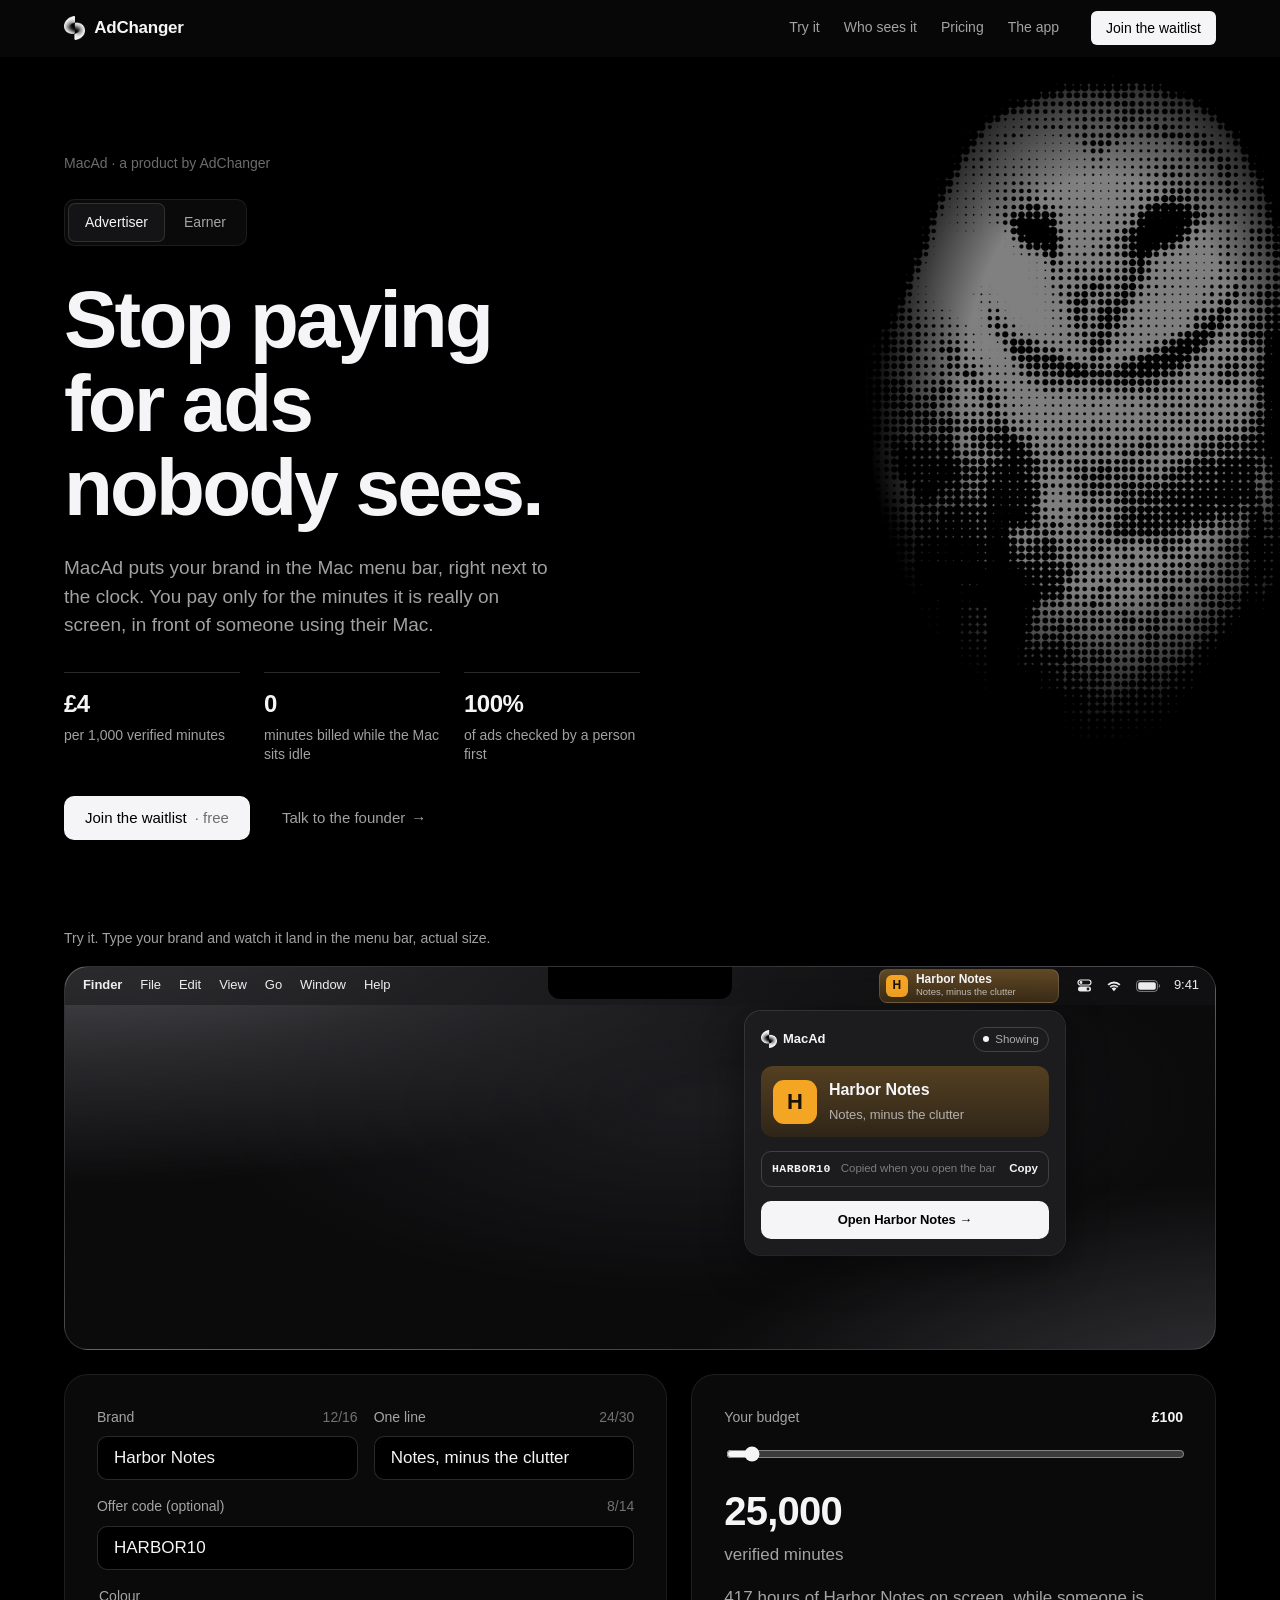
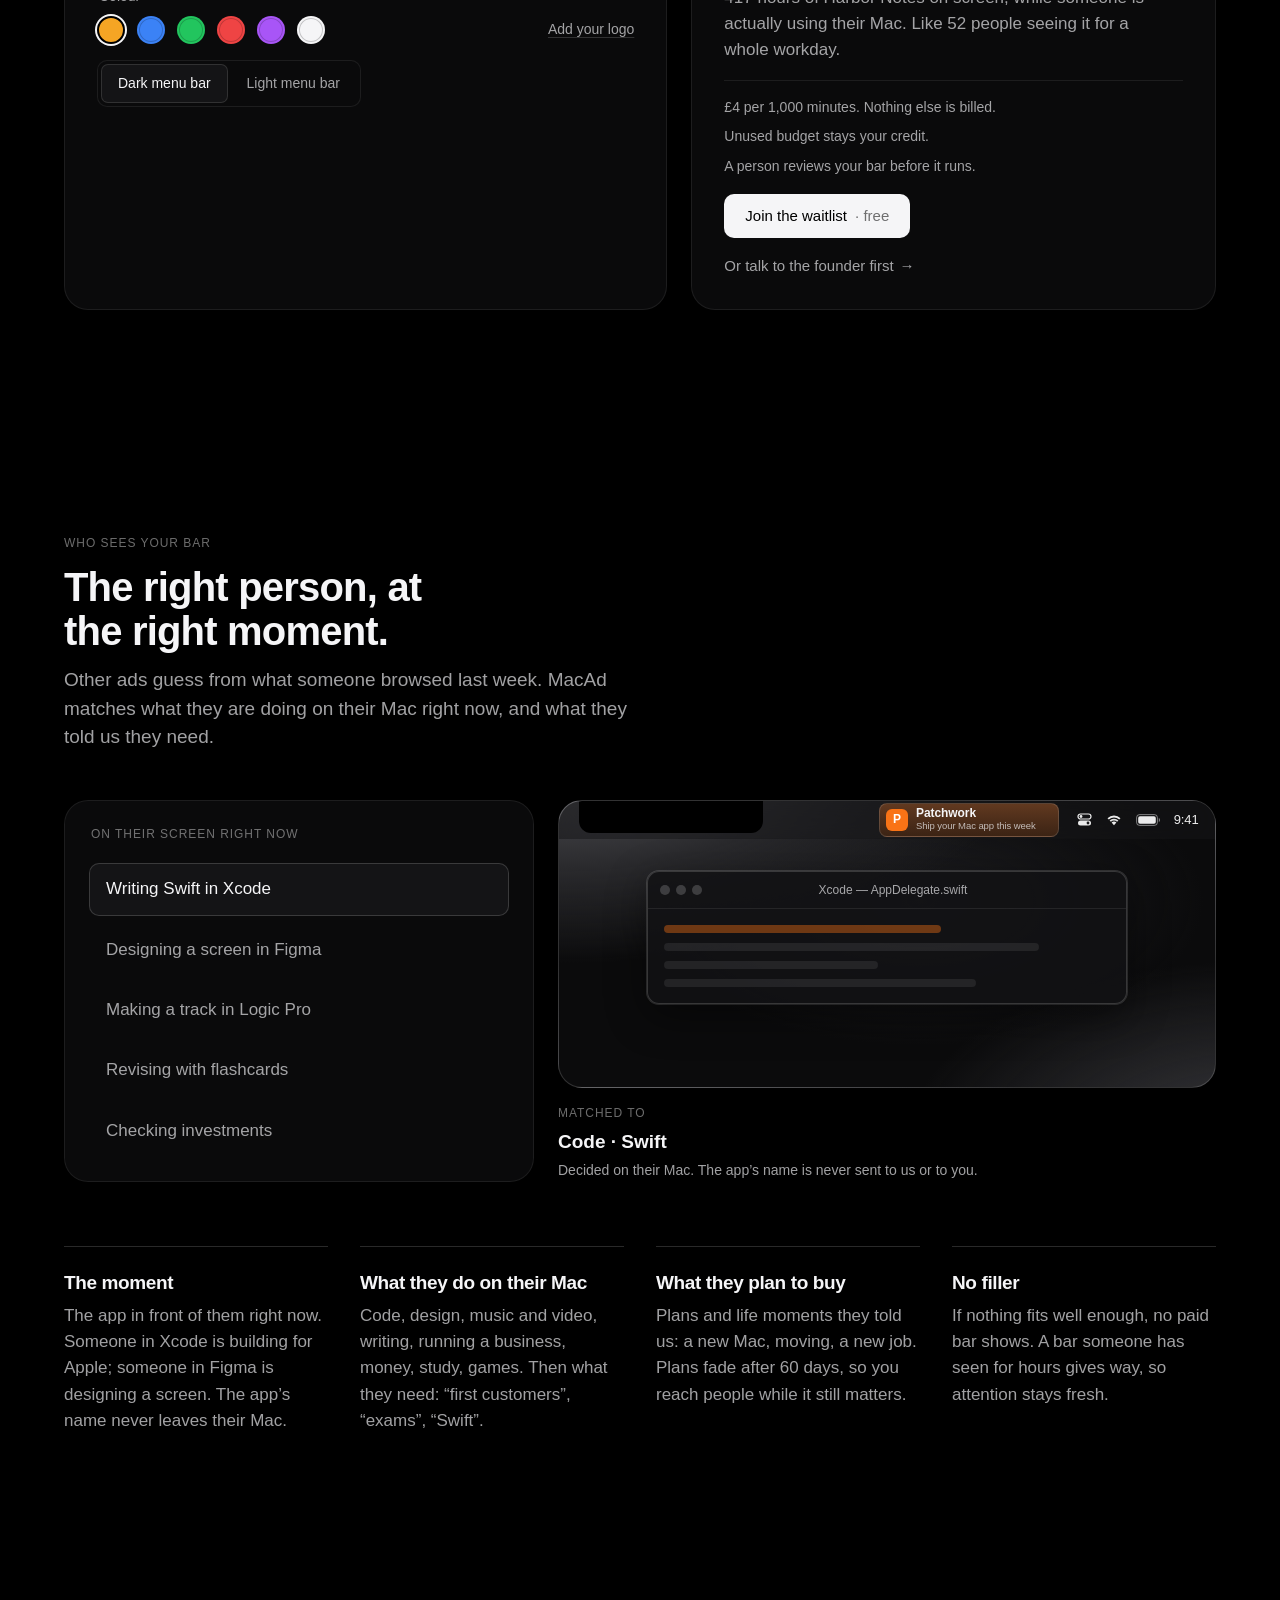
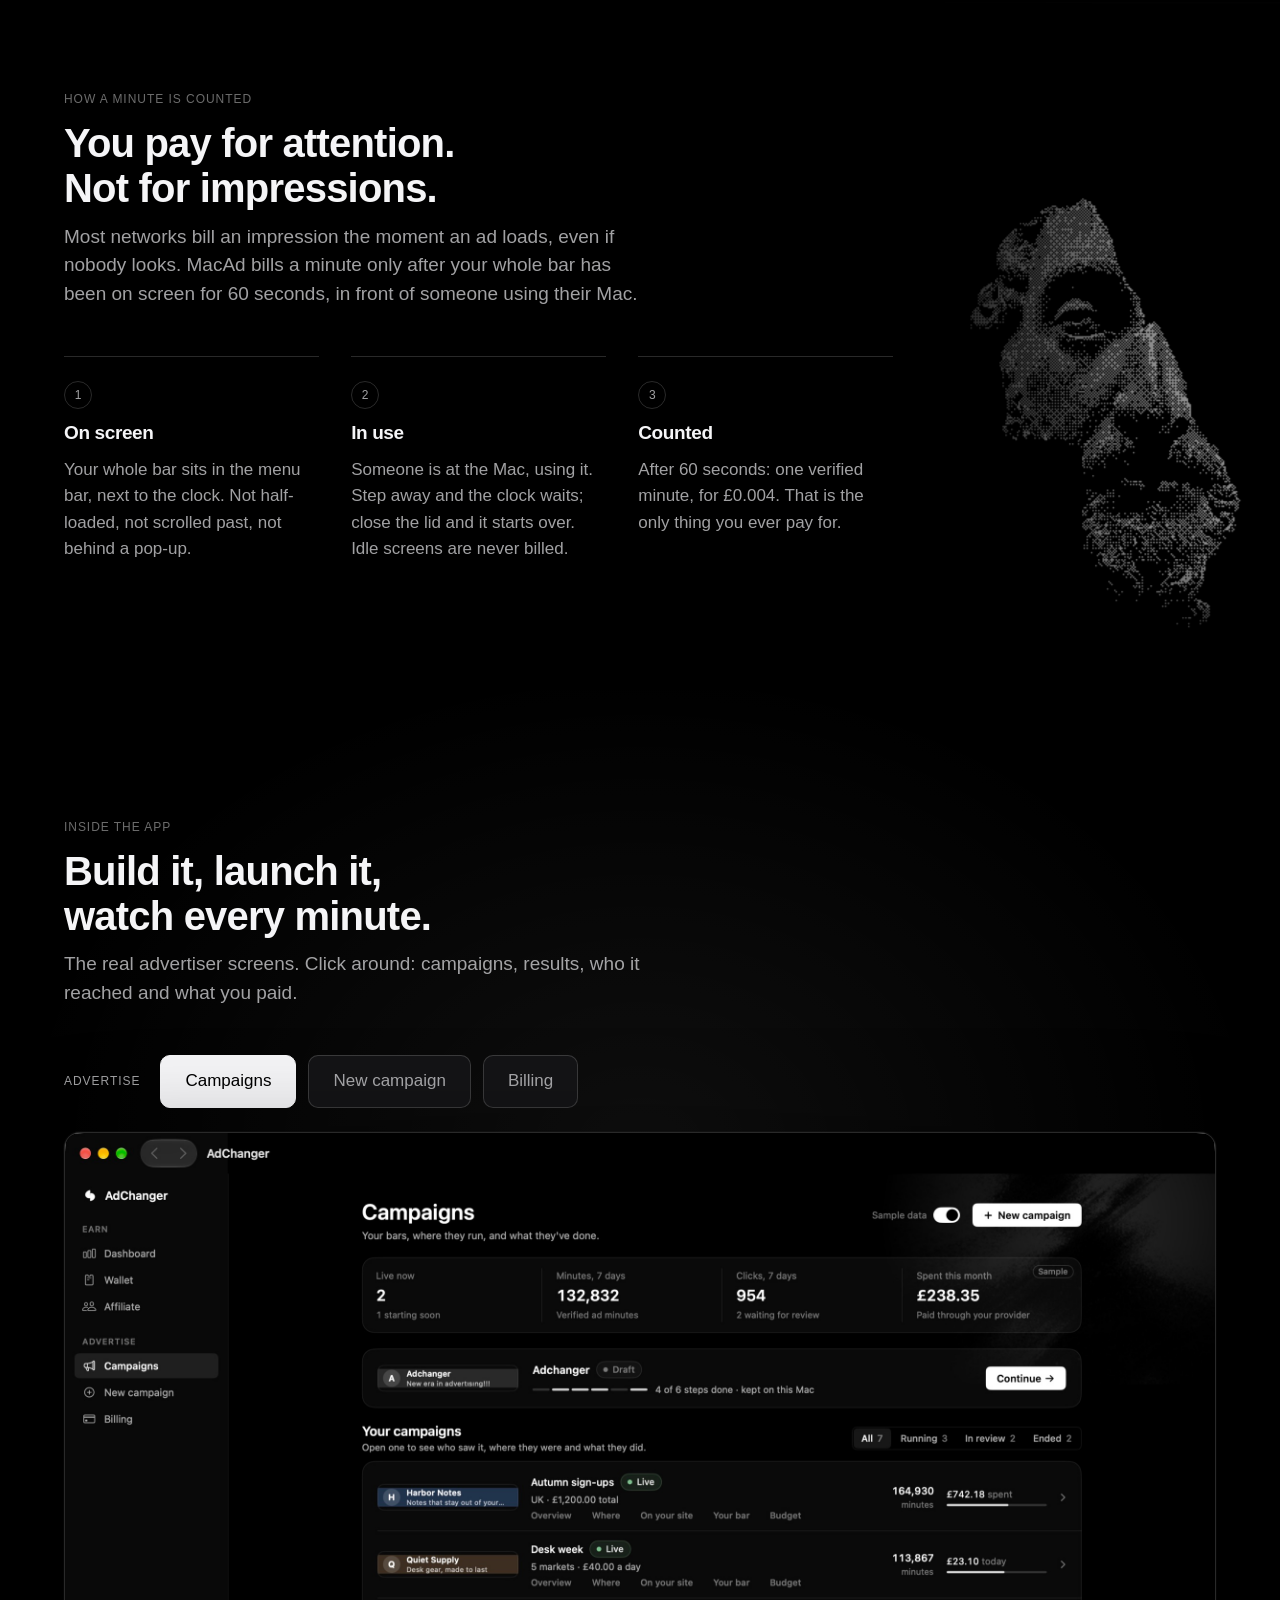
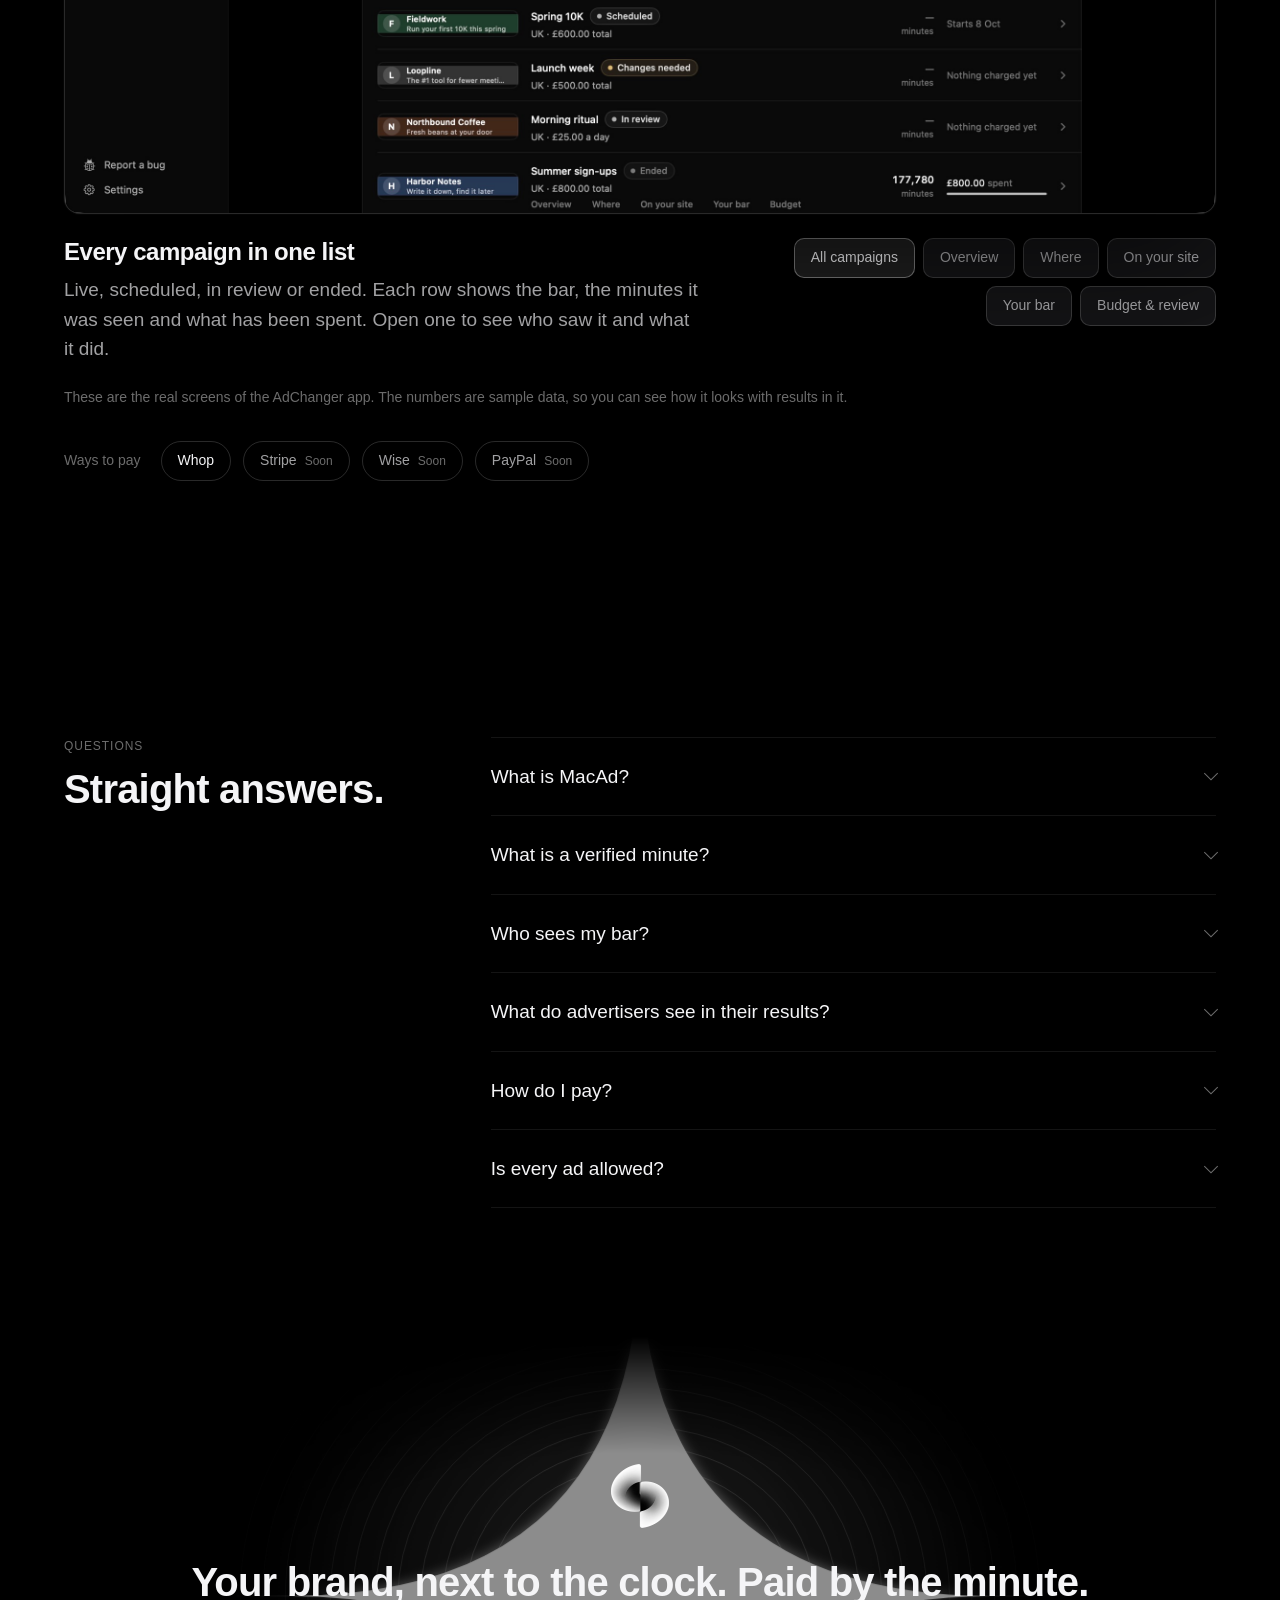
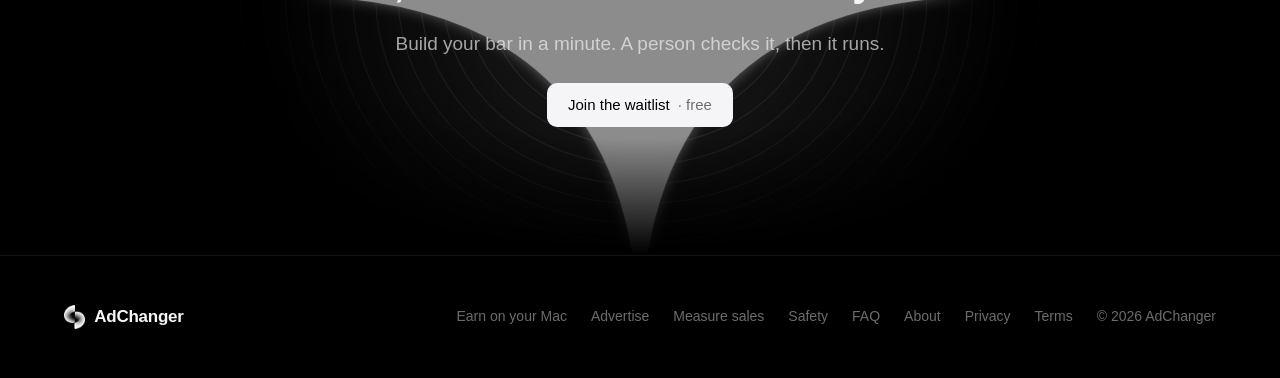
<file: index.html>
<!DOCTYPE html><html lang="en-GB"><head><meta charSet="utf-8"/><meta name="viewport" content="width=device-width, initial-scale=1"/><link rel="preload" as="image" href="/art/owl.jpg"/><link rel="preload" as="image" href="/brand/adchanger-mark.webp"/><link rel="preload" as="image" href="/app/campaigns.jpg"/><link rel="preload" as="image" href="/app/dashboard.jpg"/><link rel="stylesheet" href="/_next/static/chunks/3t2l9-1e_kfd4.css" data-precedence="next"/><link rel="preload" as="script" fetchPriority="low" href="/_next/static/chunks/3s6nzrbk-8mnv.js"/><script src="/_next/static/chunks/19mx3mg6lkumu.js" async=""></script><script src="/_next/static/chunks/3kmozkq6tgqnz.js" async=""></script><script src="/_next/static/chunks/1eh83f1trsv72.js" async=""></script><script src="/_next/static/chunks/turbopack-0ewssgmc2dw5s.js" async=""></script><script src="/_next/static/chunks/3fntmmi971322.js" async=""></script><script src="/_next/static/chunks/0-q-v4_mbfu19.js" async=""></script><script src="/_next/static/chunks/15qmzpprw47gu.js" async=""></script><script src="/_next/static/chunks/0ed0-jrqxzt59.js" async=""></script><script src="/_next/static/chunks/3r86wsry3wsb4.js" async=""></script><script src="/_next/static/chunks/2-pb2pmijsqud.js" async=""></script><meta name="theme-color" content="#000000"/><meta name="color-scheme" content="dark"/><title>AdChanger: ads in the Mac menu bar, paid per verified minute</title><meta name="description" content="MacAd puts one small ad in the Mac menu bar. Brands pay £4 per 1,000 verified minutes and Mac users keep 65% for showing it. It never sees your screen."/><meta name="keywords" content="AdChanger,MacAd,Mac menu bar ad,get paid to show ads on Mac,advertise on Mac,verified minute advertising"/><link rel="canonical" href="https://adchanger.net"/><meta name="google-site-verification" content="8yyIk7ToY5FC8Zqg0zk3n5A7R0QVBRUJBYZy6PHDLxA"/><meta property="og:title" content="AdChanger: ads in the Mac menu bar, paid per verified minute"/><meta property="og:description" content="MacAd puts one small ad in the Mac menu bar. Brands pay £4 per 1,000 verified minutes and Mac users keep 65% for showing it. It never sees your screen."/><meta property="og:url" content="https://adchanger.net"/><meta property="og:site_name" content="AdChanger"/><meta property="og:image" content="https://adchanger.net/opengraph-image.png?opengraph-image.0mc4waf9x-b7e.png"/><meta property="og:image:type" content="image/png"/><meta property="og:image:width" content="1200"/><meta property="og:image:height" content="630"/><meta property="og:type" content="website"/><meta name="twitter:card" content="summary_large_image"/><meta name="twitter:title" content="AdChanger: ads in the Mac menu bar, paid per verified minute"/><meta name="twitter:description" content="MacAd puts one small ad in the Mac menu bar. Brands pay £4 per 1,000 verified minutes and Mac users keep 65% for showing it. It never sees your screen."/><meta name="twitter:image" content="https://adchanger.net/opengraph-image.png?opengraph-image.0mc4waf9x-b7e.png"/><meta name="twitter:image:type" content="image/png"/><meta name="twitter:image:width" content="1200"/><meta name="twitter:image:height" content="630"/><link rel="icon" href="/favicon.ico?favicon.41wjr0k7-8p9p.ico" sizes="48x48" type="image/x-icon"/><link rel="icon" href="/icon.png?icon.1bfr6kqycistk.png" sizes="192x192" type="image/png"/><link rel="apple-touch-icon" href="/apple-icon.png?apple-icon.06wdrku8-lth7.png" sizes="180x180" type="image/png"/><script>document.documentElement.classList.add('js');if(new URLSearchParams(location.search).get('for')==='earner')document.documentElement.dataset.side='earner'</script><script type="application/ld+json">{"@context":"https://schema.org","@type":"Organization","@id":"https://adchanger.net/#organization","name":"AdChanger","url":"https://adchanger.net","logo":{"@type":"ImageObject","url":"https://adchanger.net/brand/adchanger-logo.png","width":512,"height":512},"email":"yigit@adchanger.net","foundingDate":"2026-09","foundingLocation":{"@type":"Place","name":"Istanbul, Türkiye"},"founder":{"@type":"Person","name":"Yiğit Ali Kurt"},"contactPoint":{"@type":"ContactPoint","email":"yigit@adchanger.net","contactType":"customer support","availableLanguage":["English","Turkish"]},"description":"AdChanger is a bootstrapped advertising startup founded in September 2026, building a native macOS platform around a new menu-bar ad surface. Its first product is MacAd."}</script><script type="application/ld+json">{"@context":"https://schema.org","@type":"WebSite","@id":"https://adchanger.net/#website","name":"AdChanger","url":"https://adchanger.net","description":"MacAd puts one small ad in the Mac menu bar. Brands pay £4 per 1,000 verified minutes and Mac users keep 65% for showing it. It never sees your screen.","inLanguage":"en-GB","publisher":{"@id":"https://adchanger.net/#organization"}}</script><script type="application/ld+json">{"@context":"https://schema.org","@type":"SoftwareApplication","@id":"https://adchanger.net/#app","name":"AdChanger","alternateName":"AdChanger for Mac","operatingSystem":"macOS 12 or later","applicationCategory":"BusinessApplication","applicationSubCategory":"Advertising","url":"https://adchanger.net","publisher":{"@id":"https://adchanger.net/#organization"},"isAccessibleForFree":true,"featureList":["MacAd: one small, quiet ad in the Mac menu bar that pays the person who shows it","Paid per verified minute: an ad counts after 60 seconds on screen while the Mac is in use","Advertisers pay £4, €5 or $6 per 1,000 verified minutes; 65% goes to the person showing the ad and 35% to AdChanger","Never sees the screen, keystrokes, microphone, camera, app contents or browsing history","Payments go through Whop (Stripe, Wise and PayPal coming soon); AdChanger never sees card details","A person reviews every ad before it runs"],"description":"MacAd puts one small ad in the Mac menu bar. Brands pay £4 per 1,000 verified minutes and Mac users keep 65% for showing it. It never sees your screen."}</script><script src="/_next/static/chunks/0cz1d0mv5g_q7.js" noModule=""></script></head><body><div hidden=""><!--$--><!--/$--></div><a class="skip-link" href="#main">Skip to content</a><header class="site-header" data-site-header="true"><div class="container site-header__inner"><a aria-label="AdChanger home" class="brand" href="/"><img alt="" loading="lazy" width="21" height="24" decoding="async" data-nimg="1" class="brand__mark" style="color:transparent;height:24px" src="/brand/adchanger-mark.webp"/><span class="brand__name">AdChanger</span></a><div class="site-header__nav"><nav class="site-header__links" aria-label="Sections"><a class="site-header__link" href="/#try">Try it</a><a class="site-header__link" href="/#reach" data-only="advertiser">Who sees it</a><a class="site-header__link" href="/#how" data-only="advertiser">Pricing</a><a class="site-header__link" href="/#results" data-only="advertiser">The app</a><a class="site-header__link" href="/#earn" data-only="earner">What you earn</a><a class="site-header__link" href="/#app" data-only="earner">The app</a><a class="site-header__link" href="/#privacy" data-only="earner">Privacy</a></nav><a class="button button--primary button--small" href="mailto:yigit@adchanger.net?subject=Waitlist%3A%20Download%20for%20Mac" title="Opens an email. We write back when the download is ready.">Join the waitlist</a></div></div></header><main id="main"><script type="application/ld+json">{"@context":"https://schema.org","@type":"FAQPage","mainEntity":[{"@type":"Question","name":"What is MacAd?","acceptedAnswer":{"@type":"Answer","text":"One small bar in the Mac menu bar, next to the clock, that shows your brand to people who chose to see ads and are paid for it. You build the bar, pick who sees it and pay only for verified minutes. MacAd is a product by AdChanger: you set it up in the AdChanger app."}},{"@type":"Question","name":"What is a verified minute?","acceptedAnswer":{"@type":"Answer","text":"A minute counts only after the ad has been on screen for 60 seconds while you are actually using your Mac. Step away and the clock waits. Close the lid and it starts over. Advertisers pay for verified minutes and nothing else."}},{"@type":"Question","name":"Who sees my bar?","acceptedAnswer":{"@type":"Answer","text":"People whose Mac fits your campaign: the countries and cities you pick, what they do on their Mac, what they are into and what they plan to buy, in words they chose themselves. On top, the moment: the app in front of them right now. If nothing fits well enough, no paid bar shows, so you never pay for filler."}},{"@type":"Question","name":"What do advertisers see in their results?","acceptedAnswer":{"@type":"Answer","text":"Verified minutes and spend, then how many people saw the bar, clicked it, reached your page and became customers. Results by place never single anyone out: places with fewer than 5 people are grouped together. You set a hard budget limit, and when it is used up the bar stops."}},{"@type":"Question","name":"How do I pay?","acceptedAnswer":{"@type":"Answer","text":"Through Whop, for now (Stripe, Wise and PayPal are coming soon). Whop takes the card, and AdChanger never sees it. You add your budget before a campaign runs; it is spent minute by minute, and whatever isn’t spent stays your credit."}},{"@type":"Question","name":"Is every ad allowed?","acceptedAnswer":{"@type":"Answer","text":"A person reviews every bar, its link and the page it opens before it runs. Gambling, adult content and prescription drugs are never shown, and sensitive subjects get a closer look."}},{"@type":"Question","name":"What is AdChanger?","acceptedAnswer":{"@type":"Answer","text":"AdChanger is a Mac app that puts one small, quiet ad in your menu bar and pays you for every minute it is seen. Businesses use the same app to build the ad, choose who sees it and pay only for verified minutes. Its first product is MacAd, the ad in the menu bar."}},{"@type":"Question","name":"How much can I earn?","acceptedAnswer":{"@type":"Answer","text":"An advertiser pays £4 for 1,000 verified minutes (€5 or $6 in euros and dollars), and you keep 65% of that: £2.60 per 1,000 minutes. With someone’s affiliate code you keep 70%, they get 5% and AdChanger keeps 25%. An 8-hour day with an ad running the whole time comes to about £1.25. What you really earn depends on the ads running for your country and how long your Mac is awake and in use, so we promise no fixed number."}},{"@type":"Question","name":"Is AdChanger safe?","acceptedAnswer":{"@type":"Answer","text":"It is built to see as little as possible. To count a minute, MacAd only checks whether your Mac is awake and in use. It never sees your screen, what you type, your microphone or camera, what is inside your apps or your browsing history, and it needs no Accessibility or screen-recording permission. You can pause, snooze or stop it at any time, and a person reviews every ad before it runs."}},{"@type":"Question","name":"How do I get paid?","acceptedAnswer":{"@type":"Answer","text":"Through Whop, for now (Stripe, Wise and PayPal are coming soon). Each minute’s earnings wait 3 days, then you can withdraw from £10, as often as you like. Whop checks your ID once and keeps your bank details; AdChanger never sees them."}},{"@type":"Question","name":"What is a verified minute?","acceptedAnswer":{"@type":"Answer","text":"A minute counts only after the ad has been on screen for 60 seconds while you are actually using your Mac. Step away and the clock waits. Close the lid and it starts over. Advertisers pay for verified minutes and nothing else."}},{"@type":"Question","name":"Who can use it, and where?","acceptedAnswer":{"@type":"Answer","text":"Anyone with a Mac, in any country, can earn; an ad only shows in the countries its advertiser picked. Advertisers can run ads anywhere in the world. The UK is our first market."}},{"@type":"Question","name":"Can I turn it off?","acceptedAnswer":{"@type":"Answer","text":"Always. Pause it, snooze it, or stop it from the menu bar. You never need to uninstall anything."}},{"@type":"Question","name":"When can I download it?","acceptedAnswer":{"@type":"Answer","text":"Soon. The Mac app is being built now, and the download will be right here the day it’s ready."}}]}</script><section class="hero"><div class="hero__art hero__art--owl" aria-hidden="true" data-only="advertiser"><img alt="" width="683" height="1024" decoding="async" data-nimg="1" style="color:transparent" src="/art/owl.jpg"/></div><div class="hero__art" aria-hidden="true" data-scroll="true" data-only="earner"><img alt="" loading="lazy" width="900" height="1599" decoding="async" data-nimg="1" style="color:transparent" src="/art/moths.webp"/></div><div class="container hero__inner enter"><p class="hero__kicker">MacAd <span>· a product by AdChanger</span></p><div class="hero__copy"><fieldset class="worth__currencies hero__switch"><legend class="visually-hidden">Show the page for</legend><button type="button" class="worth__currency" aria-pressed="true">Advertiser</button><button type="button" class="worth__currency" aria-pressed="false">Earner</button></fieldset><div class="hero__swap" data-for="advertiser"><h1 class="hero__title">Stop paying for ads nobody sees.</h1><p class="hero__lead">MacAd puts your brand in the Mac menu bar, right next to the clock. You pay only for the minutes it is really on screen, in front of someone using their Mac.</p><ul class="hero__stats"><li><strong>£4</strong><span>per 1,000 verified minutes</span></li><li><strong>0</strong><span>minutes billed while the Mac sits idle</span></li><li><strong>100%</strong><span>of ads checked by a person first</span></li></ul><div class="hero__actions"><a class="button button--primary" href="mailto:yigit@adchanger.net?subject=Waitlist%3A%20Build%20your%20bar" title="Opens an email. We write back when the download is ready.">Join the waitlist <span class="button__note">· free</span></a><a class="text-link text-link--arrow" href="mailto:yigit@adchanger.net?subject=MacAd">Talk to the founder</a></div></div></div><div class="hero__demo" id="try" data-for="advertiser"><p class="hero__try">Try it. Type your brand and watch it land in the menu bar, actual size.</p><div class="builder" style="--brand:#f5a524;--brand-ink:#1a1205"><div class="menubar-demo__stage builder__stage" data-tone="dark"><div class="menubar" data-tone="dark" data-state="running"><div class="menubar__left" aria-hidden="true"><strong>Finder</strong><span>File</span><span>Edit</span><span>View</span><span>Go</span><span>Window</span><span>Help</span></div><div class="menubar__notch" aria-hidden="true"></div><div class="menubar__right"><div class="mac-ad-slot"><button type="button" class="sponsor-bar" aria-expanded="true" aria-controls="_R_2lidbtb_-pop" aria-label="Harbor Notes: Notes, minus the clutter. Your bar, actual size. Click to open what people see."><span class="sponsor-tile" aria-hidden="true">H</span><span class="mac-ad__text" aria-hidden="true"><span class="mac-ad__name">Harbor Notes</span><span class="mac-ad__copy">Notes, minus the clutter</span></span></button><div class="popover" id="_R_2lidbtb_-pop" data-open="true"><div class="popover__header"><span class="popover__app"><img alt="" loading="eager" width="16" height="18" decoding="async" data-nimg="1" class="brand__mark" style="color:transparent;height:18px" src="/brand/adchanger-mark.webp"/>MacAd</span><span class="popover__badge popover__badge--status" data-state="running">Showing</span></div><div class="offer"><span class="sponsor-tile sponsor-tile--large" aria-hidden="true">H</span><span><strong>Harbor Notes</strong><span>Notes, minus the clutter</span></span></div><div class="offer__code"><b>HARBOR10</b><span>Copied when you open the bar</span><button type="button">Copy</button></div><span class="offer__visit">Open <!-- -->Harbor Notes<!-- --> →</span></div></div><span class="menubar__icons" aria-hidden="true"><svg aria-hidden="true" width="15" height="15" viewBox="0 0 15 15" fill="none"><rect x="1" y="2" width="13" height="5" rx="2.5" stroke="currentColor" stroke-width="1.2"></rect><circle cx="4" cy="4.5" r="1.4" fill="currentColor"></circle><rect x="1" y="8.5" width="13" height="5" rx="2.5" fill="currentColor"></rect><circle cx="11" cy="11" r="1.4" fill="var(--menubar-bg-solid, #1a1a1c)"></circle></svg><svg aria-hidden="true" width="16" height="13" viewBox="0 0 16 13" fill="currentColor"><path d="M8 12.2 5.6 9.6a3.4 3.4 0 0 1 4.8 0L8 12.2Z"></path><path d="M3.6 7.5a6.2 6.2 0 0 1 8.8 0l-1.3 1.3a4.4 4.4 0 0 0-6.2 0L3.6 7.5Z" fill-opacity="0.95"></path><path d="M1.5 5.3a9.2 9.2 0 0 1 13 0l-1.3 1.3a7.4 7.4 0 0 0-10.4 0L1.5 5.3Z"></path></svg><svg aria-hidden="true" width="24" height="12" viewBox="0 0 24 12" fill="none"><rect x="0.6" y="0.6" width="20.8" height="10.8" rx="3" stroke="currentColor" stroke-opacity="0.5"></rect><rect x="2.2" y="2.2" width="17.6" height="7.6" rx="1.8" fill="currentColor"></rect><path d="M22.8 4v4c.7-.2 1.2-1 1.2-2s-.5-1.8-1.2-2Z" fill="currentColor" fill-opacity="0.5"></path></svg></span><span class="menubar__time" aria-hidden="true">9:41</span></div></div></div><div class="builder__panel"><form class="builder__fields"><div class="builder__field"><label for="_R_2lidbtb_-name">Brand<span>12<!-- -->/<!-- -->16</span></label><input id="_R_2lidbtb_-name" maxLength="16" autoComplete="off" spellCheck="false" value="Harbor Notes"/></div><div class="builder__field"><label for="_R_2lidbtb_-line">One line<span>24<!-- -->/<!-- -->30</span></label><input id="_R_2lidbtb_-line" maxLength="30" autoComplete="off" spellCheck="false" value="Notes, minus the clutter"/></div><div class="builder__field"><label for="_R_2lidbtb_-code">Offer code (optional)<span>8<!-- -->/<!-- -->14</span></label><input id="_R_2lidbtb_-code" maxLength="14" autoComplete="off" spellCheck="false" value="HARBOR10"/></div><fieldset class="builder__swatches"><legend>Colour</legend><button type="button" aria-label="Amber" aria-pressed="true" style="background:#f5a524"></button><button type="button" aria-label="Blue" aria-pressed="false" style="background:#3b82f6"></button><button type="button" aria-label="Green" aria-pressed="false" style="background:#22c55e"></button><button type="button" aria-label="Red" aria-pressed="false" style="background:#ef4444"></button><button type="button" aria-label="Violet" aria-pressed="false" style="background:#a855f7"></button><button type="button" aria-label="White" aria-pressed="false" style="background:#f5f5f7"></button><label class="builder__logo"><input type="file" accept="image/*"/>Add your logo</label></fieldset><fieldset class="worth__currencies builder__tone"><legend class="visually-hidden">Menu bar</legend><button type="button" class="worth__currency" aria-pressed="true">Dark menu bar</button><button type="button" class="worth__currency" aria-pressed="false">Light menu bar</button></fieldset></form><div class="builder__budget"><label for="_R_2lidbtb_-budget">Your budget <output>£100</output></label><input id="_R_2lidbtb_-budget" type="range" min="20" max="2000" step="20" value="100"/><p class="builder__minutes" aria-live="polite"><strong>25,000</strong> verified minutes</p><p class="builder__plain">417<!-- --> hours of <!-- -->Harbor Notes<!-- --> on screen, while someone is actually using their Mac. Like <!-- -->52<!-- --> people seeing it for a whole workday.</p><ul class="builder__terms"><li>£<!-- -->4<!-- --> per 1,000 minutes. Nothing else is billed.</li><li>Unused budget stays your credit.</li><li>A person reviews your bar before it runs.</li></ul><a class="button button--primary" href="mailto:yigit@adchanger.net?subject=Waitlist%3A%20Put%20Harbor%20Notes%20in%20the%20menu%20bar" title="Opens an email. We write back when the download is ready.">Join the waitlist <span class="button__note">· free</span></a><a class="text-link text-link--arrow" href="mailto:yigit@adchanger.net?subject=MacAd%20for%20Harbor%20Notes">Or talk to the founder first</a></div></div></div></div></div></section><section class="section chapter" id="reach" data-only="advertiser"><div class="container"><div class="chapter__head"><p class="eyebrow reveal">Who sees your bar</p><h2 class="reveal" style="--reveal-delay:80ms">The right person, at the right moment.</h2><p class="lead reveal" style="--reveal-delay:160ms">Other ads guess from what someone browsed last week. MacAd matches what they are doing on their Mac right now, and what they told us they need.</p></div><div class="reveal reveal--block" style="--reveal-delay:200ms"><div class="moment" style="--brand:#f97316;--brand-ink:#fff"><fieldset class="moment__doing"><legend>On their screen right now</legend><button type="button" aria-pressed="true">Writing Swift in Xcode</button><button type="button" aria-pressed="false">Designing a screen in Figma</button><button type="button" aria-pressed="false">Making a track in Logic Pro</button><button type="button" aria-pressed="false">Revising with flashcards</button><button type="button" aria-pressed="false">Checking investments</button></fieldset><div class="moment__result"><div class="menubar-demo__stage moment__stage"><div class="menubar" data-tone="dark" data-state="running"><div class="menubar__left" aria-hidden="true"><strong>Xcode</strong><span>File</span><span>Edit</span><span>View</span><span>Go</span><span>Window</span><span>Help</span></div><div class="menubar__notch" aria-hidden="true"></div><div class="menubar__right"><div class="mac-ad-slot"><span class="sponsor-bar moment__bar" style="--brand:#f97316;--brand-ink:#fff"><span class="sponsor-tile" aria-hidden="true">P</span><span class="mac-ad__text"><span class="mac-ad__name">Patchwork</span><span class="mac-ad__copy">Ship your Mac app this week</span></span></span></div><span class="menubar__icons" aria-hidden="true"><svg aria-hidden="true" width="15" height="15" viewBox="0 0 15 15" fill="none"><rect x="1" y="2" width="13" height="5" rx="2.5" stroke="currentColor" stroke-width="1.2"></rect><circle cx="4" cy="4.5" r="1.4" fill="currentColor"></circle><rect x="1" y="8.5" width="13" height="5" rx="2.5" fill="currentColor"></rect><circle cx="11" cy="11" r="1.4" fill="var(--menubar-bg-solid, #1a1a1c)"></circle></svg><svg aria-hidden="true" width="16" height="13" viewBox="0 0 16 13" fill="currentColor"><path d="M8 12.2 5.6 9.6a3.4 3.4 0 0 1 4.8 0L8 12.2Z"></path><path d="M3.6 7.5a6.2 6.2 0 0 1 8.8 0l-1.3 1.3a4.4 4.4 0 0 0-6.2 0L3.6 7.5Z" fill-opacity="0.95"></path><path d="M1.5 5.3a9.2 9.2 0 0 1 13 0l-1.3 1.3a7.4 7.4 0 0 0-10.4 0L1.5 5.3Z"></path></svg><svg aria-hidden="true" width="24" height="12" viewBox="0 0 24 12" fill="none"><rect x="0.6" y="0.6" width="20.8" height="10.8" rx="3" stroke="currentColor" stroke-opacity="0.5"></rect><rect x="2.2" y="2.2" width="17.6" height="7.6" rx="1.8" fill="currentColor"></rect><path d="M22.8 4v4c.7-.2 1.2-1 1.2-2s-.5-1.8-1.2-2Z" fill="currentColor" fill-opacity="0.5"></path></svg></span><span class="menubar__time" aria-hidden="true">9:41</span></div></div><div class="moment__window" aria-hidden="true"><div class="moment__titlebar"><i></i><i></i><i></i><span>Xcode<!-- --> — <!-- -->AppDelegate.swift</span></div><div class="moment__lines"><b></b><b></b><b></b><b></b></div></div></div><p class="moment__why" aria-live="polite"><span>Matched to</span> <!-- -->Code · Swift<small>Decided on their Mac. The app’s name is never sent to us or to you.</small></p></div></div></div><ul class="reach"><li class="reveal" style="--reveal-delay:0ms"><h3>The moment</h3><p>The app in front of them right now. Someone in Xcode is building for Apple; someone in Figma is designing a screen. The app’s name never leaves their Mac.</p></li><li class="reveal" style="--reveal-delay:80ms"><h3>What they do on their Mac</h3><p>Code, design, music and video, writing, running a business, money, study, games. Then what they need: “first customers”, “exams”, “Swift”.</p></li><li class="reveal" style="--reveal-delay:160ms"><h3>What they plan to buy</h3><p>Plans and life moments they told us: a new Mac, moving, a new job. Plans fade after 60 days, so you reach people while it still matters.</p></li><li class="reveal" style="--reveal-delay:240ms"><h3>No filler</h3><p>If nothing fits well enough, no paid bar shows. A bar someone has seen for hours gives way, so attention stays fresh.</p></li></ul></div></section><section class="section chapter chapter--minute" id="how" data-only="advertiser"><div class="container"><div class="minute__art minute__art--advertiser" aria-hidden="true" data-scroll="true"><img alt="" loading="lazy" width="736" height="1308" decoding="async" data-nimg="1" style="color:transparent" src="/art/statue.jpg"/></div><div class="chapter__head"><p class="eyebrow reveal">How a minute is counted</p><h2 class="reveal" style="--reveal-delay:80ms">You pay for attention. Not for impressions.</h2><p class="lead reveal" style="--reveal-delay:160ms">Most networks bill an impression the moment an ad loads, even if nobody looks. MacAd bills a minute only after your whole bar has been on screen for 60 seconds, in front of someone using their Mac.</p></div><ol class="how"><li class="reveal" style="--reveal-delay:0ms"><span class="how__step">1</span><h3>On screen</h3><p>Your whole bar sits in the menu bar, next to the clock. Not half-loaded, not scrolled past, not behind a pop-up.</p></li><li class="reveal" style="--reveal-delay:90ms"><span class="how__step">2</span><h3>In use</h3><p>Someone is at the Mac, using it. Step away and the clock waits; close the lid and it starts over. Idle screens are never billed.</p></li><li class="reveal" style="--reveal-delay:180ms"><span class="how__step">3</span><h3>Counted</h3><p>After 60 seconds: one verified minute, for £0.004. That is the only thing you ever pay for.</p></li></ol></div></section><section class="section chapter chapter--app" id="results" data-only="advertiser"><div class="container"><div class="chapter__head"><p class="eyebrow reveal">Inside the app</p><h2 class="reveal" style="--reveal-delay:80ms">Build it, launch it, watch every minute.</h2><p class="lead reveal" style="--reveal-delay:160ms">The real advertiser screens. Click around: campaigns, results, who it reached and what you paid.</p></div><div class="reveal reveal--block" style="--reveal-delay:200ms"><div class="showcase"><fieldset class="showcase__nav"><legend class="visually-hidden">Pages of the AdChanger app</legend><div class="showcase__group"><span class="showcase__grouplabel">Advertise</span><button class="showcase__pill" type="button" aria-pressed="true">Campaigns</button><button class="showcase__pill" type="button" aria-pressed="false">New campaign</button><button class="showcase__pill" type="button" aria-pressed="false">Billing</button></div></fieldset><div class="showcase__window"><img class="showcase__layer" data-active="true" src="/app/campaigns.jpg" width="2400" height="1422" alt="The Campaigns page: totals for the week and a list of campaigns with their state, verified minutes and spend." decoding="async" draggable="false"/><img class="showcase__layer" data-active="false" width="2400" height="1422" alt="" aria-hidden="true" decoding="async" draggable="false"/><img class="showcase__layer" data-active="false" width="2400" height="1422" alt="" aria-hidden="true" decoding="async" draggable="false"/><img class="showcase__layer" data-active="false" width="2400" height="1422" alt="" aria-hidden="true" decoding="async" draggable="false"/><img class="showcase__layer" data-active="false" width="2400" height="1422" alt="" aria-hidden="true" decoding="async" draggable="false"/><img class="showcase__layer" data-active="false" width="2400" height="1422" alt="" aria-hidden="true" decoding="async" draggable="false"/><img class="showcase__layer" data-active="false" width="2400" height="1422" alt="" aria-hidden="true" decoding="async" draggable="false"/><img class="showcase__layer" data-active="false" width="2400" height="1422" alt="" aria-hidden="true" decoding="async" draggable="false"/><img class="showcase__layer" data-active="false" width="2400" height="1422" alt="" aria-hidden="true" decoding="async" draggable="false"/><img class="showcase__layer" data-active="false" width="2400" height="1422" alt="" aria-hidden="true" decoding="async" draggable="false"/><div class="showcase__hotspots"><button class="showcase__hotspot showcase__hotspot--nav" type="button" style="left:0.8%;top:32.3%;width:12.6%;height:3.8%" aria-label="Campaigns" tabindex="-1"></button><button class="showcase__hotspot showcase__hotspot--nav" type="button" style="left:0.8%;top:36.2%;width:12.6%;height:3.8%" aria-label="New campaign" tabindex="-1"></button><button class="showcase__hotspot showcase__hotspot--nav" type="button" style="left:0.8%;top:40%;width:12.6%;height:3.8%" aria-label="Billing" tabindex="-1"></button><button class="showcase__hotspot showcase__hotspot--row" type="button" style="left:25.8%;top:48.9%;width:62.6%;height:9.3%" aria-label="Open Autumn sign-ups" tabindex="-1"></button><button class="showcase__hotspot showcase__hotspot--row" type="button" style="left:25.8%;top:58.7%;width:62.6%;height:9.3%" aria-label="Open Desk week" tabindex="-1"></button><button class="showcase__hotspot showcase__hotspot--row" type="button" style="left:78.9%;top:10.5%;width:9.5%;height:3.4%" aria-label="New campaign" tabindex="-1"></button></div></div><div class="showcase__caption"><div class="showcase__text"><h3>Every campaign in one list</h3><p>Live, scheduled, in review or ended. Each row shows the bar, the minutes it was seen and what has been spent. Open one to see who saw it and what it did.</p></div><fieldset class="showcase__tabs"><legend class="visually-hidden">Screens in this part of the app</legend><button class="showcase__tab" type="button" aria-pressed="true">All campaigns</button><button class="showcase__tab" type="button" aria-pressed="false">Overview</button><button class="showcase__tab" type="button" aria-pressed="false">Where</button><button class="showcase__tab" type="button" aria-pressed="false">On your site</button><button class="showcase__tab" type="button" aria-pressed="false">Your bar</button><button class="showcase__tab" type="button" aria-pressed="false">Budget &amp; review</button></fieldset></div><p class="showcase__note">These are the real screens of the AdChanger app. The numbers are sample data, so you can see how it looks with results in it.</p></div></div><div class="reveal reveal--block" style="--reveal-delay:240ms"><ul class="worth__methods" aria-label="Payment methods"><li class="worth__methodlabel">Ways to pay</li><li class="worth__method">Whop</li><li class="worth__method worth__method--soon">Stripe<!-- --> <small>Soon</small></li><li class="worth__method worth__method--soon">Wise<!-- --> <small>Soon</small></li><li class="worth__method worth__method--soon">PayPal<!-- --> <small>Soon</small></li></ul></div></div></section><section class="section chapter" id="faq" data-only="advertiser"><div class="container faq-layout"><div class="faq-layout__head"><p class="eyebrow reveal">Questions</p><h2 class="reveal" style="--reveal-delay:80ms">Straight answers.</h2></div><div class="reveal reveal--block" style="--reveal-delay:160ms"><div class="faq"><details class="faq__item"><summary class="faq__question">What is MacAd?</summary><div class="faq__answer">One small bar in the Mac menu bar, next to the clock, that shows your brand to people who chose to see ads and are paid for it. You build the bar, pick who sees it and pay only for verified minutes. MacAd is a product by AdChanger: you set it up in the AdChanger app.</div></details><details class="faq__item"><summary class="faq__question">What is a verified minute?</summary><div class="faq__answer">A minute counts only after the ad has been on screen for 60 seconds while you are actually using your Mac. Step away and the clock waits. Close the lid and it starts over. Advertisers pay for verified minutes and nothing else.</div></details><details class="faq__item"><summary class="faq__question">Who sees my bar?</summary><div class="faq__answer">People whose Mac fits your campaign: the countries and cities you pick, what they do on their Mac, what they are into and what they plan to buy, in words they chose themselves. On top, the moment: the app in front of them right now. If nothing fits well enough, no paid bar shows, so you never pay for filler.</div></details><details class="faq__item"><summary class="faq__question">What do advertisers see in their results?</summary><div class="faq__answer">Verified minutes and spend, then how many people saw the bar, clicked it, reached your page and became customers. Results by place never single anyone out: places with fewer than 5 people are grouped together. You set a hard budget limit, and when it is used up the bar stops.</div></details><details class="faq__item"><summary class="faq__question">How do I pay?</summary><div class="faq__answer">Through Whop, for now (Stripe, Wise and PayPal are coming soon). Whop takes the card, and AdChanger never sees it. You add your budget before a campaign runs; it is spent minute by minute, and whatever isn’t spent stays your credit.</div></details><details class="faq__item"><summary class="faq__question">Is every ad allowed?</summary><div class="faq__answer">A person reviews every bar, its link and the page it opens before it runs. Gambling, adult content and prescription drugs are never shown, and sensitive subjects get a closer look.</div></details></div></div></div></section><section class="section closing" data-only="advertiser"><div class="backdrop backdrop--burst" aria-hidden="true" data-scroll="true"><div class="backdrop__flare" aria-hidden="true"><svg class="flare__base" viewBox="0 0 800 800" focusable="false" role="presentation"><defs><radialGradient id="flare-glow"><stop offset="0" stop-color="#fff" stop-opacity="0.55"></stop><stop offset="0.35" stop-color="#fff" stop-opacity="0.14"></stop><stop offset="1" stop-color="#fff" stop-opacity="0"></stop></radialGradient><linearGradient id="flare-spike-h" x1="0" x2="1"><stop offset="0" stop-color="#fff" stop-opacity="0"></stop><stop offset="0.5" stop-color="#fff" stop-opacity="1"></stop><stop offset="1" stop-color="#fff" stop-opacity="0"></stop></linearGradient><linearGradient id="flare-spike-v" x1="0" x2="0" y1="0" y2="1"><stop offset="0" stop-color="#fff" stop-opacity="0"></stop><stop offset="0.5" stop-color="#fff" stop-opacity="1"></stop><stop offset="1" stop-color="#fff" stop-opacity="0"></stop></linearGradient><filter id="flare-soften" x="-20%" y="-20%" width="140%" height="140%"><feGaussianBlur stdDeviation="6"></feGaussianBlur></filter></defs><circle cx="400" cy="400" r="380" fill="url(#flare-glow)"></circle><g filter="url(#flare-soften)" opacity="0.6"><path d="M400 60 Q402.5 397.5 740 400 Q402.5 402.5 400 740 Q397.5 402.5 60 400 Q397.5 397.5 400 60Z" fill="#fff"></path></g><path d="M400 60 Q402.5 397.5 740 400 Q402.5 402.5 400 740 Q397.5 402.5 60 400 Q397.5 397.5 400 60Z" fill="#fff"></path><rect x="0" y="399.4" width="800" height="1.2" fill="url(#flare-spike-h)" opacity="0.8"></rect><rect x="399.4" y="0" width="1.2" height="800" fill="url(#flare-spike-v)" opacity="0.6"></rect></svg><svg class="flare__rings" viewBox="0 0 800 800" focusable="false" role="presentation" fill="none" stroke="#fff"><ellipse cx="400" cy="400" rx="60" ry="51.6" stroke-width="0.7" stroke-opacity="0.42"></ellipse><ellipse cx="400" cy="400" rx="82" ry="70.52" stroke-width="0.7" stroke-opacity="0.39399999999999996"></ellipse><ellipse cx="400" cy="400" rx="104" ry="89.44" stroke-width="0.7" stroke-opacity="0.368"></ellipse><ellipse cx="400" cy="400" rx="126" ry="108.36" stroke-width="0.7" stroke-opacity="0.34199999999999997"></ellipse><ellipse cx="400" cy="400" rx="148" ry="127.28" stroke-width="0.7" stroke-opacity="0.316"></ellipse><ellipse cx="400" cy="400" rx="170" ry="146.2" stroke-width="0.7" stroke-opacity="0.29"></ellipse><ellipse cx="400" cy="400" rx="192" ry="165.12" stroke-width="0.7" stroke-opacity="0.264"></ellipse><ellipse cx="400" cy="400" rx="214" ry="184.04" stroke-width="0.7" stroke-opacity="0.238"></ellipse><ellipse cx="400" cy="400" rx="236" ry="202.96" stroke-width="0.7" stroke-opacity="0.212"></ellipse><ellipse cx="400" cy="400" rx="258" ry="221.88" stroke-width="0.7" stroke-opacity="0.186"></ellipse><ellipse cx="400" cy="400" rx="280" ry="240.79999999999998" stroke-width="0.7" stroke-opacity="0.15999999999999998"></ellipse><ellipse cx="400" cy="400" rx="302" ry="259.71999999999997" stroke-width="0.7" stroke-opacity="0.134"></ellipse><ellipse cx="400" cy="400" rx="324" ry="278.64" stroke-width="0.7" stroke-opacity="0.10799999999999998"></ellipse><ellipse cx="400" cy="400" rx="346" ry="297.56" stroke-width="0.7" stroke-opacity="0.08200000000000002"></ellipse><ellipse cx="400" cy="400" rx="368" ry="316.48" stroke-width="0.7" stroke-opacity="0.055999999999999994"></ellipse><ellipse cx="400" cy="400" rx="390" ry="335.4" stroke-width="0.7" stroke-opacity="0.05"></ellipse></svg></div></div><div class="container closing__inner"><div class="reveal reveal--block"><img alt="" loading="lazy" width="57" height="64" decoding="async" data-nimg="1" class="brand__mark closing__mark" style="color:transparent;height:64px" src="/brand/adchanger-mark.webp"/></div><h2 class="reveal reveal--block" style="--reveal-delay:90ms">Your brand, next to the clock. Paid by the minute.</h2><p class="reveal reveal--block" style="--reveal-delay:180ms">Build your bar in a minute. A person checks it, then it runs.</p><div class="reveal reveal--block" style="--reveal-delay:270ms"><a class="button button--primary" href="mailto:yigit@adchanger.net?subject=Waitlist%3A%20Build%20your%20bar" title="Opens an email. We write back when the download is ready.">Join the waitlist <span class="button__note">· free</span></a></div></div></section><section class="section chapter chapter--minute" id="minute" data-only="earner"><div class="container"><div class="minute__art minute__art--earner" aria-hidden="true" data-scroll="true"><img alt="" loading="lazy" width="1254" height="1254" decoding="async" data-nimg="1" style="color:transparent" src="/art/orbit.webp"/></div><div class="chapter__head"><p class="eyebrow reveal">How a minute is counted</p><h2 class="reveal" style="--reveal-delay:80ms">One honest unit. You earn every one.</h2><p class="lead reveal" style="--reveal-delay:160ms">Install it once and forget it. It sits next to your clock, and every minute it is seen while you use your Mac puts money in your wallet.</p></div><ol class="how"><li class="reveal" style="--reveal-delay:0ms"><span class="how__step">1</span><h3>On screen</h3><p>The bar sits in your menu bar, next to the clock. Nothing pops up, nothing plays.</p></li><li class="reveal" style="--reveal-delay:90ms"><span class="how__step">2</span><h3>In use</h3><p>You are at your Mac, using it. Step away and the clock waits; close the lid and it starts over.</p></li><li class="reveal" style="--reveal-delay:180ms"><span class="how__step">3</span><h3>Counted</h3><p>After 60 seconds: one verified minute. The brand pays £0.004 and £0.0026 of it is yours.</p></li></ol></div></section><section class="section chapter chapter--worth" id="earn" data-only="earner"><div class="backdrop backdrop--world" aria-hidden="true"><canvas class="backdrop__canvas"></canvas></div><div class="container"><div class="chapter__head"><p class="eyebrow reveal">What you earn</p><h2 class="reveal" style="--reveal-delay:80ms">Every minute, split in the open.</h2></div><div class="reveal reveal--block" style="--reveal-delay:160ms"><div class="worth"><fieldset class="worth__currencies"><legend class="visually-hidden">Show prices in</legend><button class="worth__currency" type="button" aria-pressed="true">£<!-- --> <!-- -->GBP</button><button class="worth__currency" type="button" aria-pressed="false">€<!-- --> <!-- -->EUR</button><button class="worth__currency" type="button" aria-pressed="false">$<!-- --> <!-- -->USD</button></fieldset><div class="worth__card"><p class="worth__price" aria-live="polite"><span class="worth__amount">£0.004</span><span class="worth__caption">an advertiser pays for one verified minute,<!-- --> <!-- -->£4.00<!-- --> per <!-- -->1,000<!-- -->.</span></p><div class="worth__mode"><span class="worth__modelabel">Without a code</span><div class="worth__split" aria-hidden="true"><span class="worth__part worth__part--you" style="flex-basis:65%"></span><span class="worth__part worth__part--us" style="flex-basis:35%"></span></div><ul class="worth__legend"><li><span class="worth__who">You, the person with the Mac</span><strong>65<!-- -->% · <!-- -->£0.0026</strong></li><li><span class="worth__who">AdChanger</span><strong>35<!-- -->% · <!-- -->£0.0014</strong></li></ul></div><div class="worth__mode"><span class="worth__modelabel">With an affiliate code</span><div class="worth__split" aria-hidden="true"><span class="worth__part worth__part--you" style="flex-basis:70%"></span><span class="worth__part worth__part--friend" style="flex-basis:5%"></span><span class="worth__part worth__part--us" style="flex-basis:25%"></span></div><ul class="worth__legend worth__legend--three"><li><span class="worth__who">You</span><strong>70<!-- -->% · <!-- -->£0.0028</strong></li><li><span class="worth__who">The person whose code you used</span><strong>5<!-- -->% · <!-- -->£0.0002</strong></li><li><span class="worth__who">AdChanger</span><strong>25<!-- -->% · <!-- -->£0.0010</strong></li></ul><p class="worth__note">Using a code takes 10 points from AdChanger’s share: 5 go to you and 5 to the person who shared it. The price stays the same.</p></div></div><p class="worth__honesty"><strong>Why we print all of this.</strong><span>Honesty. People who host the ad and businesses who pay for it both deserve to know exactly where every minute’s money goes, so we show it to everyone, before anyone signs up.</span></p><div class="worth__facts"><div class="metric"><span class="metric__label">You earn per 1,000 minutes</span><strong class="metric__value">£2.60</strong><span class="metric__context">Of the £4.00 an advertiser pays.</span></div><div class="metric"><span class="metric__label">The most one ad counts in a day</span><strong class="metric__value">1,000 min</strong><span class="metric__context">16 h 40 min, so up to £2.60 a day from one ad.</span></div><div class="metric"><span class="metric__label">A 8 h day</span><strong class="metric__value">£1.25</strong><span class="metric__context">About £37 over 30 days, if an ad runs every minute.</span></div><div class="metric"><span class="metric__label">Paid out</span><strong class="metric__value">From £10</strong><span class="metric__context">Each minute’s earnings become available after 3 days.</span></div></div><ul class="worth__methods" aria-label="Payment methods"><li class="worth__methodlabel">Ways to get paid</li><li class="worth__method">Whop</li><li class="worth__method worth__method--soon">Stripe<!-- --> <small>Soon</small></li><li class="worth__method worth__method--soon">Wise<!-- --> <small>Soon</small></li><li class="worth__method worth__method--soon">PayPal<!-- --> <small>Soon</small></li></ul></div></div><p class="worth__fineprint reveal" style="--reveal-delay:240ms">Launch prices. Earnings depend on the ads running for your country and how long your Mac is awake and in use.</p></div></section><section class="section chapter chapter--app" id="app" data-only="earner"><div class="container"><div class="chapter__head"><p class="eyebrow reveal">Inside the app</p><h2 class="reveal" style="--reveal-delay:80ms">Watch it add up. Take it out.</h2><p class="lead reveal" style="--reveal-delay:160ms">The real screens, with sample money in them: what your bar earned, your wallet, and what the friends you bring in add.</p></div><div class="reveal reveal--block" style="--reveal-delay:200ms"><div class="showcase"><fieldset class="showcase__nav"><legend class="visually-hidden">Pages of the AdChanger app</legend><div class="showcase__group"><span class="showcase__grouplabel">Earn</span><button class="showcase__pill" type="button" aria-pressed="true">Dashboard</button><button class="showcase__pill" type="button" aria-pressed="false">Wallet</button><button class="showcase__pill" type="button" aria-pressed="false">Affiliate</button></div></fieldset><div class="showcase__window"><img class="showcase__layer" data-active="true" src="/app/dashboard.jpg" width="2400" height="1422" alt="The AdChanger Dashboard: earnings for 7 days, 30 days, 90 days, this year and all time, a bar chart of each day, and a list of ads the person clicked." decoding="async" draggable="false"/><img class="showcase__layer" data-active="false" width="2400" height="1422" alt="" aria-hidden="true" decoding="async" draggable="false"/><img class="showcase__layer" data-active="false" width="2400" height="1422" alt="" aria-hidden="true" decoding="async" draggable="false"/><div class="showcase__hotspots"><button class="showcase__hotspot showcase__hotspot--nav" type="button" style="left:0.8%;top:15.7%;width:12.6%;height:3.8%" aria-label="Dashboard" tabindex="-1"></button><button class="showcase__hotspot showcase__hotspot--nav" type="button" style="left:0.8%;top:19.6%;width:12.6%;height:3.8%" aria-label="Wallet" tabindex="-1"></button><button class="showcase__hotspot showcase__hotspot--nav" type="button" style="left:0.8%;top:23.5%;width:12.6%;height:3.8%" aria-label="Affiliate" tabindex="-1"></button></div></div><div class="showcase__caption"><div class="showcase__text"><h3>Your earnings, at a glance</h3><p>What your bar earned over 7 days, 30 days, 90 days, this year and all time. Every day on one chart, and every ad you clicked, kept so you can find it again.</p></div></div><p class="showcase__note">These are the real screens of the AdChanger app. The numbers are sample data, so you can see how it looks with results in it.</p></div></div></div></section><section class="section chapter" id="privacy" data-only="earner"><div class="container privacy"><div class="privacy__head"><p class="eyebrow reveal">Privacy</p><h2 class="reveal" style="--reveal-delay:80ms">It counts minutes. It doesn’t watch you.</h2><p class="lead reveal" style="--reveal-delay:160ms">MacAd only needs to know whether your Mac is awake and in use. Brands get totals, never you.</p></div><ul class="privacy__list"><li class="reveal" style="--reveal-delay:120ms"><span class="visually-hidden">Never sees: </span>Your screen</li><li class="reveal" style="--reveal-delay:190ms"><span class="visually-hidden">Never sees: </span>What you type</li><li class="reveal" style="--reveal-delay:260ms"><span class="visually-hidden">Never sees: </span>Your microphone or camera</li><li class="reveal" style="--reveal-delay:330ms"><span class="visually-hidden">Never sees: </span>What’s inside your apps</li><li class="reveal" style="--reveal-delay:400ms"><span class="visually-hidden">Never sees: </span>Your browsing history</li></ul></div></section><section class="section chapter" id="questions" data-only="earner"><div class="container faq-layout"><div class="faq-layout__head"><p class="eyebrow reveal">Questions</p><h2 class="reveal" style="--reveal-delay:80ms">Straight answers.</h2></div><div class="reveal reveal--block" style="--reveal-delay:160ms"><div class="faq"><details class="faq__item"><summary class="faq__question">What is AdChanger?</summary><div class="faq__answer">AdChanger is a Mac app that puts one small, quiet ad in your menu bar and pays you for every minute it is seen. Businesses use the same app to build the ad, choose who sees it and pay only for verified minutes. Its first product is MacAd, the ad in the menu bar.</div></details><details class="faq__item"><summary class="faq__question">How much can I earn?</summary><div class="faq__answer">An advertiser pays £4 for 1,000 verified minutes (€5 or $6 in euros and dollars), and you keep 65% of that: £2.60 per 1,000 minutes. With someone’s affiliate code you keep 70%, they get 5% and AdChanger keeps 25%. An 8-hour day with an ad running the whole time comes to about £1.25. What you really earn depends on the ads running for your country and how long your Mac is awake and in use, so we promise no fixed number.</div></details><details class="faq__item"><summary class="faq__question">Is AdChanger safe?</summary><div class="faq__answer">It is built to see as little as possible. To count a minute, MacAd only checks whether your Mac is awake and in use. It never sees your screen, what you type, your microphone or camera, what is inside your apps or your browsing history, and it needs no Accessibility or screen-recording permission. You can pause, snooze or stop it at any time, and a person reviews every ad before it runs.</div></details><details class="faq__item"><summary class="faq__question">How do I get paid?</summary><div class="faq__answer">Through Whop, for now (Stripe, Wise and PayPal are coming soon). Each minute’s earnings wait 3 days, then you can withdraw from £10, as often as you like. Whop checks your ID once and keeps your bank details; AdChanger never sees them.</div></details><details class="faq__item"><summary class="faq__question">What is a verified minute?</summary><div class="faq__answer">A minute counts only after the ad has been on screen for 60 seconds while you are actually using your Mac. Step away and the clock waits. Close the lid and it starts over. Advertisers pay for verified minutes and nothing else.</div></details><details class="faq__item"><summary class="faq__question">Who can use it, and where?</summary><div class="faq__answer">Anyone with a Mac, in any country, can earn; an ad only shows in the countries its advertiser picked. Advertisers can run ads anywhere in the world. The UK is our first market.</div></details><details class="faq__item"><summary class="faq__question">Can I turn it off?</summary><div class="faq__answer">Always. Pause it, snooze it, or stop it from the menu bar. You never need to uninstall anything.</div></details><details class="faq__item"><summary class="faq__question">When can I download it?</summary><div class="faq__answer">Soon. The Mac app is being built now, and the download will be right here the day it’s ready.</div></details></div></div></div></section><section class="section closing" data-only="earner"><div class="backdrop backdrop--burst" aria-hidden="true" data-scroll="true"><div class="backdrop__flare" aria-hidden="true"><svg class="flare__base" viewBox="0 0 800 800" focusable="false" role="presentation"><defs><radialGradient id="flare-glow"><stop offset="0" stop-color="#fff" stop-opacity="0.55"></stop><stop offset="0.35" stop-color="#fff" stop-opacity="0.14"></stop><stop offset="1" stop-color="#fff" stop-opacity="0"></stop></radialGradient><linearGradient id="flare-spike-h" x1="0" x2="1"><stop offset="0" stop-color="#fff" stop-opacity="0"></stop><stop offset="0.5" stop-color="#fff" stop-opacity="1"></stop><stop offset="1" stop-color="#fff" stop-opacity="0"></stop></linearGradient><linearGradient id="flare-spike-v" x1="0" x2="0" y1="0" y2="1"><stop offset="0" stop-color="#fff" stop-opacity="0"></stop><stop offset="0.5" stop-color="#fff" stop-opacity="1"></stop><stop offset="1" stop-color="#fff" stop-opacity="0"></stop></linearGradient><filter id="flare-soften" x="-20%" y="-20%" width="140%" height="140%"><feGaussianBlur stdDeviation="6"></feGaussianBlur></filter></defs><circle cx="400" cy="400" r="380" fill="url(#flare-glow)"></circle><g filter="url(#flare-soften)" opacity="0.6"><path d="M400 60 Q402.5 397.5 740 400 Q402.5 402.5 400 740 Q397.5 402.5 60 400 Q397.5 397.5 400 60Z" fill="#fff"></path></g><path d="M400 60 Q402.5 397.5 740 400 Q402.5 402.5 400 740 Q397.5 402.5 60 400 Q397.5 397.5 400 60Z" fill="#fff"></path><rect x="0" y="399.4" width="800" height="1.2" fill="url(#flare-spike-h)" opacity="0.8"></rect><rect x="399.4" y="0" width="1.2" height="800" fill="url(#flare-spike-v)" opacity="0.6"></rect></svg><svg class="flare__rings" viewBox="0 0 800 800" focusable="false" role="presentation" fill="none" stroke="#fff"><ellipse cx="400" cy="400" rx="60" ry="51.6" stroke-width="0.7" stroke-opacity="0.42"></ellipse><ellipse cx="400" cy="400" rx="82" ry="70.52" stroke-width="0.7" stroke-opacity="0.39399999999999996"></ellipse><ellipse cx="400" cy="400" rx="104" ry="89.44" stroke-width="0.7" stroke-opacity="0.368"></ellipse><ellipse cx="400" cy="400" rx="126" ry="108.36" stroke-width="0.7" stroke-opacity="0.34199999999999997"></ellipse><ellipse cx="400" cy="400" rx="148" ry="127.28" stroke-width="0.7" stroke-opacity="0.316"></ellipse><ellipse cx="400" cy="400" rx="170" ry="146.2" stroke-width="0.7" stroke-opacity="0.29"></ellipse><ellipse cx="400" cy="400" rx="192" ry="165.12" stroke-width="0.7" stroke-opacity="0.264"></ellipse><ellipse cx="400" cy="400" rx="214" ry="184.04" stroke-width="0.7" stroke-opacity="0.238"></ellipse><ellipse cx="400" cy="400" rx="236" ry="202.96" stroke-width="0.7" stroke-opacity="0.212"></ellipse><ellipse cx="400" cy="400" rx="258" ry="221.88" stroke-width="0.7" stroke-opacity="0.186"></ellipse><ellipse cx="400" cy="400" rx="280" ry="240.79999999999998" stroke-width="0.7" stroke-opacity="0.15999999999999998"></ellipse><ellipse cx="400" cy="400" rx="302" ry="259.71999999999997" stroke-width="0.7" stroke-opacity="0.134"></ellipse><ellipse cx="400" cy="400" rx="324" ry="278.64" stroke-width="0.7" stroke-opacity="0.10799999999999998"></ellipse><ellipse cx="400" cy="400" rx="346" ry="297.56" stroke-width="0.7" stroke-opacity="0.08200000000000002"></ellipse><ellipse cx="400" cy="400" rx="368" ry="316.48" stroke-width="0.7" stroke-opacity="0.055999999999999994"></ellipse><ellipse cx="400" cy="400" rx="390" ry="335.4" stroke-width="0.7" stroke-opacity="0.05"></ellipse></svg></div></div><div class="container closing__inner"><div class="reveal reveal--block"><img alt="" loading="lazy" width="57" height="64" decoding="async" data-nimg="1" class="brand__mark closing__mark" style="color:transparent;height:64px" src="/brand/adchanger-mark.webp"/></div><h2 class="reveal reveal--block" style="--reveal-delay:90ms">Your menu bar can pay you back.</h2><p class="reveal reveal--block" style="--reveal-delay:180ms">Download it, leave it on, watch your wallet fill.</p><div class="reveal reveal--block" style="--reveal-delay:270ms"><a class="button button--primary" href="mailto:yigit@adchanger.net?subject=Waitlist%3A%20Start%20earning" title="Opens an email. We write back when the download is ready.">Join the waitlist <span class="button__note">· free</span></a></div></div></section></main><footer class="site-footer"><div class="container site-footer__inner"><a aria-label="AdChanger home" class="brand" href="/"><img alt="" loading="lazy" width="21" height="24" decoding="async" data-nimg="1" class="brand__mark" style="color:transparent;height:24px" src="/brand/adchanger-mark.webp"/><span class="brand__name">AdChanger</span></a><nav class="site-footer__links" aria-label="Footer"><a class="site-footer__link" href="/earn-money-on-mac">Earn on your Mac</a><a class="site-footer__link" href="/advertise">Advertise</a><a class="site-footer__link" href="/measure">Measure sales</a><a class="site-footer__link" href="/safety">Safety</a><a class="site-footer__link" href="/faq">FAQ</a><a class="site-footer__link" href="/about">About</a><a class="site-footer__link" href="/privacy">Privacy</a><a class="site-footer__link" href="/terms">Terms</a><span>© <!-- -->2026<!-- --> AdChanger</span></nav></div></footer><!--$--><!--/$--><script src="/_next/static/chunks/3s6nzrbk-8mnv.js" id="_R_" async=""></script><script>(self.__next_f=self.__next_f||[]).push([0])</script><script>self.__next_f.push([1,"1:\"$Sreact.fragment\"\n3:I[39756,[\"/_next/static/chunks/3fntmmi971322.js\"],\"default\"]\n4:I[71653,[\"/_next/static/chunks/3fntmmi971322.js\",\"/_next/static/chunks/0-q-v4_mbfu19.js\",\"/_next/static/chunks/15qmzpprw47gu.js\"],\"default\"]\n5:I[37457,[\"/_next/static/chunks/3fntmmi971322.js\"],\"default\"]\nc:I[68027,[\"/_next/static/chunks/3fntmmi971322.js\"],\"default\",1]\n:HL[\"/_next/static/chunks/3t2l9-1e_kfd4.css\",\"style\"]\n2:T44f,{\"@context\":\"https://schema.org\",\"@type\":\"SoftwareApplication\",\"@id\":\"https://adchanger.net/#app\",\"name\":\"AdChanger\",\"alternateName\":\"AdChanger for Mac\",\"operatingSystem\":\"macOS 12 or later\",\"applicationCategory\":\"BusinessApplication\",\"applicationSubCategory\":\"Advertising\",\"url\":\"https://adchanger.net\",\"publisher\":{\"@id\":\"https://adchanger.net/#organization\"},\"isAccessibleForFree\":true,\"featureList\":[\"MacAd: one small, quiet ad in the Mac menu bar that pays the person who shows it\",\"Paid per verified minute: an ad counts after 60 seconds on screen while the Mac is in use\",\"Advertisers pay £4, €5 or $6 per 1,000 verified minutes; 65% goes to the person showing the ad and 35% to AdChanger\",\"Never sees the screen, keystrokes, microphone, camera, app contents or browsing history\",\"Payments go through Whop (Stripe, Wise and PayPal coming soon); AdChanger never sees card details\",\"A person reviews every ad before it runs\"],\"description\":\"MacAd puts one small ad in the Mac menu bar. Brands pay £4 per 1,000 verified minutes and Mac users keep 65% for showing it. It never sees your screen.\"}"])</script><script>self.__next_f.push([1,"0:{\"P\":null,\"c\":[\"\",\"\"],\"q\":\"\",\"i\":false,\"f\":[[[\"\",{\"children\":[\"__PAGE__\",{},\"$undefined\",\"$undefined\",4608]},\"$undefined\",\"$undefined\",4624],[[\"$\",\"$1\",\"c\",{\"children\":[[[\"$\",\"link\",\"0\",{\"rel\":\"stylesheet\",\"href\":\"/_next/static/chunks/3t2l9-1e_kfd4.css\",\"precedence\":\"next\",\"crossOrigin\":\"$undefined\",\"nonce\":\"$undefined\"}],[\"$\",\"script\",\"script-0\",{\"src\":\"/_next/static/chunks/3fntmmi971322.js\",\"async\":true,\"nonce\":\"$undefined\"}]],[\"$\",\"html\",null,{\"lang\":\"en-GB\",\"suppressHydrationWarning\":true,\"children\":[[\"$\",\"head\",null,{\"children\":[[\"$\",\"script\",null,{\"dangerouslySetInnerHTML\":{\"__html\":\"document.documentElement.classList.add('js');if(new URLSearchParams(location.search).get('for')==='earner')document.documentElement.dataset.side='earner'\"}}],[\"$\",\"script\",null,{\"type\":\"application/ld+json\",\"dangerouslySetInnerHTML\":{\"__html\":\"{\\\"@context\\\":\\\"https://schema.org\\\",\\\"@type\\\":\\\"Organization\\\",\\\"@id\\\":\\\"https://adchanger.net/#organization\\\",\\\"name\\\":\\\"AdChanger\\\",\\\"url\\\":\\\"https://adchanger.net\\\",\\\"logo\\\":{\\\"@type\\\":\\\"ImageObject\\\",\\\"url\\\":\\\"https://adchanger.net/brand/adchanger-logo.png\\\",\\\"width\\\":512,\\\"height\\\":512},\\\"email\\\":\\\"yigit@adchanger.net\\\",\\\"foundingDate\\\":\\\"2026-09\\\",\\\"foundingLocation\\\":{\\\"@type\\\":\\\"Place\\\",\\\"name\\\":\\\"Istanbul, Türkiye\\\"},\\\"founder\\\":{\\\"@type\\\":\\\"Person\\\",\\\"name\\\":\\\"Yiğit Ali Kurt\\\"},\\\"contactPoint\\\":{\\\"@type\\\":\\\"ContactPoint\\\",\\\"email\\\":\\\"yigit@adchanger.net\\\",\\\"contactType\\\":\\\"customer support\\\",\\\"availableLanguage\\\":[\\\"English\\\",\\\"Turkish\\\"]},\\\"description\\\":\\\"AdChanger is a bootstrapped advertising startup founded in September 2026, building a native macOS platform around a new menu-bar ad surface. Its first product is MacAd.\\\"}\"}}],[\"$\",\"script\",null,{\"type\":\"application/ld+json\",\"dangerouslySetInnerHTML\":{\"__html\":\"{\\\"@context\\\":\\\"https://schema.org\\\",\\\"@type\\\":\\\"WebSite\\\",\\\"@id\\\":\\\"https://adchanger.net/#website\\\",\\\"name\\\":\\\"AdChanger\\\",\\\"url\\\":\\\"https://adchanger.net\\\",\\\"description\\\":\\\"MacAd puts one small ad in the Mac menu bar. Brands pay £4 per 1,000 verified minutes and Mac users keep 65% for showing it. It never sees your screen.\\\",\\\"inLanguage\\\":\\\"en-GB\\\",\\\"publisher\\\":{\\\"@id\\\":\\\"https://adchanger.net/#organization\\\"}}\"}}],[\"$\",\"script\",null,{\"type\":\"application/ld+json\",\"dangerouslySetInnerHTML\":{\"__html\":\"$2\"}}]]}],[\"$\",\"body\",null,{\"children\":[\"$\",\"$L3\",null,{\"parallelRouterKey\":\"children\",\"error\":\"$4\",\"errorStyles\":[],\"errorScripts\":[[\"$\",\"script\",\"script-0\",{\"src\":\"/_next/static/chunks/0-q-v4_mbfu19.js\",\"async\":true,\"nonce\":\"$undefined\"}],[\"$\",\"script\",\"script-1\",{\"src\":\"/_next/static/chunks/15qmzpprw47gu.js\",\"async\":true,\"nonce\":\"$undefined\"}]],\"template\":[\"$\",\"$L5\",null,{}],\"templateStyles\":\"$undefined\",\"templateScripts\":\"$undefined\",\"notFound\":[[[\"$\",\"a\",null,{\"className\":\"skip-link\",\"href\":\"#main\",\"children\":\"Skip to content\"}],\"$L6\",\"$L7\",\"$L8\",\"$L9\"],[]],\"forbidden\":\"$undefined\",\"unauthorized\":\"$undefined\"}]}]]}]]}],{\"children\":[\"$La\",{},null,false,null]},null,false,null],\"$Lb\",false]],\"m\":\"$undefined\",\"G\":[\"$c\",[\"$Ld\"]],\"S\":true,\"h\":null,\"r\":\"$undefined\",\"s\":\"$undefined\",\"a\":\"$undefined\",\"l\":\"$undefined\",\"p\":\"$undefined\",\"d\":\"$undefined\",\"b\":\"HceaSPU5SzPV77io9Ymi6\"}\n"])</script><script>self.__next_f.push([1,"e:I[22016,[\"/_next/static/chunks/3fntmmi971322.js\",\"/_next/static/chunks/0ed0-jrqxzt59.js\",\"/_next/static/chunks/3r86wsry3wsb4.js\",\"/_next/static/chunks/2-pb2pmijsqud.js\"],\"\"]\nf:I[5500,[\"/_next/static/chunks/3fntmmi971322.js\",\"/_next/static/chunks/0ed0-jrqxzt59.js\",\"/_next/static/chunks/3r86wsry3wsb4.js\",\"/_next/static/chunks/2-pb2pmijsqud.js\"],\"Image\"]\n10:I[45305,[\"/_next/static/chunks/3fntmmi971322.js\",\"/_next/static/chunks/0ed0-jrqxzt59.js\",\"/_next/static/chunks/3r86wsry3wsb4.js\",\"/_next/static/chunks/2-pb2pmijsqud.js\"],\"MotionController\"]\n24:I[97367,[\"/_next/static/chunks/3fntmmi971322.js\"],\"ViewportBoundary\"]\n26:I[97367,[\"/_next/static/chunks/3fntmmi971322.js\"],\"MetadataBoundary\"]\n27:\"$Sreact.suspense\"\n"])</script><script>self.__next_f.push([1,"6:[\"$\",\"header\",null,{\"className\":\"site-header\",\"data-site-header\":true,\"children\":[\"$\",\"div\",null,{\"className\":\"container site-header__inner\",\"children\":[[\"$\",\"$Le\",null,{\"aria-label\":\"AdChanger home\",\"className\":\"brand\",\"href\":\"/\",\"children\":[[\"$\",\"$Lf\",null,{\"className\":\"brand__mark\",\"src\":\"/brand/adchanger-mark.webp\",\"alt\":\"\",\"width\":21,\"height\":24,\"style\":{\"height\":24},\"loading\":\"$undefined\",\"unoptimized\":true}],[\"$\",\"span\",null,{\"className\":\"brand__name\",\"children\":\"AdChanger\"}]]}],[\"$\",\"div\",null,{\"className\":\"site-header__nav\",\"children\":[[\"$\",\"nav\",null,{\"className\":\"site-header__links\",\"aria-label\":\"Sections\",\"children\":[[\"$\",\"a\",\"/#try\",{\"className\":\"site-header__link\",\"href\":\"/#try\",\"data-only\":\"$undefined\",\"children\":\"Try it\"}],[\"$\",\"a\",\"/#reach\",{\"className\":\"site-header__link\",\"href\":\"/#reach\",\"data-only\":\"advertiser\",\"children\":\"Who sees it\"}],[\"$\",\"a\",\"/#how\",{\"className\":\"site-header__link\",\"href\":\"/#how\",\"data-only\":\"advertiser\",\"children\":\"Pricing\"}],[\"$\",\"a\",\"/#results\",{\"className\":\"site-header__link\",\"href\":\"/#results\",\"data-only\":\"advertiser\",\"children\":\"The app\"}],[\"$\",\"a\",\"/#earn\",{\"className\":\"site-header__link\",\"href\":\"/#earn\",\"data-only\":\"earner\",\"children\":\"What you earn\"}],[\"$\",\"a\",\"/#app\",{\"className\":\"site-header__link\",\"href\":\"/#app\",\"data-only\":\"earner\",\"children\":\"The app\"}],[\"$\",\"a\",\"/#privacy\",{\"className\":\"site-header__link\",\"href\":\"/#privacy\",\"data-only\":\"earner\",\"children\":\"Privacy\"}]]}],[\"$\",\"a\",null,{\"className\":\"button button--primary button--small\",\"href\":\"mailto:yigit@adchanger.net?subject=Waitlist%3A%20Download%20for%20Mac\",\"title\":\"Opens an email. We write back when the download is ready.\",\"children\":\"Join the waitlist\"}]]}]]}]}]\n"])</script><script>self.__next_f.push([1,"7:[\"$\",\"main\",null,{\"id\":\"main\",\"children\":[\"$\",\"section\",null,{\"className\":\"section\",\"children\":[\"$\",\"div\",null,{\"className\":\"container reading-page\",\"children\":[[\"$\",\"p\",null,{\"className\":\"eyebrow\",\"children\":\"404\"}],[\"$\",\"h1\",null,{\"children\":\"Nothing here.\"}],[\"$\",\"p\",null,{\"children\":\"This page doesn’t exist, or it has moved.\"}],[\"$\",\"$Le\",null,{\"href\":\"/\",\"className\":\"button button--secondary\",\"children\":\"Back to home\"}]]}]}]}]\n"])</script><script>self.__next_f.push([1,"8:[\"$\",\"footer\",null,{\"className\":\"site-footer\",\"children\":[\"$\",\"div\",null,{\"className\":\"container site-footer__inner\",\"children\":[[\"$\",\"$Le\",null,{\"aria-label\":\"AdChanger home\",\"className\":\"brand\",\"href\":\"/\",\"children\":[[\"$\",\"$Lf\",null,{\"className\":\"brand__mark\",\"src\":\"/brand/adchanger-mark.webp\",\"alt\":\"\",\"width\":21,\"height\":24,\"style\":{\"height\":24},\"loading\":\"$undefined\",\"unoptimized\":true}],[\"$\",\"span\",null,{\"className\":\"brand__name\",\"children\":\"AdChanger\"}]]}],[\"$\",\"nav\",null,{\"className\":\"site-footer__links\",\"aria-label\":\"Footer\",\"children\":[[[\"$\",\"$Le\",\"/earn-money-on-mac\",{\"className\":\"site-footer__link\",\"href\":\"/earn-money-on-mac\",\"children\":\"Earn on your Mac\"}],[\"$\",\"$Le\",\"/advertise\",{\"className\":\"site-footer__link\",\"href\":\"/advertise\",\"children\":\"Advertise\"}],[\"$\",\"$Le\",\"/measure\",{\"className\":\"site-footer__link\",\"href\":\"/measure\",\"children\":\"Measure sales\"}],[\"$\",\"$Le\",\"/safety\",{\"className\":\"site-footer__link\",\"href\":\"/safety\",\"children\":\"Safety\"}],[\"$\",\"$Le\",\"/faq\",{\"className\":\"site-footer__link\",\"href\":\"/faq\",\"children\":\"FAQ\"}],[\"$\",\"$Le\",\"/about\",{\"className\":\"site-footer__link\",\"href\":\"/about\",\"children\":\"About\"}],[\"$\",\"$Le\",\"/privacy\",{\"className\":\"site-footer__link\",\"href\":\"/privacy\",\"children\":\"Privacy\"}],[\"$\",\"$Le\",\"/terms\",{\"className\":\"site-footer__link\",\"href\":\"/terms\",\"children\":\"Terms\"}]],[\"$\",\"span\",null,{\"children\":[\"© \",2026,\" AdChanger\"]}]]}]]}]}]\n"])</script><script>self.__next_f.push([1,"9:[\"$\",\"$L10\",null,{}]\n11:T12ed,"])</script><script>self.__next_f.push([1,"{\"@context\":\"https://schema.org\",\"@type\":\"FAQPage\",\"mainEntity\":[{\"@type\":\"Question\",\"name\":\"What is MacAd?\",\"acceptedAnswer\":{\"@type\":\"Answer\",\"text\":\"One small bar in the Mac menu bar, next to the clock, that shows your brand to people who chose to see ads and are paid for it. You build the bar, pick who sees it and pay only for verified minutes. MacAd is a product by AdChanger: you set it up in the AdChanger app.\"}},{\"@type\":\"Question\",\"name\":\"What is a verified minute?\",\"acceptedAnswer\":{\"@type\":\"Answer\",\"text\":\"A minute counts only after the ad has been on screen for 60 seconds while you are actually using your Mac. Step away and the clock waits. Close the lid and it starts over. Advertisers pay for verified minutes and nothing else.\"}},{\"@type\":\"Question\",\"name\":\"Who sees my bar?\",\"acceptedAnswer\":{\"@type\":\"Answer\",\"text\":\"People whose Mac fits your campaign: the countries and cities you pick, what they do on their Mac, what they are into and what they plan to buy, in words they chose themselves. On top, the moment: the app in front of them right now. If nothing fits well enough, no paid bar shows, so you never pay for filler.\"}},{\"@type\":\"Question\",\"name\":\"What do advertisers see in their results?\",\"acceptedAnswer\":{\"@type\":\"Answer\",\"text\":\"Verified minutes and spend, then how many people saw the bar, clicked it, reached your page and became customers. Results by place never single anyone out: places with fewer than 5 people are grouped together. You set a hard budget limit, and when it is used up the bar stops.\"}},{\"@type\":\"Question\",\"name\":\"How do I pay?\",\"acceptedAnswer\":{\"@type\":\"Answer\",\"text\":\"Through Whop, for now (Stripe, Wise and PayPal are coming soon). Whop takes the card, and AdChanger never sees it. You add your budget before a campaign runs; it is spent minute by minute, and whatever isn’t spent stays your credit.\"}},{\"@type\":\"Question\",\"name\":\"Is every ad allowed?\",\"acceptedAnswer\":{\"@type\":\"Answer\",\"text\":\"A person reviews every bar, its link and the page it opens before it runs. Gambling, adult content and prescription drugs are never shown, and sensitive subjects get a closer look.\"}},{\"@type\":\"Question\",\"name\":\"What is AdChanger?\",\"acceptedAnswer\":{\"@type\":\"Answer\",\"text\":\"AdChanger is a Mac app that puts one small, quiet ad in your menu bar and pays you for every minute it is seen. Businesses use the same app to build the ad, choose who sees it and pay only for verified minutes. Its first product is MacAd, the ad in the menu bar.\"}},{\"@type\":\"Question\",\"name\":\"How much can I earn?\",\"acceptedAnswer\":{\"@type\":\"Answer\",\"text\":\"An advertiser pays £4 for 1,000 verified minutes (€5 or $6 in euros and dollars), and you keep 65% of that: £2.60 per 1,000 minutes. With someone’s affiliate code you keep 70%, they get 5% and AdChanger keeps 25%. An 8-hour day with an ad running the whole time comes to about £1.25. What you really earn depends on the ads running for your country and how long your Mac is awake and in use, so we promise no fixed number.\"}},{\"@type\":\"Question\",\"name\":\"Is AdChanger safe?\",\"acceptedAnswer\":{\"@type\":\"Answer\",\"text\":\"It is built to see as little as possible. To count a minute, MacAd only checks whether your Mac is awake and in use. It never sees your screen, what you type, your microphone or camera, what is inside your apps or your browsing history, and it needs no Accessibility or screen-recording permission. You can pause, snooze or stop it at any time, and a person reviews every ad before it runs.\"}},{\"@type\":\"Question\",\"name\":\"How do I get paid?\",\"acceptedAnswer\":{\"@type\":\"Answer\",\"text\":\"Through Whop, for now (Stripe, Wise and PayPal are coming soon). Each minute’s earnings wait 3 days, then you can withdraw from £10, as often as you like. Whop checks your ID once and keeps your bank details; AdChanger never sees them.\"}},{\"@type\":\"Question\",\"name\":\"What is a verified minute?\",\"acceptedAnswer\":{\"@type\":\"Answer\",\"text\":\"A minute counts only after the ad has been on screen for 60 seconds while you are actually using your Mac. Step away and the clock waits. Close the lid and it starts over. Advertisers pay for verified minutes and nothing else.\"}},{\"@type\":\"Question\",\"name\":\"Who can use it, and where?\",\"acceptedAnswer\":{\"@type\":\"Answer\",\"text\":\"Anyone with a Mac, in any country, can earn; an ad only shows in the countries its advertiser picked. Advertisers can run ads anywhere in the world. The UK is our first market.\"}},{\"@type\":\"Question\",\"name\":\"Can I turn it off?\",\"acceptedAnswer\":{\"@type\":\"Answer\",\"text\":\"Always. Pause it, snooze it, or stop it from the menu bar. You never need to uninstall anything.\"}},{\"@type\":\"Question\",\"name\":\"When can I download it?\",\"acceptedAnswer\":{\"@type\":\"Answer\",\"text\":\"Soon. The Mac app is being built now, and the download will be right here the day it’s ready.\"}}]}"])</script><script>self.__next_f.push([1,"a:[\"$\",\"$1\",\"c\",{\"children\":[[[\"$\",\"a\",null,{\"className\":\"skip-link\",\"href\":\"#main\",\"children\":\"Skip to content\"}],[\"$\",\"header\",null,{\"className\":\"site-header\",\"data-site-header\":true,\"children\":[\"$\",\"div\",null,{\"className\":\"container site-header__inner\",\"children\":[[\"$\",\"$Le\",null,{\"aria-label\":\"AdChanger home\",\"className\":\"brand\",\"href\":\"/\",\"children\":[[\"$\",\"$Lf\",null,{\"className\":\"brand__mark\",\"src\":\"/brand/adchanger-mark.webp\",\"alt\":\"\",\"width\":21,\"height\":24,\"style\":{\"height\":24},\"loading\":\"$undefined\",\"unoptimized\":true}],[\"$\",\"span\",null,{\"className\":\"brand__name\",\"children\":\"AdChanger\"}]]}],[\"$\",\"div\",null,{\"className\":\"site-header__nav\",\"children\":[[\"$\",\"nav\",null,{\"className\":\"site-header__links\",\"aria-label\":\"Sections\",\"children\":[[\"$\",\"a\",\"/#try\",{\"className\":\"site-header__link\",\"href\":\"/#try\",\"data-only\":\"$undefined\",\"children\":\"Try it\"}],[\"$\",\"a\",\"/#reach\",{\"className\":\"site-header__link\",\"href\":\"/#reach\",\"data-only\":\"advertiser\",\"children\":\"Who sees it\"}],[\"$\",\"a\",\"/#how\",{\"className\":\"site-header__link\",\"href\":\"/#how\",\"data-only\":\"advertiser\",\"children\":\"Pricing\"}],[\"$\",\"a\",\"/#results\",{\"className\":\"site-header__link\",\"href\":\"/#results\",\"data-only\":\"advertiser\",\"children\":\"The app\"}],[\"$\",\"a\",\"/#earn\",{\"className\":\"site-header__link\",\"href\":\"/#earn\",\"data-only\":\"earner\",\"children\":\"What you earn\"}],[\"$\",\"a\",\"/#app\",{\"className\":\"site-header__link\",\"href\":\"/#app\",\"data-only\":\"earner\",\"children\":\"The app\"}],[\"$\",\"a\",\"/#privacy\",{\"className\":\"site-header__link\",\"href\":\"/#privacy\",\"data-only\":\"earner\",\"children\":\"Privacy\"}]]}],[\"$\",\"a\",null,{\"className\":\"button button--primary button--small\",\"href\":\"mailto:yigit@adchanger.net?subject=Waitlist%3A%20Download%20for%20Mac\",\"title\":\"Opens an email. We write back when the download is ready.\",\"children\":\"Join the waitlist\"}]]}]]}]}],[\"$\",\"main\",null,{\"id\":\"main\",\"children\":[[\"$\",\"script\",null,{\"type\":\"application/ld+json\",\"dangerouslySetInnerHTML\":{\"__html\":\"$11\"}}],\"$L12\",\"$L13\",\"$L14\",\"$L15\",\"$L16\",\"$L17\",\"$L18\",\"$L19\",\"$L1a\",\"$L1b\",\"$L1c\",\"$L1d\"]}],\"$L1e\",\"$L1f\"],[\"$L20\",\"$L21\",\"$L22\"],\"$L23\"]}]\n"])</script><script>self.__next_f.push([1,"b:[\"$\",\"$1\",\"h\",{\"children\":[null,[\"$\",\"$L24\",null,{\"children\":\"$L25\"}],[\"$\",\"div\",null,{\"hidden\":true,\"children\":[\"$\",\"$L26\",null,{\"children\":[\"$\",\"$27\",null,{\"name\":\"Next.Metadata\",\"children\":\"$L28\"}]}]}],null]}]\nd:[\"$\",\"link\",\"0\",{\"rel\":\"stylesheet\",\"href\":\"/_next/static/chunks/3t2l9-1e_kfd4.css\",\"precedence\":\"next\",\"crossOrigin\":\"$undefined\",\"nonce\":\"$undefined\"}]\n"])</script><script>self.__next_f.push([1,"29:I[40389,[\"/_next/static/chunks/3fntmmi971322.js\",\"/_next/static/chunks/0ed0-jrqxzt59.js\",\"/_next/static/chunks/3r86wsry3wsb4.js\",\"/_next/static/chunks/2-pb2pmijsqud.js\"],\"HeroSwitch\"]\n2a:I[38300,[\"/_next/static/chunks/3fntmmi971322.js\",\"/_next/static/chunks/0ed0-jrqxzt59.js\",\"/_next/static/chunks/3r86wsry3wsb4.js\",\"/_next/static/chunks/2-pb2pmijsqud.js\"],\"MomentDemo\"]\n2b:I[9399,[\"/_next/static/chunks/3fntmmi971322.js\",\"/_next/static/chunks/0ed0-jrqxzt59.js\",\"/_next/static/chunks/3r86wsry3wsb4.js\",\"/_next/static/chunks/2-pb2pmijsqud.js\"],\"AppShowcase\"]\n2c:I[83819,[\"/_next/static/chunks/3fntmmi971322.js\",\"/_next/static/chunks/0ed0-jrqxzt59.js\",\"/_next/static/chunks/3r86wsry3wsb4.js\",\"/_next/static/chunks/2-pb2pmijsqud.js\"],\"WorldGlobe\"]\n2d:I[64106,[\"/_next/static/chunks/3fntmmi971322.js\",\"/_next/static/chunks/0ed0-jrqxzt59.js\",\"/_next/static/chunks/3r86wsry3wsb4.js\",\"/_next/static/chunks/2-pb2pmijsqud.js\"],\"MinuteWorth\"]\n2f:I[97367,[\"/_next/static/chunks/3fntmmi971322.js\"],\"OutletBoundary\"]\n12:[\"$\",\"section\",null,{\"className\":\"hero\",\"children\":[[\"$\",\"div\",null,{\"className\":\"hero__art hero__art--owl\",\"aria-hidden\":\"true\",\"data-only\":\"advertiser\",\"children\":[\"$\",\"$Lf\",null,{\"src\":\"/art/owl.jpg\",\"alt\":\"\",\"width\":683,\"height\":1024,\"unoptimized\":true,\"priority\":true}]}],[\"$\",\"div\",null,{\"className\":\"hero__art\",\"aria-hidden\":\"true\",\"data-scroll\":true,\"data-only\":\"earner\",\"children\":[\"$\",\"$Lf\",null,{\"src\":\"/art/moths.webp\",\"alt\":\"\",\"width\":900,\"height\":1599,\"unoptimized\":true}]}],[\"$\",\"div\",null,{\"className\":\"container hero__inner enter\",\"children\":[[\"$\",\"p\",null,{\"className\":\"hero__kicker\",\"children\":[\"MacAd \",[\"$\",\"span\",null,{\"children\":\"· a product by AdChanger\"}]]}],[\"$\",\"$L29\",null,{}]]}]]}]\n"])</script><script>self.__next_f.push([1,"13:[\"$\",\"section\",null,{\"className\":\"section chapter\",\"id\":\"reach\",\"data-only\":\"advertiser\",\"children\":[\"$\",\"div\",null,{\"className\":\"container\",\"children\":[[\"$\",\"div\",null,{\"className\":\"chapter__head\",\"children\":[[\"$\",\"p\",null,{\"className\":\"eyebrow reveal\",\"children\":\"Who sees your bar\"}],[\"$\",\"h2\",null,{\"className\":\"reveal\",\"style\":{\"--reveal-delay\":\"80ms\"},\"children\":\"The right person, at the right moment.\"}],[\"$\",\"p\",null,{\"className\":\"lead reveal\",\"style\":{\"--reveal-delay\":\"160ms\"},\"children\":\"Other ads guess from what someone browsed last week. MacAd matches what they are doing on their Mac right now, and what they told us they need.\"}]]}],[\"$\",\"div\",null,{\"className\":\"reveal reveal--block\",\"style\":{\"--reveal-delay\":\"200ms\"},\"children\":[\"$\",\"$L2a\",null,{}]}],[\"$\",\"ul\",null,{\"className\":\"reach\",\"children\":[[\"$\",\"li\",\"The moment\",{\"className\":\"reveal\",\"style\":{\"--reveal-delay\":\"0ms\"},\"children\":[[\"$\",\"h3\",null,{\"children\":\"The moment\"}],[\"$\",\"p\",null,{\"children\":\"The app in front of them right now. Someone in Xcode is building for Apple; someone in Figma is designing a screen. The app’s name never leaves their Mac.\"}]]}],[\"$\",\"li\",\"What they do on their Mac\",{\"className\":\"reveal\",\"style\":{\"--reveal-delay\":\"80ms\"},\"children\":[[\"$\",\"h3\",null,{\"children\":\"What they do on their Mac\"}],[\"$\",\"p\",null,{\"children\":\"Code, design, music and video, writing, running a business, money, study, games. Then what they need: “first customers”, “exams”, “Swift”.\"}]]}],[\"$\",\"li\",\"What they plan to buy\",{\"className\":\"reveal\",\"style\":{\"--reveal-delay\":\"160ms\"},\"children\":[[\"$\",\"h3\",null,{\"children\":\"What they plan to buy\"}],[\"$\",\"p\",null,{\"children\":\"Plans and life moments they told us: a new Mac, moving, a new job. Plans fade after 60 days, so you reach people while it still matters.\"}]]}],[\"$\",\"li\",\"No filler\",{\"className\":\"reveal\",\"style\":{\"--reveal-delay\":\"240ms\"},\"children\":[[\"$\",\"h3\",null,{\"children\":\"No filler\"}],[\"$\",\"p\",null,{\"children\":\"If nothing fits well enough, no paid bar shows. A bar someone has seen for hours gives way, so attention stays fresh.\"}]]}]]}]]}]}]\n"])</script><script>self.__next_f.push([1,"14:[\"$\",\"section\",null,{\"className\":\"section chapter chapter--minute\",\"id\":\"how\",\"data-only\":\"advertiser\",\"children\":[\"$\",\"div\",null,{\"className\":\"container\",\"children\":[[\"$\",\"div\",null,{\"className\":\"minute__art minute__art--advertiser\",\"aria-hidden\":\"true\",\"data-scroll\":true,\"children\":[\"$\",\"$Lf\",null,{\"src\":\"/art/statue.jpg\",\"alt\":\"\",\"width\":736,\"height\":1308,\"unoptimized\":true,\"loading\":\"lazy\"}]}],[\"$\",\"div\",null,{\"className\":\"chapter__head\",\"children\":[[\"$\",\"p\",null,{\"className\":\"eyebrow reveal\",\"children\":\"How a minute is counted\"}],[\"$\",\"h2\",null,{\"className\":\"reveal\",\"style\":{\"--reveal-delay\":\"80ms\"},\"children\":\"You pay for attention. Not for impressions.\"}],[\"$\",\"p\",null,{\"className\":\"lead reveal\",\"style\":{\"--reveal-delay\":\"160ms\"},\"children\":\"Most networks bill an impression the moment an ad loads, even if nobody looks. MacAd bills a minute only after your whole bar has been on screen for 60 seconds, in front of someone using their Mac.\"}]]}],[\"$\",\"ol\",null,{\"className\":\"how\",\"children\":[[\"$\",\"li\",\"On screen\",{\"className\":\"reveal\",\"style\":{\"--reveal-delay\":\"0ms\"},\"children\":[[\"$\",\"span\",null,{\"className\":\"how__step\",\"children\":1}],[\"$\",\"h3\",null,{\"children\":\"On screen\"}],[\"$\",\"p\",null,{\"children\":\"Your whole bar sits in the menu bar, next to the clock. Not half-loaded, not scrolled past, not behind a pop-up.\"}]]}],[\"$\",\"li\",\"In use\",{\"className\":\"reveal\",\"style\":{\"--reveal-delay\":\"90ms\"},\"children\":[[\"$\",\"span\",null,{\"className\":\"how__step\",\"children\":2}],[\"$\",\"h3\",null,{\"children\":\"In use\"}],[\"$\",\"p\",null,{\"children\":\"Someone is at the Mac, using it. Step away and the clock waits; close the lid and it starts over. Idle screens are never billed.\"}]]}],[\"$\",\"li\",\"Counted\",{\"className\":\"reveal\",\"style\":{\"--reveal-delay\":\"180ms\"},\"children\":[[\"$\",\"span\",null,{\"className\":\"how__step\",\"children\":3}],[\"$\",\"h3\",null,{\"children\":\"Counted\"}],[\"$\",\"p\",null,{\"children\":\"After 60 seconds: one verified minute, for £0.004. That is the only thing you ever pay for.\"}]]}]]}]]}]}]\n"])</script><script>self.__next_f.push([1,"15:[\"$\",\"section\",null,{\"className\":\"section chapter chapter--app\",\"id\":\"results\",\"data-only\":\"advertiser\",\"children\":[\"$\",\"div\",null,{\"className\":\"container\",\"children\":[[\"$\",\"div\",null,{\"className\":\"chapter__head\",\"children\":[[\"$\",\"p\",null,{\"className\":\"eyebrow reveal\",\"children\":\"Inside the app\"}],[\"$\",\"h2\",null,{\"className\":\"reveal\",\"style\":{\"--reveal-delay\":\"80ms\"},\"children\":\"Build it, launch it, watch every minute.\"}],[\"$\",\"p\",null,{\"className\":\"lead reveal\",\"style\":{\"--reveal-delay\":\"160ms\"},\"children\":\"The real advertiser screens. Click around: campaigns, results, who it reached and what you paid.\"}]]}],[\"$\",\"div\",null,{\"className\":\"reveal reveal--block\",\"style\":{\"--reveal-delay\":\"200ms\"},\"children\":[\"$\",\"$L2b\",null,{\"side\":\"advertiser\"}]}],[\"$\",\"div\",null,{\"className\":\"reveal reveal--block\",\"style\":{\"--reveal-delay\":\"240ms\"},\"children\":[\"$\",\"ul\",null,{\"className\":\"worth__methods\",\"aria-label\":\"Payment methods\",\"children\":[[\"$\",\"li\",null,{\"className\":\"worth__methodlabel\",\"children\":\"Ways to pay\"}],[\"$\",\"li\",null,{\"className\":\"worth__method\",\"children\":\"Whop\"}],[[\"$\",\"li\",\"Stripe\",{\"className\":\"worth__method worth__method--soon\",\"children\":[\"Stripe\",\" \",[\"$\",\"small\",null,{\"children\":\"Soon\"}]]}],[\"$\",\"li\",\"Wise\",{\"className\":\"worth__method worth__method--soon\",\"children\":[\"Wise\",\" \",[\"$\",\"small\",null,{\"children\":\"Soon\"}]]}],[\"$\",\"li\",\"PayPal\",{\"className\":\"worth__method worth__method--soon\",\"children\":[\"PayPal\",\" \",[\"$\",\"small\",null,{\"children\":\"Soon\"}]]}]]]}]}]]}]}]\n"])</script><script>self.__next_f.push([1,"16:[\"$\",\"section\",null,{\"className\":\"section chapter\",\"id\":\"faq\",\"data-only\":\"advertiser\",\"children\":[\"$\",\"div\",null,{\"className\":\"container faq-layout\",\"children\":[[\"$\",\"div\",null,{\"className\":\"faq-layout__head\",\"children\":[[\"$\",\"p\",null,{\"className\":\"eyebrow reveal\",\"children\":\"Questions\"}],[\"$\",\"h2\",null,{\"className\":\"reveal\",\"style\":{\"--reveal-delay\":\"80ms\"},\"children\":\"Straight answers.\"}]]}],[\"$\",\"div\",null,{\"className\":\"reveal reveal--block\",\"style\":{\"--reveal-delay\":\"160ms\"},\"children\":[\"$\",\"div\",null,{\"className\":\"faq\",\"children\":[[\"$\",\"details\",\"What is MacAd?\",{\"className\":\"faq__item\",\"children\":[[\"$\",\"summary\",null,{\"className\":\"faq__question\",\"children\":\"What is MacAd?\"}],[\"$\",\"div\",null,{\"className\":\"faq__answer\",\"children\":\"One small bar in the Mac menu bar, next to the clock, that shows your brand to people who chose to see ads and are paid for it. You build the bar, pick who sees it and pay only for verified minutes. MacAd is a product by AdChanger: you set it up in the AdChanger app.\"}]]}],[\"$\",\"details\",\"What is a verified minute?\",{\"className\":\"faq__item\",\"children\":[[\"$\",\"summary\",null,{\"className\":\"faq__question\",\"children\":\"What is a verified minute?\"}],[\"$\",\"div\",null,{\"className\":\"faq__answer\",\"children\":\"A minute counts only after the ad has been on screen for 60 seconds while you are actually using your Mac. Step away and the clock waits. Close the lid and it starts over. Advertisers pay for verified minutes and nothing else.\"}]]}],[\"$\",\"details\",\"Who sees my bar?\",{\"className\":\"faq__item\",\"children\":[[\"$\",\"summary\",null,{\"className\":\"faq__question\",\"children\":\"Who sees my bar?\"}],[\"$\",\"div\",null,{\"className\":\"faq__answer\",\"children\":\"People whose Mac fits your campaign: the countries and cities you pick, what they do on their Mac, what they are into and what they plan to buy, in words they chose themselves. On top, the moment: the app in front of them right now. If nothing fits well enough, no paid bar shows, so you never pay for filler.\"}]]}],[\"$\",\"details\",\"What do advertisers see in their results?\",{\"className\":\"faq__item\",\"children\":[[\"$\",\"summary\",null,{\"className\":\"faq__question\",\"children\":\"What do advertisers see in their results?\"}],[\"$\",\"div\",null,{\"className\":\"faq__answer\",\"children\":\"Verified minutes and spend, then how many people saw the bar, clicked it, reached your page and became customers. Results by place never single anyone out: places with fewer than 5 people are grouped together. You set a hard budget limit, and when it is used up the bar stops.\"}]]}],[\"$\",\"details\",\"How do I pay?\",{\"className\":\"faq__item\",\"children\":[[\"$\",\"summary\",null,{\"className\":\"faq__question\",\"children\":\"How do I pay?\"}],[\"$\",\"div\",null,{\"className\":\"faq__answer\",\"children\":\"Through Whop, for now (Stripe, Wise and PayPal are coming soon). Whop takes the card, and AdChanger never sees it. You add your budget before a campaign runs; it is spent minute by minute, and whatever isn’t spent stays your credit.\"}]]}],[\"$\",\"details\",\"Is every ad allowed?\",{\"className\":\"faq__item\",\"children\":[[\"$\",\"summary\",null,{\"className\":\"faq__question\",\"children\":\"Is every ad allowed?\"}],[\"$\",\"div\",null,{\"className\":\"faq__answer\",\"children\":\"A person reviews every bar, its link and the page it opens before it runs. Gambling, adult content and prescription drugs are never shown, and sensitive subjects get a closer look.\"}]]}]]}]}]]}]}]\n"])</script><script>self.__next_f.push([1,"17:[\"$\",\"section\",null,{\"className\":\"section closing\",\"data-only\":\"advertiser\",\"children\":[[\"$\",\"div\",null,{\"className\":\"backdrop backdrop--burst\",\"aria-hidden\":\"true\",\"data-scroll\":true,\"children\":[\"$\",\"div\",null,{\"className\":\"backdrop__flare\",\"aria-hidden\":\"true\",\"children\":[[\"$\",\"svg\",null,{\"className\":\"flare__base\",\"viewBox\":\"0 0 800 800\",\"focusable\":\"false\",\"role\":\"presentation\",\"children\":[[\"$\",\"defs\",null,{\"children\":[[\"$\",\"radialGradient\",null,{\"id\":\"flare-glow\",\"children\":[[\"$\",\"stop\",null,{\"offset\":\"0\",\"stopColor\":\"#fff\",\"stopOpacity\":\"0.55\"}],[\"$\",\"stop\",null,{\"offset\":\"0.35\",\"stopColor\":\"#fff\",\"stopOpacity\":\"0.14\"}],[\"$\",\"stop\",null,{\"offset\":\"1\",\"stopColor\":\"#fff\",\"stopOpacity\":\"0\"}]]}],[\"$\",\"linearGradient\",null,{\"id\":\"flare-spike-h\",\"x1\":\"0\",\"x2\":\"1\",\"children\":[[\"$\",\"stop\",null,{\"offset\":\"0\",\"stopColor\":\"#fff\",\"stopOpacity\":\"0\"}],[\"$\",\"stop\",null,{\"offset\":\"0.5\",\"stopColor\":\"#fff\",\"stopOpacity\":\"1\"}],[\"$\",\"stop\",null,{\"offset\":\"1\",\"stopColor\":\"#fff\",\"stopOpacity\":\"0\"}]]}],[\"$\",\"linearGradient\",null,{\"id\":\"flare-spike-v\",\"x1\":\"0\",\"x2\":\"0\",\"y1\":\"0\",\"y2\":\"1\",\"children\":[[\"$\",\"stop\",null,{\"offset\":\"0\",\"stopColor\":\"#fff\",\"stopOpacity\":\"0\"}],[\"$\",\"stop\",null,{\"offset\":\"0.5\",\"stopColor\":\"#fff\",\"stopOpacity\":\"1\"}],[\"$\",\"stop\",null,{\"offset\":\"1\",\"stopColor\":\"#fff\",\"stopOpacity\":\"0\"}]]}],[\"$\",\"filter\",null,{\"id\":\"flare-soften\",\"x\":\"-20%\",\"y\":\"-20%\",\"width\":\"140%\",\"height\":\"140%\",\"children\":[\"$\",\"feGaussianBlur\",null,{\"stdDeviation\":\"6\"}]}]]}],[\"$\",\"circle\",null,{\"cx\":\"400\",\"cy\":\"400\",\"r\":\"380\",\"fill\":\"url(#flare-glow)\"}],[\"$\",\"g\",null,{\"filter\":\"url(#flare-soften)\",\"opacity\":\"0.6\",\"children\":[\"$\",\"path\",null,{\"d\":\"M400 60 Q402.5 397.5 740 400 Q402.5 402.5 400 740 Q397.5 402.5 60 400 Q397.5 397.5 400 60Z\",\"fill\":\"#fff\"}]}],[\"$\",\"path\",null,{\"d\":\"M400 60 Q402.5 397.5 740 400 Q402.5 402.5 400 740 Q397.5 402.5 60 400 Q397.5 397.5 400 60Z\",\"fill\":\"#fff\"}],[\"$\",\"rect\",null,{\"x\":\"0\",\"y\":\"399.4\",\"width\":\"800\",\"height\":\"1.2\",\"fill\":\"url(#flare-spike-h)\",\"opacity\":\"0.8\"}],[\"$\",\"rect\",null,{\"x\":\"399.4\",\"y\":\"0\",\"width\":\"1.2\",\"height\":\"800\",\"fill\":\"url(#flare-spike-v)\",\"opacity\":\"0.6\"}]]}],[\"$\",\"svg\",null,{\"className\":\"flare__rings\",\"viewBox\":\"0 0 800 800\",\"focusable\":\"false\",\"role\":\"presentation\",\"fill\":\"none\",\"stroke\":\"#fff\",\"children\":[[\"$\",\"ellipse\",\"60\",{\"cx\":\"400\",\"cy\":\"400\",\"rx\":60,\"ry\":51.6,\"strokeWidth\":\"0.7\",\"strokeOpacity\":0.42}],[\"$\",\"ellipse\",\"82\",{\"cx\":\"400\",\"cy\":\"400\",\"rx\":82,\"ry\":70.52,\"strokeWidth\":\"0.7\",\"strokeOpacity\":0.39399999999999996}],[\"$\",\"ellipse\",\"104\",{\"cx\":\"400\",\"cy\":\"400\",\"rx\":104,\"ry\":89.44,\"strokeWidth\":\"0.7\",\"strokeOpacity\":0.368}],[\"$\",\"ellipse\",\"126\",{\"cx\":\"400\",\"cy\":\"400\",\"rx\":126,\"ry\":108.36,\"strokeWidth\":\"0.7\",\"strokeOpacity\":0.34199999999999997}],[\"$\",\"ellipse\",\"148\",{\"cx\":\"400\",\"cy\":\"400\",\"rx\":148,\"ry\":127.28,\"strokeWidth\":\"0.7\",\"strokeOpacity\":0.316}],[\"$\",\"ellipse\",\"170\",{\"cx\":\"400\",\"cy\":\"400\",\"rx\":170,\"ry\":146.2,\"strokeWidth\":\"0.7\",\"strokeOpacity\":0.29}],[\"$\",\"ellipse\",\"192\",{\"cx\":\"400\",\"cy\":\"400\",\"rx\":192,\"ry\":165.12,\"strokeWidth\":\"0.7\",\"strokeOpacity\":0.264}],[\"$\",\"ellipse\",\"214\",{\"cx\":\"400\",\"cy\":\"400\",\"rx\":214,\"ry\":184.04,\"strokeWidth\":\"0.7\",\"strokeOpacity\":0.238}],[\"$\",\"ellipse\",\"236\",{\"cx\":\"400\",\"cy\":\"400\",\"rx\":236,\"ry\":202.96,\"strokeWidth\":\"0.7\",\"strokeOpacity\":0.212}],[\"$\",\"ellipse\",\"258\",{\"cx\":\"400\",\"cy\":\"400\",\"rx\":258,\"ry\":221.88,\"strokeWidth\":\"0.7\",\"strokeOpacity\":0.186}],[\"$\",\"ellipse\",\"280\",{\"cx\":\"400\",\"cy\":\"400\",\"rx\":280,\"ry\":240.79999999999998,\"strokeWidth\":\"0.7\",\"strokeOpacity\":0.15999999999999998}],[\"$\",\"ellipse\",\"302\",{\"cx\":\"400\",\"cy\":\"400\",\"rx\":302,\"ry\":259.71999999999997,\"strokeWidth\":\"0.7\",\"strokeOpacity\":0.134}],[\"$\",\"ellipse\",\"324\",{\"cx\":\"400\",\"cy\":\"400\",\"rx\":324,\"ry\":278.64,\"strokeWidth\":\"0.7\",\"strokeOpacity\":0.10799999999999998}],[\"$\",\"ellipse\",\"346\",{\"cx\":\"400\",\"cy\":\"400\",\"rx\":346,\"ry\":297.56,\"strokeWidth\":\"0.7\",\"strokeOpacity\":0.08200000000000002}],[\"$\",\"ellipse\",\"368\",{\"cx\":\"400\",\"cy\":\"400\",\"rx\":368,\"ry\":316.48,\"strokeWidth\":\"0.7\",\"strokeOpacity\":0.055999999999999994}],[\"$\",\"ellipse\",\"390\",{\"cx\":\"400\",\"cy\":\"400\",\"rx\":390,\"ry\":335.4,\"strokeWidth\":\"0.7\",\"strokeOpacity\":0.05}]]}]]}]}],[\"$\",\"div\",null,{\"className\":\"container closing__inner\",\"children\":[[\"$\",\"div\",null,{\"className\":\"reveal reveal--block\",\"children\":[\"$\",\"$Lf\",null,{\"className\":\"brand__mark closing__mark\",\"src\":\"/brand/adchanger-mark.webp\",\"alt\":\"\",\"width\":57,\"height\":64,\"style\":{\"height\":64},\"loading\":\"$undefined\",\"unoptimized\":true}]}],[\"$\",\"h2\",null,{\"className\":\"reveal reveal--block\",\"style\":{\"--reveal-delay\":\"90ms\"},\"children\":\"Your brand, next to the clock. Paid by the minute.\"}],[\"$\",\"p\",null,{\"className\":\"reveal reveal--block\",\"style\":{\"--reveal-delay\":\"180ms\"},\"children\":\"Build your bar in a minute. A person checks it, then it runs.\"}],[\"$\",\"div\",null,{\"className\":\"reveal reveal--block\",\"style\":{\"--reveal-delay\":\"270ms\"},\"children\":[\"$\",\"a\",null,{\"className\":\"button button--primary\",\"href\":\"mailto:yigit@adchanger.net?subject=Waitlist%3A%20Build%20your%20bar\",\"title\":\"Opens an email. We write back when the download is ready.\",\"children\":[\"Join the waitlist \",[\"$\",\"span\",null,{\"className\":\"button__note\",\"children\":\"· free\"}]]}]}]]}]]}]\n"])</script><script>self.__next_f.push([1,"18:[\"$\",\"section\",null,{\"className\":\"section chapter chapter--minute\",\"id\":\"minute\",\"data-only\":\"earner\",\"children\":[\"$\",\"div\",null,{\"className\":\"container\",\"children\":[[\"$\",\"div\",null,{\"className\":\"minute__art minute__art--earner\",\"aria-hidden\":\"true\",\"data-scroll\":true,\"children\":[\"$\",\"$Lf\",null,{\"src\":\"/art/orbit.webp\",\"alt\":\"\",\"width\":1254,\"height\":1254,\"unoptimized\":true,\"loading\":\"lazy\"}]}],[\"$\",\"div\",null,{\"className\":\"chapter__head\",\"children\":[[\"$\",\"p\",null,{\"className\":\"eyebrow reveal\",\"children\":\"How a minute is counted\"}],[\"$\",\"h2\",null,{\"className\":\"reveal\",\"style\":{\"--reveal-delay\":\"80ms\"},\"children\":\"One honest unit. You earn every one.\"}],[\"$\",\"p\",null,{\"className\":\"lead reveal\",\"style\":{\"--reveal-delay\":\"160ms\"},\"children\":\"Install it once and forget it. It sits next to your clock, and every minute it is seen while you use your Mac puts money in your wallet.\"}]]}],[\"$\",\"ol\",null,{\"className\":\"how\",\"children\":[[\"$\",\"li\",\"On screen\",{\"className\":\"reveal\",\"style\":{\"--reveal-delay\":\"0ms\"},\"children\":[[\"$\",\"span\",null,{\"className\":\"how__step\",\"children\":1}],[\"$\",\"h3\",null,{\"children\":\"On screen\"}],[\"$\",\"p\",null,{\"children\":\"The bar sits in your menu bar, next to the clock. Nothing pops up, nothing plays.\"}]]}],[\"$\",\"li\",\"In use\",{\"className\":\"reveal\",\"style\":{\"--reveal-delay\":\"90ms\"},\"children\":[[\"$\",\"span\",null,{\"className\":\"how__step\",\"children\":2}],[\"$\",\"h3\",null,{\"children\":\"In use\"}],[\"$\",\"p\",null,{\"children\":\"You are at your Mac, using it. Step away and the clock waits; close the lid and it starts over.\"}]]}],[\"$\",\"li\",\"Counted\",{\"className\":\"reveal\",\"style\":{\"--reveal-delay\":\"180ms\"},\"children\":[[\"$\",\"span\",null,{\"className\":\"how__step\",\"children\":3}],[\"$\",\"h3\",null,{\"children\":\"Counted\"}],[\"$\",\"p\",null,{\"children\":\"After 60 seconds: one verified minute. The brand pays £0.004 and £0.0026 of it is yours.\"}]]}]]}]]}]}]\n"])</script><script>self.__next_f.push([1,"19:[\"$\",\"section\",null,{\"className\":\"section chapter chapter--worth\",\"id\":\"earn\",\"data-only\":\"earner\",\"children\":[[\"$\",\"div\",null,{\"className\":\"backdrop backdrop--world\",\"aria-hidden\":\"true\",\"children\":[\"$\",\"$L2c\",null,{\"className\":\"backdrop__canvas\"}]}],[\"$\",\"div\",null,{\"className\":\"container\",\"children\":[[\"$\",\"div\",null,{\"className\":\"chapter__head\",\"children\":[[\"$\",\"p\",null,{\"className\":\"eyebrow reveal\",\"children\":\"What you earn\"}],[\"$\",\"h2\",null,{\"className\":\"reveal\",\"style\":{\"--reveal-delay\":\"80ms\"},\"children\":\"Every minute, split in the open.\"}]]}],[\"$\",\"div\",null,{\"className\":\"reveal reveal--block\",\"style\":{\"--reveal-delay\":\"160ms\"},\"children\":[\"$\",\"$L2d\",null,{}]}],[\"$\",\"p\",null,{\"className\":\"worth__fineprint reveal\",\"style\":{\"--reveal-delay\":\"240ms\"},\"children\":\"Launch prices. Earnings depend on the ads running for your country and how long your Mac is awake and in use.\"}]]}]]}]\n1a:[\"$\",\"section\",null,{\"className\":\"section chapter chapter--app\",\"id\":\"app\",\"data-only\":\"earner\",\"children\":[\"$\",\"div\",null,{\"className\":\"container\",\"children\":[[\"$\",\"div\",null,{\"className\":\"chapter__head\",\"children\":[[\"$\",\"p\",null,{\"className\":\"eyebrow reveal\",\"children\":\"Inside the app\"}],[\"$\",\"h2\",null,{\"className\":\"reveal\",\"style\":{\"--reveal-delay\":\"80ms\"},\"children\":\"Watch it add up. Take it out.\"}],[\"$\",\"p\",null,{\"className\":\"lead reveal\",\"style\":{\"--reveal-delay\":\"160ms\"},\"children\":\"The real screens, with sample money in them: what your bar earned, your wallet, and what the friends you bring in add.\"}]]}],[\"$\",\"div\",null,{\"className\":\"reveal reveal--block\",\"style\":{\"--reveal-delay\":\"200ms\"},\"children\":[\"$\",\"$L2b\",null,{\"side\":\"earner\"}]}]]}]}]\n"])</script><script>self.__next_f.push([1,"1b:[\"$\",\"section\",null,{\"className\":\"section chapter\",\"id\":\"privacy\",\"data-only\":\"earner\",\"children\":[\"$\",\"div\",null,{\"className\":\"container privacy\",\"children\":[[\"$\",\"div\",null,{\"className\":\"privacy__head\",\"children\":[[\"$\",\"p\",null,{\"className\":\"eyebrow reveal\",\"children\":\"Privacy\"}],[\"$\",\"h2\",null,{\"className\":\"reveal\",\"style\":{\"--reveal-delay\":\"80ms\"},\"children\":\"It counts minutes. It doesn’t watch you.\"}],[\"$\",\"p\",null,{\"className\":\"lead reveal\",\"style\":{\"--reveal-delay\":\"160ms\"},\"children\":\"MacAd only needs to know whether your Mac is awake and in use. Brands get totals, never you.\"}]]}],[\"$\",\"ul\",null,{\"className\":\"privacy__list\",\"children\":[[\"$\",\"li\",\"Your screen\",{\"className\":\"reveal\",\"style\":{\"--reveal-delay\":\"120ms\"},\"children\":[[\"$\",\"span\",null,{\"className\":\"visually-hidden\",\"children\":\"Never sees: \"}],\"Your screen\"]}],[\"$\",\"li\",\"What you type\",{\"className\":\"reveal\",\"style\":{\"--reveal-delay\":\"190ms\"},\"children\":[[\"$\",\"span\",null,{\"className\":\"visually-hidden\",\"children\":\"Never sees: \"}],\"What you type\"]}],[\"$\",\"li\",\"Your microphone or camera\",{\"className\":\"reveal\",\"style\":{\"--reveal-delay\":\"260ms\"},\"children\":[[\"$\",\"span\",null,{\"className\":\"visually-hidden\",\"children\":\"Never sees: \"}],\"Your microphone or camera\"]}],[\"$\",\"li\",\"What’s inside your apps\",{\"className\":\"reveal\",\"style\":{\"--reveal-delay\":\"330ms\"},\"children\":[[\"$\",\"span\",null,{\"className\":\"visually-hidden\",\"children\":\"Never sees: \"}],\"What’s inside your apps\"]}],[\"$\",\"li\",\"Your browsing history\",{\"className\":\"reveal\",\"style\":{\"--reveal-delay\":\"400ms\"},\"children\":[[\"$\",\"span\",null,{\"className\":\"visually-hidden\",\"children\":\"Never sees: \"}],\"Your browsing history\"]}]]}]]}]}]\n"])</script><script>self.__next_f.push([1,"1c:[\"$\",\"section\",null,{\"className\":\"section chapter\",\"id\":\"questions\",\"data-only\":\"earner\",\"children\":[\"$\",\"div\",null,{\"className\":\"container faq-layout\",\"children\":[[\"$\",\"div\",null,{\"className\":\"faq-layout__head\",\"children\":[[\"$\",\"p\",null,{\"className\":\"eyebrow reveal\",\"children\":\"Questions\"}],[\"$\",\"h2\",null,{\"className\":\"reveal\",\"style\":{\"--reveal-delay\":\"80ms\"},\"children\":\"Straight answers.\"}]]}],[\"$\",\"div\",null,{\"className\":\"reveal reveal--block\",\"style\":{\"--reveal-delay\":\"160ms\"},\"children\":[\"$\",\"div\",null,{\"className\":\"faq\",\"children\":[[\"$\",\"details\",\"What is AdChanger?\",{\"className\":\"faq__item\",\"children\":[[\"$\",\"summary\",null,{\"className\":\"faq__question\",\"children\":\"What is AdChanger?\"}],[\"$\",\"div\",null,{\"className\":\"faq__answer\",\"children\":\"AdChanger is a Mac app that puts one small, quiet ad in your menu bar and pays you for every minute it is seen. Businesses use the same app to build the ad, choose who sees it and pay only for verified minutes. Its first product is MacAd, the ad in the menu bar.\"}]]}],[\"$\",\"details\",\"How much can I earn?\",{\"className\":\"faq__item\",\"children\":[[\"$\",\"summary\",null,{\"className\":\"faq__question\",\"children\":\"How much can I earn?\"}],[\"$\",\"div\",null,{\"className\":\"faq__answer\",\"children\":\"An advertiser pays £4 for 1,000 verified minutes (€5 or $6 in euros and dollars), and you keep 65% of that: £2.60 per 1,000 minutes. With someone’s affiliate code you keep 70%, they get 5% and AdChanger keeps 25%. An 8-hour day with an ad running the whole time comes to about £1.25. What you really earn depends on the ads running for your country and how long your Mac is awake and in use, so we promise no fixed number.\"}]]}],[\"$\",\"details\",\"Is AdChanger safe?\",{\"className\":\"faq__item\",\"children\":[[\"$\",\"summary\",null,{\"className\":\"faq__question\",\"children\":\"Is AdChanger safe?\"}],[\"$\",\"div\",null,{\"className\":\"faq__answer\",\"children\":\"It is built to see as little as possible. To count a minute, MacAd only checks whether your Mac is awake and in use. It never sees your screen, what you type, your microphone or camera, what is inside your apps or your browsing history, and it needs no Accessibility or screen-recording permission. You can pause, snooze or stop it at any time, and a person reviews every ad before it runs.\"}]]}],[\"$\",\"details\",\"How do I get paid?\",{\"className\":\"faq__item\",\"children\":[[\"$\",\"summary\",null,{\"className\":\"faq__question\",\"children\":\"How do I get paid?\"}],[\"$\",\"div\",null,{\"className\":\"faq__answer\",\"children\":\"Through Whop, for now (Stripe, Wise and PayPal are coming soon). Each minute’s earnings wait 3 days, then you can withdraw from £10, as often as you like. Whop checks your ID once and keeps your bank details; AdChanger never sees them.\"}]]}],[\"$\",\"details\",\"What is a verified minute?\",{\"className\":\"faq__item\",\"children\":[[\"$\",\"summary\",null,{\"className\":\"faq__question\",\"children\":\"What is a verified minute?\"}],[\"$\",\"div\",null,{\"className\":\"faq__answer\",\"children\":\"A minute counts only after the ad has been on screen for 60 seconds while you are actually using your Mac. Step away and the clock waits. Close the lid and it starts over. Advertisers pay for verified minutes and nothing else.\"}]]}],[\"$\",\"details\",\"Who can use it, and where?\",{\"className\":\"faq__item\",\"children\":[[\"$\",\"summary\",null,{\"className\":\"faq__question\",\"children\":\"Who can use it, and where?\"}],[\"$\",\"div\",null,{\"className\":\"faq__answer\",\"children\":\"Anyone with a Mac, in any country, can earn; an ad only shows in the countries its advertiser picked. Advertisers can run ads anywhere in the world. The UK is our first market.\"}]]}],[\"$\",\"details\",\"Can I turn it off?\",{\"className\":\"faq__item\",\"children\":[[\"$\",\"summary\",null,{\"className\":\"faq__question\",\"children\":\"Can I turn it off?\"}],[\"$\",\"div\",null,{\"className\":\"faq__answer\",\"children\":\"Always. Pause it, snooze it, or stop it from the menu bar. You never need to uninstall anything.\"}]]}],\"$L2e\"]}]}]]}]}]\n"])</script><script>self.__next_f.push([1,"1d:[\"$\",\"section\",null,{\"className\":\"section closing\",\"data-only\":\"earner\",\"children\":[[\"$\",\"div\",null,{\"className\":\"backdrop backdrop--burst\",\"aria-hidden\":\"true\",\"data-scroll\":true,\"children\":[\"$\",\"div\",null,{\"className\":\"backdrop__flare\",\"aria-hidden\":\"true\",\"children\":[[\"$\",\"svg\",null,{\"className\":\"flare__base\",\"viewBox\":\"0 0 800 800\",\"focusable\":\"false\",\"role\":\"presentation\",\"children\":[[\"$\",\"defs\",null,{\"children\":[[\"$\",\"radialGradient\",null,{\"id\":\"flare-glow\",\"children\":[[\"$\",\"stop\",null,{\"offset\":\"0\",\"stopColor\":\"#fff\",\"stopOpacity\":\"0.55\"}],[\"$\",\"stop\",null,{\"offset\":\"0.35\",\"stopColor\":\"#fff\",\"stopOpacity\":\"0.14\"}],[\"$\",\"stop\",null,{\"offset\":\"1\",\"stopColor\":\"#fff\",\"stopOpacity\":\"0\"}]]}],[\"$\",\"linearGradient\",null,{\"id\":\"flare-spike-h\",\"x1\":\"0\",\"x2\":\"1\",\"children\":[[\"$\",\"stop\",null,{\"offset\":\"0\",\"stopColor\":\"#fff\",\"stopOpacity\":\"0\"}],[\"$\",\"stop\",null,{\"offset\":\"0.5\",\"stopColor\":\"#fff\",\"stopOpacity\":\"1\"}],[\"$\",\"stop\",null,{\"offset\":\"1\",\"stopColor\":\"#fff\",\"stopOpacity\":\"0\"}]]}],[\"$\",\"linearGradient\",null,{\"id\":\"flare-spike-v\",\"x1\":\"0\",\"x2\":\"0\",\"y1\":\"0\",\"y2\":\"1\",\"children\":[[\"$\",\"stop\",null,{\"offset\":\"0\",\"stopColor\":\"#fff\",\"stopOpacity\":\"0\"}],[\"$\",\"stop\",null,{\"offset\":\"0.5\",\"stopColor\":\"#fff\",\"stopOpacity\":\"1\"}],[\"$\",\"stop\",null,{\"offset\":\"1\",\"stopColor\":\"#fff\",\"stopOpacity\":\"0\"}]]}],[\"$\",\"filter\",null,{\"id\":\"flare-soften\",\"x\":\"-20%\",\"y\":\"-20%\",\"width\":\"140%\",\"height\":\"140%\",\"children\":[\"$\",\"feGaussianBlur\",null,{\"stdDeviation\":\"6\"}]}]]}],[\"$\",\"circle\",null,{\"cx\":\"400\",\"cy\":\"400\",\"r\":\"380\",\"fill\":\"url(#flare-glow)\"}],[\"$\",\"g\",null,{\"filter\":\"url(#flare-soften)\",\"opacity\":\"0.6\",\"children\":[\"$\",\"path\",null,{\"d\":\"M400 60 Q402.5 397.5 740 400 Q402.5 402.5 400 740 Q397.5 402.5 60 400 Q397.5 397.5 400 60Z\",\"fill\":\"#fff\"}]}],[\"$\",\"path\",null,{\"d\":\"M400 60 Q402.5 397.5 740 400 Q402.5 402.5 400 740 Q397.5 402.5 60 400 Q397.5 397.5 400 60Z\",\"fill\":\"#fff\"}],[\"$\",\"rect\",null,{\"x\":\"0\",\"y\":\"399.4\",\"width\":\"800\",\"height\":\"1.2\",\"fill\":\"url(#flare-spike-h)\",\"opacity\":\"0.8\"}],[\"$\",\"rect\",null,{\"x\":\"399.4\",\"y\":\"0\",\"width\":\"1.2\",\"height\":\"800\",\"fill\":\"url(#flare-spike-v)\",\"opacity\":\"0.6\"}]]}],[\"$\",\"svg\",null,{\"className\":\"flare__rings\",\"viewBox\":\"0 0 800 800\",\"focusable\":\"false\",\"role\":\"presentation\",\"fill\":\"none\",\"stroke\":\"#fff\",\"children\":[[\"$\",\"ellipse\",\"60\",{\"cx\":\"400\",\"cy\":\"400\",\"rx\":60,\"ry\":51.6,\"strokeWidth\":\"0.7\",\"strokeOpacity\":0.42}],[\"$\",\"ellipse\",\"82\",{\"cx\":\"400\",\"cy\":\"400\",\"rx\":82,\"ry\":70.52,\"strokeWidth\":\"0.7\",\"strokeOpacity\":0.39399999999999996}],[\"$\",\"ellipse\",\"104\",{\"cx\":\"400\",\"cy\":\"400\",\"rx\":104,\"ry\":89.44,\"strokeWidth\":\"0.7\",\"strokeOpacity\":0.368}],[\"$\",\"ellipse\",\"126\",{\"cx\":\"400\",\"cy\":\"400\",\"rx\":126,\"ry\":108.36,\"strokeWidth\":\"0.7\",\"strokeOpacity\":0.34199999999999997}],[\"$\",\"ellipse\",\"148\",{\"cx\":\"400\",\"cy\":\"400\",\"rx\":148,\"ry\":127.28,\"strokeWidth\":\"0.7\",\"strokeOpacity\":0.316}],[\"$\",\"ellipse\",\"170\",{\"cx\":\"400\",\"cy\":\"400\",\"rx\":170,\"ry\":146.2,\"strokeWidth\":\"0.7\",\"strokeOpacity\":0.29}],[\"$\",\"ellipse\",\"192\",{\"cx\":\"400\",\"cy\":\"400\",\"rx\":192,\"ry\":165.12,\"strokeWidth\":\"0.7\",\"strokeOpacity\":0.264}],[\"$\",\"ellipse\",\"214\",{\"cx\":\"400\",\"cy\":\"400\",\"rx\":214,\"ry\":184.04,\"strokeWidth\":\"0.7\",\"strokeOpacity\":0.238}],[\"$\",\"ellipse\",\"236\",{\"cx\":\"400\",\"cy\":\"400\",\"rx\":236,\"ry\":202.96,\"strokeWidth\":\"0.7\",\"strokeOpacity\":0.212}],[\"$\",\"ellipse\",\"258\",{\"cx\":\"400\",\"cy\":\"400\",\"rx\":258,\"ry\":221.88,\"strokeWidth\":\"0.7\",\"strokeOpacity\":0.186}],[\"$\",\"ellipse\",\"280\",{\"cx\":\"400\",\"cy\":\"400\",\"rx\":280,\"ry\":240.79999999999998,\"strokeWidth\":\"0.7\",\"strokeOpacity\":0.15999999999999998}],[\"$\",\"ellipse\",\"302\",{\"cx\":\"400\",\"cy\":\"400\",\"rx\":302,\"ry\":259.71999999999997,\"strokeWidth\":\"0.7\",\"strokeOpacity\":0.134}],[\"$\",\"ellipse\",\"324\",{\"cx\":\"400\",\"cy\":\"400\",\"rx\":324,\"ry\":278.64,\"strokeWidth\":\"0.7\",\"strokeOpacity\":0.10799999999999998}],[\"$\",\"ellipse\",\"346\",{\"cx\":\"400\",\"cy\":\"400\",\"rx\":346,\"ry\":297.56,\"strokeWidth\":\"0.7\",\"strokeOpacity\":0.08200000000000002}],[\"$\",\"ellipse\",\"368\",{\"cx\":\"400\",\"cy\":\"400\",\"rx\":368,\"ry\":316.48,\"strokeWidth\":\"0.7\",\"strokeOpacity\":0.055999999999999994}],[\"$\",\"ellipse\",\"390\",{\"cx\":\"400\",\"cy\":\"400\",\"rx\":390,\"ry\":335.4,\"strokeWidth\":\"0.7\",\"strokeOpacity\":0.05}]]}]]}]}],[\"$\",\"div\",null,{\"className\":\"container closing__inner\",\"children\":[[\"$\",\"div\",null,{\"className\":\"reveal reveal--block\",\"children\":[\"$\",\"$Lf\",null,{\"className\":\"brand__mark closing__mark\",\"src\":\"/brand/adchanger-mark.webp\",\"alt\":\"\",\"width\":57,\"height\":64,\"style\":{\"height\":64},\"loading\":\"$undefined\",\"unoptimized\":true}]}],[\"$\",\"h2\",null,{\"className\":\"reveal reveal--block\",\"style\":{\"--reveal-delay\":\"90ms\"},\"children\":\"Your menu bar can pay you back.\"}],[\"$\",\"p\",null,{\"className\":\"reveal reveal--block\",\"style\":{\"--reveal-delay\":\"180ms\"},\"children\":\"Download it, leave it on, watch your wallet fill.\"}],[\"$\",\"div\",null,{\"className\":\"reveal reveal--block\",\"style\":{\"--reveal-delay\":\"270ms\"},\"children\":[\"$\",\"a\",null,{\"className\":\"button button--primary\",\"href\":\"mailto:yigit@adchanger.net?subject=Waitlist%3A%20Start%20earning\",\"title\":\"Opens an email. We write back when the download is ready.\",\"children\":[\"Join the waitlist \",[\"$\",\"span\",null,{\"className\":\"button__note\",\"children\":\"· free\"}]]}]}]]}]]}]\n"])</script><script>self.__next_f.push([1,"1e:[\"$\",\"footer\",null,{\"className\":\"site-footer\",\"children\":[\"$\",\"div\",null,{\"className\":\"container site-footer__inner\",\"children\":[[\"$\",\"$Le\",null,{\"aria-label\":\"AdChanger home\",\"className\":\"brand\",\"href\":\"/\",\"children\":[[\"$\",\"$Lf\",null,{\"className\":\"brand__mark\",\"src\":\"/brand/adchanger-mark.webp\",\"alt\":\"\",\"width\":21,\"height\":24,\"style\":{\"height\":24},\"loading\":\"$undefined\",\"unoptimized\":true}],[\"$\",\"span\",null,{\"className\":\"brand__name\",\"children\":\"AdChanger\"}]]}],[\"$\",\"nav\",null,{\"className\":\"site-footer__links\",\"aria-label\":\"Footer\",\"children\":[[[\"$\",\"$Le\",\"/earn-money-on-mac\",{\"className\":\"site-footer__link\",\"href\":\"/earn-money-on-mac\",\"children\":\"Earn on your Mac\"}],[\"$\",\"$Le\",\"/advertise\",{\"className\":\"site-footer__link\",\"href\":\"/advertise\",\"children\":\"Advertise\"}],[\"$\",\"$Le\",\"/measure\",{\"className\":\"site-footer__link\",\"href\":\"/measure\",\"children\":\"Measure sales\"}],[\"$\",\"$Le\",\"/safety\",{\"className\":\"site-footer__link\",\"href\":\"/safety\",\"children\":\"Safety\"}],[\"$\",\"$Le\",\"/faq\",{\"className\":\"site-footer__link\",\"href\":\"/faq\",\"children\":\"FAQ\"}],[\"$\",\"$Le\",\"/about\",{\"className\":\"site-footer__link\",\"href\":\"/about\",\"children\":\"About\"}],[\"$\",\"$Le\",\"/privacy\",{\"className\":\"site-footer__link\",\"href\":\"/privacy\",\"children\":\"Privacy\"}],[\"$\",\"$Le\",\"/terms\",{\"className\":\"site-footer__link\",\"href\":\"/terms\",\"children\":\"Terms\"}]],[\"$\",\"span\",null,{\"children\":[\"© \",2026,\" AdChanger\"]}]]}]]}]}]\n"])</script><script>self.__next_f.push([1,"1f:[\"$\",\"$L10\",null,{}]\n20:[\"$\",\"script\",\"script-0\",{\"src\":\"/_next/static/chunks/0ed0-jrqxzt59.js\",\"async\":true,\"nonce\":\"$undefined\"}]\n21:[\"$\",\"script\",\"script-1\",{\"src\":\"/_next/static/chunks/3r86wsry3wsb4.js\",\"async\":true,\"nonce\":\"$undefined\"}]\n22:[\"$\",\"script\",\"script-2\",{\"src\":\"/_next/static/chunks/2-pb2pmijsqud.js\",\"async\":true,\"nonce\":\"$undefined\"}]\n23:[\"$\",\"$L2f\",null,{\"children\":[\"$\",\"$27\",null,{\"name\":\"Next.MetadataOutlet\",\"children\":\"$@30\"}]}]\n"])</script><script>self.__next_f.push([1,"2e:[\"$\",\"details\",\"When can I download it?\",{\"className\":\"faq__item\",\"children\":[[\"$\",\"summary\",null,{\"className\":\"faq__question\",\"children\":\"When can I download it?\"}],[\"$\",\"div\",null,{\"className\":\"faq__answer\",\"children\":\"Soon. The Mac app is being built now, and the download will be right here the day it’s ready.\"}]]}]\n"])</script><script>self.__next_f.push([1,"25:[[\"$\",\"meta\",\"0\",{\"charSet\":\"utf-8\"}],[\"$\",\"meta\",\"1\",{\"name\":\"viewport\",\"content\":\"width=device-width, initial-scale=1\"}],[\"$\",\"meta\",\"2\",{\"name\":\"theme-color\",\"content\":\"#000000\"}],[\"$\",\"meta\",\"3\",{\"name\":\"color-scheme\",\"content\":\"dark\"}]]\n"])</script><script>self.__next_f.push([1,"31:I[27201,[\"/_next/static/chunks/3fntmmi971322.js\"],\"IconMark\"]\n"])</script><script>self.__next_f.push([1,"28:[[\"$\",\"title\",\"0\",{\"children\":\"AdChanger: ads in the Mac menu bar, paid per verified minute\"}],[\"$\",\"meta\",\"1\",{\"name\":\"description\",\"content\":\"MacAd puts one small ad in the Mac menu bar. Brands pay £4 per 1,000 verified minutes and Mac users keep 65% for showing it. It never sees your screen.\"}],[\"$\",\"meta\",\"2\",{\"name\":\"keywords\",\"content\":\"AdChanger,MacAd,Mac menu bar ad,get paid to show ads on Mac,advertise on Mac,verified minute advertising\"}],[\"$\",\"link\",\"3\",{\"rel\":\"canonical\",\"href\":\"https://adchanger.net\"}],[\"$\",\"meta\",\"4\",{\"name\":\"google-site-verification\",\"content\":\"8yyIk7ToY5FC8Zqg0zk3n5A7R0QVBRUJBYZy6PHDLxA\"}],[\"$\",\"meta\",\"5\",{\"property\":\"og:title\",\"content\":\"AdChanger: ads in the Mac menu bar, paid per verified minute\"}],[\"$\",\"meta\",\"6\",{\"property\":\"og:description\",\"content\":\"MacAd puts one small ad in the Mac menu bar. Brands pay £4 per 1,000 verified minutes and Mac users keep 65% for showing it. It never sees your screen.\"}],[\"$\",\"meta\",\"7\",{\"property\":\"og:url\",\"content\":\"https://adchanger.net\"}],[\"$\",\"meta\",\"8\",{\"property\":\"og:site_name\",\"content\":\"AdChanger\"}],[\"$\",\"meta\",\"9\",{\"property\":\"og:image\",\"content\":\"https://adchanger.net/opengraph-image.png?opengraph-image.0mc4waf9x-b7e.png\"}],[\"$\",\"meta\",\"10\",{\"property\":\"og:image:type\",\"content\":\"image/png\"}],[\"$\",\"meta\",\"11\",{\"property\":\"og:image:width\",\"content\":\"1200\"}],[\"$\",\"meta\",\"12\",{\"property\":\"og:image:height\",\"content\":\"630\"}],[\"$\",\"meta\",\"13\",{\"property\":\"og:type\",\"content\":\"website\"}],[\"$\",\"meta\",\"14\",{\"name\":\"twitter:card\",\"content\":\"summary_large_image\"}],[\"$\",\"meta\",\"15\",{\"name\":\"twitter:title\",\"content\":\"AdChanger: ads in the Mac menu bar, paid per verified minute\"}],[\"$\",\"meta\",\"16\",{\"name\":\"twitter:description\",\"content\":\"MacAd puts one small ad in the Mac menu bar. Brands pay £4 per 1,000 verified minutes and Mac users keep 65% for showing it. It never sees your screen.\"}],[\"$\",\"meta\",\"17\",{\"name\":\"twitter:image\",\"content\":\"https://adchanger.net/opengraph-image.png?opengraph-image.0mc4waf9x-b7e.png\"}],[\"$\",\"meta\",\"18\",{\"name\":\"twitter:image:type\",\"content\":\"image/png\"}],[\"$\",\"meta\",\"19\",{\"name\":\"twitter:image:width\",\"content\":\"1200\"}],[\"$\",\"meta\",\"20\",{\"name\":\"twitter:image:height\",\"content\":\"630\"}],[\"$\",\"link\",\"21\",{\"rel\":\"icon\",\"href\":\"/favicon.ico?favicon.41wjr0k7-8p9p.ico\",\"sizes\":\"48x48\",\"type\":\"image/x-icon\"}],[\"$\",\"link\",\"22\",{\"rel\":\"icon\",\"href\":\"/icon.png?icon.1bfr6kqycistk.png\",\"sizes\":\"192x192\",\"type\":\"image/png\"}],[\"$\",\"link\",\"23\",{\"rel\":\"apple-touch-icon\",\"href\":\"/apple-icon.png?apple-icon.06wdrku8-lth7.png\",\"sizes\":\"180x180\",\"type\":\"image/png\"}],[\"$\",\"$L31\",\"24\",{}]]\n"])</script><script>self.__next_f.push([1,"30:null\n"])</script></body></html>
</file>
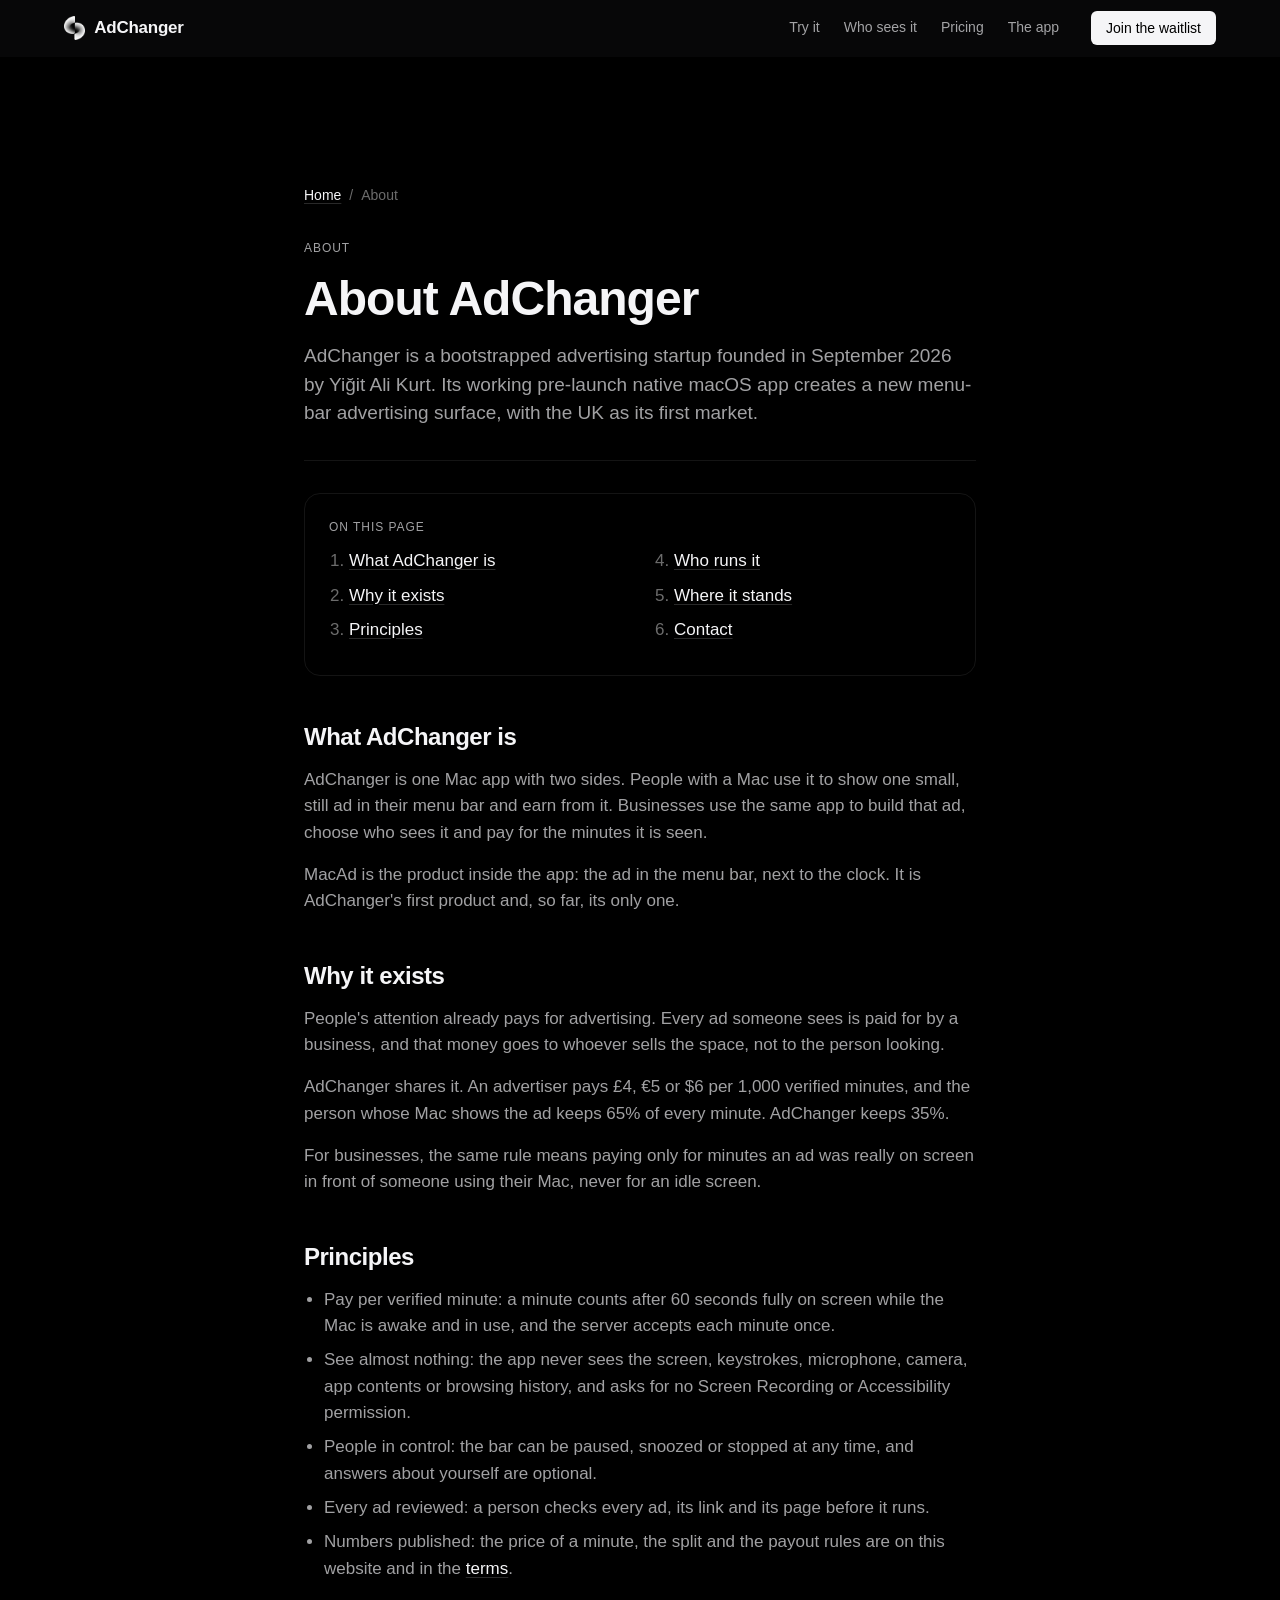
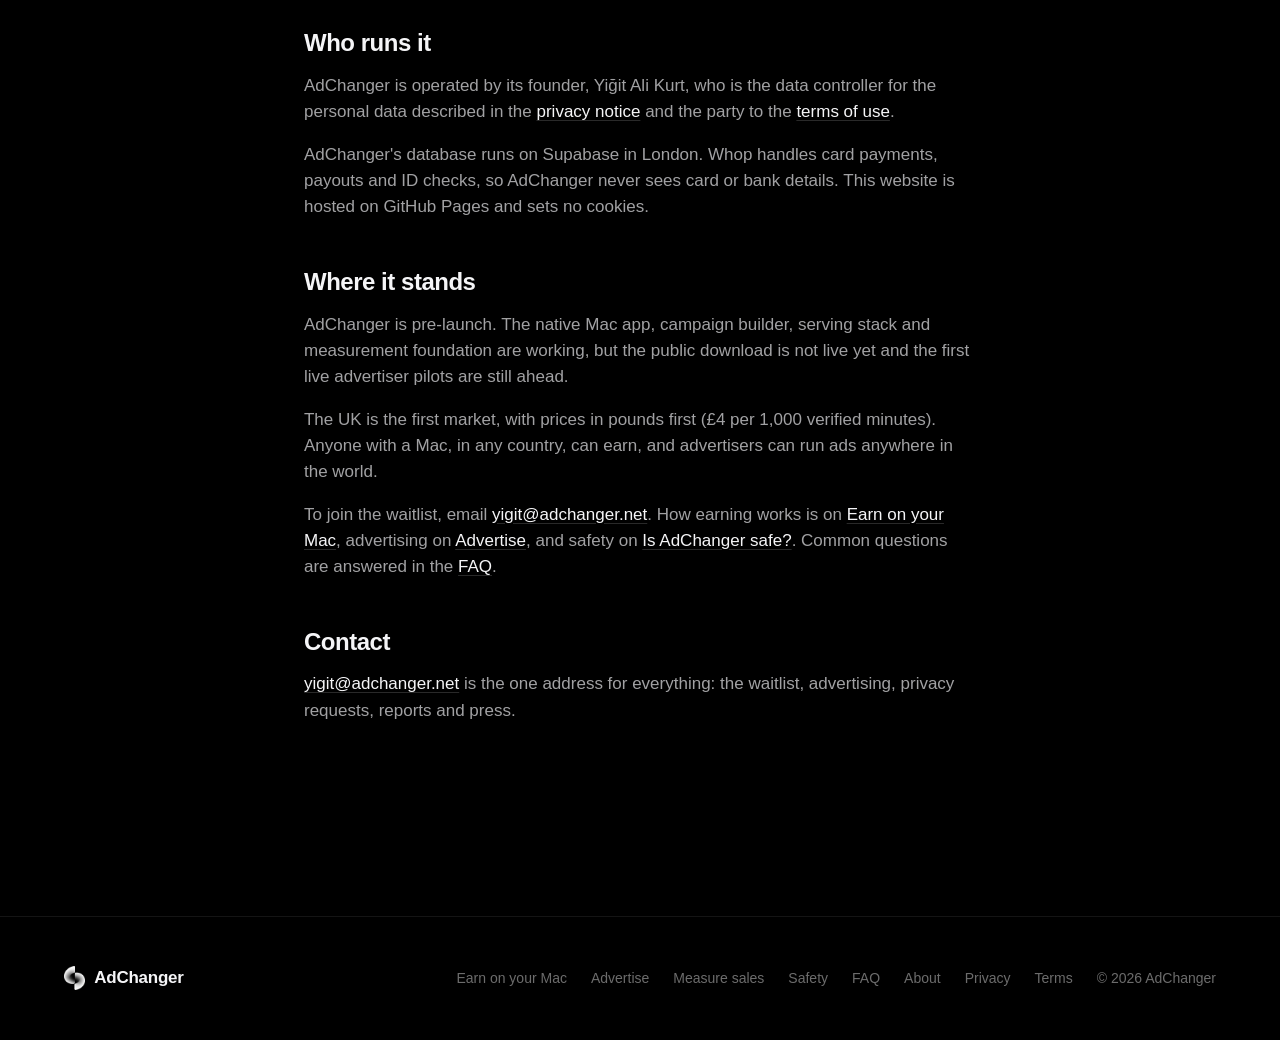
<file: about.html>
<!DOCTYPE html><html lang="en-GB"><head><meta charSet="utf-8"/><meta name="viewport" content="width=device-width, initial-scale=1"/><link rel="stylesheet" href="/_next/static/chunks/3t2l9-1e_kfd4.css" data-precedence="next"/><link rel="preload" as="script" fetchPriority="low" href="/_next/static/chunks/3s6nzrbk-8mnv.js"/><script src="/_next/static/chunks/19mx3mg6lkumu.js" async=""></script><script src="/_next/static/chunks/3kmozkq6tgqnz.js" async=""></script><script src="/_next/static/chunks/1eh83f1trsv72.js" async=""></script><script src="/_next/static/chunks/turbopack-0ewssgmc2dw5s.js" async=""></script><script src="/_next/static/chunks/3fntmmi971322.js" async=""></script><script src="/_next/static/chunks/0-q-v4_mbfu19.js" async=""></script><script src="/_next/static/chunks/15qmzpprw47gu.js" async=""></script><script src="/_next/static/chunks/3r86wsry3wsb4.js" async=""></script><meta name="theme-color" content="#000000"/><meta name="color-scheme" content="dark"/><title>About AdChanger: who runs it and how it works</title><meta name="description" content="AdChanger is a Mac app that shares advertising money with the person whose screen shows the ad. Who runs it, the principles it follows and where it stands."/><meta name="keywords" content="AdChanger,MacAd,Mac menu bar ad,get paid to show ads on Mac,advertise on Mac,verified minute advertising"/><link rel="canonical" href="https://adchanger.net/about"/><meta name="google-site-verification" content="8yyIk7ToY5FC8Zqg0zk3n5A7R0QVBRUJBYZy6PHDLxA"/><meta property="og:title" content="About AdChanger: who runs it and how it works"/><meta property="og:description" content="AdChanger is a Mac app that shares advertising money with the person whose screen shows the ad. Who runs it, the principles it follows and where it stands."/><meta property="og:url" content="https://adchanger.net/about"/><meta property="og:site_name" content="AdChanger"/><meta property="og:locale" content="en_GB"/><meta property="og:type" content="article"/><meta name="twitter:card" content="summary_large_image"/><meta name="twitter:title" content="About AdChanger: who runs it and how it works"/><meta name="twitter:description" content="AdChanger is a Mac app that shares advertising money with the person whose screen shows the ad. Who runs it, the principles it follows and where it stands."/><link rel="icon" href="/favicon.ico?favicon.41wjr0k7-8p9p.ico" sizes="48x48" type="image/x-icon"/><link rel="icon" href="/icon.png?icon.1bfr6kqycistk.png" sizes="192x192" type="image/png"/><link rel="apple-touch-icon" href="/apple-icon.png?apple-icon.06wdrku8-lth7.png" sizes="180x180" type="image/png"/><script>document.documentElement.classList.add('js');if(new URLSearchParams(location.search).get('for')==='earner')document.documentElement.dataset.side='earner'</script><script type="application/ld+json">{"@context":"https://schema.org","@type":"Organization","@id":"https://adchanger.net/#organization","name":"AdChanger","url":"https://adchanger.net","logo":{"@type":"ImageObject","url":"https://adchanger.net/brand/adchanger-logo.png","width":512,"height":512},"email":"yigit@adchanger.net","foundingDate":"2026-09","foundingLocation":{"@type":"Place","name":"Istanbul, Türkiye"},"founder":{"@type":"Person","name":"Yiğit Ali Kurt"},"contactPoint":{"@type":"ContactPoint","email":"yigit@adchanger.net","contactType":"customer support","availableLanguage":["English","Turkish"]},"description":"AdChanger is a bootstrapped advertising startup founded in September 2026, building a native macOS platform around a new menu-bar ad surface. Its first product is MacAd."}</script><script type="application/ld+json">{"@context":"https://schema.org","@type":"WebSite","@id":"https://adchanger.net/#website","name":"AdChanger","url":"https://adchanger.net","description":"MacAd puts one small ad in the Mac menu bar. Brands pay £4 per 1,000 verified minutes and Mac users keep 65% for showing it. It never sees your screen.","inLanguage":"en-GB","publisher":{"@id":"https://adchanger.net/#organization"}}</script><script type="application/ld+json">{"@context":"https://schema.org","@type":"SoftwareApplication","@id":"https://adchanger.net/#app","name":"AdChanger","alternateName":"AdChanger for Mac","operatingSystem":"macOS 12 or later","applicationCategory":"BusinessApplication","applicationSubCategory":"Advertising","url":"https://adchanger.net","publisher":{"@id":"https://adchanger.net/#organization"},"isAccessibleForFree":true,"featureList":["MacAd: one small, quiet ad in the Mac menu bar that pays the person who shows it","Paid per verified minute: an ad counts after 60 seconds on screen while the Mac is in use","Advertisers pay £4, €5 or $6 per 1,000 verified minutes; 65% goes to the person showing the ad and 35% to AdChanger","Never sees the screen, keystrokes, microphone, camera, app contents or browsing history","Payments go through Whop (Stripe, Wise and PayPal coming soon); AdChanger never sees card details","A person reviews every ad before it runs"],"description":"MacAd puts one small ad in the Mac menu bar. Brands pay £4 per 1,000 verified minutes and Mac users keep 65% for showing it. It never sees your screen."}</script><script src="/_next/static/chunks/0cz1d0mv5g_q7.js" noModule=""></script></head><body><div hidden=""><!--$--><!--/$--></div><a class="skip-link" href="#main">Skip to content</a><header class="site-header" data-site-header="true"><div class="container site-header__inner"><a aria-label="AdChanger home" class="brand" href="/"><img alt="" loading="lazy" width="21" height="24" decoding="async" data-nimg="1" class="brand__mark" style="color:transparent;height:24px" src="/brand/adchanger-mark.webp"/><span class="brand__name">AdChanger</span></a><div class="site-header__nav"><nav class="site-header__links" aria-label="Sections"><a class="site-header__link" href="/#try">Try it</a><a class="site-header__link" href="/#reach" data-only="advertiser">Who sees it</a><a class="site-header__link" href="/#how" data-only="advertiser">Pricing</a><a class="site-header__link" href="/#results" data-only="advertiser">The app</a><a class="site-header__link" href="/#earn" data-only="earner">What you earn</a><a class="site-header__link" href="/#app" data-only="earner">The app</a><a class="site-header__link" href="/#privacy" data-only="earner">Privacy</a></nav><a class="button button--primary button--small" href="mailto:yigit@adchanger.net?subject=Waitlist%3A%20Download%20for%20Mac" title="Opens an email. We write back when the download is ready.">Join the waitlist</a></div></div></header><main id="main"><script type="application/ld+json">{"@context":"https://schema.org","@type":"AboutPage","@id":"https://adchanger.net/about#page","url":"https://adchanger.net/about","name":"About AdChanger: who runs it and how it works","headline":"About AdChanger","description":"AdChanger is a Mac app that shares advertising money with the person whose screen shows the ad. Who runs it, the principles it follows and where it stands.","inLanguage":"en-GB","dateModified":"2026-10-07","isPartOf":{"@id":"https://adchanger.net/#website"},"publisher":{"@id":"https://adchanger.net/#organization"},"about":{"@id":"https://adchanger.net/#organization"}}</script><script type="application/ld+json">{"@context":"https://schema.org","@type":"BreadcrumbList","itemListElement":[{"@type":"ListItem","position":1,"name":"Home","item":"https://adchanger.net"},{"@type":"ListItem","position":2,"name":"About","item":"https://adchanger.net/about"}]}</script><section class="section"><div class="container reading-page article"><nav class="article__crumbs" aria-label="Breadcrumb"><a href="/">Home</a><span aria-hidden="true">/</span><span aria-current="page">About</span></nav><header class="article__head"><p class="eyebrow">About</p><h1>About AdChanger</h1><p class="lead"><span>AdChanger is a bootstrapped advertising startup founded in September 2026 by Yiğit Ali Kurt. Its working pre-launch native macOS app creates a new menu-bar advertising surface, with the UK as its first market.</span></p></header><nav class="article__contents" aria-label="On this page"><p class="article__contents-title">On this page</p><ol><li><a href="#what-adchanger-is">What AdChanger is</a></li><li><a href="#why-it-exists">Why it exists</a></li><li><a href="#principles">Principles</a></li><li><a href="#who-runs-it">Who runs it</a></li><li><a href="#where-it-stands">Where it stands</a></li><li><a href="#contact">Contact</a></li></ol></nav><section class="article__section" id="what-adchanger-is" aria-labelledby="what-adchanger-is-title"><h2 id="what-adchanger-is-title">What AdChanger is</h2><p><span>AdChanger is one Mac app with two sides. People with a Mac use it to show one small, still ad in their menu bar and earn from it. Businesses use the same app to build that ad, choose who sees it and pay for the minutes it is seen.</span></p><p><span>MacAd is the product inside the app: the ad in the menu bar, next to the clock. It is AdChanger&#x27;s first product and, so far, its only one.</span></p></section><section class="article__section" id="why-it-exists" aria-labelledby="why-it-exists-title"><h2 id="why-it-exists-title">Why it exists</h2><p><span>People&#x27;s attention already pays for advertising. Every ad someone sees is paid for by a business, and that money goes to whoever sells the space, not to the person looking.</span></p><p><span>AdChanger shares it. An advertiser pays £4, €5 or $6 per 1,000 verified minutes, and the person whose Mac shows the ad keeps 65% of every minute. AdChanger keeps 35%.</span></p><p><span>For businesses, the same rule means paying only for minutes an ad was really on screen in front of someone using their Mac, never for an idle screen.</span></p></section><section class="article__section" id="principles" aria-labelledby="principles-title"><h2 id="principles-title">Principles</h2><ul class="article__list"><li><span>Pay per verified minute: a minute counts after 60 seconds fully on screen while the Mac is awake and in use, and the server accepts each minute once.</span></li><li><span>See almost nothing: the app never sees the screen, keystrokes, microphone, camera, app contents or browsing history, and asks for no Screen Recording or Accessibility permission.</span></li><li><span>People in control: the bar can be paused, snoozed or stopped at any time, and answers about yourself are optional.</span></li><li><span>Every ad reviewed: a person checks every ad, its link and its page before it runs.</span></li><li><span>Numbers published: the price of a minute, the split and the payout rules are on this website and in the </span><a href="/terms">terms</a><span>.</span></li></ul></section><section class="article__section" id="who-runs-it" aria-labelledby="who-runs-it-title"><h2 id="who-runs-it-title">Who runs it</h2><p><span>AdChanger is operated by its founder, Yiğit Ali Kurt, who is the data controller for the personal data described in the </span><a href="/privacy">privacy notice</a><span> and the party to the </span><a href="/terms">terms of use</a><span>.</span></p><p><span>AdChanger&#x27;s database runs on Supabase in London. Whop handles card payments, payouts and ID checks, so AdChanger never sees card or bank details. This website is hosted on GitHub Pages and sets no cookies.</span></p></section><section class="article__section" id="where-it-stands" aria-labelledby="where-it-stands-title"><h2 id="where-it-stands-title">Where it stands</h2><p><span>AdChanger is pre-launch. The native Mac app, campaign builder, serving stack and measurement foundation are working, but the public download is not live yet and the first live advertiser pilots are still ahead.</span></p><p><span>The UK is the first market, with prices in pounds first (£4 per 1,000 verified minutes). Anyone with a Mac, in any country, can earn, and advertisers can run ads anywhere in the world.</span></p><p><span>To join the waitlist, email </span><a href="mailto:yigit@adchanger.net">yigit@adchanger.net</a><span>. How earning works is on </span><a href="/earn-money-on-mac">Earn on your Mac</a><span>, advertising on </span><a href="/advertise">Advertise</a><span>, and safety on </span><a href="/safety">Is AdChanger safe?</a><span>. Common questions are answered in the </span><a href="/faq">FAQ</a><span>.</span></p></section><section class="article__section" id="contact" aria-labelledby="contact-title"><h2 id="contact-title">Contact</h2><p><a href="mailto:yigit@adchanger.net">yigit@adchanger.net</a><span> is the one address for everything: the waitlist, advertising, privacy requests, reports and press.</span></p></section></div></section></main><footer class="site-footer"><div class="container site-footer__inner"><a aria-label="AdChanger home" class="brand" href="/"><img alt="" loading="lazy" width="21" height="24" decoding="async" data-nimg="1" class="brand__mark" style="color:transparent;height:24px" src="/brand/adchanger-mark.webp"/><span class="brand__name">AdChanger</span></a><nav class="site-footer__links" aria-label="Footer"><a class="site-footer__link" href="/earn-money-on-mac">Earn on your Mac</a><a class="site-footer__link" href="/advertise">Advertise</a><a class="site-footer__link" href="/measure">Measure sales</a><a class="site-footer__link" href="/safety">Safety</a><a class="site-footer__link" href="/faq">FAQ</a><a class="site-footer__link" href="/about">About</a><a class="site-footer__link" href="/privacy">Privacy</a><a class="site-footer__link" href="/terms">Terms</a><span>© <!-- -->2026<!-- --> AdChanger</span></nav></div></footer><!--$--><!--/$--><script src="/_next/static/chunks/3s6nzrbk-8mnv.js" id="_R_" async=""></script><script>(self.__next_f=self.__next_f||[]).push([0])</script><script>self.__next_f.push([1,"1:\"$Sreact.fragment\"\n3:I[39756,[\"/_next/static/chunks/3fntmmi971322.js\"],\"default\"]\n4:I[71653,[\"/_next/static/chunks/3fntmmi971322.js\",\"/_next/static/chunks/0-q-v4_mbfu19.js\",\"/_next/static/chunks/15qmzpprw47gu.js\"],\"default\"]\n5:I[37457,[\"/_next/static/chunks/3fntmmi971322.js\"],\"default\"]\ne:I[68027,[\"/_next/static/chunks/3fntmmi971322.js\"],\"default\",1]\n:HL[\"/_next/static/chunks/3t2l9-1e_kfd4.css\",\"style\"]\n2:T44f,{\"@context\":\"https://schema.org\",\"@type\":\"SoftwareApplication\",\"@id\":\"https://adchanger.net/#app\",\"name\":\"AdChanger\",\"alternateName\":\"AdChanger for Mac\",\"operatingSystem\":\"macOS 12 or later\",\"applicationCategory\":\"BusinessApplication\",\"applicationSubCategory\":\"Advertising\",\"url\":\"https://adchanger.net\",\"publisher\":{\"@id\":\"https://adchanger.net/#organization\"},\"isAccessibleForFree\":true,\"featureList\":[\"MacAd: one small, quiet ad in the Mac menu bar that pays the person who shows it\",\"Paid per verified minute: an ad counts after 60 seconds on screen while the Mac is in use\",\"Advertisers pay £4, €5 or $6 per 1,000 verified minutes; 65% goes to the person showing the ad and 35% to AdChanger\",\"Never sees the screen, keystrokes, microphone, camera, app contents or browsing history\",\"Payments go through Whop (Stripe, Wise and PayPal coming soon); AdChanger never sees card details\",\"A person reviews every ad before it runs\"],\"description\":\"MacAd puts one small ad in the Mac menu bar. Brands pay £4 per 1,000 verified minutes and Mac users keep 65% for showing it. It never sees your screen.\"}c:X\n"])</script><script>self.__next_f.push([1,"0:{\"P\":null,\"c\":[\"\",\"about\"],\"q\":\"\",\"i\":false,\"f\":[[[\"\",{\"children\":[\"about\",{\"children\":[\"__PAGE__\",{},\"$undefined\",\"$undefined\",4608]},\"$undefined\",\"$undefined\",4608]},\"$undefined\",\"$undefined\",4624],[[\"$\",\"$1\",\"c\",{\"children\":[[[\"$\",\"link\",\"0\",{\"rel\":\"stylesheet\",\"href\":\"/_next/static/chunks/3t2l9-1e_kfd4.css\",\"precedence\":\"next\",\"crossOrigin\":\"$undefined\",\"nonce\":\"$undefined\"}],[\"$\",\"script\",\"script-0\",{\"src\":\"/_next/static/chunks/3fntmmi971322.js\",\"async\":true,\"nonce\":\"$undefined\"}]],[\"$\",\"html\",null,{\"lang\":\"en-GB\",\"suppressHydrationWarning\":true,\"children\":[[\"$\",\"head\",null,{\"children\":[[\"$\",\"script\",null,{\"dangerouslySetInnerHTML\":{\"__html\":\"document.documentElement.classList.add('js');if(new URLSearchParams(location.search).get('for')==='earner')document.documentElement.dataset.side='earner'\"}}],[\"$\",\"script\",null,{\"type\":\"application/ld+json\",\"dangerouslySetInnerHTML\":{\"__html\":\"{\\\"@context\\\":\\\"https://schema.org\\\",\\\"@type\\\":\\\"Organization\\\",\\\"@id\\\":\\\"https://adchanger.net/#organization\\\",\\\"name\\\":\\\"AdChanger\\\",\\\"url\\\":\\\"https://adchanger.net\\\",\\\"logo\\\":{\\\"@type\\\":\\\"ImageObject\\\",\\\"url\\\":\\\"https://adchanger.net/brand/adchanger-logo.png\\\",\\\"width\\\":512,\\\"height\\\":512},\\\"email\\\":\\\"yigit@adchanger.net\\\",\\\"foundingDate\\\":\\\"2026-09\\\",\\\"foundingLocation\\\":{\\\"@type\\\":\\\"Place\\\",\\\"name\\\":\\\"Istanbul, Türkiye\\\"},\\\"founder\\\":{\\\"@type\\\":\\\"Person\\\",\\\"name\\\":\\\"Yiğit Ali Kurt\\\"},\\\"contactPoint\\\":{\\\"@type\\\":\\\"ContactPoint\\\",\\\"email\\\":\\\"yigit@adchanger.net\\\",\\\"contactType\\\":\\\"customer support\\\",\\\"availableLanguage\\\":[\\\"English\\\",\\\"Turkish\\\"]},\\\"description\\\":\\\"AdChanger is a bootstrapped advertising startup founded in September 2026, building a native macOS platform around a new menu-bar ad surface. Its first product is MacAd.\\\"}\"}}],[\"$\",\"script\",null,{\"type\":\"application/ld+json\",\"dangerouslySetInnerHTML\":{\"__html\":\"{\\\"@context\\\":\\\"https://schema.org\\\",\\\"@type\\\":\\\"WebSite\\\",\\\"@id\\\":\\\"https://adchanger.net/#website\\\",\\\"name\\\":\\\"AdChanger\\\",\\\"url\\\":\\\"https://adchanger.net\\\",\\\"description\\\":\\\"MacAd puts one small ad in the Mac menu bar. Brands pay £4 per 1,000 verified minutes and Mac users keep 65% for showing it. It never sees your screen.\\\",\\\"inLanguage\\\":\\\"en-GB\\\",\\\"publisher\\\":{\\\"@id\\\":\\\"https://adchanger.net/#organization\\\"}}\"}}],[\"$\",\"script\",null,{\"type\":\"application/ld+json\",\"dangerouslySetInnerHTML\":{\"__html\":\"$2\"}}]]}],[\"$\",\"body\",null,{\"children\":[\"$\",\"$L3\",null,{\"parallelRouterKey\":\"children\",\"error\":\"$4\",\"errorStyles\":[],\"errorScripts\":[[\"$\",\"script\",\"script-0\",{\"src\":\"/_next/static/chunks/0-q-v4_mbfu19.js\",\"async\":true,\"nonce\":\"$undefined\"}],[\"$\",\"script\",\"script-1\",{\"src\":\"/_next/static/chunks/15qmzpprw47gu.js\",\"async\":true,\"nonce\":\"$undefined\"}]],\"template\":[\"$\",\"$L5\",null,{}],\"templateStyles\":\"$undefined\",\"templateScripts\":\"$undefined\",\"notFound\":[[[\"$\",\"a\",null,{\"className\":\"skip-link\",\"href\":\"#main\",\"children\":\"Skip to content\"}],\"$L6\",\"$L7\",\"$L8\",\"$L9\"],[]],\"forbidden\":\"$undefined\",\"unauthorized\":\"$undefined\"}]}]]}]]}],{\"children\":[\"$La\",{\"children\":[\"$Lb\",{},null,false,null]},null,false,\"$c\"]},null,false,null],\"$Ld\",false]],\"m\":\"$undefined\",\"G\":[\"$e\",[\"$Lf\"]],\"S\":true,\"h\":null,\"r\":\"$undefined\",\"s\":\"$undefined\",\"a\":\"$undefined\",\"l\":\"$undefined\",\"p\":\"$undefined\",\"d\":\"$undefined\",\"b\":\"HceaSPU5SzPV77io9Ymi6\"}\n"])</script><script>self.__next_f.push([1,"10:I[22016,[\"/_next/static/chunks/3fntmmi971322.js\",\"/_next/static/chunks/3r86wsry3wsb4.js\"],\"\"]\n11:I[5500,[\"/_next/static/chunks/3fntmmi971322.js\",\"/_next/static/chunks/3r86wsry3wsb4.js\"],\"Image\"]\n12:I[45305,[\"/_next/static/chunks/3fntmmi971322.js\",\"/_next/static/chunks/3r86wsry3wsb4.js\"],\"MotionController\"]\n20:I[97367,[\"/_next/static/chunks/3fntmmi971322.js\"],\"ViewportBoundary\"]\n22:I[97367,[\"/_next/static/chunks/3fntmmi971322.js\"],\"MetadataBoundary\"]\n23:\"$Sreact.suspense\"\n"])</script><script>self.__next_f.push([1,"6:[\"$\",\"header\",null,{\"className\":\"site-header\",\"data-site-header\":true,\"children\":[\"$\",\"div\",null,{\"className\":\"container site-header__inner\",\"children\":[[\"$\",\"$L10\",null,{\"aria-label\":\"AdChanger home\",\"className\":\"brand\",\"href\":\"/\",\"children\":[[\"$\",\"$L11\",null,{\"className\":\"brand__mark\",\"src\":\"/brand/adchanger-mark.webp\",\"alt\":\"\",\"width\":21,\"height\":24,\"style\":{\"height\":24},\"loading\":\"$undefined\",\"unoptimized\":true}],[\"$\",\"span\",null,{\"className\":\"brand__name\",\"children\":\"AdChanger\"}]]}],[\"$\",\"div\",null,{\"className\":\"site-header__nav\",\"children\":[[\"$\",\"nav\",null,{\"className\":\"site-header__links\",\"aria-label\":\"Sections\",\"children\":[[\"$\",\"a\",\"/#try\",{\"className\":\"site-header__link\",\"href\":\"/#try\",\"data-only\":\"$undefined\",\"children\":\"Try it\"}],[\"$\",\"a\",\"/#reach\",{\"className\":\"site-header__link\",\"href\":\"/#reach\",\"data-only\":\"advertiser\",\"children\":\"Who sees it\"}],[\"$\",\"a\",\"/#how\",{\"className\":\"site-header__link\",\"href\":\"/#how\",\"data-only\":\"advertiser\",\"children\":\"Pricing\"}],[\"$\",\"a\",\"/#results\",{\"className\":\"site-header__link\",\"href\":\"/#results\",\"data-only\":\"advertiser\",\"children\":\"The app\"}],[\"$\",\"a\",\"/#earn\",{\"className\":\"site-header__link\",\"href\":\"/#earn\",\"data-only\":\"earner\",\"children\":\"What you earn\"}],[\"$\",\"a\",\"/#app\",{\"className\":\"site-header__link\",\"href\":\"/#app\",\"data-only\":\"earner\",\"children\":\"The app\"}],[\"$\",\"a\",\"/#privacy\",{\"className\":\"site-header__link\",\"href\":\"/#privacy\",\"data-only\":\"earner\",\"children\":\"Privacy\"}]]}],[\"$\",\"a\",null,{\"className\":\"button button--primary button--small\",\"href\":\"mailto:yigit@adchanger.net?subject=Waitlist%3A%20Download%20for%20Mac\",\"title\":\"Opens an email. We write back when the download is ready.\",\"children\":\"Join the waitlist\"}]]}]]}]}]\n"])</script><script>self.__next_f.push([1,"7:[\"$\",\"main\",null,{\"id\":\"main\",\"children\":[\"$\",\"section\",null,{\"className\":\"section\",\"children\":[\"$\",\"div\",null,{\"className\":\"container reading-page\",\"children\":[[\"$\",\"p\",null,{\"className\":\"eyebrow\",\"children\":\"404\"}],[\"$\",\"h1\",null,{\"children\":\"Nothing here.\"}],[\"$\",\"p\",null,{\"children\":\"This page doesn’t exist, or it has moved.\"}],[\"$\",\"$L10\",null,{\"href\":\"/\",\"className\":\"button button--secondary\",\"children\":\"Back to home\"}]]}]}]}]\n"])</script><script>self.__next_f.push([1,"8:[\"$\",\"footer\",null,{\"className\":\"site-footer\",\"children\":[\"$\",\"div\",null,{\"className\":\"container site-footer__inner\",\"children\":[[\"$\",\"$L10\",null,{\"aria-label\":\"AdChanger home\",\"className\":\"brand\",\"href\":\"/\",\"children\":[[\"$\",\"$L11\",null,{\"className\":\"brand__mark\",\"src\":\"/brand/adchanger-mark.webp\",\"alt\":\"\",\"width\":21,\"height\":24,\"style\":{\"height\":24},\"loading\":\"$undefined\",\"unoptimized\":true}],[\"$\",\"span\",null,{\"className\":\"brand__name\",\"children\":\"AdChanger\"}]]}],[\"$\",\"nav\",null,{\"className\":\"site-footer__links\",\"aria-label\":\"Footer\",\"children\":[[[\"$\",\"$L10\",\"/earn-money-on-mac\",{\"className\":\"site-footer__link\",\"href\":\"/earn-money-on-mac\",\"children\":\"Earn on your Mac\"}],[\"$\",\"$L10\",\"/advertise\",{\"className\":\"site-footer__link\",\"href\":\"/advertise\",\"children\":\"Advertise\"}],[\"$\",\"$L10\",\"/measure\",{\"className\":\"site-footer__link\",\"href\":\"/measure\",\"children\":\"Measure sales\"}],[\"$\",\"$L10\",\"/safety\",{\"className\":\"site-footer__link\",\"href\":\"/safety\",\"children\":\"Safety\"}],[\"$\",\"$L10\",\"/faq\",{\"className\":\"site-footer__link\",\"href\":\"/faq\",\"children\":\"FAQ\"}],[\"$\",\"$L10\",\"/about\",{\"className\":\"site-footer__link\",\"href\":\"/about\",\"children\":\"About\"}],[\"$\",\"$L10\",\"/privacy\",{\"className\":\"site-footer__link\",\"href\":\"/privacy\",\"children\":\"Privacy\"}],[\"$\",\"$L10\",\"/terms\",{\"className\":\"site-footer__link\",\"href\":\"/terms\",\"children\":\"Terms\"}]],[\"$\",\"span\",null,{\"children\":[\"© \",2026,\" AdChanger\"]}]]}]]}]}]\n"])</script><script>self.__next_f.push([1,"9:[\"$\",\"$L12\",null,{}]\na:[\"$\",\"$1\",\"c\",{\"children\":[null,[\"$\",\"$L3\",null,{\"parallelRouterKey\":\"children\",\"error\":\"$undefined\",\"errorStyles\":\"$undefined\",\"errorScripts\":\"$undefined\",\"template\":[\"$\",\"$L5\",null,{}],\"templateStyles\":\"$undefined\",\"templateScripts\":\"$undefined\",\"notFound\":\"$undefined\",\"forbidden\":\"$undefined\",\"unauthorized\":\"$undefined\"}]]}]\n"])</script><script>self.__next_f.push([1,"b:[\"$\",\"$1\",\"c\",{\"children\":[[[\"$\",\"a\",null,{\"className\":\"skip-link\",\"href\":\"#main\",\"children\":\"Skip to content\"}],[\"$\",\"header\",null,{\"className\":\"site-header\",\"data-site-header\":true,\"children\":[\"$\",\"div\",null,{\"className\":\"container site-header__inner\",\"children\":[[\"$\",\"$L10\",null,{\"aria-label\":\"AdChanger home\",\"className\":\"brand\",\"href\":\"/\",\"children\":[[\"$\",\"$L11\",null,{\"className\":\"brand__mark\",\"src\":\"/brand/adchanger-mark.webp\",\"alt\":\"\",\"width\":21,\"height\":24,\"style\":{\"height\":24},\"loading\":\"$undefined\",\"unoptimized\":true}],[\"$\",\"span\",null,{\"className\":\"brand__name\",\"children\":\"AdChanger\"}]]}],[\"$\",\"div\",null,{\"className\":\"site-header__nav\",\"children\":[[\"$\",\"nav\",null,{\"className\":\"site-header__links\",\"aria-label\":\"Sections\",\"children\":[[\"$\",\"a\",\"/#try\",{\"className\":\"site-header__link\",\"href\":\"/#try\",\"data-only\":\"$undefined\",\"children\":\"Try it\"}],[\"$\",\"a\",\"/#reach\",{\"className\":\"site-header__link\",\"href\":\"/#reach\",\"data-only\":\"advertiser\",\"children\":\"Who sees it\"}],[\"$\",\"a\",\"/#how\",{\"className\":\"site-header__link\",\"href\":\"/#how\",\"data-only\":\"advertiser\",\"children\":\"Pricing\"}],[\"$\",\"a\",\"/#results\",{\"className\":\"site-header__link\",\"href\":\"/#results\",\"data-only\":\"advertiser\",\"children\":\"The app\"}],[\"$\",\"a\",\"/#earn\",{\"className\":\"site-header__link\",\"href\":\"/#earn\",\"data-only\":\"earner\",\"children\":\"What you earn\"}],[\"$\",\"a\",\"/#app\",{\"className\":\"site-header__link\",\"href\":\"/#app\",\"data-only\":\"earner\",\"children\":\"The app\"}],[\"$\",\"a\",\"/#privacy\",{\"className\":\"site-header__link\",\"href\":\"/#privacy\",\"data-only\":\"earner\",\"children\":\"Privacy\"}]]}],[\"$\",\"a\",null,{\"className\":\"button button--primary button--small\",\"href\":\"mailto:yigit@adchanger.net?subject=Waitlist%3A%20Download%20for%20Mac\",\"title\":\"Opens an email. We write back when the download is ready.\",\"children\":\"Join the waitlist\"}]]}]]}]}],[\"$\",\"main\",null,{\"id\":\"main\",\"children\":[[\"$\",\"script\",null,{\"type\":\"application/ld+json\",\"dangerouslySetInnerHTML\":{\"__html\":\"{\\\"@context\\\":\\\"https://schema.org\\\",\\\"@type\\\":\\\"AboutPage\\\",\\\"@id\\\":\\\"https://adchanger.net/about#page\\\",\\\"url\\\":\\\"https://adchanger.net/about\\\",\\\"name\\\":\\\"About AdChanger: who runs it and how it works\\\",\\\"headline\\\":\\\"About AdChanger\\\",\\\"description\\\":\\\"AdChanger is a Mac app that shares advertising money with the person whose screen shows the ad. Who runs it, the principles it follows and where it stands.\\\",\\\"inLanguage\\\":\\\"en-GB\\\",\\\"dateModified\\\":\\\"2026-10-07\\\",\\\"isPartOf\\\":{\\\"@id\\\":\\\"https://adchanger.net/#website\\\"},\\\"publisher\\\":{\\\"@id\\\":\\\"https://adchanger.net/#organization\\\"},\\\"about\\\":{\\\"@id\\\":\\\"https://adchanger.net/#organization\\\"}}\"}}],[\"$\",\"script\",null,{\"type\":\"application/ld+json\",\"dangerouslySetInnerHTML\":{\"__html\":\"{\\\"@context\\\":\\\"https://schema.org\\\",\\\"@type\\\":\\\"BreadcrumbList\\\",\\\"itemListElement\\\":[{\\\"@type\\\":\\\"ListItem\\\",\\\"position\\\":1,\\\"name\\\":\\\"Home\\\",\\\"item\\\":\\\"https://adchanger.net\\\"},{\\\"@type\\\":\\\"ListItem\\\",\\\"position\\\":2,\\\"name\\\":\\\"About\\\",\\\"item\\\":\\\"https://adchanger.net/about\\\"}]}\"}}],null,[\"$\",\"section\",null,{\"className\":\"section\",\"children\":[\"$\",\"div\",null,{\"className\":\"container reading-page article\",\"children\":[[\"$\",\"nav\",null,{\"className\":\"article__crumbs\",\"aria-label\":\"Breadcrumb\",\"children\":[[\"$\",\"$L10\",null,{\"href\":\"/\",\"children\":\"Home\"}],[\"$\",\"span\",null,{\"aria-hidden\":\"true\",\"children\":\"/\"}],[\"$\",\"span\",null,{\"aria-current\":\"page\",\"children\":\"About\"}]]}],[\"$\",\"header\",null,{\"className\":\"article__head\",\"children\":[[\"$\",\"p\",null,{\"className\":\"eyebrow\",\"children\":\"About\"}],[\"$\",\"h1\",null,{\"children\":\"About AdChanger\"}],[\"$\",\"p\",null,{\"className\":\"lead\",\"children\":[[\"$\",\"span\",\"0-text\",{\"children\":\"AdChanger is a bootstrapped advertising startup founded in September 2026 by Yiğit Ali Kurt. Its working pre-launch native macOS app creates a new menu-bar advertising surface, with the UK as its first market.\"}]]}],null]}],[\"$\",\"nav\",null,{\"className\":\"article__contents\",\"aria-label\":\"On this page\",\"children\":[[\"$\",\"p\",null,{\"className\":\"article__contents-title\",\"children\":\"On this page\"}],[\"$\",\"ol\",null,{\"children\":[[\"$\",\"li\",\"What AdChanger is\",{\"children\":[\"$\",\"a\",null,{\"href\":\"#what-adchanger-is\",\"children\":\"What AdChanger is\"}]}],[\"$\",\"li\",\"Why it exists\",{\"children\":[\"$\",\"a\",null,{\"href\":\"#why-it-exists\",\"children\":\"Why it exists\"}]}],[\"$\",\"li\",\"Principles\",{\"children\":[\"$\",\"a\",null,{\"href\":\"#principles\",\"children\":\"Principles\"}]}],\"$L13\",\"$L14\",\"$L15\"]}]]}],[\"$L16\",\"$L17\",\"$L18\",\"$L19\",\"$L1a\",\"$L1b\"]]}]}]]}],\"$L1c\",\"$L1d\"],[\"$L1e\"],\"$L1f\"]}]\n"])</script><script>self.__next_f.push([1,"d:[\"$\",\"$1\",\"h\",{\"children\":[null,[\"$\",\"$L20\",null,{\"children\":\"$L21\"}],[\"$\",\"div\",null,{\"hidden\":true,\"children\":[\"$\",\"$L22\",null,{\"children\":[\"$\",\"$23\",null,{\"name\":\"Next.Metadata\",\"children\":\"$L24\"}]}]}],null]}]\nf:[\"$\",\"link\",\"0\",{\"rel\":\"stylesheet\",\"href\":\"/_next/static/chunks/3t2l9-1e_kfd4.css\",\"precedence\":\"next\",\"crossOrigin\":\"$undefined\",\"nonce\":\"$undefined\"}]\n"])</script><script>self.__next_f.push([1,"25:I[97367,[\"/_next/static/chunks/3fntmmi971322.js\"],\"OutletBoundary\"]\nc:C\n13:[\"$\",\"li\",\"Who runs it\",{\"children\":[\"$\",\"a\",null,{\"href\":\"#who-runs-it\",\"children\":\"Who runs it\"}]}]\n14:[\"$\",\"li\",\"Where it stands\",{\"children\":[\"$\",\"a\",null,{\"href\":\"#where-it-stands\",\"children\":\"Where it stands\"}]}]\n15:[\"$\",\"li\",\"Contact\",{\"children\":[\"$\",\"a\",null,{\"href\":\"#contact\",\"children\":\"Contact\"}]}]\n16:[\"$\",\"section\",\"What AdChanger is\",{\"className\":\"article__section\",\"id\":\"what-adchanger-is\",\"aria-labelledby\":\"what-adchanger-is-title\",\"children\":[[\"$\",\"h2\",null,{\"id\":\"what-adchanger-is-title\",\"children\":[null,\"What AdChanger is\"]}],[[\"$\",\"p\",\"0\",{\"children\":[[\"$\",\"span\",\"0-text\",{\"children\":\"AdChanger is one Mac app with two sides. People with a Mac use it to show one small, still ad in their menu bar and earn from it. Businesses use the same app to build that ad, choose who sees it and pay for the minutes it is seen.\"}]]}],[\"$\",\"p\",\"1\",{\"children\":[[\"$\",\"span\",\"0-text\",{\"children\":\"MacAd is the product inside the app: the ad in the menu bar, next to the clock. It is AdChanger's first product and, so far, its only one.\"}]]}]],[],[]]}]\n17:[\"$\",\"section\",\"Why it exists\",{\"className\":\"article__section\",\"id\":\"why-it-exists\",\"aria-labelledby\":\"why-it-exists-title\",\"children\":[[\"$\",\"h2\",null,{\"id\":\"why-it-exists-title\",\"children\":[null,\"Why it exists\"]}],[[\"$\",\"p\",\"0\",{\"children\":[[\"$\",\"span\",\"0-text\",{\"children\":\"People's attention already pays for advertising. Every ad someone sees is paid for by a business, and that money goes to whoever sells the space, not to the person looking.\"}]]}],[\"$\",\"p\",\"1\",{\"children\":[[\"$\",\"span\",\"0-text\",{\"children\":\"AdChanger shares it. An advertiser pays £4, €5 or $6 per 1,000 verified minutes, and the person whose Mac shows the ad keeps 65% of every minute. AdChanger keeps 35%.\"}]]}],[\"$\",\"p\",\"2\",{\"children\":[[\"$\",\"span\",\"0-text\",{\"children\":\"For businesses, the same rule means paying only for minutes an ad was really on screen in front of someone using their Mac, never for an idle screen.\"}]]}]],[],[]]}]\n"])</script><script>self.__next_f.push([1,"18:[\"$\",\"section\",\"Principles\",{\"className\":\"article__section\",\"id\":\"principles\",\"aria-labelledby\":\"principles-title\",\"children\":[[\"$\",\"h2\",null,{\"id\":\"principles-title\",\"children\":[null,\"Principles\"]}],[[\"$\",\"ul\",\"0\",{\"className\":\"article__list\",\"children\":[[\"$\",\"li\",\"Pay per verified minute: a minute counts after 60 seconds fully on screen while the Mac is awake and in use, and the server accepts each minute once.\",{\"children\":[[\"$\",\"span\",\"0-text\",{\"children\":\"Pay per verified minute: a minute counts after 60 seconds fully on screen while the Mac is awake and in use, and the server accepts each minute once.\"}]]}],[\"$\",\"li\",\"See almost nothing: the app never sees the screen, keystrokes, microphone, camera, app contents or browsing history, and asks for no Screen Recording or Accessibility permission.\",{\"children\":[[\"$\",\"span\",\"0-text\",{\"children\":\"See almost nothing: the app never sees the screen, keystrokes, microphone, camera, app contents or browsing history, and asks for no Screen Recording or Accessibility permission.\"}]]}],[\"$\",\"li\",\"People in control: the bar can be paused, snoozed or stopped at any time, and answers about yourself are optional.\",{\"children\":[[\"$\",\"span\",\"0-text\",{\"children\":\"People in control: the bar can be paused, snoozed or stopped at any time, and answers about yourself are optional.\"}]]}],[\"$\",\"li\",\"Every ad reviewed: a person checks every ad, its link and its page before it runs.\",{\"children\":[[\"$\",\"span\",\"0-text\",{\"children\":\"Every ad reviewed: a person checks every ad, its link and its page before it runs.\"}]]}],[\"$\",\"li\",\"Numbers published: the price of a minute, the split and the payout rules are on this website and in the [terms](/terms).\",{\"children\":[[\"$\",\"span\",\"0-text\",{\"children\":\"Numbers published: the price of a minute, the split and the payout rules are on this website and in the \"}],[\"$\",\"$L10\",\"1-link\",{\"href\":\"/terms\",\"children\":\"terms\"}],[\"$\",\"span\",\"2-text\",{\"children\":\".\"}]]}]]}]],[],[]]}]\n"])</script><script>self.__next_f.push([1,"19:[\"$\",\"section\",\"Who runs it\",{\"className\":\"article__section\",\"id\":\"who-runs-it\",\"aria-labelledby\":\"who-runs-it-title\",\"children\":[[\"$\",\"h2\",null,{\"id\":\"who-runs-it-title\",\"children\":[null,\"Who runs it\"]}],[[\"$\",\"p\",\"0\",{\"children\":[[\"$\",\"span\",\"0-text\",{\"children\":\"AdChanger is operated by its founder, Yiğit Ali Kurt, who is the data controller for the personal data described in the \"}],[\"$\",\"$L10\",\"1-link\",{\"href\":\"/privacy\",\"children\":\"privacy notice\"}],[\"$\",\"span\",\"2-text\",{\"children\":\" and the party to the \"}],[\"$\",\"$L10\",\"3-link\",{\"href\":\"/terms\",\"children\":\"terms of use\"}],[\"$\",\"span\",\"4-text\",{\"children\":\".\"}]]}],[\"$\",\"p\",\"1\",{\"children\":[[\"$\",\"span\",\"0-text\",{\"children\":\"AdChanger's database runs on Supabase in London. Whop handles card payments, payouts and ID checks, so AdChanger never sees card or bank details. This website is hosted on GitHub Pages and sets no cookies.\"}]]}]],[],[]]}]\n"])</script><script>self.__next_f.push([1,"1a:[\"$\",\"section\",\"Where it stands\",{\"className\":\"article__section\",\"id\":\"where-it-stands\",\"aria-labelledby\":\"where-it-stands-title\",\"children\":[[\"$\",\"h2\",null,{\"id\":\"where-it-stands-title\",\"children\":[null,\"Where it stands\"]}],[[\"$\",\"p\",\"0\",{\"children\":[[\"$\",\"span\",\"0-text\",{\"children\":\"AdChanger is pre-launch. The native Mac app, campaign builder, serving stack and measurement foundation are working, but the public download is not live yet and the first live advertiser pilots are still ahead.\"}]]}],[\"$\",\"p\",\"1\",{\"children\":[[\"$\",\"span\",\"0-text\",{\"children\":\"The UK is the first market, with prices in pounds first (£4 per 1,000 verified minutes). Anyone with a Mac, in any country, can earn, and advertisers can run ads anywhere in the world.\"}]]}],[\"$\",\"p\",\"2\",{\"children\":[[\"$\",\"span\",\"0-text\",{\"children\":\"To join the waitlist, email \"}],[\"$\",\"a\",\"1-email\",{\"href\":\"mailto:yigit@adchanger.net\",\"children\":\"yigit@adchanger.net\"}],[\"$\",\"span\",\"2-text\",{\"children\":\". How earning works is on \"}],[\"$\",\"$L10\",\"3-link\",{\"href\":\"/earn-money-on-mac\",\"children\":\"Earn on your Mac\"}],[\"$\",\"span\",\"4-text\",{\"children\":\", advertising on \"}],[\"$\",\"$L10\",\"5-link\",{\"href\":\"/advertise\",\"children\":\"Advertise\"}],[\"$\",\"span\",\"6-text\",{\"children\":\", and safety on \"}],[\"$\",\"$L10\",\"7-link\",{\"href\":\"/safety\",\"children\":\"Is AdChanger safe?\"}],[\"$\",\"span\",\"8-text\",{\"children\":\". Common questions are answered in the \"}],[\"$\",\"$L10\",\"9-link\",{\"href\":\"/faq\",\"children\":\"FAQ\"}],[\"$\",\"span\",\"10-text\",{\"children\":\".\"}]]}]],[],[]]}]\n"])</script><script>self.__next_f.push([1,"1b:[\"$\",\"section\",\"Contact\",{\"className\":\"article__section\",\"id\":\"contact\",\"aria-labelledby\":\"contact-title\",\"children\":[[\"$\",\"h2\",null,{\"id\":\"contact-title\",\"children\":[null,\"Contact\"]}],[[\"$\",\"p\",\"0\",{\"children\":[[\"$\",\"a\",\"0-email\",{\"href\":\"mailto:yigit@adchanger.net\",\"children\":\"yigit@adchanger.net\"}],[\"$\",\"span\",\"1-text\",{\"children\":\" is the one address for everything: the waitlist, advertising, privacy requests, reports and press.\"}]]}]],[],[]]}]\n"])</script><script>self.__next_f.push([1,"1c:[\"$\",\"footer\",null,{\"className\":\"site-footer\",\"children\":[\"$\",\"div\",null,{\"className\":\"container site-footer__inner\",\"children\":[[\"$\",\"$L10\",null,{\"aria-label\":\"AdChanger home\",\"className\":\"brand\",\"href\":\"/\",\"children\":[[\"$\",\"$L11\",null,{\"className\":\"brand__mark\",\"src\":\"/brand/adchanger-mark.webp\",\"alt\":\"\",\"width\":21,\"height\":24,\"style\":{\"height\":24},\"loading\":\"$undefined\",\"unoptimized\":true}],[\"$\",\"span\",null,{\"className\":\"brand__name\",\"children\":\"AdChanger\"}]]}],[\"$\",\"nav\",null,{\"className\":\"site-footer__links\",\"aria-label\":\"Footer\",\"children\":[[[\"$\",\"$L10\",\"/earn-money-on-mac\",{\"className\":\"site-footer__link\",\"href\":\"/earn-money-on-mac\",\"children\":\"Earn on your Mac\"}],[\"$\",\"$L10\",\"/advertise\",{\"className\":\"site-footer__link\",\"href\":\"/advertise\",\"children\":\"Advertise\"}],[\"$\",\"$L10\",\"/measure\",{\"className\":\"site-footer__link\",\"href\":\"/measure\",\"children\":\"Measure sales\"}],[\"$\",\"$L10\",\"/safety\",{\"className\":\"site-footer__link\",\"href\":\"/safety\",\"children\":\"Safety\"}],[\"$\",\"$L10\",\"/faq\",{\"className\":\"site-footer__link\",\"href\":\"/faq\",\"children\":\"FAQ\"}],[\"$\",\"$L10\",\"/about\",{\"className\":\"site-footer__link\",\"href\":\"/about\",\"children\":\"About\"}],[\"$\",\"$L10\",\"/privacy\",{\"className\":\"site-footer__link\",\"href\":\"/privacy\",\"children\":\"Privacy\"}],[\"$\",\"$L10\",\"/terms\",{\"className\":\"site-footer__link\",\"href\":\"/terms\",\"children\":\"Terms\"}]],[\"$\",\"span\",null,{\"children\":[\"© \",2026,\" AdChanger\"]}]]}]]}]}]\n"])</script><script>self.__next_f.push([1,"1d:[\"$\",\"$L12\",null,{}]\n1e:[\"$\",\"script\",\"script-0\",{\"src\":\"/_next/static/chunks/3r86wsry3wsb4.js\",\"async\":true,\"nonce\":\"$undefined\"}]\n1f:[\"$\",\"$L25\",null,{\"children\":[\"$\",\"$23\",null,{\"name\":\"Next.MetadataOutlet\",\"children\":\"$@26\"}]}]\n"])</script><script>self.__next_f.push([1,"21:[[\"$\",\"meta\",\"0\",{\"charSet\":\"utf-8\"}],[\"$\",\"meta\",\"1\",{\"name\":\"viewport\",\"content\":\"width=device-width, initial-scale=1\"}],[\"$\",\"meta\",\"2\",{\"name\":\"theme-color\",\"content\":\"#000000\"}],[\"$\",\"meta\",\"3\",{\"name\":\"color-scheme\",\"content\":\"dark\"}]]\n"])</script><script>self.__next_f.push([1,"27:I[27201,[\"/_next/static/chunks/3fntmmi971322.js\"],\"IconMark\"]\n"])</script><script>self.__next_f.push([1,"24:[[\"$\",\"title\",\"0\",{\"children\":\"About AdChanger: who runs it and how it works\"}],[\"$\",\"meta\",\"1\",{\"name\":\"description\",\"content\":\"AdChanger is a Mac app that shares advertising money with the person whose screen shows the ad. Who runs it, the principles it follows and where it stands.\"}],[\"$\",\"meta\",\"2\",{\"name\":\"keywords\",\"content\":\"AdChanger,MacAd,Mac menu bar ad,get paid to show ads on Mac,advertise on Mac,verified minute advertising\"}],[\"$\",\"link\",\"3\",{\"rel\":\"canonical\",\"href\":\"https://adchanger.net/about\"}],[\"$\",\"meta\",\"4\",{\"name\":\"google-site-verification\",\"content\":\"8yyIk7ToY5FC8Zqg0zk3n5A7R0QVBRUJBYZy6PHDLxA\"}],[\"$\",\"meta\",\"5\",{\"property\":\"og:title\",\"content\":\"About AdChanger: who runs it and how it works\"}],[\"$\",\"meta\",\"6\",{\"property\":\"og:description\",\"content\":\"AdChanger is a Mac app that shares advertising money with the person whose screen shows the ad. Who runs it, the principles it follows and where it stands.\"}],[\"$\",\"meta\",\"7\",{\"property\":\"og:url\",\"content\":\"https://adchanger.net/about\"}],[\"$\",\"meta\",\"8\",{\"property\":\"og:site_name\",\"content\":\"AdChanger\"}],[\"$\",\"meta\",\"9\",{\"property\":\"og:locale\",\"content\":\"en_GB\"}],[\"$\",\"meta\",\"10\",{\"property\":\"og:type\",\"content\":\"article\"}],[\"$\",\"meta\",\"11\",{\"name\":\"twitter:card\",\"content\":\"summary_large_image\"}],[\"$\",\"meta\",\"12\",{\"name\":\"twitter:title\",\"content\":\"About AdChanger: who runs it and how it works\"}],[\"$\",\"meta\",\"13\",{\"name\":\"twitter:description\",\"content\":\"AdChanger is a Mac app that shares advertising money with the person whose screen shows the ad. Who runs it, the principles it follows and where it stands.\"}],[\"$\",\"link\",\"14\",{\"rel\":\"icon\",\"href\":\"/favicon.ico?favicon.41wjr0k7-8p9p.ico\",\"sizes\":\"48x48\",\"type\":\"image/x-icon\"}],[\"$\",\"link\",\"15\",{\"rel\":\"icon\",\"href\":\"/icon.png?icon.1bfr6kqycistk.png\",\"sizes\":\"192x192\",\"type\":\"image/png\"}],[\"$\",\"link\",\"16\",{\"rel\":\"apple-touch-icon\",\"href\":\"/apple-icon.png?apple-icon.06wdrku8-lth7.png\",\"sizes\":\"180x180\",\"type\":\"image/png\"}],[\"$\",\"$L27\",\"17\",{}]]\n"])</script><script>self.__next_f.push([1,"26:null\n"])</script></body></html>
</file>
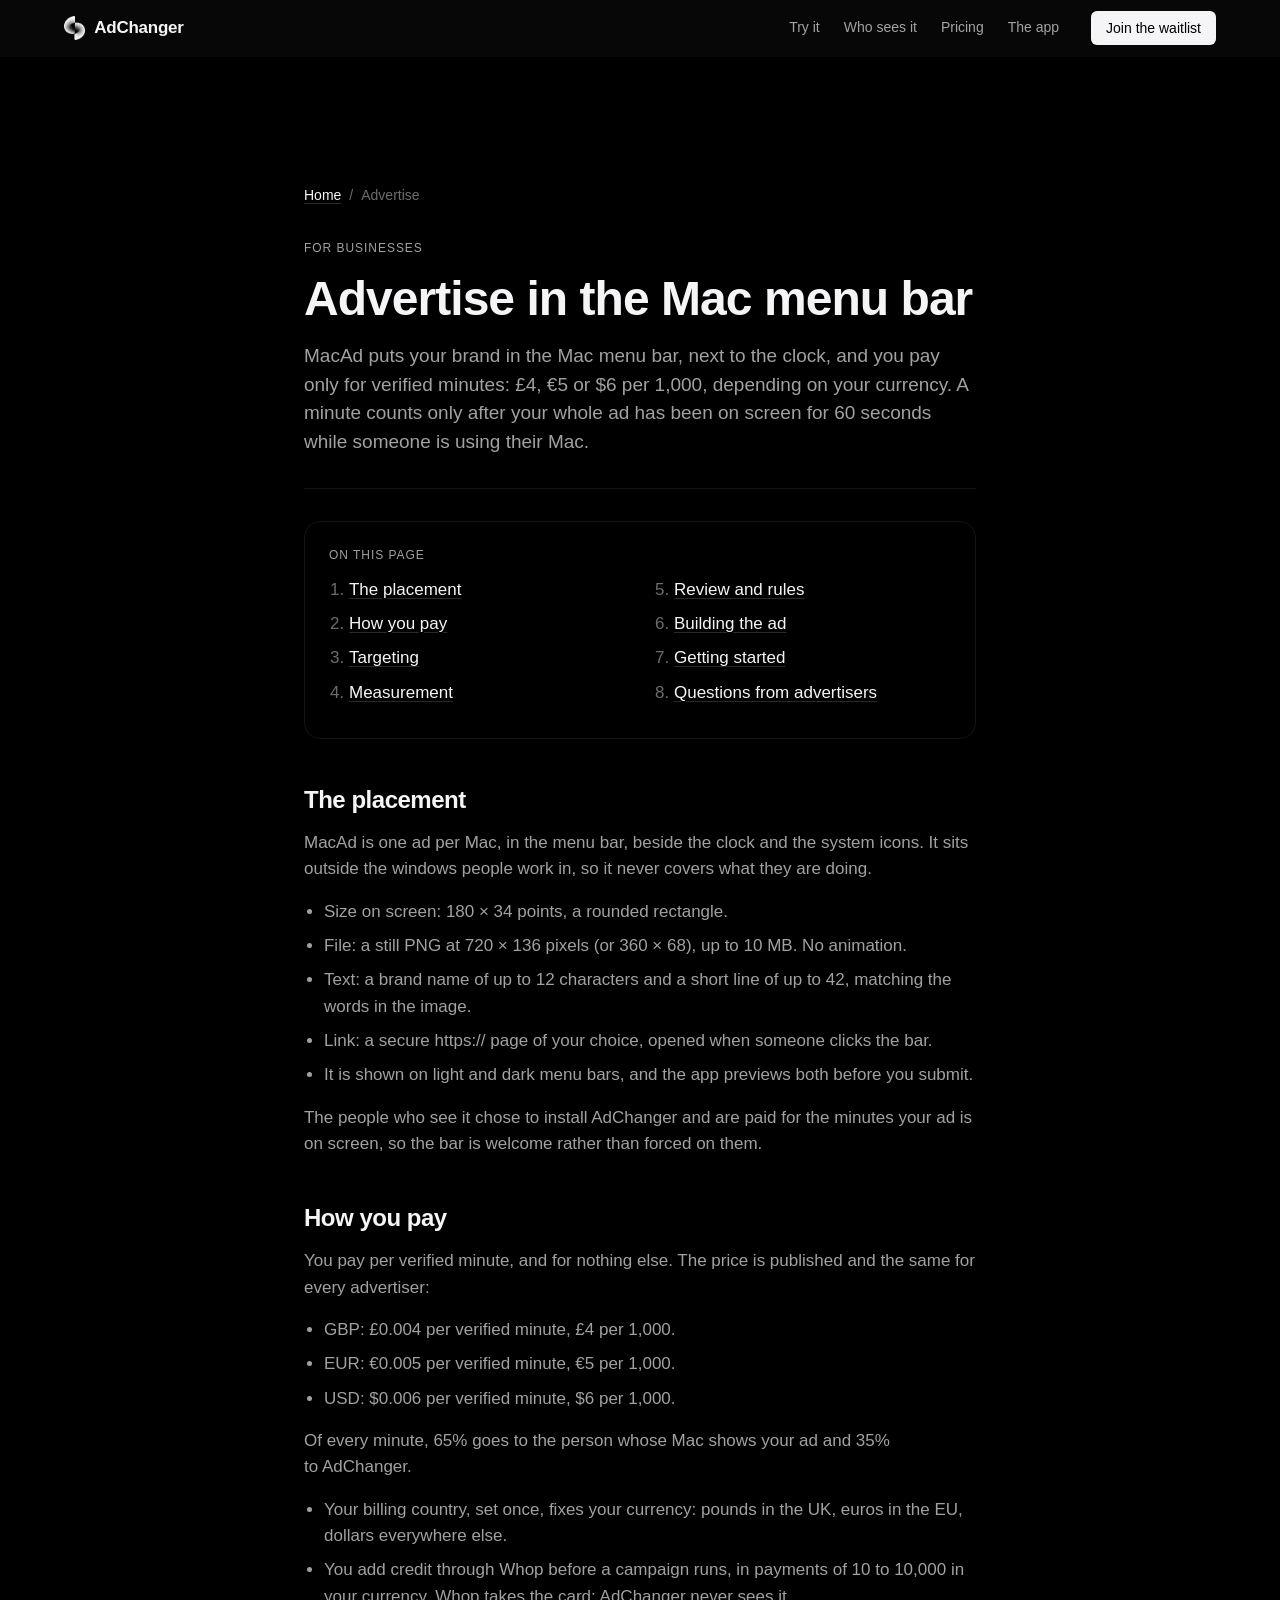
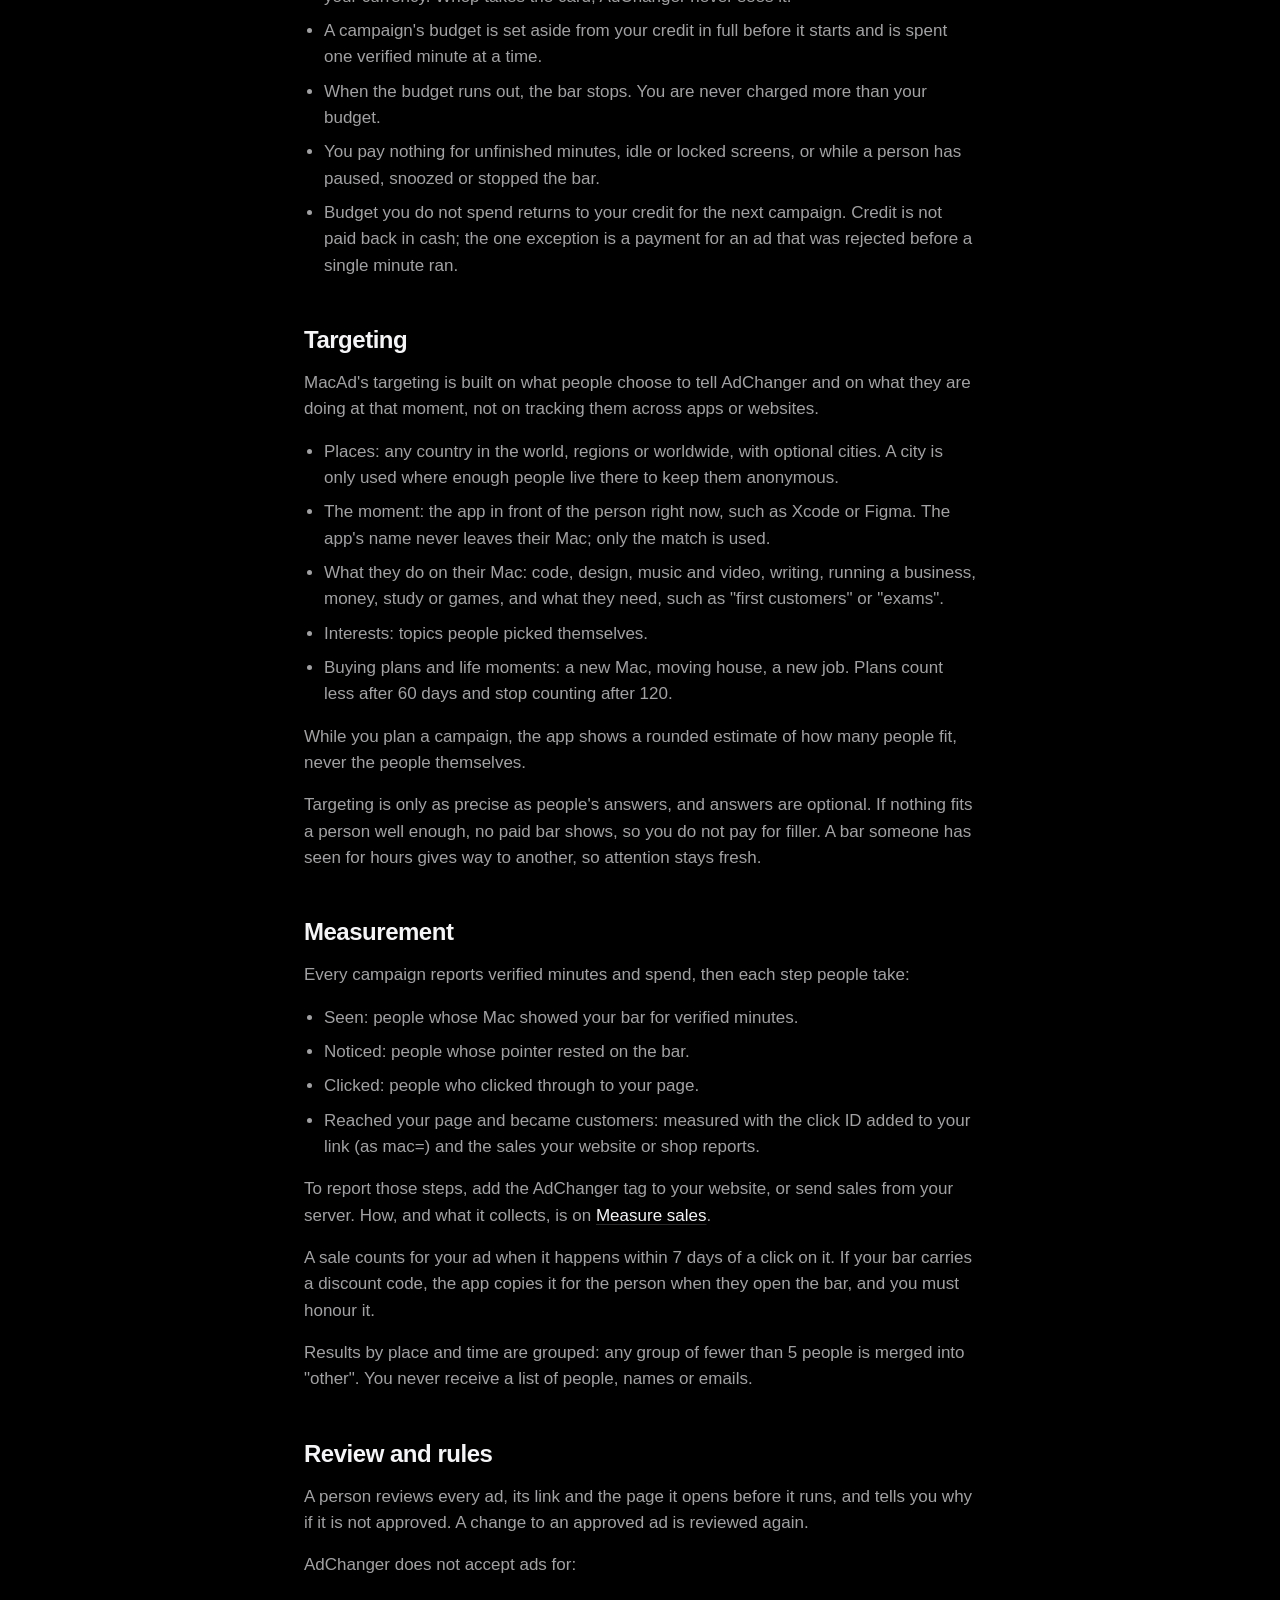
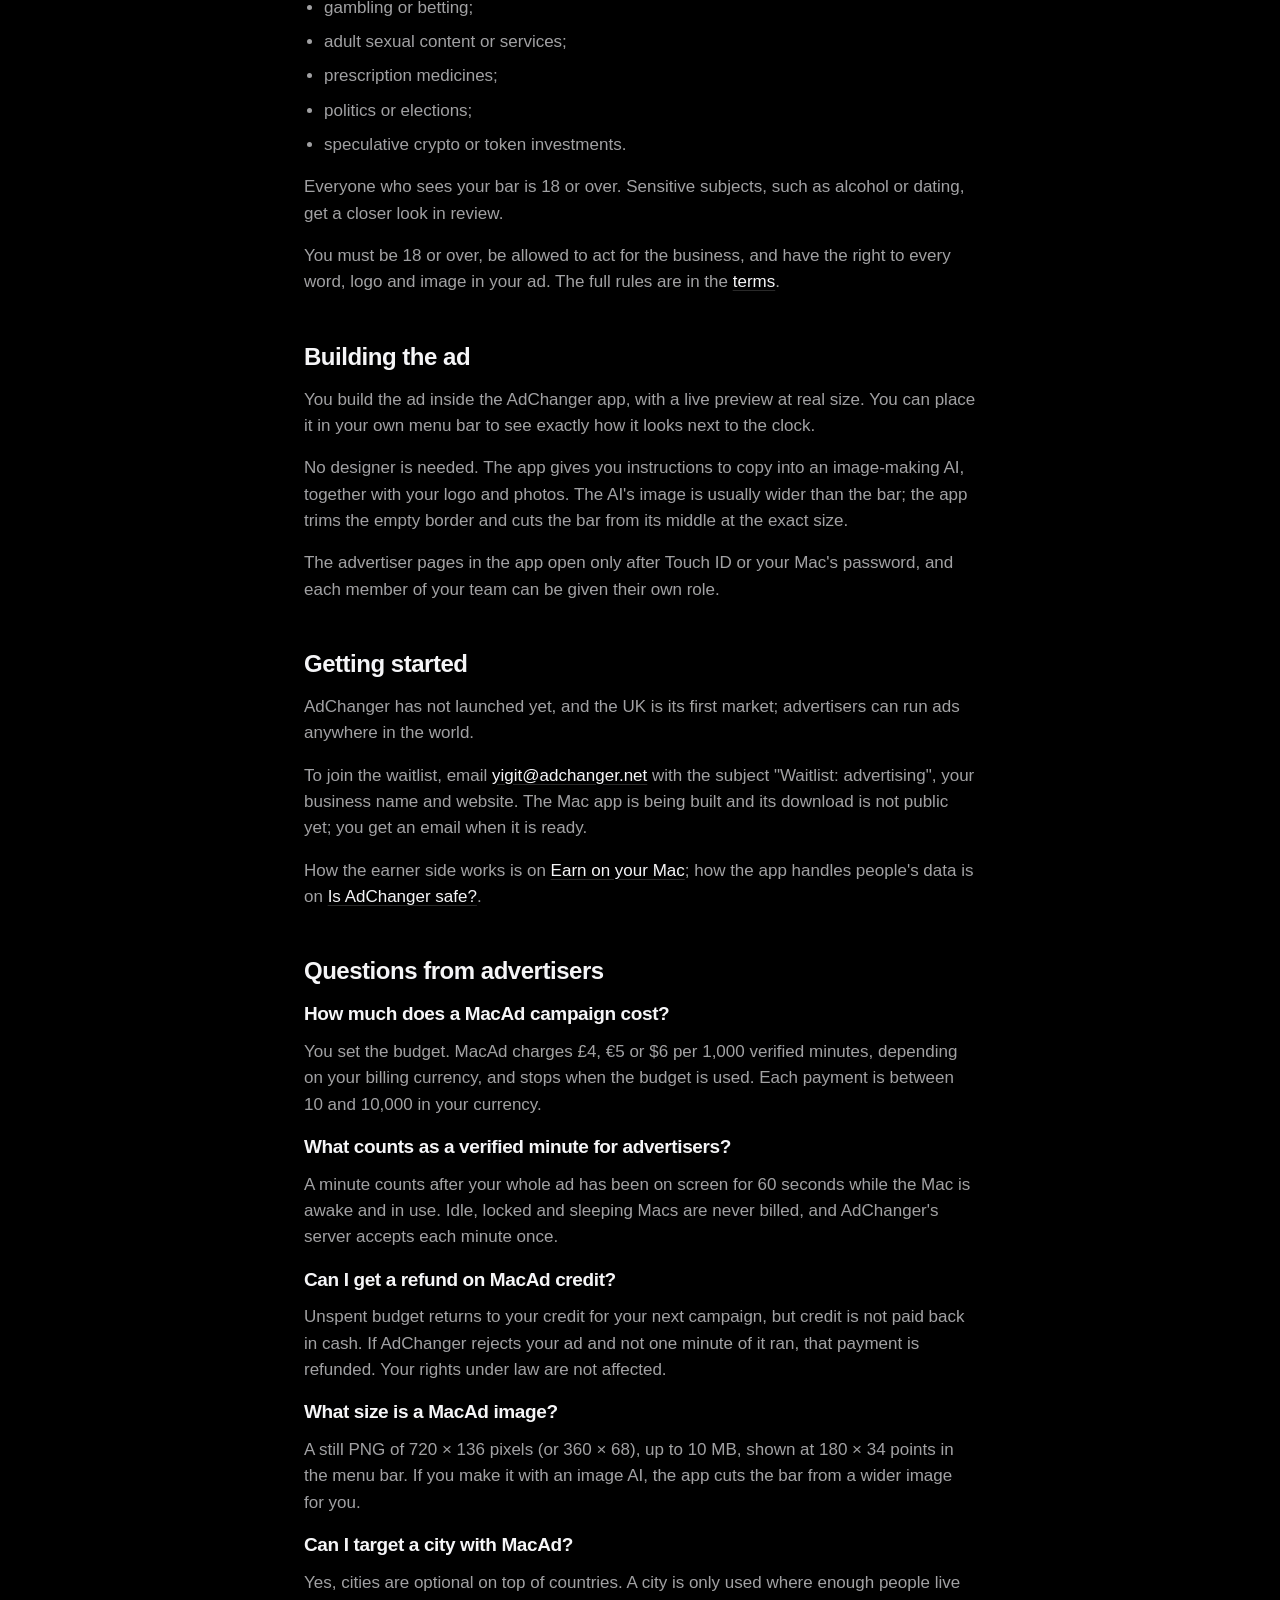
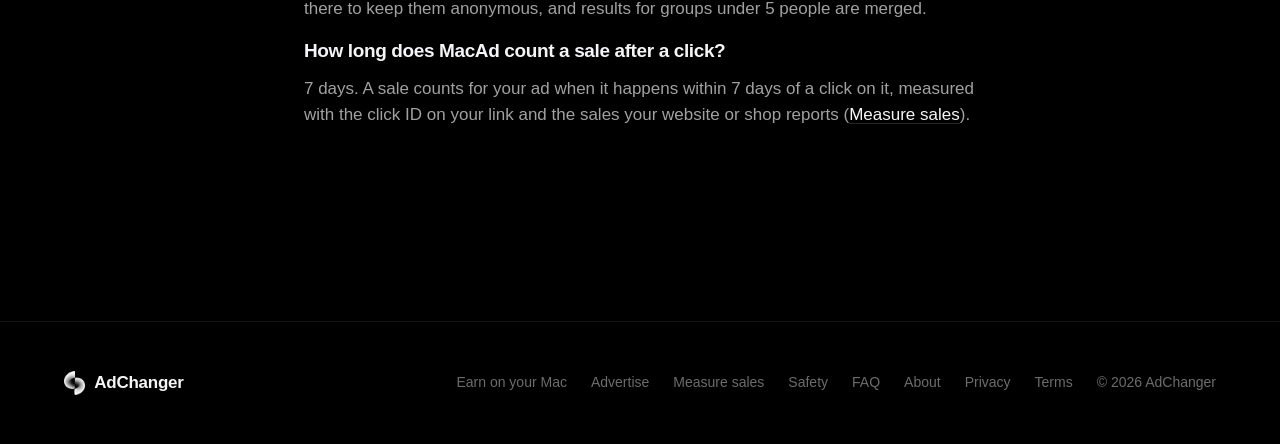
<file: advertise.html>
<!DOCTYPE html><html lang="en-GB"><head><meta charSet="utf-8"/><meta name="viewport" content="width=device-width, initial-scale=1"/><link rel="stylesheet" href="/_next/static/chunks/3t2l9-1e_kfd4.css" data-precedence="next"/><link rel="preload" as="script" fetchPriority="low" href="/_next/static/chunks/3s6nzrbk-8mnv.js"/><script src="/_next/static/chunks/19mx3mg6lkumu.js" async=""></script><script src="/_next/static/chunks/3kmozkq6tgqnz.js" async=""></script><script src="/_next/static/chunks/1eh83f1trsv72.js" async=""></script><script src="/_next/static/chunks/turbopack-0ewssgmc2dw5s.js" async=""></script><script src="/_next/static/chunks/3fntmmi971322.js" async=""></script><script src="/_next/static/chunks/0-q-v4_mbfu19.js" async=""></script><script src="/_next/static/chunks/15qmzpprw47gu.js" async=""></script><script src="/_next/static/chunks/3r86wsry3wsb4.js" async=""></script><meta name="theme-color" content="#000000"/><meta name="color-scheme" content="dark"/><title>Advertise in the Mac menu bar, pay per minute | AdChanger</title><meta name="description" content="MacAd puts your brand next to the Mac&#x27;s clock. Pay only for verified minutes on screen while someone uses their Mac: £4 per 1,000, every ad reviewed."/><meta name="keywords" content="AdChanger,MacAd,Mac menu bar ad,get paid to show ads on Mac,advertise on Mac,verified minute advertising"/><link rel="canonical" href="https://adchanger.net/advertise"/><meta name="google-site-verification" content="8yyIk7ToY5FC8Zqg0zk3n5A7R0QVBRUJBYZy6PHDLxA"/><meta property="og:title" content="Advertise in the Mac menu bar, pay per minute | AdChanger"/><meta property="og:description" content="MacAd puts your brand next to the Mac&#x27;s clock. Pay only for verified minutes on screen while someone uses their Mac: £4 per 1,000, every ad reviewed."/><meta property="og:url" content="https://adchanger.net/advertise"/><meta property="og:site_name" content="AdChanger"/><meta property="og:locale" content="en_GB"/><meta property="og:type" content="article"/><meta name="twitter:card" content="summary_large_image"/><meta name="twitter:title" content="Advertise in the Mac menu bar, pay per minute | AdChanger"/><meta name="twitter:description" content="MacAd puts your brand next to the Mac&#x27;s clock. Pay only for verified minutes on screen while someone uses their Mac: £4 per 1,000, every ad reviewed."/><link rel="icon" href="/favicon.ico?favicon.41wjr0k7-8p9p.ico" sizes="48x48" type="image/x-icon"/><link rel="icon" href="/icon.png?icon.1bfr6kqycistk.png" sizes="192x192" type="image/png"/><link rel="apple-touch-icon" href="/apple-icon.png?apple-icon.06wdrku8-lth7.png" sizes="180x180" type="image/png"/><script>document.documentElement.classList.add('js');if(new URLSearchParams(location.search).get('for')==='earner')document.documentElement.dataset.side='earner'</script><script type="application/ld+json">{"@context":"https://schema.org","@type":"Organization","@id":"https://adchanger.net/#organization","name":"AdChanger","url":"https://adchanger.net","logo":{"@type":"ImageObject","url":"https://adchanger.net/brand/adchanger-logo.png","width":512,"height":512},"email":"yigit@adchanger.net","foundingDate":"2026-09","foundingLocation":{"@type":"Place","name":"Istanbul, Türkiye"},"founder":{"@type":"Person","name":"Yiğit Ali Kurt"},"contactPoint":{"@type":"ContactPoint","email":"yigit@adchanger.net","contactType":"customer support","availableLanguage":["English","Turkish"]},"description":"AdChanger is a bootstrapped advertising startup founded in September 2026, building a native macOS platform around a new menu-bar ad surface. Its first product is MacAd."}</script><script type="application/ld+json">{"@context":"https://schema.org","@type":"WebSite","@id":"https://adchanger.net/#website","name":"AdChanger","url":"https://adchanger.net","description":"MacAd puts one small ad in the Mac menu bar. Brands pay £4 per 1,000 verified minutes and Mac users keep 65% for showing it. It never sees your screen.","inLanguage":"en-GB","publisher":{"@id":"https://adchanger.net/#organization"}}</script><script type="application/ld+json">{"@context":"https://schema.org","@type":"SoftwareApplication","@id":"https://adchanger.net/#app","name":"AdChanger","alternateName":"AdChanger for Mac","operatingSystem":"macOS 12 or later","applicationCategory":"BusinessApplication","applicationSubCategory":"Advertising","url":"https://adchanger.net","publisher":{"@id":"https://adchanger.net/#organization"},"isAccessibleForFree":true,"featureList":["MacAd: one small, quiet ad in the Mac menu bar that pays the person who shows it","Paid per verified minute: an ad counts after 60 seconds on screen while the Mac is in use","Advertisers pay £4, €5 or $6 per 1,000 verified minutes; 65% goes to the person showing the ad and 35% to AdChanger","Never sees the screen, keystrokes, microphone, camera, app contents or browsing history","Payments go through Whop (Stripe, Wise and PayPal coming soon); AdChanger never sees card details","A person reviews every ad before it runs"],"description":"MacAd puts one small ad in the Mac menu bar. Brands pay £4 per 1,000 verified minutes and Mac users keep 65% for showing it. It never sees your screen."}</script><script src="/_next/static/chunks/0cz1d0mv5g_q7.js" noModule=""></script></head><body><div hidden=""><!--$--><!--/$--></div><a class="skip-link" href="#main">Skip to content</a><header class="site-header" data-site-header="true"><div class="container site-header__inner"><a aria-label="AdChanger home" class="brand" href="/"><img alt="" loading="lazy" width="21" height="24" decoding="async" data-nimg="1" class="brand__mark" style="color:transparent;height:24px" src="/brand/adchanger-mark.webp"/><span class="brand__name">AdChanger</span></a><div class="site-header__nav"><nav class="site-header__links" aria-label="Sections"><a class="site-header__link" href="/#try">Try it</a><a class="site-header__link" href="/#reach" data-only="advertiser">Who sees it</a><a class="site-header__link" href="/#how" data-only="advertiser">Pricing</a><a class="site-header__link" href="/#results" data-only="advertiser">The app</a><a class="site-header__link" href="/#earn" data-only="earner">What you earn</a><a class="site-header__link" href="/#app" data-only="earner">The app</a><a class="site-header__link" href="/#privacy" data-only="earner">Privacy</a></nav><a class="button button--primary button--small" href="mailto:yigit@adchanger.net?subject=Waitlist%3A%20Download%20for%20Mac" title="Opens an email. We write back when the download is ready.">Join the waitlist</a></div></div></header><main id="main"><script type="application/ld+json">{"@context":"https://schema.org","@type":"WebPage","@id":"https://adchanger.net/advertise#page","url":"https://adchanger.net/advertise","name":"Advertise in the Mac menu bar, pay per minute | AdChanger","headline":"Advertise in the Mac menu bar","description":"MacAd puts your brand next to the Mac's clock. Pay only for verified minutes on screen while someone uses their Mac: £4 per 1,000, every ad reviewed.","inLanguage":"en-GB","dateModified":"2026-10-07","isPartOf":{"@id":"https://adchanger.net/#website"},"publisher":{"@id":"https://adchanger.net/#organization"},"about":{"@id":"https://adchanger.net/#organization"}}</script><script type="application/ld+json">{"@context":"https://schema.org","@type":"BreadcrumbList","itemListElement":[{"@type":"ListItem","position":1,"name":"Home","item":"https://adchanger.net"},{"@type":"ListItem","position":2,"name":"Advertise","item":"https://adchanger.net/advertise"}]}</script><script type="application/ld+json">{"@context":"https://schema.org","@type":"FAQPage","mainEntity":[{"@type":"Question","name":"How much does a MacAd campaign cost?","acceptedAnswer":{"@type":"Answer","text":"You set the budget. MacAd charges £4, €5 or $6 per 1,000 verified minutes, depending on your billing currency, and stops when the budget is used. Each payment is between 10 and 10,000 in your currency."}},{"@type":"Question","name":"What counts as a verified minute for advertisers?","acceptedAnswer":{"@type":"Answer","text":"A minute counts after your whole ad has been on screen for 60 seconds while the Mac is awake and in use. Idle, locked and sleeping Macs are never billed, and AdChanger's server accepts each minute once."}},{"@type":"Question","name":"Can I get a refund on MacAd credit?","acceptedAnswer":{"@type":"Answer","text":"Unspent budget returns to your credit for your next campaign, but credit is not paid back in cash. If AdChanger rejects your ad and not one minute of it ran, that payment is refunded. Your rights under law are not affected."}},{"@type":"Question","name":"What size is a MacAd image?","acceptedAnswer":{"@type":"Answer","text":"A still PNG of 720 × 136 pixels (or 360 × 68), up to 10 MB, shown at 180 × 34 points in the menu bar. If you make it with an image AI, the app cuts the bar from a wider image for you."}},{"@type":"Question","name":"Can I target a city with MacAd?","acceptedAnswer":{"@type":"Answer","text":"Yes, cities are optional on top of countries. A city is only used where enough people live there to keep them anonymous, and results for groups under 5 people are merged."}},{"@type":"Question","name":"How long does MacAd count a sale after a click?","acceptedAnswer":{"@type":"Answer","text":"7 days. A sale counts for your ad when it happens within 7 days of a click on it, measured with the click ID on your link and the sales your website or shop reports (Measure sales)."}}]}</script><section class="section"><div class="container reading-page article"><nav class="article__crumbs" aria-label="Breadcrumb"><a href="/">Home</a><span aria-hidden="true">/</span><span aria-current="page">Advertise</span></nav><header class="article__head"><p class="eyebrow">For businesses</p><h1>Advertise in the Mac menu bar</h1><p class="lead"><span>MacAd puts your brand in the Mac menu bar, next to the clock, and you pay only for verified minutes: £4, €5 or $6 per 1,000, depending on your currency. A minute counts only after your whole ad has been on screen for 60 seconds while someone is using their Mac.</span></p></header><nav class="article__contents" aria-label="On this page"><p class="article__contents-title">On this page</p><ol><li><a href="#the-placement">The placement</a></li><li><a href="#how-you-pay">How you pay</a></li><li><a href="#targeting">Targeting</a></li><li><a href="#measurement">Measurement</a></li><li><a href="#review-and-rules">Review and rules</a></li><li><a href="#building-the-ad">Building the ad</a></li><li><a href="#getting-started">Getting started</a></li><li><a href="#questions-from-advertisers">Questions from advertisers</a></li></ol></nav><section class="article__section" id="the-placement" aria-labelledby="the-placement-title"><h2 id="the-placement-title">The placement</h2><p><span>MacAd is one ad per Mac, in the menu bar, beside the clock and the system icons. It sits outside the windows people work in, so it never covers what they are doing.</span></p><ul class="article__list"><li><span>Size on screen: 180 × 34 points, a rounded rectangle.</span></li><li><span>File: a still PNG at 720 × 136 pixels (or 360 × 68), up to 10 MB. No animation.</span></li><li><span>Text: a brand name of up to 12 characters and a short line of up to 42, matching the words in the image.</span></li><li><span>Link: a secure https:// page of your choice, opened when someone clicks the bar.</span></li><li><span>It is shown on light and dark menu bars, and the app previews both before you submit.</span></li></ul><p><span>The people who see it chose to install AdChanger and are paid for the minutes your ad is on screen, so the bar is welcome rather than forced on them.</span></p></section><section class="article__section" id="how-you-pay" aria-labelledby="how-you-pay-title"><h2 id="how-you-pay-title">How you pay</h2><p><span>You pay per verified minute, and for nothing else. The price is published and the same for every advertiser:</span></p><ul class="article__list"><li><span>GBP: £0.004 per verified minute, £4 per 1,000.</span></li><li><span>EUR: €0.005 per verified minute, €5 per 1,000.</span></li><li><span>USD: $0.006 per verified minute, $6 per 1,000.</span></li></ul><p><span>Of every minute, 65% goes to the person whose Mac shows your ad and 35% to AdChanger.</span></p><ul class="article__list"><li><span>Your billing country, set once, fixes your currency: pounds in the UK, euros in the EU, dollars everywhere else.</span></li><li><span>You add credit through Whop before a campaign runs, in payments of 10 to 10,000 in your currency. Whop takes the card; AdChanger never sees it.</span></li><li><span>A campaign&#x27;s budget is set aside from your credit in full before it starts and is spent one verified minute at a time.</span></li><li><span>When the budget runs out, the bar stops. You are never charged more than your budget.</span></li><li><span>You pay nothing for unfinished minutes, idle or locked screens, or while a person has paused, snoozed or stopped the bar.</span></li><li><span>Budget you do not spend returns to your credit for the next campaign. Credit is not paid back in cash; the one exception is a payment for an ad that was rejected before a single minute ran.</span></li></ul></section><section class="article__section" id="targeting" aria-labelledby="targeting-title"><h2 id="targeting-title">Targeting</h2><p><span>MacAd&#x27;s targeting is built on what people choose to tell AdChanger and on what they are doing at that moment, not on tracking them across apps or websites.</span></p><ul class="article__list"><li><span>Places: any country in the world, regions or worldwide, with optional cities. A city is only used where enough people live there to keep them anonymous.</span></li><li><span>The moment: the app in front of the person right now, such as Xcode or Figma. The app&#x27;s name never leaves their Mac; only the match is used.</span></li><li><span>What they do on their Mac: code, design, music and video, writing, running a business, money, study or games, and what they need, such as &quot;first customers&quot; or &quot;exams&quot;.</span></li><li><span>Interests: topics people picked themselves.</span></li><li><span>Buying plans and life moments: a new Mac, moving house, a new job. Plans count less after 60 days and stop counting after 120.</span></li></ul><p><span>While you plan a campaign, the app shows a rounded estimate of how many people fit, never the people themselves.</span></p><p><span>Targeting is only as precise as people&#x27;s answers, and answers are optional. If nothing fits a person well enough, no paid bar shows, so you do not pay for filler. A bar someone has seen for hours gives way to another, so attention stays fresh.</span></p></section><section class="article__section" id="measurement" aria-labelledby="measurement-title"><h2 id="measurement-title">Measurement</h2><p><span>Every campaign reports verified minutes and spend, then each step people take:</span></p><ul class="article__list"><li><span>Seen: people whose Mac showed your bar for verified minutes.</span></li><li><span>Noticed: people whose pointer rested on the bar.</span></li><li><span>Clicked: people who clicked through to your page.</span></li><li><span>Reached your page and became customers: measured with the click ID added to your link (as mac=) and the sales your website or shop reports.</span></li></ul><p><span>To report those steps, add the AdChanger tag to your website, or send sales from your server. How, and what it collects, is on </span><a href="/measure">Measure sales</a><span>.</span></p><p><span>A sale counts for your ad when it happens within 7 days of a click on it. If your bar carries a discount code, the app copies it for the person when they open the bar, and you must honour it.</span></p><p><span>Results by place and time are grouped: any group of fewer than 5 people is merged into &quot;other&quot;. You never receive a list of people, names or emails.</span></p></section><section class="article__section" id="review-and-rules" aria-labelledby="review-and-rules-title"><h2 id="review-and-rules-title">Review and rules</h2><p><span>A person reviews every ad, its link and the page it opens before it runs, and tells you why if it is not approved. A change to an approved ad is reviewed again.</span></p><p><span>AdChanger does not accept ads for:</span></p><ul class="article__list"><li><span>gambling or betting;</span></li><li><span>adult sexual content or services;</span></li><li><span>prescription medicines;</span></li><li><span>politics or elections;</span></li><li><span>speculative crypto or token investments.</span></li></ul><p><span>Everyone who sees your bar is 18 or over. Sensitive subjects, such as alcohol or dating, get a closer look in review.</span></p><p><span>You must be 18 or over, be allowed to act for the business, and have the right to every word, logo and image in your ad. The full rules are in the </span><a href="/terms">terms</a><span>.</span></p></section><section class="article__section" id="building-the-ad" aria-labelledby="building-the-ad-title"><h2 id="building-the-ad-title">Building the ad</h2><p><span>You build the ad inside the AdChanger app, with a live preview at real size. You can place it in your own menu bar to see exactly how it looks next to the clock.</span></p><p><span>No designer is needed. The app gives you instructions to copy into an image-making AI, together with your logo and photos. The AI&#x27;s image is usually wider than the bar; the app trims the empty border and cuts the bar from its middle at the exact size.</span></p><p><span>The advertiser pages in the app open only after Touch ID or your Mac&#x27;s password, and each member of your team can be given their own role.</span></p></section><section class="article__section" id="getting-started" aria-labelledby="getting-started-title"><h2 id="getting-started-title">Getting started</h2><p><span>AdChanger has not launched yet, and the UK is its first market; advertisers can run ads anywhere in the world.</span></p><p><span>To join the waitlist, email </span><a href="mailto:yigit@adchanger.net">yigit@adchanger.net</a><span> with the subject &quot;Waitlist: advertising&quot;, your business name and website. The Mac app is being built and its download is not public yet; you get an email when it is ready.</span></p><p><span>How the earner side works is on </span><a href="/earn-money-on-mac">Earn on your Mac</a><span>; how the app handles people&#x27;s data is on </span><a href="/safety">Is AdChanger safe?</a><span>.</span></p></section><section class="article__section" id="questions-from-advertisers" aria-labelledby="questions-from-advertisers-title"><h2 id="questions-from-advertisers-title">Questions from advertisers</h2><div class="article__qa"><h3>How much does a MacAd campaign cost?</h3><p><span>You set the budget. MacAd charges £4, €5 or $6 per 1,000 verified minutes, depending on your billing currency, and stops when the budget is used. Each payment is between 10 and 10,000 in your currency.</span></p></div><div class="article__qa"><h3>What counts as a verified minute for advertisers?</h3><p><span>A minute counts after your whole ad has been on screen for 60 seconds while the Mac is awake and in use. Idle, locked and sleeping Macs are never billed, and AdChanger&#x27;s server accepts each minute once.</span></p></div><div class="article__qa"><h3>Can I get a refund on MacAd credit?</h3><p><span>Unspent budget returns to your credit for your next campaign, but credit is not paid back in cash. If AdChanger rejects your ad and not one minute of it ran, that payment is refunded. Your rights under law are not affected.</span></p></div><div class="article__qa"><h3>What size is a MacAd image?</h3><p><span>A still PNG of 720 × 136 pixels (or 360 × 68), up to 10 MB, shown at 180 × 34 points in the menu bar. If you make it with an image AI, the app cuts the bar from a wider image for you.</span></p></div><div class="article__qa"><h3>Can I target a city with MacAd?</h3><p><span>Yes, cities are optional on top of countries. A city is only used where enough people live there to keep them anonymous, and results for groups under 5 people are merged.</span></p></div><div class="article__qa"><h3>How long does MacAd count a sale after a click?</h3><p><span>7 days. A sale counts for your ad when it happens within 7 days of a click on it, measured with the click ID on your link and the sales your website or shop reports (</span><a href="/measure">Measure sales</a><span>).</span></p></div></section></div></section></main><footer class="site-footer"><div class="container site-footer__inner"><a aria-label="AdChanger home" class="brand" href="/"><img alt="" loading="lazy" width="21" height="24" decoding="async" data-nimg="1" class="brand__mark" style="color:transparent;height:24px" src="/brand/adchanger-mark.webp"/><span class="brand__name">AdChanger</span></a><nav class="site-footer__links" aria-label="Footer"><a class="site-footer__link" href="/earn-money-on-mac">Earn on your Mac</a><a class="site-footer__link" href="/advertise">Advertise</a><a class="site-footer__link" href="/measure">Measure sales</a><a class="site-footer__link" href="/safety">Safety</a><a class="site-footer__link" href="/faq">FAQ</a><a class="site-footer__link" href="/about">About</a><a class="site-footer__link" href="/privacy">Privacy</a><a class="site-footer__link" href="/terms">Terms</a><span>© <!-- -->2026<!-- --> AdChanger</span></nav></div></footer><!--$--><!--/$--><script src="/_next/static/chunks/3s6nzrbk-8mnv.js" id="_R_" async=""></script><script>(self.__next_f=self.__next_f||[]).push([0])</script><script>self.__next_f.push([1,"1:\"$Sreact.fragment\"\n3:I[39756,[\"/_next/static/chunks/3fntmmi971322.js\"],\"default\"]\n4:I[71653,[\"/_next/static/chunks/3fntmmi971322.js\",\"/_next/static/chunks/0-q-v4_mbfu19.js\",\"/_next/static/chunks/15qmzpprw47gu.js\"],\"default\"]\n5:I[37457,[\"/_next/static/chunks/3fntmmi971322.js\"],\"default\"]\nb:I[68027,[\"/_next/static/chunks/3fntmmi971322.js\"],\"default\",1]\n:HL[\"/_next/static/chunks/3t2l9-1e_kfd4.css\",\"style\"]\n2:T44f,{\"@context\":\"https://schema.org\",\"@type\":\"SoftwareApplication\",\"@id\":\"https://adchanger.net/#app\",\"name\":\"AdChanger\",\"alternateName\":\"AdChanger for Mac\",\"operatingSystem\":\"macOS 12 or later\",\"applicationCategory\":\"BusinessApplication\",\"applicationSubCategory\":\"Advertising\",\"url\":\"https://adchanger.net\",\"publisher\":{\"@id\":\"https://adchanger.net/#organization\"},\"isAccessibleForFree\":true,\"featureList\":[\"MacAd: one small, quiet ad in the Mac menu bar that pays the person who shows it\",\"Paid per verified minute: an ad counts after 60 seconds on screen while the Mac is in use\",\"Advertisers pay £4, €5 or $6 per 1,000 verified minutes; 65% goes to the person showing the ad and 35% to AdChanger\",\"Never sees the screen, keystrokes, microphone, camera, app contents or browsing history\",\"Payments go through Whop (Stripe, Wise and PayPal coming soon); AdChanger never sees card details\",\"A person reviews every ad before it runs\"],\"description\":\"MacAd puts one small ad in the Mac menu bar. Brands pay £4 per 1,000 verified minutes and Mac users keep 65% for showing it. It never sees your screen.\"}9:X\n"])</script><script>self.__next_f.push([1,"0:{\"P\":null,\"c\":[\"\",\"advertise\"],\"q\":\"\",\"i\":false,\"f\":[[[\"\",{\"children\":[\"advertise\",{\"children\":[\"__PAGE__\",{},\"$undefined\",\"$undefined\",4608]},\"$undefined\",\"$undefined\",4608]},\"$undefined\",\"$undefined\",4624],[[\"$\",\"$1\",\"c\",{\"children\":[[[\"$\",\"link\",\"0\",{\"rel\":\"stylesheet\",\"href\":\"/_next/static/chunks/3t2l9-1e_kfd4.css\",\"precedence\":\"next\",\"crossOrigin\":\"$undefined\",\"nonce\":\"$undefined\"}],[\"$\",\"script\",\"script-0\",{\"src\":\"/_next/static/chunks/3fntmmi971322.js\",\"async\":true,\"nonce\":\"$undefined\"}]],[\"$\",\"html\",null,{\"lang\":\"en-GB\",\"suppressHydrationWarning\":true,\"children\":[[\"$\",\"head\",null,{\"children\":[[\"$\",\"script\",null,{\"dangerouslySetInnerHTML\":{\"__html\":\"document.documentElement.classList.add('js');if(new URLSearchParams(location.search).get('for')==='earner')document.documentElement.dataset.side='earner'\"}}],[\"$\",\"script\",null,{\"type\":\"application/ld+json\",\"dangerouslySetInnerHTML\":{\"__html\":\"{\\\"@context\\\":\\\"https://schema.org\\\",\\\"@type\\\":\\\"Organization\\\",\\\"@id\\\":\\\"https://adchanger.net/#organization\\\",\\\"name\\\":\\\"AdChanger\\\",\\\"url\\\":\\\"https://adchanger.net\\\",\\\"logo\\\":{\\\"@type\\\":\\\"ImageObject\\\",\\\"url\\\":\\\"https://adchanger.net/brand/adchanger-logo.png\\\",\\\"width\\\":512,\\\"height\\\":512},\\\"email\\\":\\\"yigit@adchanger.net\\\",\\\"foundingDate\\\":\\\"2026-09\\\",\\\"foundingLocation\\\":{\\\"@type\\\":\\\"Place\\\",\\\"name\\\":\\\"Istanbul, Türkiye\\\"},\\\"founder\\\":{\\\"@type\\\":\\\"Person\\\",\\\"name\\\":\\\"Yiğit Ali Kurt\\\"},\\\"contactPoint\\\":{\\\"@type\\\":\\\"ContactPoint\\\",\\\"email\\\":\\\"yigit@adchanger.net\\\",\\\"contactType\\\":\\\"customer support\\\",\\\"availableLanguage\\\":[\\\"English\\\",\\\"Turkish\\\"]},\\\"description\\\":\\\"AdChanger is a bootstrapped advertising startup founded in September 2026, building a native macOS platform around a new menu-bar ad surface. Its first product is MacAd.\\\"}\"}}],[\"$\",\"script\",null,{\"type\":\"application/ld+json\",\"dangerouslySetInnerHTML\":{\"__html\":\"{\\\"@context\\\":\\\"https://schema.org\\\",\\\"@type\\\":\\\"WebSite\\\",\\\"@id\\\":\\\"https://adchanger.net/#website\\\",\\\"name\\\":\\\"AdChanger\\\",\\\"url\\\":\\\"https://adchanger.net\\\",\\\"description\\\":\\\"MacAd puts one small ad in the Mac menu bar. Brands pay £4 per 1,000 verified minutes and Mac users keep 65% for showing it. It never sees your screen.\\\",\\\"inLanguage\\\":\\\"en-GB\\\",\\\"publisher\\\":{\\\"@id\\\":\\\"https://adchanger.net/#organization\\\"}}\"}}],[\"$\",\"script\",null,{\"type\":\"application/ld+json\",\"dangerouslySetInnerHTML\":{\"__html\":\"$2\"}}]]}],[\"$\",\"body\",null,{\"children\":[\"$\",\"$L3\",null,{\"parallelRouterKey\":\"children\",\"error\":\"$4\",\"errorStyles\":[],\"errorScripts\":[[\"$\",\"script\",\"script-0\",{\"src\":\"/_next/static/chunks/0-q-v4_mbfu19.js\",\"async\":true,\"nonce\":\"$undefined\"}],[\"$\",\"script\",\"script-1\",{\"src\":\"/_next/static/chunks/15qmzpprw47gu.js\",\"async\":true,\"nonce\":\"$undefined\"}]],\"template\":[\"$\",\"$L5\",null,{}],\"templateStyles\":\"$undefined\",\"templateScripts\":\"$undefined\",\"notFound\":\"$L6\",\"forbidden\":\"$undefined\",\"unauthorized\":\"$undefined\"}]}]]}]]}],{\"children\":[\"$L7\",{\"children\":[\"$L8\",{},null,false,null]},null,false,\"$9\"]},null,false,null],\"$La\",false]],\"m\":\"$undefined\",\"G\":[\"$b\",[\"$Lc\"]],\"S\":true,\"h\":null,\"r\":\"$undefined\",\"s\":\"$undefined\",\"a\":\"$undefined\",\"l\":\"$undefined\",\"p\":\"$undefined\",\"d\":\"$undefined\",\"b\":\"HceaSPU5SzPV77io9Ymi6\"}\n"])</script><script>self.__next_f.push([1,"d:I[22016,[\"/_next/static/chunks/3fntmmi971322.js\",\"/_next/static/chunks/3r86wsry3wsb4.js\"],\"\"]\ne:I[5500,[\"/_next/static/chunks/3fntmmi971322.js\",\"/_next/static/chunks/3r86wsry3wsb4.js\"],\"Image\"]\nf:I[45305,[\"/_next/static/chunks/3fntmmi971322.js\",\"/_next/static/chunks/3r86wsry3wsb4.js\"],\"MotionController\"]\n16:I[97367,[\"/_next/static/chunks/3fntmmi971322.js\"],\"ViewportBoundary\"]\n18:I[97367,[\"/_next/static/chunks/3fntmmi971322.js\"],\"MetadataBoundary\"]\n19:\"$Sreact.suspense\"\n"])</script><script>self.__next_f.push([1,"6:[[[\"$\",\"a\",null,{\"className\":\"skip-link\",\"href\":\"#main\",\"children\":\"Skip to content\"}],[\"$\",\"header\",null,{\"className\":\"site-header\",\"data-site-header\":true,\"children\":[\"$\",\"div\",null,{\"className\":\"container site-header__inner\",\"children\":[[\"$\",\"$Ld\",null,{\"aria-label\":\"AdChanger home\",\"className\":\"brand\",\"href\":\"/\",\"children\":[[\"$\",\"$Le\",null,{\"className\":\"brand__mark\",\"src\":\"/brand/adchanger-mark.webp\",\"alt\":\"\",\"width\":21,\"height\":24,\"style\":{\"height\":24},\"loading\":\"$undefined\",\"unoptimized\":true}],[\"$\",\"span\",null,{\"className\":\"brand__name\",\"children\":\"AdChanger\"}]]}],[\"$\",\"div\",null,{\"className\":\"site-header__nav\",\"children\":[[\"$\",\"nav\",null,{\"className\":\"site-header__links\",\"aria-label\":\"Sections\",\"children\":[[\"$\",\"a\",\"/#try\",{\"className\":\"site-header__link\",\"href\":\"/#try\",\"data-only\":\"$undefined\",\"children\":\"Try it\"}],[\"$\",\"a\",\"/#reach\",{\"className\":\"site-header__link\",\"href\":\"/#reach\",\"data-only\":\"advertiser\",\"children\":\"Who sees it\"}],[\"$\",\"a\",\"/#how\",{\"className\":\"site-header__link\",\"href\":\"/#how\",\"data-only\":\"advertiser\",\"children\":\"Pricing\"}],[\"$\",\"a\",\"/#results\",{\"className\":\"site-header__link\",\"href\":\"/#results\",\"data-only\":\"advertiser\",\"children\":\"The app\"}],[\"$\",\"a\",\"/#earn\",{\"className\":\"site-header__link\",\"href\":\"/#earn\",\"data-only\":\"earner\",\"children\":\"What you earn\"}],[\"$\",\"a\",\"/#app\",{\"className\":\"site-header__link\",\"href\":\"/#app\",\"data-only\":\"earner\",\"children\":\"The app\"}],[\"$\",\"a\",\"/#privacy\",{\"className\":\"site-header__link\",\"href\":\"/#privacy\",\"data-only\":\"earner\",\"children\":\"Privacy\"}]]}],[\"$\",\"a\",null,{\"className\":\"button button--primary button--small\",\"href\":\"mailto:yigit@adchanger.net?subject=Waitlist%3A%20Download%20for%20Mac\",\"title\":\"Opens an email. We write back when the download is ready.\",\"children\":\"Join the waitlist\"}]]}]]}]}],[\"$\",\"main\",null,{\"id\":\"main\",\"children\":[\"$\",\"section\",null,{\"className\":\"section\",\"children\":[\"$\",\"div\",null,{\"className\":\"container reading-page\",\"children\":[[\"$\",\"p\",null,{\"className\":\"eyebrow\",\"children\":\"404\"}],[\"$\",\"h1\",null,{\"children\":\"Nothing here.\"}],[\"$\",\"p\",null,{\"children\":\"This page doesn’t exist, or it has moved.\"}],[\"$\",\"$Ld\",null,{\"href\":\"/\",\"className\":\"button button--secondary\",\"children\":\"Back to home\"}]]}]}]}],[\"$\",\"footer\",null,{\"className\":\"site-footer\",\"children\":[\"$\",\"div\",null,{\"className\":\"container site-footer__inner\",\"children\":[[\"$\",\"$Ld\",null,{\"aria-label\":\"AdChanger home\",\"className\":\"brand\",\"href\":\"/\",\"children\":[[\"$\",\"$Le\",null,{\"className\":\"brand__mark\",\"src\":\"/brand/adchanger-mark.webp\",\"alt\":\"\",\"width\":21,\"height\":24,\"style\":{\"height\":24},\"loading\":\"$undefined\",\"unoptimized\":true}],[\"$\",\"span\",null,{\"className\":\"brand__name\",\"children\":\"AdChanger\"}]]}],[\"$\",\"nav\",null,{\"className\":\"site-footer__links\",\"aria-label\":\"Footer\",\"children\":[[[\"$\",\"$Ld\",\"/earn-money-on-mac\",{\"className\":\"site-footer__link\",\"href\":\"/earn-money-on-mac\",\"children\":\"Earn on your Mac\"}],[\"$\",\"$Ld\",\"/advertise\",{\"className\":\"site-footer__link\",\"href\":\"/advertise\",\"children\":\"Advertise\"}],[\"$\",\"$Ld\",\"/measure\",{\"className\":\"site-footer__link\",\"href\":\"/measure\",\"children\":\"Measure sales\"}],[\"$\",\"$Ld\",\"/safety\",{\"className\":\"site-footer__link\",\"href\":\"/safety\",\"children\":\"Safety\"}],[\"$\",\"$Ld\",\"/faq\",{\"className\":\"site-footer__link\",\"href\":\"/faq\",\"children\":\"FAQ\"}],[\"$\",\"$Ld\",\"/about\",{\"className\":\"site-footer__link\",\"href\":\"/about\",\"children\":\"About\"}],[\"$\",\"$Ld\",\"/privacy\",{\"className\":\"site-footer__link\",\"href\":\"/privacy\",\"children\":\"Privacy\"}],[\"$\",\"$Ld\",\"/terms\",{\"className\":\"site-footer__link\",\"href\":\"/terms\",\"children\":\"Terms\"}]],[\"$\",\"span\",null,{\"children\":[\"© \",2026,\" AdChanger\"]}]]}]]}]}],[\"$\",\"$Lf\",null,{}]],[]]\n"])</script><script>self.__next_f.push([1,"7:[\"$\",\"$1\",\"c\",{\"children\":[null,[\"$\",\"$L3\",null,{\"parallelRouterKey\":\"children\",\"error\":\"$undefined\",\"errorStyles\":\"$undefined\",\"errorScripts\":\"$undefined\",\"template\":[\"$\",\"$L5\",null,{}],\"templateStyles\":\"$undefined\",\"templateScripts\":\"$undefined\",\"notFound\":\"$undefined\",\"forbidden\":\"$undefined\",\"unauthorized\":\"$undefined\"}]]}]\n10:T77f,"])</script><script>self.__next_f.push([1,"{\"@context\":\"https://schema.org\",\"@type\":\"FAQPage\",\"mainEntity\":[{\"@type\":\"Question\",\"name\":\"How much does a MacAd campaign cost?\",\"acceptedAnswer\":{\"@type\":\"Answer\",\"text\":\"You set the budget. MacAd charges £4, €5 or $6 per 1,000 verified minutes, depending on your billing currency, and stops when the budget is used. Each payment is between 10 and 10,000 in your currency.\"}},{\"@type\":\"Question\",\"name\":\"What counts as a verified minute for advertisers?\",\"acceptedAnswer\":{\"@type\":\"Answer\",\"text\":\"A minute counts after your whole ad has been on screen for 60 seconds while the Mac is awake and in use. Idle, locked and sleeping Macs are never billed, and AdChanger's server accepts each minute once.\"}},{\"@type\":\"Question\",\"name\":\"Can I get a refund on MacAd credit?\",\"acceptedAnswer\":{\"@type\":\"Answer\",\"text\":\"Unspent budget returns to your credit for your next campaign, but credit is not paid back in cash. If AdChanger rejects your ad and not one minute of it ran, that payment is refunded. Your rights under law are not affected.\"}},{\"@type\":\"Question\",\"name\":\"What size is a MacAd image?\",\"acceptedAnswer\":{\"@type\":\"Answer\",\"text\":\"A still PNG of 720 × 136 pixels (or 360 × 68), up to 10 MB, shown at 180 × 34 points in the menu bar. If you make it with an image AI, the app cuts the bar from a wider image for you.\"}},{\"@type\":\"Question\",\"name\":\"Can I target a city with MacAd?\",\"acceptedAnswer\":{\"@type\":\"Answer\",\"text\":\"Yes, cities are optional on top of countries. A city is only used where enough people live there to keep them anonymous, and results for groups under 5 people are merged.\"}},{\"@type\":\"Question\",\"name\":\"How long does MacAd count a sale after a click?\",\"acceptedAnswer\":{\"@type\":\"Answer\",\"text\":\"7 days. A sale counts for your ad when it happens within 7 days of a click on it, measured with the click ID on your link and the sales your website or shop reports (Measure sales).\"}}]}"])</script><script>self.__next_f.push([1,"8:[\"$\",\"$1\",\"c\",{\"children\":[[[\"$\",\"a\",null,{\"className\":\"skip-link\",\"href\":\"#main\",\"children\":\"Skip to content\"}],[\"$\",\"header\",null,{\"className\":\"site-header\",\"data-site-header\":true,\"children\":[\"$\",\"div\",null,{\"className\":\"container site-header__inner\",\"children\":[[\"$\",\"$Ld\",null,{\"aria-label\":\"AdChanger home\",\"className\":\"brand\",\"href\":\"/\",\"children\":[[\"$\",\"$Le\",null,{\"className\":\"brand__mark\",\"src\":\"/brand/adchanger-mark.webp\",\"alt\":\"\",\"width\":21,\"height\":24,\"style\":{\"height\":24},\"loading\":\"$undefined\",\"unoptimized\":true}],[\"$\",\"span\",null,{\"className\":\"brand__name\",\"children\":\"AdChanger\"}]]}],[\"$\",\"div\",null,{\"className\":\"site-header__nav\",\"children\":[[\"$\",\"nav\",null,{\"className\":\"site-header__links\",\"aria-label\":\"Sections\",\"children\":[[\"$\",\"a\",\"/#try\",{\"className\":\"site-header__link\",\"href\":\"/#try\",\"data-only\":\"$undefined\",\"children\":\"Try it\"}],[\"$\",\"a\",\"/#reach\",{\"className\":\"site-header__link\",\"href\":\"/#reach\",\"data-only\":\"advertiser\",\"children\":\"Who sees it\"}],[\"$\",\"a\",\"/#how\",{\"className\":\"site-header__link\",\"href\":\"/#how\",\"data-only\":\"advertiser\",\"children\":\"Pricing\"}],[\"$\",\"a\",\"/#results\",{\"className\":\"site-header__link\",\"href\":\"/#results\",\"data-only\":\"advertiser\",\"children\":\"The app\"}],[\"$\",\"a\",\"/#earn\",{\"className\":\"site-header__link\",\"href\":\"/#earn\",\"data-only\":\"earner\",\"children\":\"What you earn\"}],[\"$\",\"a\",\"/#app\",{\"className\":\"site-header__link\",\"href\":\"/#app\",\"data-only\":\"earner\",\"children\":\"The app\"}],[\"$\",\"a\",\"/#privacy\",{\"className\":\"site-header__link\",\"href\":\"/#privacy\",\"data-only\":\"earner\",\"children\":\"Privacy\"}]]}],[\"$\",\"a\",null,{\"className\":\"button button--primary button--small\",\"href\":\"mailto:yigit@adchanger.net?subject=Waitlist%3A%20Download%20for%20Mac\",\"title\":\"Opens an email. We write back when the download is ready.\",\"children\":\"Join the waitlist\"}]]}]]}]}],[\"$\",\"main\",null,{\"id\":\"main\",\"children\":[[\"$\",\"script\",null,{\"type\":\"application/ld+json\",\"dangerouslySetInnerHTML\":{\"__html\":\"{\\\"@context\\\":\\\"https://schema.org\\\",\\\"@type\\\":\\\"WebPage\\\",\\\"@id\\\":\\\"https://adchanger.net/advertise#page\\\",\\\"url\\\":\\\"https://adchanger.net/advertise\\\",\\\"name\\\":\\\"Advertise in the Mac menu bar, pay per minute | AdChanger\\\",\\\"headline\\\":\\\"Advertise in the Mac menu bar\\\",\\\"description\\\":\\\"MacAd puts your brand next to the Mac's clock. Pay only for verified minutes on screen while someone uses their Mac: £4 per 1,000, every ad reviewed.\\\",\\\"inLanguage\\\":\\\"en-GB\\\",\\\"dateModified\\\":\\\"2026-10-07\\\",\\\"isPartOf\\\":{\\\"@id\\\":\\\"https://adchanger.net/#website\\\"},\\\"publisher\\\":{\\\"@id\\\":\\\"https://adchanger.net/#organization\\\"},\\\"about\\\":{\\\"@id\\\":\\\"https://adchanger.net/#organization\\\"}}\"}}],[\"$\",\"script\",null,{\"type\":\"application/ld+json\",\"dangerouslySetInnerHTML\":{\"__html\":\"{\\\"@context\\\":\\\"https://schema.org\\\",\\\"@type\\\":\\\"BreadcrumbList\\\",\\\"itemListElement\\\":[{\\\"@type\\\":\\\"ListItem\\\",\\\"position\\\":1,\\\"name\\\":\\\"Home\\\",\\\"item\\\":\\\"https://adchanger.net\\\"},{\\\"@type\\\":\\\"ListItem\\\",\\\"position\\\":2,\\\"name\\\":\\\"Advertise\\\",\\\"item\\\":\\\"https://adchanger.net/advertise\\\"}]}\"}}],[\"$\",\"script\",null,{\"type\":\"application/ld+json\",\"dangerouslySetInnerHTML\":{\"__html\":\"$10\"}}],\"$L11\"]}],\"$L12\",\"$L13\"],[\"$L14\"],\"$L15\"]}]\n"])</script><script>self.__next_f.push([1,"a:[\"$\",\"$1\",\"h\",{\"children\":[null,[\"$\",\"$L16\",null,{\"children\":\"$L17\"}],[\"$\",\"div\",null,{\"hidden\":true,\"children\":[\"$\",\"$L18\",null,{\"children\":[\"$\",\"$19\",null,{\"name\":\"Next.Metadata\",\"children\":\"$L1a\"}]}]}],null]}]\nc:[\"$\",\"link\",\"0\",{\"rel\":\"stylesheet\",\"href\":\"/_next/static/chunks/3t2l9-1e_kfd4.css\",\"precedence\":\"next\",\"crossOrigin\":\"$undefined\",\"nonce\":\"$undefined\"}]\n"])</script><script>self.__next_f.push([1,"24:I[97367,[\"/_next/static/chunks/3fntmmi971322.js\"],\"OutletBoundary\"]\n9:C\n"])</script><script>self.__next_f.push([1,"11:[\"$\",\"section\",null,{\"className\":\"section\",\"children\":[\"$\",\"div\",null,{\"className\":\"container reading-page article\",\"children\":[[\"$\",\"nav\",null,{\"className\":\"article__crumbs\",\"aria-label\":\"Breadcrumb\",\"children\":[[\"$\",\"$Ld\",null,{\"href\":\"/\",\"children\":\"Home\"}],[\"$\",\"span\",null,{\"aria-hidden\":\"true\",\"children\":\"/\"}],[\"$\",\"span\",null,{\"aria-current\":\"page\",\"children\":\"Advertise\"}]]}],[\"$\",\"header\",null,{\"className\":\"article__head\",\"children\":[[\"$\",\"p\",null,{\"className\":\"eyebrow\",\"children\":\"For businesses\"}],[\"$\",\"h1\",null,{\"children\":\"Advertise in the Mac menu bar\"}],[\"$\",\"p\",null,{\"className\":\"lead\",\"children\":[[\"$\",\"span\",\"0-text\",{\"children\":\"MacAd puts your brand in the Mac menu bar, next to the clock, and you pay only for verified minutes: £4, €5 or $6 per 1,000, depending on your currency. A minute counts only after your whole ad has been on screen for 60 seconds while someone is using their Mac.\"}]]}],null]}],[\"$\",\"nav\",null,{\"className\":\"article__contents\",\"aria-label\":\"On this page\",\"children\":[[\"$\",\"p\",null,{\"className\":\"article__contents-title\",\"children\":\"On this page\"}],[\"$\",\"ol\",null,{\"children\":[[\"$\",\"li\",\"The placement\",{\"children\":[\"$\",\"a\",null,{\"href\":\"#the-placement\",\"children\":\"The placement\"}]}],[\"$\",\"li\",\"How you pay\",{\"children\":[\"$\",\"a\",null,{\"href\":\"#how-you-pay\",\"children\":\"How you pay\"}]}],[\"$\",\"li\",\"Targeting\",{\"children\":[\"$\",\"a\",null,{\"href\":\"#targeting\",\"children\":\"Targeting\"}]}],[\"$\",\"li\",\"Measurement\",{\"children\":[\"$\",\"a\",null,{\"href\":\"#measurement\",\"children\":\"Measurement\"}]}],[\"$\",\"li\",\"Review and rules\",{\"children\":[\"$\",\"a\",null,{\"href\":\"#review-and-rules\",\"children\":\"Review and rules\"}]}],[\"$\",\"li\",\"Building the ad\",{\"children\":[\"$\",\"a\",null,{\"href\":\"#building-the-ad\",\"children\":\"Building the ad\"}]}],[\"$\",\"li\",\"Getting started\",{\"children\":[\"$\",\"a\",null,{\"href\":\"#getting-started\",\"children\":\"Getting started\"}]}],[\"$\",\"li\",\"Questions from advertisers\",{\"children\":[\"$\",\"a\",null,{\"href\":\"#questions-from-advertisers\",\"children\":\"Questions from advertisers\"}]}]]}]]}],[[\"$\",\"section\",\"The placement\",{\"className\":\"article__section\",\"id\":\"the-placement\",\"aria-labelledby\":\"the-placement-title\",\"children\":[[\"$\",\"h2\",null,{\"id\":\"the-placement-title\",\"children\":[null,\"The placement\"]}],[[\"$\",\"p\",\"0\",{\"children\":[[\"$\",\"span\",\"0-text\",{\"children\":\"MacAd is one ad per Mac, in the menu bar, beside the clock and the system icons. It sits outside the windows people work in, so it never covers what they are doing.\"}]]}],[\"$\",\"ul\",\"1\",{\"className\":\"article__list\",\"children\":[[\"$\",\"li\",\"Size on screen: 180 × 34 points, a rounded rectangle.\",{\"children\":[[\"$\",\"span\",\"0-text\",{\"children\":\"Size on screen: 180 × 34 points, a rounded rectangle.\"}]]}],[\"$\",\"li\",\"File: a still PNG at 720 × 136 pixels (or 360 × 68), up to 10 MB. No animation.\",{\"children\":[[\"$\",\"span\",\"0-text\",{\"children\":\"File: a still PNG at 720 × 136 pixels (or 360 × 68), up to 10 MB. No animation.\"}]]}],[\"$\",\"li\",\"Text: a brand name of up to 12 characters and a short line of up to 42, matching the words in the image.\",{\"children\":[[\"$\",\"span\",\"0-text\",{\"children\":\"Text: a brand name of up to 12 characters and a short line of up to 42, matching the words in the image.\"}]]}],[\"$\",\"li\",\"Link: a secure https:// page of your choice, opened when someone clicks the bar.\",{\"children\":[[\"$\",\"span\",\"0-text\",{\"children\":\"Link: a secure https:// page of your choice, opened when someone clicks the bar.\"}]]}],[\"$\",\"li\",\"It is shown on light and dark menu bars, and the app previews both before you submit.\",{\"children\":[[\"$\",\"span\",\"0-text\",{\"children\":\"It is shown on light and dark menu bars, and the app previews both before you submit.\"}]]}]]}],[\"$\",\"p\",\"2\",{\"children\":[[\"$\",\"span\",\"0-text\",{\"children\":\"The people who see it chose to install AdChanger and are paid for the minutes your ad is on screen, so the bar is welcome rather than forced on them.\"}]]}]],[],[]]}],[\"$\",\"section\",\"How you pay\",{\"className\":\"article__section\",\"id\":\"how-you-pay\",\"aria-labelledby\":\"how-you-pay-title\",\"children\":[[\"$\",\"h2\",null,{\"id\":\"how-you-pay-title\",\"children\":[null,\"How you pay\"]}],[[\"$\",\"p\",\"0\",{\"children\":[[\"$\",\"span\",\"0-text\",{\"children\":\"You pay per verified minute, and for nothing else. The price is published and the same for every advertiser:\"}]]}],\"$L1b\",\"$L1c\",\"$L1d\"],[],[]]}],\"$L1e\",\"$L1f\",\"$L20\",\"$L21\",\"$L22\",\"$L23\"]]}]}]\n"])</script><script>self.__next_f.push([1,"12:[\"$\",\"footer\",null,{\"className\":\"site-footer\",\"children\":[\"$\",\"div\",null,{\"className\":\"container site-footer__inner\",\"children\":[[\"$\",\"$Ld\",null,{\"aria-label\":\"AdChanger home\",\"className\":\"brand\",\"href\":\"/\",\"children\":[[\"$\",\"$Le\",null,{\"className\":\"brand__mark\",\"src\":\"/brand/adchanger-mark.webp\",\"alt\":\"\",\"width\":21,\"height\":24,\"style\":{\"height\":24},\"loading\":\"$undefined\",\"unoptimized\":true}],[\"$\",\"span\",null,{\"className\":\"brand__name\",\"children\":\"AdChanger\"}]]}],[\"$\",\"nav\",null,{\"className\":\"site-footer__links\",\"aria-label\":\"Footer\",\"children\":[[[\"$\",\"$Ld\",\"/earn-money-on-mac\",{\"className\":\"site-footer__link\",\"href\":\"/earn-money-on-mac\",\"children\":\"Earn on your Mac\"}],[\"$\",\"$Ld\",\"/advertise\",{\"className\":\"site-footer__link\",\"href\":\"/advertise\",\"children\":\"Advertise\"}],[\"$\",\"$Ld\",\"/measure\",{\"className\":\"site-footer__link\",\"href\":\"/measure\",\"children\":\"Measure sales\"}],[\"$\",\"$Ld\",\"/safety\",{\"className\":\"site-footer__link\",\"href\":\"/safety\",\"children\":\"Safety\"}],[\"$\",\"$Ld\",\"/faq\",{\"className\":\"site-footer__link\",\"href\":\"/faq\",\"children\":\"FAQ\"}],[\"$\",\"$Ld\",\"/about\",{\"className\":\"site-footer__link\",\"href\":\"/about\",\"children\":\"About\"}],[\"$\",\"$Ld\",\"/privacy\",{\"className\":\"site-footer__link\",\"href\":\"/privacy\",\"children\":\"Privacy\"}],[\"$\",\"$Ld\",\"/terms\",{\"className\":\"site-footer__link\",\"href\":\"/terms\",\"children\":\"Terms\"}]],[\"$\",\"span\",null,{\"children\":[\"© \",2026,\" AdChanger\"]}]]}]]}]}]\n"])</script><script>self.__next_f.push([1,"13:[\"$\",\"$Lf\",null,{}]\n14:[\"$\",\"script\",\"script-0\",{\"src\":\"/_next/static/chunks/3r86wsry3wsb4.js\",\"async\":true,\"nonce\":\"$undefined\"}]\n15:[\"$\",\"$L24\",null,{\"children\":[\"$\",\"$19\",null,{\"name\":\"Next.MetadataOutlet\",\"children\":\"$@25\"}]}]\n"])</script><script>self.__next_f.push([1,"1b:[\"$\",\"ul\",\"1\",{\"className\":\"article__list\",\"children\":[[\"$\",\"li\",\"GBP: £0.004 per verified minute, £4 per 1,000.\",{\"children\":[[\"$\",\"span\",\"0-text\",{\"children\":\"GBP: £0.004 per verified minute, £4 per 1,000.\"}]]}],[\"$\",\"li\",\"EUR: €0.005 per verified minute, €5 per 1,000.\",{\"children\":[[\"$\",\"span\",\"0-text\",{\"children\":\"EUR: €0.005 per verified minute, €5 per 1,000.\"}]]}],[\"$\",\"li\",\"USD: $0.006 per verified minute, $6 per 1,000.\",{\"children\":[[\"$\",\"span\",\"0-text\",{\"children\":\"USD: $0.006 per verified minute, $6 per 1,000.\"}]]}]]}]\n1c:[\"$\",\"p\",\"2\",{\"children\":[[\"$\",\"span\",\"0-text\",{\"children\":\"Of every minute, 65% goes to the person whose Mac shows your ad and 35% to AdChanger.\"}]]}]\n"])</script><script>self.__next_f.push([1,"1d:[\"$\",\"ul\",\"3\",{\"className\":\"article__list\",\"children\":[[\"$\",\"li\",\"Your billing country, set once, fixes your currency: pounds in the UK, euros in the EU, dollars everywhere else.\",{\"children\":[[\"$\",\"span\",\"0-text\",{\"children\":\"Your billing country, set once, fixes your currency: pounds in the UK, euros in the EU, dollars everywhere else.\"}]]}],[\"$\",\"li\",\"You add credit through Whop before a campaign runs, in payments of 10 to 10,000 in your currency. Whop takes the card; AdChanger never sees it.\",{\"children\":[[\"$\",\"span\",\"0-text\",{\"children\":\"You add credit through Whop before a campaign runs, in payments of 10 to 10,000 in your currency. Whop takes the card; AdChanger never sees it.\"}]]}],[\"$\",\"li\",\"A campaign's budget is set aside from your credit in full before it starts and is spent one verified minute at a time.\",{\"children\":[[\"$\",\"span\",\"0-text\",{\"children\":\"A campaign's budget is set aside from your credit in full before it starts and is spent one verified minute at a time.\"}]]}],[\"$\",\"li\",\"When the budget runs out, the bar stops. You are never charged more than your budget.\",{\"children\":[[\"$\",\"span\",\"0-text\",{\"children\":\"When the budget runs out, the bar stops. You are never charged more than your budget.\"}]]}],[\"$\",\"li\",\"You pay nothing for unfinished minutes, idle or locked screens, or while a person has paused, snoozed or stopped the bar.\",{\"children\":[[\"$\",\"span\",\"0-text\",{\"children\":\"You pay nothing for unfinished minutes, idle or locked screens, or while a person has paused, snoozed or stopped the bar.\"}]]}],[\"$\",\"li\",\"Budget you do not spend returns to your credit for the next campaign. Credit is not paid back in cash; the one exception is a payment for an ad that was rejected before a single minute ran.\",{\"children\":[[\"$\",\"span\",\"0-text\",{\"children\":\"Budget you do not spend returns to your credit for the next campaign. Credit is not paid back in cash; the one exception is a payment for an ad that was rejected before a single minute ran.\"}]]}]]}]\n"])</script><script>self.__next_f.push([1,"1e:[\"$\",\"section\",\"Targeting\",{\"className\":\"article__section\",\"id\":\"targeting\",\"aria-labelledby\":\"targeting-title\",\"children\":[[\"$\",\"h2\",null,{\"id\":\"targeting-title\",\"children\":[null,\"Targeting\"]}],[[\"$\",\"p\",\"0\",{\"children\":[[\"$\",\"span\",\"0-text\",{\"children\":\"MacAd's targeting is built on what people choose to tell AdChanger and on what they are doing at that moment, not on tracking them across apps or websites.\"}]]}],[\"$\",\"ul\",\"1\",{\"className\":\"article__list\",\"children\":[[\"$\",\"li\",\"Places: any country in the world, regions or worldwide, with optional cities. A city is only used where enough people live there to keep them anonymous.\",{\"children\":[[\"$\",\"span\",\"0-text\",{\"children\":\"Places: any country in the world, regions or worldwide, with optional cities. A city is only used where enough people live there to keep them anonymous.\"}]]}],[\"$\",\"li\",\"The moment: the app in front of the person right now, such as Xcode or Figma. The app's name never leaves their Mac; only the match is used.\",{\"children\":[[\"$\",\"span\",\"0-text\",{\"children\":\"The moment: the app in front of the person right now, such as Xcode or Figma. The app's name never leaves their Mac; only the match is used.\"}]]}],[\"$\",\"li\",\"What they do on their Mac: code, design, music and video, writing, running a business, money, study or games, and what they need, such as \\\"first customers\\\" or \\\"exams\\\".\",{\"children\":[[\"$\",\"span\",\"0-text\",{\"children\":\"What they do on their Mac: code, design, music and video, writing, running a business, money, study or games, and what they need, such as \\\"first customers\\\" or \\\"exams\\\".\"}]]}],[\"$\",\"li\",\"Interests: topics people picked themselves.\",{\"children\":[[\"$\",\"span\",\"0-text\",{\"children\":\"Interests: topics people picked themselves.\"}]]}],[\"$\",\"li\",\"Buying plans and life moments: a new Mac, moving house, a new job. Plans count less after 60 days and stop counting after 120.\",{\"children\":[[\"$\",\"span\",\"0-text\",{\"children\":\"Buying plans and life moments: a new Mac, moving house, a new job. Plans count less after 60 days and stop counting after 120.\"}]]}]]}],[\"$\",\"p\",\"2\",{\"children\":[[\"$\",\"span\",\"0-text\",{\"children\":\"While you plan a campaign, the app shows a rounded estimate of how many people fit, never the people themselves.\"}]]}],[\"$\",\"p\",\"3\",{\"children\":[[\"$\",\"span\",\"0-text\",{\"children\":\"Targeting is only as precise as people's answers, and answers are optional. If nothing fits a person well enough, no paid bar shows, so you do not pay for filler. A bar someone has seen for hours gives way to another, so attention stays fresh.\"}]]}]],[],[]]}]\n"])</script><script>self.__next_f.push([1,"1f:[\"$\",\"section\",\"Measurement\",{\"className\":\"article__section\",\"id\":\"measurement\",\"aria-labelledby\":\"measurement-title\",\"children\":[[\"$\",\"h2\",null,{\"id\":\"measurement-title\",\"children\":[null,\"Measurement\"]}],[[\"$\",\"p\",\"0\",{\"children\":[[\"$\",\"span\",\"0-text\",{\"children\":\"Every campaign reports verified minutes and spend, then each step people take:\"}]]}],[\"$\",\"ul\",\"1\",{\"className\":\"article__list\",\"children\":[[\"$\",\"li\",\"Seen: people whose Mac showed your bar for verified minutes.\",{\"children\":[[\"$\",\"span\",\"0-text\",{\"children\":\"Seen: people whose Mac showed your bar for verified minutes.\"}]]}],[\"$\",\"li\",\"Noticed: people whose pointer rested on the bar.\",{\"children\":[[\"$\",\"span\",\"0-text\",{\"children\":\"Noticed: people whose pointer rested on the bar.\"}]]}],[\"$\",\"li\",\"Clicked: people who clicked through to your page.\",{\"children\":[[\"$\",\"span\",\"0-text\",{\"children\":\"Clicked: people who clicked through to your page.\"}]]}],[\"$\",\"li\",\"Reached your page and became customers: measured with the click ID added to your link (as mac=) and the sales your website or shop reports.\",{\"children\":[[\"$\",\"span\",\"0-text\",{\"children\":\"Reached your page and became customers: measured with the click ID added to your link (as mac=) and the sales your website or shop reports.\"}]]}]]}],[\"$\",\"p\",\"2\",{\"children\":[[\"$\",\"span\",\"0-text\",{\"children\":\"To report those steps, add the AdChanger tag to your website, or send sales from your server. How, and what it collects, is on \"}],[\"$\",\"$Ld\",\"1-link\",{\"href\":\"/measure\",\"children\":\"Measure sales\"}],[\"$\",\"span\",\"2-text\",{\"children\":\".\"}]]}],[\"$\",\"p\",\"3\",{\"children\":[[\"$\",\"span\",\"0-text\",{\"children\":\"A sale counts for your ad when it happens within 7 days of a click on it. If your bar carries a discount code, the app copies it for the person when they open the bar, and you must honour it.\"}]]}],[\"$\",\"p\",\"4\",{\"children\":[[\"$\",\"span\",\"0-text\",{\"children\":\"Results by place and time are grouped: any group of fewer than 5 people is merged into \\\"other\\\". You never receive a list of people, names or emails.\"}]]}]],[],[]]}]\n"])</script><script>self.__next_f.push([1,"20:[\"$\",\"section\",\"Review and rules\",{\"className\":\"article__section\",\"id\":\"review-and-rules\",\"aria-labelledby\":\"review-and-rules-title\",\"children\":[[\"$\",\"h2\",null,{\"id\":\"review-and-rules-title\",\"children\":[null,\"Review and rules\"]}],[[\"$\",\"p\",\"0\",{\"children\":[[\"$\",\"span\",\"0-text\",{\"children\":\"A person reviews every ad, its link and the page it opens before it runs, and tells you why if it is not approved. A change to an approved ad is reviewed again.\"}]]}],[\"$\",\"p\",\"1\",{\"children\":[[\"$\",\"span\",\"0-text\",{\"children\":\"AdChanger does not accept ads for:\"}]]}],[\"$\",\"ul\",\"2\",{\"className\":\"article__list\",\"children\":[[\"$\",\"li\",\"gambling or betting;\",{\"children\":[[\"$\",\"span\",\"0-text\",{\"children\":\"gambling or betting;\"}]]}],[\"$\",\"li\",\"adult sexual content or services;\",{\"children\":[[\"$\",\"span\",\"0-text\",{\"children\":\"adult sexual content or services;\"}]]}],[\"$\",\"li\",\"prescription medicines;\",{\"children\":[[\"$\",\"span\",\"0-text\",{\"children\":\"prescription medicines;\"}]]}],[\"$\",\"li\",\"politics or elections;\",{\"children\":[[\"$\",\"span\",\"0-text\",{\"children\":\"politics or elections;\"}]]}],[\"$\",\"li\",\"speculative crypto or token investments.\",{\"children\":[[\"$\",\"span\",\"0-text\",{\"children\":\"speculative crypto or token investments.\"}]]}]]}],[\"$\",\"p\",\"3\",{\"children\":[[\"$\",\"span\",\"0-text\",{\"children\":\"Everyone who sees your bar is 18 or over. Sensitive subjects, such as alcohol or dating, get a closer look in review.\"}]]}],[\"$\",\"p\",\"4\",{\"children\":[[\"$\",\"span\",\"0-text\",{\"children\":\"You must be 18 or over, be allowed to act for the business, and have the right to every word, logo and image in your ad. The full rules are in the \"}],[\"$\",\"$Ld\",\"1-link\",{\"href\":\"/terms\",\"children\":\"terms\"}],[\"$\",\"span\",\"2-text\",{\"children\":\".\"}]]}]],[],[]]}]\n"])</script><script>self.__next_f.push([1,"21:[\"$\",\"section\",\"Building the ad\",{\"className\":\"article__section\",\"id\":\"building-the-ad\",\"aria-labelledby\":\"building-the-ad-title\",\"children\":[[\"$\",\"h2\",null,{\"id\":\"building-the-ad-title\",\"children\":[null,\"Building the ad\"]}],[[\"$\",\"p\",\"0\",{\"children\":[[\"$\",\"span\",\"0-text\",{\"children\":\"You build the ad inside the AdChanger app, with a live preview at real size. You can place it in your own menu bar to see exactly how it looks next to the clock.\"}]]}],[\"$\",\"p\",\"1\",{\"children\":[[\"$\",\"span\",\"0-text\",{\"children\":\"No designer is needed. The app gives you instructions to copy into an image-making AI, together with your logo and photos. The AI's image is usually wider than the bar; the app trims the empty border and cuts the bar from its middle at the exact size.\"}]]}],[\"$\",\"p\",\"2\",{\"children\":[[\"$\",\"span\",\"0-text\",{\"children\":\"The advertiser pages in the app open only after Touch ID or your Mac's password, and each member of your team can be given their own role.\"}]]}]],[],[]]}]\n22:[\"$\",\"section\",\"Getting started\",{\"className\":\"article__section\",\"id\":\"getting-started\",\"aria-labelledby\":\"getting-started-title\",\"children\":[[\"$\",\"h2\",null,{\"id\":\"getting-started-title\",\"children\":[null,\"Getting started\"]}],[[\"$\",\"p\",\"0\",{\"children\":[[\"$\",\"span\",\"0-text\",{\"children\":\"AdChanger has not launched yet, and the UK is its first market; advertisers can run ads anywhere in the world.\"}]]}],[\"$\",\"p\",\"1\",{\"children\":[[\"$\",\"span\",\"0-text\",{\"children\":\"To join the waitlist, email \"}],[\"$\",\"a\",\"1-email\",{\"href\":\"mailto:yigit@adchanger.net\",\"children\":\"yigit@adchanger.net\"}],[\"$\",\"span\",\"2-text\",{\"children\":\" with the subject \\\"Waitlist: advertising\\\", your business name and website. The Mac app is being built and its download is not public yet; you get an email when it is ready.\"}]]}],[\"$\",\"p\",\"2\",{\"children\":[[\"$\",\"span\",\"0-text\",{\"children\":\"How the earner side works is on \"}],[\"$\",\"$Ld\",\"1-link\",{\"href\":\"/earn-money-on-mac\",\"children\":\"Earn on your Mac\"}],[\"$\",\"span\",\"2-text\",{\"children\":\"; how the app handles people's data is on \"}],[\"$\",\"$Ld\",\"3-link\",{\"href\":\"/safety\",\"children\":\"Is AdChanger safe?\"}],[\"$\",\"span\",\"4-text\",{\"children\":\".\"}]]}]],[],[]]}]\n"])</script><script>self.__next_f.push([1,"23:[\"$\",\"section\",\"Questions from advertisers\",{\"className\":\"article__section\",\"id\":\"questions-from-advertisers\",\"aria-labelledby\":\"questions-from-advertisers-title\",\"children\":[[\"$\",\"h2\",null,{\"id\":\"questions-from-advertisers-title\",\"children\":[null,\"Questions from advertisers\"]}],[],[],[[\"$\",\"div\",\"How much does a MacAd campaign cost?\",{\"className\":\"article__qa\",\"children\":[[\"$\",\"h3\",null,{\"children\":\"How much does a MacAd campaign cost?\"}],[\"$\",\"p\",null,{\"children\":[[\"$\",\"span\",\"0-text\",{\"children\":\"You set the budget. MacAd charges £4, €5 or $6 per 1,000 verified minutes, depending on your billing currency, and stops when the budget is used. Each payment is between 10 and 10,000 in your currency.\"}]]}]]}],[\"$\",\"div\",\"What counts as a verified minute for advertisers?\",{\"className\":\"article__qa\",\"children\":[[\"$\",\"h3\",null,{\"children\":\"What counts as a verified minute for advertisers?\"}],[\"$\",\"p\",null,{\"children\":[[\"$\",\"span\",\"0-text\",{\"children\":\"A minute counts after your whole ad has been on screen for 60 seconds while the Mac is awake and in use. Idle, locked and sleeping Macs are never billed, and AdChanger's server accepts each minute once.\"}]]}]]}],[\"$\",\"div\",\"Can I get a refund on MacAd credit?\",{\"className\":\"article__qa\",\"children\":[[\"$\",\"h3\",null,{\"children\":\"Can I get a refund on MacAd credit?\"}],[\"$\",\"p\",null,{\"children\":[[\"$\",\"span\",\"0-text\",{\"children\":\"Unspent budget returns to your credit for your next campaign, but credit is not paid back in cash. If AdChanger rejects your ad and not one minute of it ran, that payment is refunded. Your rights under law are not affected.\"}]]}]]}],[\"$\",\"div\",\"What size is a MacAd image?\",{\"className\":\"article__qa\",\"children\":[[\"$\",\"h3\",null,{\"children\":\"What size is a MacAd image?\"}],[\"$\",\"p\",null,{\"children\":[[\"$\",\"span\",\"0-text\",{\"children\":\"A still PNG of 720 × 136 pixels (or 360 × 68), up to 10 MB, shown at 180 × 34 points in the menu bar. If you make it with an image AI, the app cuts the bar from a wider image for you.\"}]]}]]}],[\"$\",\"div\",\"Can I target a city with MacAd?\",{\"className\":\"article__qa\",\"children\":[[\"$\",\"h3\",null,{\"children\":\"Can I target a city with MacAd?\"}],[\"$\",\"p\",null,{\"children\":[[\"$\",\"span\",\"0-text\",{\"children\":\"Yes, cities are optional on top of countries. A city is only used where enough people live there to keep them anonymous, and results for groups under 5 people are merged.\"}]]}]]}],[\"$\",\"div\",\"How long does MacAd count a sale after a click?\",{\"className\":\"article__qa\",\"children\":[[\"$\",\"h3\",null,{\"children\":\"How long does MacAd count a sale after a click?\"}],[\"$\",\"p\",null,{\"children\":[[\"$\",\"span\",\"0-text\",{\"children\":\"7 days. A sale counts for your ad when it happens within 7 days of a click on it, measured with the click ID on your link and the sales your website or shop reports (\"}],[\"$\",\"$Ld\",\"1-link\",{\"href\":\"/measure\",\"children\":\"Measure sales\"}],[\"$\",\"span\",\"2-text\",{\"children\":\").\"}]]}]]}]]]}]\n"])</script><script>self.__next_f.push([1,"17:[[\"$\",\"meta\",\"0\",{\"charSet\":\"utf-8\"}],[\"$\",\"meta\",\"1\",{\"name\":\"viewport\",\"content\":\"width=device-width, initial-scale=1\"}],[\"$\",\"meta\",\"2\",{\"name\":\"theme-color\",\"content\":\"#000000\"}],[\"$\",\"meta\",\"3\",{\"name\":\"color-scheme\",\"content\":\"dark\"}]]\n"])</script><script>self.__next_f.push([1,"26:I[27201,[\"/_next/static/chunks/3fntmmi971322.js\"],\"IconMark\"]\n"])</script><script>self.__next_f.push([1,"1a:[[\"$\",\"title\",\"0\",{\"children\":\"Advertise in the Mac menu bar, pay per minute | AdChanger\"}],[\"$\",\"meta\",\"1\",{\"name\":\"description\",\"content\":\"MacAd puts your brand next to the Mac's clock. Pay only for verified minutes on screen while someone uses their Mac: £4 per 1,000, every ad reviewed.\"}],[\"$\",\"meta\",\"2\",{\"name\":\"keywords\",\"content\":\"AdChanger,MacAd,Mac menu bar ad,get paid to show ads on Mac,advertise on Mac,verified minute advertising\"}],[\"$\",\"link\",\"3\",{\"rel\":\"canonical\",\"href\":\"https://adchanger.net/advertise\"}],[\"$\",\"meta\",\"4\",{\"name\":\"google-site-verification\",\"content\":\"8yyIk7ToY5FC8Zqg0zk3n5A7R0QVBRUJBYZy6PHDLxA\"}],[\"$\",\"meta\",\"5\",{\"property\":\"og:title\",\"content\":\"Advertise in the Mac menu bar, pay per minute | AdChanger\"}],[\"$\",\"meta\",\"6\",{\"property\":\"og:description\",\"content\":\"MacAd puts your brand next to the Mac's clock. Pay only for verified minutes on screen while someone uses their Mac: £4 per 1,000, every ad reviewed.\"}],[\"$\",\"meta\",\"7\",{\"property\":\"og:url\",\"content\":\"https://adchanger.net/advertise\"}],[\"$\",\"meta\",\"8\",{\"property\":\"og:site_name\",\"content\":\"AdChanger\"}],[\"$\",\"meta\",\"9\",{\"property\":\"og:locale\",\"content\":\"en_GB\"}],[\"$\",\"meta\",\"10\",{\"property\":\"og:type\",\"content\":\"article\"}],[\"$\",\"meta\",\"11\",{\"name\":\"twitter:card\",\"content\":\"summary_large_image\"}],[\"$\",\"meta\",\"12\",{\"name\":\"twitter:title\",\"content\":\"Advertise in the Mac menu bar, pay per minute | AdChanger\"}],[\"$\",\"meta\",\"13\",{\"name\":\"twitter:description\",\"content\":\"MacAd puts your brand next to the Mac's clock. Pay only for verified minutes on screen while someone uses their Mac: £4 per 1,000, every ad reviewed.\"}],[\"$\",\"link\",\"14\",{\"rel\":\"icon\",\"href\":\"/favicon.ico?favicon.41wjr0k7-8p9p.ico\",\"sizes\":\"48x48\",\"type\":\"image/x-icon\"}],[\"$\",\"link\",\"15\",{\"rel\":\"icon\",\"href\":\"/icon.png?icon.1bfr6kqycistk.png\",\"sizes\":\"192x192\",\"type\":\"image/png\"}],[\"$\",\"link\",\"16\",{\"rel\":\"apple-touch-icon\",\"href\":\"/apple-icon.png?apple-icon.06wdrku8-lth7.png\",\"sizes\":\"180x180\",\"type\":\"image/png\"}],[\"$\",\"$L26\",\"17\",{}]]\n"])</script><script>self.__next_f.push([1,"25:null\n"])</script></body></html>
</file>
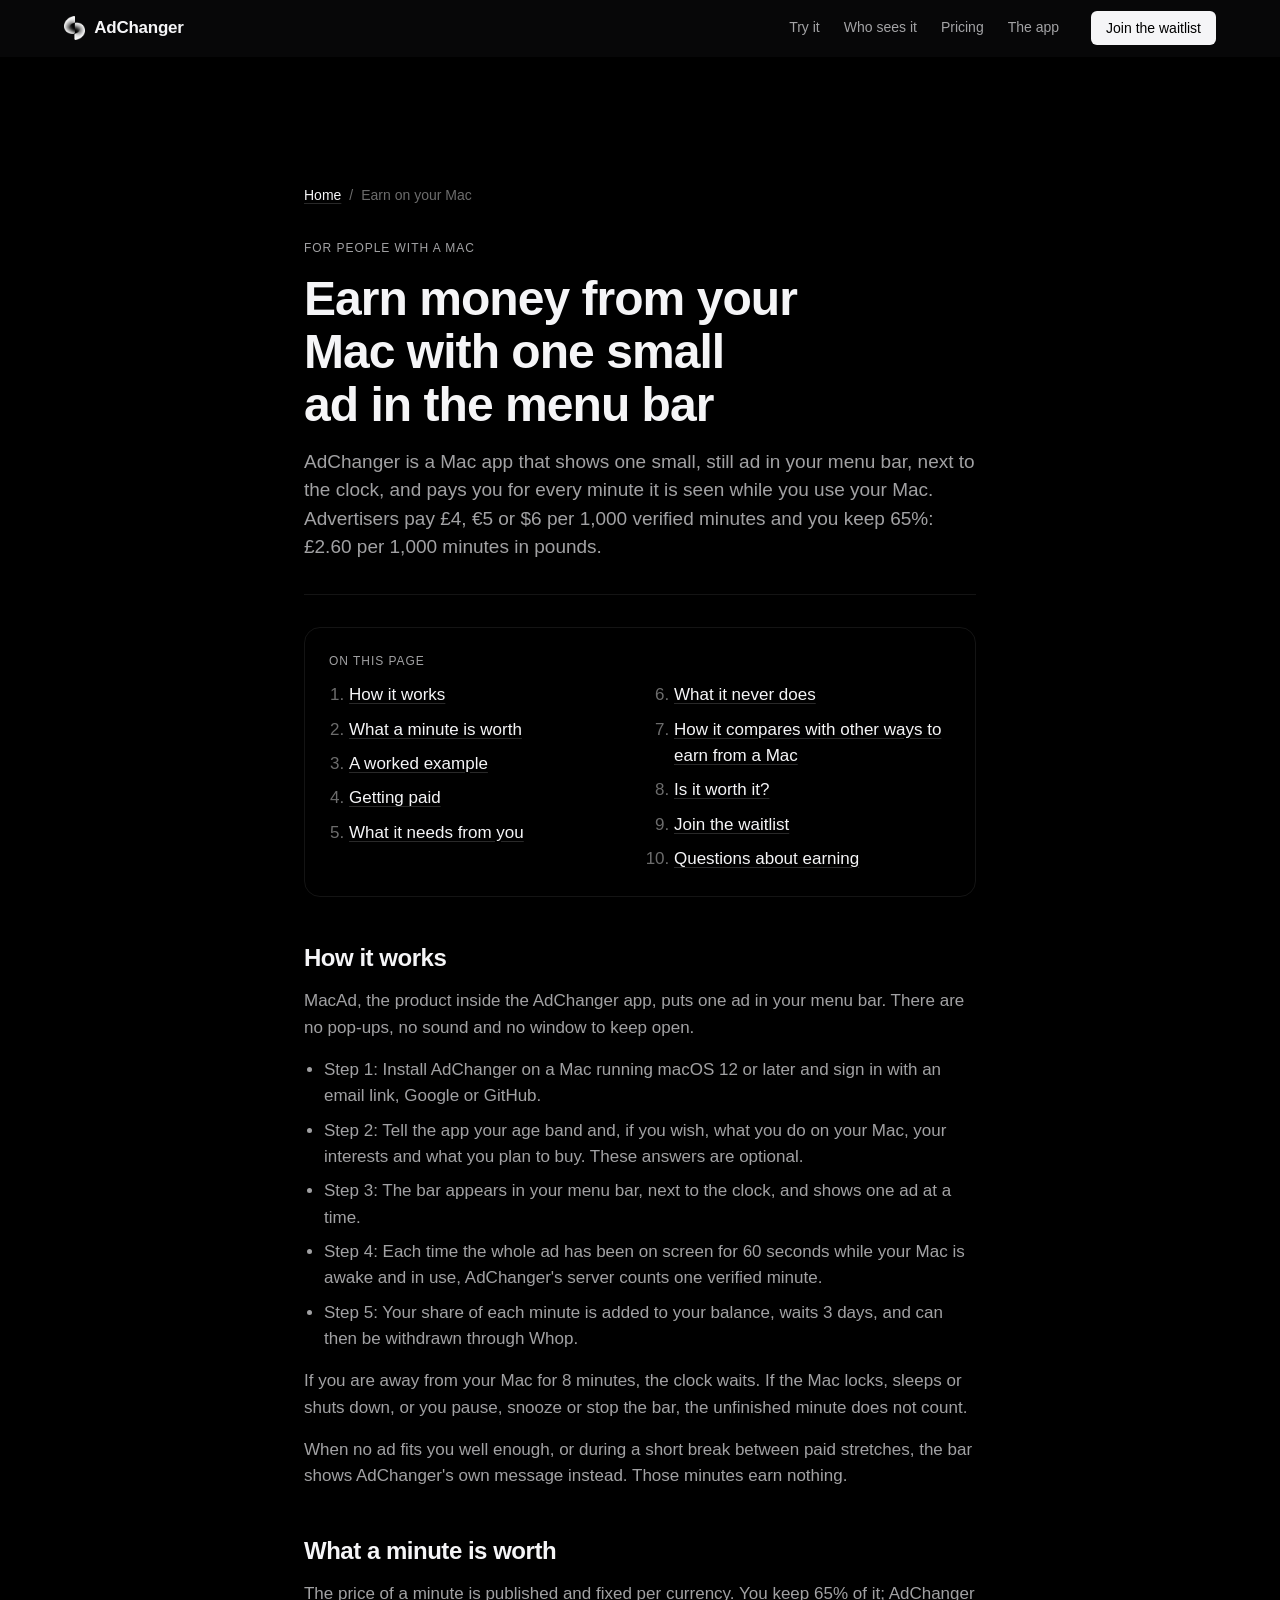
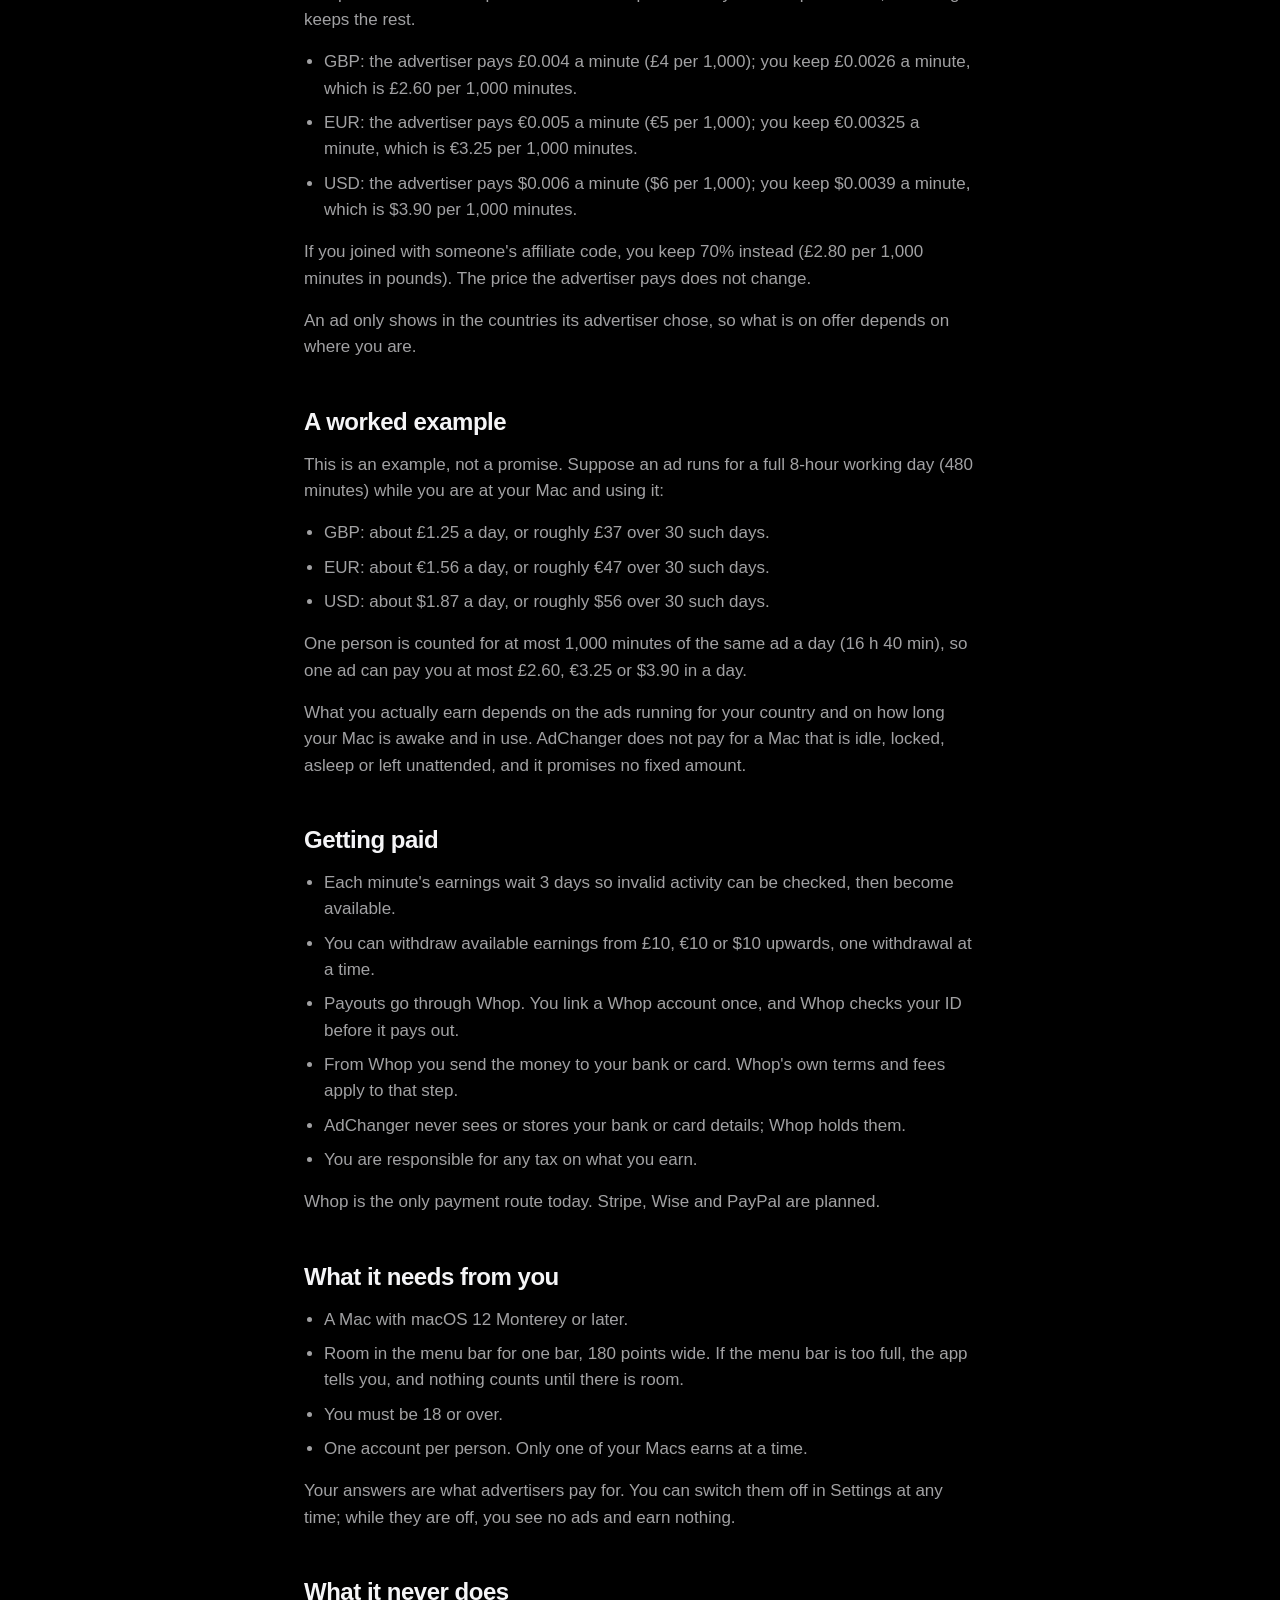
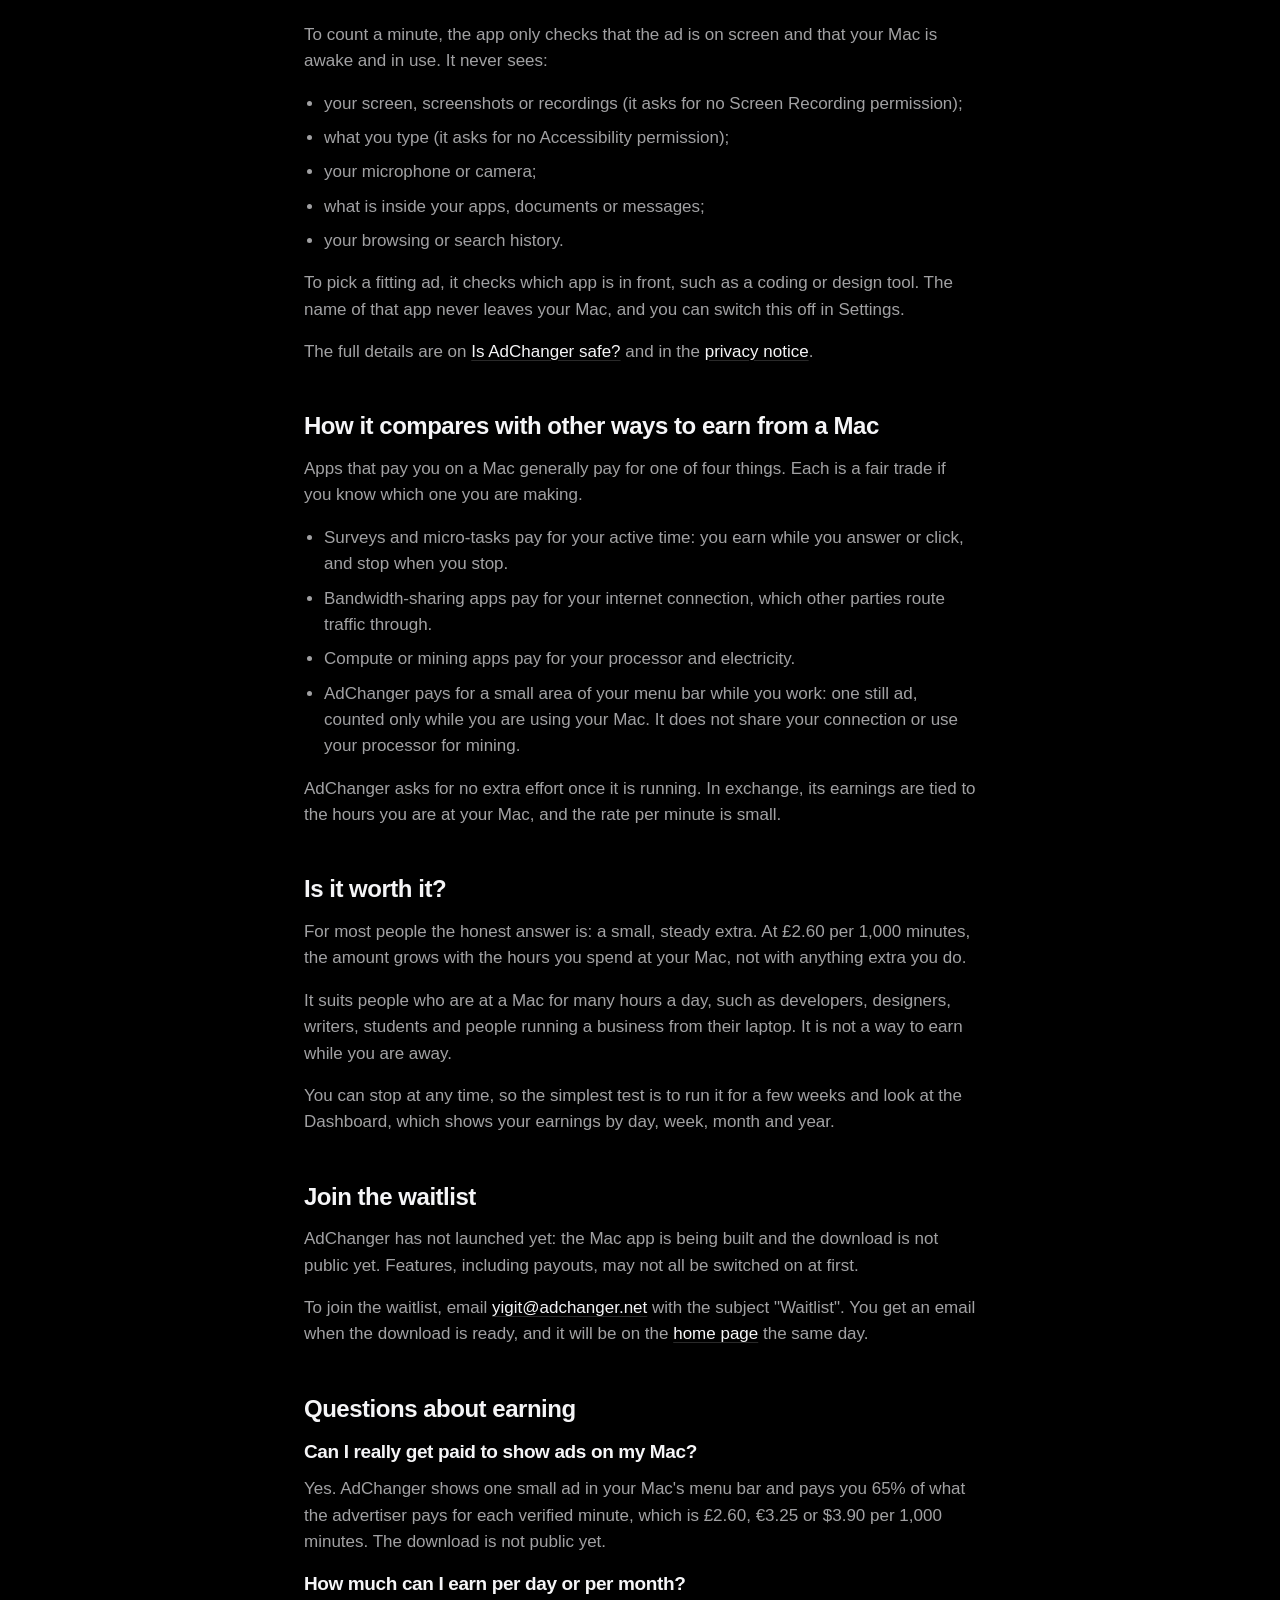
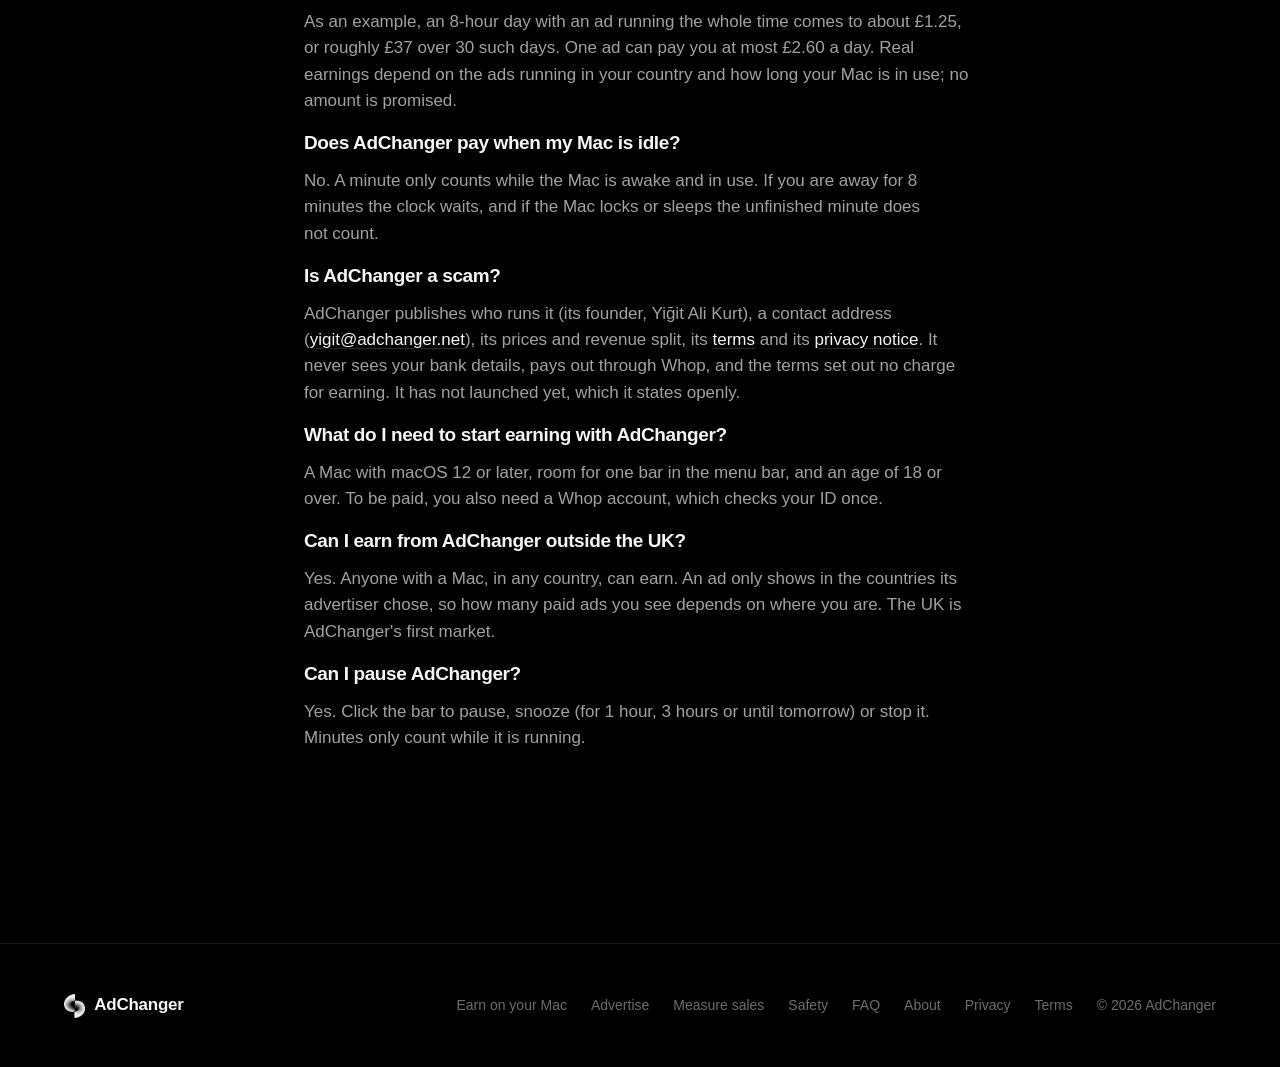
<file: earn-money-on-mac.html>
<!DOCTYPE html><html lang="en-GB"><head><meta charSet="utf-8"/><meta name="viewport" content="width=device-width, initial-scale=1"/><link rel="stylesheet" href="/_next/static/chunks/3t2l9-1e_kfd4.css" data-precedence="next"/><link rel="preload" as="script" fetchPriority="low" href="/_next/static/chunks/3s6nzrbk-8mnv.js"/><script src="/_next/static/chunks/19mx3mg6lkumu.js" async=""></script><script src="/_next/static/chunks/3kmozkq6tgqnz.js" async=""></script><script src="/_next/static/chunks/1eh83f1trsv72.js" async=""></script><script src="/_next/static/chunks/turbopack-0ewssgmc2dw5s.js" async=""></script><script src="/_next/static/chunks/3fntmmi971322.js" async=""></script><script src="/_next/static/chunks/0-q-v4_mbfu19.js" async=""></script><script src="/_next/static/chunks/15qmzpprw47gu.js" async=""></script><script src="/_next/static/chunks/3r86wsry3wsb4.js" async=""></script><meta name="theme-color" content="#000000"/><meta name="color-scheme" content="dark"/><title>Earn money from your Mac with a menu-bar ad | AdChanger</title><meta name="description" content="AdChanger pays you to show one small, still ad next to your Mac&#x27;s clock: £2.60 per 1,000 verified minutes. How it works, what it pays and what it never sees."/><meta name="keywords" content="AdChanger,MacAd,Mac menu bar ad,get paid to show ads on Mac,advertise on Mac,verified minute advertising"/><link rel="canonical" href="https://adchanger.net/earn-money-on-mac"/><meta name="google-site-verification" content="8yyIk7ToY5FC8Zqg0zk3n5A7R0QVBRUJBYZy6PHDLxA"/><meta property="og:title" content="Earn money from your Mac with a menu-bar ad | AdChanger"/><meta property="og:description" content="AdChanger pays you to show one small, still ad next to your Mac&#x27;s clock: £2.60 per 1,000 verified minutes. How it works, what it pays and what it never sees."/><meta property="og:url" content="https://adchanger.net/earn-money-on-mac"/><meta property="og:site_name" content="AdChanger"/><meta property="og:locale" content="en_GB"/><meta property="og:type" content="article"/><meta name="twitter:card" content="summary_large_image"/><meta name="twitter:title" content="Earn money from your Mac with a menu-bar ad | AdChanger"/><meta name="twitter:description" content="AdChanger pays you to show one small, still ad next to your Mac&#x27;s clock: £2.60 per 1,000 verified minutes. How it works, what it pays and what it never sees."/><link rel="icon" href="/favicon.ico?favicon.41wjr0k7-8p9p.ico" sizes="48x48" type="image/x-icon"/><link rel="icon" href="/icon.png?icon.1bfr6kqycistk.png" sizes="192x192" type="image/png"/><link rel="apple-touch-icon" href="/apple-icon.png?apple-icon.06wdrku8-lth7.png" sizes="180x180" type="image/png"/><script>document.documentElement.classList.add('js');if(new URLSearchParams(location.search).get('for')==='earner')document.documentElement.dataset.side='earner'</script><script type="application/ld+json">{"@context":"https://schema.org","@type":"Organization","@id":"https://adchanger.net/#organization","name":"AdChanger","url":"https://adchanger.net","logo":{"@type":"ImageObject","url":"https://adchanger.net/brand/adchanger-logo.png","width":512,"height":512},"email":"yigit@adchanger.net","foundingDate":"2026-09","foundingLocation":{"@type":"Place","name":"Istanbul, Türkiye"},"founder":{"@type":"Person","name":"Yiğit Ali Kurt"},"contactPoint":{"@type":"ContactPoint","email":"yigit@adchanger.net","contactType":"customer support","availableLanguage":["English","Turkish"]},"description":"AdChanger is a bootstrapped advertising startup founded in September 2026, building a native macOS platform around a new menu-bar ad surface. Its first product is MacAd."}</script><script type="application/ld+json">{"@context":"https://schema.org","@type":"WebSite","@id":"https://adchanger.net/#website","name":"AdChanger","url":"https://adchanger.net","description":"MacAd puts one small ad in the Mac menu bar. Brands pay £4 per 1,000 verified minutes and Mac users keep 65% for showing it. It never sees your screen.","inLanguage":"en-GB","publisher":{"@id":"https://adchanger.net/#organization"}}</script><script type="application/ld+json">{"@context":"https://schema.org","@type":"SoftwareApplication","@id":"https://adchanger.net/#app","name":"AdChanger","alternateName":"AdChanger for Mac","operatingSystem":"macOS 12 or later","applicationCategory":"BusinessApplication","applicationSubCategory":"Advertising","url":"https://adchanger.net","publisher":{"@id":"https://adchanger.net/#organization"},"isAccessibleForFree":true,"featureList":["MacAd: one small, quiet ad in the Mac menu bar that pays the person who shows it","Paid per verified minute: an ad counts after 60 seconds on screen while the Mac is in use","Advertisers pay £4, €5 or $6 per 1,000 verified minutes; 65% goes to the person showing the ad and 35% to AdChanger","Never sees the screen, keystrokes, microphone, camera, app contents or browsing history","Payments go through Whop (Stripe, Wise and PayPal coming soon); AdChanger never sees card details","A person reviews every ad before it runs"],"description":"MacAd puts one small ad in the Mac menu bar. Brands pay £4 per 1,000 verified minutes and Mac users keep 65% for showing it. It never sees your screen."}</script><script src="/_next/static/chunks/0cz1d0mv5g_q7.js" noModule=""></script></head><body><div hidden=""><!--$--><!--/$--></div><a class="skip-link" href="#main">Skip to content</a><header class="site-header" data-site-header="true"><div class="container site-header__inner"><a aria-label="AdChanger home" class="brand" href="/"><img alt="" loading="lazy" width="21" height="24" decoding="async" data-nimg="1" class="brand__mark" style="color:transparent;height:24px" src="/brand/adchanger-mark.webp"/><span class="brand__name">AdChanger</span></a><div class="site-header__nav"><nav class="site-header__links" aria-label="Sections"><a class="site-header__link" href="/#try">Try it</a><a class="site-header__link" href="/#reach" data-only="advertiser">Who sees it</a><a class="site-header__link" href="/#how" data-only="advertiser">Pricing</a><a class="site-header__link" href="/#results" data-only="advertiser">The app</a><a class="site-header__link" href="/#earn" data-only="earner">What you earn</a><a class="site-header__link" href="/#app" data-only="earner">The app</a><a class="site-header__link" href="/#privacy" data-only="earner">Privacy</a></nav><a class="button button--primary button--small" href="mailto:yigit@adchanger.net?subject=Waitlist%3A%20Download%20for%20Mac" title="Opens an email. We write back when the download is ready.">Join the waitlist</a></div></div></header><main id="main"><script type="application/ld+json">{"@context":"https://schema.org","@type":"WebPage","@id":"https://adchanger.net/earn-money-on-mac#page","url":"https://adchanger.net/earn-money-on-mac","name":"Earn money from your Mac with a menu-bar ad | AdChanger","headline":"Earn money from your Mac with one small ad in the menu bar","description":"AdChanger pays you to show one small, still ad next to your Mac's clock: £2.60 per 1,000 verified minutes. How it works, what it pays and what it never sees.","inLanguage":"en-GB","dateModified":"2026-10-06","isPartOf":{"@id":"https://adchanger.net/#website"},"publisher":{"@id":"https://adchanger.net/#organization"},"about":{"@id":"https://adchanger.net/#organization"}}</script><script type="application/ld+json">{"@context":"https://schema.org","@type":"BreadcrumbList","itemListElement":[{"@type":"ListItem","position":1,"name":"Home","item":"https://adchanger.net"},{"@type":"ListItem","position":2,"name":"Earn on your Mac","item":"https://adchanger.net/earn-money-on-mac"}]}</script><script type="application/ld+json">{"@context":"https://schema.org","@type":"FAQPage","mainEntity":[{"@type":"Question","name":"Can I really get paid to show ads on my Mac?","acceptedAnswer":{"@type":"Answer","text":"Yes. AdChanger shows one small ad in your Mac's menu bar and pays you 65% of what the advertiser pays for each verified minute, which is £2.60, €3.25 or $3.90 per 1,000 minutes. The download is not public yet."}},{"@type":"Question","name":"How much can I earn per day or per month?","acceptedAnswer":{"@type":"Answer","text":"As an example, an 8-hour day with an ad running the whole time comes to about £1.25, or roughly £37 over 30 such days. One ad can pay you at most £2.60 a day. Real earnings depend on the ads running in your country and how long your Mac is in use; no amount is promised."}},{"@type":"Question","name":"Does AdChanger pay when my Mac is idle?","acceptedAnswer":{"@type":"Answer","text":"No. A minute only counts while the Mac is awake and in use. If you are away for 8 minutes the clock waits, and if the Mac locks or sleeps the unfinished minute does not count."}},{"@type":"Question","name":"Is AdChanger a scam?","acceptedAnswer":{"@type":"Answer","text":"AdChanger publishes who runs it (its founder, Yiğit Ali Kurt), a contact address (yigit@adchanger.net), its prices and revenue split, its terms and its privacy notice. It never sees your bank details, pays out through Whop, and the terms set out no charge for earning. It has not launched yet, which it states openly."}},{"@type":"Question","name":"What do I need to start earning with AdChanger?","acceptedAnswer":{"@type":"Answer","text":"A Mac with macOS 12 or later, room for one bar in the menu bar, and an age of 18 or over. To be paid, you also need a Whop account, which checks your ID once."}},{"@type":"Question","name":"Can I earn from AdChanger outside the UK?","acceptedAnswer":{"@type":"Answer","text":"Yes. Anyone with a Mac, in any country, can earn. An ad only shows in the countries its advertiser chose, so how many paid ads you see depends on where you are. The UK is AdChanger's first market."}},{"@type":"Question","name":"Can I pause AdChanger?","acceptedAnswer":{"@type":"Answer","text":"Yes. Click the bar to pause, snooze (for 1 hour, 3 hours or until tomorrow) or stop it. Minutes only count while it is running."}}]}</script><section class="section"><div class="container reading-page article"><nav class="article__crumbs" aria-label="Breadcrumb"><a href="/">Home</a><span aria-hidden="true">/</span><span aria-current="page">Earn on your Mac</span></nav><header class="article__head"><p class="eyebrow">For people with a Mac</p><h1>Earn money from your Mac with one small ad in the menu bar</h1><p class="lead"><span>AdChanger is a Mac app that shows one small, still ad in your menu bar, next to the clock, and pays you for every minute it is seen while you use your Mac. Advertisers pay £4, €5 or $6 per 1,000 verified minutes and you keep 65%: £2.60 per 1,000 minutes in pounds.</span></p></header><nav class="article__contents" aria-label="On this page"><p class="article__contents-title">On this page</p><ol><li><a href="#how-it-works">How it works</a></li><li><a href="#what-a-minute-is-worth">What a minute is worth</a></li><li><a href="#a-worked-example">A worked example</a></li><li><a href="#getting-paid">Getting paid</a></li><li><a href="#what-it-needs-from-you">What it needs from you</a></li><li><a href="#what-it-never-does">What it never does</a></li><li><a href="#how-it-compares-with-other-ways-to-earn-from-a-mac">How it compares with other ways to earn from a Mac</a></li><li><a href="#is-it-worth-it">Is it worth it?</a></li><li><a href="#join-the-waitlist">Join the waitlist</a></li><li><a href="#questions-about-earning">Questions about earning</a></li></ol></nav><section class="article__section" id="how-it-works" aria-labelledby="how-it-works-title"><h2 id="how-it-works-title">How it works</h2><p><span>MacAd, the product inside the AdChanger app, puts one ad in your menu bar. There are no pop-ups, no sound and no window to keep open.</span></p><ul class="article__list"><li><span>Step 1: Install AdChanger on a Mac running macOS 12 or later and sign in with an email link, Google or GitHub.</span></li><li><span>Step 2: Tell the app your age band and, if you wish, what you do on your Mac, your interests and what you plan to buy. These answers are optional.</span></li><li><span>Step 3: The bar appears in your menu bar, next to the clock, and shows one ad at a time.</span></li><li><span>Step 4: Each time the whole ad has been on screen for 60 seconds while your Mac is awake and in use, AdChanger&#x27;s server counts one verified minute.</span></li><li><span>Step 5: Your share of each minute is added to your balance, waits 3 days, and can then be withdrawn through Whop.</span></li></ul><p><span>If you are away from your Mac for 8 minutes, the clock waits. If the Mac locks, sleeps or shuts down, or you pause, snooze or stop the bar, the unfinished minute does not count.</span></p><p><span>When no ad fits you well enough, or during a short break between paid stretches, the bar shows AdChanger&#x27;s own message instead. Those minutes earn nothing.</span></p></section><section class="article__section" id="what-a-minute-is-worth" aria-labelledby="what-a-minute-is-worth-title"><h2 id="what-a-minute-is-worth-title">What a minute is worth</h2><p><span>The price of a minute is published and fixed per currency. You keep 65% of it; AdChanger keeps the rest.</span></p><ul class="article__list"><li><span>GBP: the advertiser pays £0.004 a minute (£4 per 1,000); you keep £0.0026 a minute, which is £2.60 per 1,000 minutes.</span></li><li><span>EUR: the advertiser pays €0.005 a minute (€5 per 1,000); you keep €0.00325 a minute, which is €3.25 per 1,000 minutes.</span></li><li><span>USD: the advertiser pays $0.006 a minute ($6 per 1,000); you keep $0.0039 a minute, which is $3.90 per 1,000 minutes.</span></li></ul><p><span>If you joined with someone&#x27;s affiliate code, you keep 70% instead (£2.80 per 1,000 minutes in pounds). The price the advertiser pays does not change.</span></p><p><span>An ad only shows in the countries its advertiser chose, so what is on offer depends on where you are.</span></p></section><section class="article__section" id="a-worked-example" aria-labelledby="a-worked-example-title"><h2 id="a-worked-example-title">A worked example</h2><p><span>This is an example, not a promise. Suppose an ad runs for a full 8-hour working day (480 minutes) while you are at your Mac and using it:</span></p><ul class="article__list"><li><span>GBP: about £1.25 a day, or roughly £37 over 30 such days.</span></li><li><span>EUR: about €1.56 a day, or roughly €47 over 30 such days.</span></li><li><span>USD: about $1.87 a day, or roughly $56 over 30 such days.</span></li></ul><p><span>One person is counted for at most 1,000 minutes of the same ad a day (16 h 40 min), so one ad can pay you at most £2.60, €3.25 or $3.90 in a day.</span></p><p><span>What you actually earn depends on the ads running for your country and on how long your Mac is awake and in use. AdChanger does not pay for a Mac that is idle, locked, asleep or left unattended, and it promises no fixed amount.</span></p></section><section class="article__section" id="getting-paid" aria-labelledby="getting-paid-title"><h2 id="getting-paid-title">Getting paid</h2><ul class="article__list"><li><span>Each minute&#x27;s earnings wait 3 days so invalid activity can be checked, then become available.</span></li><li><span>You can withdraw available earnings from £10, €10 or $10 upwards, one withdrawal at a time.</span></li><li><span>Payouts go through Whop. You link a Whop account once, and Whop checks your ID before it pays out.</span></li><li><span>From Whop you send the money to your bank or card. Whop&#x27;s own terms and fees apply to that step.</span></li><li><span>AdChanger never sees or stores your bank or card details; Whop holds them.</span></li><li><span>You are responsible for any tax on what you earn.</span></li></ul><p><span>Whop is the only payment route today. Stripe, Wise and PayPal are planned.</span></p></section><section class="article__section" id="what-it-needs-from-you" aria-labelledby="what-it-needs-from-you-title"><h2 id="what-it-needs-from-you-title">What it needs from you</h2><ul class="article__list"><li><span>A Mac with macOS 12 Monterey or later.</span></li><li><span>Room in the menu bar for one bar, 180 points wide. If the menu bar is too full, the app tells you, and nothing counts until there is room.</span></li><li><span>You must be 18 or over.</span></li><li><span>One account per person. Only one of your Macs earns at a time.</span></li></ul><p><span>Your answers are what advertisers pay for. You can switch them off in Settings at any time; while they are off, you see no ads and earn nothing.</span></p></section><section class="article__section" id="what-it-never-does" aria-labelledby="what-it-never-does-title"><h2 id="what-it-never-does-title">What it never does</h2><p><span>To count a minute, the app only checks that the ad is on screen and that your Mac is awake and in use. It never sees:</span></p><ul class="article__list"><li><span>your screen, screenshots or recordings (it asks for no Screen Recording permission);</span></li><li><span>what you type (it asks for no Accessibility permission);</span></li><li><span>your microphone or camera;</span></li><li><span>what is inside your apps, documents or messages;</span></li><li><span>your browsing or search history.</span></li></ul><p><span>To pick a fitting ad, it checks which app is in front, such as a coding or design tool. The name of that app never leaves your Mac, and you can switch this off in Settings.</span></p><p><span>The full details are on </span><a href="/safety">Is AdChanger safe?</a><span> and in the </span><a href="/privacy">privacy notice</a><span>.</span></p></section><section class="article__section" id="how-it-compares-with-other-ways-to-earn-from-a-mac" aria-labelledby="how-it-compares-with-other-ways-to-earn-from-a-mac-title"><h2 id="how-it-compares-with-other-ways-to-earn-from-a-mac-title">How it compares with other ways to earn from a Mac</h2><p><span>Apps that pay you on a Mac generally pay for one of four things. Each is a fair trade if you know which one you are making.</span></p><ul class="article__list"><li><span>Surveys and micro-tasks pay for your active time: you earn while you answer or click, and stop when you stop.</span></li><li><span>Bandwidth-sharing apps pay for your internet connection, which other parties route traffic through.</span></li><li><span>Compute or mining apps pay for your processor and electricity.</span></li><li><span>AdChanger pays for a small area of your menu bar while you work: one still ad, counted only while you are using your Mac. It does not share your connection or use your processor for mining.</span></li></ul><p><span>AdChanger asks for no extra effort once it is running. In exchange, its earnings are tied to the hours you are at your Mac, and the rate per minute is small.</span></p></section><section class="article__section" id="is-it-worth-it" aria-labelledby="is-it-worth-it-title"><h2 id="is-it-worth-it-title">Is it worth it?</h2><p><span>For most people the honest answer is: a small, steady extra. At £2.60 per 1,000 minutes, the amount grows with the hours you spend at your Mac, not with anything extra you do.</span></p><p><span>It suits people who are at a Mac for many hours a day, such as developers, designers, writers, students and people running a business from their laptop. It is not a way to earn while you are away.</span></p><p><span>You can stop at any time, so the simplest test is to run it for a few weeks and look at the Dashboard, which shows your earnings by day, week, month and year.</span></p></section><section class="article__section" id="join-the-waitlist" aria-labelledby="join-the-waitlist-title"><h2 id="join-the-waitlist-title">Join the waitlist</h2><p><span>AdChanger has not launched yet: the Mac app is being built and the download is not public yet. Features, including payouts, may not all be switched on at first.</span></p><p><span>To join the waitlist, email </span><a href="mailto:yigit@adchanger.net">yigit@adchanger.net</a><span> with the subject &quot;Waitlist&quot;. You get an email when the download is ready, and it will be on the </span><a href="/">home page</a><span> the same day.</span></p></section><section class="article__section" id="questions-about-earning" aria-labelledby="questions-about-earning-title"><h2 id="questions-about-earning-title">Questions about earning</h2><div class="article__qa"><h3>Can I really get paid to show ads on my Mac?</h3><p><span>Yes. AdChanger shows one small ad in your Mac&#x27;s menu bar and pays you 65% of what the advertiser pays for each verified minute, which is £2.60, €3.25 or $3.90 per 1,000 minutes. The download is not public yet.</span></p></div><div class="article__qa"><h3>How much can I earn per day or per month?</h3><p><span>As an example, an 8-hour day with an ad running the whole time comes to about £1.25, or roughly £37 over 30 such days. One ad can pay you at most £2.60 a day. Real earnings depend on the ads running in your country and how long your Mac is in use; no amount is promised.</span></p></div><div class="article__qa"><h3>Does AdChanger pay when my Mac is idle?</h3><p><span>No. A minute only counts while the Mac is awake and in use. If you are away for 8 minutes the clock waits, and if the Mac locks or sleeps the unfinished minute does not count.</span></p></div><div class="article__qa"><h3>Is AdChanger a scam?</h3><p><span>AdChanger publishes who runs it (its founder, Yiğit Ali Kurt), a contact address (</span><a href="mailto:yigit@adchanger.net">yigit@adchanger.net</a><span>), its prices and revenue split, its </span><a href="/terms">terms</a><span> and its </span><a href="/privacy">privacy notice</a><span>. It never sees your bank details, pays out through Whop, and the terms set out no charge for earning. It has not launched yet, which it states openly.</span></p></div><div class="article__qa"><h3>What do I need to start earning with AdChanger?</h3><p><span>A Mac with macOS 12 or later, room for one bar in the menu bar, and an age of 18 or over. To be paid, you also need a Whop account, which checks your ID once.</span></p></div><div class="article__qa"><h3>Can I earn from AdChanger outside the UK?</h3><p><span>Yes. Anyone with a Mac, in any country, can earn. An ad only shows in the countries its advertiser chose, so how many paid ads you see depends on where you are. The UK is AdChanger&#x27;s first market.</span></p></div><div class="article__qa"><h3>Can I pause AdChanger?</h3><p><span>Yes. Click the bar to pause, snooze (for 1 hour, 3 hours or until tomorrow) or stop it. Minutes only count while it is running.</span></p></div></section></div></section></main><footer class="site-footer"><div class="container site-footer__inner"><a aria-label="AdChanger home" class="brand" href="/"><img alt="" loading="lazy" width="21" height="24" decoding="async" data-nimg="1" class="brand__mark" style="color:transparent;height:24px" src="/brand/adchanger-mark.webp"/><span class="brand__name">AdChanger</span></a><nav class="site-footer__links" aria-label="Footer"><a class="site-footer__link" href="/earn-money-on-mac">Earn on your Mac</a><a class="site-footer__link" href="/advertise">Advertise</a><a class="site-footer__link" href="/measure">Measure sales</a><a class="site-footer__link" href="/safety">Safety</a><a class="site-footer__link" href="/faq">FAQ</a><a class="site-footer__link" href="/about">About</a><a class="site-footer__link" href="/privacy">Privacy</a><a class="site-footer__link" href="/terms">Terms</a><span>© <!-- -->2026<!-- --> AdChanger</span></nav></div></footer><!--$--><!--/$--><script src="/_next/static/chunks/3s6nzrbk-8mnv.js" id="_R_" async=""></script><script>(self.__next_f=self.__next_f||[]).push([0])</script><script>self.__next_f.push([1,"1:\"$Sreact.fragment\"\n3:I[39756,[\"/_next/static/chunks/3fntmmi971322.js\"],\"default\"]\n4:I[71653,[\"/_next/static/chunks/3fntmmi971322.js\",\"/_next/static/chunks/0-q-v4_mbfu19.js\",\"/_next/static/chunks/15qmzpprw47gu.js\"],\"default\"]\n5:I[37457,[\"/_next/static/chunks/3fntmmi971322.js\"],\"default\"]\nb:I[68027,[\"/_next/static/chunks/3fntmmi971322.js\"],\"default\",1]\n:HL[\"/_next/static/chunks/3t2l9-1e_kfd4.css\",\"style\"]\n2:T44f,{\"@context\":\"https://schema.org\",\"@type\":\"SoftwareApplication\",\"@id\":\"https://adchanger.net/#app\",\"name\":\"AdChanger\",\"alternateName\":\"AdChanger for Mac\",\"operatingSystem\":\"macOS 12 or later\",\"applicationCategory\":\"BusinessApplication\",\"applicationSubCategory\":\"Advertising\",\"url\":\"https://adchanger.net\",\"publisher\":{\"@id\":\"https://adchanger.net/#organization\"},\"isAccessibleForFree\":true,\"featureList\":[\"MacAd: one small, quiet ad in the Mac menu bar that pays the person who shows it\",\"Paid per verified minute: an ad counts after 60 seconds on screen while the Mac is in use\",\"Advertisers pay £4, €5 or $6 per 1,000 verified minutes; 65% goes to the person showing the ad and 35% to AdChanger\",\"Never sees the screen, keystrokes, microphone, camera, app contents or browsing history\",\"Payments go through Whop (Stripe, Wise and PayPal coming soon); AdChanger never sees card details\",\"A person reviews every ad before it runs\"],\"description\":\"MacAd puts one small ad in the Mac menu bar. Brands pay £4 per 1,000 verified minutes and Mac users keep 65% for showing it. It never sees your screen.\"}9:X\n"])</script><script>self.__next_f.push([1,"0:{\"P\":null,\"c\":[\"\",\"earn-money-on-mac\"],\"q\":\"\",\"i\":false,\"f\":[[[\"\",{\"children\":[\"earn-money-on-mac\",{\"children\":[\"__PAGE__\",{},\"$undefined\",\"$undefined\",4608]},\"$undefined\",\"$undefined\",4608]},\"$undefined\",\"$undefined\",4624],[[\"$\",\"$1\",\"c\",{\"children\":[[[\"$\",\"link\",\"0\",{\"rel\":\"stylesheet\",\"href\":\"/_next/static/chunks/3t2l9-1e_kfd4.css\",\"precedence\":\"next\",\"crossOrigin\":\"$undefined\",\"nonce\":\"$undefined\"}],[\"$\",\"script\",\"script-0\",{\"src\":\"/_next/static/chunks/3fntmmi971322.js\",\"async\":true,\"nonce\":\"$undefined\"}]],[\"$\",\"html\",null,{\"lang\":\"en-GB\",\"suppressHydrationWarning\":true,\"children\":[[\"$\",\"head\",null,{\"children\":[[\"$\",\"script\",null,{\"dangerouslySetInnerHTML\":{\"__html\":\"document.documentElement.classList.add('js');if(new URLSearchParams(location.search).get('for')==='earner')document.documentElement.dataset.side='earner'\"}}],[\"$\",\"script\",null,{\"type\":\"application/ld+json\",\"dangerouslySetInnerHTML\":{\"__html\":\"{\\\"@context\\\":\\\"https://schema.org\\\",\\\"@type\\\":\\\"Organization\\\",\\\"@id\\\":\\\"https://adchanger.net/#organization\\\",\\\"name\\\":\\\"AdChanger\\\",\\\"url\\\":\\\"https://adchanger.net\\\",\\\"logo\\\":{\\\"@type\\\":\\\"ImageObject\\\",\\\"url\\\":\\\"https://adchanger.net/brand/adchanger-logo.png\\\",\\\"width\\\":512,\\\"height\\\":512},\\\"email\\\":\\\"yigit@adchanger.net\\\",\\\"foundingDate\\\":\\\"2026-09\\\",\\\"foundingLocation\\\":{\\\"@type\\\":\\\"Place\\\",\\\"name\\\":\\\"Istanbul, Türkiye\\\"},\\\"founder\\\":{\\\"@type\\\":\\\"Person\\\",\\\"name\\\":\\\"Yiğit Ali Kurt\\\"},\\\"contactPoint\\\":{\\\"@type\\\":\\\"ContactPoint\\\",\\\"email\\\":\\\"yigit@adchanger.net\\\",\\\"contactType\\\":\\\"customer support\\\",\\\"availableLanguage\\\":[\\\"English\\\",\\\"Turkish\\\"]},\\\"description\\\":\\\"AdChanger is a bootstrapped advertising startup founded in September 2026, building a native macOS platform around a new menu-bar ad surface. Its first product is MacAd.\\\"}\"}}],[\"$\",\"script\",null,{\"type\":\"application/ld+json\",\"dangerouslySetInnerHTML\":{\"__html\":\"{\\\"@context\\\":\\\"https://schema.org\\\",\\\"@type\\\":\\\"WebSite\\\",\\\"@id\\\":\\\"https://adchanger.net/#website\\\",\\\"name\\\":\\\"AdChanger\\\",\\\"url\\\":\\\"https://adchanger.net\\\",\\\"description\\\":\\\"MacAd puts one small ad in the Mac menu bar. Brands pay £4 per 1,000 verified minutes and Mac users keep 65% for showing it. It never sees your screen.\\\",\\\"inLanguage\\\":\\\"en-GB\\\",\\\"publisher\\\":{\\\"@id\\\":\\\"https://adchanger.net/#organization\\\"}}\"}}],[\"$\",\"script\",null,{\"type\":\"application/ld+json\",\"dangerouslySetInnerHTML\":{\"__html\":\"$2\"}}]]}],[\"$\",\"body\",null,{\"children\":[\"$\",\"$L3\",null,{\"parallelRouterKey\":\"children\",\"error\":\"$4\",\"errorStyles\":[],\"errorScripts\":[[\"$\",\"script\",\"script-0\",{\"src\":\"/_next/static/chunks/0-q-v4_mbfu19.js\",\"async\":true,\"nonce\":\"$undefined\"}],[\"$\",\"script\",\"script-1\",{\"src\":\"/_next/static/chunks/15qmzpprw47gu.js\",\"async\":true,\"nonce\":\"$undefined\"}]],\"template\":[\"$\",\"$L5\",null,{}],\"templateStyles\":\"$undefined\",\"templateScripts\":\"$undefined\",\"notFound\":\"$L6\",\"forbidden\":\"$undefined\",\"unauthorized\":\"$undefined\"}]}]]}]]}],{\"children\":[\"$L7\",{\"children\":[\"$L8\",{},null,false,null]},null,false,\"$9\"]},null,false,null],\"$La\",false]],\"m\":\"$undefined\",\"G\":[\"$b\",[\"$Lc\"]],\"S\":true,\"h\":null,\"r\":\"$undefined\",\"s\":\"$undefined\",\"a\":\"$undefined\",\"l\":\"$undefined\",\"p\":\"$undefined\",\"d\":\"$undefined\",\"b\":\"HceaSPU5SzPV77io9Ymi6\"}\n"])</script><script>self.__next_f.push([1,"d:I[22016,[\"/_next/static/chunks/3fntmmi971322.js\",\"/_next/static/chunks/3r86wsry3wsb4.js\"],\"\"]\ne:I[5500,[\"/_next/static/chunks/3fntmmi971322.js\",\"/_next/static/chunks/3r86wsry3wsb4.js\"],\"Image\"]\nf:I[45305,[\"/_next/static/chunks/3fntmmi971322.js\",\"/_next/static/chunks/3r86wsry3wsb4.js\"],\"MotionController\"]\n16:I[97367,[\"/_next/static/chunks/3fntmmi971322.js\"],\"ViewportBoundary\"]\n18:I[97367,[\"/_next/static/chunks/3fntmmi971322.js\"],\"MetadataBoundary\"]\n19:\"$Sreact.suspense\"\n"])</script><script>self.__next_f.push([1,"6:[[[\"$\",\"a\",null,{\"className\":\"skip-link\",\"href\":\"#main\",\"children\":\"Skip to content\"}],[\"$\",\"header\",null,{\"className\":\"site-header\",\"data-site-header\":true,\"children\":[\"$\",\"div\",null,{\"className\":\"container site-header__inner\",\"children\":[[\"$\",\"$Ld\",null,{\"aria-label\":\"AdChanger home\",\"className\":\"brand\",\"href\":\"/\",\"children\":[[\"$\",\"$Le\",null,{\"className\":\"brand__mark\",\"src\":\"/brand/adchanger-mark.webp\",\"alt\":\"\",\"width\":21,\"height\":24,\"style\":{\"height\":24},\"loading\":\"$undefined\",\"unoptimized\":true}],[\"$\",\"span\",null,{\"className\":\"brand__name\",\"children\":\"AdChanger\"}]]}],[\"$\",\"div\",null,{\"className\":\"site-header__nav\",\"children\":[[\"$\",\"nav\",null,{\"className\":\"site-header__links\",\"aria-label\":\"Sections\",\"children\":[[\"$\",\"a\",\"/#try\",{\"className\":\"site-header__link\",\"href\":\"/#try\",\"data-only\":\"$undefined\",\"children\":\"Try it\"}],[\"$\",\"a\",\"/#reach\",{\"className\":\"site-header__link\",\"href\":\"/#reach\",\"data-only\":\"advertiser\",\"children\":\"Who sees it\"}],[\"$\",\"a\",\"/#how\",{\"className\":\"site-header__link\",\"href\":\"/#how\",\"data-only\":\"advertiser\",\"children\":\"Pricing\"}],[\"$\",\"a\",\"/#results\",{\"className\":\"site-header__link\",\"href\":\"/#results\",\"data-only\":\"advertiser\",\"children\":\"The app\"}],[\"$\",\"a\",\"/#earn\",{\"className\":\"site-header__link\",\"href\":\"/#earn\",\"data-only\":\"earner\",\"children\":\"What you earn\"}],[\"$\",\"a\",\"/#app\",{\"className\":\"site-header__link\",\"href\":\"/#app\",\"data-only\":\"earner\",\"children\":\"The app\"}],[\"$\",\"a\",\"/#privacy\",{\"className\":\"site-header__link\",\"href\":\"/#privacy\",\"data-only\":\"earner\",\"children\":\"Privacy\"}]]}],[\"$\",\"a\",null,{\"className\":\"button button--primary button--small\",\"href\":\"mailto:yigit@adchanger.net?subject=Waitlist%3A%20Download%20for%20Mac\",\"title\":\"Opens an email. We write back when the download is ready.\",\"children\":\"Join the waitlist\"}]]}]]}]}],[\"$\",\"main\",null,{\"id\":\"main\",\"children\":[\"$\",\"section\",null,{\"className\":\"section\",\"children\":[\"$\",\"div\",null,{\"className\":\"container reading-page\",\"children\":[[\"$\",\"p\",null,{\"className\":\"eyebrow\",\"children\":\"404\"}],[\"$\",\"h1\",null,{\"children\":\"Nothing here.\"}],[\"$\",\"p\",null,{\"children\":\"This page doesn’t exist, or it has moved.\"}],[\"$\",\"$Ld\",null,{\"href\":\"/\",\"className\":\"button button--secondary\",\"children\":\"Back to home\"}]]}]}]}],[\"$\",\"footer\",null,{\"className\":\"site-footer\",\"children\":[\"$\",\"div\",null,{\"className\":\"container site-footer__inner\",\"children\":[[\"$\",\"$Ld\",null,{\"aria-label\":\"AdChanger home\",\"className\":\"brand\",\"href\":\"/\",\"children\":[[\"$\",\"$Le\",null,{\"className\":\"brand__mark\",\"src\":\"/brand/adchanger-mark.webp\",\"alt\":\"\",\"width\":21,\"height\":24,\"style\":{\"height\":24},\"loading\":\"$undefined\",\"unoptimized\":true}],[\"$\",\"span\",null,{\"className\":\"brand__name\",\"children\":\"AdChanger\"}]]}],[\"$\",\"nav\",null,{\"className\":\"site-footer__links\",\"aria-label\":\"Footer\",\"children\":[[[\"$\",\"$Ld\",\"/earn-money-on-mac\",{\"className\":\"site-footer__link\",\"href\":\"/earn-money-on-mac\",\"children\":\"Earn on your Mac\"}],[\"$\",\"$Ld\",\"/advertise\",{\"className\":\"site-footer__link\",\"href\":\"/advertise\",\"children\":\"Advertise\"}],[\"$\",\"$Ld\",\"/measure\",{\"className\":\"site-footer__link\",\"href\":\"/measure\",\"children\":\"Measure sales\"}],[\"$\",\"$Ld\",\"/safety\",{\"className\":\"site-footer__link\",\"href\":\"/safety\",\"children\":\"Safety\"}],[\"$\",\"$Ld\",\"/faq\",{\"className\":\"site-footer__link\",\"href\":\"/faq\",\"children\":\"FAQ\"}],[\"$\",\"$Ld\",\"/about\",{\"className\":\"site-footer__link\",\"href\":\"/about\",\"children\":\"About\"}],[\"$\",\"$Ld\",\"/privacy\",{\"className\":\"site-footer__link\",\"href\":\"/privacy\",\"children\":\"Privacy\"}],[\"$\",\"$Ld\",\"/terms\",{\"className\":\"site-footer__link\",\"href\":\"/terms\",\"children\":\"Terms\"}]],[\"$\",\"span\",null,{\"children\":[\"© \",2026,\" AdChanger\"]}]]}]]}]}],[\"$\",\"$Lf\",null,{}]],[]]\n"])</script><script>self.__next_f.push([1,"7:[\"$\",\"$1\",\"c\",{\"children\":[null,[\"$\",\"$L3\",null,{\"parallelRouterKey\":\"children\",\"error\":\"$undefined\",\"errorStyles\":\"$undefined\",\"errorScripts\":\"$undefined\",\"template\":[\"$\",\"$L5\",null,{}],\"templateStyles\":\"$undefined\",\"templateScripts\":\"$undefined\",\"notFound\":\"$undefined\",\"forbidden\":\"$undefined\",\"unauthorized\":\"$undefined\"}]]}]\n10:T90e,"])</script><script>self.__next_f.push([1,"{\"@context\":\"https://schema.org\",\"@type\":\"FAQPage\",\"mainEntity\":[{\"@type\":\"Question\",\"name\":\"Can I really get paid to show ads on my Mac?\",\"acceptedAnswer\":{\"@type\":\"Answer\",\"text\":\"Yes. AdChanger shows one small ad in your Mac's menu bar and pays you 65% of what the advertiser pays for each verified minute, which is £2.60, €3.25 or $3.90 per 1,000 minutes. The download is not public yet.\"}},{\"@type\":\"Question\",\"name\":\"How much can I earn per day or per month?\",\"acceptedAnswer\":{\"@type\":\"Answer\",\"text\":\"As an example, an 8-hour day with an ad running the whole time comes to about £1.25, or roughly £37 over 30 such days. One ad can pay you at most £2.60 a day. Real earnings depend on the ads running in your country and how long your Mac is in use; no amount is promised.\"}},{\"@type\":\"Question\",\"name\":\"Does AdChanger pay when my Mac is idle?\",\"acceptedAnswer\":{\"@type\":\"Answer\",\"text\":\"No. A minute only counts while the Mac is awake and in use. If you are away for 8 minutes the clock waits, and if the Mac locks or sleeps the unfinished minute does not count.\"}},{\"@type\":\"Question\",\"name\":\"Is AdChanger a scam?\",\"acceptedAnswer\":{\"@type\":\"Answer\",\"text\":\"AdChanger publishes who runs it (its founder, Yiğit Ali Kurt), a contact address (yigit@adchanger.net), its prices and revenue split, its terms and its privacy notice. It never sees your bank details, pays out through Whop, and the terms set out no charge for earning. It has not launched yet, which it states openly.\"}},{\"@type\":\"Question\",\"name\":\"What do I need to start earning with AdChanger?\",\"acceptedAnswer\":{\"@type\":\"Answer\",\"text\":\"A Mac with macOS 12 or later, room for one bar in the menu bar, and an age of 18 or over. To be paid, you also need a Whop account, which checks your ID once.\"}},{\"@type\":\"Question\",\"name\":\"Can I earn from AdChanger outside the UK?\",\"acceptedAnswer\":{\"@type\":\"Answer\",\"text\":\"Yes. Anyone with a Mac, in any country, can earn. An ad only shows in the countries its advertiser chose, so how many paid ads you see depends on where you are. The UK is AdChanger's first market.\"}},{\"@type\":\"Question\",\"name\":\"Can I pause AdChanger?\",\"acceptedAnswer\":{\"@type\":\"Answer\",\"text\":\"Yes. Click the bar to pause, snooze (for 1 hour, 3 hours or until tomorrow) or stop it. Minutes only count while it is running.\"}}]}"])</script><script>self.__next_f.push([1,"8:[\"$\",\"$1\",\"c\",{\"children\":[[[\"$\",\"a\",null,{\"className\":\"skip-link\",\"href\":\"#main\",\"children\":\"Skip to content\"}],[\"$\",\"header\",null,{\"className\":\"site-header\",\"data-site-header\":true,\"children\":[\"$\",\"div\",null,{\"className\":\"container site-header__inner\",\"children\":[[\"$\",\"$Ld\",null,{\"aria-label\":\"AdChanger home\",\"className\":\"brand\",\"href\":\"/\",\"children\":[[\"$\",\"$Le\",null,{\"className\":\"brand__mark\",\"src\":\"/brand/adchanger-mark.webp\",\"alt\":\"\",\"width\":21,\"height\":24,\"style\":{\"height\":24},\"loading\":\"$undefined\",\"unoptimized\":true}],[\"$\",\"span\",null,{\"className\":\"brand__name\",\"children\":\"AdChanger\"}]]}],[\"$\",\"div\",null,{\"className\":\"site-header__nav\",\"children\":[[\"$\",\"nav\",null,{\"className\":\"site-header__links\",\"aria-label\":\"Sections\",\"children\":[[\"$\",\"a\",\"/#try\",{\"className\":\"site-header__link\",\"href\":\"/#try\",\"data-only\":\"$undefined\",\"children\":\"Try it\"}],[\"$\",\"a\",\"/#reach\",{\"className\":\"site-header__link\",\"href\":\"/#reach\",\"data-only\":\"advertiser\",\"children\":\"Who sees it\"}],[\"$\",\"a\",\"/#how\",{\"className\":\"site-header__link\",\"href\":\"/#how\",\"data-only\":\"advertiser\",\"children\":\"Pricing\"}],[\"$\",\"a\",\"/#results\",{\"className\":\"site-header__link\",\"href\":\"/#results\",\"data-only\":\"advertiser\",\"children\":\"The app\"}],[\"$\",\"a\",\"/#earn\",{\"className\":\"site-header__link\",\"href\":\"/#earn\",\"data-only\":\"earner\",\"children\":\"What you earn\"}],[\"$\",\"a\",\"/#app\",{\"className\":\"site-header__link\",\"href\":\"/#app\",\"data-only\":\"earner\",\"children\":\"The app\"}],[\"$\",\"a\",\"/#privacy\",{\"className\":\"site-header__link\",\"href\":\"/#privacy\",\"data-only\":\"earner\",\"children\":\"Privacy\"}]]}],[\"$\",\"a\",null,{\"className\":\"button button--primary button--small\",\"href\":\"mailto:yigit@adchanger.net?subject=Waitlist%3A%20Download%20for%20Mac\",\"title\":\"Opens an email. We write back when the download is ready.\",\"children\":\"Join the waitlist\"}]]}]]}]}],[\"$\",\"main\",null,{\"id\":\"main\",\"children\":[[\"$\",\"script\",null,{\"type\":\"application/ld+json\",\"dangerouslySetInnerHTML\":{\"__html\":\"{\\\"@context\\\":\\\"https://schema.org\\\",\\\"@type\\\":\\\"WebPage\\\",\\\"@id\\\":\\\"https://adchanger.net/earn-money-on-mac#page\\\",\\\"url\\\":\\\"https://adchanger.net/earn-money-on-mac\\\",\\\"name\\\":\\\"Earn money from your Mac with a menu-bar ad | AdChanger\\\",\\\"headline\\\":\\\"Earn money from your Mac with one small ad in the menu bar\\\",\\\"description\\\":\\\"AdChanger pays you to show one small, still ad next to your Mac's clock: £2.60 per 1,000 verified minutes. How it works, what it pays and what it never sees.\\\",\\\"inLanguage\\\":\\\"en-GB\\\",\\\"dateModified\\\":\\\"2026-10-06\\\",\\\"isPartOf\\\":{\\\"@id\\\":\\\"https://adchanger.net/#website\\\"},\\\"publisher\\\":{\\\"@id\\\":\\\"https://adchanger.net/#organization\\\"},\\\"about\\\":{\\\"@id\\\":\\\"https://adchanger.net/#organization\\\"}}\"}}],[\"$\",\"script\",null,{\"type\":\"application/ld+json\",\"dangerouslySetInnerHTML\":{\"__html\":\"{\\\"@context\\\":\\\"https://schema.org\\\",\\\"@type\\\":\\\"BreadcrumbList\\\",\\\"itemListElement\\\":[{\\\"@type\\\":\\\"ListItem\\\",\\\"position\\\":1,\\\"name\\\":\\\"Home\\\",\\\"item\\\":\\\"https://adchanger.net\\\"},{\\\"@type\\\":\\\"ListItem\\\",\\\"position\\\":2,\\\"name\\\":\\\"Earn on your Mac\\\",\\\"item\\\":\\\"https://adchanger.net/earn-money-on-mac\\\"}]}\"}}],[\"$\",\"script\",null,{\"type\":\"application/ld+json\",\"dangerouslySetInnerHTML\":{\"__html\":\"$10\"}}],\"$L11\"]}],\"$L12\",\"$L13\"],[\"$L14\"],\"$L15\"]}]\n"])</script><script>self.__next_f.push([1,"a:[\"$\",\"$1\",\"h\",{\"children\":[null,[\"$\",\"$L16\",null,{\"children\":\"$L17\"}],[\"$\",\"div\",null,{\"hidden\":true,\"children\":[\"$\",\"$L18\",null,{\"children\":[\"$\",\"$19\",null,{\"name\":\"Next.Metadata\",\"children\":\"$L1a\"}]}]}],null]}]\nc:[\"$\",\"link\",\"0\",{\"rel\":\"stylesheet\",\"href\":\"/_next/static/chunks/3t2l9-1e_kfd4.css\",\"precedence\":\"next\",\"crossOrigin\":\"$undefined\",\"nonce\":\"$undefined\"}]\n"])</script><script>self.__next_f.push([1,"27:I[97367,[\"/_next/static/chunks/3fntmmi971322.js\"],\"OutletBoundary\"]\n9:C\n"])</script><script>self.__next_f.push([1,"11:[\"$\",\"section\",null,{\"className\":\"section\",\"children\":[\"$\",\"div\",null,{\"className\":\"container reading-page article\",\"children\":[[\"$\",\"nav\",null,{\"className\":\"article__crumbs\",\"aria-label\":\"Breadcrumb\",\"children\":[[\"$\",\"$Ld\",null,{\"href\":\"/\",\"children\":\"Home\"}],[\"$\",\"span\",null,{\"aria-hidden\":\"true\",\"children\":\"/\"}],[\"$\",\"span\",null,{\"aria-current\":\"page\",\"children\":\"Earn on your Mac\"}]]}],[\"$\",\"header\",null,{\"className\":\"article__head\",\"children\":[[\"$\",\"p\",null,{\"className\":\"eyebrow\",\"children\":\"For people with a Mac\"}],[\"$\",\"h1\",null,{\"children\":\"Earn money from your Mac with one small ad in the menu bar\"}],[\"$\",\"p\",null,{\"className\":\"lead\",\"children\":[[\"$\",\"span\",\"0-text\",{\"children\":\"AdChanger is a Mac app that shows one small, still ad in your menu bar, next to the clock, and pays you for every minute it is seen while you use your Mac. Advertisers pay £4, €5 or $6 per 1,000 verified minutes and you keep 65%: £2.60 per 1,000 minutes in pounds.\"}]]}],null]}],[\"$\",\"nav\",null,{\"className\":\"article__contents\",\"aria-label\":\"On this page\",\"children\":[[\"$\",\"p\",null,{\"className\":\"article__contents-title\",\"children\":\"On this page\"}],[\"$\",\"ol\",null,{\"children\":[[\"$\",\"li\",\"How it works\",{\"children\":[\"$\",\"a\",null,{\"href\":\"#how-it-works\",\"children\":\"How it works\"}]}],[\"$\",\"li\",\"What a minute is worth\",{\"children\":[\"$\",\"a\",null,{\"href\":\"#what-a-minute-is-worth\",\"children\":\"What a minute is worth\"}]}],[\"$\",\"li\",\"A worked example\",{\"children\":[\"$\",\"a\",null,{\"href\":\"#a-worked-example\",\"children\":\"A worked example\"}]}],[\"$\",\"li\",\"Getting paid\",{\"children\":[\"$\",\"a\",null,{\"href\":\"#getting-paid\",\"children\":\"Getting paid\"}]}],[\"$\",\"li\",\"What it needs from you\",{\"children\":[\"$\",\"a\",null,{\"href\":\"#what-it-needs-from-you\",\"children\":\"What it needs from you\"}]}],[\"$\",\"li\",\"What it never does\",{\"children\":[\"$\",\"a\",null,{\"href\":\"#what-it-never-does\",\"children\":\"What it never does\"}]}],[\"$\",\"li\",\"How it compares with other ways to earn from a Mac\",{\"children\":[\"$\",\"a\",null,{\"href\":\"#how-it-compares-with-other-ways-to-earn-from-a-mac\",\"children\":\"How it compares with other ways to earn from a Mac\"}]}],[\"$\",\"li\",\"Is it worth it?\",{\"children\":[\"$\",\"a\",null,{\"href\":\"#is-it-worth-it\",\"children\":\"Is it worth it?\"}]}],[\"$\",\"li\",\"Join the waitlist\",{\"children\":[\"$\",\"a\",null,{\"href\":\"#join-the-waitlist\",\"children\":\"Join the waitlist\"}]}],[\"$\",\"li\",\"Questions about earning\",{\"children\":[\"$\",\"a\",null,{\"href\":\"#questions-about-earning\",\"children\":\"Questions about earning\"}]}]]}]]}],[[\"$\",\"section\",\"How it works\",{\"className\":\"article__section\",\"id\":\"how-it-works\",\"aria-labelledby\":\"how-it-works-title\",\"children\":[[\"$\",\"h2\",null,{\"id\":\"how-it-works-title\",\"children\":[null,\"How it works\"]}],[[\"$\",\"p\",\"0\",{\"children\":[[\"$\",\"span\",\"0-text\",{\"children\":\"MacAd, the product inside the AdChanger app, puts one ad in your menu bar. There are no pop-ups, no sound and no window to keep open.\"}]]}],[\"$\",\"ul\",\"1\",{\"className\":\"article__list\",\"children\":[[\"$\",\"li\",\"Step 1: Install AdChanger on a Mac running macOS 12 or later and sign in with an email link, Google or GitHub.\",{\"children\":[[\"$\",\"span\",\"0-text\",{\"children\":\"Step 1: Install AdChanger on a Mac running macOS 12 or later and sign in with an email link, Google or GitHub.\"}]]}],[\"$\",\"li\",\"Step 2: Tell the app your age band and, if you wish, what you do on your Mac, your interests and what you plan to buy. These answers are optional.\",{\"children\":[[\"$\",\"span\",\"0-text\",{\"children\":\"Step 2: Tell the app your age band and, if you wish, what you do on your Mac, your interests and what you plan to buy. These answers are optional.\"}]]}],[\"$\",\"li\",\"Step 3: The bar appears in your menu bar, next to the clock, and shows one ad at a time.\",{\"children\":[[\"$\",\"span\",\"0-text\",{\"children\":\"Step 3: The bar appears in your menu bar, next to the clock, and shows one ad at a time.\"}]]}],[\"$\",\"li\",\"Step 4: Each time the whole ad has been on screen for 60 seconds while your Mac is awake and in use, AdChanger's server counts one verified minute.\",{\"children\":[[\"$\",\"span\",\"0-text\",{\"children\":\"Step 4: Each time the whole ad has been on screen for 60 seconds while your Mac is awake and in use, AdChanger's server counts one verified minute.\"}]]}],\"$L1b\"]}],\"$L1c\",\"$L1d\"],[],[]]}],\"$L1e\",\"$L1f\",\"$L20\",\"$L21\",\"$L22\",\"$L23\",\"$L24\",\"$L25\",\"$L26\"]]}]}]\n"])</script><script>self.__next_f.push([1,"12:[\"$\",\"footer\",null,{\"className\":\"site-footer\",\"children\":[\"$\",\"div\",null,{\"className\":\"container site-footer__inner\",\"children\":[[\"$\",\"$Ld\",null,{\"aria-label\":\"AdChanger home\",\"className\":\"brand\",\"href\":\"/\",\"children\":[[\"$\",\"$Le\",null,{\"className\":\"brand__mark\",\"src\":\"/brand/adchanger-mark.webp\",\"alt\":\"\",\"width\":21,\"height\":24,\"style\":{\"height\":24},\"loading\":\"$undefined\",\"unoptimized\":true}],[\"$\",\"span\",null,{\"className\":\"brand__name\",\"children\":\"AdChanger\"}]]}],[\"$\",\"nav\",null,{\"className\":\"site-footer__links\",\"aria-label\":\"Footer\",\"children\":[[[\"$\",\"$Ld\",\"/earn-money-on-mac\",{\"className\":\"site-footer__link\",\"href\":\"/earn-money-on-mac\",\"children\":\"Earn on your Mac\"}],[\"$\",\"$Ld\",\"/advertise\",{\"className\":\"site-footer__link\",\"href\":\"/advertise\",\"children\":\"Advertise\"}],[\"$\",\"$Ld\",\"/measure\",{\"className\":\"site-footer__link\",\"href\":\"/measure\",\"children\":\"Measure sales\"}],[\"$\",\"$Ld\",\"/safety\",{\"className\":\"site-footer__link\",\"href\":\"/safety\",\"children\":\"Safety\"}],[\"$\",\"$Ld\",\"/faq\",{\"className\":\"site-footer__link\",\"href\":\"/faq\",\"children\":\"FAQ\"}],[\"$\",\"$Ld\",\"/about\",{\"className\":\"site-footer__link\",\"href\":\"/about\",\"children\":\"About\"}],[\"$\",\"$Ld\",\"/privacy\",{\"className\":\"site-footer__link\",\"href\":\"/privacy\",\"children\":\"Privacy\"}],[\"$\",\"$Ld\",\"/terms\",{\"className\":\"site-footer__link\",\"href\":\"/terms\",\"children\":\"Terms\"}]],[\"$\",\"span\",null,{\"children\":[\"© \",2026,\" AdChanger\"]}]]}]]}]}]\n"])</script><script>self.__next_f.push([1,"13:[\"$\",\"$Lf\",null,{}]\n14:[\"$\",\"script\",\"script-0\",{\"src\":\"/_next/static/chunks/3r86wsry3wsb4.js\",\"async\":true,\"nonce\":\"$undefined\"}]\n15:[\"$\",\"$L27\",null,{\"children\":[\"$\",\"$19\",null,{\"name\":\"Next.MetadataOutlet\",\"children\":\"$@28\"}]}]\n"])</script><script>self.__next_f.push([1,"1b:[\"$\",\"li\",\"Step 5: Your share of each minute is added to your balance, waits 3 days, and can then be withdrawn through Whop.\",{\"children\":[[\"$\",\"span\",\"0-text\",{\"children\":\"Step 5: Your share of each minute is added to your balance, waits 3 days, and can then be withdrawn through Whop.\"}]]}]\n1c:[\"$\",\"p\",\"2\",{\"children\":[[\"$\",\"span\",\"0-text\",{\"children\":\"If you are away from your Mac for 8 minutes, the clock waits. If the Mac locks, sleeps or shuts down, or you pause, snooze or stop the bar, the unfinished minute does not count.\"}]]}]\n1d:[\"$\",\"p\",\"3\",{\"children\":[[\"$\",\"span\",\"0-text\",{\"children\":\"When no ad fits you well enough, or during a short break between paid stretches, the bar shows AdChanger's own message instead. Those minutes earn nothing.\"}]]}]\n"])</script><script>self.__next_f.push([1,"1e:[\"$\",\"section\",\"What a minute is worth\",{\"className\":\"article__section\",\"id\":\"what-a-minute-is-worth\",\"aria-labelledby\":\"what-a-minute-is-worth-title\",\"children\":[[\"$\",\"h2\",null,{\"id\":\"what-a-minute-is-worth-title\",\"children\":[null,\"What a minute is worth\"]}],[[\"$\",\"p\",\"0\",{\"children\":[[\"$\",\"span\",\"0-text\",{\"children\":\"The price of a minute is published and fixed per currency. You keep 65% of it; AdChanger keeps the rest.\"}]]}],[\"$\",\"ul\",\"1\",{\"className\":\"article__list\",\"children\":[[\"$\",\"li\",\"GBP: the advertiser pays £0.004 a minute (£4 per 1,000); you keep £0.0026 a minute, which is £2.60 per 1,000 minutes.\",{\"children\":[[\"$\",\"span\",\"0-text\",{\"children\":\"GBP: the advertiser pays £0.004 a minute (£4 per 1,000); you keep £0.0026 a minute, which is £2.60 per 1,000 minutes.\"}]]}],[\"$\",\"li\",\"EUR: the advertiser pays €0.005 a minute (€5 per 1,000); you keep €0.00325 a minute, which is €3.25 per 1,000 minutes.\",{\"children\":[[\"$\",\"span\",\"0-text\",{\"children\":\"EUR: the advertiser pays €0.005 a minute (€5 per 1,000); you keep €0.00325 a minute, which is €3.25 per 1,000 minutes.\"}]]}],[\"$\",\"li\",\"USD: the advertiser pays $0.006 a minute ($6 per 1,000); you keep $0.0039 a minute, which is $3.90 per 1,000 minutes.\",{\"children\":[[\"$\",\"span\",\"0-text\",{\"children\":\"USD: the advertiser pays $0.006 a minute ($6 per 1,000); you keep $0.0039 a minute, which is $3.90 per 1,000 minutes.\"}]]}]]}],[\"$\",\"p\",\"2\",{\"children\":[[\"$\",\"span\",\"0-text\",{\"children\":\"If you joined with someone's affiliate code, you keep 70% instead (£2.80 per 1,000 minutes in pounds). The price the advertiser pays does not change.\"}]]}],[\"$\",\"p\",\"3\",{\"children\":[[\"$\",\"span\",\"0-text\",{\"children\":\"An ad only shows in the countries its advertiser chose, so what is on offer depends on where you are.\"}]]}]],[],[]]}]\n"])</script><script>self.__next_f.push([1,"1f:[\"$\",\"section\",\"A worked example\",{\"className\":\"article__section\",\"id\":\"a-worked-example\",\"aria-labelledby\":\"a-worked-example-title\",\"children\":[[\"$\",\"h2\",null,{\"id\":\"a-worked-example-title\",\"children\":[null,\"A worked example\"]}],[[\"$\",\"p\",\"0\",{\"children\":[[\"$\",\"span\",\"0-text\",{\"children\":\"This is an example, not a promise. Suppose an ad runs for a full 8-hour working day (480 minutes) while you are at your Mac and using it:\"}]]}],[\"$\",\"ul\",\"1\",{\"className\":\"article__list\",\"children\":[[\"$\",\"li\",\"GBP: about £1.25 a day, or roughly £37 over 30 such days.\",{\"children\":[[\"$\",\"span\",\"0-text\",{\"children\":\"GBP: about £1.25 a day, or roughly £37 over 30 such days.\"}]]}],[\"$\",\"li\",\"EUR: about €1.56 a day, or roughly €47 over 30 such days.\",{\"children\":[[\"$\",\"span\",\"0-text\",{\"children\":\"EUR: about €1.56 a day, or roughly €47 over 30 such days.\"}]]}],[\"$\",\"li\",\"USD: about $1.87 a day, or roughly $56 over 30 such days.\",{\"children\":[[\"$\",\"span\",\"0-text\",{\"children\":\"USD: about $1.87 a day, or roughly $56 over 30 such days.\"}]]}]]}],[\"$\",\"p\",\"2\",{\"children\":[[\"$\",\"span\",\"0-text\",{\"children\":\"One person is counted for at most 1,000 minutes of the same ad a day (16 h 40 min), so one ad can pay you at most £2.60, €3.25 or $3.90 in a day.\"}]]}],[\"$\",\"p\",\"3\",{\"children\":[[\"$\",\"span\",\"0-text\",{\"children\":\"What you actually earn depends on the ads running for your country and on how long your Mac is awake and in use. AdChanger does not pay for a Mac that is idle, locked, asleep or left unattended, and it promises no fixed amount.\"}]]}]],[],[]]}]\n"])</script><script>self.__next_f.push([1,"20:[\"$\",\"section\",\"Getting paid\",{\"className\":\"article__section\",\"id\":\"getting-paid\",\"aria-labelledby\":\"getting-paid-title\",\"children\":[[\"$\",\"h2\",null,{\"id\":\"getting-paid-title\",\"children\":[null,\"Getting paid\"]}],[[\"$\",\"ul\",\"0\",{\"className\":\"article__list\",\"children\":[[\"$\",\"li\",\"Each minute's earnings wait 3 days so invalid activity can be checked, then become available.\",{\"children\":[[\"$\",\"span\",\"0-text\",{\"children\":\"Each minute's earnings wait 3 days so invalid activity can be checked, then become available.\"}]]}],[\"$\",\"li\",\"You can withdraw available earnings from £10, €10 or $10 upwards, one withdrawal at a time.\",{\"children\":[[\"$\",\"span\",\"0-text\",{\"children\":\"You can withdraw available earnings from £10, €10 or $10 upwards, one withdrawal at a time.\"}]]}],[\"$\",\"li\",\"Payouts go through Whop. You link a Whop account once, and Whop checks your ID before it pays out.\",{\"children\":[[\"$\",\"span\",\"0-text\",{\"children\":\"Payouts go through Whop. You link a Whop account once, and Whop checks your ID before it pays out.\"}]]}],[\"$\",\"li\",\"From Whop you send the money to your bank or card. Whop's own terms and fees apply to that step.\",{\"children\":[[\"$\",\"span\",\"0-text\",{\"children\":\"From Whop you send the money to your bank or card. Whop's own terms and fees apply to that step.\"}]]}],[\"$\",\"li\",\"AdChanger never sees or stores your bank or card details; Whop holds them.\",{\"children\":[[\"$\",\"span\",\"0-text\",{\"children\":\"AdChanger never sees or stores your bank or card details; Whop holds them.\"}]]}],[\"$\",\"li\",\"You are responsible for any tax on what you earn.\",{\"children\":[[\"$\",\"span\",\"0-text\",{\"children\":\"You are responsible for any tax on what you earn.\"}]]}]]}],[\"$\",\"p\",\"1\",{\"children\":[[\"$\",\"span\",\"0-text\",{\"children\":\"Whop is the only payment route today. Stripe, Wise and PayPal are planned.\"}]]}]],[],[]]}]\n"])</script><script>self.__next_f.push([1,"21:[\"$\",\"section\",\"What it needs from you\",{\"className\":\"article__section\",\"id\":\"what-it-needs-from-you\",\"aria-labelledby\":\"what-it-needs-from-you-title\",\"children\":[[\"$\",\"h2\",null,{\"id\":\"what-it-needs-from-you-title\",\"children\":[null,\"What it needs from you\"]}],[[\"$\",\"ul\",\"0\",{\"className\":\"article__list\",\"children\":[[\"$\",\"li\",\"A Mac with macOS 12 Monterey or later.\",{\"children\":[[\"$\",\"span\",\"0-text\",{\"children\":\"A Mac with macOS 12 Monterey or later.\"}]]}],[\"$\",\"li\",\"Room in the menu bar for one bar, 180 points wide. If the menu bar is too full, the app tells you, and nothing counts until there is room.\",{\"children\":[[\"$\",\"span\",\"0-text\",{\"children\":\"Room in the menu bar for one bar, 180 points wide. If the menu bar is too full, the app tells you, and nothing counts until there is room.\"}]]}],[\"$\",\"li\",\"You must be 18 or over.\",{\"children\":[[\"$\",\"span\",\"0-text\",{\"children\":\"You must be 18 or over.\"}]]}],[\"$\",\"li\",\"One account per person. Only one of your Macs earns at a time.\",{\"children\":[[\"$\",\"span\",\"0-text\",{\"children\":\"One account per person. Only one of your Macs earns at a time.\"}]]}]]}],[\"$\",\"p\",\"1\",{\"children\":[[\"$\",\"span\",\"0-text\",{\"children\":\"Your answers are what advertisers pay for. You can switch them off in Settings at any time; while they are off, you see no ads and earn nothing.\"}]]}]],[],[]]}]\n"])</script><script>self.__next_f.push([1,"22:[\"$\",\"section\",\"What it never does\",{\"className\":\"article__section\",\"id\":\"what-it-never-does\",\"aria-labelledby\":\"what-it-never-does-title\",\"children\":[[\"$\",\"h2\",null,{\"id\":\"what-it-never-does-title\",\"children\":[null,\"What it never does\"]}],[[\"$\",\"p\",\"0\",{\"children\":[[\"$\",\"span\",\"0-text\",{\"children\":\"To count a minute, the app only checks that the ad is on screen and that your Mac is awake and in use. It never sees:\"}]]}],[\"$\",\"ul\",\"1\",{\"className\":\"article__list\",\"children\":[[\"$\",\"li\",\"your screen, screenshots or recordings (it asks for no Screen Recording permission);\",{\"children\":[[\"$\",\"span\",\"0-text\",{\"children\":\"your screen, screenshots or recordings (it asks for no Screen Recording permission);\"}]]}],[\"$\",\"li\",\"what you type (it asks for no Accessibility permission);\",{\"children\":[[\"$\",\"span\",\"0-text\",{\"children\":\"what you type (it asks for no Accessibility permission);\"}]]}],[\"$\",\"li\",\"your microphone or camera;\",{\"children\":[[\"$\",\"span\",\"0-text\",{\"children\":\"your microphone or camera;\"}]]}],[\"$\",\"li\",\"what is inside your apps, documents or messages;\",{\"children\":[[\"$\",\"span\",\"0-text\",{\"children\":\"what is inside your apps, documents or messages;\"}]]}],[\"$\",\"li\",\"your browsing or search history.\",{\"children\":[[\"$\",\"span\",\"0-text\",{\"children\":\"your browsing or search history.\"}]]}]]}],[\"$\",\"p\",\"2\",{\"children\":[[\"$\",\"span\",\"0-text\",{\"children\":\"To pick a fitting ad, it checks which app is in front, such as a coding or design tool. The name of that app never leaves your Mac, and you can switch this off in Settings.\"}]]}],[\"$\",\"p\",\"3\",{\"children\":[[\"$\",\"span\",\"0-text\",{\"children\":\"The full details are on \"}],[\"$\",\"$Ld\",\"1-link\",{\"href\":\"/safety\",\"children\":\"Is AdChanger safe?\"}],[\"$\",\"span\",\"2-text\",{\"children\":\" and in the \"}],[\"$\",\"$Ld\",\"3-link\",{\"href\":\"/privacy\",\"children\":\"privacy notice\"}],[\"$\",\"span\",\"4-text\",{\"children\":\".\"}]]}]],[],[]]}]\n"])</script><script>self.__next_f.push([1,"23:[\"$\",\"section\",\"How it compares with other ways to earn from a Mac\",{\"className\":\"article__section\",\"id\":\"how-it-compares-with-other-ways-to-earn-from-a-mac\",\"aria-labelledby\":\"how-it-compares-with-other-ways-to-earn-from-a-mac-title\",\"children\":[[\"$\",\"h2\",null,{\"id\":\"how-it-compares-with-other-ways-to-earn-from-a-mac-title\",\"children\":[null,\"How it compares with other ways to earn from a Mac\"]}],[[\"$\",\"p\",\"0\",{\"children\":[[\"$\",\"span\",\"0-text\",{\"children\":\"Apps that pay you on a Mac generally pay for one of four things. Each is a fair trade if you know which one you are making.\"}]]}],[\"$\",\"ul\",\"1\",{\"className\":\"article__list\",\"children\":[[\"$\",\"li\",\"Surveys and micro-tasks pay for your active time: you earn while you answer or click, and stop when you stop.\",{\"children\":[[\"$\",\"span\",\"0-text\",{\"children\":\"Surveys and micro-tasks pay for your active time: you earn while you answer or click, and stop when you stop.\"}]]}],[\"$\",\"li\",\"Bandwidth-sharing apps pay for your internet connection, which other parties route traffic through.\",{\"children\":[[\"$\",\"span\",\"0-text\",{\"children\":\"Bandwidth-sharing apps pay for your internet connection, which other parties route traffic through.\"}]]}],[\"$\",\"li\",\"Compute or mining apps pay for your processor and electricity.\",{\"children\":[[\"$\",\"span\",\"0-text\",{\"children\":\"Compute or mining apps pay for your processor and electricity.\"}]]}],[\"$\",\"li\",\"AdChanger pays for a small area of your menu bar while you work: one still ad, counted only while you are using your Mac. It does not share your connection or use your processor for mining.\",{\"children\":[[\"$\",\"span\",\"0-text\",{\"children\":\"AdChanger pays for a small area of your menu bar while you work: one still ad, counted only while you are using your Mac. It does not share your connection or use your processor for mining.\"}]]}]]}],[\"$\",\"p\",\"2\",{\"children\":[[\"$\",\"span\",\"0-text\",{\"children\":\"AdChanger asks for no extra effort once it is running. In exchange, its earnings are tied to the hours you are at your Mac, and the rate per minute is small.\"}]]}]],[],[]]}]\n"])</script><script>self.__next_f.push([1,"24:[\"$\",\"section\",\"Is it worth it?\",{\"className\":\"article__section\",\"id\":\"is-it-worth-it\",\"aria-labelledby\":\"is-it-worth-it-title\",\"children\":[[\"$\",\"h2\",null,{\"id\":\"is-it-worth-it-title\",\"children\":[null,\"Is it worth it?\"]}],[[\"$\",\"p\",\"0\",{\"children\":[[\"$\",\"span\",\"0-text\",{\"children\":\"For most people the honest answer is: a small, steady extra. At £2.60 per 1,000 minutes, the amount grows with the hours you spend at your Mac, not with anything extra you do.\"}]]}],[\"$\",\"p\",\"1\",{\"children\":[[\"$\",\"span\",\"0-text\",{\"children\":\"It suits people who are at a Mac for many hours a day, such as developers, designers, writers, students and people running a business from their laptop. It is not a way to earn while you are away.\"}]]}],[\"$\",\"p\",\"2\",{\"children\":[[\"$\",\"span\",\"0-text\",{\"children\":\"You can stop at any time, so the simplest test is to run it for a few weeks and look at the Dashboard, which shows your earnings by day, week, month and year.\"}]]}]],[],[]]}]\n25:[\"$\",\"section\",\"Join the waitlist\",{\"className\":\"article__section\",\"id\":\"join-the-waitlist\",\"aria-labelledby\":\"join-the-waitlist-title\",\"children\":[[\"$\",\"h2\",null,{\"id\":\"join-the-waitlist-title\",\"children\":[null,\"Join the waitlist\"]}],[[\"$\",\"p\",\"0\",{\"children\":[[\"$\",\"span\",\"0-text\",{\"children\":\"AdChanger has not launched yet: the Mac app is being built and the download is not public yet. Features, including payouts, may not all be switched on at first.\"}]]}],[\"$\",\"p\",\"1\",{\"children\":[[\"$\",\"span\",\"0-text\",{\"children\":\"To join the waitlist, email \"}],[\"$\",\"a\",\"1-email\",{\"href\":\"mailto:yigit@adchanger.net\",\"children\":\"yigit@adchanger.net\"}],[\"$\",\"span\",\"2-text\",{\"children\":\" with the subject \\\"Waitlist\\\". You get an email when the download is ready, and it will be on the \"}],[\"$\",\"$Ld\",\"3-link\",{\"href\":\"/\",\"children\":\"home page\"}],[\"$\",\"span\",\"4-text\",{\"children\":\" the same day.\"}]]}]],[],[]]}]\n"])</script><script>self.__next_f.push([1,"26:[\"$\",\"section\",\"Questions about earning\",{\"className\":\"article__section\",\"id\":\"questions-about-earning\",\"aria-labelledby\":\"questions-about-earning-title\",\"children\":[[\"$\",\"h2\",null,{\"id\":\"questions-about-earning-title\",\"children\":[null,\"Questions about earning\"]}],[],[],[[\"$\",\"div\",\"Can I really get paid to show ads on my Mac?\",{\"className\":\"article__qa\",\"children\":[[\"$\",\"h3\",null,{\"children\":\"Can I really get paid to show ads on my Mac?\"}],[\"$\",\"p\",null,{\"children\":[[\"$\",\"span\",\"0-text\",{\"children\":\"Yes. AdChanger shows one small ad in your Mac's menu bar and pays you 65% of what the advertiser pays for each verified minute, which is £2.60, €3.25 or $3.90 per 1,000 minutes. The download is not public yet.\"}]]}]]}],[\"$\",\"div\",\"How much can I earn per day or per month?\",{\"className\":\"article__qa\",\"children\":[[\"$\",\"h3\",null,{\"children\":\"How much can I earn per day or per month?\"}],[\"$\",\"p\",null,{\"children\":[[\"$\",\"span\",\"0-text\",{\"children\":\"As an example, an 8-hour day with an ad running the whole time comes to about £1.25, or roughly £37 over 30 such days. One ad can pay you at most £2.60 a day. Real earnings depend on the ads running in your country and how long your Mac is in use; no amount is promised.\"}]]}]]}],[\"$\",\"div\",\"Does AdChanger pay when my Mac is idle?\",{\"className\":\"article__qa\",\"children\":[[\"$\",\"h3\",null,{\"children\":\"Does AdChanger pay when my Mac is idle?\"}],[\"$\",\"p\",null,{\"children\":[[\"$\",\"span\",\"0-text\",{\"children\":\"No. A minute only counts while the Mac is awake and in use. If you are away for 8 minutes the clock waits, and if the Mac locks or sleeps the unfinished minute does not count.\"}]]}]]}],[\"$\",\"div\",\"Is AdChanger a scam?\",{\"className\":\"article__qa\",\"children\":[[\"$\",\"h3\",null,{\"children\":\"Is AdChanger a scam?\"}],[\"$\",\"p\",null,{\"children\":[[\"$\",\"span\",\"0-text\",{\"children\":\"AdChanger publishes who runs it (its founder, Yiğit Ali Kurt), a contact address (\"}],[\"$\",\"a\",\"1-email\",{\"href\":\"mailto:yigit@adchanger.net\",\"children\":\"yigit@adchanger.net\"}],[\"$\",\"span\",\"2-text\",{\"children\":\"), its prices and revenue split, its \"}],[\"$\",\"$Ld\",\"3-link\",{\"href\":\"/terms\",\"children\":\"terms\"}],[\"$\",\"span\",\"4-text\",{\"children\":\" and its \"}],[\"$\",\"$Ld\",\"5-link\",{\"href\":\"/privacy\",\"children\":\"privacy notice\"}],[\"$\",\"span\",\"6-text\",{\"children\":\". It never sees your bank details, pays out through Whop, and the terms set out no charge for earning. It has not launched yet, which it states openly.\"}]]}]]}],[\"$\",\"div\",\"What do I need to start earning with AdChanger?\",{\"className\":\"article__qa\",\"children\":[[\"$\",\"h3\",null,{\"children\":\"What do I need to start earning with AdChanger?\"}],[\"$\",\"p\",null,{\"children\":[[\"$\",\"span\",\"0-text\",{\"children\":\"A Mac with macOS 12 or later, room for one bar in the menu bar, and an age of 18 or over. To be paid, you also need a Whop account, which checks your ID once.\"}]]}]]}],[\"$\",\"div\",\"Can I earn from AdChanger outside the UK?\",{\"className\":\"article__qa\",\"children\":[[\"$\",\"h3\",null,{\"children\":\"Can I earn from AdChanger outside the UK?\"}],[\"$\",\"p\",null,{\"children\":[[\"$\",\"span\",\"0-text\",{\"children\":\"Yes. Anyone with a Mac, in any country, can earn. An ad only shows in the countries its advertiser chose, so how many paid ads you see depends on where you are. The UK is AdChanger's first market.\"}]]}]]}],[\"$\",\"div\",\"Can I pause AdChanger?\",{\"className\":\"article__qa\",\"children\":[[\"$\",\"h3\",null,{\"children\":\"Can I pause AdChanger?\"}],[\"$\",\"p\",null,{\"children\":[[\"$\",\"span\",\"0-text\",{\"children\":\"Yes. Click the bar to pause, snooze (for 1 hour, 3 hours or until tomorrow) or stop it. Minutes only count while it is running.\"}]]}]]}]]]}]\n"])</script><script>self.__next_f.push([1,"17:[[\"$\",\"meta\",\"0\",{\"charSet\":\"utf-8\"}],[\"$\",\"meta\",\"1\",{\"name\":\"viewport\",\"content\":\"width=device-width, initial-scale=1\"}],[\"$\",\"meta\",\"2\",{\"name\":\"theme-color\",\"content\":\"#000000\"}],[\"$\",\"meta\",\"3\",{\"name\":\"color-scheme\",\"content\":\"dark\"}]]\n"])</script><script>self.__next_f.push([1,"29:I[27201,[\"/_next/static/chunks/3fntmmi971322.js\"],\"IconMark\"]\n"])</script><script>self.__next_f.push([1,"1a:[[\"$\",\"title\",\"0\",{\"children\":\"Earn money from your Mac with a menu-bar ad | AdChanger\"}],[\"$\",\"meta\",\"1\",{\"name\":\"description\",\"content\":\"AdChanger pays you to show one small, still ad next to your Mac's clock: £2.60 per 1,000 verified minutes. How it works, what it pays and what it never sees.\"}],[\"$\",\"meta\",\"2\",{\"name\":\"keywords\",\"content\":\"AdChanger,MacAd,Mac menu bar ad,get paid to show ads on Mac,advertise on Mac,verified minute advertising\"}],[\"$\",\"link\",\"3\",{\"rel\":\"canonical\",\"href\":\"https://adchanger.net/earn-money-on-mac\"}],[\"$\",\"meta\",\"4\",{\"name\":\"google-site-verification\",\"content\":\"8yyIk7ToY5FC8Zqg0zk3n5A7R0QVBRUJBYZy6PHDLxA\"}],[\"$\",\"meta\",\"5\",{\"property\":\"og:title\",\"content\":\"Earn money from your Mac with a menu-bar ad | AdChanger\"}],[\"$\",\"meta\",\"6\",{\"property\":\"og:description\",\"content\":\"AdChanger pays you to show one small, still ad next to your Mac's clock: £2.60 per 1,000 verified minutes. How it works, what it pays and what it never sees.\"}],[\"$\",\"meta\",\"7\",{\"property\":\"og:url\",\"content\":\"https://adchanger.net/earn-money-on-mac\"}],[\"$\",\"meta\",\"8\",{\"property\":\"og:site_name\",\"content\":\"AdChanger\"}],[\"$\",\"meta\",\"9\",{\"property\":\"og:locale\",\"content\":\"en_GB\"}],[\"$\",\"meta\",\"10\",{\"property\":\"og:type\",\"content\":\"article\"}],[\"$\",\"meta\",\"11\",{\"name\":\"twitter:card\",\"content\":\"summary_large_image\"}],[\"$\",\"meta\",\"12\",{\"name\":\"twitter:title\",\"content\":\"Earn money from your Mac with a menu-bar ad | AdChanger\"}],[\"$\",\"meta\",\"13\",{\"name\":\"twitter:description\",\"content\":\"AdChanger pays you to show one small, still ad next to your Mac's clock: £2.60 per 1,000 verified minutes. How it works, what it pays and what it never sees.\"}],[\"$\",\"link\",\"14\",{\"rel\":\"icon\",\"href\":\"/favicon.ico?favicon.41wjr0k7-8p9p.ico\",\"sizes\":\"48x48\",\"type\":\"image/x-icon\"}],[\"$\",\"link\",\"15\",{\"rel\":\"icon\",\"href\":\"/icon.png?icon.1bfr6kqycistk.png\",\"sizes\":\"192x192\",\"type\":\"image/png\"}],[\"$\",\"link\",\"16\",{\"rel\":\"apple-touch-icon\",\"href\":\"/apple-icon.png?apple-icon.06wdrku8-lth7.png\",\"sizes\":\"180x180\",\"type\":\"image/png\"}],[\"$\",\"$L29\",\"17\",{}]]\n"])</script><script>self.__next_f.push([1,"28:null\n"])</script></body></html>
</file>
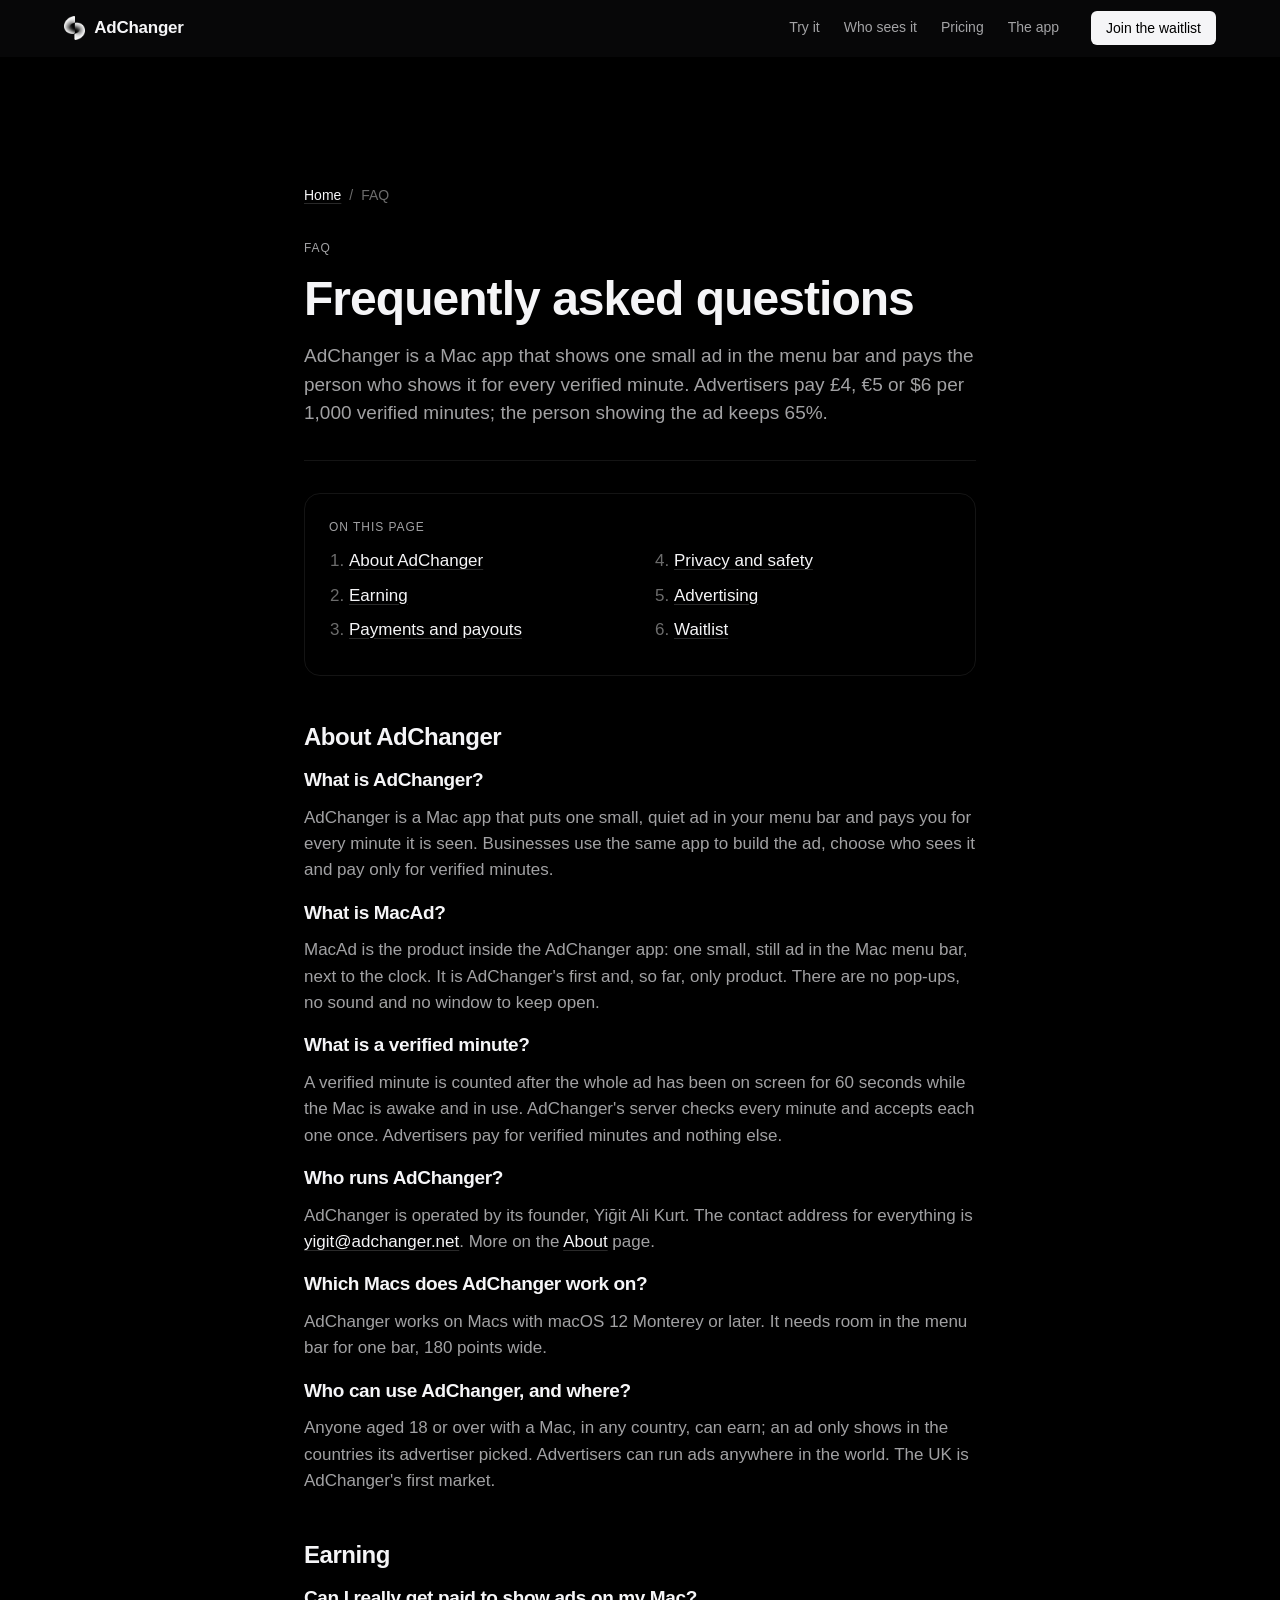
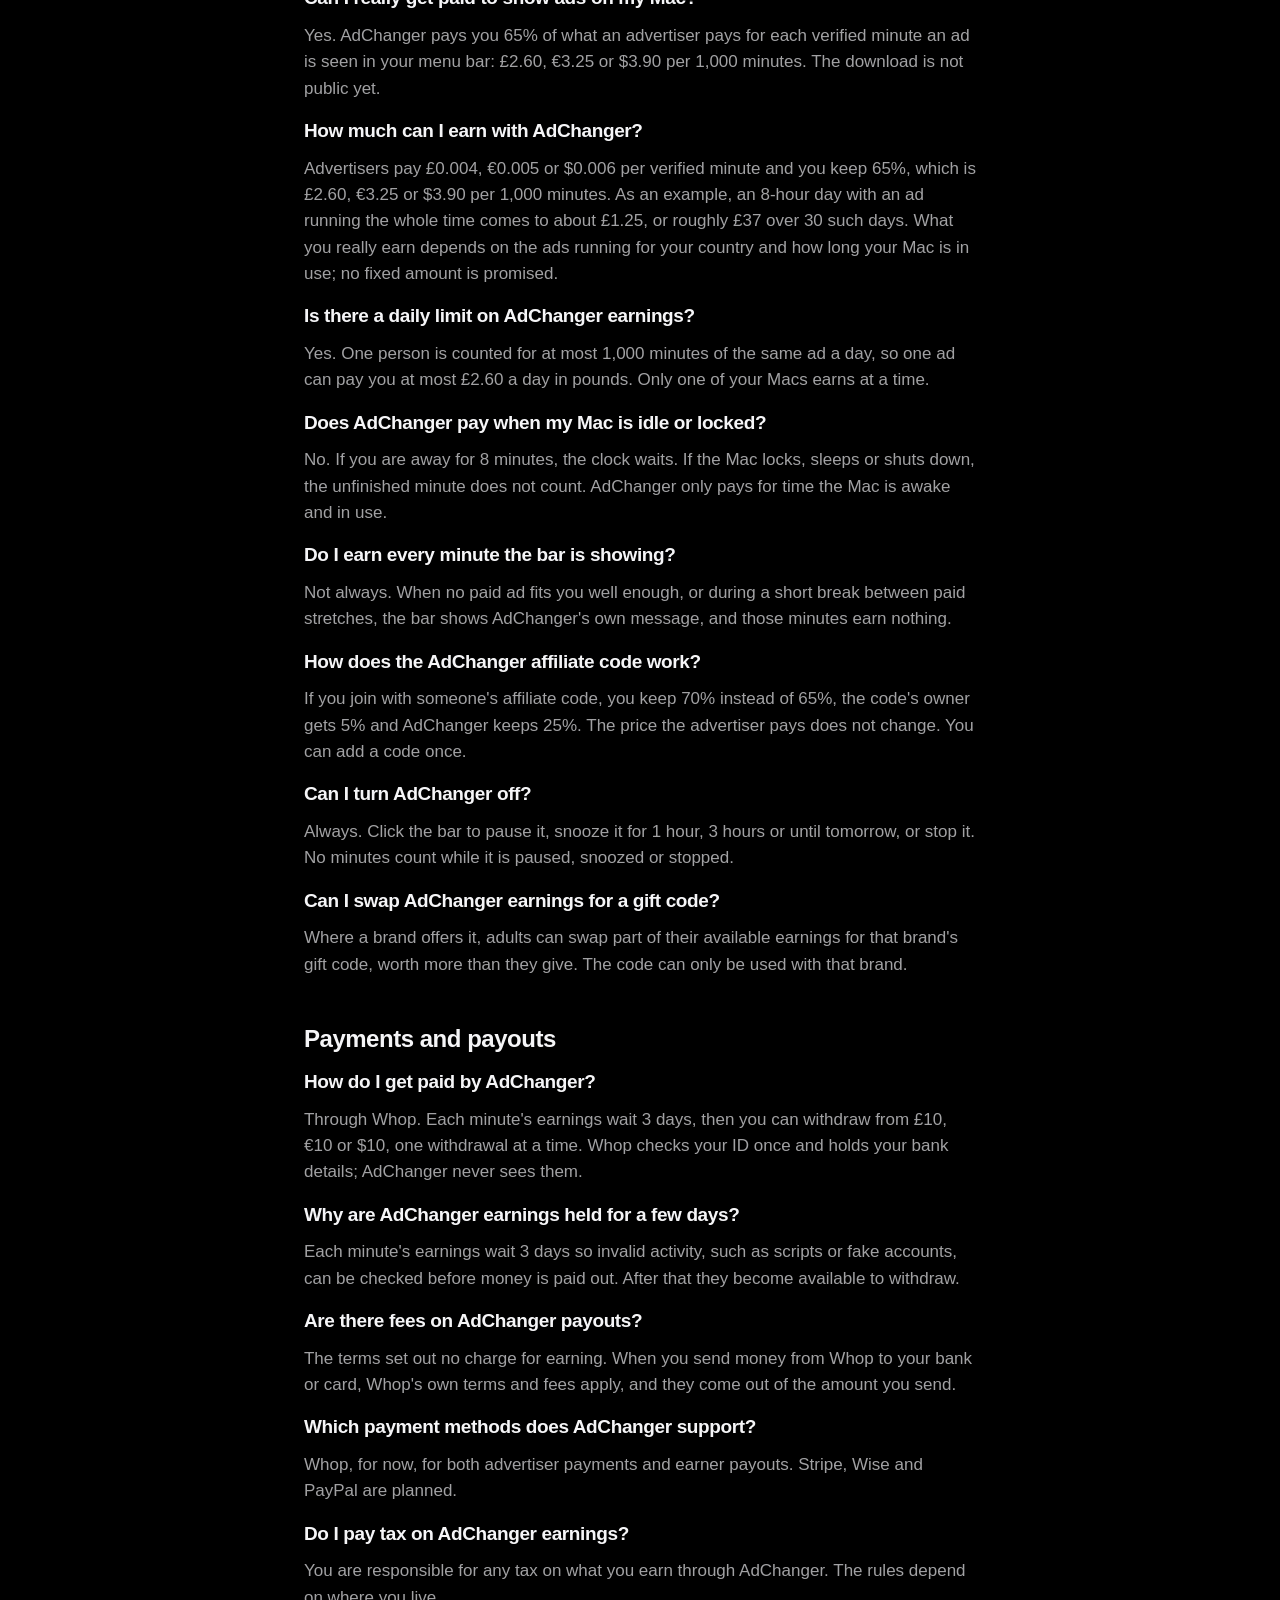
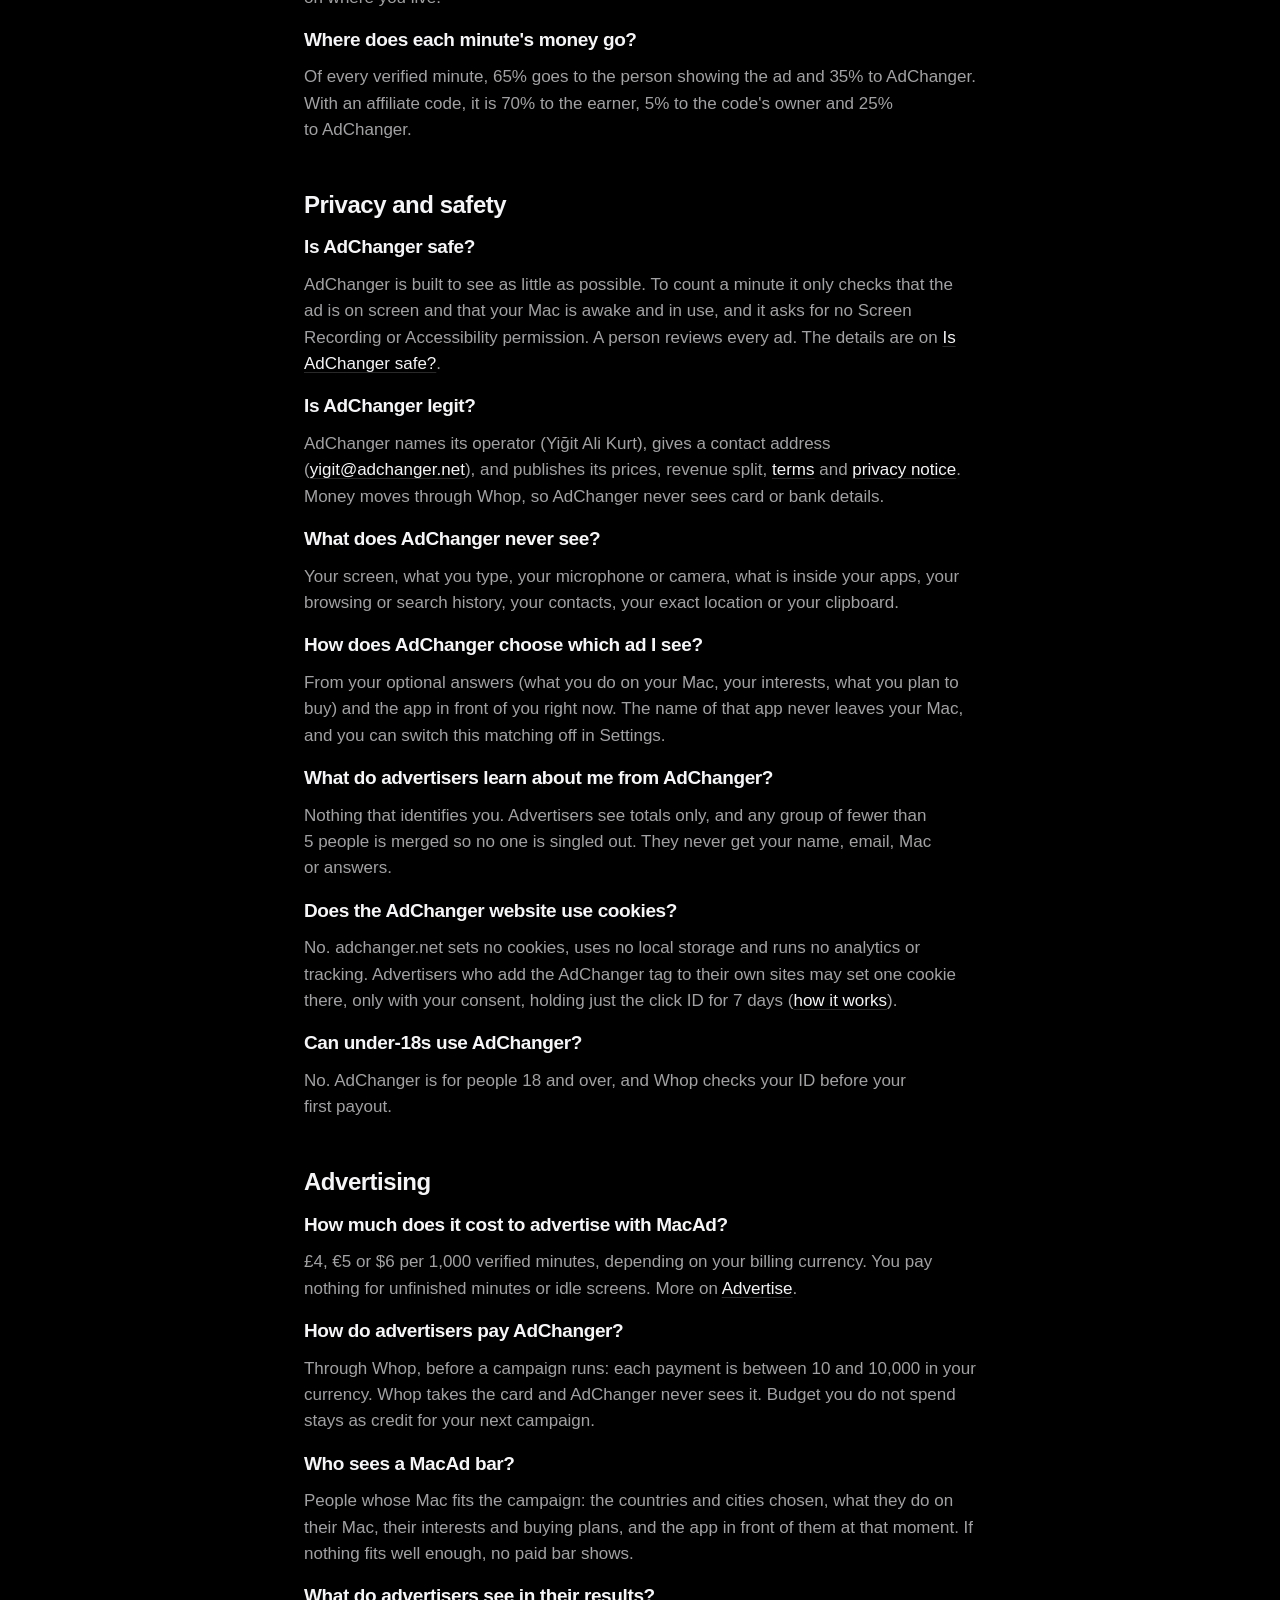
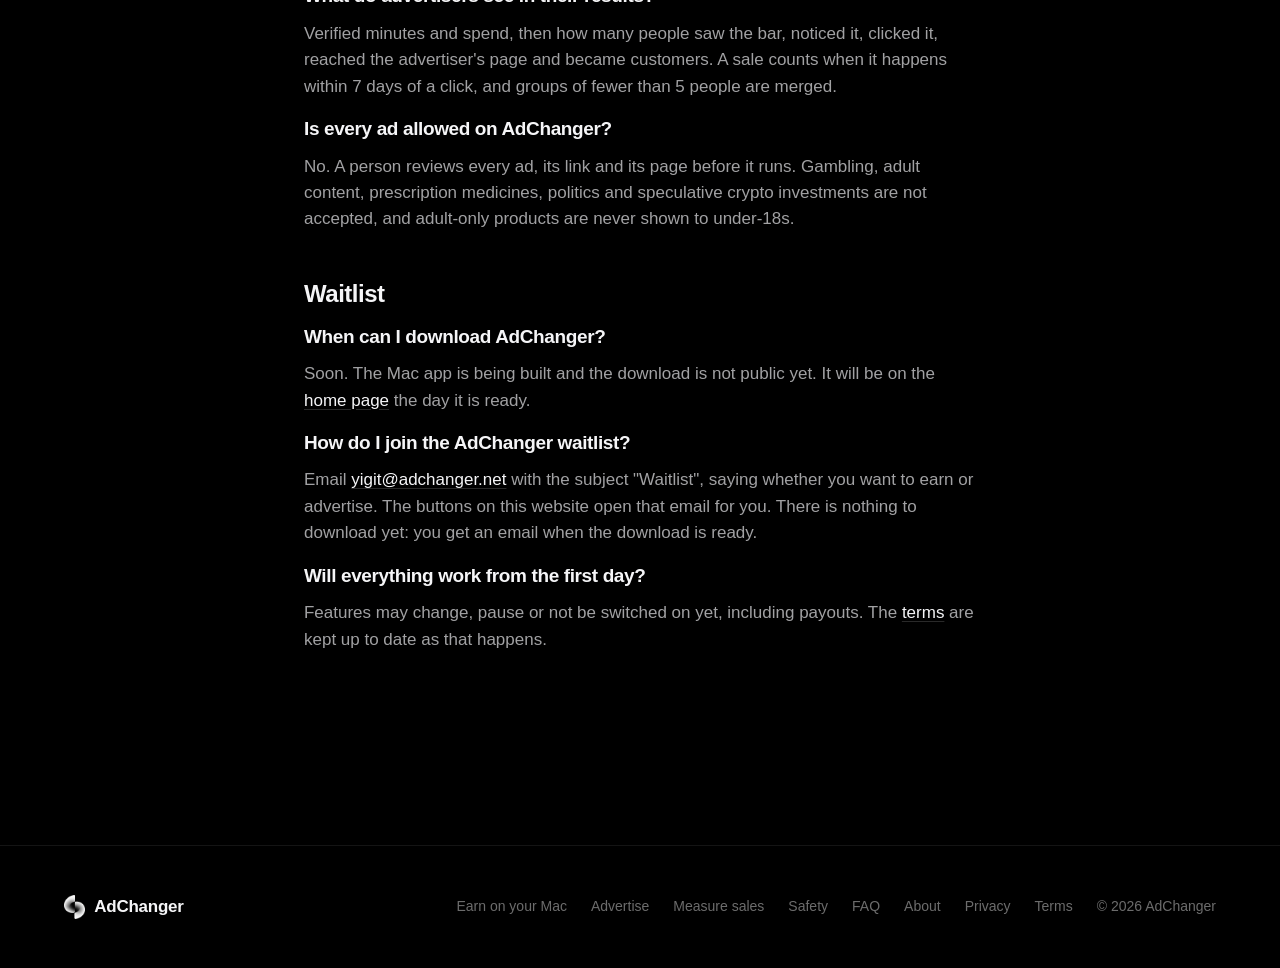
<file: faq.html>
<!DOCTYPE html><html lang="en-GB"><head><meta charSet="utf-8"/><meta name="viewport" content="width=device-width, initial-scale=1"/><link rel="stylesheet" href="/_next/static/chunks/3t2l9-1e_kfd4.css" data-precedence="next"/><link rel="preload" as="script" fetchPriority="low" href="/_next/static/chunks/3s6nzrbk-8mnv.js"/><script src="/_next/static/chunks/19mx3mg6lkumu.js" async=""></script><script src="/_next/static/chunks/3kmozkq6tgqnz.js" async=""></script><script src="/_next/static/chunks/1eh83f1trsv72.js" async=""></script><script src="/_next/static/chunks/turbopack-0ewssgmc2dw5s.js" async=""></script><script src="/_next/static/chunks/3fntmmi971322.js" async=""></script><script src="/_next/static/chunks/0-q-v4_mbfu19.js" async=""></script><script src="/_next/static/chunks/15qmzpprw47gu.js" async=""></script><script src="/_next/static/chunks/3r86wsry3wsb4.js" async=""></script><meta name="theme-color" content="#000000"/><meta name="color-scheme" content="dark"/><title>FAQ: earning, payouts, privacy and ads | AdChanger</title><meta name="description" content="Answers about AdChanger and MacAd: what a verified minute is, what it pays, how Whop payouts work, what the app never sees, advertising rules and the waitlist."/><meta name="keywords" content="AdChanger,MacAd,Mac menu bar ad,get paid to show ads on Mac,advertise on Mac,verified minute advertising"/><link rel="canonical" href="https://adchanger.net/faq"/><meta name="google-site-verification" content="8yyIk7ToY5FC8Zqg0zk3n5A7R0QVBRUJBYZy6PHDLxA"/><meta property="og:title" content="FAQ: earning, payouts, privacy and ads | AdChanger"/><meta property="og:description" content="Answers about AdChanger and MacAd: what a verified minute is, what it pays, how Whop payouts work, what the app never sees, advertising rules and the waitlist."/><meta property="og:url" content="https://adchanger.net/faq"/><meta property="og:site_name" content="AdChanger"/><meta property="og:locale" content="en_GB"/><meta property="og:type" content="article"/><meta name="twitter:card" content="summary_large_image"/><meta name="twitter:title" content="FAQ: earning, payouts, privacy and ads | AdChanger"/><meta name="twitter:description" content="Answers about AdChanger and MacAd: what a verified minute is, what it pays, how Whop payouts work, what the app never sees, advertising rules and the waitlist."/><link rel="icon" href="/favicon.ico?favicon.41wjr0k7-8p9p.ico" sizes="48x48" type="image/x-icon"/><link rel="icon" href="/icon.png?icon.1bfr6kqycistk.png" sizes="192x192" type="image/png"/><link rel="apple-touch-icon" href="/apple-icon.png?apple-icon.06wdrku8-lth7.png" sizes="180x180" type="image/png"/><script>document.documentElement.classList.add('js');if(new URLSearchParams(location.search).get('for')==='earner')document.documentElement.dataset.side='earner'</script><script type="application/ld+json">{"@context":"https://schema.org","@type":"Organization","@id":"https://adchanger.net/#organization","name":"AdChanger","url":"https://adchanger.net","logo":{"@type":"ImageObject","url":"https://adchanger.net/brand/adchanger-logo.png","width":512,"height":512},"email":"yigit@adchanger.net","foundingDate":"2026-09","foundingLocation":{"@type":"Place","name":"Istanbul, Türkiye"},"founder":{"@type":"Person","name":"Yiğit Ali Kurt"},"contactPoint":{"@type":"ContactPoint","email":"yigit@adchanger.net","contactType":"customer support","availableLanguage":["English","Turkish"]},"description":"AdChanger is a bootstrapped advertising startup founded in September 2026, building a native macOS platform around a new menu-bar ad surface. Its first product is MacAd."}</script><script type="application/ld+json">{"@context":"https://schema.org","@type":"WebSite","@id":"https://adchanger.net/#website","name":"AdChanger","url":"https://adchanger.net","description":"MacAd puts one small ad in the Mac menu bar. Brands pay £4 per 1,000 verified minutes and Mac users keep 65% for showing it. It never sees your screen.","inLanguage":"en-GB","publisher":{"@id":"https://adchanger.net/#organization"}}</script><script type="application/ld+json">{"@context":"https://schema.org","@type":"SoftwareApplication","@id":"https://adchanger.net/#app","name":"AdChanger","alternateName":"AdChanger for Mac","operatingSystem":"macOS 12 or later","applicationCategory":"BusinessApplication","applicationSubCategory":"Advertising","url":"https://adchanger.net","publisher":{"@id":"https://adchanger.net/#organization"},"isAccessibleForFree":true,"featureList":["MacAd: one small, quiet ad in the Mac menu bar that pays the person who shows it","Paid per verified minute: an ad counts after 60 seconds on screen while the Mac is in use","Advertisers pay £4, €5 or $6 per 1,000 verified minutes; 65% goes to the person showing the ad and 35% to AdChanger","Never sees the screen, keystrokes, microphone, camera, app contents or browsing history","Payments go through Whop (Stripe, Wise and PayPal coming soon); AdChanger never sees card details","A person reviews every ad before it runs"],"description":"MacAd puts one small ad in the Mac menu bar. Brands pay £4 per 1,000 verified minutes and Mac users keep 65% for showing it. It never sees your screen."}</script><script src="/_next/static/chunks/0cz1d0mv5g_q7.js" noModule=""></script></head><body><div hidden=""><!--$--><!--/$--></div><a class="skip-link" href="#main">Skip to content</a><header class="site-header" data-site-header="true"><div class="container site-header__inner"><a aria-label="AdChanger home" class="brand" href="/"><img alt="" loading="lazy" width="21" height="24" decoding="async" data-nimg="1" class="brand__mark" style="color:transparent;height:24px" src="/brand/adchanger-mark.webp"/><span class="brand__name">AdChanger</span></a><div class="site-header__nav"><nav class="site-header__links" aria-label="Sections"><a class="site-header__link" href="/#try">Try it</a><a class="site-header__link" href="/#reach" data-only="advertiser">Who sees it</a><a class="site-header__link" href="/#how" data-only="advertiser">Pricing</a><a class="site-header__link" href="/#results" data-only="advertiser">The app</a><a class="site-header__link" href="/#earn" data-only="earner">What you earn</a><a class="site-header__link" href="/#app" data-only="earner">The app</a><a class="site-header__link" href="/#privacy" data-only="earner">Privacy</a></nav><a class="button button--primary button--small" href="mailto:yigit@adchanger.net?subject=Waitlist%3A%20Download%20for%20Mac" title="Opens an email. We write back when the download is ready.">Join the waitlist</a></div></div></header><main id="main"><script type="application/ld+json">{"@context":"https://schema.org","@type":"FAQPage","@id":"https://adchanger.net/faq#page","url":"https://adchanger.net/faq","name":"FAQ: earning, payouts, privacy and ads | AdChanger","headline":"Frequently asked questions","description":"Answers about AdChanger and MacAd: what a verified minute is, what it pays, how Whop payouts work, what the app never sees, advertising rules and the waitlist.","inLanguage":"en-GB","dateModified":"2026-10-07","isPartOf":{"@id":"https://adchanger.net/#website"},"publisher":{"@id":"https://adchanger.net/#organization"},"about":{"@id":"https://adchanger.net/#organization"},"mainEntity":[{"@type":"Question","name":"What is AdChanger?","acceptedAnswer":{"@type":"Answer","text":"AdChanger is a Mac app that puts one small, quiet ad in your menu bar and pays you for every minute it is seen. Businesses use the same app to build the ad, choose who sees it and pay only for verified minutes."}},{"@type":"Question","name":"What is MacAd?","acceptedAnswer":{"@type":"Answer","text":"MacAd is the product inside the AdChanger app: one small, still ad in the Mac menu bar, next to the clock. It is AdChanger's first and, so far, only product. There are no pop-ups, no sound and no window to keep open."}},{"@type":"Question","name":"What is a verified minute?","acceptedAnswer":{"@type":"Answer","text":"A verified minute is counted after the whole ad has been on screen for 60 seconds while the Mac is awake and in use. AdChanger's server checks every minute and accepts each one once. Advertisers pay for verified minutes and nothing else."}},{"@type":"Question","name":"Who runs AdChanger?","acceptedAnswer":{"@type":"Answer","text":"AdChanger is operated by its founder, Yiğit Ali Kurt. The contact address for everything is yigit@adchanger.net. More on the About page."}},{"@type":"Question","name":"Which Macs does AdChanger work on?","acceptedAnswer":{"@type":"Answer","text":"AdChanger works on Macs with macOS 12 Monterey or later. It needs room in the menu bar for one bar, 180 points wide."}},{"@type":"Question","name":"Who can use AdChanger, and where?","acceptedAnswer":{"@type":"Answer","text":"Anyone aged 18 or over with a Mac, in any country, can earn; an ad only shows in the countries its advertiser picked. Advertisers can run ads anywhere in the world. The UK is AdChanger's first market."}},{"@type":"Question","name":"Can I really get paid to show ads on my Mac?","acceptedAnswer":{"@type":"Answer","text":"Yes. AdChanger pays you 65% of what an advertiser pays for each verified minute an ad is seen in your menu bar: £2.60, €3.25 or $3.90 per 1,000 minutes. The download is not public yet."}},{"@type":"Question","name":"How much can I earn with AdChanger?","acceptedAnswer":{"@type":"Answer","text":"Advertisers pay £0.004, €0.005 or $0.006 per verified minute and you keep 65%, which is £2.60, €3.25 or $3.90 per 1,000 minutes. As an example, an 8-hour day with an ad running the whole time comes to about £1.25, or roughly £37 over 30 such days. What you really earn depends on the ads running for your country and how long your Mac is in use; no fixed amount is promised."}},{"@type":"Question","name":"Is there a daily limit on AdChanger earnings?","acceptedAnswer":{"@type":"Answer","text":"Yes. One person is counted for at most 1,000 minutes of the same ad a day, so one ad can pay you at most £2.60 a day in pounds. Only one of your Macs earns at a time."}},{"@type":"Question","name":"Does AdChanger pay when my Mac is idle or locked?","acceptedAnswer":{"@type":"Answer","text":"No. If you are away for 8 minutes, the clock waits. If the Mac locks, sleeps or shuts down, the unfinished minute does not count. AdChanger only pays for time the Mac is awake and in use."}},{"@type":"Question","name":"Do I earn every minute the bar is showing?","acceptedAnswer":{"@type":"Answer","text":"Not always. When no paid ad fits you well enough, or during a short break between paid stretches, the bar shows AdChanger's own message, and those minutes earn nothing."}},{"@type":"Question","name":"How does the AdChanger affiliate code work?","acceptedAnswer":{"@type":"Answer","text":"If you join with someone's affiliate code, you keep 70% instead of 65%, the code's owner gets 5% and AdChanger keeps 25%. The price the advertiser pays does not change. You can add a code once."}},{"@type":"Question","name":"Can I turn AdChanger off?","acceptedAnswer":{"@type":"Answer","text":"Always. Click the bar to pause it, snooze it for 1 hour, 3 hours or until tomorrow, or stop it. No minutes count while it is paused, snoozed or stopped."}},{"@type":"Question","name":"Can I swap AdChanger earnings for a gift code?","acceptedAnswer":{"@type":"Answer","text":"Where a brand offers it, adults can swap part of their available earnings for that brand's gift code, worth more than they give. The code can only be used with that brand."}},{"@type":"Question","name":"How do I get paid by AdChanger?","acceptedAnswer":{"@type":"Answer","text":"Through Whop. Each minute's earnings wait 3 days, then you can withdraw from £10, €10 or $10, one withdrawal at a time. Whop checks your ID once and holds your bank details; AdChanger never sees them."}},{"@type":"Question","name":"Why are AdChanger earnings held for a few days?","acceptedAnswer":{"@type":"Answer","text":"Each minute's earnings wait 3 days so invalid activity, such as scripts or fake accounts, can be checked before money is paid out. After that they become available to withdraw."}},{"@type":"Question","name":"Are there fees on AdChanger payouts?","acceptedAnswer":{"@type":"Answer","text":"The terms set out no charge for earning. When you send money from Whop to your bank or card, Whop's own terms and fees apply, and they come out of the amount you send."}},{"@type":"Question","name":"Which payment methods does AdChanger support?","acceptedAnswer":{"@type":"Answer","text":"Whop, for now, for both advertiser payments and earner payouts. Stripe, Wise and PayPal are planned."}},{"@type":"Question","name":"Do I pay tax on AdChanger earnings?","acceptedAnswer":{"@type":"Answer","text":"You are responsible for any tax on what you earn through AdChanger. The rules depend on where you live."}},{"@type":"Question","name":"Where does each minute's money go?","acceptedAnswer":{"@type":"Answer","text":"Of every verified minute, 65% goes to the person showing the ad and 35% to AdChanger. With an affiliate code, it is 70% to the earner, 5% to the code's owner and 25% to AdChanger."}},{"@type":"Question","name":"Is AdChanger safe?","acceptedAnswer":{"@type":"Answer","text":"AdChanger is built to see as little as possible. To count a minute it only checks that the ad is on screen and that your Mac is awake and in use, and it asks for no Screen Recording or Accessibility permission. A person reviews every ad. The details are on Is AdChanger safe?."}},{"@type":"Question","name":"Is AdChanger legit?","acceptedAnswer":{"@type":"Answer","text":"AdChanger names its operator (Yiğit Ali Kurt), gives a contact address (yigit@adchanger.net), and publishes its prices, revenue split, terms and privacy notice. Money moves through Whop, so AdChanger never sees card or bank details."}},{"@type":"Question","name":"What does AdChanger never see?","acceptedAnswer":{"@type":"Answer","text":"Your screen, what you type, your microphone or camera, what is inside your apps, your browsing or search history, your contacts, your exact location or your clipboard."}},{"@type":"Question","name":"How does AdChanger choose which ad I see?","acceptedAnswer":{"@type":"Answer","text":"From your optional answers (what you do on your Mac, your interests, what you plan to buy) and the app in front of you right now. The name of that app never leaves your Mac, and you can switch this matching off in Settings."}},{"@type":"Question","name":"What do advertisers learn about me from AdChanger?","acceptedAnswer":{"@type":"Answer","text":"Nothing that identifies you. Advertisers see totals only, and any group of fewer than 5 people is merged so no one is singled out. They never get your name, email, Mac or answers."}},{"@type":"Question","name":"Does the AdChanger website use cookies?","acceptedAnswer":{"@type":"Answer","text":"No. adchanger.net sets no cookies, uses no local storage and runs no analytics or tracking. Advertisers who add the AdChanger tag to their own sites may set one cookie there, only with your consent, holding just the click ID for 7 days (how it works)."}},{"@type":"Question","name":"Can under-18s use AdChanger?","acceptedAnswer":{"@type":"Answer","text":"No. AdChanger is for people 18 and over, and Whop checks your ID before your first payout."}},{"@type":"Question","name":"How much does it cost to advertise with MacAd?","acceptedAnswer":{"@type":"Answer","text":"£4, €5 or $6 per 1,000 verified minutes, depending on your billing currency. You pay nothing for unfinished minutes or idle screens. More on Advertise."}},{"@type":"Question","name":"How do advertisers pay AdChanger?","acceptedAnswer":{"@type":"Answer","text":"Through Whop, before a campaign runs: each payment is between 10 and 10,000 in your currency. Whop takes the card and AdChanger never sees it. Budget you do not spend stays as credit for your next campaign."}},{"@type":"Question","name":"Who sees a MacAd bar?","acceptedAnswer":{"@type":"Answer","text":"People whose Mac fits the campaign: the countries and cities chosen, what they do on their Mac, their interests and buying plans, and the app in front of them at that moment. If nothing fits well enough, no paid bar shows."}},{"@type":"Question","name":"What do advertisers see in their results?","acceptedAnswer":{"@type":"Answer","text":"Verified minutes and spend, then how many people saw the bar, noticed it, clicked it, reached the advertiser's page and became customers. A sale counts when it happens within 7 days of a click, and groups of fewer than 5 people are merged."}},{"@type":"Question","name":"Is every ad allowed on AdChanger?","acceptedAnswer":{"@type":"Answer","text":"No. A person reviews every ad, its link and its page before it runs. Gambling, adult content, prescription medicines, politics and speculative crypto investments are not accepted, and adult-only products are never shown to under-18s."}},{"@type":"Question","name":"When can I download AdChanger?","acceptedAnswer":{"@type":"Answer","text":"Soon. The Mac app is being built and the download is not public yet. It will be on the home page the day it is ready."}},{"@type":"Question","name":"How do I join the AdChanger waitlist?","acceptedAnswer":{"@type":"Answer","text":"Email yigit@adchanger.net with the subject \"Waitlist\", saying whether you want to earn or advertise. The buttons on this website open that email for you. There is nothing to download yet: you get an email when the download is ready."}},{"@type":"Question","name":"Will everything work from the first day?","acceptedAnswer":{"@type":"Answer","text":"Features may change, pause or not be switched on yet, including payouts. The terms are kept up to date as that happens."}}]}</script><script type="application/ld+json">{"@context":"https://schema.org","@type":"BreadcrumbList","itemListElement":[{"@type":"ListItem","position":1,"name":"Home","item":"https://adchanger.net"},{"@type":"ListItem","position":2,"name":"FAQ","item":"https://adchanger.net/faq"}]}</script><section class="section"><div class="container reading-page article"><nav class="article__crumbs" aria-label="Breadcrumb"><a href="/">Home</a><span aria-hidden="true">/</span><span aria-current="page">FAQ</span></nav><header class="article__head"><p class="eyebrow">FAQ</p><h1>Frequently asked questions</h1><p class="lead"><span>AdChanger is a Mac app that shows one small ad in the menu bar and pays the person who shows it for every verified minute. Advertisers pay £4, €5 or $6 per 1,000 verified minutes; the person showing the ad keeps 65%.</span></p></header><nav class="article__contents" aria-label="On this page"><p class="article__contents-title">On this page</p><ol><li><a href="#about-adchanger">About AdChanger</a></li><li><a href="#earning">Earning</a></li><li><a href="#payments-and-payouts">Payments and payouts</a></li><li><a href="#privacy-and-safety">Privacy and safety</a></li><li><a href="#advertising">Advertising</a></li><li><a href="#waitlist">Waitlist</a></li></ol></nav><section class="article__section" id="about-adchanger" aria-labelledby="about-adchanger-title"><h2 id="about-adchanger-title">About AdChanger</h2><div class="article__qa"><h3>What is AdChanger?</h3><p><span>AdChanger is a Mac app that puts one small, quiet ad in your menu bar and pays you for every minute it is seen. Businesses use the same app to build the ad, choose who sees it and pay only for verified minutes.</span></p></div><div class="article__qa"><h3>What is MacAd?</h3><p><span>MacAd is the product inside the AdChanger app: one small, still ad in the Mac menu bar, next to the clock. It is AdChanger&#x27;s first and, so far, only product. There are no pop-ups, no sound and no window to keep open.</span></p></div><div class="article__qa"><h3>What is a verified minute?</h3><p><span>A verified minute is counted after the whole ad has been on screen for 60 seconds while the Mac is awake and in use. AdChanger&#x27;s server checks every minute and accepts each one once. Advertisers pay for verified minutes and nothing else.</span></p></div><div class="article__qa"><h3>Who runs AdChanger?</h3><p><span>AdChanger is operated by its founder, Yiğit Ali Kurt. The contact address for everything is </span><a href="mailto:yigit@adchanger.net">yigit@adchanger.net</a><span>. More on the </span><a href="/about">About</a><span> page.</span></p></div><div class="article__qa"><h3>Which Macs does AdChanger work on?</h3><p><span>AdChanger works on Macs with macOS 12 Monterey or later. It needs room in the menu bar for one bar, 180 points wide.</span></p></div><div class="article__qa"><h3>Who can use AdChanger, and where?</h3><p><span>Anyone aged 18 or over with a Mac, in any country, can earn; an ad only shows in the countries its advertiser picked. Advertisers can run ads anywhere in the world. The UK is AdChanger&#x27;s first market.</span></p></div></section><section class="article__section" id="earning" aria-labelledby="earning-title"><h2 id="earning-title">Earning</h2><div class="article__qa"><h3>Can I really get paid to show ads on my Mac?</h3><p><span>Yes. AdChanger pays you 65% of what an advertiser pays for each verified minute an ad is seen in your menu bar: £2.60, €3.25 or $3.90 per 1,000 minutes. The download is not public yet.</span></p></div><div class="article__qa"><h3>How much can I earn with AdChanger?</h3><p><span>Advertisers pay £0.004, €0.005 or $0.006 per verified minute and you keep 65%, which is £2.60, €3.25 or $3.90 per 1,000 minutes. As an example, an 8-hour day with an ad running the whole time comes to about £1.25, or roughly £37 over 30 such days. What you really earn depends on the ads running for your country and how long your Mac is in use; no fixed amount is promised.</span></p></div><div class="article__qa"><h3>Is there a daily limit on AdChanger earnings?</h3><p><span>Yes. One person is counted for at most 1,000 minutes of the same ad a day, so one ad can pay you at most £2.60 a day in pounds. Only one of your Macs earns at a time.</span></p></div><div class="article__qa"><h3>Does AdChanger pay when my Mac is idle or locked?</h3><p><span>No. If you are away for 8 minutes, the clock waits. If the Mac locks, sleeps or shuts down, the unfinished minute does not count. AdChanger only pays for time the Mac is awake and in use.</span></p></div><div class="article__qa"><h3>Do I earn every minute the bar is showing?</h3><p><span>Not always. When no paid ad fits you well enough, or during a short break between paid stretches, the bar shows AdChanger&#x27;s own message, and those minutes earn nothing.</span></p></div><div class="article__qa"><h3>How does the AdChanger affiliate code work?</h3><p><span>If you join with someone&#x27;s affiliate code, you keep 70% instead of 65%, the code&#x27;s owner gets 5% and AdChanger keeps 25%. The price the advertiser pays does not change. You can add a code once.</span></p></div><div class="article__qa"><h3>Can I turn AdChanger off?</h3><p><span>Always. Click the bar to pause it, snooze it for 1 hour, 3 hours or until tomorrow, or stop it. No minutes count while it is paused, snoozed or stopped.</span></p></div><div class="article__qa"><h3>Can I swap AdChanger earnings for a gift code?</h3><p><span>Where a brand offers it, adults can swap part of their available earnings for that brand&#x27;s gift code, worth more than they give. The code can only be used with that brand.</span></p></div></section><section class="article__section" id="payments-and-payouts" aria-labelledby="payments-and-payouts-title"><h2 id="payments-and-payouts-title">Payments and payouts</h2><div class="article__qa"><h3>How do I get paid by AdChanger?</h3><p><span>Through Whop. Each minute&#x27;s earnings wait 3 days, then you can withdraw from £10, €10 or $10, one withdrawal at a time. Whop checks your ID once and holds your bank details; AdChanger never sees them.</span></p></div><div class="article__qa"><h3>Why are AdChanger earnings held for a few days?</h3><p><span>Each minute&#x27;s earnings wait 3 days so invalid activity, such as scripts or fake accounts, can be checked before money is paid out. After that they become available to withdraw.</span></p></div><div class="article__qa"><h3>Are there fees on AdChanger payouts?</h3><p><span>The terms set out no charge for earning. When you send money from Whop to your bank or card, Whop&#x27;s own terms and fees apply, and they come out of the amount you send.</span></p></div><div class="article__qa"><h3>Which payment methods does AdChanger support?</h3><p><span>Whop, for now, for both advertiser payments and earner payouts. Stripe, Wise and PayPal are planned.</span></p></div><div class="article__qa"><h3>Do I pay tax on AdChanger earnings?</h3><p><span>You are responsible for any tax on what you earn through AdChanger. The rules depend on where you live.</span></p></div><div class="article__qa"><h3>Where does each minute&#x27;s money go?</h3><p><span>Of every verified minute, 65% goes to the person showing the ad and 35% to AdChanger. With an affiliate code, it is 70% to the earner, 5% to the code&#x27;s owner and 25% to AdChanger.</span></p></div></section><section class="article__section" id="privacy-and-safety" aria-labelledby="privacy-and-safety-title"><h2 id="privacy-and-safety-title">Privacy and safety</h2><div class="article__qa"><h3>Is AdChanger safe?</h3><p><span>AdChanger is built to see as little as possible. To count a minute it only checks that the ad is on screen and that your Mac is awake and in use, and it asks for no Screen Recording or Accessibility permission. A person reviews every ad. The details are on </span><a href="/safety">Is AdChanger safe?</a><span>.</span></p></div><div class="article__qa"><h3>Is AdChanger legit?</h3><p><span>AdChanger names its operator (Yiğit Ali Kurt), gives a contact address (</span><a href="mailto:yigit@adchanger.net">yigit@adchanger.net</a><span>), and publishes its prices, revenue split, </span><a href="/terms">terms</a><span> and </span><a href="/privacy">privacy notice</a><span>. Money moves through Whop, so AdChanger never sees card or bank details.</span></p></div><div class="article__qa"><h3>What does AdChanger never see?</h3><p><span>Your screen, what you type, your microphone or camera, what is inside your apps, your browsing or search history, your contacts, your exact location or your clipboard.</span></p></div><div class="article__qa"><h3>How does AdChanger choose which ad I see?</h3><p><span>From your optional answers (what you do on your Mac, your interests, what you plan to buy) and the app in front of you right now. The name of that app never leaves your Mac, and you can switch this matching off in Settings.</span></p></div><div class="article__qa"><h3>What do advertisers learn about me from AdChanger?</h3><p><span>Nothing that identifies you. Advertisers see totals only, and any group of fewer than 5 people is merged so no one is singled out. They never get your name, email, Mac or answers.</span></p></div><div class="article__qa"><h3>Does the AdChanger website use cookies?</h3><p><span>No. adchanger.net sets no cookies, uses no local storage and runs no analytics or tracking. Advertisers who add the AdChanger tag to their own sites may set one cookie there, only with your consent, holding just the click ID for 7 days (</span><a href="/measure">how it works</a><span>).</span></p></div><div class="article__qa"><h3>Can under-18s use AdChanger?</h3><p><span>No. AdChanger is for people 18 and over, and Whop checks your ID before your first payout.</span></p></div></section><section class="article__section" id="advertising" aria-labelledby="advertising-title"><h2 id="advertising-title">Advertising</h2><div class="article__qa"><h3>How much does it cost to advertise with MacAd?</h3><p><span>£4, €5 or $6 per 1,000 verified minutes, depending on your billing currency. You pay nothing for unfinished minutes or idle screens. More on </span><a href="/advertise">Advertise</a><span>.</span></p></div><div class="article__qa"><h3>How do advertisers pay AdChanger?</h3><p><span>Through Whop, before a campaign runs: each payment is between 10 and 10,000 in your currency. Whop takes the card and AdChanger never sees it. Budget you do not spend stays as credit for your next campaign.</span></p></div><div class="article__qa"><h3>Who sees a MacAd bar?</h3><p><span>People whose Mac fits the campaign: the countries and cities chosen, what they do on their Mac, their interests and buying plans, and the app in front of them at that moment. If nothing fits well enough, no paid bar shows.</span></p></div><div class="article__qa"><h3>What do advertisers see in their results?</h3><p><span>Verified minutes and spend, then how many people saw the bar, noticed it, clicked it, reached the advertiser&#x27;s page and became customers. A sale counts when it happens within 7 days of a click, and groups of fewer than 5 people are merged.</span></p></div><div class="article__qa"><h3>Is every ad allowed on AdChanger?</h3><p><span>No. A person reviews every ad, its link and its page before it runs. Gambling, adult content, prescription medicines, politics and speculative crypto investments are not accepted, and adult-only products are never shown to under-18s.</span></p></div></section><section class="article__section" id="waitlist" aria-labelledby="waitlist-title"><h2 id="waitlist-title">Waitlist</h2><div class="article__qa"><h3>When can I download AdChanger?</h3><p><span>Soon. The Mac app is being built and the download is not public yet. It will be on the </span><a href="/">home page</a><span> the day it is ready.</span></p></div><div class="article__qa"><h3>How do I join the AdChanger waitlist?</h3><p><span>Email </span><a href="mailto:yigit@adchanger.net">yigit@adchanger.net</a><span> with the subject &quot;Waitlist&quot;, saying whether you want to earn or advertise. The buttons on this website open that email for you. There is nothing to download yet: you get an email when the download is ready.</span></p></div><div class="article__qa"><h3>Will everything work from the first day?</h3><p><span>Features may change, pause or not be switched on yet, including payouts. The </span><a href="/terms">terms</a><span> are kept up to date as that happens.</span></p></div></section></div></section></main><footer class="site-footer"><div class="container site-footer__inner"><a aria-label="AdChanger home" class="brand" href="/"><img alt="" loading="lazy" width="21" height="24" decoding="async" data-nimg="1" class="brand__mark" style="color:transparent;height:24px" src="/brand/adchanger-mark.webp"/><span class="brand__name">AdChanger</span></a><nav class="site-footer__links" aria-label="Footer"><a class="site-footer__link" href="/earn-money-on-mac">Earn on your Mac</a><a class="site-footer__link" href="/advertise">Advertise</a><a class="site-footer__link" href="/measure">Measure sales</a><a class="site-footer__link" href="/safety">Safety</a><a class="site-footer__link" href="/faq">FAQ</a><a class="site-footer__link" href="/about">About</a><a class="site-footer__link" href="/privacy">Privacy</a><a class="site-footer__link" href="/terms">Terms</a><span>© <!-- -->2026<!-- --> AdChanger</span></nav></div></footer><!--$--><!--/$--><script src="/_next/static/chunks/3s6nzrbk-8mnv.js" id="_R_" async=""></script><script>(self.__next_f=self.__next_f||[]).push([0])</script><script>self.__next_f.push([1,"1:\"$Sreact.fragment\"\n3:I[39756,[\"/_next/static/chunks/3fntmmi971322.js\"],\"default\"]\n4:I[71653,[\"/_next/static/chunks/3fntmmi971322.js\",\"/_next/static/chunks/0-q-v4_mbfu19.js\",\"/_next/static/chunks/15qmzpprw47gu.js\"],\"default\"]\n5:I[37457,[\"/_next/static/chunks/3fntmmi971322.js\"],\"default\"]\ne:I[68027,[\"/_next/static/chunks/3fntmmi971322.js\"],\"default\",1]\n:HL[\"/_next/static/chunks/3t2l9-1e_kfd4.css\",\"style\"]\n2:T44f,{\"@context\":\"https://schema.org\",\"@type\":\"SoftwareApplication\",\"@id\":\"https://adchanger.net/#app\",\"name\":\"AdChanger\",\"alternateName\":\"AdChanger for Mac\",\"operatingSystem\":\"macOS 12 or later\",\"applicationCategory\":\"BusinessApplication\",\"applicationSubCategory\":\"Advertising\",\"url\":\"https://adchanger.net\",\"publisher\":{\"@id\":\"https://adchanger.net/#organization\"},\"isAccessibleForFree\":true,\"featureList\":[\"MacAd: one small, quiet ad in the Mac menu bar that pays the person who shows it\",\"Paid per verified minute: an ad counts after 60 seconds on screen while the Mac is in use\",\"Advertisers pay £4, €5 or $6 per 1,000 verified minutes; 65% goes to the person showing the ad and 35% to AdChanger\",\"Never sees the screen, keystrokes, microphone, camera, app contents or browsing history\",\"Payments go through Whop (Stripe, Wise and PayPal coming soon); AdChanger never sees card details\",\"A person reviews every ad before it runs\"],\"description\":\"MacAd puts one small ad in the Mac menu bar. Brands pay £4 per 1,000 verified minutes and Mac users keep 65% for showing it. It never sees your screen.\"}c:X\n"])</script><script>self.__next_f.push([1,"0:{\"P\":null,\"c\":[\"\",\"faq\"],\"q\":\"\",\"i\":false,\"f\":[[[\"\",{\"children\":[\"faq\",{\"children\":[\"__PAGE__\",{},\"$undefined\",\"$undefined\",4608]},\"$undefined\",\"$undefined\",4608]},\"$undefined\",\"$undefined\",4624],[[\"$\",\"$1\",\"c\",{\"children\":[[[\"$\",\"link\",\"0\",{\"rel\":\"stylesheet\",\"href\":\"/_next/static/chunks/3t2l9-1e_kfd4.css\",\"precedence\":\"next\",\"crossOrigin\":\"$undefined\",\"nonce\":\"$undefined\"}],[\"$\",\"script\",\"script-0\",{\"src\":\"/_next/static/chunks/3fntmmi971322.js\",\"async\":true,\"nonce\":\"$undefined\"}]],[\"$\",\"html\",null,{\"lang\":\"en-GB\",\"suppressHydrationWarning\":true,\"children\":[[\"$\",\"head\",null,{\"children\":[[\"$\",\"script\",null,{\"dangerouslySetInnerHTML\":{\"__html\":\"document.documentElement.classList.add('js');if(new URLSearchParams(location.search).get('for')==='earner')document.documentElement.dataset.side='earner'\"}}],[\"$\",\"script\",null,{\"type\":\"application/ld+json\",\"dangerouslySetInnerHTML\":{\"__html\":\"{\\\"@context\\\":\\\"https://schema.org\\\",\\\"@type\\\":\\\"Organization\\\",\\\"@id\\\":\\\"https://adchanger.net/#organization\\\",\\\"name\\\":\\\"AdChanger\\\",\\\"url\\\":\\\"https://adchanger.net\\\",\\\"logo\\\":{\\\"@type\\\":\\\"ImageObject\\\",\\\"url\\\":\\\"https://adchanger.net/brand/adchanger-logo.png\\\",\\\"width\\\":512,\\\"height\\\":512},\\\"email\\\":\\\"yigit@adchanger.net\\\",\\\"foundingDate\\\":\\\"2026-09\\\",\\\"foundingLocation\\\":{\\\"@type\\\":\\\"Place\\\",\\\"name\\\":\\\"Istanbul, Türkiye\\\"},\\\"founder\\\":{\\\"@type\\\":\\\"Person\\\",\\\"name\\\":\\\"Yiğit Ali Kurt\\\"},\\\"contactPoint\\\":{\\\"@type\\\":\\\"ContactPoint\\\",\\\"email\\\":\\\"yigit@adchanger.net\\\",\\\"contactType\\\":\\\"customer support\\\",\\\"availableLanguage\\\":[\\\"English\\\",\\\"Turkish\\\"]},\\\"description\\\":\\\"AdChanger is a bootstrapped advertising startup founded in September 2026, building a native macOS platform around a new menu-bar ad surface. Its first product is MacAd.\\\"}\"}}],[\"$\",\"script\",null,{\"type\":\"application/ld+json\",\"dangerouslySetInnerHTML\":{\"__html\":\"{\\\"@context\\\":\\\"https://schema.org\\\",\\\"@type\\\":\\\"WebSite\\\",\\\"@id\\\":\\\"https://adchanger.net/#website\\\",\\\"name\\\":\\\"AdChanger\\\",\\\"url\\\":\\\"https://adchanger.net\\\",\\\"description\\\":\\\"MacAd puts one small ad in the Mac menu bar. Brands pay £4 per 1,000 verified minutes and Mac users keep 65% for showing it. It never sees your screen.\\\",\\\"inLanguage\\\":\\\"en-GB\\\",\\\"publisher\\\":{\\\"@id\\\":\\\"https://adchanger.net/#organization\\\"}}\"}}],[\"$\",\"script\",null,{\"type\":\"application/ld+json\",\"dangerouslySetInnerHTML\":{\"__html\":\"$2\"}}]]}],[\"$\",\"body\",null,{\"children\":[\"$\",\"$L3\",null,{\"parallelRouterKey\":\"children\",\"error\":\"$4\",\"errorStyles\":[],\"errorScripts\":[[\"$\",\"script\",\"script-0\",{\"src\":\"/_next/static/chunks/0-q-v4_mbfu19.js\",\"async\":true,\"nonce\":\"$undefined\"}],[\"$\",\"script\",\"script-1\",{\"src\":\"/_next/static/chunks/15qmzpprw47gu.js\",\"async\":true,\"nonce\":\"$undefined\"}]],\"template\":[\"$\",\"$L5\",null,{}],\"templateStyles\":\"$undefined\",\"templateScripts\":\"$undefined\",\"notFound\":[[[\"$\",\"a\",null,{\"className\":\"skip-link\",\"href\":\"#main\",\"children\":\"Skip to content\"}],\"$L6\",\"$L7\",\"$L8\",\"$L9\"],[]],\"forbidden\":\"$undefined\",\"unauthorized\":\"$undefined\"}]}]]}]]}],{\"children\":[\"$La\",{\"children\":[\"$Lb\",{},null,false,null]},null,false,\"$c\"]},null,false,null],\"$Ld\",false]],\"m\":\"$undefined\",\"G\":[\"$e\",[\"$Lf\"]],\"S\":true,\"h\":null,\"r\":\"$undefined\",\"s\":\"$undefined\",\"a\":\"$undefined\",\"l\":\"$undefined\",\"p\":\"$undefined\",\"d\":\"$undefined\",\"b\":\"HceaSPU5SzPV77io9Ymi6\"}\n"])</script><script>self.__next_f.push([1,"10:I[22016,[\"/_next/static/chunks/3fntmmi971322.js\",\"/_next/static/chunks/3r86wsry3wsb4.js\"],\"\"]\n11:I[5500,[\"/_next/static/chunks/3fntmmi971322.js\",\"/_next/static/chunks/3r86wsry3wsb4.js\"],\"Image\"]\n12:I[45305,[\"/_next/static/chunks/3fntmmi971322.js\",\"/_next/static/chunks/3r86wsry3wsb4.js\"],\"MotionController\"]\n1a:I[97367,[\"/_next/static/chunks/3fntmmi971322.js\"],\"ViewportBoundary\"]\n1c:I[97367,[\"/_next/static/chunks/3fntmmi971322.js\"],\"MetadataBoundary\"]\n1d:\"$Sreact.suspense\"\n"])</script><script>self.__next_f.push([1,"6:[\"$\",\"header\",null,{\"className\":\"site-header\",\"data-site-header\":true,\"children\":[\"$\",\"div\",null,{\"className\":\"container site-header__inner\",\"children\":[[\"$\",\"$L10\",null,{\"aria-label\":\"AdChanger home\",\"className\":\"brand\",\"href\":\"/\",\"children\":[[\"$\",\"$L11\",null,{\"className\":\"brand__mark\",\"src\":\"/brand/adchanger-mark.webp\",\"alt\":\"\",\"width\":21,\"height\":24,\"style\":{\"height\":24},\"loading\":\"$undefined\",\"unoptimized\":true}],[\"$\",\"span\",null,{\"className\":\"brand__name\",\"children\":\"AdChanger\"}]]}],[\"$\",\"div\",null,{\"className\":\"site-header__nav\",\"children\":[[\"$\",\"nav\",null,{\"className\":\"site-header__links\",\"aria-label\":\"Sections\",\"children\":[[\"$\",\"a\",\"/#try\",{\"className\":\"site-header__link\",\"href\":\"/#try\",\"data-only\":\"$undefined\",\"children\":\"Try it\"}],[\"$\",\"a\",\"/#reach\",{\"className\":\"site-header__link\",\"href\":\"/#reach\",\"data-only\":\"advertiser\",\"children\":\"Who sees it\"}],[\"$\",\"a\",\"/#how\",{\"className\":\"site-header__link\",\"href\":\"/#how\",\"data-only\":\"advertiser\",\"children\":\"Pricing\"}],[\"$\",\"a\",\"/#results\",{\"className\":\"site-header__link\",\"href\":\"/#results\",\"data-only\":\"advertiser\",\"children\":\"The app\"}],[\"$\",\"a\",\"/#earn\",{\"className\":\"site-header__link\",\"href\":\"/#earn\",\"data-only\":\"earner\",\"children\":\"What you earn\"}],[\"$\",\"a\",\"/#app\",{\"className\":\"site-header__link\",\"href\":\"/#app\",\"data-only\":\"earner\",\"children\":\"The app\"}],[\"$\",\"a\",\"/#privacy\",{\"className\":\"site-header__link\",\"href\":\"/#privacy\",\"data-only\":\"earner\",\"children\":\"Privacy\"}]]}],[\"$\",\"a\",null,{\"className\":\"button button--primary button--small\",\"href\":\"mailto:yigit@adchanger.net?subject=Waitlist%3A%20Download%20for%20Mac\",\"title\":\"Opens an email. We write back when the download is ready.\",\"children\":\"Join the waitlist\"}]]}]]}]}]\n"])</script><script>self.__next_f.push([1,"7:[\"$\",\"main\",null,{\"id\":\"main\",\"children\":[\"$\",\"section\",null,{\"className\":\"section\",\"children\":[\"$\",\"div\",null,{\"className\":\"container reading-page\",\"children\":[[\"$\",\"p\",null,{\"className\":\"eyebrow\",\"children\":\"404\"}],[\"$\",\"h1\",null,{\"children\":\"Nothing here.\"}],[\"$\",\"p\",null,{\"children\":\"This page doesn’t exist, or it has moved.\"}],[\"$\",\"$L10\",null,{\"href\":\"/\",\"className\":\"button button--secondary\",\"children\":\"Back to home\"}]]}]}]}]\n"])</script><script>self.__next_f.push([1,"8:[\"$\",\"footer\",null,{\"className\":\"site-footer\",\"children\":[\"$\",\"div\",null,{\"className\":\"container site-footer__inner\",\"children\":[[\"$\",\"$L10\",null,{\"aria-label\":\"AdChanger home\",\"className\":\"brand\",\"href\":\"/\",\"children\":[[\"$\",\"$L11\",null,{\"className\":\"brand__mark\",\"src\":\"/brand/adchanger-mark.webp\",\"alt\":\"\",\"width\":21,\"height\":24,\"style\":{\"height\":24},\"loading\":\"$undefined\",\"unoptimized\":true}],[\"$\",\"span\",null,{\"className\":\"brand__name\",\"children\":\"AdChanger\"}]]}],[\"$\",\"nav\",null,{\"className\":\"site-footer__links\",\"aria-label\":\"Footer\",\"children\":[[[\"$\",\"$L10\",\"/earn-money-on-mac\",{\"className\":\"site-footer__link\",\"href\":\"/earn-money-on-mac\",\"children\":\"Earn on your Mac\"}],[\"$\",\"$L10\",\"/advertise\",{\"className\":\"site-footer__link\",\"href\":\"/advertise\",\"children\":\"Advertise\"}],[\"$\",\"$L10\",\"/measure\",{\"className\":\"site-footer__link\",\"href\":\"/measure\",\"children\":\"Measure sales\"}],[\"$\",\"$L10\",\"/safety\",{\"className\":\"site-footer__link\",\"href\":\"/safety\",\"children\":\"Safety\"}],[\"$\",\"$L10\",\"/faq\",{\"className\":\"site-footer__link\",\"href\":\"/faq\",\"children\":\"FAQ\"}],[\"$\",\"$L10\",\"/about\",{\"className\":\"site-footer__link\",\"href\":\"/about\",\"children\":\"About\"}],[\"$\",\"$L10\",\"/privacy\",{\"className\":\"site-footer__link\",\"href\":\"/privacy\",\"children\":\"Privacy\"}],[\"$\",\"$L10\",\"/terms\",{\"className\":\"site-footer__link\",\"href\":\"/terms\",\"children\":\"Terms\"}]],[\"$\",\"span\",null,{\"children\":[\"© \",2026,\" AdChanger\"]}]]}]]}]}]\n"])</script><script>self.__next_f.push([1,"9:[\"$\",\"$L12\",null,{}]\na:[\"$\",\"$1\",\"c\",{\"children\":[null,[\"$\",\"$L3\",null,{\"parallelRouterKey\":\"children\",\"error\":\"$undefined\",\"errorStyles\":\"$undefined\",\"errorScripts\":\"$undefined\",\"template\":[\"$\",\"$L5\",null,{}],\"templateStyles\":\"$undefined\",\"templateScripts\":\"$undefined\",\"notFound\":\"$undefined\",\"forbidden\":\"$undefined\",\"unauthorized\":\"$undefined\"}]]}]\n13:T2b74,"])</script><script>self.__next_f.push([1,"{\"@context\":\"https://schema.org\",\"@type\":\"FAQPage\",\"@id\":\"https://adchanger.net/faq#page\",\"url\":\"https://adchanger.net/faq\",\"name\":\"FAQ: earning, payouts, privacy and ads | AdChanger\",\"headline\":\"Frequently asked questions\",\"description\":\"Answers about AdChanger and MacAd: what a verified minute is, what it pays, how Whop payouts work, what the app never sees, advertising rules and the waitlist.\",\"inLanguage\":\"en-GB\",\"dateModified\":\"2026-10-07\",\"isPartOf\":{\"@id\":\"https://adchanger.net/#website\"},\"publisher\":{\"@id\":\"https://adchanger.net/#organization\"},\"about\":{\"@id\":\"https://adchanger.net/#organization\"},\"mainEntity\":[{\"@type\":\"Question\",\"name\":\"What is AdChanger?\",\"acceptedAnswer\":{\"@type\":\"Answer\",\"text\":\"AdChanger is a Mac app that puts one small, quiet ad in your menu bar and pays you for every minute it is seen. Businesses use the same app to build the ad, choose who sees it and pay only for verified minutes.\"}},{\"@type\":\"Question\",\"name\":\"What is MacAd?\",\"acceptedAnswer\":{\"@type\":\"Answer\",\"text\":\"MacAd is the product inside the AdChanger app: one small, still ad in the Mac menu bar, next to the clock. It is AdChanger's first and, so far, only product. There are no pop-ups, no sound and no window to keep open.\"}},{\"@type\":\"Question\",\"name\":\"What is a verified minute?\",\"acceptedAnswer\":{\"@type\":\"Answer\",\"text\":\"A verified minute is counted after the whole ad has been on screen for 60 seconds while the Mac is awake and in use. AdChanger's server checks every minute and accepts each one once. Advertisers pay for verified minutes and nothing else.\"}},{\"@type\":\"Question\",\"name\":\"Who runs AdChanger?\",\"acceptedAnswer\":{\"@type\":\"Answer\",\"text\":\"AdChanger is operated by its founder, Yiğit Ali Kurt. The contact address for everything is yigit@adchanger.net. More on the About page.\"}},{\"@type\":\"Question\",\"name\":\"Which Macs does AdChanger work on?\",\"acceptedAnswer\":{\"@type\":\"Answer\",\"text\":\"AdChanger works on Macs with macOS 12 Monterey or later. It needs room in the menu bar for one bar, 180 points wide.\"}},{\"@type\":\"Question\",\"name\":\"Who can use AdChanger, and where?\",\"acceptedAnswer\":{\"@type\":\"Answer\",\"text\":\"Anyone aged 18 or over with a Mac, in any country, can earn; an ad only shows in the countries its advertiser picked. Advertisers can run ads anywhere in the world. The UK is AdChanger's first market.\"}},{\"@type\":\"Question\",\"name\":\"Can I really get paid to show ads on my Mac?\",\"acceptedAnswer\":{\"@type\":\"Answer\",\"text\":\"Yes. AdChanger pays you 65% of what an advertiser pays for each verified minute an ad is seen in your menu bar: £2.60, €3.25 or $3.90 per 1,000 minutes. The download is not public yet.\"}},{\"@type\":\"Question\",\"name\":\"How much can I earn with AdChanger?\",\"acceptedAnswer\":{\"@type\":\"Answer\",\"text\":\"Advertisers pay £0.004, €0.005 or $0.006 per verified minute and you keep 65%, which is £2.60, €3.25 or $3.90 per 1,000 minutes. As an example, an 8-hour day with an ad running the whole time comes to about £1.25, or roughly £37 over 30 such days. What you really earn depends on the ads running for your country and how long your Mac is in use; no fixed amount is promised.\"}},{\"@type\":\"Question\",\"name\":\"Is there a daily limit on AdChanger earnings?\",\"acceptedAnswer\":{\"@type\":\"Answer\",\"text\":\"Yes. One person is counted for at most 1,000 minutes of the same ad a day, so one ad can pay you at most £2.60 a day in pounds. Only one of your Macs earns at a time.\"}},{\"@type\":\"Question\",\"name\":\"Does AdChanger pay when my Mac is idle or locked?\",\"acceptedAnswer\":{\"@type\":\"Answer\",\"text\":\"No. If you are away for 8 minutes, the clock waits. If the Mac locks, sleeps or shuts down, the unfinished minute does not count. AdChanger only pays for time the Mac is awake and in use.\"}},{\"@type\":\"Question\",\"name\":\"Do I earn every minute the bar is showing?\",\"acceptedAnswer\":{\"@type\":\"Answer\",\"text\":\"Not always. When no paid ad fits you well enough, or during a short break between paid stretches, the bar shows AdChanger's own message, and those minutes earn nothing.\"}},{\"@type\":\"Question\",\"name\":\"How does the AdChanger affiliate code work?\",\"acceptedAnswer\":{\"@type\":\"Answer\",\"text\":\"If you join with someone's affiliate code, you keep 70% instead of 65%, the code's owner gets 5% and AdChanger keeps 25%. The price the advertiser pays does not change. You can add a code once.\"}},{\"@type\":\"Question\",\"name\":\"Can I turn AdChanger off?\",\"acceptedAnswer\":{\"@type\":\"Answer\",\"text\":\"Always. Click the bar to pause it, snooze it for 1 hour, 3 hours or until tomorrow, or stop it. No minutes count while it is paused, snoozed or stopped.\"}},{\"@type\":\"Question\",\"name\":\"Can I swap AdChanger earnings for a gift code?\",\"acceptedAnswer\":{\"@type\":\"Answer\",\"text\":\"Where a brand offers it, adults can swap part of their available earnings for that brand's gift code, worth more than they give. The code can only be used with that brand.\"}},{\"@type\":\"Question\",\"name\":\"How do I get paid by AdChanger?\",\"acceptedAnswer\":{\"@type\":\"Answer\",\"text\":\"Through Whop. Each minute's earnings wait 3 days, then you can withdraw from £10, €10 or $10, one withdrawal at a time. Whop checks your ID once and holds your bank details; AdChanger never sees them.\"}},{\"@type\":\"Question\",\"name\":\"Why are AdChanger earnings held for a few days?\",\"acceptedAnswer\":{\"@type\":\"Answer\",\"text\":\"Each minute's earnings wait 3 days so invalid activity, such as scripts or fake accounts, can be checked before money is paid out. After that they become available to withdraw.\"}},{\"@type\":\"Question\",\"name\":\"Are there fees on AdChanger payouts?\",\"acceptedAnswer\":{\"@type\":\"Answer\",\"text\":\"The terms set out no charge for earning. When you send money from Whop to your bank or card, Whop's own terms and fees apply, and they come out of the amount you send.\"}},{\"@type\":\"Question\",\"name\":\"Which payment methods does AdChanger support?\",\"acceptedAnswer\":{\"@type\":\"Answer\",\"text\":\"Whop, for now, for both advertiser payments and earner payouts. Stripe, Wise and PayPal are planned.\"}},{\"@type\":\"Question\",\"name\":\"Do I pay tax on AdChanger earnings?\",\"acceptedAnswer\":{\"@type\":\"Answer\",\"text\":\"You are responsible for any tax on what you earn through AdChanger. The rules depend on where you live.\"}},{\"@type\":\"Question\",\"name\":\"Where does each minute's money go?\",\"acceptedAnswer\":{\"@type\":\"Answer\",\"text\":\"Of every verified minute, 65% goes to the person showing the ad and 35% to AdChanger. With an affiliate code, it is 70% to the earner, 5% to the code's owner and 25% to AdChanger.\"}},{\"@type\":\"Question\",\"name\":\"Is AdChanger safe?\",\"acceptedAnswer\":{\"@type\":\"Answer\",\"text\":\"AdChanger is built to see as little as possible. To count a minute it only checks that the ad is on screen and that your Mac is awake and in use, and it asks for no Screen Recording or Accessibility permission. A person reviews every ad. The details are on Is AdChanger safe?.\"}},{\"@type\":\"Question\",\"name\":\"Is AdChanger legit?\",\"acceptedAnswer\":{\"@type\":\"Answer\",\"text\":\"AdChanger names its operator (Yiğit Ali Kurt), gives a contact address (yigit@adchanger.net), and publishes its prices, revenue split, terms and privacy notice. Money moves through Whop, so AdChanger never sees card or bank details.\"}},{\"@type\":\"Question\",\"name\":\"What does AdChanger never see?\",\"acceptedAnswer\":{\"@type\":\"Answer\",\"text\":\"Your screen, what you type, your microphone or camera, what is inside your apps, your browsing or search history, your contacts, your exact location or your clipboard.\"}},{\"@type\":\"Question\",\"name\":\"How does AdChanger choose which ad I see?\",\"acceptedAnswer\":{\"@type\":\"Answer\",\"text\":\"From your optional answers (what you do on your Mac, your interests, what you plan to buy) and the app in front of you right now. The name of that app never leaves your Mac, and you can switch this matching off in Settings.\"}},{\"@type\":\"Question\",\"name\":\"What do advertisers learn about me from AdChanger?\",\"acceptedAnswer\":{\"@type\":\"Answer\",\"text\":\"Nothing that identifies you. Advertisers see totals only, and any group of fewer than 5 people is merged so no one is singled out. They never get your name, email, Mac or answers.\"}},{\"@type\":\"Question\",\"name\":\"Does the AdChanger website use cookies?\",\"acceptedAnswer\":{\"@type\":\"Answer\",\"text\":\"No. adchanger.net sets no cookies, uses no local storage and runs no analytics or tracking. Advertisers who add the AdChanger tag to their own sites may set one cookie there, only with your consent, holding just the click ID for 7 days (how it works).\"}},{\"@type\":\"Question\",\"name\":\"Can under-18s use AdChanger?\",\"acceptedAnswer\":{\"@type\":\"Answer\",\"text\":\"No. AdChanger is for people 18 and over, and Whop checks your ID before your first payout.\"}},{\"@type\":\"Question\",\"name\":\"How much does it cost to advertise with MacAd?\",\"acceptedAnswer\":{\"@type\":\"Answer\",\"text\":\"£4, €5 or $6 per 1,000 verified minutes, depending on your billing currency. You pay nothing for unfinished minutes or idle screens. More on Advertise.\"}},{\"@type\":\"Question\",\"name\":\"How do advertisers pay AdChanger?\",\"acceptedAnswer\":{\"@type\":\"Answer\",\"text\":\"Through Whop, before a campaign runs: each payment is between 10 and 10,000 in your currency. Whop takes the card and AdChanger never sees it. Budget you do not spend stays as credit for your next campaign.\"}},{\"@type\":\"Question\",\"name\":\"Who sees a MacAd bar?\",\"acceptedAnswer\":{\"@type\":\"Answer\",\"text\":\"People whose Mac fits the campaign: the countries and cities chosen, what they do on their Mac, their interests and buying plans, and the app in front of them at that moment. If nothing fits well enough, no paid bar shows.\"}},{\"@type\":\"Question\",\"name\":\"What do advertisers see in their results?\",\"acceptedAnswer\":{\"@type\":\"Answer\",\"text\":\"Verified minutes and spend, then how many people saw the bar, noticed it, clicked it, reached the advertiser's page and became customers. A sale counts when it happens within 7 days of a click, and groups of fewer than 5 people are merged.\"}},{\"@type\":\"Question\",\"name\":\"Is every ad allowed on AdChanger?\",\"acceptedAnswer\":{\"@type\":\"Answer\",\"text\":\"No. A person reviews every ad, its link and its page before it runs. Gambling, adult content, prescription medicines, politics and speculative crypto investments are not accepted, and adult-only products are never shown to under-18s.\"}},{\"@type\":\"Question\",\"name\":\"When can I download AdChanger?\",\"acceptedAnswer\":{\"@type\":\"Answer\",\"text\":\"Soon. The Mac app is being built and the download is not public yet. It will be on the home page the day it is ready.\"}},{\"@type\":\"Question\",\"name\":\"How do I join the AdChanger waitlist?\",\"acceptedAnswer\":{\"@type\":\"Answer\",\"text\":\"Email yigit@adchanger.net with the subject \\\"Waitlist\\\", saying whether you want to earn or advertise. The buttons on this website open that email for you. There is nothing to download yet: you get an email when the download is ready.\"}},{\"@type\":\"Question\",\"name\":\"Will everything work from the first day?\",\"acceptedAnswer\":{\"@type\":\"Answer\",\"text\":\"Features may change, pause or not be switched on yet, including payouts. The terms are kept up to date as that happens.\"}}]}"])</script><script>self.__next_f.push([1,"b:[\"$\",\"$1\",\"c\",{\"children\":[[[\"$\",\"a\",null,{\"className\":\"skip-link\",\"href\":\"#main\",\"children\":\"Skip to content\"}],[\"$\",\"header\",null,{\"className\":\"site-header\",\"data-site-header\":true,\"children\":[\"$\",\"div\",null,{\"className\":\"container site-header__inner\",\"children\":[[\"$\",\"$L10\",null,{\"aria-label\":\"AdChanger home\",\"className\":\"brand\",\"href\":\"/\",\"children\":[[\"$\",\"$L11\",null,{\"className\":\"brand__mark\",\"src\":\"/brand/adchanger-mark.webp\",\"alt\":\"\",\"width\":21,\"height\":24,\"style\":{\"height\":24},\"loading\":\"$undefined\",\"unoptimized\":true}],[\"$\",\"span\",null,{\"className\":\"brand__name\",\"children\":\"AdChanger\"}]]}],[\"$\",\"div\",null,{\"className\":\"site-header__nav\",\"children\":[[\"$\",\"nav\",null,{\"className\":\"site-header__links\",\"aria-label\":\"Sections\",\"children\":[[\"$\",\"a\",\"/#try\",{\"className\":\"site-header__link\",\"href\":\"/#try\",\"data-only\":\"$undefined\",\"children\":\"Try it\"}],[\"$\",\"a\",\"/#reach\",{\"className\":\"site-header__link\",\"href\":\"/#reach\",\"data-only\":\"advertiser\",\"children\":\"Who sees it\"}],[\"$\",\"a\",\"/#how\",{\"className\":\"site-header__link\",\"href\":\"/#how\",\"data-only\":\"advertiser\",\"children\":\"Pricing\"}],[\"$\",\"a\",\"/#results\",{\"className\":\"site-header__link\",\"href\":\"/#results\",\"data-only\":\"advertiser\",\"children\":\"The app\"}],[\"$\",\"a\",\"/#earn\",{\"className\":\"site-header__link\",\"href\":\"/#earn\",\"data-only\":\"earner\",\"children\":\"What you earn\"}],[\"$\",\"a\",\"/#app\",{\"className\":\"site-header__link\",\"href\":\"/#app\",\"data-only\":\"earner\",\"children\":\"The app\"}],[\"$\",\"a\",\"/#privacy\",{\"className\":\"site-header__link\",\"href\":\"/#privacy\",\"data-only\":\"earner\",\"children\":\"Privacy\"}]]}],[\"$\",\"a\",null,{\"className\":\"button button--primary button--small\",\"href\":\"mailto:yigit@adchanger.net?subject=Waitlist%3A%20Download%20for%20Mac\",\"title\":\"Opens an email. We write back when the download is ready.\",\"children\":\"Join the waitlist\"}]]}]]}]}],[\"$\",\"main\",null,{\"id\":\"main\",\"children\":[[\"$\",\"script\",null,{\"type\":\"application/ld+json\",\"dangerouslySetInnerHTML\":{\"__html\":\"$13\"}}],\"$L14\",null,\"$L15\"]}],\"$L16\",\"$L17\"],[\"$L18\"],\"$L19\"]}]\n"])</script><script>self.__next_f.push([1,"d:[\"$\",\"$1\",\"h\",{\"children\":[null,[\"$\",\"$L1a\",null,{\"children\":\"$L1b\"}],[\"$\",\"div\",null,{\"hidden\":true,\"children\":[\"$\",\"$L1c\",null,{\"children\":[\"$\",\"$1d\",null,{\"name\":\"Next.Metadata\",\"children\":\"$L1e\"}]}]}],null]}]\nf:[\"$\",\"link\",\"0\",{\"rel\":\"stylesheet\",\"href\":\"/_next/static/chunks/3t2l9-1e_kfd4.css\",\"precedence\":\"next\",\"crossOrigin\":\"$undefined\",\"nonce\":\"$undefined\"}]\n"])</script><script>self.__next_f.push([1,"25:I[97367,[\"/_next/static/chunks/3fntmmi971322.js\"],\"OutletBoundary\"]\nc:C\n14:[\"$\",\"script\",null,{\"type\":\"application/ld+json\",\"dangerouslySetInnerHTML\":{\"__html\":\"{\\\"@context\\\":\\\"https://schema.org\\\",\\\"@type\\\":\\\"BreadcrumbList\\\",\\\"itemListElement\\\":[{\\\"@type\\\":\\\"ListItem\\\",\\\"position\\\":1,\\\"name\\\":\\\"Home\\\",\\\"item\\\":\\\"https://adchanger.net\\\"},{\\\"@type\\\":\\\"ListItem\\\",\\\"position\\\":2,\\\"name\\\":\\\"FAQ\\\",\\\"item\\\":\\\"https://adchanger.net/faq\\\"}]}\"}}]\n"])</script><script>self.__next_f.push([1,"15:[\"$\",\"section\",null,{\"className\":\"section\",\"children\":[\"$\",\"div\",null,{\"className\":\"container reading-page article\",\"children\":[[\"$\",\"nav\",null,{\"className\":\"article__crumbs\",\"aria-label\":\"Breadcrumb\",\"children\":[[\"$\",\"$L10\",null,{\"href\":\"/\",\"children\":\"Home\"}],[\"$\",\"span\",null,{\"aria-hidden\":\"true\",\"children\":\"/\"}],[\"$\",\"span\",null,{\"aria-current\":\"page\",\"children\":\"FAQ\"}]]}],[\"$\",\"header\",null,{\"className\":\"article__head\",\"children\":[[\"$\",\"p\",null,{\"className\":\"eyebrow\",\"children\":\"FAQ\"}],[\"$\",\"h1\",null,{\"children\":\"Frequently asked questions\"}],[\"$\",\"p\",null,{\"className\":\"lead\",\"children\":[[\"$\",\"span\",\"0-text\",{\"children\":\"AdChanger is a Mac app that shows one small ad in the menu bar and pays the person who shows it for every verified minute. Advertisers pay £4, €5 or $6 per 1,000 verified minutes; the person showing the ad keeps 65%.\"}]]}],null]}],[\"$\",\"nav\",null,{\"className\":\"article__contents\",\"aria-label\":\"On this page\",\"children\":[[\"$\",\"p\",null,{\"className\":\"article__contents-title\",\"children\":\"On this page\"}],[\"$\",\"ol\",null,{\"children\":[[\"$\",\"li\",\"About AdChanger\",{\"children\":[\"$\",\"a\",null,{\"href\":\"#about-adchanger\",\"children\":\"About AdChanger\"}]}],[\"$\",\"li\",\"Earning\",{\"children\":[\"$\",\"a\",null,{\"href\":\"#earning\",\"children\":\"Earning\"}]}],[\"$\",\"li\",\"Payments and payouts\",{\"children\":[\"$\",\"a\",null,{\"href\":\"#payments-and-payouts\",\"children\":\"Payments and payouts\"}]}],[\"$\",\"li\",\"Privacy and safety\",{\"children\":[\"$\",\"a\",null,{\"href\":\"#privacy-and-safety\",\"children\":\"Privacy and safety\"}]}],[\"$\",\"li\",\"Advertising\",{\"children\":[\"$\",\"a\",null,{\"href\":\"#advertising\",\"children\":\"Advertising\"}]}],[\"$\",\"li\",\"Waitlist\",{\"children\":[\"$\",\"a\",null,{\"href\":\"#waitlist\",\"children\":\"Waitlist\"}]}]]}]]}],[[\"$\",\"section\",\"About AdChanger\",{\"className\":\"article__section\",\"id\":\"about-adchanger\",\"aria-labelledby\":\"about-adchanger-title\",\"children\":[[\"$\",\"h2\",null,{\"id\":\"about-adchanger-title\",\"children\":[null,\"About AdChanger\"]}],[],[],[[\"$\",\"div\",\"What is AdChanger?\",{\"className\":\"article__qa\",\"children\":[[\"$\",\"h3\",null,{\"children\":\"What is AdChanger?\"}],[\"$\",\"p\",null,{\"children\":[[\"$\",\"span\",\"0-text\",{\"children\":\"AdChanger is a Mac app that puts one small, quiet ad in your menu bar and pays you for every minute it is seen. Businesses use the same app to build the ad, choose who sees it and pay only for verified minutes.\"}]]}]]}],[\"$\",\"div\",\"What is MacAd?\",{\"className\":\"article__qa\",\"children\":[[\"$\",\"h3\",null,{\"children\":\"What is MacAd?\"}],[\"$\",\"p\",null,{\"children\":[[\"$\",\"span\",\"0-text\",{\"children\":\"MacAd is the product inside the AdChanger app: one small, still ad in the Mac menu bar, next to the clock. It is AdChanger's first and, so far, only product. There are no pop-ups, no sound and no window to keep open.\"}]]}]]}],[\"$\",\"div\",\"What is a verified minute?\",{\"className\":\"article__qa\",\"children\":[[\"$\",\"h3\",null,{\"children\":\"What is a verified minute?\"}],[\"$\",\"p\",null,{\"children\":[[\"$\",\"span\",\"0-text\",{\"children\":\"A verified minute is counted after the whole ad has been on screen for 60 seconds while the Mac is awake and in use. AdChanger's server checks every minute and accepts each one once. Advertisers pay for verified minutes and nothing else.\"}]]}]]}],[\"$\",\"div\",\"Who runs AdChanger?\",{\"className\":\"article__qa\",\"children\":[[\"$\",\"h3\",null,{\"children\":\"Who runs AdChanger?\"}],[\"$\",\"p\",null,{\"children\":[[\"$\",\"span\",\"0-text\",{\"children\":\"AdChanger is operated by its founder, Yiğit Ali Kurt. The contact address for everything is \"}],[\"$\",\"a\",\"1-email\",{\"href\":\"mailto:yigit@adchanger.net\",\"children\":\"yigit@adchanger.net\"}],[\"$\",\"span\",\"2-text\",{\"children\":\". More on the \"}],[\"$\",\"$L10\",\"3-link\",{\"href\":\"/about\",\"children\":\"About\"}],[\"$\",\"span\",\"4-text\",{\"children\":\" page.\"}]]}]]}],[\"$\",\"div\",\"Which Macs does AdChanger work on?\",{\"className\":\"article__qa\",\"children\":[[\"$\",\"h3\",null,{\"children\":\"Which Macs does AdChanger work on?\"}],[\"$\",\"p\",null,{\"children\":[[\"$\",\"span\",\"0-text\",{\"children\":\"AdChanger works on Macs with macOS 12 Monterey or later. It needs room in the menu bar for one bar, 180 points wide.\"}]]}]]}],[\"$\",\"div\",\"Who can use AdChanger, and where?\",{\"className\":\"article__qa\",\"children\":[[\"$\",\"h3\",null,{\"children\":\"Who can use AdChanger, and where?\"}],[\"$\",\"p\",null,{\"children\":[\"$L1f\"]}]]}]]]}],\"$L20\",\"$L21\",\"$L22\",\"$L23\",\"$L24\"]]}]}]\n"])</script><script>self.__next_f.push([1,"16:[\"$\",\"footer\",null,{\"className\":\"site-footer\",\"children\":[\"$\",\"div\",null,{\"className\":\"container site-footer__inner\",\"children\":[[\"$\",\"$L10\",null,{\"aria-label\":\"AdChanger home\",\"className\":\"brand\",\"href\":\"/\",\"children\":[[\"$\",\"$L11\",null,{\"className\":\"brand__mark\",\"src\":\"/brand/adchanger-mark.webp\",\"alt\":\"\",\"width\":21,\"height\":24,\"style\":{\"height\":24},\"loading\":\"$undefined\",\"unoptimized\":true}],[\"$\",\"span\",null,{\"className\":\"brand__name\",\"children\":\"AdChanger\"}]]}],[\"$\",\"nav\",null,{\"className\":\"site-footer__links\",\"aria-label\":\"Footer\",\"children\":[[[\"$\",\"$L10\",\"/earn-money-on-mac\",{\"className\":\"site-footer__link\",\"href\":\"/earn-money-on-mac\",\"children\":\"Earn on your Mac\"}],[\"$\",\"$L10\",\"/advertise\",{\"className\":\"site-footer__link\",\"href\":\"/advertise\",\"children\":\"Advertise\"}],[\"$\",\"$L10\",\"/measure\",{\"className\":\"site-footer__link\",\"href\":\"/measure\",\"children\":\"Measure sales\"}],[\"$\",\"$L10\",\"/safety\",{\"className\":\"site-footer__link\",\"href\":\"/safety\",\"children\":\"Safety\"}],[\"$\",\"$L10\",\"/faq\",{\"className\":\"site-footer__link\",\"href\":\"/faq\",\"children\":\"FAQ\"}],[\"$\",\"$L10\",\"/about\",{\"className\":\"site-footer__link\",\"href\":\"/about\",\"children\":\"About\"}],[\"$\",\"$L10\",\"/privacy\",{\"className\":\"site-footer__link\",\"href\":\"/privacy\",\"children\":\"Privacy\"}],[\"$\",\"$L10\",\"/terms\",{\"className\":\"site-footer__link\",\"href\":\"/terms\",\"children\":\"Terms\"}]],[\"$\",\"span\",null,{\"children\":[\"© \",2026,\" AdChanger\"]}]]}]]}]}]\n"])</script><script>self.__next_f.push([1,"17:[\"$\",\"$L12\",null,{}]\n18:[\"$\",\"script\",\"script-0\",{\"src\":\"/_next/static/chunks/3r86wsry3wsb4.js\",\"async\":true,\"nonce\":\"$undefined\"}]\n19:[\"$\",\"$L25\",null,{\"children\":[\"$\",\"$1d\",null,{\"name\":\"Next.MetadataOutlet\",\"children\":\"$@26\"}]}]\n"])</script><script>self.__next_f.push([1,"1f:[\"$\",\"span\",\"0-text\",{\"children\":\"Anyone aged 18 or over with a Mac, in any country, can earn; an ad only shows in the countries its advertiser picked. Advertisers can run ads anywhere in the world. The UK is AdChanger's first market.\"}]\n"])</script><script>self.__next_f.push([1,"20:[\"$\",\"section\",\"Earning\",{\"className\":\"article__section\",\"id\":\"earning\",\"aria-labelledby\":\"earning-title\",\"children\":[[\"$\",\"h2\",null,{\"id\":\"earning-title\",\"children\":[null,\"Earning\"]}],[],[],[[\"$\",\"div\",\"Can I really get paid to show ads on my Mac?\",{\"className\":\"article__qa\",\"children\":[[\"$\",\"h3\",null,{\"children\":\"Can I really get paid to show ads on my Mac?\"}],[\"$\",\"p\",null,{\"children\":[[\"$\",\"span\",\"0-text\",{\"children\":\"Yes. AdChanger pays you 65% of what an advertiser pays for each verified minute an ad is seen in your menu bar: £2.60, €3.25 or $3.90 per 1,000 minutes. The download is not public yet.\"}]]}]]}],[\"$\",\"div\",\"How much can I earn with AdChanger?\",{\"className\":\"article__qa\",\"children\":[[\"$\",\"h3\",null,{\"children\":\"How much can I earn with AdChanger?\"}],[\"$\",\"p\",null,{\"children\":[[\"$\",\"span\",\"0-text\",{\"children\":\"Advertisers pay £0.004, €0.005 or $0.006 per verified minute and you keep 65%, which is £2.60, €3.25 or $3.90 per 1,000 minutes. As an example, an 8-hour day with an ad running the whole time comes to about £1.25, or roughly £37 over 30 such days. What you really earn depends on the ads running for your country and how long your Mac is in use; no fixed amount is promised.\"}]]}]]}],[\"$\",\"div\",\"Is there a daily limit on AdChanger earnings?\",{\"className\":\"article__qa\",\"children\":[[\"$\",\"h3\",null,{\"children\":\"Is there a daily limit on AdChanger earnings?\"}],[\"$\",\"p\",null,{\"children\":[[\"$\",\"span\",\"0-text\",{\"children\":\"Yes. One person is counted for at most 1,000 minutes of the same ad a day, so one ad can pay you at most £2.60 a day in pounds. Only one of your Macs earns at a time.\"}]]}]]}],[\"$\",\"div\",\"Does AdChanger pay when my Mac is idle or locked?\",{\"className\":\"article__qa\",\"children\":[[\"$\",\"h3\",null,{\"children\":\"Does AdChanger pay when my Mac is idle or locked?\"}],[\"$\",\"p\",null,{\"children\":[[\"$\",\"span\",\"0-text\",{\"children\":\"No. If you are away for 8 minutes, the clock waits. If the Mac locks, sleeps or shuts down, the unfinished minute does not count. AdChanger only pays for time the Mac is awake and in use.\"}]]}]]}],[\"$\",\"div\",\"Do I earn every minute the bar is showing?\",{\"className\":\"article__qa\",\"children\":[[\"$\",\"h3\",null,{\"children\":\"Do I earn every minute the bar is showing?\"}],[\"$\",\"p\",null,{\"children\":[[\"$\",\"span\",\"0-text\",{\"children\":\"Not always. When no paid ad fits you well enough, or during a short break between paid stretches, the bar shows AdChanger's own message, and those minutes earn nothing.\"}]]}]]}],[\"$\",\"div\",\"How does the AdChanger affiliate code work?\",{\"className\":\"article__qa\",\"children\":[[\"$\",\"h3\",null,{\"children\":\"How does the AdChanger affiliate code work?\"}],[\"$\",\"p\",null,{\"children\":[[\"$\",\"span\",\"0-text\",{\"children\":\"If you join with someone's affiliate code, you keep 70% instead of 65%, the code's owner gets 5% and AdChanger keeps 25%. The price the advertiser pays does not change. You can add a code once.\"}]]}]]}],[\"$\",\"div\",\"Can I turn AdChanger off?\",{\"className\":\"article__qa\",\"children\":[[\"$\",\"h3\",null,{\"children\":\"Can I turn AdChanger off?\"}],[\"$\",\"p\",null,{\"children\":[[\"$\",\"span\",\"0-text\",{\"children\":\"Always. Click the bar to pause it, snooze it for 1 hour, 3 hours or until tomorrow, or stop it. No minutes count while it is paused, snoozed or stopped.\"}]]}]]}],[\"$\",\"div\",\"Can I swap AdChanger earnings for a gift code?\",{\"className\":\"article__qa\",\"children\":[[\"$\",\"h3\",null,{\"children\":\"Can I swap AdChanger earnings for a gift code?\"}],[\"$\",\"p\",null,{\"children\":[[\"$\",\"span\",\"0-text\",{\"children\":\"Where a brand offers it, adults can swap part of their available earnings for that brand's gift code, worth more than they give. The code can only be used with that brand.\"}]]}]]}]]]}]\n"])</script><script>self.__next_f.push([1,"21:[\"$\",\"section\",\"Payments and payouts\",{\"className\":\"article__section\",\"id\":\"payments-and-payouts\",\"aria-labelledby\":\"payments-and-payouts-title\",\"children\":[[\"$\",\"h2\",null,{\"id\":\"payments-and-payouts-title\",\"children\":[null,\"Payments and payouts\"]}],[],[],[[\"$\",\"div\",\"How do I get paid by AdChanger?\",{\"className\":\"article__qa\",\"children\":[[\"$\",\"h3\",null,{\"children\":\"How do I get paid by AdChanger?\"}],[\"$\",\"p\",null,{\"children\":[[\"$\",\"span\",\"0-text\",{\"children\":\"Through Whop. Each minute's earnings wait 3 days, then you can withdraw from £10, €10 or $10, one withdrawal at a time. Whop checks your ID once and holds your bank details; AdChanger never sees them.\"}]]}]]}],[\"$\",\"div\",\"Why are AdChanger earnings held for a few days?\",{\"className\":\"article__qa\",\"children\":[[\"$\",\"h3\",null,{\"children\":\"Why are AdChanger earnings held for a few days?\"}],[\"$\",\"p\",null,{\"children\":[[\"$\",\"span\",\"0-text\",{\"children\":\"Each minute's earnings wait 3 days so invalid activity, such as scripts or fake accounts, can be checked before money is paid out. After that they become available to withdraw.\"}]]}]]}],[\"$\",\"div\",\"Are there fees on AdChanger payouts?\",{\"className\":\"article__qa\",\"children\":[[\"$\",\"h3\",null,{\"children\":\"Are there fees on AdChanger payouts?\"}],[\"$\",\"p\",null,{\"children\":[[\"$\",\"span\",\"0-text\",{\"children\":\"The terms set out no charge for earning. When you send money from Whop to your bank or card, Whop's own terms and fees apply, and they come out of the amount you send.\"}]]}]]}],[\"$\",\"div\",\"Which payment methods does AdChanger support?\",{\"className\":\"article__qa\",\"children\":[[\"$\",\"h3\",null,{\"children\":\"Which payment methods does AdChanger support?\"}],[\"$\",\"p\",null,{\"children\":[[\"$\",\"span\",\"0-text\",{\"children\":\"Whop, for now, for both advertiser payments and earner payouts. Stripe, Wise and PayPal are planned.\"}]]}]]}],[\"$\",\"div\",\"Do I pay tax on AdChanger earnings?\",{\"className\":\"article__qa\",\"children\":[[\"$\",\"h3\",null,{\"children\":\"Do I pay tax on AdChanger earnings?\"}],[\"$\",\"p\",null,{\"children\":[[\"$\",\"span\",\"0-text\",{\"children\":\"You are responsible for any tax on what you earn through AdChanger. The rules depend on where you live.\"}]]}]]}],[\"$\",\"div\",\"Where does each minute's money go?\",{\"className\":\"article__qa\",\"children\":[[\"$\",\"h3\",null,{\"children\":\"Where does each minute's money go?\"}],[\"$\",\"p\",null,{\"children\":[[\"$\",\"span\",\"0-text\",{\"children\":\"Of every verified minute, 65% goes to the person showing the ad and 35% to AdChanger. With an affiliate code, it is 70% to the earner, 5% to the code's owner and 25% to AdChanger.\"}]]}]]}]]]}]\n"])</script><script>self.__next_f.push([1,"22:[\"$\",\"section\",\"Privacy and safety\",{\"className\":\"article__section\",\"id\":\"privacy-and-safety\",\"aria-labelledby\":\"privacy-and-safety-title\",\"children\":[[\"$\",\"h2\",null,{\"id\":\"privacy-and-safety-title\",\"children\":[null,\"Privacy and safety\"]}],[],[],[[\"$\",\"div\",\"Is AdChanger safe?\",{\"className\":\"article__qa\",\"children\":[[\"$\",\"h3\",null,{\"children\":\"Is AdChanger safe?\"}],[\"$\",\"p\",null,{\"children\":[[\"$\",\"span\",\"0-text\",{\"children\":\"AdChanger is built to see as little as possible. To count a minute it only checks that the ad is on screen and that your Mac is awake and in use, and it asks for no Screen Recording or Accessibility permission. A person reviews every ad. The details are on \"}],[\"$\",\"$L10\",\"1-link\",{\"href\":\"/safety\",\"children\":\"Is AdChanger safe?\"}],[\"$\",\"span\",\"2-text\",{\"children\":\".\"}]]}]]}],[\"$\",\"div\",\"Is AdChanger legit?\",{\"className\":\"article__qa\",\"children\":[[\"$\",\"h3\",null,{\"children\":\"Is AdChanger legit?\"}],[\"$\",\"p\",null,{\"children\":[[\"$\",\"span\",\"0-text\",{\"children\":\"AdChanger names its operator (Yiğit Ali Kurt), gives a contact address (\"}],[\"$\",\"a\",\"1-email\",{\"href\":\"mailto:yigit@adchanger.net\",\"children\":\"yigit@adchanger.net\"}],[\"$\",\"span\",\"2-text\",{\"children\":\"), and publishes its prices, revenue split, \"}],[\"$\",\"$L10\",\"3-link\",{\"href\":\"/terms\",\"children\":\"terms\"}],[\"$\",\"span\",\"4-text\",{\"children\":\" and \"}],[\"$\",\"$L10\",\"5-link\",{\"href\":\"/privacy\",\"children\":\"privacy notice\"}],[\"$\",\"span\",\"6-text\",{\"children\":\". Money moves through Whop, so AdChanger never sees card or bank details.\"}]]}]]}],[\"$\",\"div\",\"What does AdChanger never see?\",{\"className\":\"article__qa\",\"children\":[[\"$\",\"h3\",null,{\"children\":\"What does AdChanger never see?\"}],[\"$\",\"p\",null,{\"children\":[[\"$\",\"span\",\"0-text\",{\"children\":\"Your screen, what you type, your microphone or camera, what is inside your apps, your browsing or search history, your contacts, your exact location or your clipboard.\"}]]}]]}],[\"$\",\"div\",\"How does AdChanger choose which ad I see?\",{\"className\":\"article__qa\",\"children\":[[\"$\",\"h3\",null,{\"children\":\"How does AdChanger choose which ad I see?\"}],[\"$\",\"p\",null,{\"children\":[[\"$\",\"span\",\"0-text\",{\"children\":\"From your optional answers (what you do on your Mac, your interests, what you plan to buy) and the app in front of you right now. The name of that app never leaves your Mac, and you can switch this matching off in Settings.\"}]]}]]}],[\"$\",\"div\",\"What do advertisers learn about me from AdChanger?\",{\"className\":\"article__qa\",\"children\":[[\"$\",\"h3\",null,{\"children\":\"What do advertisers learn about me from AdChanger?\"}],[\"$\",\"p\",null,{\"children\":[[\"$\",\"span\",\"0-text\",{\"children\":\"Nothing that identifies you. Advertisers see totals only, and any group of fewer than 5 people is merged so no one is singled out. They never get your name, email, Mac or answers.\"}]]}]]}],[\"$\",\"div\",\"Does the AdChanger website use cookies?\",{\"className\":\"article__qa\",\"children\":[[\"$\",\"h3\",null,{\"children\":\"Does the AdChanger website use cookies?\"}],[\"$\",\"p\",null,{\"children\":[[\"$\",\"span\",\"0-text\",{\"children\":\"No. adchanger.net sets no cookies, uses no local storage and runs no analytics or tracking. Advertisers who add the AdChanger tag to their own sites may set one cookie there, only with your consent, holding just the click ID for 7 days (\"}],[\"$\",\"$L10\",\"1-link\",{\"href\":\"/measure\",\"children\":\"how it works\"}],[\"$\",\"span\",\"2-text\",{\"children\":\").\"}]]}]]}],[\"$\",\"div\",\"Can under-18s use AdChanger?\",{\"className\":\"article__qa\",\"children\":[[\"$\",\"h3\",null,{\"children\":\"Can under-18s use AdChanger?\"}],[\"$\",\"p\",null,{\"children\":[[\"$\",\"span\",\"0-text\",{\"children\":\"No. AdChanger is for people 18 and over, and Whop checks your ID before your first payout.\"}]]}]]}]]]}]\n"])</script><script>self.__next_f.push([1,"23:[\"$\",\"section\",\"Advertising\",{\"className\":\"article__section\",\"id\":\"advertising\",\"aria-labelledby\":\"advertising-title\",\"children\":[[\"$\",\"h2\",null,{\"id\":\"advertising-title\",\"children\":[null,\"Advertising\"]}],[],[],[[\"$\",\"div\",\"How much does it cost to advertise with MacAd?\",{\"className\":\"article__qa\",\"children\":[[\"$\",\"h3\",null,{\"children\":\"How much does it cost to advertise with MacAd?\"}],[\"$\",\"p\",null,{\"children\":[[\"$\",\"span\",\"0-text\",{\"children\":\"£4, €5 or $6 per 1,000 verified minutes, depending on your billing currency. You pay nothing for unfinished minutes or idle screens. More on \"}],[\"$\",\"$L10\",\"1-link\",{\"href\":\"/advertise\",\"children\":\"Advertise\"}],[\"$\",\"span\",\"2-text\",{\"children\":\".\"}]]}]]}],[\"$\",\"div\",\"How do advertisers pay AdChanger?\",{\"className\":\"article__qa\",\"children\":[[\"$\",\"h3\",null,{\"children\":\"How do advertisers pay AdChanger?\"}],[\"$\",\"p\",null,{\"children\":[[\"$\",\"span\",\"0-text\",{\"children\":\"Through Whop, before a campaign runs: each payment is between 10 and 10,000 in your currency. Whop takes the card and AdChanger never sees it. Budget you do not spend stays as credit for your next campaign.\"}]]}]]}],[\"$\",\"div\",\"Who sees a MacAd bar?\",{\"className\":\"article__qa\",\"children\":[[\"$\",\"h3\",null,{\"children\":\"Who sees a MacAd bar?\"}],[\"$\",\"p\",null,{\"children\":[[\"$\",\"span\",\"0-text\",{\"children\":\"People whose Mac fits the campaign: the countries and cities chosen, what they do on their Mac, their interests and buying plans, and the app in front of them at that moment. If nothing fits well enough, no paid bar shows.\"}]]}]]}],[\"$\",\"div\",\"What do advertisers see in their results?\",{\"className\":\"article__qa\",\"children\":[[\"$\",\"h3\",null,{\"children\":\"What do advertisers see in their results?\"}],[\"$\",\"p\",null,{\"children\":[[\"$\",\"span\",\"0-text\",{\"children\":\"Verified minutes and spend, then how many people saw the bar, noticed it, clicked it, reached the advertiser's page and became customers. A sale counts when it happens within 7 days of a click, and groups of fewer than 5 people are merged.\"}]]}]]}],[\"$\",\"div\",\"Is every ad allowed on AdChanger?\",{\"className\":\"article__qa\",\"children\":[[\"$\",\"h3\",null,{\"children\":\"Is every ad allowed on AdChanger?\"}],[\"$\",\"p\",null,{\"children\":[[\"$\",\"span\",\"0-text\",{\"children\":\"No. A person reviews every ad, its link and its page before it runs. Gambling, adult content, prescription medicines, politics and speculative crypto investments are not accepted, and adult-only products are never shown to under-18s.\"}]]}]]}]]]}]\n"])</script><script>self.__next_f.push([1,"24:[\"$\",\"section\",\"Waitlist\",{\"className\":\"article__section\",\"id\":\"waitlist\",\"aria-labelledby\":\"waitlist-title\",\"children\":[[\"$\",\"h2\",null,{\"id\":\"waitlist-title\",\"children\":[null,\"Waitlist\"]}],[],[],[[\"$\",\"div\",\"When can I download AdChanger?\",{\"className\":\"article__qa\",\"children\":[[\"$\",\"h3\",null,{\"children\":\"When can I download AdChanger?\"}],[\"$\",\"p\",null,{\"children\":[[\"$\",\"span\",\"0-text\",{\"children\":\"Soon. The Mac app is being built and the download is not public yet. It will be on the \"}],[\"$\",\"$L10\",\"1-link\",{\"href\":\"/\",\"children\":\"home page\"}],[\"$\",\"span\",\"2-text\",{\"children\":\" the day it is ready.\"}]]}]]}],[\"$\",\"div\",\"How do I join the AdChanger waitlist?\",{\"className\":\"article__qa\",\"children\":[[\"$\",\"h3\",null,{\"children\":\"How do I join the AdChanger waitlist?\"}],[\"$\",\"p\",null,{\"children\":[[\"$\",\"span\",\"0-text\",{\"children\":\"Email \"}],[\"$\",\"a\",\"1-email\",{\"href\":\"mailto:yigit@adchanger.net\",\"children\":\"yigit@adchanger.net\"}],[\"$\",\"span\",\"2-text\",{\"children\":\" with the subject \\\"Waitlist\\\", saying whether you want to earn or advertise. The buttons on this website open that email for you. There is nothing to download yet: you get an email when the download is ready.\"}]]}]]}],[\"$\",\"div\",\"Will everything work from the first day?\",{\"className\":\"article__qa\",\"children\":[[\"$\",\"h3\",null,{\"children\":\"Will everything work from the first day?\"}],[\"$\",\"p\",null,{\"children\":[[\"$\",\"span\",\"0-text\",{\"children\":\"Features may change, pause or not be switched on yet, including payouts. The \"}],[\"$\",\"$L10\",\"1-link\",{\"href\":\"/terms\",\"children\":\"terms\"}],[\"$\",\"span\",\"2-text\",{\"children\":\" are kept up to date as that happens.\"}]]}]]}]]]}]\n"])</script><script>self.__next_f.push([1,"1b:[[\"$\",\"meta\",\"0\",{\"charSet\":\"utf-8\"}],[\"$\",\"meta\",\"1\",{\"name\":\"viewport\",\"content\":\"width=device-width, initial-scale=1\"}],[\"$\",\"meta\",\"2\",{\"name\":\"theme-color\",\"content\":\"#000000\"}],[\"$\",\"meta\",\"3\",{\"name\":\"color-scheme\",\"content\":\"dark\"}]]\n"])</script><script>self.__next_f.push([1,"27:I[27201,[\"/_next/static/chunks/3fntmmi971322.js\"],\"IconMark\"]\n"])</script><script>self.__next_f.push([1,"1e:[[\"$\",\"title\",\"0\",{\"children\":\"FAQ: earning, payouts, privacy and ads | AdChanger\"}],[\"$\",\"meta\",\"1\",{\"name\":\"description\",\"content\":\"Answers about AdChanger and MacAd: what a verified minute is, what it pays, how Whop payouts work, what the app never sees, advertising rules and the waitlist.\"}],[\"$\",\"meta\",\"2\",{\"name\":\"keywords\",\"content\":\"AdChanger,MacAd,Mac menu bar ad,get paid to show ads on Mac,advertise on Mac,verified minute advertising\"}],[\"$\",\"link\",\"3\",{\"rel\":\"canonical\",\"href\":\"https://adchanger.net/faq\"}],[\"$\",\"meta\",\"4\",{\"name\":\"google-site-verification\",\"content\":\"8yyIk7ToY5FC8Zqg0zk3n5A7R0QVBRUJBYZy6PHDLxA\"}],[\"$\",\"meta\",\"5\",{\"property\":\"og:title\",\"content\":\"FAQ: earning, payouts, privacy and ads | AdChanger\"}],[\"$\",\"meta\",\"6\",{\"property\":\"og:description\",\"content\":\"Answers about AdChanger and MacAd: what a verified minute is, what it pays, how Whop payouts work, what the app never sees, advertising rules and the waitlist.\"}],[\"$\",\"meta\",\"7\",{\"property\":\"og:url\",\"content\":\"https://adchanger.net/faq\"}],[\"$\",\"meta\",\"8\",{\"property\":\"og:site_name\",\"content\":\"AdChanger\"}],[\"$\",\"meta\",\"9\",{\"property\":\"og:locale\",\"content\":\"en_GB\"}],[\"$\",\"meta\",\"10\",{\"property\":\"og:type\",\"content\":\"article\"}],[\"$\",\"meta\",\"11\",{\"name\":\"twitter:card\",\"content\":\"summary_large_image\"}],[\"$\",\"meta\",\"12\",{\"name\":\"twitter:title\",\"content\":\"FAQ: earning, payouts, privacy and ads | AdChanger\"}],[\"$\",\"meta\",\"13\",{\"name\":\"twitter:description\",\"content\":\"Answers about AdChanger and MacAd: what a verified minute is, what it pays, how Whop payouts work, what the app never sees, advertising rules and the waitlist.\"}],[\"$\",\"link\",\"14\",{\"rel\":\"icon\",\"href\":\"/favicon.ico?favicon.41wjr0k7-8p9p.ico\",\"sizes\":\"48x48\",\"type\":\"image/x-icon\"}],[\"$\",\"link\",\"15\",{\"rel\":\"icon\",\"href\":\"/icon.png?icon.1bfr6kqycistk.png\",\"sizes\":\"192x192\",\"type\":\"image/png\"}],[\"$\",\"link\",\"16\",{\"rel\":\"apple-touch-icon\",\"href\":\"/apple-icon.png?apple-icon.06wdrku8-lth7.png\",\"sizes\":\"180x180\",\"type\":\"image/png\"}],[\"$\",\"$L27\",\"17\",{}]]\n"])</script><script>self.__next_f.push([1,"26:null\n"])</script></body></html>
</file>
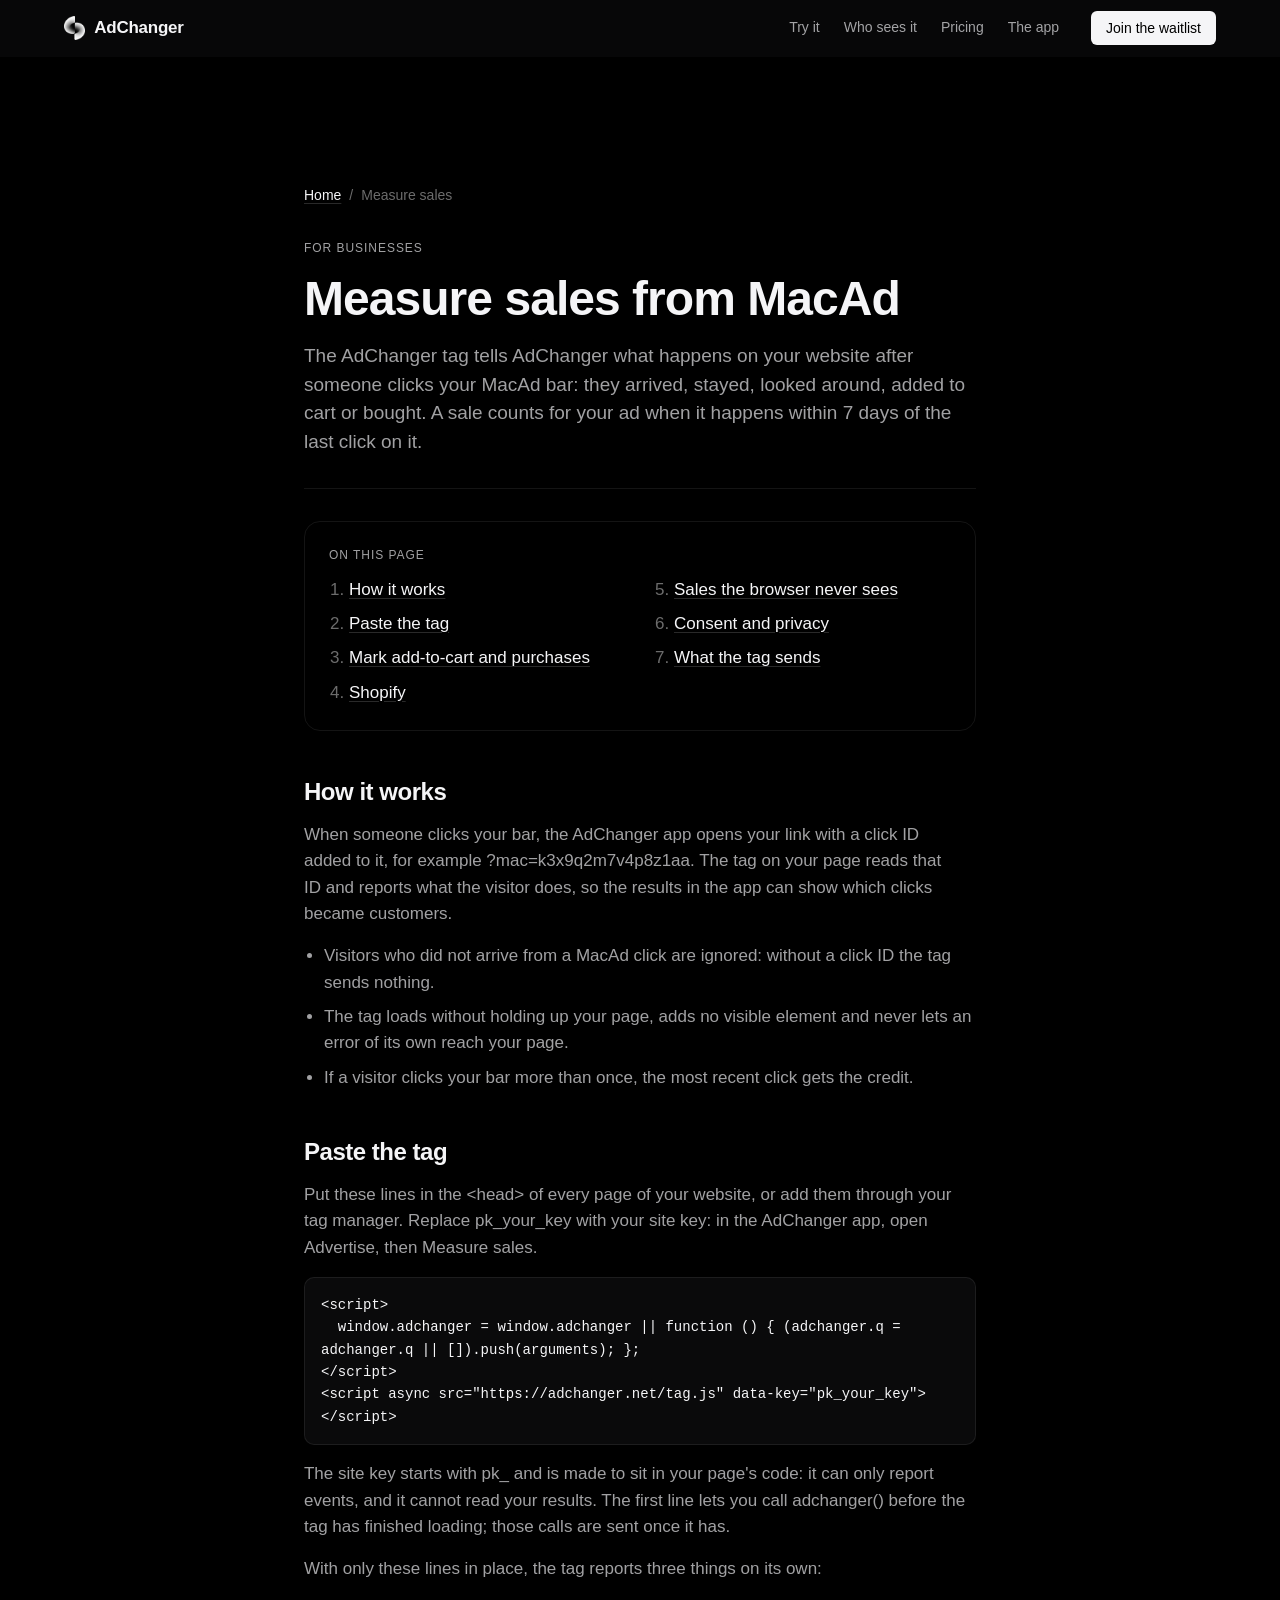
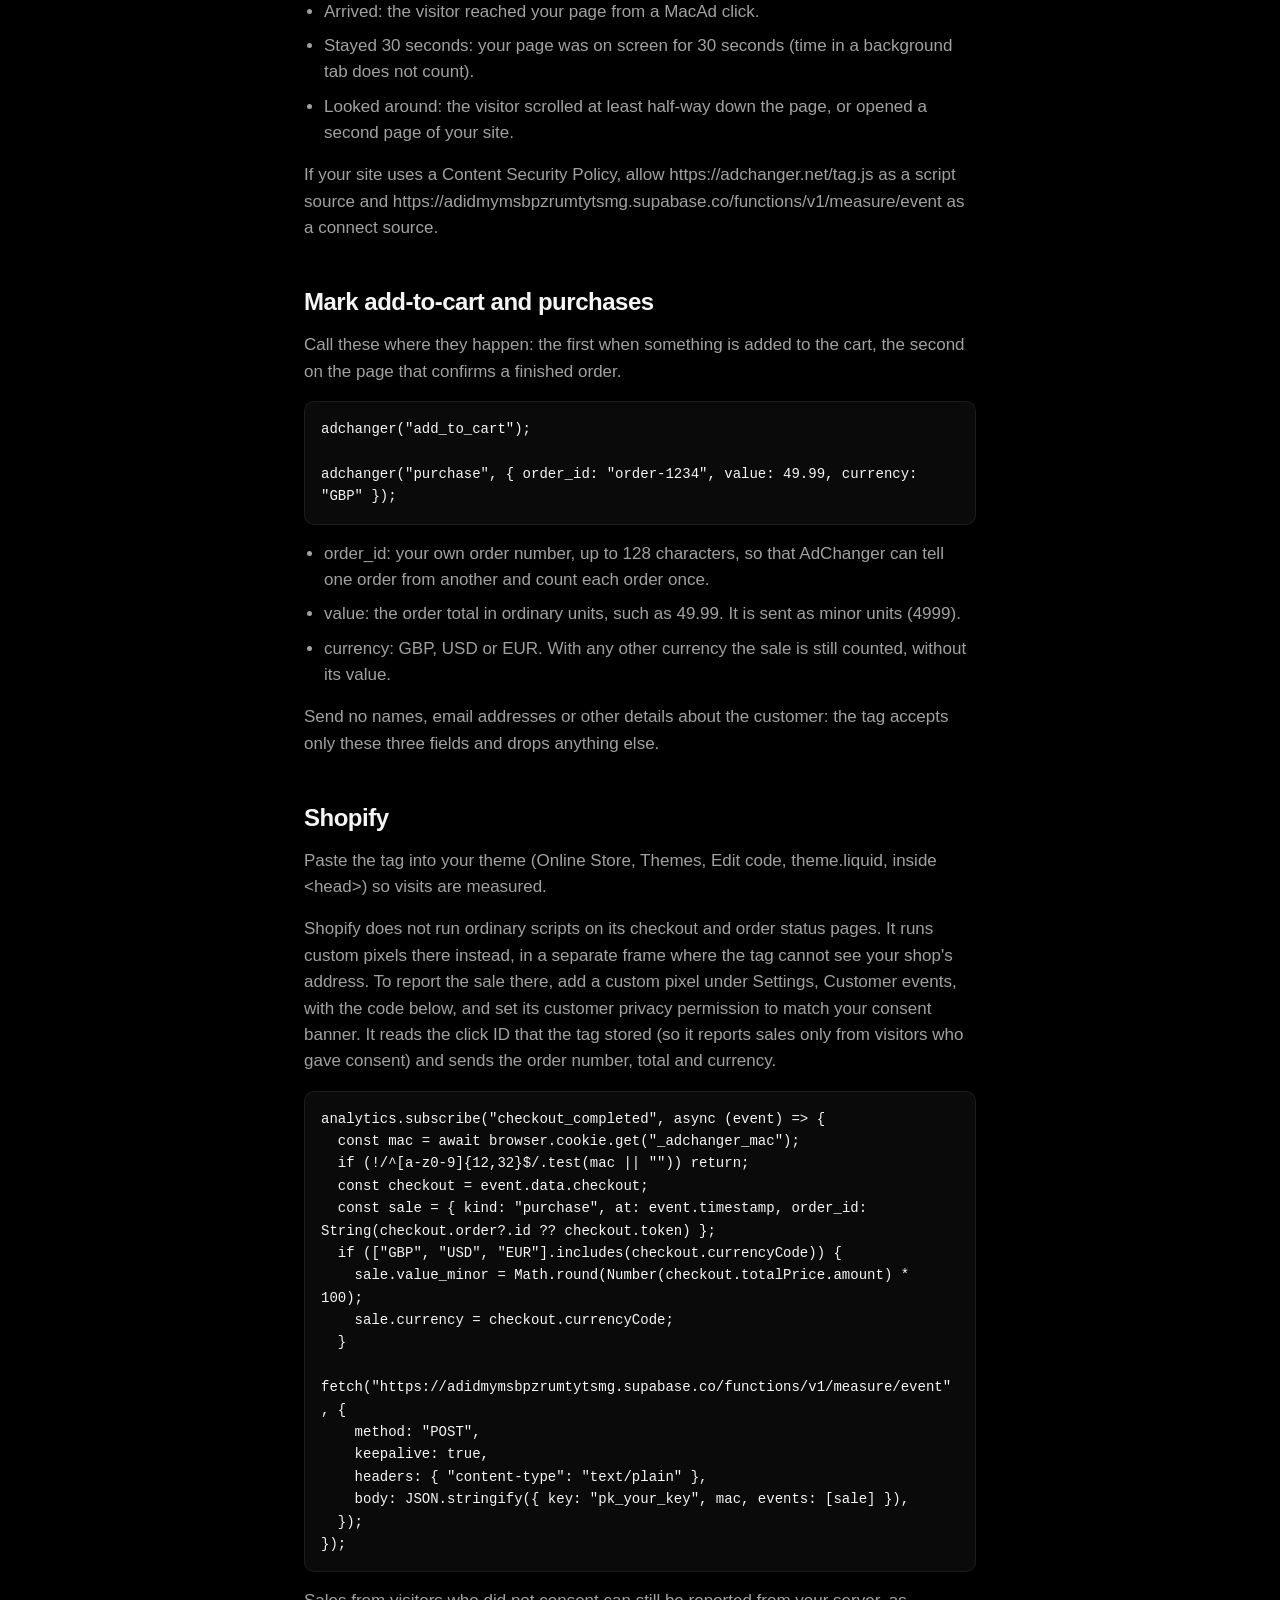
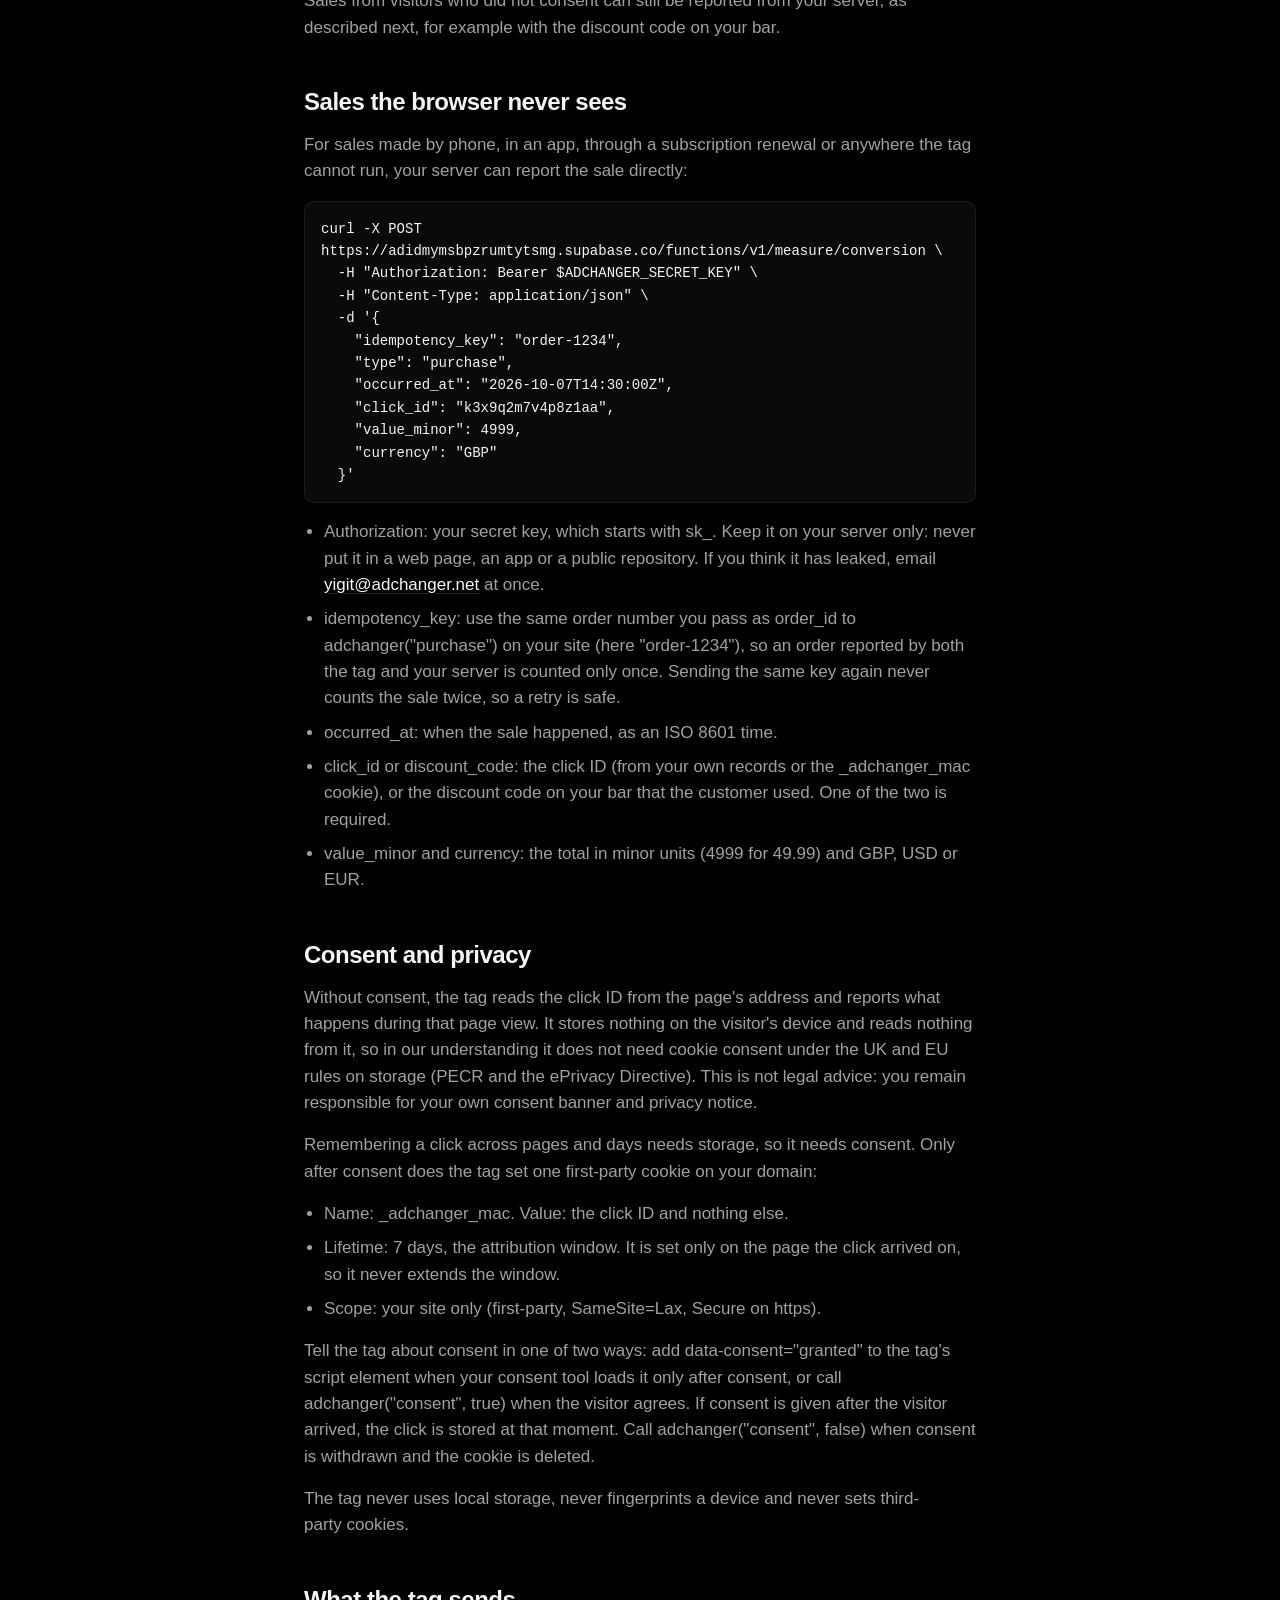
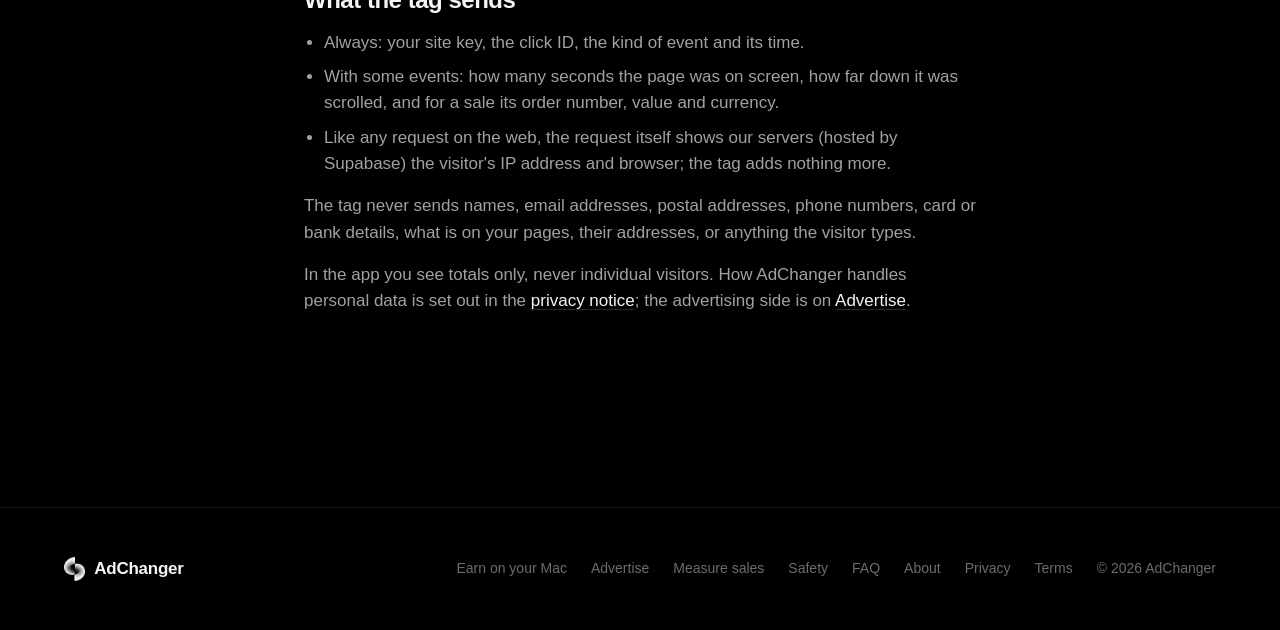
<file: measure.html>
<!DOCTYPE html><html lang="en-GB"><head><meta charSet="utf-8"/><meta name="viewport" content="width=device-width, initial-scale=1"/><link rel="stylesheet" href="/_next/static/chunks/3t2l9-1e_kfd4.css" data-precedence="next"/><link rel="preload" as="script" fetchPriority="low" href="/_next/static/chunks/3s6nzrbk-8mnv.js"/><script src="/_next/static/chunks/19mx3mg6lkumu.js" async=""></script><script src="/_next/static/chunks/3kmozkq6tgqnz.js" async=""></script><script src="/_next/static/chunks/1eh83f1trsv72.js" async=""></script><script src="/_next/static/chunks/turbopack-0ewssgmc2dw5s.js" async=""></script><script src="/_next/static/chunks/3fntmmi971322.js" async=""></script><script src="/_next/static/chunks/0-q-v4_mbfu19.js" async=""></script><script src="/_next/static/chunks/15qmzpprw47gu.js" async=""></script><script src="/_next/static/chunks/3r86wsry3wsb4.js" async=""></script><meta name="theme-color" content="#000000"/><meta name="color-scheme" content="dark"/><title>Measure sales from MacAd with the AdChanger tag | AdChanger</title><meta name="description" content="Add one line to your website to count visits, add-to-carts and sales after a MacAd click. What the tag sends, what needs consent, and server-side sales."/><meta name="keywords" content="AdChanger,MacAd,Mac menu bar ad,get paid to show ads on Mac,advertise on Mac,verified minute advertising"/><link rel="canonical" href="https://adchanger.net/measure"/><meta name="google-site-verification" content="8yyIk7ToY5FC8Zqg0zk3n5A7R0QVBRUJBYZy6PHDLxA"/><meta property="og:title" content="Measure sales from MacAd with the AdChanger tag | AdChanger"/><meta property="og:description" content="Add one line to your website to count visits, add-to-carts and sales after a MacAd click. What the tag sends, what needs consent, and server-side sales."/><meta property="og:url" content="https://adchanger.net/measure"/><meta property="og:site_name" content="AdChanger"/><meta property="og:locale" content="en_GB"/><meta property="og:type" content="article"/><meta name="twitter:card" content="summary_large_image"/><meta name="twitter:title" content="Measure sales from MacAd with the AdChanger tag | AdChanger"/><meta name="twitter:description" content="Add one line to your website to count visits, add-to-carts and sales after a MacAd click. What the tag sends, what needs consent, and server-side sales."/><link rel="icon" href="/favicon.ico?favicon.41wjr0k7-8p9p.ico" sizes="48x48" type="image/x-icon"/><link rel="icon" href="/icon.png?icon.1bfr6kqycistk.png" sizes="192x192" type="image/png"/><link rel="apple-touch-icon" href="/apple-icon.png?apple-icon.06wdrku8-lth7.png" sizes="180x180" type="image/png"/><script>document.documentElement.classList.add('js');if(new URLSearchParams(location.search).get('for')==='earner')document.documentElement.dataset.side='earner'</script><script type="application/ld+json">{"@context":"https://schema.org","@type":"Organization","@id":"https://adchanger.net/#organization","name":"AdChanger","url":"https://adchanger.net","logo":{"@type":"ImageObject","url":"https://adchanger.net/brand/adchanger-logo.png","width":512,"height":512},"email":"yigit@adchanger.net","foundingDate":"2026-09","foundingLocation":{"@type":"Place","name":"Istanbul, Türkiye"},"founder":{"@type":"Person","name":"Yiğit Ali Kurt"},"contactPoint":{"@type":"ContactPoint","email":"yigit@adchanger.net","contactType":"customer support","availableLanguage":["English","Turkish"]},"description":"AdChanger is a bootstrapped advertising startup founded in September 2026, building a native macOS platform around a new menu-bar ad surface. Its first product is MacAd."}</script><script type="application/ld+json">{"@context":"https://schema.org","@type":"WebSite","@id":"https://adchanger.net/#website","name":"AdChanger","url":"https://adchanger.net","description":"MacAd puts one small ad in the Mac menu bar. Brands pay £4 per 1,000 verified minutes and Mac users keep 65% for showing it. It never sees your screen.","inLanguage":"en-GB","publisher":{"@id":"https://adchanger.net/#organization"}}</script><script type="application/ld+json">{"@context":"https://schema.org","@type":"SoftwareApplication","@id":"https://adchanger.net/#app","name":"AdChanger","alternateName":"AdChanger for Mac","operatingSystem":"macOS 12 or later","applicationCategory":"BusinessApplication","applicationSubCategory":"Advertising","url":"https://adchanger.net","publisher":{"@id":"https://adchanger.net/#organization"},"isAccessibleForFree":true,"featureList":["MacAd: one small, quiet ad in the Mac menu bar that pays the person who shows it","Paid per verified minute: an ad counts after 60 seconds on screen while the Mac is in use","Advertisers pay £4, €5 or $6 per 1,000 verified minutes; 65% goes to the person showing the ad and 35% to AdChanger","Never sees the screen, keystrokes, microphone, camera, app contents or browsing history","Payments go through Whop (Stripe, Wise and PayPal coming soon); AdChanger never sees card details","A person reviews every ad before it runs"],"description":"MacAd puts one small ad in the Mac menu bar. Brands pay £4 per 1,000 verified minutes and Mac users keep 65% for showing it. It never sees your screen."}</script><script src="/_next/static/chunks/0cz1d0mv5g_q7.js" noModule=""></script></head><body><div hidden=""><!--$--><!--/$--></div><a class="skip-link" href="#main">Skip to content</a><header class="site-header" data-site-header="true"><div class="container site-header__inner"><a aria-label="AdChanger home" class="brand" href="/"><img alt="" loading="lazy" width="21" height="24" decoding="async" data-nimg="1" class="brand__mark" style="color:transparent;height:24px" src="/brand/adchanger-mark.webp"/><span class="brand__name">AdChanger</span></a><div class="site-header__nav"><nav class="site-header__links" aria-label="Sections"><a class="site-header__link" href="/#try">Try it</a><a class="site-header__link" href="/#reach" data-only="advertiser">Who sees it</a><a class="site-header__link" href="/#how" data-only="advertiser">Pricing</a><a class="site-header__link" href="/#results" data-only="advertiser">The app</a><a class="site-header__link" href="/#earn" data-only="earner">What you earn</a><a class="site-header__link" href="/#app" data-only="earner">The app</a><a class="site-header__link" href="/#privacy" data-only="earner">Privacy</a></nav><a class="button button--primary button--small" href="mailto:yigit@adchanger.net?subject=Waitlist%3A%20Download%20for%20Mac" title="Opens an email. We write back when the download is ready.">Join the waitlist</a></div></div></header><main id="main"><script type="application/ld+json">{"@context":"https://schema.org","@type":"WebPage","@id":"https://adchanger.net/measure#page","url":"https://adchanger.net/measure","name":"Measure sales from MacAd with the AdChanger tag | AdChanger","headline":"Measure sales from MacAd","description":"Add one line to your website to count visits, add-to-carts and sales after a MacAd click. What the tag sends, what needs consent, and server-side sales.","inLanguage":"en-GB","dateModified":"2026-10-07","isPartOf":{"@id":"https://adchanger.net/#website"},"publisher":{"@id":"https://adchanger.net/#organization"},"about":{"@id":"https://adchanger.net/#organization"}}</script><script type="application/ld+json">{"@context":"https://schema.org","@type":"BreadcrumbList","itemListElement":[{"@type":"ListItem","position":1,"name":"Home","item":"https://adchanger.net"},{"@type":"ListItem","position":2,"name":"Measure sales","item":"https://adchanger.net/measure"}]}</script><section class="section"><div class="container reading-page article"><nav class="article__crumbs" aria-label="Breadcrumb"><a href="/">Home</a><span aria-hidden="true">/</span><span aria-current="page">Measure sales</span></nav><header class="article__head"><p class="eyebrow">For businesses</p><h1>Measure sales from MacAd</h1><p class="lead"><span>The AdChanger tag tells AdChanger what happens on your website after someone clicks your MacAd bar: they arrived, stayed, looked around, added to cart or bought. A sale counts for your ad when it happens within 7 days of the last click on it.</span></p></header><nav class="article__contents" aria-label="On this page"><p class="article__contents-title">On this page</p><ol><li><a href="#how-it-works">How it works</a></li><li><a href="#paste-the-tag">Paste the tag</a></li><li><a href="#mark-add-to-cart-and-purchases">Mark add-to-cart and purchases</a></li><li><a href="#shopify">Shopify</a></li><li><a href="#sales-the-browser-never-sees">Sales the browser never sees</a></li><li><a href="#consent-and-privacy">Consent and privacy</a></li><li><a href="#what-the-tag-sends">What the tag sends</a></li></ol></nav><section class="article__section" id="how-it-works" aria-labelledby="how-it-works-title"><h2 id="how-it-works-title">How it works</h2><p><span>When someone clicks your bar, the AdChanger app opens your link with a click ID added to it, for example ?mac=k3x9q2m7v4p8z1aa. The tag on your page reads that ID and reports what the visitor does, so the results in the app can show which clicks became customers.</span></p><ul class="article__list"><li><span>Visitors who did not arrive from a MacAd click are ignored: without a click ID the tag sends nothing.</span></li><li><span>The tag loads without holding up your page, adds no visible element and never lets an error of its own reach your page.</span></li><li><span>If a visitor clicks your bar more than once, the most recent click gets the credit.</span></li></ul></section><section class="article__section" id="paste-the-tag" aria-labelledby="paste-the-tag-title"><h2 id="paste-the-tag-title">Paste the tag</h2><p><span>Put these lines in the &lt;head&gt; of every page of your website, or add them through your tag manager. Replace pk_your_key with your site key: in the AdChanger app, open Advertise, then Measure sales.</span></p><pre class="article__code"><code>&lt;script&gt;
  window.adchanger = window.adchanger || function () { (adchanger.q = adchanger.q || []).push(arguments); };
&lt;/script&gt;
&lt;script async src=&quot;https://adchanger.net/tag.js&quot; data-key=&quot;pk_your_key&quot;&gt;&lt;/script&gt;</code></pre><p><span>The site key starts with pk_ and is made to sit in your page&#x27;s code: it can only report events, and it cannot read your results. The first line lets you call adchanger() before the tag has finished loading; those calls are sent once it has.</span></p><p><span>With only these lines in place, the tag reports three things on its own:</span></p><ul class="article__list"><li><span>Arrived: the visitor reached your page from a MacAd click.</span></li><li><span>Stayed 30 seconds: your page was on screen for 30 seconds (time in a background tab does not count).</span></li><li><span>Looked around: the visitor scrolled at least half-way down the page, or opened a second page of your site.</span></li></ul><p><span>If your site uses a Content Security Policy, allow https://adchanger.net/tag.js as a script source and https://adidmymsbpzrumtytsmg.supabase.co/functions/v1/measure/event as a connect source.</span></p></section><section class="article__section" id="mark-add-to-cart-and-purchases" aria-labelledby="mark-add-to-cart-and-purchases-title"><h2 id="mark-add-to-cart-and-purchases-title">Mark add-to-cart and purchases</h2><p><span>Call these where they happen: the first when something is added to the cart, the second on the page that confirms a finished order.</span></p><pre class="article__code"><code>adchanger(&quot;add_to_cart&quot;);

adchanger(&quot;purchase&quot;, { order_id: &quot;order-1234&quot;, value: 49.99, currency: &quot;GBP&quot; });</code></pre><ul class="article__list"><li><span>order_id: your own order number, up to 128 characters, so that AdChanger can tell one order from another and count each order once.</span></li><li><span>value: the order total in ordinary units, such as 49.99. It is sent as minor units (4999).</span></li><li><span>currency: GBP, USD or EUR. With any other currency the sale is still counted, without its value.</span></li></ul><p><span>Send no names, email addresses or other details about the customer: the tag accepts only these three fields and drops anything else.</span></p></section><section class="article__section" id="shopify" aria-labelledby="shopify-title"><h2 id="shopify-title">Shopify</h2><p><span>Paste the tag into your theme (Online Store, Themes, Edit code, theme.liquid, inside &lt;head&gt;) so visits are measured.</span></p><p><span>Shopify does not run ordinary scripts on its checkout and order status pages. It runs custom pixels there instead, in a separate frame where the tag cannot see your shop&#x27;s address. To report the sale there, add a custom pixel under Settings, Customer events, with the code below, and set its customer privacy permission to match your consent banner. It reads the click ID that the tag stored (so it reports sales only from visitors who gave consent) and sends the order number, total and currency.</span></p><pre class="article__code"><code>analytics.subscribe(&quot;checkout_completed&quot;, async (event) =&gt; {
  const mac = await browser.cookie.get(&quot;_adchanger_mac&quot;);
  if (!/^[a-z0-9]{12,32}$/.test(mac || &quot;&quot;)) return;
  const checkout = event.data.checkout;
  const sale = { kind: &quot;purchase&quot;, at: event.timestamp, order_id: String(checkout.order?.id ?? checkout.token) };
  if ([&quot;GBP&quot;, &quot;USD&quot;, &quot;EUR&quot;].includes(checkout.currencyCode)) {
    sale.value_minor = Math.round(Number(checkout.totalPrice.amount) * 100);
    sale.currency = checkout.currencyCode;
  }
  fetch(&quot;https://adidmymsbpzrumtytsmg.supabase.co/functions/v1/measure/event&quot;, {
    method: &quot;POST&quot;,
    keepalive: true,
    headers: { &quot;content-type&quot;: &quot;text/plain&quot; },
    body: JSON.stringify({ key: &quot;pk_your_key&quot;, mac, events: [sale] }),
  });
});</code></pre><p><span>Sales from visitors who did not consent can still be reported from your server, as described next, for example with the discount code on your bar.</span></p></section><section class="article__section" id="sales-the-browser-never-sees" aria-labelledby="sales-the-browser-never-sees-title"><h2 id="sales-the-browser-never-sees-title">Sales the browser never sees</h2><p><span>For sales made by phone, in an app, through a subscription renewal or anywhere the tag cannot run, your server can report the sale directly:</span></p><pre class="article__code"><code>curl -X POST https://adidmymsbpzrumtytsmg.supabase.co/functions/v1/measure/conversion \
  -H &quot;Authorization: Bearer $ADCHANGER_SECRET_KEY&quot; \
  -H &quot;Content-Type: application/json&quot; \
  -d &#x27;{
    &quot;idempotency_key&quot;: &quot;order-1234&quot;,
    &quot;type&quot;: &quot;purchase&quot;,
    &quot;occurred_at&quot;: &quot;2026-10-07T14:30:00Z&quot;,
    &quot;click_id&quot;: &quot;k3x9q2m7v4p8z1aa&quot;,
    &quot;value_minor&quot;: 4999,
    &quot;currency&quot;: &quot;GBP&quot;
  }&#x27;</code></pre><ul class="article__list"><li><span>Authorization: your secret key, which starts with sk_. Keep it on your server only: never put it in a web page, an app or a public repository. If you think it has leaked, email </span><a href="mailto:yigit@adchanger.net">yigit@adchanger.net</a><span> at once.</span></li><li><span>idempotency_key: use the same order number you pass as order_id to adchanger(&quot;purchase&quot;) on your site (here &quot;order-1234&quot;), so an order reported by both the tag and your server is counted only once. Sending the same key again never counts the sale twice, so a retry is safe.</span></li><li><span>occurred_at: when the sale happened, as an ISO 8601 time.</span></li><li><span>click_id or discount_code: the click ID (from your own records or the _adchanger_mac cookie), or the discount code on your bar that the customer used. One of the two is required.</span></li><li><span>value_minor and currency: the total in minor units (4999 for 49.99) and GBP, USD or EUR.</span></li></ul></section><section class="article__section" id="consent-and-privacy" aria-labelledby="consent-and-privacy-title"><h2 id="consent-and-privacy-title">Consent and privacy</h2><p><span>Without consent, the tag reads the click ID from the page&#x27;s address and reports what happens during that page view. It stores nothing on the visitor&#x27;s device and reads nothing from it, so in our understanding it does not need cookie consent under the UK and EU rules on storage (PECR and the ePrivacy Directive). This is not legal advice: you remain responsible for your own consent banner and privacy notice.</span></p><p><span>Remembering a click across pages and days needs storage, so it needs consent. Only after consent does the tag set one first-party cookie on your domain:</span></p><ul class="article__list"><li><span>Name: _adchanger_mac. Value: the click ID and nothing else.</span></li><li><span>Lifetime: 7 days, the attribution window. It is set only on the page the click arrived on, so it never extends the window.</span></li><li><span>Scope: your site only (first-party, SameSite=Lax, Secure on https).</span></li></ul><p><span>Tell the tag about consent in one of two ways: add data-consent=&quot;granted&quot; to the tag&#x27;s script element when your consent tool loads it only after consent, or call adchanger(&quot;consent&quot;, true) when the visitor agrees. If consent is given after the visitor arrived, the click is stored at that moment. Call adchanger(&quot;consent&quot;, false) when consent is withdrawn and the cookie is deleted.</span></p><p><span>The tag never uses local storage, never fingerprints a device and never sets third-party cookies.</span></p></section><section class="article__section" id="what-the-tag-sends" aria-labelledby="what-the-tag-sends-title"><h2 id="what-the-tag-sends-title">What the tag sends</h2><ul class="article__list"><li><span>Always: your site key, the click ID, the kind of event and its time.</span></li><li><span>With some events: how many seconds the page was on screen, how far down it was scrolled, and for a sale its order number, value and currency.</span></li><li><span>Like any request on the web, the request itself shows our servers (hosted by Supabase) the visitor&#x27;s IP address and browser; the tag adds nothing more.</span></li></ul><p><span>The tag never sends names, email addresses, postal addresses, phone numbers, card or bank details, what is on your pages, their addresses, or anything the visitor types.</span></p><p><span>In the app you see totals only, never individual visitors. How AdChanger handles personal data is set out in the </span><a href="/privacy">privacy notice</a><span>; the advertising side is on </span><a href="/advertise">Advertise</a><span>.</span></p></section></div></section></main><footer class="site-footer"><div class="container site-footer__inner"><a aria-label="AdChanger home" class="brand" href="/"><img alt="" loading="lazy" width="21" height="24" decoding="async" data-nimg="1" class="brand__mark" style="color:transparent;height:24px" src="/brand/adchanger-mark.webp"/><span class="brand__name">AdChanger</span></a><nav class="site-footer__links" aria-label="Footer"><a class="site-footer__link" href="/earn-money-on-mac">Earn on your Mac</a><a class="site-footer__link" href="/advertise">Advertise</a><a class="site-footer__link" href="/measure">Measure sales</a><a class="site-footer__link" href="/safety">Safety</a><a class="site-footer__link" href="/faq">FAQ</a><a class="site-footer__link" href="/about">About</a><a class="site-footer__link" href="/privacy">Privacy</a><a class="site-footer__link" href="/terms">Terms</a><span>© <!-- -->2026<!-- --> AdChanger</span></nav></div></footer><!--$--><!--/$--><script src="/_next/static/chunks/3s6nzrbk-8mnv.js" id="_R_" async=""></script><script>(self.__next_f=self.__next_f||[]).push([0])</script><script>self.__next_f.push([1,"1:\"$Sreact.fragment\"\n3:I[39756,[\"/_next/static/chunks/3fntmmi971322.js\"],\"default\"]\n4:I[71653,[\"/_next/static/chunks/3fntmmi971322.js\",\"/_next/static/chunks/0-q-v4_mbfu19.js\",\"/_next/static/chunks/15qmzpprw47gu.js\"],\"default\"]\n5:I[37457,[\"/_next/static/chunks/3fntmmi971322.js\"],\"default\"]\nb:I[68027,[\"/_next/static/chunks/3fntmmi971322.js\"],\"default\",1]\n:HL[\"/_next/static/chunks/3t2l9-1e_kfd4.css\",\"style\"]\n2:T44f,{\"@context\":\"https://schema.org\",\"@type\":\"SoftwareApplication\",\"@id\":\"https://adchanger.net/#app\",\"name\":\"AdChanger\",\"alternateName\":\"AdChanger for Mac\",\"operatingSystem\":\"macOS 12 or later\",\"applicationCategory\":\"BusinessApplication\",\"applicationSubCategory\":\"Advertising\",\"url\":\"https://adchanger.net\",\"publisher\":{\"@id\":\"https://adchanger.net/#organization\"},\"isAccessibleForFree\":true,\"featureList\":[\"MacAd: one small, quiet ad in the Mac menu bar that pays the person who shows it\",\"Paid per verified minute: an ad counts after 60 seconds on screen while the Mac is in use\",\"Advertisers pay £4, €5 or $6 per 1,000 verified minutes; 65% goes to the person showing the ad and 35% to AdChanger\",\"Never sees the screen, keystrokes, microphone, camera, app contents or browsing history\",\"Payments go through Whop (Stripe, Wise and PayPal coming soon); AdChanger never sees card details\",\"A person reviews every ad before it runs\"],\"description\":\"MacAd puts one small ad in the Mac menu bar. Brands pay £4 per 1,000 verified minutes and Mac users keep 65% for showing it. It never sees your screen.\"}9:X\n"])</script><script>self.__next_f.push([1,"0:{\"P\":null,\"c\":[\"\",\"measure\"],\"q\":\"\",\"i\":false,\"f\":[[[\"\",{\"children\":[\"measure\",{\"children\":[\"__PAGE__\",{},\"$undefined\",\"$undefined\",4608]},\"$undefined\",\"$undefined\",4608]},\"$undefined\",\"$undefined\",4624],[[\"$\",\"$1\",\"c\",{\"children\":[[[\"$\",\"link\",\"0\",{\"rel\":\"stylesheet\",\"href\":\"/_next/static/chunks/3t2l9-1e_kfd4.css\",\"precedence\":\"next\",\"crossOrigin\":\"$undefined\",\"nonce\":\"$undefined\"}],[\"$\",\"script\",\"script-0\",{\"src\":\"/_next/static/chunks/3fntmmi971322.js\",\"async\":true,\"nonce\":\"$undefined\"}]],[\"$\",\"html\",null,{\"lang\":\"en-GB\",\"suppressHydrationWarning\":true,\"children\":[[\"$\",\"head\",null,{\"children\":[[\"$\",\"script\",null,{\"dangerouslySetInnerHTML\":{\"__html\":\"document.documentElement.classList.add('js');if(new URLSearchParams(location.search).get('for')==='earner')document.documentElement.dataset.side='earner'\"}}],[\"$\",\"script\",null,{\"type\":\"application/ld+json\",\"dangerouslySetInnerHTML\":{\"__html\":\"{\\\"@context\\\":\\\"https://schema.org\\\",\\\"@type\\\":\\\"Organization\\\",\\\"@id\\\":\\\"https://adchanger.net/#organization\\\",\\\"name\\\":\\\"AdChanger\\\",\\\"url\\\":\\\"https://adchanger.net\\\",\\\"logo\\\":{\\\"@type\\\":\\\"ImageObject\\\",\\\"url\\\":\\\"https://adchanger.net/brand/adchanger-logo.png\\\",\\\"width\\\":512,\\\"height\\\":512},\\\"email\\\":\\\"yigit@adchanger.net\\\",\\\"foundingDate\\\":\\\"2026-09\\\",\\\"foundingLocation\\\":{\\\"@type\\\":\\\"Place\\\",\\\"name\\\":\\\"Istanbul, Türkiye\\\"},\\\"founder\\\":{\\\"@type\\\":\\\"Person\\\",\\\"name\\\":\\\"Yiğit Ali Kurt\\\"},\\\"contactPoint\\\":{\\\"@type\\\":\\\"ContactPoint\\\",\\\"email\\\":\\\"yigit@adchanger.net\\\",\\\"contactType\\\":\\\"customer support\\\",\\\"availableLanguage\\\":[\\\"English\\\",\\\"Turkish\\\"]},\\\"description\\\":\\\"AdChanger is a bootstrapped advertising startup founded in September 2026, building a native macOS platform around a new menu-bar ad surface. Its first product is MacAd.\\\"}\"}}],[\"$\",\"script\",null,{\"type\":\"application/ld+json\",\"dangerouslySetInnerHTML\":{\"__html\":\"{\\\"@context\\\":\\\"https://schema.org\\\",\\\"@type\\\":\\\"WebSite\\\",\\\"@id\\\":\\\"https://adchanger.net/#website\\\",\\\"name\\\":\\\"AdChanger\\\",\\\"url\\\":\\\"https://adchanger.net\\\",\\\"description\\\":\\\"MacAd puts one small ad in the Mac menu bar. Brands pay £4 per 1,000 verified minutes and Mac users keep 65% for showing it. It never sees your screen.\\\",\\\"inLanguage\\\":\\\"en-GB\\\",\\\"publisher\\\":{\\\"@id\\\":\\\"https://adchanger.net/#organization\\\"}}\"}}],[\"$\",\"script\",null,{\"type\":\"application/ld+json\",\"dangerouslySetInnerHTML\":{\"__html\":\"$2\"}}]]}],[\"$\",\"body\",null,{\"children\":[\"$\",\"$L3\",null,{\"parallelRouterKey\":\"children\",\"error\":\"$4\",\"errorStyles\":[],\"errorScripts\":[[\"$\",\"script\",\"script-0\",{\"src\":\"/_next/static/chunks/0-q-v4_mbfu19.js\",\"async\":true,\"nonce\":\"$undefined\"}],[\"$\",\"script\",\"script-1\",{\"src\":\"/_next/static/chunks/15qmzpprw47gu.js\",\"async\":true,\"nonce\":\"$undefined\"}]],\"template\":[\"$\",\"$L5\",null,{}],\"templateStyles\":\"$undefined\",\"templateScripts\":\"$undefined\",\"notFound\":[\"$L6\",[]],\"forbidden\":\"$undefined\",\"unauthorized\":\"$undefined\"}]}]]}]]}],{\"children\":[\"$L7\",{\"children\":[\"$L8\",{},null,false,null]},null,false,\"$9\"]},null,false,null],\"$La\",false]],\"m\":\"$undefined\",\"G\":[\"$b\",[\"$Lc\"]],\"S\":true,\"h\":null,\"r\":\"$undefined\",\"s\":\"$undefined\",\"a\":\"$undefined\",\"l\":\"$undefined\",\"p\":\"$undefined\",\"d\":\"$undefined\",\"b\":\"HceaSPU5SzPV77io9Ymi6\"}\n"])</script><script>self.__next_f.push([1,"d:I[22016,[\"/_next/static/chunks/3fntmmi971322.js\",\"/_next/static/chunks/3r86wsry3wsb4.js\"],\"\"]\ne:I[5500,[\"/_next/static/chunks/3fntmmi971322.js\",\"/_next/static/chunks/3r86wsry3wsb4.js\"],\"Image\"]\nf:I[45305,[\"/_next/static/chunks/3fntmmi971322.js\",\"/_next/static/chunks/3r86wsry3wsb4.js\"],\"MotionController\"]\n20:I[97367,[\"/_next/static/chunks/3fntmmi971322.js\"],\"ViewportBoundary\"]\n22:I[97367,[\"/_next/static/chunks/3fntmmi971322.js\"],\"MetadataBoundary\"]\n23:\"$Sreact.suspense\"\n"])</script><script>self.__next_f.push([1,"6:[[\"$\",\"a\",null,{\"className\":\"skip-link\",\"href\":\"#main\",\"children\":\"Skip to content\"}],[\"$\",\"header\",null,{\"className\":\"site-header\",\"data-site-header\":true,\"children\":[\"$\",\"div\",null,{\"className\":\"container site-header__inner\",\"children\":[[\"$\",\"$Ld\",null,{\"aria-label\":\"AdChanger home\",\"className\":\"brand\",\"href\":\"/\",\"children\":[[\"$\",\"$Le\",null,{\"className\":\"brand__mark\",\"src\":\"/brand/adchanger-mark.webp\",\"alt\":\"\",\"width\":21,\"height\":24,\"style\":{\"height\":24},\"loading\":\"$undefined\",\"unoptimized\":true}],[\"$\",\"span\",null,{\"className\":\"brand__name\",\"children\":\"AdChanger\"}]]}],[\"$\",\"div\",null,{\"className\":\"site-header__nav\",\"children\":[[\"$\",\"nav\",null,{\"className\":\"site-header__links\",\"aria-label\":\"Sections\",\"children\":[[\"$\",\"a\",\"/#try\",{\"className\":\"site-header__link\",\"href\":\"/#try\",\"data-only\":\"$undefined\",\"children\":\"Try it\"}],[\"$\",\"a\",\"/#reach\",{\"className\":\"site-header__link\",\"href\":\"/#reach\",\"data-only\":\"advertiser\",\"children\":\"Who sees it\"}],[\"$\",\"a\",\"/#how\",{\"className\":\"site-header__link\",\"href\":\"/#how\",\"data-only\":\"advertiser\",\"children\":\"Pricing\"}],[\"$\",\"a\",\"/#results\",{\"className\":\"site-header__link\",\"href\":\"/#results\",\"data-only\":\"advertiser\",\"children\":\"The app\"}],[\"$\",\"a\",\"/#earn\",{\"className\":\"site-header__link\",\"href\":\"/#earn\",\"data-only\":\"earner\",\"children\":\"What you earn\"}],[\"$\",\"a\",\"/#app\",{\"className\":\"site-header__link\",\"href\":\"/#app\",\"data-only\":\"earner\",\"children\":\"The app\"}],[\"$\",\"a\",\"/#privacy\",{\"className\":\"site-header__link\",\"href\":\"/#privacy\",\"data-only\":\"earner\",\"children\":\"Privacy\"}]]}],[\"$\",\"a\",null,{\"className\":\"button button--primary button--small\",\"href\":\"mailto:yigit@adchanger.net?subject=Waitlist%3A%20Download%20for%20Mac\",\"title\":\"Opens an email. We write back when the download is ready.\",\"children\":\"Join the waitlist\"}]]}]]}]}],[\"$\",\"main\",null,{\"id\":\"main\",\"children\":[\"$\",\"section\",null,{\"className\":\"section\",\"children\":[\"$\",\"div\",null,{\"className\":\"container reading-page\",\"children\":[[\"$\",\"p\",null,{\"className\":\"eyebrow\",\"children\":\"404\"}],[\"$\",\"h1\",null,{\"children\":\"Nothing here.\"}],[\"$\",\"p\",null,{\"children\":\"This page doesn’t exist, or it has moved.\"}],[\"$\",\"$Ld\",null,{\"href\":\"/\",\"className\":\"button button--secondary\",\"children\":\"Back to home\"}]]}]}]}],[\"$\",\"footer\",null,{\"className\":\"site-footer\",\"children\":[\"$\",\"div\",null,{\"className\":\"container site-footer__inner\",\"children\":[[\"$\",\"$Ld\",null,{\"aria-label\":\"AdChanger home\",\"className\":\"brand\",\"href\":\"/\",\"children\":[[\"$\",\"$Le\",null,{\"className\":\"brand__mark\",\"src\":\"/brand/adchanger-mark.webp\",\"alt\":\"\",\"width\":21,\"height\":24,\"style\":{\"height\":24},\"loading\":\"$undefined\",\"unoptimized\":true}],[\"$\",\"span\",null,{\"className\":\"brand__name\",\"children\":\"AdChanger\"}]]}],[\"$\",\"nav\",null,{\"className\":\"site-footer__links\",\"aria-label\":\"Footer\",\"children\":[[[\"$\",\"$Ld\",\"/earn-money-on-mac\",{\"className\":\"site-footer__link\",\"href\":\"/earn-money-on-mac\",\"children\":\"Earn on your Mac\"}],[\"$\",\"$Ld\",\"/advertise\",{\"className\":\"site-footer__link\",\"href\":\"/advertise\",\"children\":\"Advertise\"}],[\"$\",\"$Ld\",\"/measure\",{\"className\":\"site-footer__link\",\"href\":\"/measure\",\"children\":\"Measure sales\"}],[\"$\",\"$Ld\",\"/safety\",{\"className\":\"site-footer__link\",\"href\":\"/safety\",\"children\":\"Safety\"}],[\"$\",\"$Ld\",\"/faq\",{\"className\":\"site-footer__link\",\"href\":\"/faq\",\"children\":\"FAQ\"}],[\"$\",\"$Ld\",\"/about\",{\"className\":\"site-footer__link\",\"href\":\"/about\",\"children\":\"About\"}],[\"$\",\"$Ld\",\"/privacy\",{\"className\":\"site-footer__link\",\"href\":\"/privacy\",\"children\":\"Privacy\"}],[\"$\",\"$Ld\",\"/terms\",{\"className\":\"site-footer__link\",\"href\":\"/terms\",\"children\":\"Terms\"}]],[\"$\",\"span\",null,{\"children\":[\"© \",2026,\" AdChanger\"]}]]}]]}]}],[\"$\",\"$Lf\",null,{}]]\n"])</script><script>self.__next_f.push([1,"7:[\"$\",\"$1\",\"c\",{\"children\":[null,[\"$\",\"$L3\",null,{\"parallelRouterKey\":\"children\",\"error\":\"$undefined\",\"errorStyles\":\"$undefined\",\"errorScripts\":\"$undefined\",\"template\":[\"$\",\"$L5\",null,{}],\"templateStyles\":\"$undefined\",\"templateScripts\":\"$undefined\",\"notFound\":\"$undefined\",\"forbidden\":\"$undefined\",\"unauthorized\":\"$undefined\"}]]}]\n"])</script><script>self.__next_f.push([1,"8:[\"$\",\"$1\",\"c\",{\"children\":[[[\"$\",\"a\",null,{\"className\":\"skip-link\",\"href\":\"#main\",\"children\":\"Skip to content\"}],[\"$\",\"header\",null,{\"className\":\"site-header\",\"data-site-header\":true,\"children\":[\"$\",\"div\",null,{\"className\":\"container site-header__inner\",\"children\":[[\"$\",\"$Ld\",null,{\"aria-label\":\"AdChanger home\",\"className\":\"brand\",\"href\":\"/\",\"children\":[[\"$\",\"$Le\",null,{\"className\":\"brand__mark\",\"src\":\"/brand/adchanger-mark.webp\",\"alt\":\"\",\"width\":21,\"height\":24,\"style\":{\"height\":24},\"loading\":\"$undefined\",\"unoptimized\":true}],[\"$\",\"span\",null,{\"className\":\"brand__name\",\"children\":\"AdChanger\"}]]}],[\"$\",\"div\",null,{\"className\":\"site-header__nav\",\"children\":[[\"$\",\"nav\",null,{\"className\":\"site-header__links\",\"aria-label\":\"Sections\",\"children\":[[\"$\",\"a\",\"/#try\",{\"className\":\"site-header__link\",\"href\":\"/#try\",\"data-only\":\"$undefined\",\"children\":\"Try it\"}],[\"$\",\"a\",\"/#reach\",{\"className\":\"site-header__link\",\"href\":\"/#reach\",\"data-only\":\"advertiser\",\"children\":\"Who sees it\"}],[\"$\",\"a\",\"/#how\",{\"className\":\"site-header__link\",\"href\":\"/#how\",\"data-only\":\"advertiser\",\"children\":\"Pricing\"}],[\"$\",\"a\",\"/#results\",{\"className\":\"site-header__link\",\"href\":\"/#results\",\"data-only\":\"advertiser\",\"children\":\"The app\"}],[\"$\",\"a\",\"/#earn\",{\"className\":\"site-header__link\",\"href\":\"/#earn\",\"data-only\":\"earner\",\"children\":\"What you earn\"}],[\"$\",\"a\",\"/#app\",{\"className\":\"site-header__link\",\"href\":\"/#app\",\"data-only\":\"earner\",\"children\":\"The app\"}],[\"$\",\"a\",\"/#privacy\",{\"className\":\"site-header__link\",\"href\":\"/#privacy\",\"data-only\":\"earner\",\"children\":\"Privacy\"}]]}],[\"$\",\"a\",null,{\"className\":\"button button--primary button--small\",\"href\":\"mailto:yigit@adchanger.net?subject=Waitlist%3A%20Download%20for%20Mac\",\"title\":\"Opens an email. We write back when the download is ready.\",\"children\":\"Join the waitlist\"}]]}]]}]}],[\"$\",\"main\",null,{\"id\":\"main\",\"children\":[[\"$\",\"script\",null,{\"type\":\"application/ld+json\",\"dangerouslySetInnerHTML\":{\"__html\":\"{\\\"@context\\\":\\\"https://schema.org\\\",\\\"@type\\\":\\\"WebPage\\\",\\\"@id\\\":\\\"https://adchanger.net/measure#page\\\",\\\"url\\\":\\\"https://adchanger.net/measure\\\",\\\"name\\\":\\\"Measure sales from MacAd with the AdChanger tag | AdChanger\\\",\\\"headline\\\":\\\"Measure sales from MacAd\\\",\\\"description\\\":\\\"Add one line to your website to count visits, add-to-carts and sales after a MacAd click. What the tag sends, what needs consent, and server-side sales.\\\",\\\"inLanguage\\\":\\\"en-GB\\\",\\\"dateModified\\\":\\\"2026-10-07\\\",\\\"isPartOf\\\":{\\\"@id\\\":\\\"https://adchanger.net/#website\\\"},\\\"publisher\\\":{\\\"@id\\\":\\\"https://adchanger.net/#organization\\\"},\\\"about\\\":{\\\"@id\\\":\\\"https://adchanger.net/#organization\\\"}}\"}}],[\"$\",\"script\",null,{\"type\":\"application/ld+json\",\"dangerouslySetInnerHTML\":{\"__html\":\"{\\\"@context\\\":\\\"https://schema.org\\\",\\\"@type\\\":\\\"BreadcrumbList\\\",\\\"itemListElement\\\":[{\\\"@type\\\":\\\"ListItem\\\",\\\"position\\\":1,\\\"name\\\":\\\"Home\\\",\\\"item\\\":\\\"https://adchanger.net\\\"},{\\\"@type\\\":\\\"ListItem\\\",\\\"position\\\":2,\\\"name\\\":\\\"Measure sales\\\",\\\"item\\\":\\\"https://adchanger.net/measure\\\"}]}\"}}],null,[\"$\",\"section\",null,{\"className\":\"section\",\"children\":[\"$\",\"div\",null,{\"className\":\"container reading-page article\",\"children\":[[\"$\",\"nav\",null,{\"className\":\"article__crumbs\",\"aria-label\":\"Breadcrumb\",\"children\":[[\"$\",\"$Ld\",null,{\"href\":\"/\",\"children\":\"Home\"}],[\"$\",\"span\",null,{\"aria-hidden\":\"true\",\"children\":\"/\"}],[\"$\",\"span\",null,{\"aria-current\":\"page\",\"children\":\"Measure sales\"}]]}],[\"$\",\"header\",null,{\"className\":\"article__head\",\"children\":[[\"$\",\"p\",null,{\"className\":\"eyebrow\",\"children\":\"For businesses\"}],[\"$\",\"h1\",null,{\"children\":\"Measure sales from MacAd\"}],[\"$\",\"p\",null,{\"className\":\"lead\",\"children\":[[\"$\",\"span\",\"0-text\",{\"children\":\"The AdChanger tag tells AdChanger what happens on your website after someone clicks your MacAd bar: they arrived, stayed, looked around, added to cart or bought. A sale counts for your ad when it happens within 7 days of the last click on it.\"}]]}],null]}],[\"$\",\"nav\",null,{\"className\":\"article__contents\",\"aria-label\":\"On this page\",\"children\":[[\"$\",\"p\",null,{\"className\":\"article__contents-title\",\"children\":\"On this page\"}],[\"$\",\"ol\",null,{\"children\":[[\"$\",\"li\",\"How it works\",{\"children\":[\"$\",\"a\",null,{\"href\":\"#how-it-works\",\"children\":\"How it works\"}]}],[\"$\",\"li\",\"Paste the tag\",{\"children\":[\"$\",\"a\",null,{\"href\":\"#paste-the-tag\",\"children\":\"Paste the tag\"}]}],\"$L10\",\"$L11\",\"$L12\",\"$L13\",\"$L14\"]}]]}],[\"$L15\",\"$L16\",\"$L17\",\"$L18\",\"$L19\",\"$L1a\",\"$L1b\"]]}]}]]}],\"$L1c\",\"$L1d\"],[\"$L1e\"],\"$L1f\"]}]\n"])</script><script>self.__next_f.push([1,"a:[\"$\",\"$1\",\"h\",{\"children\":[null,[\"$\",\"$L20\",null,{\"children\":\"$L21\"}],[\"$\",\"div\",null,{\"hidden\":true,\"children\":[\"$\",\"$L22\",null,{\"children\":[\"$\",\"$23\",null,{\"name\":\"Next.Metadata\",\"children\":\"$L24\"}]}]}],null]}]\nc:[\"$\",\"link\",\"0\",{\"rel\":\"stylesheet\",\"href\":\"/_next/static/chunks/3t2l9-1e_kfd4.css\",\"precedence\":\"next\",\"crossOrigin\":\"$undefined\",\"nonce\":\"$undefined\"}]\n"])</script><script>self.__next_f.push([1,"25:I[97367,[\"/_next/static/chunks/3fntmmi971322.js\"],\"OutletBoundary\"]\n9:C\n10:[\"$\",\"li\",\"Mark add-to-cart and purchases\",{\"children\":[\"$\",\"a\",null,{\"href\":\"#mark-add-to-cart-and-purchases\",\"children\":\"Mark add-to-cart and purchases\"}]}]\n11:[\"$\",\"li\",\"Shopify\",{\"children\":[\"$\",\"a\",null,{\"href\":\"#shopify\",\"children\":\"Shopify\"}]}]\n12:[\"$\",\"li\",\"Sales the browser never sees\",{\"children\":[\"$\",\"a\",null,{\"href\":\"#sales-the-browser-never-sees\",\"children\":\"Sales the browser never sees\"}]}]\n13:[\"$\",\"li\",\"Consent and privacy\",{\"children\":[\"$\",\"a\",null,{\"href\":\"#consent-and-privacy\",\"children\":\"Consent and privacy\"}]}]\n14:[\"$\",\"li\",\"What the tag sends\",{\"children\":[\"$\",\"a\",null,{\"href\":\"#what-the-tag-sends\",\"children\":\"What the tag sends\"}]}]\n"])</script><script>self.__next_f.push([1,"15:[\"$\",\"section\",\"How it works\",{\"className\":\"article__section\",\"id\":\"how-it-works\",\"aria-labelledby\":\"how-it-works-title\",\"children\":[[\"$\",\"h2\",null,{\"id\":\"how-it-works-title\",\"children\":[null,\"How it works\"]}],[[\"$\",\"p\",\"0\",{\"children\":[[\"$\",\"span\",\"0-text\",{\"children\":\"When someone clicks your bar, the AdChanger app opens your link with a click ID added to it, for example ?mac=k3x9q2m7v4p8z1aa. The tag on your page reads that ID and reports what the visitor does, so the results in the app can show which clicks became customers.\"}]]}],[\"$\",\"ul\",\"1\",{\"className\":\"article__list\",\"children\":[[\"$\",\"li\",\"Visitors who did not arrive from a MacAd click are ignored: without a click ID the tag sends nothing.\",{\"children\":[[\"$\",\"span\",\"0-text\",{\"children\":\"Visitors who did not arrive from a MacAd click are ignored: without a click ID the tag sends nothing.\"}]]}],[\"$\",\"li\",\"The tag loads without holding up your page, adds no visible element and never lets an error of its own reach your page.\",{\"children\":[[\"$\",\"span\",\"0-text\",{\"children\":\"The tag loads without holding up your page, adds no visible element and never lets an error of its own reach your page.\"}]]}],[\"$\",\"li\",\"If a visitor clicks your bar more than once, the most recent click gets the credit.\",{\"children\":[[\"$\",\"span\",\"0-text\",{\"children\":\"If a visitor clicks your bar more than once, the most recent click gets the credit.\"}]]}]]}]],[],[]]}]\n"])</script><script>self.__next_f.push([1,"16:[\"$\",\"section\",\"Paste the tag\",{\"className\":\"article__section\",\"id\":\"paste-the-tag\",\"aria-labelledby\":\"paste-the-tag-title\",\"children\":[[\"$\",\"h2\",null,{\"id\":\"paste-the-tag-title\",\"children\":[null,\"Paste the tag\"]}],[[\"$\",\"p\",\"0\",{\"children\":[[\"$\",\"span\",\"0-text\",{\"children\":\"Put these lines in the \u003chead\u003e of every page of your website, or add them through your tag manager. Replace pk_your_key with your site key: in the AdChanger app, open Advertise, then Measure sales.\"}]]}],[\"$\",\"pre\",\"1\",{\"className\":\"article__code\",\"children\":[\"$\",\"code\",null,{\"children\":\"\u003cscript\u003e\\n  window.adchanger = window.adchanger || function () { (adchanger.q = adchanger.q || []).push(arguments); };\\n\u003c/script\u003e\\n\u003cscript async src=\\\"https://adchanger.net/tag.js\\\" data-key=\\\"pk_your_key\\\"\u003e\u003c/script\u003e\"}]}],[\"$\",\"p\",\"2\",{\"children\":[[\"$\",\"span\",\"0-text\",{\"children\":\"The site key starts with pk_ and is made to sit in your page's code: it can only report events, and it cannot read your results. The first line lets you call adchanger() before the tag has finished loading; those calls are sent once it has.\"}]]}],[\"$\",\"p\",\"3\",{\"children\":[[\"$\",\"span\",\"0-text\",{\"children\":\"With only these lines in place, the tag reports three things on its own:\"}]]}],[\"$\",\"ul\",\"4\",{\"className\":\"article__list\",\"children\":[[\"$\",\"li\",\"Arrived: the visitor reached your page from a MacAd click.\",{\"children\":[[\"$\",\"span\",\"0-text\",{\"children\":\"Arrived: the visitor reached your page from a MacAd click.\"}]]}],[\"$\",\"li\",\"Stayed 30 seconds: your page was on screen for 30 seconds (time in a background tab does not count).\",{\"children\":[[\"$\",\"span\",\"0-text\",{\"children\":\"Stayed 30 seconds: your page was on screen for 30 seconds (time in a background tab does not count).\"}]]}],[\"$\",\"li\",\"Looked around: the visitor scrolled at least half-way down the page, or opened a second page of your site.\",{\"children\":[[\"$\",\"span\",\"0-text\",{\"children\":\"Looked around: the visitor scrolled at least half-way down the page, or opened a second page of your site.\"}]]}]]}],[\"$\",\"p\",\"5\",{\"children\":[[\"$\",\"span\",\"0-text\",{\"children\":\"If your site uses a Content Security Policy, allow https://adchanger.net/tag.js as a script source and https://adidmymsbpzrumtytsmg.supabase.co/functions/v1/measure/event as a connect source.\"}]]}]],[],[]]}]\n"])</script><script>self.__next_f.push([1,"17:[\"$\",\"section\",\"Mark add-to-cart and purchases\",{\"className\":\"article__section\",\"id\":\"mark-add-to-cart-and-purchases\",\"aria-labelledby\":\"mark-add-to-cart-and-purchases-title\",\"children\":[[\"$\",\"h2\",null,{\"id\":\"mark-add-to-cart-and-purchases-title\",\"children\":[null,\"Mark add-to-cart and purchases\"]}],[[\"$\",\"p\",\"0\",{\"children\":[[\"$\",\"span\",\"0-text\",{\"children\":\"Call these where they happen: the first when something is added to the cart, the second on the page that confirms a finished order.\"}]]}],[\"$\",\"pre\",\"1\",{\"className\":\"article__code\",\"children\":[\"$\",\"code\",null,{\"children\":\"adchanger(\\\"add_to_cart\\\");\\n\\nadchanger(\\\"purchase\\\", { order_id: \\\"order-1234\\\", value: 49.99, currency: \\\"GBP\\\" });\"}]}],[\"$\",\"ul\",\"2\",{\"className\":\"article__list\",\"children\":[[\"$\",\"li\",\"order_id: your own order number, up to 128 characters, so that AdChanger can tell one order from another and count each order once.\",{\"children\":[[\"$\",\"span\",\"0-text\",{\"children\":\"order_id: your own order number, up to 128 characters, so that AdChanger can tell one order from another and count each order once.\"}]]}],[\"$\",\"li\",\"value: the order total in ordinary units, such as 49.99. It is sent as minor units (4999).\",{\"children\":[[\"$\",\"span\",\"0-text\",{\"children\":\"value: the order total in ordinary units, such as 49.99. It is sent as minor units (4999).\"}]]}],[\"$\",\"li\",\"currency: GBP, USD or EUR. With any other currency the sale is still counted, without its value.\",{\"children\":[[\"$\",\"span\",\"0-text\",{\"children\":\"currency: GBP, USD or EUR. With any other currency the sale is still counted, without its value.\"}]]}]]}],[\"$\",\"p\",\"3\",{\"children\":[[\"$\",\"span\",\"0-text\",{\"children\":\"Send no names, email addresses or other details about the customer: the tag accepts only these three fields and drops anything else.\"}]]}]],[],[]]}]\n"])</script><script>self.__next_f.push([1,"18:[\"$\",\"section\",\"Shopify\",{\"className\":\"article__section\",\"id\":\"shopify\",\"aria-labelledby\":\"shopify-title\",\"children\":[[\"$\",\"h2\",null,{\"id\":\"shopify-title\",\"children\":[null,\"Shopify\"]}],[[\"$\",\"p\",\"0\",{\"children\":[[\"$\",\"span\",\"0-text\",{\"children\":\"Paste the tag into your theme (Online Store, Themes, Edit code, theme.liquid, inside \u003chead\u003e) so visits are measured.\"}]]}],[\"$\",\"p\",\"1\",{\"children\":[[\"$\",\"span\",\"0-text\",{\"children\":\"Shopify does not run ordinary scripts on its checkout and order status pages. It runs custom pixels there instead, in a separate frame where the tag cannot see your shop's address. To report the sale there, add a custom pixel under Settings, Customer events, with the code below, and set its customer privacy permission to match your consent banner. It reads the click ID that the tag stored (so it reports sales only from visitors who gave consent) and sends the order number, total and currency.\"}]]}],[\"$\",\"pre\",\"2\",{\"className\":\"article__code\",\"children\":[\"$\",\"code\",null,{\"children\":\"analytics.subscribe(\\\"checkout_completed\\\", async (event) =\u003e {\\n  const mac = await browser.cookie.get(\\\"_adchanger_mac\\\");\\n  if (!/^[a-z0-9]{12,32}$/.test(mac || \\\"\\\")) return;\\n  const checkout = event.data.checkout;\\n  const sale = { kind: \\\"purchase\\\", at: event.timestamp, order_id: String(checkout.order?.id ?? checkout.token) };\\n  if ([\\\"GBP\\\", \\\"USD\\\", \\\"EUR\\\"].includes(checkout.currencyCode)) {\\n    sale.value_minor = Math.round(Number(checkout.totalPrice.amount) * 100);\\n    sale.currency = checkout.currencyCode;\\n  }\\n  fetch(\\\"https://adidmymsbpzrumtytsmg.supabase.co/functions/v1/measure/event\\\", {\\n    method: \\\"POST\\\",\\n    keepalive: true,\\n    headers: { \\\"content-type\\\": \\\"text/plain\\\" },\\n    body: JSON.stringify({ key: \\\"pk_your_key\\\", mac, events: [sale] }),\\n  });\\n});\"}]}],[\"$\",\"p\",\"3\",{\"children\":[[\"$\",\"span\",\"0-text\",{\"children\":\"Sales from visitors who did not consent can still be reported from your server, as described next, for example with the discount code on your bar.\"}]]}]],[],[]]}]\n"])</script><script>self.__next_f.push([1,"19:[\"$\",\"section\",\"Sales the browser never sees\",{\"className\":\"article__section\",\"id\":\"sales-the-browser-never-sees\",\"aria-labelledby\":\"sales-the-browser-never-sees-title\",\"children\":[[\"$\",\"h2\",null,{\"id\":\"sales-the-browser-never-sees-title\",\"children\":[null,\"Sales the browser never sees\"]}],[[\"$\",\"p\",\"0\",{\"children\":[[\"$\",\"span\",\"0-text\",{\"children\":\"For sales made by phone, in an app, through a subscription renewal or anywhere the tag cannot run, your server can report the sale directly:\"}]]}],[\"$\",\"pre\",\"1\",{\"className\":\"article__code\",\"children\":[\"$\",\"code\",null,{\"children\":\"curl -X POST https://adidmymsbpzrumtytsmg.supabase.co/functions/v1/measure/conversion \\\\\\n  -H \\\"Authorization: Bearer $ADCHANGER_SECRET_KEY\\\" \\\\\\n  -H \\\"Content-Type: application/json\\\" \\\\\\n  -d '{\\n    \\\"idempotency_key\\\": \\\"order-1234\\\",\\n    \\\"type\\\": \\\"purchase\\\",\\n    \\\"occurred_at\\\": \\\"2026-10-07T14:30:00Z\\\",\\n    \\\"click_id\\\": \\\"k3x9q2m7v4p8z1aa\\\",\\n    \\\"value_minor\\\": 4999,\\n    \\\"currency\\\": \\\"GBP\\\"\\n  }'\"}]}],[\"$\",\"ul\",\"2\",{\"className\":\"article__list\",\"children\":[[\"$\",\"li\",\"Authorization: your secret key, which starts with sk_. Keep it on your server only: never put it in a web page, an app or a public repository. If you think it has leaked, email yigit@adchanger.net at once.\",{\"children\":[[\"$\",\"span\",\"0-text\",{\"children\":\"Authorization: your secret key, which starts with sk_. Keep it on your server only: never put it in a web page, an app or a public repository. If you think it has leaked, email \"}],[\"$\",\"a\",\"1-email\",{\"href\":\"mailto:yigit@adchanger.net\",\"children\":\"yigit@adchanger.net\"}],[\"$\",\"span\",\"2-text\",{\"children\":\" at once.\"}]]}],[\"$\",\"li\",\"idempotency_key: use the same order number you pass as order_id to adchanger(\\\"purchase\\\") on your site (here \\\"order-1234\\\"), so an order reported by both the tag and your server is counted only once. Sending the same key again never counts the sale twice, so a retry is safe.\",{\"children\":[[\"$\",\"span\",\"0-text\",{\"children\":\"idempotency_key: use the same order number you pass as order_id to adchanger(\\\"purchase\\\") on your site (here \\\"order-1234\\\"), so an order reported by both the tag and your server is counted only once. Sending the same key again never counts the sale twice, so a retry is safe.\"}]]}],[\"$\",\"li\",\"occurred_at: when the sale happened, as an ISO 8601 time.\",{\"children\":[[\"$\",\"span\",\"0-text\",{\"children\":\"occurred_at: when the sale happened, as an ISO 8601 time.\"}]]}],[\"$\",\"li\",\"click_id or discount_code: the click ID (from your own records or the _adchanger_mac cookie), or the discount code on your bar that the customer used. One of the two is required.\",{\"children\":[[\"$\",\"span\",\"0-text\",{\"children\":\"click_id or discount_code: the click ID (from your own records or the _adchanger_mac cookie), or the discount code on your bar that the customer used. One of the two is required.\"}]]}],[\"$\",\"li\",\"value_minor and currency: the total in minor units (4999 for 49.99) and GBP, USD or EUR.\",{\"children\":[[\"$\",\"span\",\"0-text\",{\"children\":\"value_minor and currency: the total in minor units (4999 for 49.99) and GBP, USD or EUR.\"}]]}]]}]],[],[]]}]\n"])</script><script>self.__next_f.push([1,"1a:[\"$\",\"section\",\"Consent and privacy\",{\"className\":\"article__section\",\"id\":\"consent-and-privacy\",\"aria-labelledby\":\"consent-and-privacy-title\",\"children\":[[\"$\",\"h2\",null,{\"id\":\"consent-and-privacy-title\",\"children\":[null,\"Consent and privacy\"]}],[[\"$\",\"p\",\"0\",{\"children\":[[\"$\",\"span\",\"0-text\",{\"children\":\"Without consent, the tag reads the click ID from the page's address and reports what happens during that page view. It stores nothing on the visitor's device and reads nothing from it, so in our understanding it does not need cookie consent under the UK and EU rules on storage (PECR and the ePrivacy Directive). This is not legal advice: you remain responsible for your own consent banner and privacy notice.\"}]]}],[\"$\",\"p\",\"1\",{\"children\":[[\"$\",\"span\",\"0-text\",{\"children\":\"Remembering a click across pages and days needs storage, so it needs consent. Only after consent does the tag set one first-party cookie on your domain:\"}]]}],[\"$\",\"ul\",\"2\",{\"className\":\"article__list\",\"children\":[[\"$\",\"li\",\"Name: _adchanger_mac. Value: the click ID and nothing else.\",{\"children\":[[\"$\",\"span\",\"0-text\",{\"children\":\"Name: _adchanger_mac. Value: the click ID and nothing else.\"}]]}],[\"$\",\"li\",\"Lifetime: 7 days, the attribution window. It is set only on the page the click arrived on, so it never extends the window.\",{\"children\":[[\"$\",\"span\",\"0-text\",{\"children\":\"Lifetime: 7 days, the attribution window. It is set only on the page the click arrived on, so it never extends the window.\"}]]}],[\"$\",\"li\",\"Scope: your site only (first-party, SameSite=Lax, Secure on https).\",{\"children\":[[\"$\",\"span\",\"0-text\",{\"children\":\"Scope: your site only (first-party, SameSite=Lax, Secure on https).\"}]]}]]}],[\"$\",\"p\",\"3\",{\"children\":[[\"$\",\"span\",\"0-text\",{\"children\":\"Tell the tag about consent in one of two ways: add data-consent=\\\"granted\\\" to the tag's script element when your consent tool loads it only after consent, or call adchanger(\\\"consent\\\", true) when the visitor agrees. If consent is given after the visitor arrived, the click is stored at that moment. Call adchanger(\\\"consent\\\", false) when consent is withdrawn and the cookie is deleted.\"}]]}],[\"$\",\"p\",\"4\",{\"children\":[[\"$\",\"span\",\"0-text\",{\"children\":\"The tag never uses local storage, never fingerprints a device and never sets third-party cookies.\"}]]}]],[],[]]}]\n"])</script><script>self.__next_f.push([1,"1b:[\"$\",\"section\",\"What the tag sends\",{\"className\":\"article__section\",\"id\":\"what-the-tag-sends\",\"aria-labelledby\":\"what-the-tag-sends-title\",\"children\":[[\"$\",\"h2\",null,{\"id\":\"what-the-tag-sends-title\",\"children\":[null,\"What the tag sends\"]}],[[\"$\",\"ul\",\"0\",{\"className\":\"article__list\",\"children\":[[\"$\",\"li\",\"Always: your site key, the click ID, the kind of event and its time.\",{\"children\":[[\"$\",\"span\",\"0-text\",{\"children\":\"Always: your site key, the click ID, the kind of event and its time.\"}]]}],[\"$\",\"li\",\"With some events: how many seconds the page was on screen, how far down it was scrolled, and for a sale its order number, value and currency.\",{\"children\":[[\"$\",\"span\",\"0-text\",{\"children\":\"With some events: how many seconds the page was on screen, how far down it was scrolled, and for a sale its order number, value and currency.\"}]]}],[\"$\",\"li\",\"Like any request on the web, the request itself shows our servers (hosted by Supabase) the visitor's IP address and browser; the tag adds nothing more.\",{\"children\":[[\"$\",\"span\",\"0-text\",{\"children\":\"Like any request on the web, the request itself shows our servers (hosted by Supabase) the visitor's IP address and browser; the tag adds nothing more.\"}]]}]]}],[\"$\",\"p\",\"1\",{\"children\":[[\"$\",\"span\",\"0-text\",{\"children\":\"The tag never sends names, email addresses, postal addresses, phone numbers, card or bank details, what is on your pages, their addresses, or anything the visitor types.\"}]]}],[\"$\",\"p\",\"2\",{\"children\":[[\"$\",\"span\",\"0-text\",{\"children\":\"In the app you see totals only, never individual visitors. How AdChanger handles personal data is set out in the \"}],[\"$\",\"$Ld\",\"1-link\",{\"href\":\"/privacy\",\"children\":\"privacy notice\"}],[\"$\",\"span\",\"2-text\",{\"children\":\"; the advertising side is on \"}],[\"$\",\"$Ld\",\"3-link\",{\"href\":\"/advertise\",\"children\":\"Advertise\"}],[\"$\",\"span\",\"4-text\",{\"children\":\".\"}]]}]],[],[]]}]\n"])</script><script>self.__next_f.push([1,"1c:[\"$\",\"footer\",null,{\"className\":\"site-footer\",\"children\":[\"$\",\"div\",null,{\"className\":\"container site-footer__inner\",\"children\":[[\"$\",\"$Ld\",null,{\"aria-label\":\"AdChanger home\",\"className\":\"brand\",\"href\":\"/\",\"children\":[[\"$\",\"$Le\",null,{\"className\":\"brand__mark\",\"src\":\"/brand/adchanger-mark.webp\",\"alt\":\"\",\"width\":21,\"height\":24,\"style\":{\"height\":24},\"loading\":\"$undefined\",\"unoptimized\":true}],[\"$\",\"span\",null,{\"className\":\"brand__name\",\"children\":\"AdChanger\"}]]}],[\"$\",\"nav\",null,{\"className\":\"site-footer__links\",\"aria-label\":\"Footer\",\"children\":[[[\"$\",\"$Ld\",\"/earn-money-on-mac\",{\"className\":\"site-footer__link\",\"href\":\"/earn-money-on-mac\",\"children\":\"Earn on your Mac\"}],[\"$\",\"$Ld\",\"/advertise\",{\"className\":\"site-footer__link\",\"href\":\"/advertise\",\"children\":\"Advertise\"}],[\"$\",\"$Ld\",\"/measure\",{\"className\":\"site-footer__link\",\"href\":\"/measure\",\"children\":\"Measure sales\"}],[\"$\",\"$Ld\",\"/safety\",{\"className\":\"site-footer__link\",\"href\":\"/safety\",\"children\":\"Safety\"}],[\"$\",\"$Ld\",\"/faq\",{\"className\":\"site-footer__link\",\"href\":\"/faq\",\"children\":\"FAQ\"}],[\"$\",\"$Ld\",\"/about\",{\"className\":\"site-footer__link\",\"href\":\"/about\",\"children\":\"About\"}],[\"$\",\"$Ld\",\"/privacy\",{\"className\":\"site-footer__link\",\"href\":\"/privacy\",\"children\":\"Privacy\"}],[\"$\",\"$Ld\",\"/terms\",{\"className\":\"site-footer__link\",\"href\":\"/terms\",\"children\":\"Terms\"}]],[\"$\",\"span\",null,{\"children\":[\"© \",2026,\" AdChanger\"]}]]}]]}]}]\n"])</script><script>self.__next_f.push([1,"1d:[\"$\",\"$Lf\",null,{}]\n1e:[\"$\",\"script\",\"script-0\",{\"src\":\"/_next/static/chunks/3r86wsry3wsb4.js\",\"async\":true,\"nonce\":\"$undefined\"}]\n1f:[\"$\",\"$L25\",null,{\"children\":[\"$\",\"$23\",null,{\"name\":\"Next.MetadataOutlet\",\"children\":\"$@26\"}]}]\n"])</script><script>self.__next_f.push([1,"21:[[\"$\",\"meta\",\"0\",{\"charSet\":\"utf-8\"}],[\"$\",\"meta\",\"1\",{\"name\":\"viewport\",\"content\":\"width=device-width, initial-scale=1\"}],[\"$\",\"meta\",\"2\",{\"name\":\"theme-color\",\"content\":\"#000000\"}],[\"$\",\"meta\",\"3\",{\"name\":\"color-scheme\",\"content\":\"dark\"}]]\n"])</script><script>self.__next_f.push([1,"27:I[27201,[\"/_next/static/chunks/3fntmmi971322.js\"],\"IconMark\"]\n"])</script><script>self.__next_f.push([1,"24:[[\"$\",\"title\",\"0\",{\"children\":\"Measure sales from MacAd with the AdChanger tag | AdChanger\"}],[\"$\",\"meta\",\"1\",{\"name\":\"description\",\"content\":\"Add one line to your website to count visits, add-to-carts and sales after a MacAd click. What the tag sends, what needs consent, and server-side sales.\"}],[\"$\",\"meta\",\"2\",{\"name\":\"keywords\",\"content\":\"AdChanger,MacAd,Mac menu bar ad,get paid to show ads on Mac,advertise on Mac,verified minute advertising\"}],[\"$\",\"link\",\"3\",{\"rel\":\"canonical\",\"href\":\"https://adchanger.net/measure\"}],[\"$\",\"meta\",\"4\",{\"name\":\"google-site-verification\",\"content\":\"8yyIk7ToY5FC8Zqg0zk3n5A7R0QVBRUJBYZy6PHDLxA\"}],[\"$\",\"meta\",\"5\",{\"property\":\"og:title\",\"content\":\"Measure sales from MacAd with the AdChanger tag | AdChanger\"}],[\"$\",\"meta\",\"6\",{\"property\":\"og:description\",\"content\":\"Add one line to your website to count visits, add-to-carts and sales after a MacAd click. What the tag sends, what needs consent, and server-side sales.\"}],[\"$\",\"meta\",\"7\",{\"property\":\"og:url\",\"content\":\"https://adchanger.net/measure\"}],[\"$\",\"meta\",\"8\",{\"property\":\"og:site_name\",\"content\":\"AdChanger\"}],[\"$\",\"meta\",\"9\",{\"property\":\"og:locale\",\"content\":\"en_GB\"}],[\"$\",\"meta\",\"10\",{\"property\":\"og:type\",\"content\":\"article\"}],[\"$\",\"meta\",\"11\",{\"name\":\"twitter:card\",\"content\":\"summary_large_image\"}],[\"$\",\"meta\",\"12\",{\"name\":\"twitter:title\",\"content\":\"Measure sales from MacAd with the AdChanger tag | AdChanger\"}],[\"$\",\"meta\",\"13\",{\"name\":\"twitter:description\",\"content\":\"Add one line to your website to count visits, add-to-carts and sales after a MacAd click. What the tag sends, what needs consent, and server-side sales.\"}],[\"$\",\"link\",\"14\",{\"rel\":\"icon\",\"href\":\"/favicon.ico?favicon.41wjr0k7-8p9p.ico\",\"sizes\":\"48x48\",\"type\":\"image/x-icon\"}],[\"$\",\"link\",\"15\",{\"rel\":\"icon\",\"href\":\"/icon.png?icon.1bfr6kqycistk.png\",\"sizes\":\"192x192\",\"type\":\"image/png\"}],[\"$\",\"link\",\"16\",{\"rel\":\"apple-touch-icon\",\"href\":\"/apple-icon.png?apple-icon.06wdrku8-lth7.png\",\"sizes\":\"180x180\",\"type\":\"image/png\"}],[\"$\",\"$L27\",\"17\",{}]]\n"])</script><script>self.__next_f.push([1,"26:null\n"])</script></body></html>
</file>
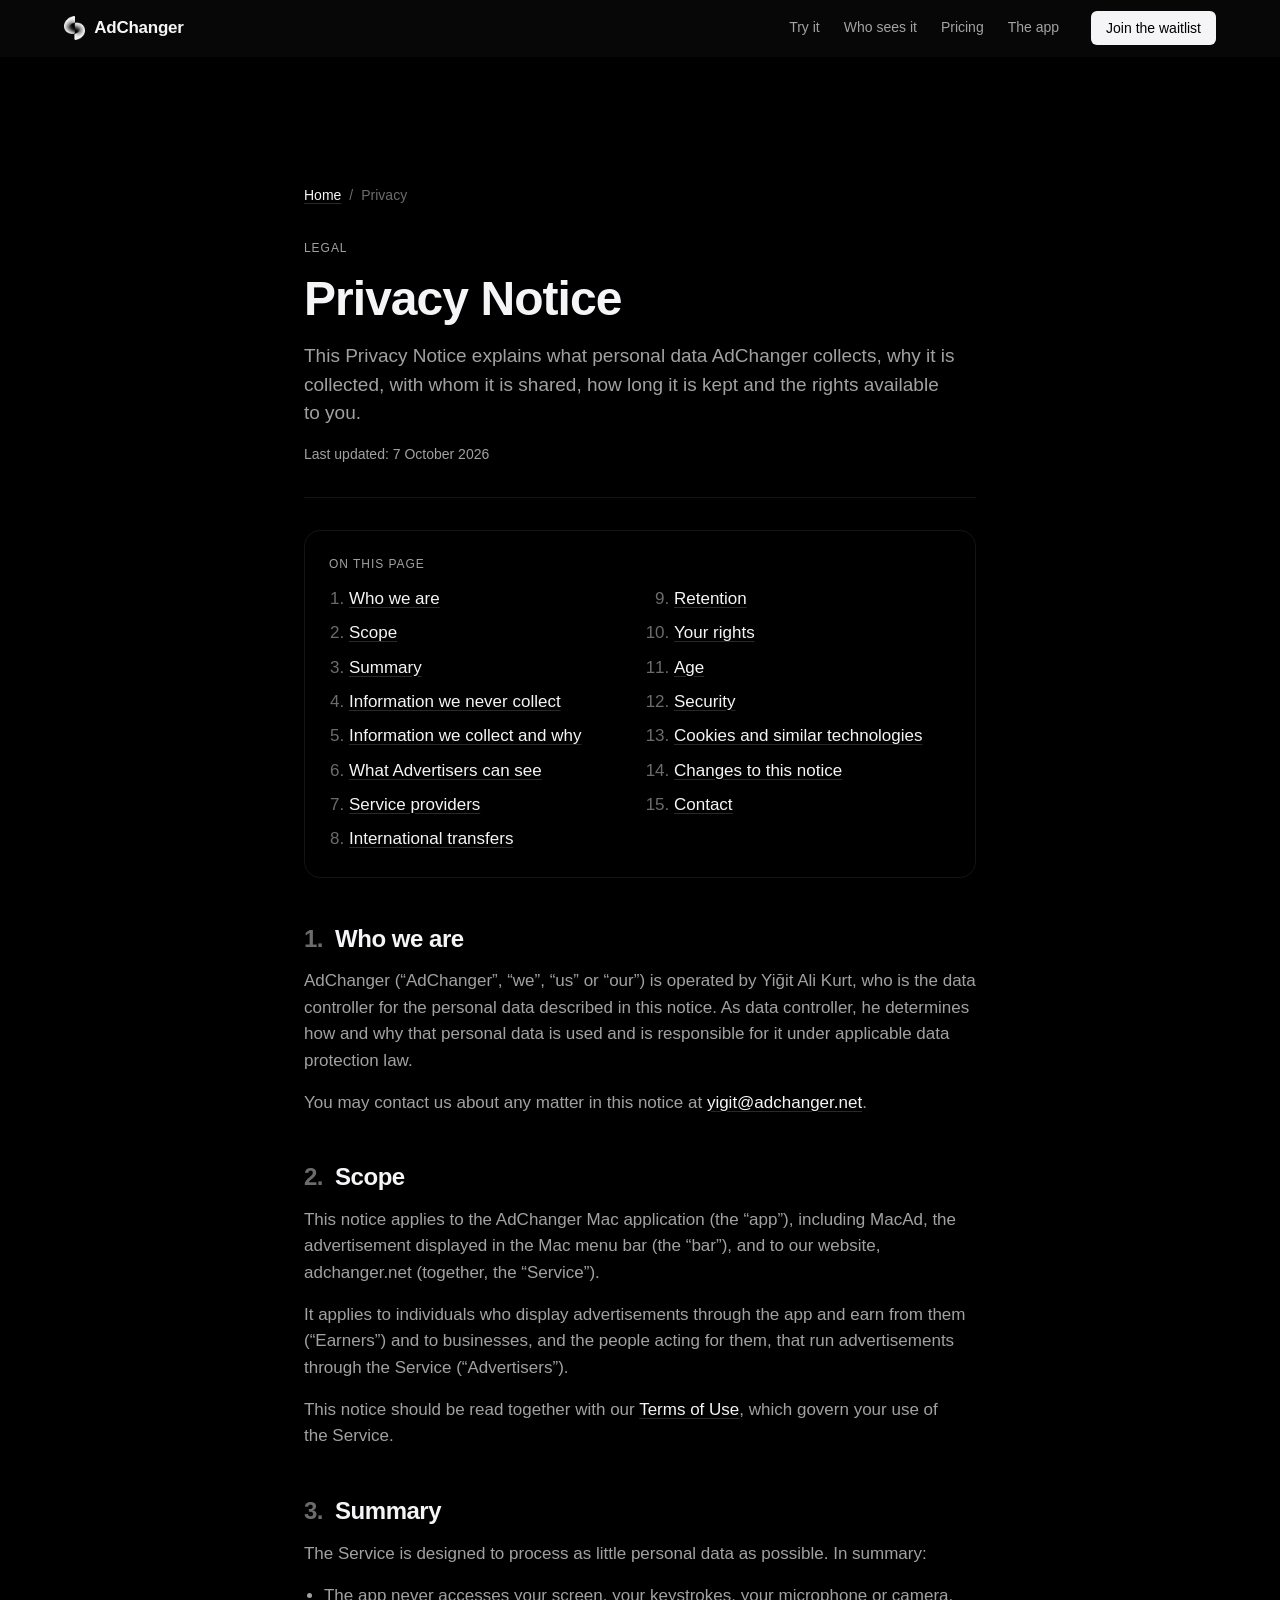
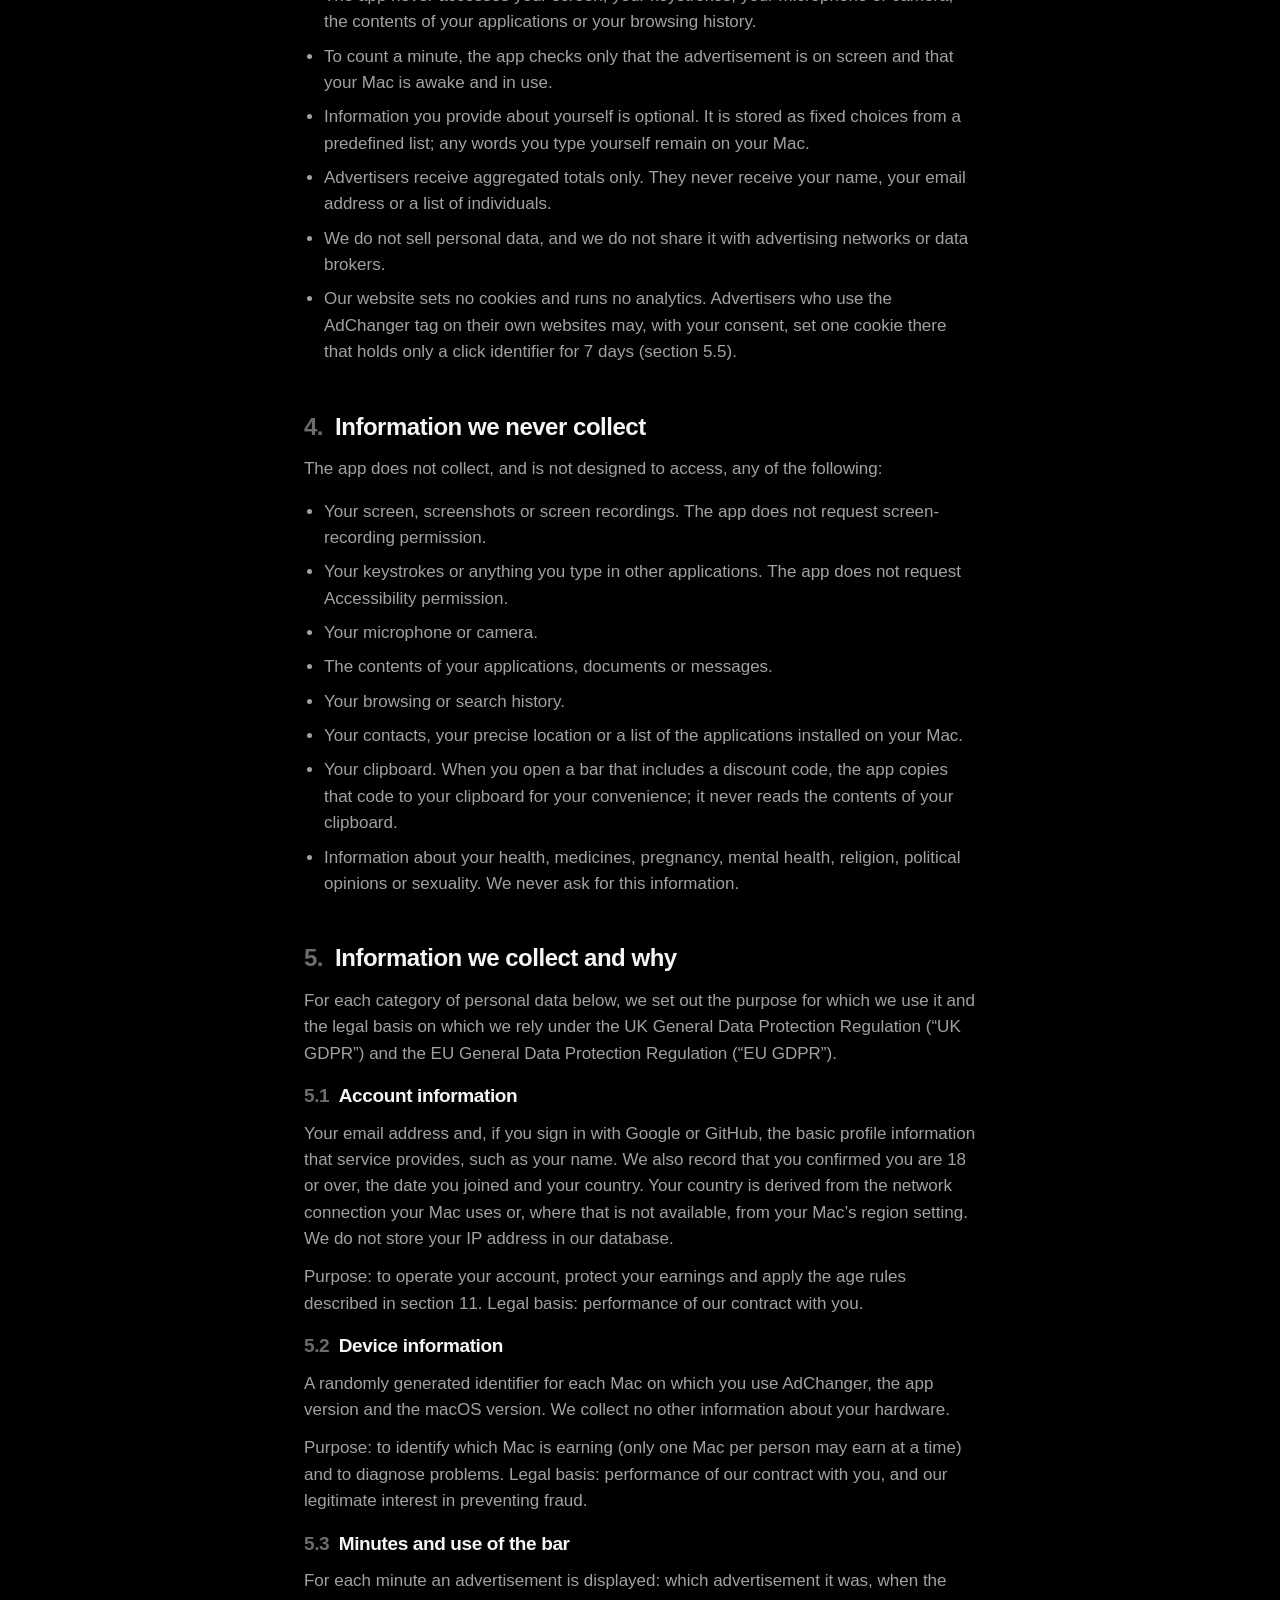
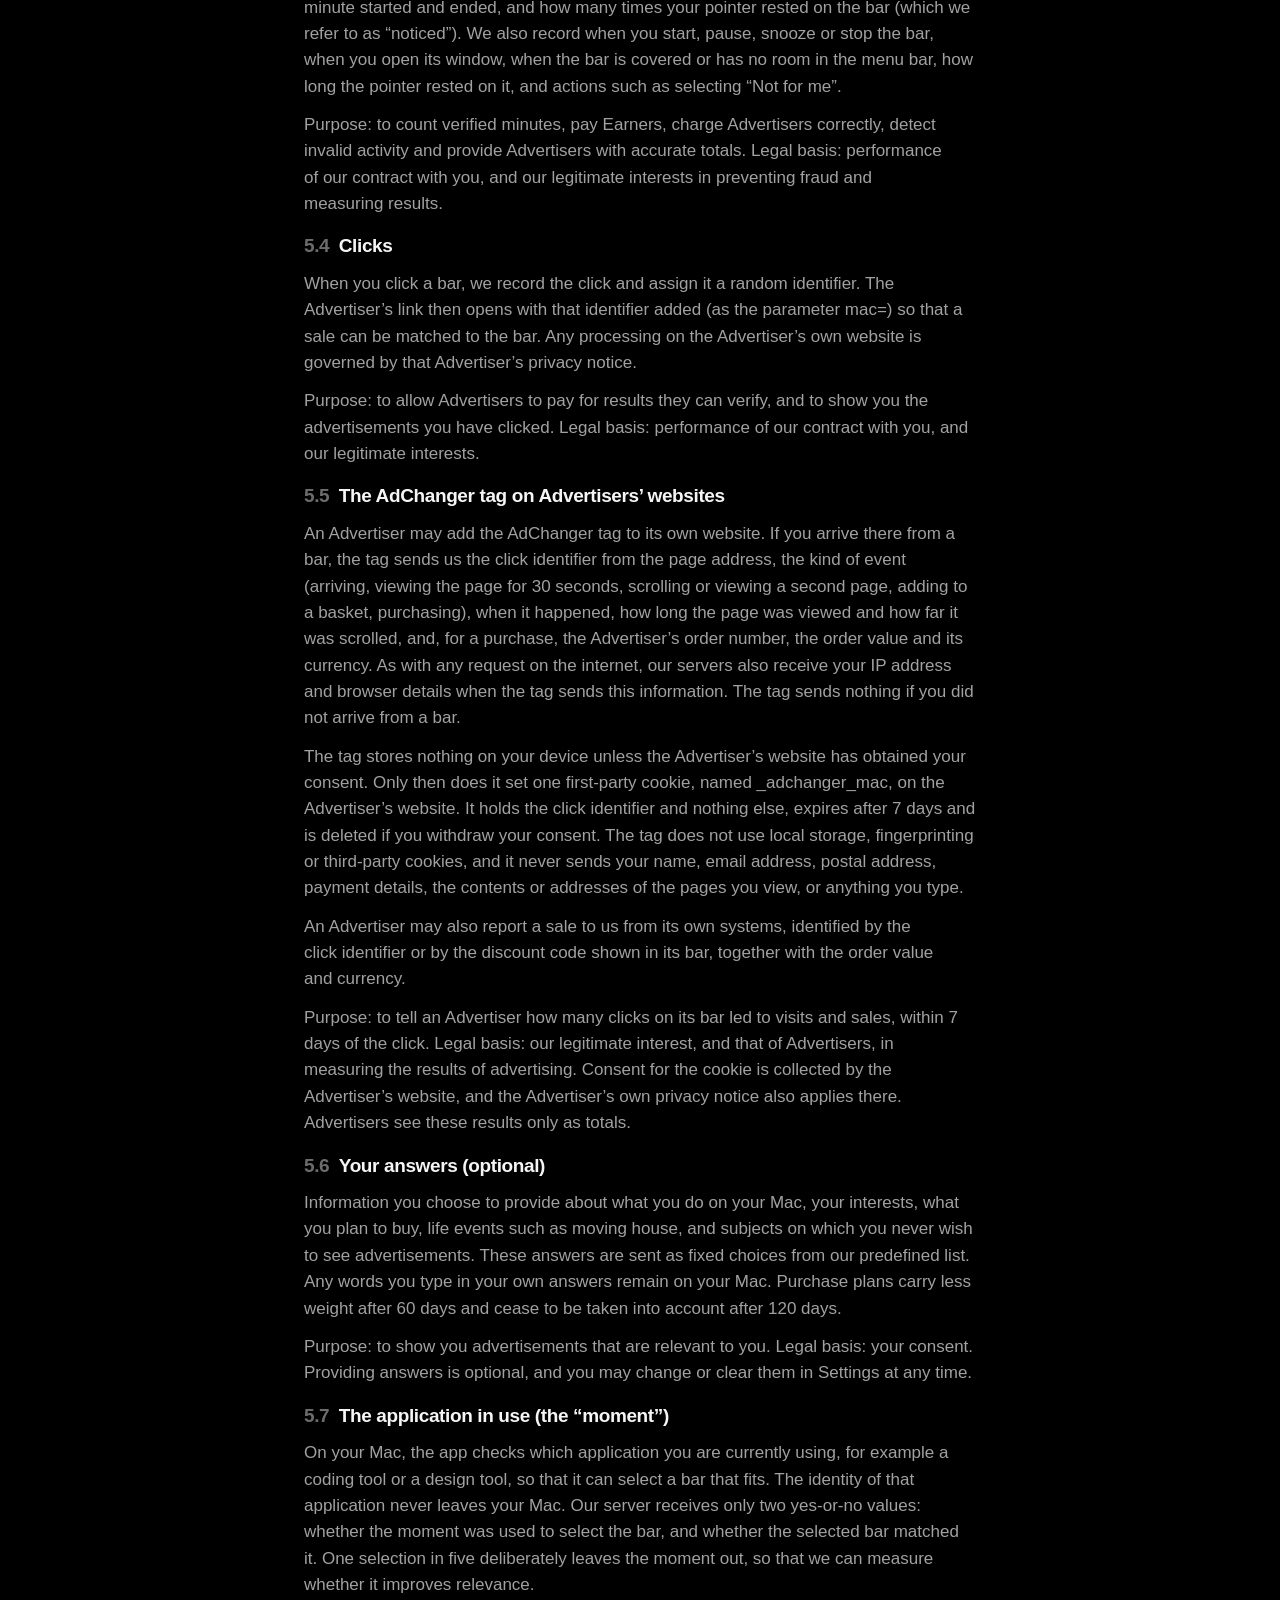
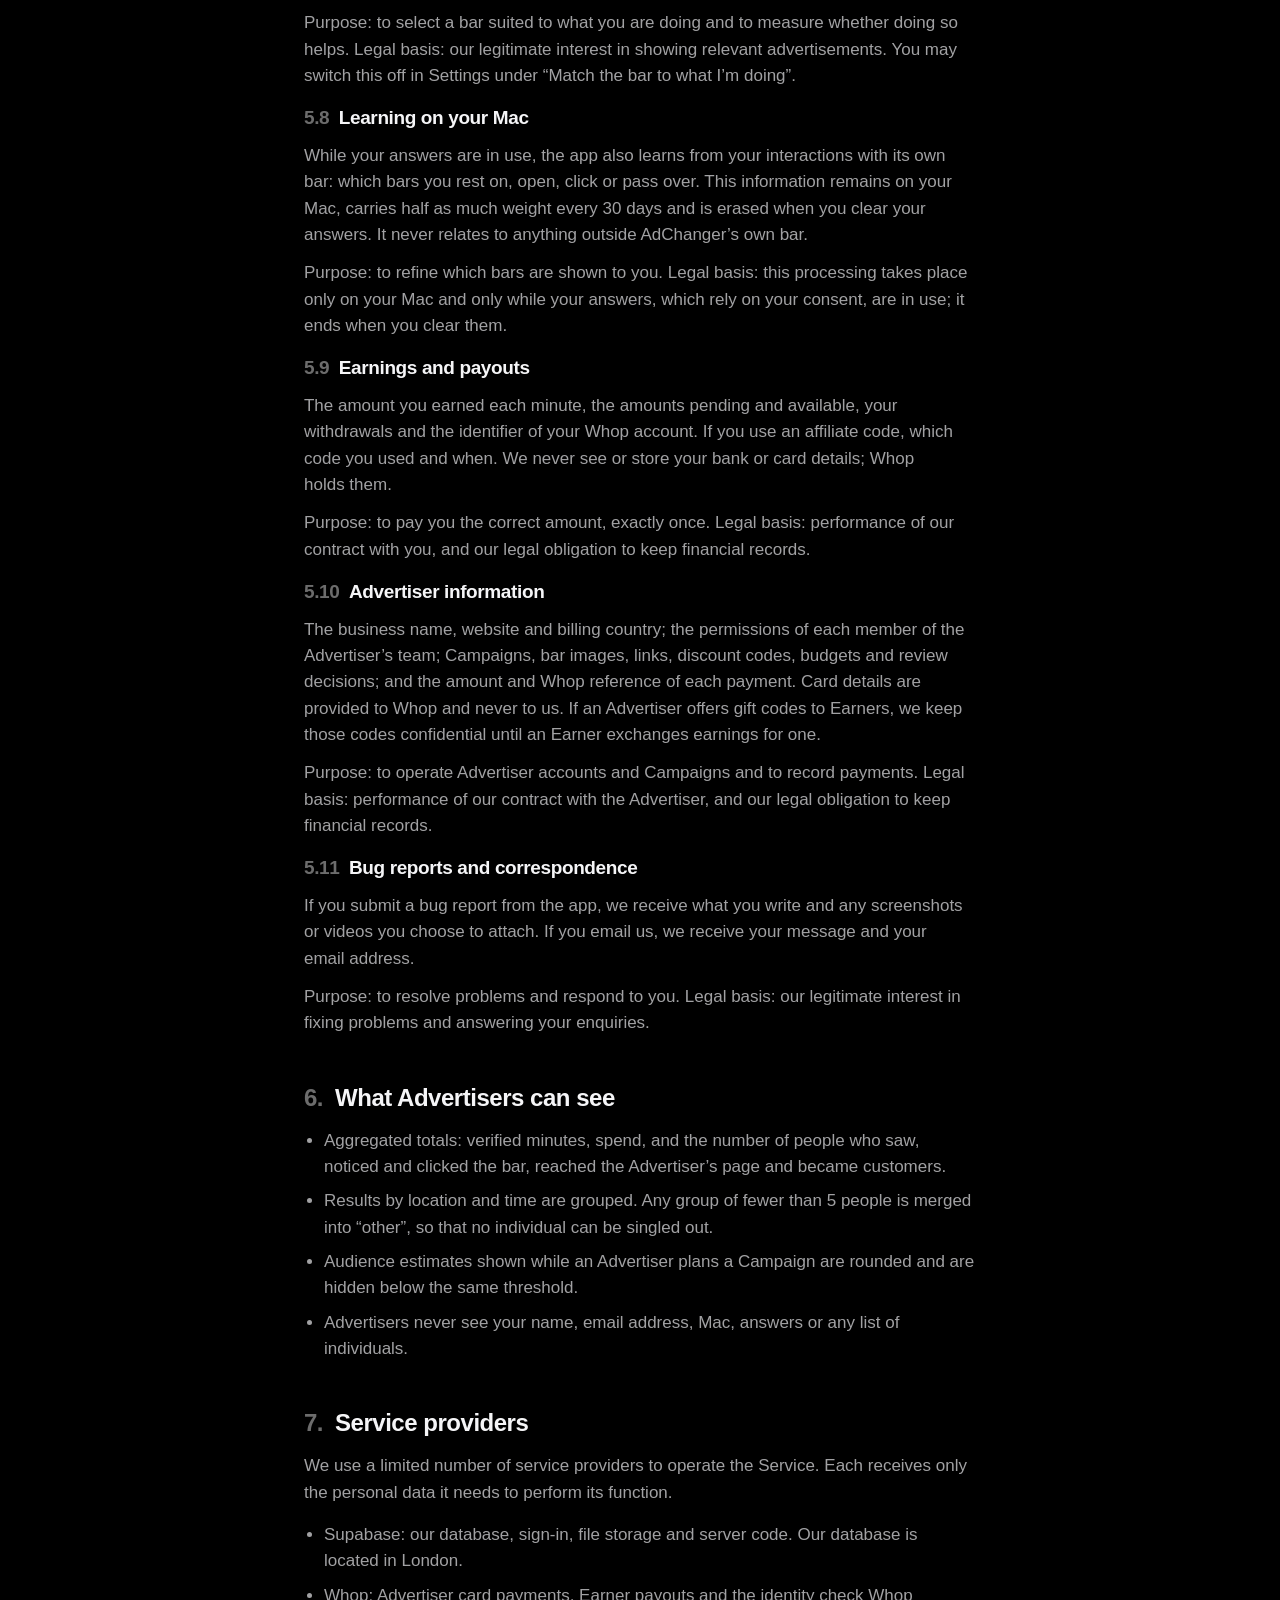
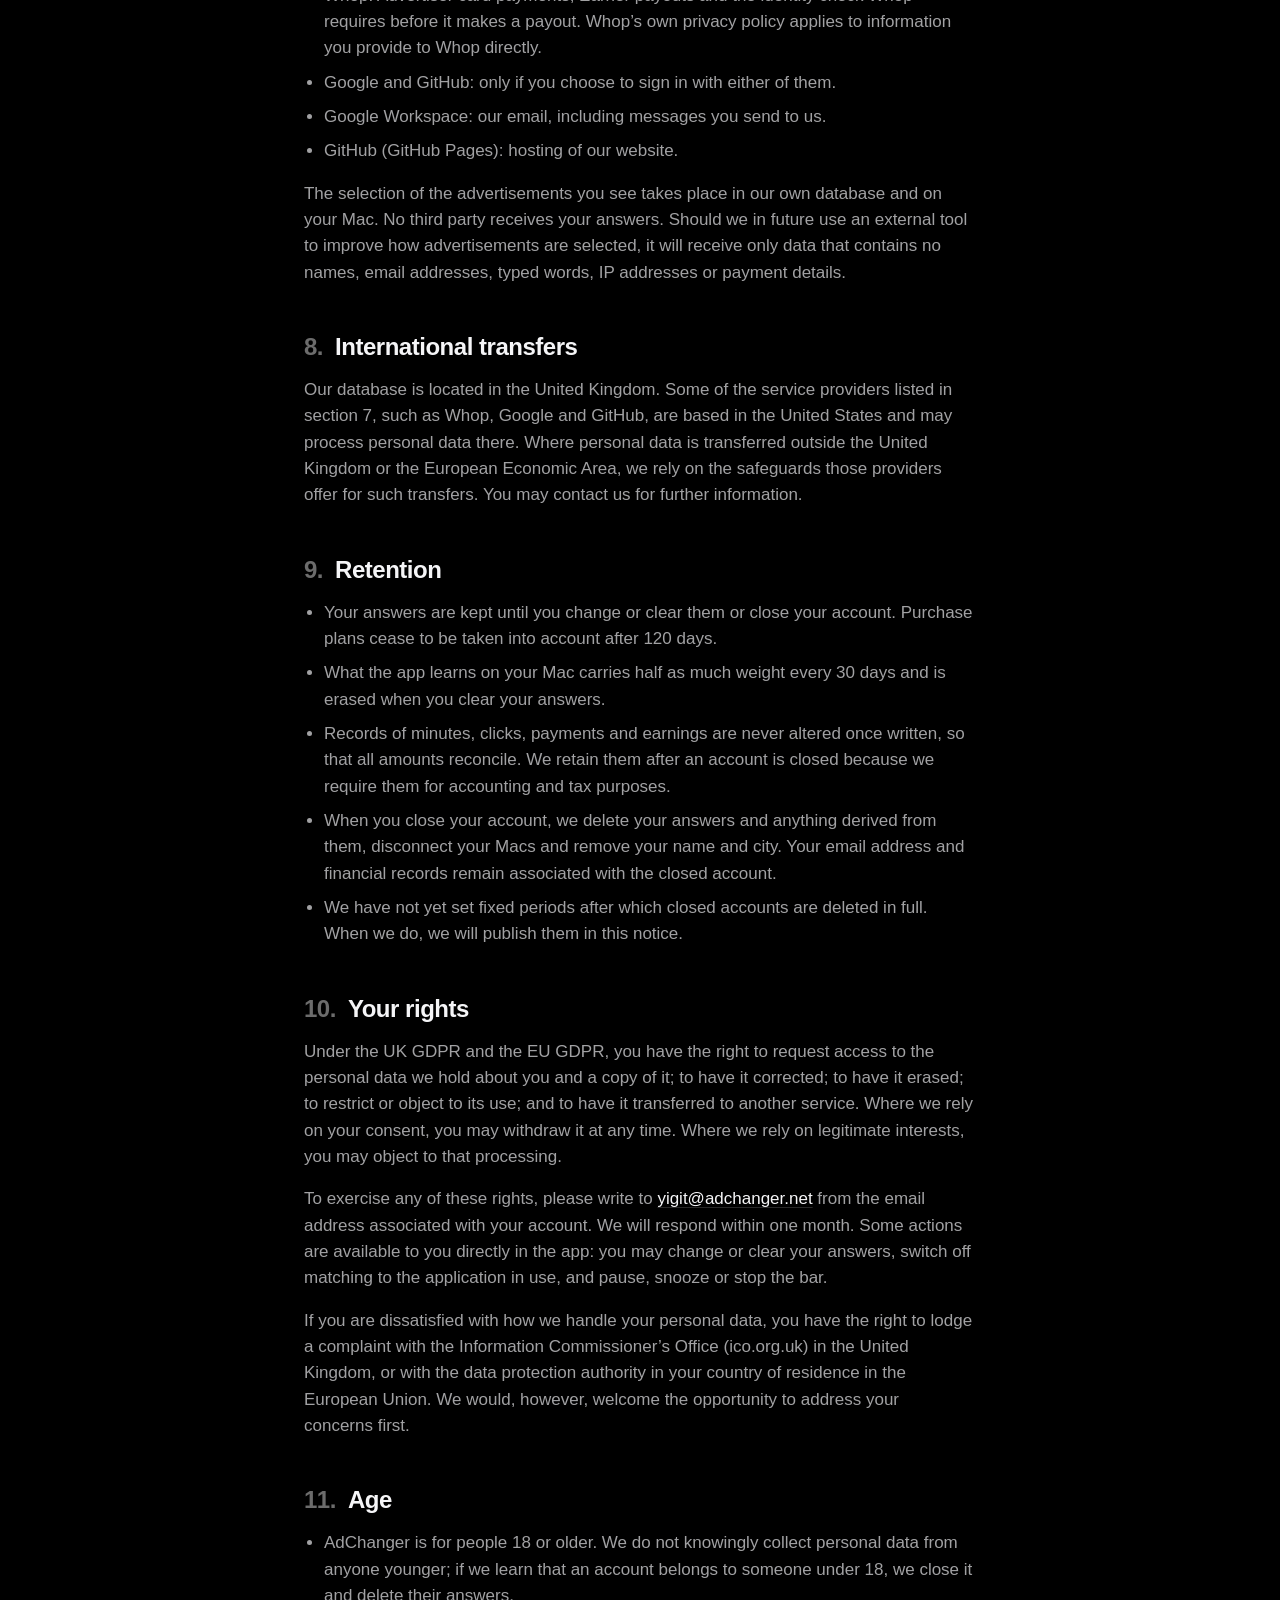
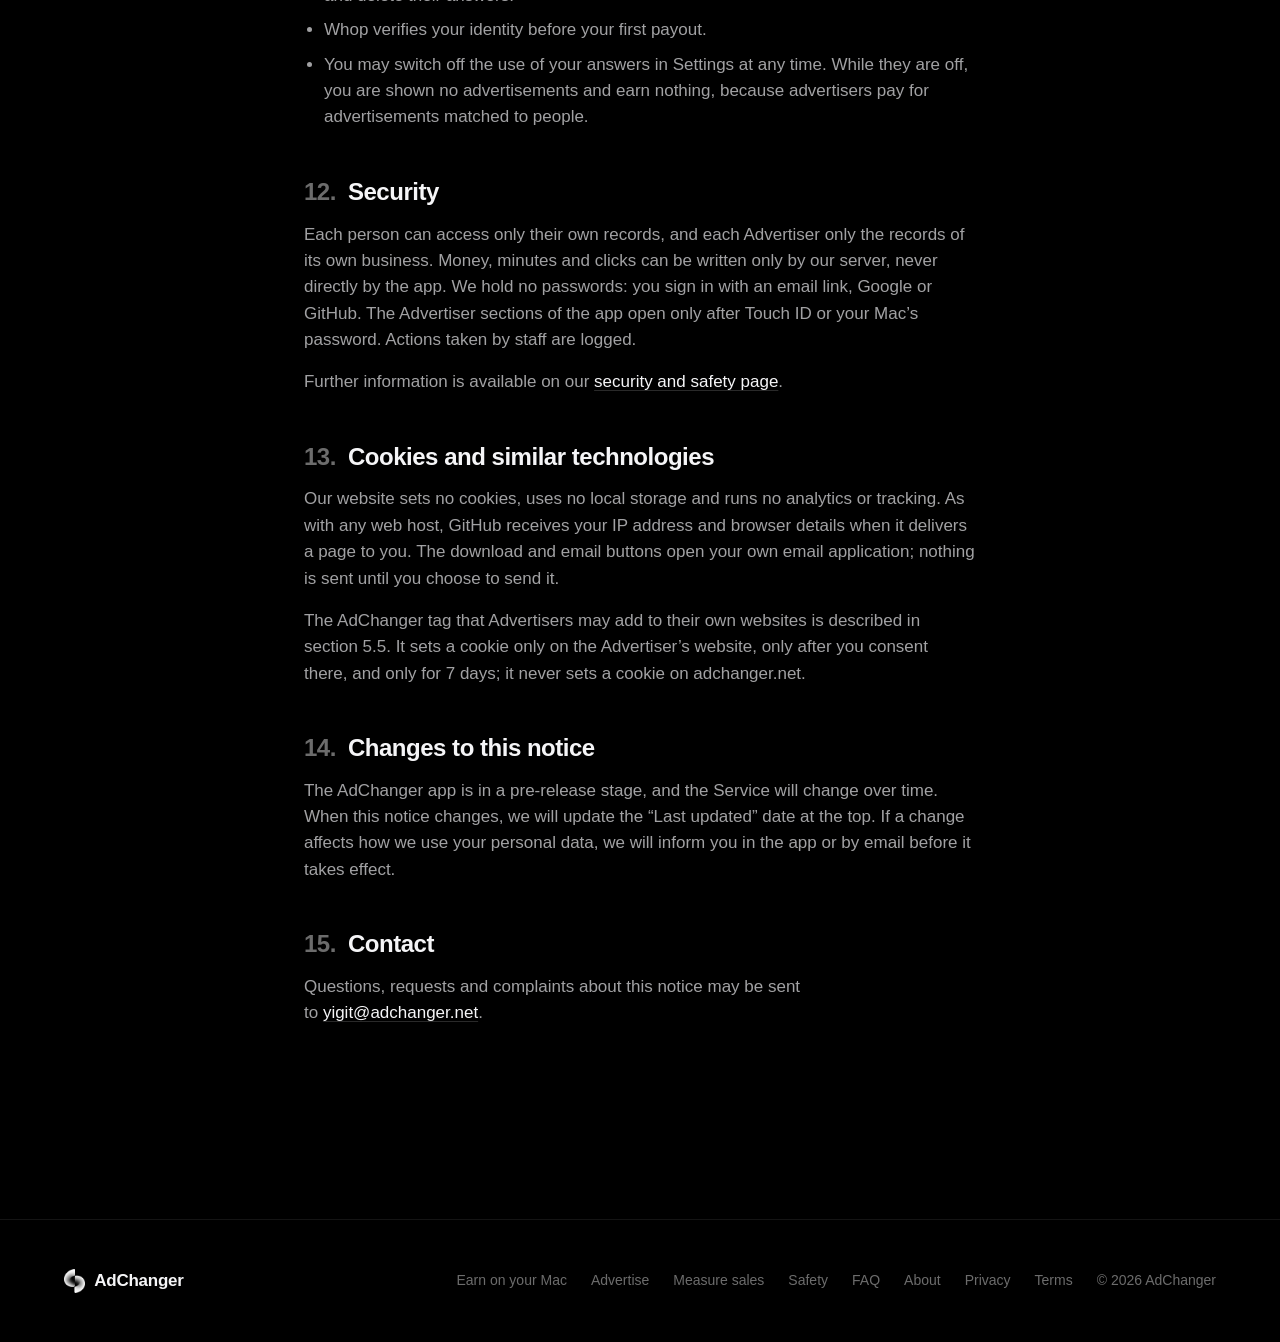
<file: privacy.html>
<!DOCTYPE html><html lang="en-GB"><head><meta charSet="utf-8"/><meta name="viewport" content="width=device-width, initial-scale=1"/><link rel="stylesheet" href="/_next/static/chunks/3t2l9-1e_kfd4.css" data-precedence="next"/><link rel="preload" as="script" fetchPriority="low" href="/_next/static/chunks/3s6nzrbk-8mnv.js"/><script src="/_next/static/chunks/19mx3mg6lkumu.js" async=""></script><script src="/_next/static/chunks/3kmozkq6tgqnz.js" async=""></script><script src="/_next/static/chunks/1eh83f1trsv72.js" async=""></script><script src="/_next/static/chunks/turbopack-0ewssgmc2dw5s.js" async=""></script><script src="/_next/static/chunks/3fntmmi971322.js" async=""></script><script src="/_next/static/chunks/0-q-v4_mbfu19.js" async=""></script><script src="/_next/static/chunks/15qmzpprw47gu.js" async=""></script><script src="/_next/static/chunks/3r86wsry3wsb4.js" async=""></script><meta name="theme-color" content="#000000"/><meta name="color-scheme" content="dark"/><title>Privacy Notice | AdChanger</title><meta name="description" content="How AdChanger collects, uses, shares and protects personal data in its Mac app, MacAd and website, and how you can exercise your data protection rights."/><meta name="keywords" content="AdChanger,MacAd,Mac menu bar ad,get paid to show ads on Mac,advertise on Mac,verified minute advertising"/><link rel="canonical" href="https://adchanger.net/privacy"/><meta name="google-site-verification" content="8yyIk7ToY5FC8Zqg0zk3n5A7R0QVBRUJBYZy6PHDLxA"/><meta property="og:title" content="Privacy Notice | AdChanger"/><meta property="og:description" content="How AdChanger collects, uses, shares and protects personal data in its Mac app, MacAd and website, and how you can exercise your data protection rights."/><meta property="og:url" content="https://adchanger.net/privacy"/><meta property="og:site_name" content="AdChanger"/><meta property="og:locale" content="en_GB"/><meta property="og:type" content="article"/><meta name="twitter:card" content="summary_large_image"/><meta name="twitter:title" content="Privacy Notice | AdChanger"/><meta name="twitter:description" content="How AdChanger collects, uses, shares and protects personal data in its Mac app, MacAd and website, and how you can exercise your data protection rights."/><link rel="icon" href="/favicon.ico?favicon.41wjr0k7-8p9p.ico" sizes="48x48" type="image/x-icon"/><link rel="icon" href="/icon.png?icon.1bfr6kqycistk.png" sizes="192x192" type="image/png"/><link rel="apple-touch-icon" href="/apple-icon.png?apple-icon.06wdrku8-lth7.png" sizes="180x180" type="image/png"/><script>document.documentElement.classList.add('js');if(new URLSearchParams(location.search).get('for')==='earner')document.documentElement.dataset.side='earner'</script><script type="application/ld+json">{"@context":"https://schema.org","@type":"Organization","@id":"https://adchanger.net/#organization","name":"AdChanger","url":"https://adchanger.net","logo":{"@type":"ImageObject","url":"https://adchanger.net/brand/adchanger-logo.png","width":512,"height":512},"email":"yigit@adchanger.net","foundingDate":"2026-09","foundingLocation":{"@type":"Place","name":"Istanbul, Türkiye"},"founder":{"@type":"Person","name":"Yiğit Ali Kurt"},"contactPoint":{"@type":"ContactPoint","email":"yigit@adchanger.net","contactType":"customer support","availableLanguage":["English","Turkish"]},"description":"AdChanger is a bootstrapped advertising startup founded in September 2026, building a native macOS platform around a new menu-bar ad surface. Its first product is MacAd."}</script><script type="application/ld+json">{"@context":"https://schema.org","@type":"WebSite","@id":"https://adchanger.net/#website","name":"AdChanger","url":"https://adchanger.net","description":"MacAd puts one small ad in the Mac menu bar. Brands pay £4 per 1,000 verified minutes and Mac users keep 65% for showing it. It never sees your screen.","inLanguage":"en-GB","publisher":{"@id":"https://adchanger.net/#organization"}}</script><script type="application/ld+json">{"@context":"https://schema.org","@type":"SoftwareApplication","@id":"https://adchanger.net/#app","name":"AdChanger","alternateName":"AdChanger for Mac","operatingSystem":"macOS 12 or later","applicationCategory":"BusinessApplication","applicationSubCategory":"Advertising","url":"https://adchanger.net","publisher":{"@id":"https://adchanger.net/#organization"},"isAccessibleForFree":true,"featureList":["MacAd: one small, quiet ad in the Mac menu bar that pays the person who shows it","Paid per verified minute: an ad counts after 60 seconds on screen while the Mac is in use","Advertisers pay £4, €5 or $6 per 1,000 verified minutes; 65% goes to the person showing the ad and 35% to AdChanger","Never sees the screen, keystrokes, microphone, camera, app contents or browsing history","Payments go through Whop (Stripe, Wise and PayPal coming soon); AdChanger never sees card details","A person reviews every ad before it runs"],"description":"MacAd puts one small ad in the Mac menu bar. Brands pay £4 per 1,000 verified minutes and Mac users keep 65% for showing it. It never sees your screen."}</script><script src="/_next/static/chunks/0cz1d0mv5g_q7.js" noModule=""></script></head><body><div hidden=""><!--$--><!--/$--></div><a class="skip-link" href="#main">Skip to content</a><header class="site-header" data-site-header="true"><div class="container site-header__inner"><a aria-label="AdChanger home" class="brand" href="/"><img alt="" loading="lazy" width="21" height="24" decoding="async" data-nimg="1" class="brand__mark" style="color:transparent;height:24px" src="/brand/adchanger-mark.webp"/><span class="brand__name">AdChanger</span></a><div class="site-header__nav"><nav class="site-header__links" aria-label="Sections"><a class="site-header__link" href="/#try">Try it</a><a class="site-header__link" href="/#reach" data-only="advertiser">Who sees it</a><a class="site-header__link" href="/#how" data-only="advertiser">Pricing</a><a class="site-header__link" href="/#results" data-only="advertiser">The app</a><a class="site-header__link" href="/#earn" data-only="earner">What you earn</a><a class="site-header__link" href="/#app" data-only="earner">The app</a><a class="site-header__link" href="/#privacy" data-only="earner">Privacy</a></nav><a class="button button--primary button--small" href="mailto:yigit@adchanger.net?subject=Waitlist%3A%20Download%20for%20Mac" title="Opens an email. We write back when the download is ready.">Join the waitlist</a></div></div></header><main id="main"><script type="application/ld+json">{"@context":"https://schema.org","@type":"WebPage","@id":"https://adchanger.net/privacy#page","url":"https://adchanger.net/privacy","name":"Privacy Notice | AdChanger","headline":"Privacy Notice","description":"How AdChanger collects, uses, shares and protects personal data in its Mac app, MacAd and website, and how you can exercise your data protection rights.","inLanguage":"en-GB","dateModified":"2026-10-07","isPartOf":{"@id":"https://adchanger.net/#website"},"publisher":{"@id":"https://adchanger.net/#organization"},"about":{"@id":"https://adchanger.net/#organization"}}</script><script type="application/ld+json">{"@context":"https://schema.org","@type":"BreadcrumbList","itemListElement":[{"@type":"ListItem","position":1,"name":"Home","item":"https://adchanger.net"},{"@type":"ListItem","position":2,"name":"Privacy","item":"https://adchanger.net/privacy"}]}</script><section class="section"><div class="container reading-page article"><nav class="article__crumbs" aria-label="Breadcrumb"><a href="/">Home</a><span aria-hidden="true">/</span><span aria-current="page">Privacy</span></nav><header class="article__head"><p class="eyebrow">Legal</p><h1>Privacy Notice</h1><p class="lead"><span>This Privacy Notice explains what personal data AdChanger collects, why it is collected, with whom it is shared, how long it is kept and the rights available to you.</span></p><p class="article__meta">Last updated: <time dateTime="2026-10-07">7 October 2026</time></p></header><nav class="article__contents" aria-label="On this page"><p class="article__contents-title">On this page</p><ol><li><a href="#who-we-are">Who we are</a></li><li><a href="#scope">Scope</a></li><li><a href="#summary">Summary</a></li><li><a href="#information-we-never-collect">Information we never collect</a></li><li><a href="#information-we-collect-and-why">Information we collect and why</a></li><li><a href="#what-advertisers-can-see">What Advertisers can see</a></li><li><a href="#service-providers">Service providers</a></li><li><a href="#international-transfers">International transfers</a></li><li><a href="#retention">Retention</a></li><li><a href="#your-rights">Your rights</a></li><li><a href="#age">Age</a></li><li><a href="#security">Security</a></li><li><a href="#cookies-and-similar-technologies">Cookies and similar technologies</a></li><li><a href="#changes-to-this-notice">Changes to this notice</a></li><li><a href="#contact">Contact</a></li></ol></nav><section class="article__section" id="who-we-are" aria-labelledby="who-we-are-title"><h2 id="who-we-are-title"><span class="article__number">1<!-- -->.</span>Who we are</h2><p><span>AdChanger (“AdChanger”, “we”, “us” or “our”) is operated by Yiğit Ali Kurt, who is the data controller for the personal data described in this notice. As data controller, he determines how and why that personal data is used and is responsible for it under applicable data protection law.</span></p><p><span>You may contact us about any matter in this notice at </span><a href="mailto:yigit@adchanger.net">yigit@adchanger.net</a><span>.</span></p></section><section class="article__section" id="scope" aria-labelledby="scope-title"><h2 id="scope-title"><span class="article__number">2<!-- -->.</span>Scope</h2><p><span>This notice applies to the AdChanger Mac application (the “app”), including MacAd, the advertisement displayed in the Mac menu bar (the “bar”), and to our website, adchanger.net (together, the “Service”).</span></p><p><span>It applies to individuals who display advertisements through the app and earn from them (“Earners”) and to businesses, and the people acting for them, that run advertisements through the Service (“Advertisers”).</span></p><p><span>This notice should be read together with our </span><a href="/terms">Terms of Use</a><span>, which govern your use of the Service.</span></p></section><section class="article__section" id="summary" aria-labelledby="summary-title"><h2 id="summary-title"><span class="article__number">3<!-- -->.</span>Summary</h2><p><span>The Service is designed to process as little personal data as possible. In summary:</span></p><ul class="article__list"><li><span>The app never accesses your screen, your keystrokes, your microphone or camera, the contents of your applications or your browsing history.</span></li><li><span>To count a minute, the app checks only that the advertisement is on screen and that your Mac is awake and in use.</span></li><li><span>Information you provide about yourself is optional. It is stored as fixed choices from a predefined list; any words you type yourself remain on your Mac.</span></li><li><span>Advertisers receive aggregated totals only. They never receive your name, your email address or a list of individuals.</span></li><li><span>We do not sell personal data, and we do not share it with advertising networks or data brokers.</span></li><li><span>Our website sets no cookies and runs no analytics. Advertisers who use the AdChanger tag on their own websites may, with your consent, set one cookie there that holds only a click identifier for 7 days (section 5.5).</span></li></ul></section><section class="article__section" id="information-we-never-collect" aria-labelledby="information-we-never-collect-title"><h2 id="information-we-never-collect-title"><span class="article__number">4<!-- -->.</span>Information we never collect</h2><p><span>The app does not collect, and is not designed to access, any of the following:</span></p><ul class="article__list"><li><span>Your screen, screenshots or screen recordings. The app does not request screen-recording permission.</span></li><li><span>Your keystrokes or anything you type in other applications. The app does not request Accessibility permission.</span></li><li><span>Your microphone or camera.</span></li><li><span>The contents of your applications, documents or messages.</span></li><li><span>Your browsing or search history.</span></li><li><span>Your contacts, your precise location or a list of the applications installed on your Mac.</span></li><li><span>Your clipboard. When you open a bar that includes a discount code, the app copies that code to your clipboard for your convenience; it never reads the contents of your clipboard.</span></li><li><span>Information about your health, medicines, pregnancy, mental health, religion, political opinions or sexuality. We never ask for this information.</span></li></ul></section><section class="article__section" id="information-we-collect-and-why" aria-labelledby="information-we-collect-and-why-title"><h2 id="information-we-collect-and-why-title"><span class="article__number">5<!-- -->.</span>Information we collect and why</h2><p><span>For each category of personal data below, we set out the purpose for which we use it and the legal basis on which we rely under the UK General Data Protection Regulation (“UK GDPR”) and the EU General Data Protection Regulation (“EU GDPR”).</span></p><div class="article__sub"><h3><span class="article__number">5<!-- -->.<!-- -->1</span>Account information</h3><p><span>Your email address and, if you sign in with Google or GitHub, the basic profile information that service provides, such as your name. We also record that you confirmed you are 18 or over, the date you joined and your country. Your country is derived from the network connection your Mac uses or, where that is not available, from your Mac’s region setting. We do not store your IP address in our database.</span></p><p><span>Purpose: to operate your account, protect your earnings and apply the age rules described in section 11. Legal basis: performance of our contract with you.</span></p></div><div class="article__sub"><h3><span class="article__number">5<!-- -->.<!-- -->2</span>Device information</h3><p><span>A randomly generated identifier for each Mac on which you use AdChanger, the app version and the macOS version. We collect no other information about your hardware.</span></p><p><span>Purpose: to identify which Mac is earning (only one Mac per person may earn at a time) and to diagnose problems. Legal basis: performance of our contract with you, and our legitimate interest in preventing fraud.</span></p></div><div class="article__sub"><h3><span class="article__number">5<!-- -->.<!-- -->3</span>Minutes and use of the bar</h3><p><span>For each minute an advertisement is displayed: which advertisement it was, when the minute started and ended, and how many times your pointer rested on the bar (which we refer to as “noticed”). We also record when you start, pause, snooze or stop the bar, when you open its window, when the bar is covered or has no room in the menu bar, how long the pointer rested on it, and actions such as selecting “Not for me”.</span></p><p><span>Purpose: to count verified minutes, pay Earners, charge Advertisers correctly, detect invalid activity and provide Advertisers with accurate totals. Legal basis: performance of our contract with you, and our legitimate interests in preventing fraud and measuring results.</span></p></div><div class="article__sub"><h3><span class="article__number">5<!-- -->.<!-- -->4</span>Clicks</h3><p><span>When you click a bar, we record the click and assign it a random identifier. The Advertiser’s link then opens with that identifier added (as the parameter mac=) so that a sale can be matched to the bar. Any processing on the Advertiser’s own website is governed by that Advertiser’s privacy notice.</span></p><p><span>Purpose: to allow Advertisers to pay for results they can verify, and to show you the advertisements you have clicked. Legal basis: performance of our contract with you, and our legitimate interests.</span></p></div><div class="article__sub"><h3><span class="article__number">5<!-- -->.<!-- -->5</span>The AdChanger tag on Advertisers’ websites</h3><p><span>An Advertiser may add the AdChanger tag to its own website. If you arrive there from a bar, the tag sends us the click identifier from the page address, the kind of event (arriving, viewing the page for 30 seconds, scrolling or viewing a second page, adding to a basket, purchasing), when it happened, how long the page was viewed and how far it was scrolled, and, for a purchase, the Advertiser’s order number, the order value and its currency. As with any request on the internet, our servers also receive your IP address and browser details when the tag sends this information. The tag sends nothing if you did not arrive from a bar.</span></p><p><span>The tag stores nothing on your device unless the Advertiser’s website has obtained your consent. Only then does it set one first-party cookie, named _adchanger_mac, on the Advertiser’s website. It holds the click identifier and nothing else, expires after 7 days and is deleted if you withdraw your consent. The tag does not use local storage, fingerprinting or third-party cookies, and it never sends your name, email address, postal address, payment details, the contents or addresses of the pages you view, or anything you type.</span></p><p><span>An Advertiser may also report a sale to us from its own systems, identified by the click identifier or by the discount code shown in its bar, together with the order value and currency.</span></p><p><span>Purpose: to tell an Advertiser how many clicks on its bar led to visits and sales, within 7 days of the click. Legal basis: our legitimate interest, and that of Advertisers, in measuring the results of advertising. Consent for the cookie is collected by the Advertiser’s website, and the Advertiser’s own privacy notice also applies there. Advertisers see these results only as totals.</span></p></div><div class="article__sub"><h3><span class="article__number">5<!-- -->.<!-- -->6</span>Your answers (optional)</h3><p><span>Information you choose to provide about what you do on your Mac, your interests, what you plan to buy, life events such as moving house, and subjects on which you never wish to see advertisements. These answers are sent as fixed choices from our predefined list. Any words you type in your own answers remain on your Mac. Purchase plans carry less weight after 60 days and cease to be taken into account after 120 days.</span></p><p><span>Purpose: to show you advertisements that are relevant to you. Legal basis: your consent. Providing answers is optional, and you may change or clear them in Settings at any time.</span></p></div><div class="article__sub"><h3><span class="article__number">5<!-- -->.<!-- -->7</span>The application in use (the “moment”)</h3><p><span>On your Mac, the app checks which application you are currently using, for example a coding tool or a design tool, so that it can select a bar that fits. The identity of that application never leaves your Mac. Our server receives only two yes-or-no values: whether the moment was used to select the bar, and whether the selected bar matched it. One selection in five deliberately leaves the moment out, so that we can measure whether it improves relevance.</span></p><p><span>Purpose: to select a bar suited to what you are doing and to measure whether doing so helps. Legal basis: our legitimate interest in showing relevant advertisements. You may switch this off in Settings under “Match the bar to what I’m doing”.</span></p></div><div class="article__sub"><h3><span class="article__number">5<!-- -->.<!-- -->8</span>Learning on your Mac</h3><p><span>While your answers are in use, the app also learns from your interactions with its own bar: which bars you rest on, open, click or pass over. This information remains on your Mac, carries half as much weight every 30 days and is erased when you clear your answers. It never relates to anything outside AdChanger’s own bar.</span></p><p><span>Purpose: to refine which bars are shown to you. Legal basis: this processing takes place only on your Mac and only while your answers, which rely on your consent, are in use; it ends when you clear them.</span></p></div><div class="article__sub"><h3><span class="article__number">5<!-- -->.<!-- -->9</span>Earnings and payouts</h3><p><span>The amount you earned each minute, the amounts pending and available, your withdrawals and the identifier of your Whop account. If you use an affiliate code, which code you used and when. We never see or store your bank or card details; Whop holds them.</span></p><p><span>Purpose: to pay you the correct amount, exactly once. Legal basis: performance of our contract with you, and our legal obligation to keep financial records.</span></p></div><div class="article__sub"><h3><span class="article__number">5<!-- -->.<!-- -->10</span>Advertiser information</h3><p><span>The business name, website and billing country; the permissions of each member of the Advertiser’s team; Campaigns, bar images, links, discount codes, budgets and review decisions; and the amount and Whop reference of each payment. Card details are provided to Whop and never to us. If an Advertiser offers gift codes to Earners, we keep those codes confidential until an Earner exchanges earnings for one.</span></p><p><span>Purpose: to operate Advertiser accounts and Campaigns and to record payments. Legal basis: performance of our contract with the Advertiser, and our legal obligation to keep financial records.</span></p></div><div class="article__sub"><h3><span class="article__number">5<!-- -->.<!-- -->11</span>Bug reports and correspondence</h3><p><span>If you submit a bug report from the app, we receive what you write and any screenshots or videos you choose to attach. If you email us, we receive your message and your email address.</span></p><p><span>Purpose: to resolve problems and respond to you. Legal basis: our legitimate interest in fixing problems and answering your enquiries.</span></p></div></section><section class="article__section" id="what-advertisers-can-see" aria-labelledby="what-advertisers-can-see-title"><h2 id="what-advertisers-can-see-title"><span class="article__number">6<!-- -->.</span>What Advertisers can see</h2><ul class="article__list"><li><span>Aggregated totals: verified minutes, spend, and the number of people who saw, noticed and clicked the bar, reached the Advertiser’s page and became customers.</span></li><li><span>Results by location and time are grouped. Any group of fewer than 5 people is merged into “other”, so that no individual can be singled out.</span></li><li><span>Audience estimates shown while an Advertiser plans a Campaign are rounded and are hidden below the same threshold.</span></li><li><span>Advertisers never see your name, email address, Mac, answers or any list of individuals.</span></li></ul></section><section class="article__section" id="service-providers" aria-labelledby="service-providers-title"><h2 id="service-providers-title"><span class="article__number">7<!-- -->.</span>Service providers</h2><p><span>We use a limited number of service providers to operate the Service. Each receives only the personal data it needs to perform its function.</span></p><ul class="article__list"><li><span>Supabase: our database, sign-in, file storage and server code. Our database is located in London.</span></li><li><span>Whop: Advertiser card payments, Earner payouts and the identity check Whop requires before it makes a payout. Whop’s own privacy policy applies to information you provide to Whop directly.</span></li><li><span>Google and GitHub: only if you choose to sign in with either of them.</span></li><li><span>Google Workspace: our email, including messages you send to us.</span></li><li><span>GitHub (GitHub Pages): hosting of our website.</span></li></ul><p><span>The selection of the advertisements you see takes place in our own database and on your Mac. No third party receives your answers. Should we in future use an external tool to improve how advertisements are selected, it will receive only data that contains no names, email addresses, typed words, IP addresses or payment details.</span></p></section><section class="article__section" id="international-transfers" aria-labelledby="international-transfers-title"><h2 id="international-transfers-title"><span class="article__number">8<!-- -->.</span>International transfers</h2><p><span>Our database is located in the United Kingdom. Some of the service providers listed in section 7, such as Whop, Google and GitHub, are based in the United States and may process personal data there. Where personal data is transferred outside the United Kingdom or the European Economic Area, we rely on the safeguards those providers offer for such transfers. You may contact us for further information.</span></p></section><section class="article__section" id="retention" aria-labelledby="retention-title"><h2 id="retention-title"><span class="article__number">9<!-- -->.</span>Retention</h2><ul class="article__list"><li><span>Your answers are kept until you change or clear them or close your account. Purchase plans cease to be taken into account after 120 days.</span></li><li><span>What the app learns on your Mac carries half as much weight every 30 days and is erased when you clear your answers.</span></li><li><span>Records of minutes, clicks, payments and earnings are never altered once written, so that all amounts reconcile. We retain them after an account is closed because we require them for accounting and tax purposes.</span></li><li><span>When you close your account, we delete your answers and anything derived from them, disconnect your Macs and remove your name and city. Your email address and financial records remain associated with the closed account.</span></li><li><span>We have not yet set fixed periods after which closed accounts are deleted in full. When we do, we will publish them in this notice.</span></li></ul></section><section class="article__section" id="your-rights" aria-labelledby="your-rights-title"><h2 id="your-rights-title"><span class="article__number">10<!-- -->.</span>Your rights</h2><p><span>Under the UK GDPR and the EU GDPR, you have the right to request access to the personal data we hold about you and a copy of it; to have it corrected; to have it erased; to restrict or object to its use; and to have it transferred to another service. Where we rely on your consent, you may withdraw it at any time. Where we rely on legitimate interests, you may object to that processing.</span></p><p><span>To exercise any of these rights, please write to </span><a href="mailto:yigit@adchanger.net">yigit@adchanger.net</a><span> from the email address associated with your account. We will respond within one month. Some actions are available to you directly in the app: you may change or clear your answers, switch off matching to the application in use, and pause, snooze or stop the bar.</span></p><p><span>If you are dissatisfied with how we handle your personal data, you have the right to lodge a complaint with the Information Commissioner’s Office (ico.org.uk) in the United Kingdom, or with the data protection authority in your country of residence in the European Union. We would, however, welcome the opportunity to address your concerns first.</span></p></section><section class="article__section" id="age" aria-labelledby="age-title"><h2 id="age-title"><span class="article__number">11<!-- -->.</span>Age</h2><ul class="article__list"><li><span>AdChanger is for people 18 or older. We do not knowingly collect personal data from anyone younger; if we learn that an account belongs to someone under 18, we close it and delete their answers.</span></li><li><span>Whop verifies your identity before your first payout.</span></li><li><span>You may switch off the use of your answers in Settings at any time. While they are off, you are shown no advertisements and earn nothing, because advertisers pay for advertisements matched to people.</span></li></ul></section><section class="article__section" id="security" aria-labelledby="security-title"><h2 id="security-title"><span class="article__number">12<!-- -->.</span>Security</h2><p><span>Each person can access only their own records, and each Advertiser only the records of its own business. Money, minutes and clicks can be written only by our server, never directly by the app. We hold no passwords: you sign in with an email link, Google or GitHub. The Advertiser sections of the app open only after Touch ID or your Mac’s password. Actions taken by staff are logged.</span></p><p><span>Further information is available on our </span><a href="/safety">security and safety page</a><span>.</span></p></section><section class="article__section" id="cookies-and-similar-technologies" aria-labelledby="cookies-and-similar-technologies-title"><h2 id="cookies-and-similar-technologies-title"><span class="article__number">13<!-- -->.</span>Cookies and similar technologies</h2><p><span>Our website sets no cookies, uses no local storage and runs no analytics or tracking. As with any web host, GitHub receives your IP address and browser details when it delivers a page to you. The download and email buttons open your own email application; nothing is sent until you choose to send it.</span></p><p><span>The AdChanger tag that Advertisers may add to their own websites is described in section 5.5. It sets a cookie only on the Advertiser’s website, only after you consent there, and only for 7 days; it never sets a cookie on adchanger.net.</span></p></section><section class="article__section" id="changes-to-this-notice" aria-labelledby="changes-to-this-notice-title"><h2 id="changes-to-this-notice-title"><span class="article__number">14<!-- -->.</span>Changes to this notice</h2><p><span>The AdChanger app is in a pre-release stage, and the Service will change over time. When this notice changes, we will update the “Last updated” date at the top. If a change affects how we use your personal data, we will inform you in the app or by email before it takes effect.</span></p></section><section class="article__section" id="contact" aria-labelledby="contact-title"><h2 id="contact-title"><span class="article__number">15<!-- -->.</span>Contact</h2><p><span>Questions, requests and complaints about this notice may be sent to </span><a href="mailto:yigit@adchanger.net">yigit@adchanger.net</a><span>.</span></p></section></div></section></main><footer class="site-footer"><div class="container site-footer__inner"><a aria-label="AdChanger home" class="brand" href="/"><img alt="" loading="lazy" width="21" height="24" decoding="async" data-nimg="1" class="brand__mark" style="color:transparent;height:24px" src="/brand/adchanger-mark.webp"/><span class="brand__name">AdChanger</span></a><nav class="site-footer__links" aria-label="Footer"><a class="site-footer__link" href="/earn-money-on-mac">Earn on your Mac</a><a class="site-footer__link" href="/advertise">Advertise</a><a class="site-footer__link" href="/measure">Measure sales</a><a class="site-footer__link" href="/safety">Safety</a><a class="site-footer__link" href="/faq">FAQ</a><a class="site-footer__link" href="/about">About</a><a class="site-footer__link" href="/privacy">Privacy</a><a class="site-footer__link" href="/terms">Terms</a><span>© <!-- -->2026<!-- --> AdChanger</span></nav></div></footer><!--$--><!--/$--><script src="/_next/static/chunks/3s6nzrbk-8mnv.js" id="_R_" async=""></script><script>(self.__next_f=self.__next_f||[]).push([0])</script><script>self.__next_f.push([1,"1:\"$Sreact.fragment\"\n3:I[39756,[\"/_next/static/chunks/3fntmmi971322.js\"],\"default\"]\n4:I[71653,[\"/_next/static/chunks/3fntmmi971322.js\",\"/_next/static/chunks/0-q-v4_mbfu19.js\",\"/_next/static/chunks/15qmzpprw47gu.js\"],\"default\"]\n5:I[37457,[\"/_next/static/chunks/3fntmmi971322.js\"],\"default\"]\nb:I[68027,[\"/_next/static/chunks/3fntmmi971322.js\"],\"default\",1]\n:HL[\"/_next/static/chunks/3t2l9-1e_kfd4.css\",\"style\"]\n2:T44f,{\"@context\":\"https://schema.org\",\"@type\":\"SoftwareApplication\",\"@id\":\"https://adchanger.net/#app\",\"name\":\"AdChanger\",\"alternateName\":\"AdChanger for Mac\",\"operatingSystem\":\"macOS 12 or later\",\"applicationCategory\":\"BusinessApplication\",\"applicationSubCategory\":\"Advertising\",\"url\":\"https://adchanger.net\",\"publisher\":{\"@id\":\"https://adchanger.net/#organization\"},\"isAccessibleForFree\":true,\"featureList\":[\"MacAd: one small, quiet ad in the Mac menu bar that pays the person who shows it\",\"Paid per verified minute: an ad counts after 60 seconds on screen while the Mac is in use\",\"Advertisers pay £4, €5 or $6 per 1,000 verified minutes; 65% goes to the person showing the ad and 35% to AdChanger\",\"Never sees the screen, keystrokes, microphone, camera, app contents or browsing history\",\"Payments go through Whop (Stripe, Wise and PayPal coming soon); AdChanger never sees card details\",\"A person reviews every ad before it runs\"],\"description\":\"MacAd puts one small ad in the Mac menu bar. Brands pay £4 per 1,000 verified minutes and Mac users keep 65% for showing it. It never sees your screen.\"}9:X\n"])</script><script>self.__next_f.push([1,"0:{\"P\":null,\"c\":[\"\",\"privacy\"],\"q\":\"\",\"i\":false,\"f\":[[[\"\",{\"children\":[\"privacy\",{\"children\":[\"__PAGE__\",{},\"$undefined\",\"$undefined\",4608]},\"$undefined\",\"$undefined\",4608]},\"$undefined\",\"$undefined\",4624],[[\"$\",\"$1\",\"c\",{\"children\":[[[\"$\",\"link\",\"0\",{\"rel\":\"stylesheet\",\"href\":\"/_next/static/chunks/3t2l9-1e_kfd4.css\",\"precedence\":\"next\",\"crossOrigin\":\"$undefined\",\"nonce\":\"$undefined\"}],[\"$\",\"script\",\"script-0\",{\"src\":\"/_next/static/chunks/3fntmmi971322.js\",\"async\":true,\"nonce\":\"$undefined\"}]],[\"$\",\"html\",null,{\"lang\":\"en-GB\",\"suppressHydrationWarning\":true,\"children\":[[\"$\",\"head\",null,{\"children\":[[\"$\",\"script\",null,{\"dangerouslySetInnerHTML\":{\"__html\":\"document.documentElement.classList.add('js');if(new URLSearchParams(location.search).get('for')==='earner')document.documentElement.dataset.side='earner'\"}}],[\"$\",\"script\",null,{\"type\":\"application/ld+json\",\"dangerouslySetInnerHTML\":{\"__html\":\"{\\\"@context\\\":\\\"https://schema.org\\\",\\\"@type\\\":\\\"Organization\\\",\\\"@id\\\":\\\"https://adchanger.net/#organization\\\",\\\"name\\\":\\\"AdChanger\\\",\\\"url\\\":\\\"https://adchanger.net\\\",\\\"logo\\\":{\\\"@type\\\":\\\"ImageObject\\\",\\\"url\\\":\\\"https://adchanger.net/brand/adchanger-logo.png\\\",\\\"width\\\":512,\\\"height\\\":512},\\\"email\\\":\\\"yigit@adchanger.net\\\",\\\"foundingDate\\\":\\\"2026-09\\\",\\\"foundingLocation\\\":{\\\"@type\\\":\\\"Place\\\",\\\"name\\\":\\\"Istanbul, Türkiye\\\"},\\\"founder\\\":{\\\"@type\\\":\\\"Person\\\",\\\"name\\\":\\\"Yiğit Ali Kurt\\\"},\\\"contactPoint\\\":{\\\"@type\\\":\\\"ContactPoint\\\",\\\"email\\\":\\\"yigit@adchanger.net\\\",\\\"contactType\\\":\\\"customer support\\\",\\\"availableLanguage\\\":[\\\"English\\\",\\\"Turkish\\\"]},\\\"description\\\":\\\"AdChanger is a bootstrapped advertising startup founded in September 2026, building a native macOS platform around a new menu-bar ad surface. Its first product is MacAd.\\\"}\"}}],[\"$\",\"script\",null,{\"type\":\"application/ld+json\",\"dangerouslySetInnerHTML\":{\"__html\":\"{\\\"@context\\\":\\\"https://schema.org\\\",\\\"@type\\\":\\\"WebSite\\\",\\\"@id\\\":\\\"https://adchanger.net/#website\\\",\\\"name\\\":\\\"AdChanger\\\",\\\"url\\\":\\\"https://adchanger.net\\\",\\\"description\\\":\\\"MacAd puts one small ad in the Mac menu bar. Brands pay £4 per 1,000 verified minutes and Mac users keep 65% for showing it. It never sees your screen.\\\",\\\"inLanguage\\\":\\\"en-GB\\\",\\\"publisher\\\":{\\\"@id\\\":\\\"https://adchanger.net/#organization\\\"}}\"}}],[\"$\",\"script\",null,{\"type\":\"application/ld+json\",\"dangerouslySetInnerHTML\":{\"__html\":\"$2\"}}]]}],[\"$\",\"body\",null,{\"children\":[\"$\",\"$L3\",null,{\"parallelRouterKey\":\"children\",\"error\":\"$4\",\"errorStyles\":[],\"errorScripts\":[[\"$\",\"script\",\"script-0\",{\"src\":\"/_next/static/chunks/0-q-v4_mbfu19.js\",\"async\":true,\"nonce\":\"$undefined\"}],[\"$\",\"script\",\"script-1\",{\"src\":\"/_next/static/chunks/15qmzpprw47gu.js\",\"async\":true,\"nonce\":\"$undefined\"}]],\"template\":[\"$\",\"$L5\",null,{}],\"templateStyles\":\"$undefined\",\"templateScripts\":\"$undefined\",\"notFound\":[\"$L6\",[]],\"forbidden\":\"$undefined\",\"unauthorized\":\"$undefined\"}]}]]}]]}],{\"children\":[\"$L7\",{\"children\":[\"$L8\",{},null,false,null]},null,false,\"$9\"]},null,false,null],\"$La\",false]],\"m\":\"$undefined\",\"G\":[\"$b\",[\"$Lc\"]],\"S\":true,\"h\":null,\"r\":\"$undefined\",\"s\":\"$undefined\",\"a\":\"$undefined\",\"l\":\"$undefined\",\"p\":\"$undefined\",\"d\":\"$undefined\",\"b\":\"HceaSPU5SzPV77io9Ymi6\"}\n"])</script><script>self.__next_f.push([1,"d:I[22016,[\"/_next/static/chunks/3fntmmi971322.js\",\"/_next/static/chunks/3r86wsry3wsb4.js\"],\"\"]\ne:I[5500,[\"/_next/static/chunks/3fntmmi971322.js\",\"/_next/static/chunks/3r86wsry3wsb4.js\"],\"Image\"]\nf:I[45305,[\"/_next/static/chunks/3fntmmi971322.js\",\"/_next/static/chunks/3r86wsry3wsb4.js\"],\"MotionController\"]\n2f:I[97367,[\"/_next/static/chunks/3fntmmi971322.js\"],\"ViewportBoundary\"]\n31:I[97367,[\"/_next/static/chunks/3fntmmi971322.js\"],\"MetadataBoundary\"]\n32:\"$Sreact.suspense\"\n"])</script><script>self.__next_f.push([1,"6:[[\"$\",\"a\",null,{\"className\":\"skip-link\",\"href\":\"#main\",\"children\":\"Skip to content\"}],[\"$\",\"header\",null,{\"className\":\"site-header\",\"data-site-header\":true,\"children\":[\"$\",\"div\",null,{\"className\":\"container site-header__inner\",\"children\":[[\"$\",\"$Ld\",null,{\"aria-label\":\"AdChanger home\",\"className\":\"brand\",\"href\":\"/\",\"children\":[[\"$\",\"$Le\",null,{\"className\":\"brand__mark\",\"src\":\"/brand/adchanger-mark.webp\",\"alt\":\"\",\"width\":21,\"height\":24,\"style\":{\"height\":24},\"loading\":\"$undefined\",\"unoptimized\":true}],[\"$\",\"span\",null,{\"className\":\"brand__name\",\"children\":\"AdChanger\"}]]}],[\"$\",\"div\",null,{\"className\":\"site-header__nav\",\"children\":[[\"$\",\"nav\",null,{\"className\":\"site-header__links\",\"aria-label\":\"Sections\",\"children\":[[\"$\",\"a\",\"/#try\",{\"className\":\"site-header__link\",\"href\":\"/#try\",\"data-only\":\"$undefined\",\"children\":\"Try it\"}],[\"$\",\"a\",\"/#reach\",{\"className\":\"site-header__link\",\"href\":\"/#reach\",\"data-only\":\"advertiser\",\"children\":\"Who sees it\"}],[\"$\",\"a\",\"/#how\",{\"className\":\"site-header__link\",\"href\":\"/#how\",\"data-only\":\"advertiser\",\"children\":\"Pricing\"}],[\"$\",\"a\",\"/#results\",{\"className\":\"site-header__link\",\"href\":\"/#results\",\"data-only\":\"advertiser\",\"children\":\"The app\"}],[\"$\",\"a\",\"/#earn\",{\"className\":\"site-header__link\",\"href\":\"/#earn\",\"data-only\":\"earner\",\"children\":\"What you earn\"}],[\"$\",\"a\",\"/#app\",{\"className\":\"site-header__link\",\"href\":\"/#app\",\"data-only\":\"earner\",\"children\":\"The app\"}],[\"$\",\"a\",\"/#privacy\",{\"className\":\"site-header__link\",\"href\":\"/#privacy\",\"data-only\":\"earner\",\"children\":\"Privacy\"}]]}],[\"$\",\"a\",null,{\"className\":\"button button--primary button--small\",\"href\":\"mailto:yigit@adchanger.net?subject=Waitlist%3A%20Download%20for%20Mac\",\"title\":\"Opens an email. We write back when the download is ready.\",\"children\":\"Join the waitlist\"}]]}]]}]}],[\"$\",\"main\",null,{\"id\":\"main\",\"children\":[\"$\",\"section\",null,{\"className\":\"section\",\"children\":[\"$\",\"div\",null,{\"className\":\"container reading-page\",\"children\":[[\"$\",\"p\",null,{\"className\":\"eyebrow\",\"children\":\"404\"}],[\"$\",\"h1\",null,{\"children\":\"Nothing here.\"}],[\"$\",\"p\",null,{\"children\":\"This page doesn’t exist, or it has moved.\"}],[\"$\",\"$Ld\",null,{\"href\":\"/\",\"className\":\"button button--secondary\",\"children\":\"Back to home\"}]]}]}]}],[\"$\",\"footer\",null,{\"className\":\"site-footer\",\"children\":[\"$\",\"div\",null,{\"className\":\"container site-footer__inner\",\"children\":[[\"$\",\"$Ld\",null,{\"aria-label\":\"AdChanger home\",\"className\":\"brand\",\"href\":\"/\",\"children\":[[\"$\",\"$Le\",null,{\"className\":\"brand__mark\",\"src\":\"/brand/adchanger-mark.webp\",\"alt\":\"\",\"width\":21,\"height\":24,\"style\":{\"height\":24},\"loading\":\"$undefined\",\"unoptimized\":true}],[\"$\",\"span\",null,{\"className\":\"brand__name\",\"children\":\"AdChanger\"}]]}],[\"$\",\"nav\",null,{\"className\":\"site-footer__links\",\"aria-label\":\"Footer\",\"children\":[[[\"$\",\"$Ld\",\"/earn-money-on-mac\",{\"className\":\"site-footer__link\",\"href\":\"/earn-money-on-mac\",\"children\":\"Earn on your Mac\"}],[\"$\",\"$Ld\",\"/advertise\",{\"className\":\"site-footer__link\",\"href\":\"/advertise\",\"children\":\"Advertise\"}],[\"$\",\"$Ld\",\"/measure\",{\"className\":\"site-footer__link\",\"href\":\"/measure\",\"children\":\"Measure sales\"}],[\"$\",\"$Ld\",\"/safety\",{\"className\":\"site-footer__link\",\"href\":\"/safety\",\"children\":\"Safety\"}],[\"$\",\"$Ld\",\"/faq\",{\"className\":\"site-footer__link\",\"href\":\"/faq\",\"children\":\"FAQ\"}],[\"$\",\"$Ld\",\"/about\",{\"className\":\"site-footer__link\",\"href\":\"/about\",\"children\":\"About\"}],[\"$\",\"$Ld\",\"/privacy\",{\"className\":\"site-footer__link\",\"href\":\"/privacy\",\"children\":\"Privacy\"}],[\"$\",\"$Ld\",\"/terms\",{\"className\":\"site-footer__link\",\"href\":\"/terms\",\"children\":\"Terms\"}]],[\"$\",\"span\",null,{\"children\":[\"© \",2026,\" AdChanger\"]}]]}]]}]}],[\"$\",\"$Lf\",null,{}]]\n"])</script><script>self.__next_f.push([1,"7:[\"$\",\"$1\",\"c\",{\"children\":[null,[\"$\",\"$L3\",null,{\"parallelRouterKey\":\"children\",\"error\":\"$undefined\",\"errorStyles\":\"$undefined\",\"errorScripts\":\"$undefined\",\"template\":[\"$\",\"$L5\",null,{}],\"templateStyles\":\"$undefined\",\"templateScripts\":\"$undefined\",\"notFound\":\"$undefined\",\"forbidden\":\"$undefined\",\"unauthorized\":\"$undefined\"}]]}]\n"])</script><script>self.__next_f.push([1,"8:[\"$\",\"$1\",\"c\",{\"children\":[[[\"$\",\"a\",null,{\"className\":\"skip-link\",\"href\":\"#main\",\"children\":\"Skip to content\"}],[\"$\",\"header\",null,{\"className\":\"site-header\",\"data-site-header\":true,\"children\":[\"$\",\"div\",null,{\"className\":\"container site-header__inner\",\"children\":[[\"$\",\"$Ld\",null,{\"aria-label\":\"AdChanger home\",\"className\":\"brand\",\"href\":\"/\",\"children\":[[\"$\",\"$Le\",null,{\"className\":\"brand__mark\",\"src\":\"/brand/adchanger-mark.webp\",\"alt\":\"\",\"width\":21,\"height\":24,\"style\":{\"height\":24},\"loading\":\"$undefined\",\"unoptimized\":true}],[\"$\",\"span\",null,{\"className\":\"brand__name\",\"children\":\"AdChanger\"}]]}],[\"$\",\"div\",null,{\"className\":\"site-header__nav\",\"children\":[[\"$\",\"nav\",null,{\"className\":\"site-header__links\",\"aria-label\":\"Sections\",\"children\":[[\"$\",\"a\",\"/#try\",{\"className\":\"site-header__link\",\"href\":\"/#try\",\"data-only\":\"$undefined\",\"children\":\"Try it\"}],[\"$\",\"a\",\"/#reach\",{\"className\":\"site-header__link\",\"href\":\"/#reach\",\"data-only\":\"advertiser\",\"children\":\"Who sees it\"}],[\"$\",\"a\",\"/#how\",{\"className\":\"site-header__link\",\"href\":\"/#how\",\"data-only\":\"advertiser\",\"children\":\"Pricing\"}],[\"$\",\"a\",\"/#results\",{\"className\":\"site-header__link\",\"href\":\"/#results\",\"data-only\":\"advertiser\",\"children\":\"The app\"}],[\"$\",\"a\",\"/#earn\",{\"className\":\"site-header__link\",\"href\":\"/#earn\",\"data-only\":\"earner\",\"children\":\"What you earn\"}],[\"$\",\"a\",\"/#app\",{\"className\":\"site-header__link\",\"href\":\"/#app\",\"data-only\":\"earner\",\"children\":\"The app\"}],[\"$\",\"a\",\"/#privacy\",{\"className\":\"site-header__link\",\"href\":\"/#privacy\",\"data-only\":\"earner\",\"children\":\"Privacy\"}]]}],[\"$\",\"a\",null,{\"className\":\"button button--primary button--small\",\"href\":\"mailto:yigit@adchanger.net?subject=Waitlist%3A%20Download%20for%20Mac\",\"title\":\"Opens an email. We write back when the download is ready.\",\"children\":\"Join the waitlist\"}]]}]]}]}],[\"$\",\"main\",null,{\"id\":\"main\",\"children\":[[\"$\",\"script\",null,{\"type\":\"application/ld+json\",\"dangerouslySetInnerHTML\":{\"__html\":\"{\\\"@context\\\":\\\"https://schema.org\\\",\\\"@type\\\":\\\"WebPage\\\",\\\"@id\\\":\\\"https://adchanger.net/privacy#page\\\",\\\"url\\\":\\\"https://adchanger.net/privacy\\\",\\\"name\\\":\\\"Privacy Notice | AdChanger\\\",\\\"headline\\\":\\\"Privacy Notice\\\",\\\"description\\\":\\\"How AdChanger collects, uses, shares and protects personal data in its Mac app, MacAd and website, and how you can exercise your data protection rights.\\\",\\\"inLanguage\\\":\\\"en-GB\\\",\\\"dateModified\\\":\\\"2026-10-07\\\",\\\"isPartOf\\\":{\\\"@id\\\":\\\"https://adchanger.net/#website\\\"},\\\"publisher\\\":{\\\"@id\\\":\\\"https://adchanger.net/#organization\\\"},\\\"about\\\":{\\\"@id\\\":\\\"https://adchanger.net/#organization\\\"}}\"}}],[\"$\",\"script\",null,{\"type\":\"application/ld+json\",\"dangerouslySetInnerHTML\":{\"__html\":\"{\\\"@context\\\":\\\"https://schema.org\\\",\\\"@type\\\":\\\"BreadcrumbList\\\",\\\"itemListElement\\\":[{\\\"@type\\\":\\\"ListItem\\\",\\\"position\\\":1,\\\"name\\\":\\\"Home\\\",\\\"item\\\":\\\"https://adchanger.net\\\"},{\\\"@type\\\":\\\"ListItem\\\",\\\"position\\\":2,\\\"name\\\":\\\"Privacy\\\",\\\"item\\\":\\\"https://adchanger.net/privacy\\\"}]}\"}}],null,[\"$\",\"section\",null,{\"className\":\"section\",\"children\":[\"$\",\"div\",null,{\"className\":\"container reading-page article\",\"children\":[[\"$\",\"nav\",null,{\"className\":\"article__crumbs\",\"aria-label\":\"Breadcrumb\",\"children\":[[\"$\",\"$Ld\",null,{\"href\":\"/\",\"children\":\"Home\"}],[\"$\",\"span\",null,{\"aria-hidden\":\"true\",\"children\":\"/\"}],[\"$\",\"span\",null,{\"aria-current\":\"page\",\"children\":\"Privacy\"}]]}],[\"$\",\"header\",null,{\"className\":\"article__head\",\"children\":[[\"$\",\"p\",null,{\"className\":\"eyebrow\",\"children\":\"Legal\"}],[\"$\",\"h1\",null,{\"children\":\"Privacy Notice\"}],[\"$\",\"p\",null,{\"className\":\"lead\",\"children\":[[\"$\",\"span\",\"0-text\",{\"children\":\"This Privacy Notice explains what personal data AdChanger collects, why it is collected, with whom it is shared, how long it is kept and the rights available to you.\"}]]}],[\"$\",\"p\",null,{\"className\":\"article__meta\",\"children\":[\"Last updated: \",[\"$\",\"time\",null,{\"dateTime\":\"2026-10-07\",\"children\":\"7 October 2026\"}]]}]]}],[\"$\",\"nav\",null,{\"className\":\"article__contents\",\"aria-label\":\"On this page\",\"children\":[[\"$\",\"p\",null,{\"className\":\"article__contents-title\",\"children\":\"On this page\"}],[\"$\",\"ol\",null,{\"children\":[[\"$\",\"li\",\"Who we are\",{\"children\":[\"$\",\"a\",null,{\"href\":\"#who-we-are\",\"children\":\"Who we are\"}]}],[\"$\",\"li\",\"Scope\",{\"children\":[\"$\",\"a\",null,{\"href\":\"#scope\",\"children\":\"Scope\"}]}],[\"$\",\"li\",\"Summary\",{\"children\":[\"$\",\"a\",null,{\"href\":\"#summary\",\"children\":\"Summary\"}]}],\"$L10\",\"$L11\",\"$L12\",\"$L13\",\"$L14\",\"$L15\",\"$L16\",\"$L17\",\"$L18\",\"$L19\",\"$L1a\",\"$L1b\"]}]]}],[\"$L1c\",\"$L1d\",\"$L1e\",\"$L1f\",\"$L20\",\"$L21\",\"$L22\",\"$L23\",\"$L24\",\"$L25\",\"$L26\",\"$L27\",\"$L28\",\"$L29\",\"$L2a\"]]}]}]]}],\"$L2b\",\"$L2c\"],[\"$L2d\"],\"$L2e\"]}]\n"])</script><script>self.__next_f.push([1,"a:[\"$\",\"$1\",\"h\",{\"children\":[null,[\"$\",\"$L2f\",null,{\"children\":\"$L30\"}],[\"$\",\"div\",null,{\"hidden\":true,\"children\":[\"$\",\"$L31\",null,{\"children\":[\"$\",\"$32\",null,{\"name\":\"Next.Metadata\",\"children\":\"$L33\"}]}]}],null]}]\nc:[\"$\",\"link\",\"0\",{\"rel\":\"stylesheet\",\"href\":\"/_next/static/chunks/3t2l9-1e_kfd4.css\",\"precedence\":\"next\",\"crossOrigin\":\"$undefined\",\"nonce\":\"$undefined\"}]\n"])</script><script>self.__next_f.push([1,"3c:I[97367,[\"/_next/static/chunks/3fntmmi971322.js\"],\"OutletBoundary\"]\n9:C\n10:[\"$\",\"li\",\"Information we never collect\",{\"children\":[\"$\",\"a\",null,{\"href\":\"#information-we-never-collect\",\"children\":\"Information we never collect\"}]}]\n11:[\"$\",\"li\",\"Information we collect and why\",{\"children\":[\"$\",\"a\",null,{\"href\":\"#information-we-collect-and-why\",\"children\":\"Information we collect and why\"}]}]\n12:[\"$\",\"li\",\"What Advertisers can see\",{\"children\":[\"$\",\"a\",null,{\"href\":\"#what-advertisers-can-see\",\"children\":\"What Advertisers can see\"}]}]\n13:[\"$\",\"li\",\"Service providers\",{\"children\":[\"$\",\"a\",null,{\"href\":\"#service-providers\",\"children\":\"Service providers\"}]}]\n14:[\"$\",\"li\",\"International transfers\",{\"children\":[\"$\",\"a\",null,{\"href\":\"#international-transfers\",\"children\":\"International transfers\"}]}]\n15:[\"$\",\"li\",\"Retention\",{\"children\":[\"$\",\"a\",null,{\"href\":\"#retention\",\"children\":\"Retention\"}]}]\n16:[\"$\",\"li\",\"Your rights\",{\"children\":[\"$\",\"a\",null,{\"href\":\"#your-rights\",\"children\":\"Your rights\"}]}]\n17:[\"$\",\"li\",\"Age\",{\"children\":[\"$\",\"a\",null,{\"href\":\"#age\",\"children\":\"Age\"}]}]\n18:[\"$\",\"li\",\"Security\",{\"children\":[\"$\",\"a\",null,{\"href\":\"#security\",\"children\":\"Security\"}]}]\n19:[\"$\",\"li\",\"Cookies and similar technologies\",{\"children\":[\"$\",\"a\",null,{\"href\":\"#cookies-and-similar-technologies\",\"children\":\"Cookies and similar technologies\"}]}]\n1a:[\"$\",\"li\",\"Changes to this notice\",{\"children\":[\"$\",\"a\",null,{\"href\":\"#changes-to-this-notice\",\"children\":\"Changes to this notice\"}]}]\n1b:[\"$\",\"li\",\"Contact\",{\"children\":[\"$\",\"a\",null,{\"href\":\"#contact\",\"children\":\"Contact\"}]}]\n1c:[\"$\",\"section\",\"Who we are\",{\"className\":\"article__section\",\"id\":\"who-we-are\",\"aria-labelledby\":\"who-we-are-title\",\"children\":[[\"$\",\"h2\",null,{\"id\":\"who-we-are-title\",\"children\":[[\"$\",\"span\",null,{\"className\":\"article__number\",\"children\":[1,\".\"]}],\"Who we are\"]}],[[\"$\",\"p\",\"0\",{\"children\":[[\"$\",\"span\",\"0-text\",{\"children\":\"AdChanger (“AdChanger”, “we”, “us” or “our”) is operated by Yiğit Ali Kurt, who is the data controller for the personal data described in this notice. As data controller, he determines how and why that personal data is used and is responsible for it under applicable data protection law.\"}]]}],[\"$\",\"p\",\"1\",{\"children\":[[\"$\",\"span\",\"0-text\",{\"children\":\"You may contact us about any matter in this notice at \"}],[\"$\",\"a\",\"1-email\",{\"href\":\"mailto:yigit@adchanger.net\",\"children\":\"yigit@adchanger.net\"}],[\"$\",\"span\",\"2-text\",{\"children\":\".\"}]]}]],[],[]]}]\n1d:[\"$\",\"section\",\"Scope\",{\"className\":\"article__section\",\"id\":\"scope\",\"aria-labelledby\":\"scope-title\",\"children\":[[\"$\",\"h2\",null,{\"id\":\"scope-title\",\"children\":[[\"$\",\"span\",null,{\"className\":\"article__number\",\"children\":[2,\".\"]}],\"Scope\"]}],[[\"$\",\"p\",\"0\",{\"children\":[[\"$\",\"span\",\"0-text\",{\"children\":\"This notice applies to the AdChanger Mac application (the “app”), including MacAd, the advertisement displayed in the Mac menu bar (the “bar”), and to our website, adchanger.net (together, the “Service”).\"}]]}],[\"$\",\"p\",\"1\",{\"children\":[[\"$\",\"span\",\"0-text\",{\"children\":\"It applies to individuals who display advertisements through the app and earn from them (“Earners”) and to businesses, and the people acting for them, that run advertisements through the Service (“Advertisers”).\"}]]}],[\"$\",\"p\",\"2\",{\"children\":[[\"$\",\"span\",\"0-text\",{\"children\":\"This notice should be read together with our \"}],[\"$\",\"$Ld\",\"1-link\",{\"href\":\"/terms\",\"children\":\"Terms of Use\"}],[\"$\",\"span\",\"2-text\",{\"children\":\", which govern your use of the Service.\"}]]}]],[],[]]}]\n"])</script><script>self.__next_f.push([1,"1e:[\"$\",\"section\",\"Summary\",{\"className\":\"article__section\",\"id\":\"summary\",\"aria-labelledby\":\"summary-title\",\"children\":[[\"$\",\"h2\",null,{\"id\":\"summary-title\",\"children\":[[\"$\",\"span\",null,{\"className\":\"article__number\",\"children\":[3,\".\"]}],\"Summary\"]}],[[\"$\",\"p\",\"0\",{\"children\":[[\"$\",\"span\",\"0-text\",{\"children\":\"The Service is designed to process as little personal data as possible. In summary:\"}]]}],[\"$\",\"ul\",\"1\",{\"className\":\"article__list\",\"children\":[[\"$\",\"li\",\"The app never accesses your screen, your keystrokes, your microphone or camera, the contents of your applications or your browsing history.\",{\"children\":[[\"$\",\"span\",\"0-text\",{\"children\":\"The app never accesses your screen, your keystrokes, your microphone or camera, the contents of your applications or your browsing history.\"}]]}],[\"$\",\"li\",\"To count a minute, the app checks only that the advertisement is on screen and that your Mac is awake and in use.\",{\"children\":[[\"$\",\"span\",\"0-text\",{\"children\":\"To count a minute, the app checks only that the advertisement is on screen and that your Mac is awake and in use.\"}]]}],[\"$\",\"li\",\"Information you provide about yourself is optional. It is stored as fixed choices from a predefined list; any words you type yourself remain on your Mac.\",{\"children\":[[\"$\",\"span\",\"0-text\",{\"children\":\"Information you provide about yourself is optional. It is stored as fixed choices from a predefined list; any words you type yourself remain on your Mac.\"}]]}],[\"$\",\"li\",\"Advertisers receive aggregated totals only. They never receive your name, your email address or a list of individuals.\",{\"children\":[[\"$\",\"span\",\"0-text\",{\"children\":\"Advertisers receive aggregated totals only. They never receive your name, your email address or a list of individuals.\"}]]}],[\"$\",\"li\",\"We do not sell personal data, and we do not share it with advertising networks or data brokers.\",{\"children\":[[\"$\",\"span\",\"0-text\",{\"children\":\"We do not sell personal data, and we do not share it with advertising networks or data brokers.\"}]]}],[\"$\",\"li\",\"Our website sets no cookies and runs no analytics. Advertisers who use the AdChanger tag on their own websites may, with your consent, set one cookie there that holds only a click identifier for 7 days (section 5.5).\",{\"children\":[[\"$\",\"span\",\"0-text\",{\"children\":\"Our website sets no cookies and runs no analytics. Advertisers who use the AdChanger tag on their own websites may, with your consent, set one cookie there that holds only a click identifier for 7 days (section 5.5).\"}]]}]]}]],[],[]]}]\n"])</script><script>self.__next_f.push([1,"1f:[\"$\",\"section\",\"Information we never collect\",{\"className\":\"article__section\",\"id\":\"information-we-never-collect\",\"aria-labelledby\":\"information-we-never-collect-title\",\"children\":[[\"$\",\"h2\",null,{\"id\":\"information-we-never-collect-title\",\"children\":[[\"$\",\"span\",null,{\"className\":\"article__number\",\"children\":[4,\".\"]}],\"Information we never collect\"]}],[[\"$\",\"p\",\"0\",{\"children\":[[\"$\",\"span\",\"0-text\",{\"children\":\"The app does not collect, and is not designed to access, any of the following:\"}]]}],[\"$\",\"ul\",\"1\",{\"className\":\"article__list\",\"children\":[[\"$\",\"li\",\"Your screen, screenshots or screen recordings. The app does not request screen-recording permission.\",{\"children\":[[\"$\",\"span\",\"0-text\",{\"children\":\"Your screen, screenshots or screen recordings. The app does not request screen-recording permission.\"}]]}],[\"$\",\"li\",\"Your keystrokes or anything you type in other applications. The app does not request Accessibility permission.\",{\"children\":[[\"$\",\"span\",\"0-text\",{\"children\":\"Your keystrokes or anything you type in other applications. The app does not request Accessibility permission.\"}]]}],[\"$\",\"li\",\"Your microphone or camera.\",{\"children\":[[\"$\",\"span\",\"0-text\",{\"children\":\"Your microphone or camera.\"}]]}],[\"$\",\"li\",\"The contents of your applications, documents or messages.\",{\"children\":[[\"$\",\"span\",\"0-text\",{\"children\":\"The contents of your applications, documents or messages.\"}]]}],[\"$\",\"li\",\"Your browsing or search history.\",{\"children\":[[\"$\",\"span\",\"0-text\",{\"children\":\"Your browsing or search history.\"}]]}],[\"$\",\"li\",\"Your contacts, your precise location or a list of the applications installed on your Mac.\",{\"children\":[[\"$\",\"span\",\"0-text\",{\"children\":\"Your contacts, your precise location or a list of the applications installed on your Mac.\"}]]}],[\"$\",\"li\",\"Your clipboard. When you open a bar that includes a discount code, the app copies that code to your clipboard for your convenience; it never reads the contents of your clipboard.\",{\"children\":[[\"$\",\"span\",\"0-text\",{\"children\":\"Your clipboard. When you open a bar that includes a discount code, the app copies that code to your clipboard for your convenience; it never reads the contents of your clipboard.\"}]]}],[\"$\",\"li\",\"Information about your health, medicines, pregnancy, mental health, religion, political opinions or sexuality. We never ask for this information.\",{\"children\":[[\"$\",\"span\",\"0-text\",{\"children\":\"Information about your health, medicines, pregnancy, mental health, religion, political opinions or sexuality. We never ask for this information.\"}]]}]]}]],[],[]]}]\n"])</script><script>self.__next_f.push([1,"20:[\"$\",\"section\",\"Information we collect and why\",{\"className\":\"article__section\",\"id\":\"information-we-collect-and-why\",\"aria-labelledby\":\"information-we-collect-and-why-title\",\"children\":[[\"$\",\"h2\",null,{\"id\":\"information-we-collect-and-why-title\",\"children\":[[\"$\",\"span\",null,{\"className\":\"article__number\",\"children\":[5,\".\"]}],\"Information we collect and why\"]}],[[\"$\",\"p\",\"0\",{\"children\":[[\"$\",\"span\",\"0-text\",{\"children\":\"For each category of personal data below, we set out the purpose for which we use it and the legal basis on which we rely under the UK General Data Protection Regulation (“UK GDPR”) and the EU General Data Protection Regulation (“EU GDPR”).\"}]]}]],[[\"$\",\"div\",\"Account information\",{\"className\":\"article__sub\",\"children\":[[\"$\",\"h3\",null,{\"children\":[[\"$\",\"span\",null,{\"className\":\"article__number\",\"children\":[5,\".\",1]}],\"Account information\"]}],[[\"$\",\"p\",\"0\",{\"children\":[[\"$\",\"span\",\"0-text\",{\"children\":\"Your email address and, if you sign in with Google or GitHub, the basic profile information that service provides, such as your name. We also record that you confirmed you are 18 or over, the date you joined and your country. Your country is derived from the network connection your Mac uses or, where that is not available, from your Mac’s region setting. We do not store your IP address in our database.\"}]]}],[\"$\",\"p\",\"1\",{\"children\":[[\"$\",\"span\",\"0-text\",{\"children\":\"Purpose: to operate your account, protect your earnings and apply the age rules described in section 11. Legal basis: performance of our contract with you.\"}]]}]]]}],[\"$\",\"div\",\"Device information\",{\"className\":\"article__sub\",\"children\":[[\"$\",\"h3\",null,{\"children\":[[\"$\",\"span\",null,{\"className\":\"article__number\",\"children\":[5,\".\",2]}],\"Device information\"]}],[[\"$\",\"p\",\"0\",{\"children\":[[\"$\",\"span\",\"0-text\",{\"children\":\"A randomly generated identifier for each Mac on which you use AdChanger, the app version and the macOS version. We collect no other information about your hardware.\"}]]}],[\"$\",\"p\",\"1\",{\"children\":[[\"$\",\"span\",\"0-text\",{\"children\":\"Purpose: to identify which Mac is earning (only one Mac per person may earn at a time) and to diagnose problems. Legal basis: performance of our contract with you, and our legitimate interest in preventing fraud.\"}]]}]]]}],[\"$\",\"div\",\"Minutes and use of the bar\",{\"className\":\"article__sub\",\"children\":[[\"$\",\"h3\",null,{\"children\":[[\"$\",\"span\",null,{\"className\":\"article__number\",\"children\":[5,\".\",3]}],\"Minutes and use of the bar\"]}],[[\"$\",\"p\",\"0\",{\"children\":[[\"$\",\"span\",\"0-text\",{\"children\":\"For each minute an advertisement is displayed: which advertisement it was, when the minute started and ended, and how many times your pointer rested on the bar (which we refer to as “noticed”). We also record when you start, pause, snooze or stop the bar, when you open its window, when the bar is covered or has no room in the menu bar, how long the pointer rested on it, and actions such as selecting “Not for me”.\"}]]}],[\"$\",\"p\",\"1\",{\"children\":[[\"$\",\"span\",\"0-text\",{\"children\":\"Purpose: to count verified minutes, pay Earners, charge Advertisers correctly, detect invalid activity and provide Advertisers with accurate totals. Legal basis: performance of our contract with you, and our legitimate interests in preventing fraud and measuring results.\"}]]}]]]}],[\"$\",\"div\",\"Clicks\",{\"className\":\"article__sub\",\"children\":[[\"$\",\"h3\",null,{\"children\":[[\"$\",\"span\",null,{\"className\":\"article__number\",\"children\":[5,\".\",4]}],\"Clicks\"]}],[[\"$\",\"p\",\"0\",{\"children\":[[\"$\",\"span\",\"0-text\",{\"children\":\"When you click a bar, we record the click and assign it a random identifier. The Advertiser’s link then opens with that identifier added (as the parameter mac=) so that a sale can be matched to the bar. Any processing on the Advertiser’s own website is governed by that Advertiser’s privacy notice.\"}]]}],\"$L34\"]]}],\"$L35\",\"$L36\",\"$L37\",\"$L38\",\"$L39\",\"$L3a\",\"$L3b\"],[]]}]\n"])</script><script>self.__next_f.push([1,"21:[\"$\",\"section\",\"What Advertisers can see\",{\"className\":\"article__section\",\"id\":\"what-advertisers-can-see\",\"aria-labelledby\":\"what-advertisers-can-see-title\",\"children\":[[\"$\",\"h2\",null,{\"id\":\"what-advertisers-can-see-title\",\"children\":[[\"$\",\"span\",null,{\"className\":\"article__number\",\"children\":[6,\".\"]}],\"What Advertisers can see\"]}],[[\"$\",\"ul\",\"0\",{\"className\":\"article__list\",\"children\":[[\"$\",\"li\",\"Aggregated totals: verified minutes, spend, and the number of people who saw, noticed and clicked the bar, reached the Advertiser’s page and became customers.\",{\"children\":[[\"$\",\"span\",\"0-text\",{\"children\":\"Aggregated totals: verified minutes, spend, and the number of people who saw, noticed and clicked the bar, reached the Advertiser’s page and became customers.\"}]]}],[\"$\",\"li\",\"Results by location and time are grouped. Any group of fewer than 5 people is merged into “other”, so that no individual can be singled out.\",{\"children\":[[\"$\",\"span\",\"0-text\",{\"children\":\"Results by location and time are grouped. Any group of fewer than 5 people is merged into “other”, so that no individual can be singled out.\"}]]}],[\"$\",\"li\",\"Audience estimates shown while an Advertiser plans a Campaign are rounded and are hidden below the same threshold.\",{\"children\":[[\"$\",\"span\",\"0-text\",{\"children\":\"Audience estimates shown while an Advertiser plans a Campaign are rounded and are hidden below the same threshold.\"}]]}],[\"$\",\"li\",\"Advertisers never see your name, email address, Mac, answers or any list of individuals.\",{\"children\":[[\"$\",\"span\",\"0-text\",{\"children\":\"Advertisers never see your name, email address, Mac, answers or any list of individuals.\"}]]}]]}]],[],[]]}]\n"])</script><script>self.__next_f.push([1,"22:[\"$\",\"section\",\"Service providers\",{\"className\":\"article__section\",\"id\":\"service-providers\",\"aria-labelledby\":\"service-providers-title\",\"children\":[[\"$\",\"h2\",null,{\"id\":\"service-providers-title\",\"children\":[[\"$\",\"span\",null,{\"className\":\"article__number\",\"children\":[7,\".\"]}],\"Service providers\"]}],[[\"$\",\"p\",\"0\",{\"children\":[[\"$\",\"span\",\"0-text\",{\"children\":\"We use a limited number of service providers to operate the Service. Each receives only the personal data it needs to perform its function.\"}]]}],[\"$\",\"ul\",\"1\",{\"className\":\"article__list\",\"children\":[[\"$\",\"li\",\"Supabase: our database, sign-in, file storage and server code. Our database is located in London.\",{\"children\":[[\"$\",\"span\",\"0-text\",{\"children\":\"Supabase: our database, sign-in, file storage and server code. Our database is located in London.\"}]]}],[\"$\",\"li\",\"Whop: Advertiser card payments, Earner payouts and the identity check Whop requires before it makes a payout. Whop’s own privacy policy applies to information you provide to Whop directly.\",{\"children\":[[\"$\",\"span\",\"0-text\",{\"children\":\"Whop: Advertiser card payments, Earner payouts and the identity check Whop requires before it makes a payout. Whop’s own privacy policy applies to information you provide to Whop directly.\"}]]}],[\"$\",\"li\",\"Google and GitHub: only if you choose to sign in with either of them.\",{\"children\":[[\"$\",\"span\",\"0-text\",{\"children\":\"Google and GitHub: only if you choose to sign in with either of them.\"}]]}],[\"$\",\"li\",\"Google Workspace: our email, including messages you send to us.\",{\"children\":[[\"$\",\"span\",\"0-text\",{\"children\":\"Google Workspace: our email, including messages you send to us.\"}]]}],[\"$\",\"li\",\"GitHub (GitHub Pages): hosting of our website.\",{\"children\":[[\"$\",\"span\",\"0-text\",{\"children\":\"GitHub (GitHub Pages): hosting of our website.\"}]]}]]}],[\"$\",\"p\",\"2\",{\"children\":[[\"$\",\"span\",\"0-text\",{\"children\":\"The selection of the advertisements you see takes place in our own database and on your Mac. No third party receives your answers. Should we in future use an external tool to improve how advertisements are selected, it will receive only data that contains no names, email addresses, typed words, IP addresses or payment details.\"}]]}]],[],[]]}]\n"])</script><script>self.__next_f.push([1,"23:[\"$\",\"section\",\"International transfers\",{\"className\":\"article__section\",\"id\":\"international-transfers\",\"aria-labelledby\":\"international-transfers-title\",\"children\":[[\"$\",\"h2\",null,{\"id\":\"international-transfers-title\",\"children\":[[\"$\",\"span\",null,{\"className\":\"article__number\",\"children\":[8,\".\"]}],\"International transfers\"]}],[[\"$\",\"p\",\"0\",{\"children\":[[\"$\",\"span\",\"0-text\",{\"children\":\"Our database is located in the United Kingdom. Some of the service providers listed in section 7, such as Whop, Google and GitHub, are based in the United States and may process personal data there. Where personal data is transferred outside the United Kingdom or the European Economic Area, we rely on the safeguards those providers offer for such transfers. You may contact us for further information.\"}]]}]],[],[]]}]\n"])</script><script>self.__next_f.push([1,"24:[\"$\",\"section\",\"Retention\",{\"className\":\"article__section\",\"id\":\"retention\",\"aria-labelledby\":\"retention-title\",\"children\":[[\"$\",\"h2\",null,{\"id\":\"retention-title\",\"children\":[[\"$\",\"span\",null,{\"className\":\"article__number\",\"children\":[9,\".\"]}],\"Retention\"]}],[[\"$\",\"ul\",\"0\",{\"className\":\"article__list\",\"children\":[[\"$\",\"li\",\"Your answers are kept until you change or clear them or close your account. Purchase plans cease to be taken into account after 120 days.\",{\"children\":[[\"$\",\"span\",\"0-text\",{\"children\":\"Your answers are kept until you change or clear them or close your account. Purchase plans cease to be taken into account after 120 days.\"}]]}],[\"$\",\"li\",\"What the app learns on your Mac carries half as much weight every 30 days and is erased when you clear your answers.\",{\"children\":[[\"$\",\"span\",\"0-text\",{\"children\":\"What the app learns on your Mac carries half as much weight every 30 days and is erased when you clear your answers.\"}]]}],[\"$\",\"li\",\"Records of minutes, clicks, payments and earnings are never altered once written, so that all amounts reconcile. We retain them after an account is closed because we require them for accounting and tax purposes.\",{\"children\":[[\"$\",\"span\",\"0-text\",{\"children\":\"Records of minutes, clicks, payments and earnings are never altered once written, so that all amounts reconcile. We retain them after an account is closed because we require them for accounting and tax purposes.\"}]]}],[\"$\",\"li\",\"When you close your account, we delete your answers and anything derived from them, disconnect your Macs and remove your name and city. Your email address and financial records remain associated with the closed account.\",{\"children\":[[\"$\",\"span\",\"0-text\",{\"children\":\"When you close your account, we delete your answers and anything derived from them, disconnect your Macs and remove your name and city. Your email address and financial records remain associated with the closed account.\"}]]}],[\"$\",\"li\",\"We have not yet set fixed periods after which closed accounts are deleted in full. When we do, we will publish them in this notice.\",{\"children\":[[\"$\",\"span\",\"0-text\",{\"children\":\"We have not yet set fixed periods after which closed accounts are deleted in full. When we do, we will publish them in this notice.\"}]]}]]}]],[],[]]}]\n"])</script><script>self.__next_f.push([1,"25:[\"$\",\"section\",\"Your rights\",{\"className\":\"article__section\",\"id\":\"your-rights\",\"aria-labelledby\":\"your-rights-title\",\"children\":[[\"$\",\"h2\",null,{\"id\":\"your-rights-title\",\"children\":[[\"$\",\"span\",null,{\"className\":\"article__number\",\"children\":[10,\".\"]}],\"Your rights\"]}],[[\"$\",\"p\",\"0\",{\"children\":[[\"$\",\"span\",\"0-text\",{\"children\":\"Under the UK GDPR and the EU GDPR, you have the right to request access to the personal data we hold about you and a copy of it; to have it corrected; to have it erased; to restrict or object to its use; and to have it transferred to another service. Where we rely on your consent, you may withdraw it at any time. Where we rely on legitimate interests, you may object to that processing.\"}]]}],[\"$\",\"p\",\"1\",{\"children\":[[\"$\",\"span\",\"0-text\",{\"children\":\"To exercise any of these rights, please write to \"}],[\"$\",\"a\",\"1-email\",{\"href\":\"mailto:yigit@adchanger.net\",\"children\":\"yigit@adchanger.net\"}],[\"$\",\"span\",\"2-text\",{\"children\":\" from the email address associated with your account. We will respond within one month. Some actions are available to you directly in the app: you may change or clear your answers, switch off matching to the application in use, and pause, snooze or stop the bar.\"}]]}],[\"$\",\"p\",\"2\",{\"children\":[[\"$\",\"span\",\"0-text\",{\"children\":\"If you are dissatisfied with how we handle your personal data, you have the right to lodge a complaint with the Information Commissioner’s Office (ico.org.uk) in the United Kingdom, or with the data protection authority in your country of residence in the European Union. We would, however, welcome the opportunity to address your concerns first.\"}]]}]],[],[]]}]\n"])</script><script>self.__next_f.push([1,"26:[\"$\",\"section\",\"Age\",{\"className\":\"article__section\",\"id\":\"age\",\"aria-labelledby\":\"age-title\",\"children\":[[\"$\",\"h2\",null,{\"id\":\"age-title\",\"children\":[[\"$\",\"span\",null,{\"className\":\"article__number\",\"children\":[11,\".\"]}],\"Age\"]}],[[\"$\",\"ul\",\"0\",{\"className\":\"article__list\",\"children\":[[\"$\",\"li\",\"AdChanger is for people 18 or older. We do not knowingly collect personal data from anyone younger; if we learn that an account belongs to someone under 18, we close it and delete their answers.\",{\"children\":[[\"$\",\"span\",\"0-text\",{\"children\":\"AdChanger is for people 18 or older. We do not knowingly collect personal data from anyone younger; if we learn that an account belongs to someone under 18, we close it and delete their answers.\"}]]}],[\"$\",\"li\",\"Whop verifies your identity before your first payout.\",{\"children\":[[\"$\",\"span\",\"0-text\",{\"children\":\"Whop verifies your identity before your first payout.\"}]]}],[\"$\",\"li\",\"You may switch off the use of your answers in Settings at any time. While they are off, you are shown no advertisements and earn nothing, because advertisers pay for advertisements matched to people.\",{\"children\":[[\"$\",\"span\",\"0-text\",{\"children\":\"You may switch off the use of your answers in Settings at any time. While they are off, you are shown no advertisements and earn nothing, because advertisers pay for advertisements matched to people.\"}]]}]]}]],[],[]]}]\n"])</script><script>self.__next_f.push([1,"27:[\"$\",\"section\",\"Security\",{\"className\":\"article__section\",\"id\":\"security\",\"aria-labelledby\":\"security-title\",\"children\":[[\"$\",\"h2\",null,{\"id\":\"security-title\",\"children\":[[\"$\",\"span\",null,{\"className\":\"article__number\",\"children\":[12,\".\"]}],\"Security\"]}],[[\"$\",\"p\",\"0\",{\"children\":[[\"$\",\"span\",\"0-text\",{\"children\":\"Each person can access only their own records, and each Advertiser only the records of its own business. Money, minutes and clicks can be written only by our server, never directly by the app. We hold no passwords: you sign in with an email link, Google or GitHub. The Advertiser sections of the app open only after Touch ID or your Mac’s password. Actions taken by staff are logged.\"}]]}],[\"$\",\"p\",\"1\",{\"children\":[[\"$\",\"span\",\"0-text\",{\"children\":\"Further information is available on our \"}],[\"$\",\"$Ld\",\"1-link\",{\"href\":\"/safety\",\"children\":\"security and safety page\"}],[\"$\",\"span\",\"2-text\",{\"children\":\".\"}]]}]],[],[]]}]\n28:[\"$\",\"section\",\"Cookies and similar technologies\",{\"className\":\"article__section\",\"id\":\"cookies-and-similar-technologies\",\"aria-labelledby\":\"cookies-and-similar-technologies-title\",\"children\":[[\"$\",\"h2\",null,{\"id\":\"cookies-and-similar-technologies-title\",\"children\":[[\"$\",\"span\",null,{\"className\":\"article__number\",\"children\":[13,\".\"]}],\"Cookies and similar technologies\"]}],[[\"$\",\"p\",\"0\",{\"children\":[[\"$\",\"span\",\"0-text\",{\"children\":\"Our website sets no cookies, uses no local storage and runs no analytics or tracking. As with any web host, GitHub receives your IP address and browser details when it delivers a page to you. The download and email buttons open your own email application; nothing is sent until you choose to send it.\"}]]}],[\"$\",\"p\",\"1\",{\"children\":[[\"$\",\"span\",\"0-text\",{\"children\":\"The AdChanger tag that Advertisers may add to their own websites is described in section 5.5. It sets a cookie only on the Advertiser’s website, only after you consent there, and only for 7 days; it never sets a cookie on adchanger.net.\"}]]}]],[],[]]}]\n29:[\"$\",\"section\",\"Changes to this notice\",{\"className\":\"article__section\",\"id\":\"changes-to-this-notice\",\"aria-labelledby\":\"changes-to-this-notice-title\",\"children\":[[\"$\",\"h2\",null,{\"id\":\"changes-to-this-notice-title\",\"children\":[[\"$\",\"span\",null,{\"className\":\"article__number\",\"children\":[14,\".\"]}],\"Changes to this notice\"]}],[[\"$\",\"p\",\"0\",{\"children\":[[\"$\",\"span\",\"0-text\",{\"children\":\"The AdChanger app is in a pre-release stage, and the Service will change over time. When this notice changes, we will update the “Last updated” date at the top. If a change affects how we use your personal data, we will inform you in the app or by email before it takes effect.\"}]]}]],[],[]]}]\n2a:[\"$\",\"section\",\"Contact\",{\"className\":\"article__section\",\"id\":\"contact\",\"aria-labelledby\":\"contact-title\",\"children\":[[\"$\",\"h2\",null,{\"id\":\"contact-title\",\"children\":[[\"$\",\"span\",null,{\"className\":\"article__number\",\"children\":[15,\".\"]}],\"Contact\"]}],[[\"$\",\"p\",\"0\",{\"children\":[[\"$\",\"span\",\"0-text\",{\"children\":\"Questions, requests and complaints about this notice may be sent to \"}],[\"$\",\"a\",\"1-email\",{\"href\":\"mailto:yigit@adchanger.net\",\"children\":\"yigit@adchanger.net\"}],[\"$\",\"span\",\"2-text\",{\"children\":\".\"}]]}]],[],[]]}]\n"])</script><script>self.__next_f.push([1,"2b:[\"$\",\"footer\",null,{\"className\":\"site-footer\",\"children\":[\"$\",\"div\",null,{\"className\":\"container site-footer__inner\",\"children\":[[\"$\",\"$Ld\",null,{\"aria-label\":\"AdChanger home\",\"className\":\"brand\",\"href\":\"/\",\"children\":[[\"$\",\"$Le\",null,{\"className\":\"brand__mark\",\"src\":\"/brand/adchanger-mark.webp\",\"alt\":\"\",\"width\":21,\"height\":24,\"style\":{\"height\":24},\"loading\":\"$undefined\",\"unoptimized\":true}],[\"$\",\"span\",null,{\"className\":\"brand__name\",\"children\":\"AdChanger\"}]]}],[\"$\",\"nav\",null,{\"className\":\"site-footer__links\",\"aria-label\":\"Footer\",\"children\":[[[\"$\",\"$Ld\",\"/earn-money-on-mac\",{\"className\":\"site-footer__link\",\"href\":\"/earn-money-on-mac\",\"children\":\"Earn on your Mac\"}],[\"$\",\"$Ld\",\"/advertise\",{\"className\":\"site-footer__link\",\"href\":\"/advertise\",\"children\":\"Advertise\"}],[\"$\",\"$Ld\",\"/measure\",{\"className\":\"site-footer__link\",\"href\":\"/measure\",\"children\":\"Measure sales\"}],[\"$\",\"$Ld\",\"/safety\",{\"className\":\"site-footer__link\",\"href\":\"/safety\",\"children\":\"Safety\"}],[\"$\",\"$Ld\",\"/faq\",{\"className\":\"site-footer__link\",\"href\":\"/faq\",\"children\":\"FAQ\"}],[\"$\",\"$Ld\",\"/about\",{\"className\":\"site-footer__link\",\"href\":\"/about\",\"children\":\"About\"}],[\"$\",\"$Ld\",\"/privacy\",{\"className\":\"site-footer__link\",\"href\":\"/privacy\",\"children\":\"Privacy\"}],[\"$\",\"$Ld\",\"/terms\",{\"className\":\"site-footer__link\",\"href\":\"/terms\",\"children\":\"Terms\"}]],[\"$\",\"span\",null,{\"children\":[\"© \",2026,\" AdChanger\"]}]]}]]}]}]\n"])</script><script>self.__next_f.push([1,"2c:[\"$\",\"$Lf\",null,{}]\n2d:[\"$\",\"script\",\"script-0\",{\"src\":\"/_next/static/chunks/3r86wsry3wsb4.js\",\"async\":true,\"nonce\":\"$undefined\"}]\n2e:[\"$\",\"$L3c\",null,{\"children\":[\"$\",\"$32\",null,{\"name\":\"Next.MetadataOutlet\",\"children\":\"$@3d\"}]}]\n"])</script><script>self.__next_f.push([1,"34:[\"$\",\"p\",\"1\",{\"children\":[[\"$\",\"span\",\"0-text\",{\"children\":\"Purpose: to allow Advertisers to pay for results they can verify, and to show you the advertisements you have clicked. Legal basis: performance of our contract with you, and our legitimate interests.\"}]]}]\n"])</script><script>self.__next_f.push([1,"35:[\"$\",\"div\",\"The AdChanger tag on Advertisers’ websites\",{\"className\":\"article__sub\",\"children\":[[\"$\",\"h3\",null,{\"children\":[[\"$\",\"span\",null,{\"className\":\"article__number\",\"children\":[5,\".\",5]}],\"The AdChanger tag on Advertisers’ websites\"]}],[[\"$\",\"p\",\"0\",{\"children\":[[\"$\",\"span\",\"0-text\",{\"children\":\"An Advertiser may add the AdChanger tag to its own website. If you arrive there from a bar, the tag sends us the click identifier from the page address, the kind of event (arriving, viewing the page for 30 seconds, scrolling or viewing a second page, adding to a basket, purchasing), when it happened, how long the page was viewed and how far it was scrolled, and, for a purchase, the Advertiser’s order number, the order value and its currency. As with any request on the internet, our servers also receive your IP address and browser details when the tag sends this information. The tag sends nothing if you did not arrive from a bar.\"}]]}],[\"$\",\"p\",\"1\",{\"children\":[[\"$\",\"span\",\"0-text\",{\"children\":\"The tag stores nothing on your device unless the Advertiser’s website has obtained your consent. Only then does it set one first-party cookie, named _adchanger_mac, on the Advertiser’s website. It holds the click identifier and nothing else, expires after 7 days and is deleted if you withdraw your consent. The tag does not use local storage, fingerprinting or third-party cookies, and it never sends your name, email address, postal address, payment details, the contents or addresses of the pages you view, or anything you type.\"}]]}],[\"$\",\"p\",\"2\",{\"children\":[[\"$\",\"span\",\"0-text\",{\"children\":\"An Advertiser may also report a sale to us from its own systems, identified by the click identifier or by the discount code shown in its bar, together with the order value and currency.\"}]]}],[\"$\",\"p\",\"3\",{\"children\":[[\"$\",\"span\",\"0-text\",{\"children\":\"Purpose: to tell an Advertiser how many clicks on its bar led to visits and sales, within 7 days of the click. Legal basis: our legitimate interest, and that of Advertisers, in measuring the results of advertising. Consent for the cookie is collected by the Advertiser’s website, and the Advertiser’s own privacy notice also applies there. Advertisers see these results only as totals.\"}]]}]]]}]\n"])</script><script>self.__next_f.push([1,"36:[\"$\",\"div\",\"Your answers (optional)\",{\"className\":\"article__sub\",\"children\":[[\"$\",\"h3\",null,{\"children\":[[\"$\",\"span\",null,{\"className\":\"article__number\",\"children\":[5,\".\",6]}],\"Your answers (optional)\"]}],[[\"$\",\"p\",\"0\",{\"children\":[[\"$\",\"span\",\"0-text\",{\"children\":\"Information you choose to provide about what you do on your Mac, your interests, what you plan to buy, life events such as moving house, and subjects on which you never wish to see advertisements. These answers are sent as fixed choices from our predefined list. Any words you type in your own answers remain on your Mac. Purchase plans carry less weight after 60 days and cease to be taken into account after 120 days.\"}]]}],[\"$\",\"p\",\"1\",{\"children\":[[\"$\",\"span\",\"0-text\",{\"children\":\"Purpose: to show you advertisements that are relevant to you. Legal basis: your consent. Providing answers is optional, and you may change or clear them in Settings at any time.\"}]]}]]]}]\n37:[\"$\",\"div\",\"The application in use (the “moment”)\",{\"className\":\"article__sub\",\"children\":[[\"$\",\"h3\",null,{\"children\":[[\"$\",\"span\",null,{\"className\":\"article__number\",\"children\":[5,\".\",7]}],\"The application in use (the “moment”)\"]}],[[\"$\",\"p\",\"0\",{\"children\":[[\"$\",\"span\",\"0-text\",{\"children\":\"On your Mac, the app checks which application you are currently using, for example a coding tool or a design tool, so that it can select a bar that fits. The identity of that application never leaves your Mac. Our server receives only two yes-or-no values: whether the moment was used to select the bar, and whether the selected bar matched it. One selection in five deliberately leaves the moment out, so that we can measure whether it improves relevance.\"}]]}],[\"$\",\"p\",\"1\",{\"children\":[[\"$\",\"span\",\"0-text\",{\"children\":\"Purpose: to select a bar suited to what you are doing and to measure whether doing so helps. Legal basis: our legitimate interest in showing relevant advertisements. You may switch this off in Settings under “Match the bar to what I’m doing”.\"}]]}]]]}]\n38:[\"$\",\"div\",\"Learning on your Mac\",{\"className\":\"article__sub\",\"children\":[[\"$\",\"h3\",null,{\"children\":[[\"$\",\"span\",null,{\"className\":\"article__number\",\"children\":[5,\".\",8]}],\"Learning on your Mac\"]}],[[\"$\",\"p\",\"0\",{\"children\":[[\"$\",\"span\",\"0-text\",{\"children\":\"While your answers are in use, the app also learns from your interactions with its own bar: which bars you rest on, open, click or pass over. This information remains on your Mac, carries half as much weight every 30 days and is erased when you clear your answers. It never relates to anything outside AdChanger’s own bar.\"}]]}],[\"$\",\"p\",\"1\",{\"children\":[[\"$\",\"span\",\"0-text\",{\"children\":\"Purpose: to refine which bars are shown to you. Legal basis: this processing takes place only on your Mac and only while your answers, which rely on your consent, are in use; it ends when you clear them.\"}]]}]]]}]\n39:[\"$\",\"div\",\"Earnings and payouts\",{\"className\":\"article__sub\",\"children\":[[\"$\",\"h3\",null,{\"children\":[[\"$\",\"span\",null,{\"className\":\"article__number\",\"children\":[5,\".\",9]}],\"Earnings and payouts\"]}],[[\"$\",\"p\",\"0\",{\"children\":[[\"$\",\"span\",\"0-text\",{\"children\":\"The amount you earned each minute, the amounts pending and available, your withdrawals and the identifier of your Whop account. If you use an affiliate code, which code you used and when. We never see or store your bank or card details; Whop holds them.\"}]]}],[\"$\",\"p\",\"1\",{\"children\":[[\"$\",\"span\",\"0-text\",{\"children\":\"Purpose: to pay you the correct amount, exactly once. Legal basis: performance of our contract with you, and our legal obligation to keep financial records.\"}]]}]]]}]\n3a:[\"$\",\"div\",\"Advertiser information\",{\"className\":\"article__sub\",\"children\":[[\"$\",\"h3\",null,{\"children\":[[\"$\",\"span\",null,{\"className\":\"article__number\",\"children\":[5,\".\",10]}],\"Advertiser information\"]}],[[\"$\",\"p\",\"0\",{\"children\":[[\"$\",\"span\",\"0-text\",{\"children\":\"The business name, website and billing country; the permissions of each member of the Advertiser’s team; Campaigns, bar images, links, discount codes, budgets and review decision"])</script><script>self.__next_f.push([1,"s; and the amount and Whop reference of each payment. Card details are provided to Whop and never to us. If an Advertiser offers gift codes to Earners, we keep those codes confidential until an Earner exchanges earnings for one.\"}]]}],[\"$\",\"p\",\"1\",{\"children\":[[\"$\",\"span\",\"0-text\",{\"children\":\"Purpose: to operate Advertiser accounts and Campaigns and to record payments. Legal basis: performance of our contract with the Advertiser, and our legal obligation to keep financial records.\"}]]}]]]}]\n3b:[\"$\",\"div\",\"Bug reports and correspondence\",{\"className\":\"article__sub\",\"children\":[[\"$\",\"h3\",null,{\"children\":[[\"$\",\"span\",null,{\"className\":\"article__number\",\"children\":[5,\".\",11]}],\"Bug reports and correspondence\"]}],[[\"$\",\"p\",\"0\",{\"children\":[[\"$\",\"span\",\"0-text\",{\"children\":\"If you submit a bug report from the app, we receive what you write and any screenshots or videos you choose to attach. If you email us, we receive your message and your email address.\"}]]}],[\"$\",\"p\",\"1\",{\"children\":[[\"$\",\"span\",\"0-text\",{\"children\":\"Purpose: to resolve problems and respond to you. Legal basis: our legitimate interest in fixing problems and answering your enquiries.\"}]]}]]]}]\n"])</script><script>self.__next_f.push([1,"30:[[\"$\",\"meta\",\"0\",{\"charSet\":\"utf-8\"}],[\"$\",\"meta\",\"1\",{\"name\":\"viewport\",\"content\":\"width=device-width, initial-scale=1\"}],[\"$\",\"meta\",\"2\",{\"name\":\"theme-color\",\"content\":\"#000000\"}],[\"$\",\"meta\",\"3\",{\"name\":\"color-scheme\",\"content\":\"dark\"}]]\n"])</script><script>self.__next_f.push([1,"3e:I[27201,[\"/_next/static/chunks/3fntmmi971322.js\"],\"IconMark\"]\n"])</script><script>self.__next_f.push([1,"33:[[\"$\",\"title\",\"0\",{\"children\":\"Privacy Notice | AdChanger\"}],[\"$\",\"meta\",\"1\",{\"name\":\"description\",\"content\":\"How AdChanger collects, uses, shares and protects personal data in its Mac app, MacAd and website, and how you can exercise your data protection rights.\"}],[\"$\",\"meta\",\"2\",{\"name\":\"keywords\",\"content\":\"AdChanger,MacAd,Mac menu bar ad,get paid to show ads on Mac,advertise on Mac,verified minute advertising\"}],[\"$\",\"link\",\"3\",{\"rel\":\"canonical\",\"href\":\"https://adchanger.net/privacy\"}],[\"$\",\"meta\",\"4\",{\"name\":\"google-site-verification\",\"content\":\"8yyIk7ToY5FC8Zqg0zk3n5A7R0QVBRUJBYZy6PHDLxA\"}],[\"$\",\"meta\",\"5\",{\"property\":\"og:title\",\"content\":\"Privacy Notice | AdChanger\"}],[\"$\",\"meta\",\"6\",{\"property\":\"og:description\",\"content\":\"How AdChanger collects, uses, shares and protects personal data in its Mac app, MacAd and website, and how you can exercise your data protection rights.\"}],[\"$\",\"meta\",\"7\",{\"property\":\"og:url\",\"content\":\"https://adchanger.net/privacy\"}],[\"$\",\"meta\",\"8\",{\"property\":\"og:site_name\",\"content\":\"AdChanger\"}],[\"$\",\"meta\",\"9\",{\"property\":\"og:locale\",\"content\":\"en_GB\"}],[\"$\",\"meta\",\"10\",{\"property\":\"og:type\",\"content\":\"article\"}],[\"$\",\"meta\",\"11\",{\"name\":\"twitter:card\",\"content\":\"summary_large_image\"}],[\"$\",\"meta\",\"12\",{\"name\":\"twitter:title\",\"content\":\"Privacy Notice | AdChanger\"}],[\"$\",\"meta\",\"13\",{\"name\":\"twitter:description\",\"content\":\"How AdChanger collects, uses, shares and protects personal data in its Mac app, MacAd and website, and how you can exercise your data protection rights.\"}],[\"$\",\"link\",\"14\",{\"rel\":\"icon\",\"href\":\"/favicon.ico?favicon.41wjr0k7-8p9p.ico\",\"sizes\":\"48x48\",\"type\":\"image/x-icon\"}],[\"$\",\"link\",\"15\",{\"rel\":\"icon\",\"href\":\"/icon.png?icon.1bfr6kqycistk.png\",\"sizes\":\"192x192\",\"type\":\"image/png\"}],[\"$\",\"link\",\"16\",{\"rel\":\"apple-touch-icon\",\"href\":\"/apple-icon.png?apple-icon.06wdrku8-lth7.png\",\"sizes\":\"180x180\",\"type\":\"image/png\"}],[\"$\",\"$L3e\",\"17\",{}]]\n"])</script><script>self.__next_f.push([1,"3d:null\n"])</script></body></html>
</file>
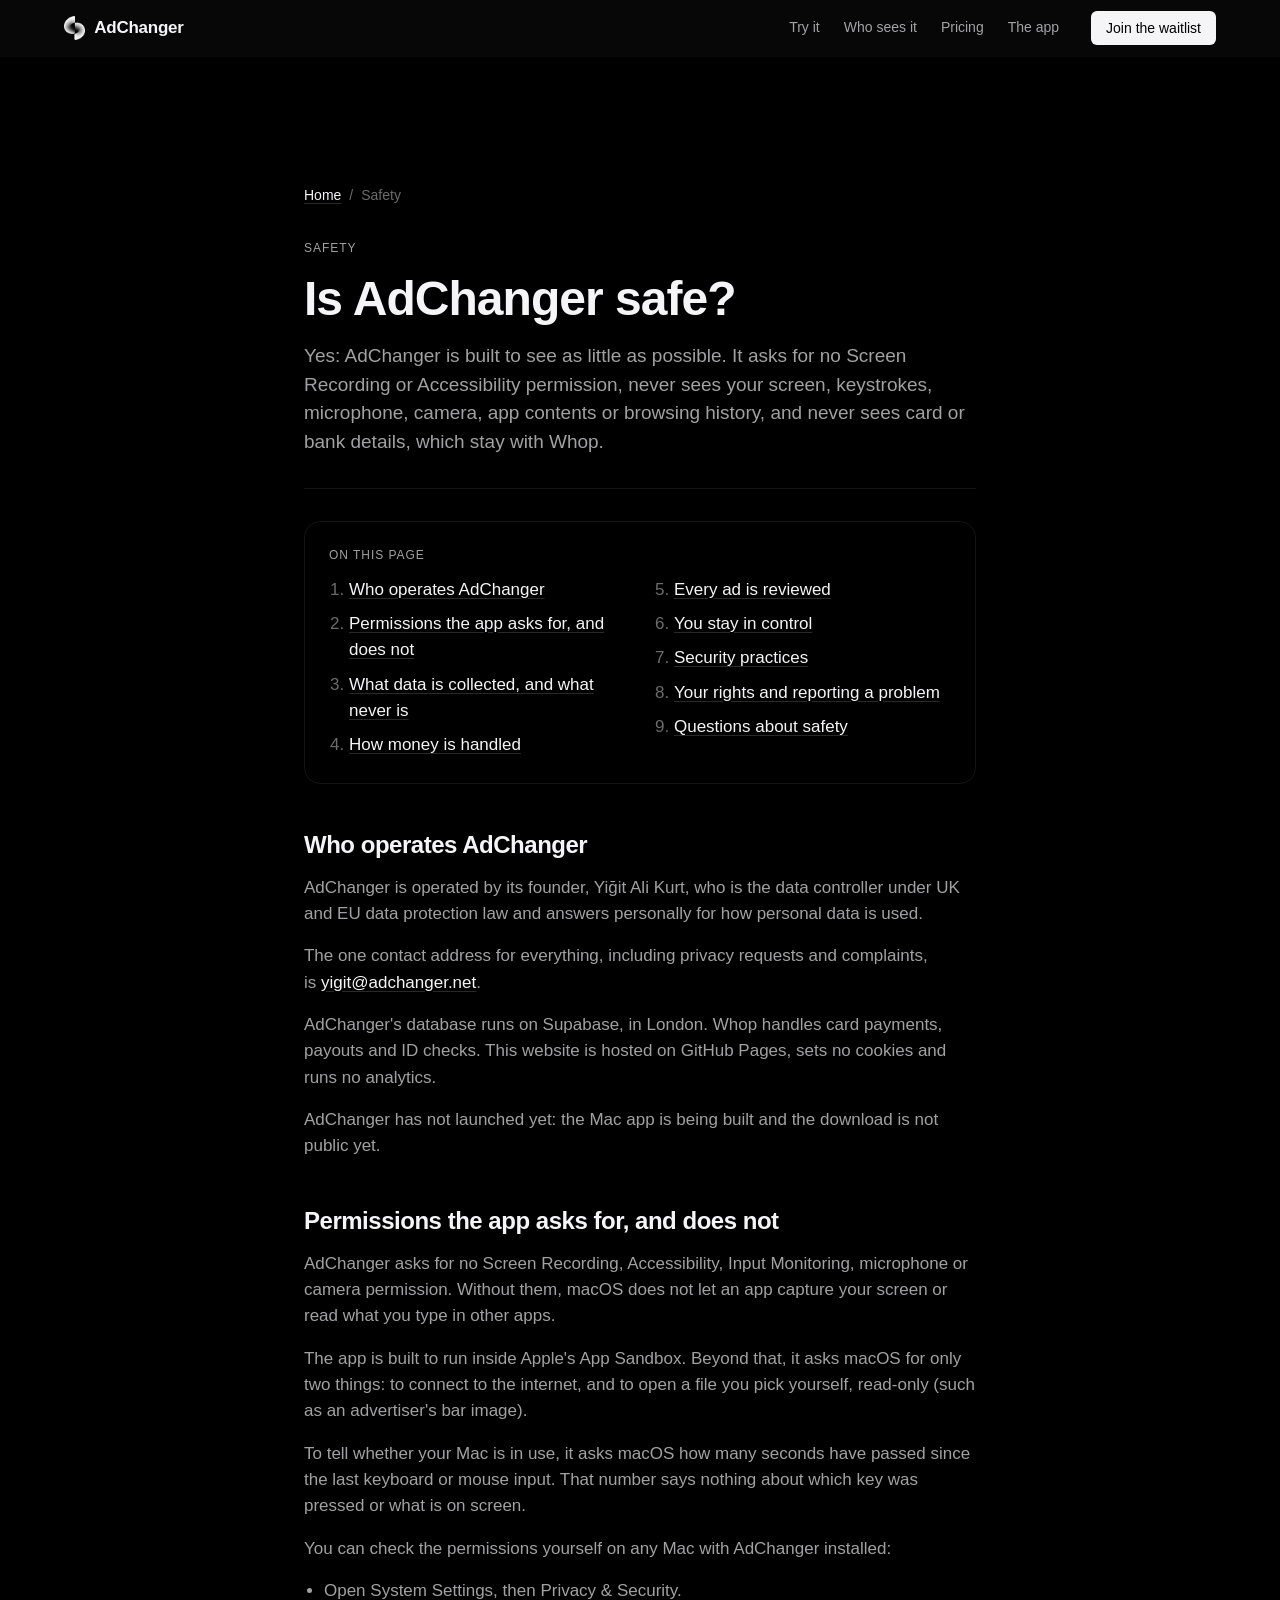
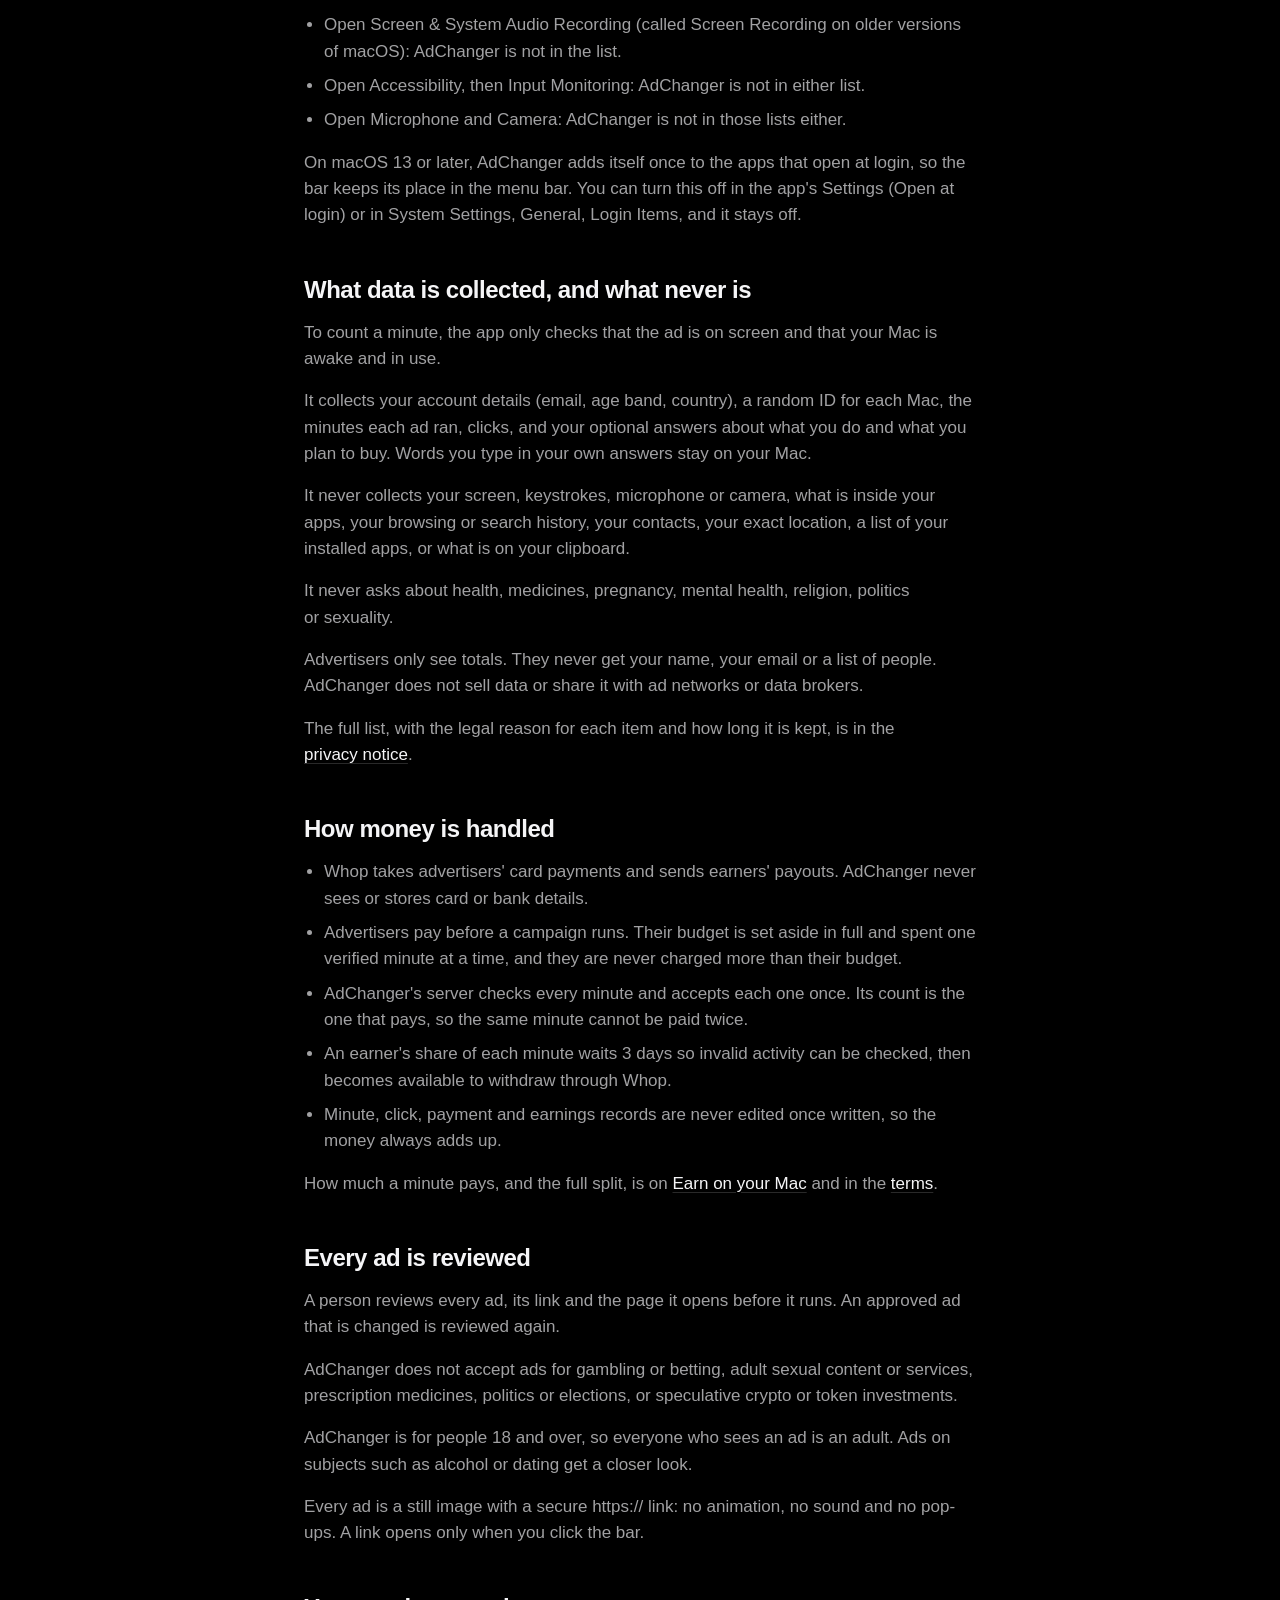
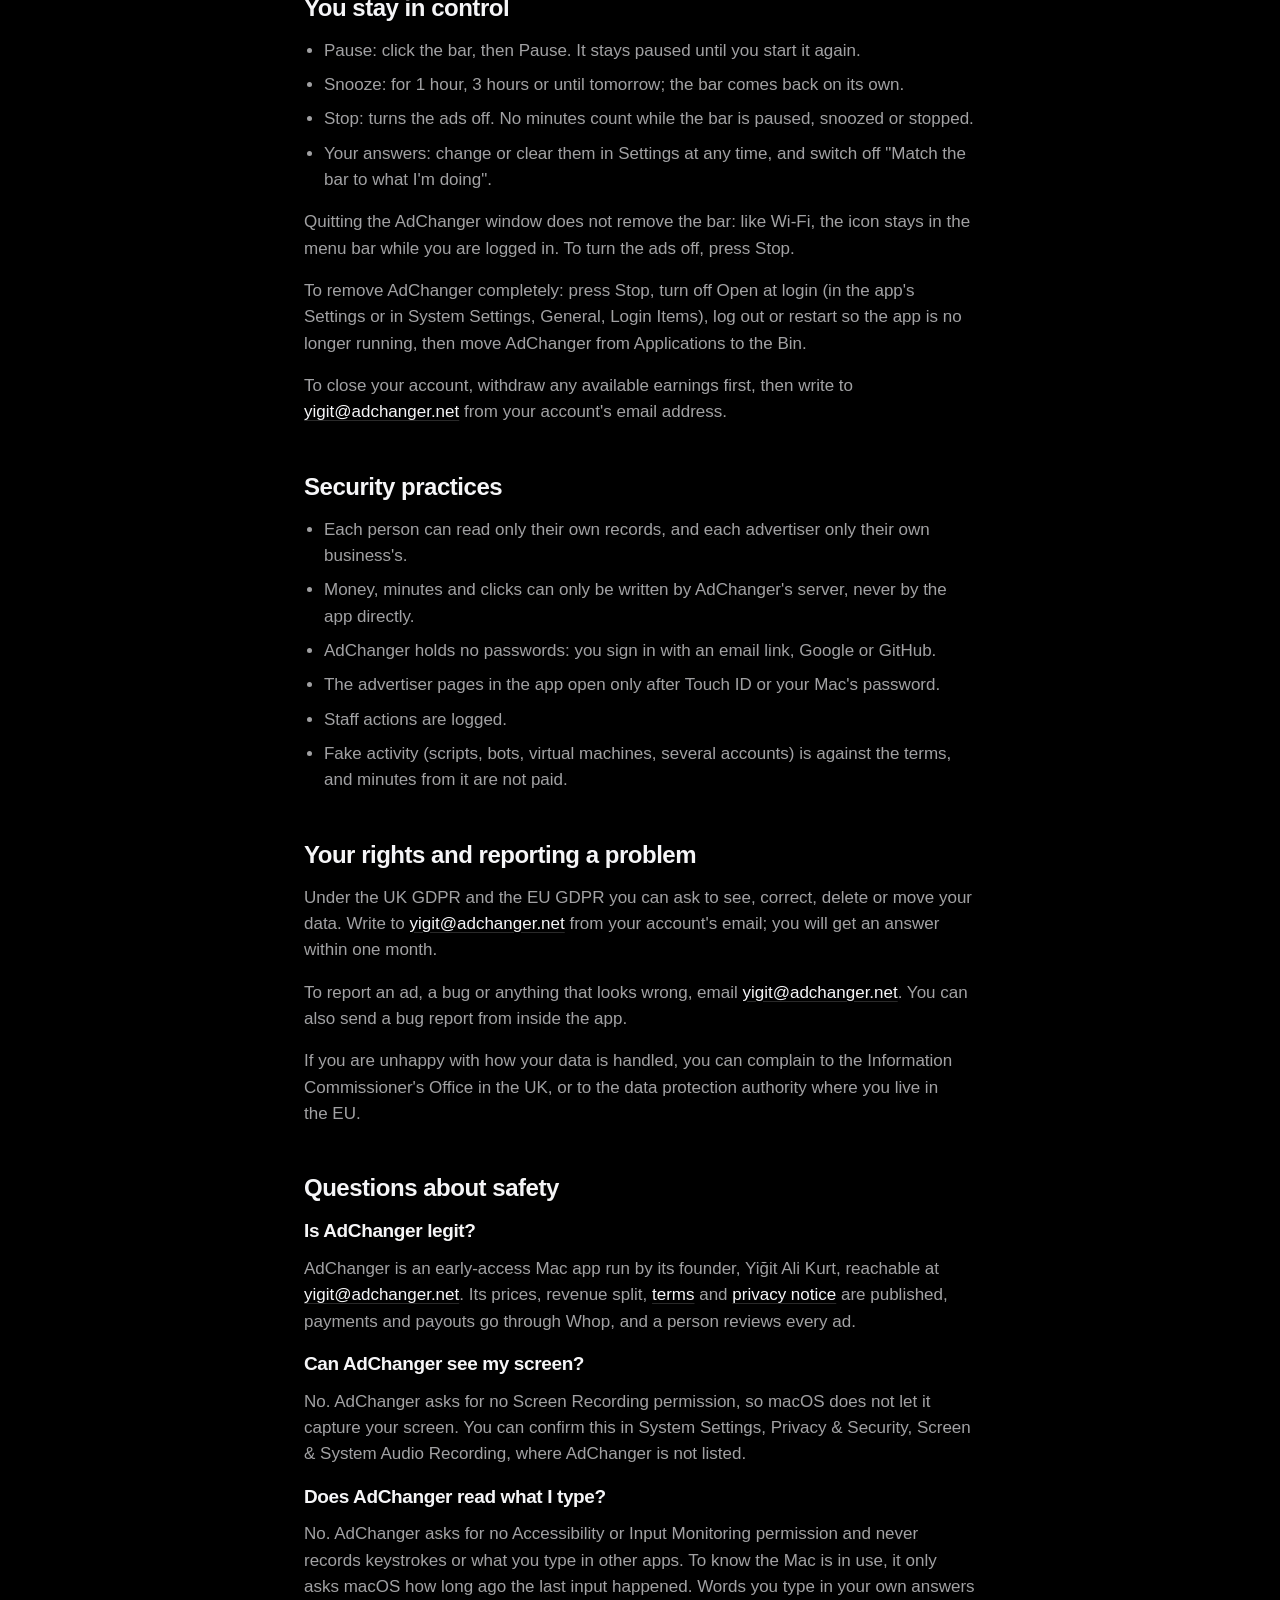
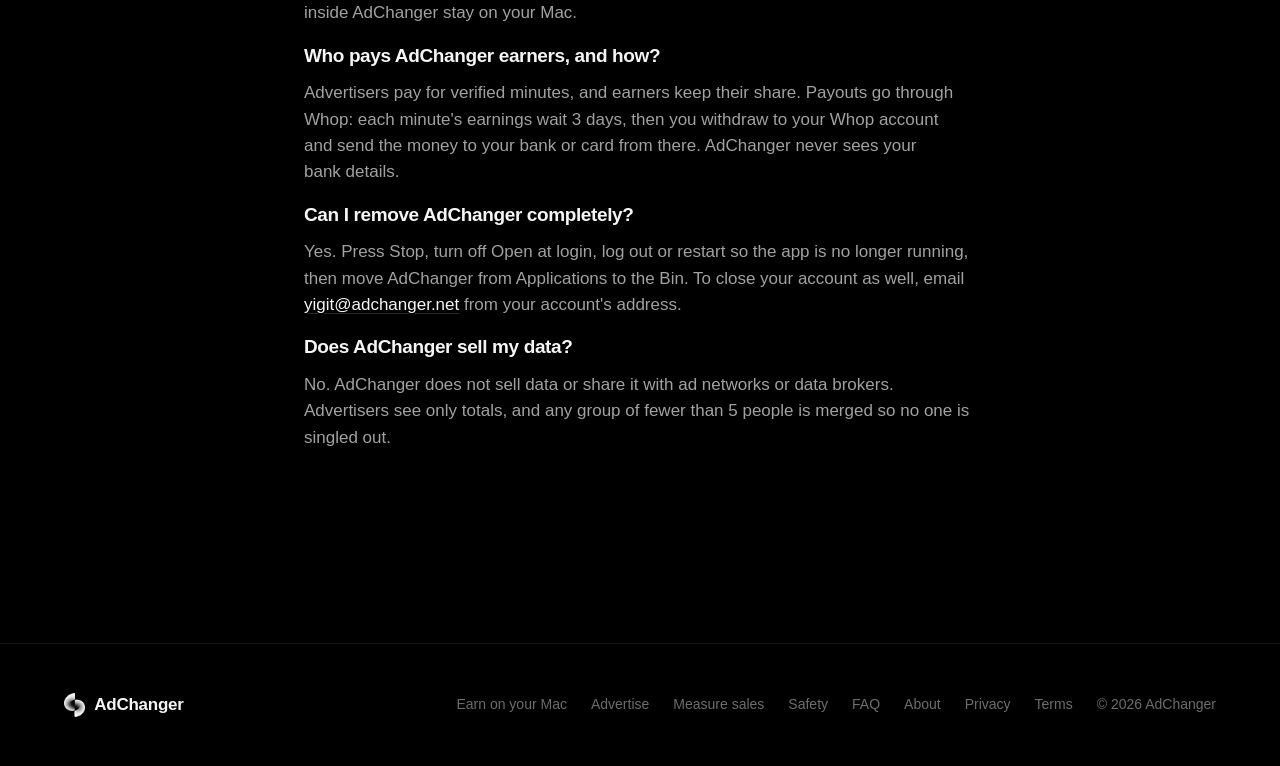
<file: safety.html>
<!DOCTYPE html><html lang="en-GB"><head><meta charSet="utf-8"/><meta name="viewport" content="width=device-width, initial-scale=1"/><link rel="stylesheet" href="/_next/static/chunks/3t2l9-1e_kfd4.css" data-precedence="next"/><link rel="preload" as="script" fetchPriority="low" href="/_next/static/chunks/3s6nzrbk-8mnv.js"/><script src="/_next/static/chunks/19mx3mg6lkumu.js" async=""></script><script src="/_next/static/chunks/3kmozkq6tgqnz.js" async=""></script><script src="/_next/static/chunks/1eh83f1trsv72.js" async=""></script><script src="/_next/static/chunks/turbopack-0ewssgmc2dw5s.js" async=""></script><script src="/_next/static/chunks/3fntmmi971322.js" async=""></script><script src="/_next/static/chunks/0-q-v4_mbfu19.js" async=""></script><script src="/_next/static/chunks/15qmzpprw47gu.js" async=""></script><script src="/_next/static/chunks/3r86wsry3wsb4.js" async=""></script><meta name="theme-color" content="#000000"/><meta name="color-scheme" content="dark"/><title>Is AdChanger safe and legit? The facts | AdChanger</title><meta name="description" content="Who runs AdChanger, which Mac permissions it asks for and never asks for, what data it keeps, how money moves through Whop, and how to stop or remove it."/><meta name="keywords" content="AdChanger,MacAd,Mac menu bar ad,get paid to show ads on Mac,advertise on Mac,verified minute advertising"/><link rel="canonical" href="https://adchanger.net/safety"/><meta name="google-site-verification" content="8yyIk7ToY5FC8Zqg0zk3n5A7R0QVBRUJBYZy6PHDLxA"/><meta property="og:title" content="Is AdChanger safe and legit? The facts | AdChanger"/><meta property="og:description" content="Who runs AdChanger, which Mac permissions it asks for and never asks for, what data it keeps, how money moves through Whop, and how to stop or remove it."/><meta property="og:url" content="https://adchanger.net/safety"/><meta property="og:site_name" content="AdChanger"/><meta property="og:locale" content="en_GB"/><meta property="og:type" content="article"/><meta name="twitter:card" content="summary_large_image"/><meta name="twitter:title" content="Is AdChanger safe and legit? The facts | AdChanger"/><meta name="twitter:description" content="Who runs AdChanger, which Mac permissions it asks for and never asks for, what data it keeps, how money moves through Whop, and how to stop or remove it."/><link rel="icon" href="/favicon.ico?favicon.41wjr0k7-8p9p.ico" sizes="48x48" type="image/x-icon"/><link rel="icon" href="/icon.png?icon.1bfr6kqycistk.png" sizes="192x192" type="image/png"/><link rel="apple-touch-icon" href="/apple-icon.png?apple-icon.06wdrku8-lth7.png" sizes="180x180" type="image/png"/><script>document.documentElement.classList.add('js');if(new URLSearchParams(location.search).get('for')==='earner')document.documentElement.dataset.side='earner'</script><script type="application/ld+json">{"@context":"https://schema.org","@type":"Organization","@id":"https://adchanger.net/#organization","name":"AdChanger","url":"https://adchanger.net","logo":{"@type":"ImageObject","url":"https://adchanger.net/brand/adchanger-logo.png","width":512,"height":512},"email":"yigit@adchanger.net","foundingDate":"2026-09","foundingLocation":{"@type":"Place","name":"Istanbul, Türkiye"},"founder":{"@type":"Person","name":"Yiğit Ali Kurt"},"contactPoint":{"@type":"ContactPoint","email":"yigit@adchanger.net","contactType":"customer support","availableLanguage":["English","Turkish"]},"description":"AdChanger is a bootstrapped advertising startup founded in September 2026, building a native macOS platform around a new menu-bar ad surface. Its first product is MacAd."}</script><script type="application/ld+json">{"@context":"https://schema.org","@type":"WebSite","@id":"https://adchanger.net/#website","name":"AdChanger","url":"https://adchanger.net","description":"MacAd puts one small ad in the Mac menu bar. Brands pay £4 per 1,000 verified minutes and Mac users keep 65% for showing it. It never sees your screen.","inLanguage":"en-GB","publisher":{"@id":"https://adchanger.net/#organization"}}</script><script type="application/ld+json">{"@context":"https://schema.org","@type":"SoftwareApplication","@id":"https://adchanger.net/#app","name":"AdChanger","alternateName":"AdChanger for Mac","operatingSystem":"macOS 12 or later","applicationCategory":"BusinessApplication","applicationSubCategory":"Advertising","url":"https://adchanger.net","publisher":{"@id":"https://adchanger.net/#organization"},"isAccessibleForFree":true,"featureList":["MacAd: one small, quiet ad in the Mac menu bar that pays the person who shows it","Paid per verified minute: an ad counts after 60 seconds on screen while the Mac is in use","Advertisers pay £4, €5 or $6 per 1,000 verified minutes; 65% goes to the person showing the ad and 35% to AdChanger","Never sees the screen, keystrokes, microphone, camera, app contents or browsing history","Payments go through Whop (Stripe, Wise and PayPal coming soon); AdChanger never sees card details","A person reviews every ad before it runs"],"description":"MacAd puts one small ad in the Mac menu bar. Brands pay £4 per 1,000 verified minutes and Mac users keep 65% for showing it. It never sees your screen."}</script><script src="/_next/static/chunks/0cz1d0mv5g_q7.js" noModule=""></script></head><body><div hidden=""><!--$--><!--/$--></div><a class="skip-link" href="#main">Skip to content</a><header class="site-header" data-site-header="true"><div class="container site-header__inner"><a aria-label="AdChanger home" class="brand" href="/"><img alt="" loading="lazy" width="21" height="24" decoding="async" data-nimg="1" class="brand__mark" style="color:transparent;height:24px" src="/brand/adchanger-mark.webp"/><span class="brand__name">AdChanger</span></a><div class="site-header__nav"><nav class="site-header__links" aria-label="Sections"><a class="site-header__link" href="/#try">Try it</a><a class="site-header__link" href="/#reach" data-only="advertiser">Who sees it</a><a class="site-header__link" href="/#how" data-only="advertiser">Pricing</a><a class="site-header__link" href="/#results" data-only="advertiser">The app</a><a class="site-header__link" href="/#earn" data-only="earner">What you earn</a><a class="site-header__link" href="/#app" data-only="earner">The app</a><a class="site-header__link" href="/#privacy" data-only="earner">Privacy</a></nav><a class="button button--primary button--small" href="mailto:yigit@adchanger.net?subject=Waitlist%3A%20Download%20for%20Mac" title="Opens an email. We write back when the download is ready.">Join the waitlist</a></div></div></header><main id="main"><script type="application/ld+json">{"@context":"https://schema.org","@type":"WebPage","@id":"https://adchanger.net/safety#page","url":"https://adchanger.net/safety","name":"Is AdChanger safe and legit? The facts | AdChanger","headline":"Is AdChanger safe?","description":"Who runs AdChanger, which Mac permissions it asks for and never asks for, what data it keeps, how money moves through Whop, and how to stop or remove it.","inLanguage":"en-GB","dateModified":"2026-10-06","isPartOf":{"@id":"https://adchanger.net/#website"},"publisher":{"@id":"https://adchanger.net/#organization"},"about":{"@id":"https://adchanger.net/#organization"}}</script><script type="application/ld+json">{"@context":"https://schema.org","@type":"BreadcrumbList","itemListElement":[{"@type":"ListItem","position":1,"name":"Home","item":"https://adchanger.net"},{"@type":"ListItem","position":2,"name":"Safety","item":"https://adchanger.net/safety"}]}</script><script type="application/ld+json">{"@context":"https://schema.org","@type":"FAQPage","mainEntity":[{"@type":"Question","name":"Is AdChanger legit?","acceptedAnswer":{"@type":"Answer","text":"AdChanger is an early-access Mac app run by its founder, Yiğit Ali Kurt, reachable at yigit@adchanger.net. Its prices, revenue split, terms and privacy notice are published, payments and payouts go through Whop, and a person reviews every ad."}},{"@type":"Question","name":"Can AdChanger see my screen?","acceptedAnswer":{"@type":"Answer","text":"No. AdChanger asks for no Screen Recording permission, so macOS does not let it capture your screen. You can confirm this in System Settings, Privacy & Security, Screen & System Audio Recording, where AdChanger is not listed."}},{"@type":"Question","name":"Does AdChanger read what I type?","acceptedAnswer":{"@type":"Answer","text":"No. AdChanger asks for no Accessibility or Input Monitoring permission and never records keystrokes or what you type in other apps. To know the Mac is in use, it only asks macOS how long ago the last input happened. Words you type in your own answers inside AdChanger stay on your Mac."}},{"@type":"Question","name":"Who pays AdChanger earners, and how?","acceptedAnswer":{"@type":"Answer","text":"Advertisers pay for verified minutes, and earners keep their share. Payouts go through Whop: each minute's earnings wait 3 days, then you withdraw to your Whop account and send the money to your bank or card from there. AdChanger never sees your bank details."}},{"@type":"Question","name":"Can I remove AdChanger completely?","acceptedAnswer":{"@type":"Answer","text":"Yes. Press Stop, turn off Open at login, log out or restart so the app is no longer running, then move AdChanger from Applications to the Bin. To close your account as well, email yigit@adchanger.net from your account's address."}},{"@type":"Question","name":"Does AdChanger sell my data?","acceptedAnswer":{"@type":"Answer","text":"No. AdChanger does not sell data or share it with ad networks or data brokers. Advertisers see only totals, and any group of fewer than 5 people is merged so no one is singled out."}}]}</script><section class="section"><div class="container reading-page article"><nav class="article__crumbs" aria-label="Breadcrumb"><a href="/">Home</a><span aria-hidden="true">/</span><span aria-current="page">Safety</span></nav><header class="article__head"><p class="eyebrow">Safety</p><h1>Is AdChanger safe?</h1><p class="lead"><span>Yes: AdChanger is built to see as little as possible. It asks for no Screen Recording or Accessibility permission, never sees your screen, keystrokes, microphone, camera, app contents or browsing history, and never sees card or bank details, which stay with Whop.</span></p></header><nav class="article__contents" aria-label="On this page"><p class="article__contents-title">On this page</p><ol><li><a href="#who-operates-adchanger">Who operates AdChanger</a></li><li><a href="#permissions-the-app-asks-for-and-does-not">Permissions the app asks for, and does not</a></li><li><a href="#what-data-is-collected-and-what-never-is">What data is collected, and what never is</a></li><li><a href="#how-money-is-handled">How money is handled</a></li><li><a href="#every-ad-is-reviewed">Every ad is reviewed</a></li><li><a href="#you-stay-in-control">You stay in control</a></li><li><a href="#security-practices">Security practices</a></li><li><a href="#your-rights-and-reporting-a-problem">Your rights and reporting a problem</a></li><li><a href="#questions-about-safety">Questions about safety</a></li></ol></nav><section class="article__section" id="who-operates-adchanger" aria-labelledby="who-operates-adchanger-title"><h2 id="who-operates-adchanger-title">Who operates AdChanger</h2><p><span>AdChanger is operated by its founder, Yiğit Ali Kurt, who is the data controller under UK and EU data protection law and answers personally for how personal data is used.</span></p><p><span>The one contact address for everything, including privacy requests and complaints, is </span><a href="mailto:yigit@adchanger.net">yigit@adchanger.net</a><span>.</span></p><p><span>AdChanger&#x27;s database runs on Supabase, in London. Whop handles card payments, payouts and ID checks. This website is hosted on GitHub Pages, sets no cookies and runs no analytics.</span></p><p><span>AdChanger has not launched yet: the Mac app is being built and the download is not public yet.</span></p></section><section class="article__section" id="permissions-the-app-asks-for-and-does-not" aria-labelledby="permissions-the-app-asks-for-and-does-not-title"><h2 id="permissions-the-app-asks-for-and-does-not-title">Permissions the app asks for, and does not</h2><p><span>AdChanger asks for no Screen Recording, Accessibility, Input Monitoring, microphone or camera permission. Without them, macOS does not let an app capture your screen or read what you type in other apps.</span></p><p><span>The app is built to run inside Apple&#x27;s App Sandbox. Beyond that, it asks macOS for only two things: to connect to the internet, and to open a file you pick yourself, read-only (such as an advertiser&#x27;s bar image).</span></p><p><span>To tell whether your Mac is in use, it asks macOS how many seconds have passed since the last keyboard or mouse input. That number says nothing about which key was pressed or what is on screen.</span></p><p><span>You can check the permissions yourself on any Mac with AdChanger installed:</span></p><ul class="article__list"><li><span>Open System Settings, then Privacy &amp; Security.</span></li><li><span>Open Screen &amp; System Audio Recording (called Screen Recording on older versions of macOS): AdChanger is not in the list.</span></li><li><span>Open Accessibility, then Input Monitoring: AdChanger is not in either list.</span></li><li><span>Open Microphone and Camera: AdChanger is not in those lists either.</span></li></ul><p><span>On macOS 13 or later, AdChanger adds itself once to the apps that open at login, so the bar keeps its place in the menu bar. You can turn this off in the app&#x27;s Settings (Open at login) or in System Settings, General, Login Items, and it stays off.</span></p></section><section class="article__section" id="what-data-is-collected-and-what-never-is" aria-labelledby="what-data-is-collected-and-what-never-is-title"><h2 id="what-data-is-collected-and-what-never-is-title">What data is collected, and what never is</h2><p><span>To count a minute, the app only checks that the ad is on screen and that your Mac is awake and in use.</span></p><p><span>It collects your account details (email, age band, country), a random ID for each Mac, the minutes each ad ran, clicks, and your optional answers about what you do and what you plan to buy. Words you type in your own answers stay on your Mac.</span></p><p><span>It never collects your screen, keystrokes, microphone or camera, what is inside your apps, your browsing or search history, your contacts, your exact location, a list of your installed apps, or what is on your clipboard.</span></p><p><span>It never asks about health, medicines, pregnancy, mental health, religion, politics or sexuality.</span></p><p><span>Advertisers only see totals. They never get your name, your email or a list of people. AdChanger does not sell data or share it with ad networks or data brokers.</span></p><p><span>The full list, with the legal reason for each item and how long it is kept, is in the </span><a href="/privacy">privacy notice</a><span>.</span></p></section><section class="article__section" id="how-money-is-handled" aria-labelledby="how-money-is-handled-title"><h2 id="how-money-is-handled-title">How money is handled</h2><ul class="article__list"><li><span>Whop takes advertisers&#x27; card payments and sends earners&#x27; payouts. AdChanger never sees or stores card or bank details.</span></li><li><span>Advertisers pay before a campaign runs. Their budget is set aside in full and spent one verified minute at a time, and they are never charged more than their budget.</span></li><li><span>AdChanger&#x27;s server checks every minute and accepts each one once. Its count is the one that pays, so the same minute cannot be paid twice.</span></li><li><span>An earner&#x27;s share of each minute waits 3 days so invalid activity can be checked, then becomes available to withdraw through Whop.</span></li><li><span>Minute, click, payment and earnings records are never edited once written, so the money always adds up.</span></li></ul><p><span>How much a minute pays, and the full split, is on </span><a href="/earn-money-on-mac">Earn on your Mac</a><span> and in the </span><a href="/terms">terms</a><span>.</span></p></section><section class="article__section" id="every-ad-is-reviewed" aria-labelledby="every-ad-is-reviewed-title"><h2 id="every-ad-is-reviewed-title">Every ad is reviewed</h2><p><span>A person reviews every ad, its link and the page it opens before it runs. An approved ad that is changed is reviewed again.</span></p><p><span>AdChanger does not accept ads for gambling or betting, adult sexual content or services, prescription medicines, politics or elections, or speculative crypto or token investments.</span></p><p><span>AdChanger is for people 18 and over, so everyone who sees an ad is an adult. Ads on subjects such as alcohol or dating get a closer look.</span></p><p><span>Every ad is a still image with a secure https:// link: no animation, no sound and no pop-ups. A link opens only when you click the bar.</span></p></section><section class="article__section" id="you-stay-in-control" aria-labelledby="you-stay-in-control-title"><h2 id="you-stay-in-control-title">You stay in control</h2><ul class="article__list"><li><span>Pause: click the bar, then Pause. It stays paused until you start it again.</span></li><li><span>Snooze: for 1 hour, 3 hours or until tomorrow; the bar comes back on its own.</span></li><li><span>Stop: turns the ads off. No minutes count while the bar is paused, snoozed or stopped.</span></li><li><span>Your answers: change or clear them in Settings at any time, and switch off &quot;Match the bar to what I&#x27;m doing&quot;.</span></li></ul><p><span>Quitting the AdChanger window does not remove the bar: like Wi-Fi, the icon stays in the menu bar while you are logged in. To turn the ads off, press Stop.</span></p><p><span>To remove AdChanger completely: press Stop, turn off Open at login (in the app&#x27;s Settings or in System Settings, General, Login Items), log out or restart so the app is no longer running, then move AdChanger from Applications to the Bin.</span></p><p><span>To close your account, withdraw any available earnings first, then write to </span><a href="mailto:yigit@adchanger.net">yigit@adchanger.net</a><span> from your account&#x27;s email address.</span></p></section><section class="article__section" id="security-practices" aria-labelledby="security-practices-title"><h2 id="security-practices-title">Security practices</h2><ul class="article__list"><li><span>Each person can read only their own records, and each advertiser only their own business&#x27;s.</span></li><li><span>Money, minutes and clicks can only be written by AdChanger&#x27;s server, never by the app directly.</span></li><li><span>AdChanger holds no passwords: you sign in with an email link, Google or GitHub.</span></li><li><span>The advertiser pages in the app open only after Touch ID or your Mac&#x27;s password.</span></li><li><span>Staff actions are logged.</span></li><li><span>Fake activity (scripts, bots, virtual machines, several accounts) is against the terms, and minutes from it are not paid.</span></li></ul></section><section class="article__section" id="your-rights-and-reporting-a-problem" aria-labelledby="your-rights-and-reporting-a-problem-title"><h2 id="your-rights-and-reporting-a-problem-title">Your rights and reporting a problem</h2><p><span>Under the UK GDPR and the EU GDPR you can ask to see, correct, delete or move your data. Write to </span><a href="mailto:yigit@adchanger.net">yigit@adchanger.net</a><span> from your account&#x27;s email; you will get an answer within one month.</span></p><p><span>To report an ad, a bug or anything that looks wrong, email </span><a href="mailto:yigit@adchanger.net">yigit@adchanger.net</a><span>. You can also send a bug report from inside the app.</span></p><p><span>If you are unhappy with how your data is handled, you can complain to the Information Commissioner&#x27;s Office in the UK, or to the data protection authority where you live in the EU.</span></p></section><section class="article__section" id="questions-about-safety" aria-labelledby="questions-about-safety-title"><h2 id="questions-about-safety-title">Questions about safety</h2><div class="article__qa"><h3>Is AdChanger legit?</h3><p><span>AdChanger is an early-access Mac app run by its founder, Yiğit Ali Kurt, reachable at </span><a href="mailto:yigit@adchanger.net">yigit@adchanger.net</a><span>. Its prices, revenue split, </span><a href="/terms">terms</a><span> and </span><a href="/privacy">privacy notice</a><span> are published, payments and payouts go through Whop, and a person reviews every ad.</span></p></div><div class="article__qa"><h3>Can AdChanger see my screen?</h3><p><span>No. AdChanger asks for no Screen Recording permission, so macOS does not let it capture your screen. You can confirm this in System Settings, Privacy &amp; Security, Screen &amp; System Audio Recording, where AdChanger is not listed.</span></p></div><div class="article__qa"><h3>Does AdChanger read what I type?</h3><p><span>No. AdChanger asks for no Accessibility or Input Monitoring permission and never records keystrokes or what you type in other apps. To know the Mac is in use, it only asks macOS how long ago the last input happened. Words you type in your own answers inside AdChanger stay on your Mac.</span></p></div><div class="article__qa"><h3>Who pays AdChanger earners, and how?</h3><p><span>Advertisers pay for verified minutes, and earners keep their share. Payouts go through Whop: each minute&#x27;s earnings wait 3 days, then you withdraw to your Whop account and send the money to your bank or card from there. AdChanger never sees your bank details.</span></p></div><div class="article__qa"><h3>Can I remove AdChanger completely?</h3><p><span>Yes. Press Stop, turn off Open at login, log out or restart so the app is no longer running, then move AdChanger from Applications to the Bin. To close your account as well, email </span><a href="mailto:yigit@adchanger.net">yigit@adchanger.net</a><span> from your account&#x27;s address.</span></p></div><div class="article__qa"><h3>Does AdChanger sell my data?</h3><p><span>No. AdChanger does not sell data or share it with ad networks or data brokers. Advertisers see only totals, and any group of fewer than 5 people is merged so no one is singled out.</span></p></div></section></div></section></main><footer class="site-footer"><div class="container site-footer__inner"><a aria-label="AdChanger home" class="brand" href="/"><img alt="" loading="lazy" width="21" height="24" decoding="async" data-nimg="1" class="brand__mark" style="color:transparent;height:24px" src="/brand/adchanger-mark.webp"/><span class="brand__name">AdChanger</span></a><nav class="site-footer__links" aria-label="Footer"><a class="site-footer__link" href="/earn-money-on-mac">Earn on your Mac</a><a class="site-footer__link" href="/advertise">Advertise</a><a class="site-footer__link" href="/measure">Measure sales</a><a class="site-footer__link" href="/safety">Safety</a><a class="site-footer__link" href="/faq">FAQ</a><a class="site-footer__link" href="/about">About</a><a class="site-footer__link" href="/privacy">Privacy</a><a class="site-footer__link" href="/terms">Terms</a><span>© <!-- -->2026<!-- --> AdChanger</span></nav></div></footer><!--$--><!--/$--><script src="/_next/static/chunks/3s6nzrbk-8mnv.js" id="_R_" async=""></script><script>(self.__next_f=self.__next_f||[]).push([0])</script><script>self.__next_f.push([1,"1:\"$Sreact.fragment\"\n3:I[39756,[\"/_next/static/chunks/3fntmmi971322.js\"],\"default\"]\n4:I[71653,[\"/_next/static/chunks/3fntmmi971322.js\",\"/_next/static/chunks/0-q-v4_mbfu19.js\",\"/_next/static/chunks/15qmzpprw47gu.js\"],\"default\"]\n5:I[37457,[\"/_next/static/chunks/3fntmmi971322.js\"],\"default\"]\ne:I[68027,[\"/_next/static/chunks/3fntmmi971322.js\"],\"default\",1]\n:HL[\"/_next/static/chunks/3t2l9-1e_kfd4.css\",\"style\"]\n2:T44f,{\"@context\":\"https://schema.org\",\"@type\":\"SoftwareApplication\",\"@id\":\"https://adchanger.net/#app\",\"name\":\"AdChanger\",\"alternateName\":\"AdChanger for Mac\",\"operatingSystem\":\"macOS 12 or later\",\"applicationCategory\":\"BusinessApplication\",\"applicationSubCategory\":\"Advertising\",\"url\":\"https://adchanger.net\",\"publisher\":{\"@id\":\"https://adchanger.net/#organization\"},\"isAccessibleForFree\":true,\"featureList\":[\"MacAd: one small, quiet ad in the Mac menu bar that pays the person who shows it\",\"Paid per verified minute: an ad counts after 60 seconds on screen while the Mac is in use\",\"Advertisers pay £4, €5 or $6 per 1,000 verified minutes; 65% goes to the person showing the ad and 35% to AdChanger\",\"Never sees the screen, keystrokes, microphone, camera, app contents or browsing history\",\"Payments go through Whop (Stripe, Wise and PayPal coming soon); AdChanger never sees card details\",\"A person reviews every ad before it runs\"],\"description\":\"MacAd puts one small ad in the Mac menu bar. Brands pay £4 per 1,000 verified minutes and Mac users keep 65% for showing it. It never sees your screen.\"}c:X\n"])</script><script>self.__next_f.push([1,"0:{\"P\":null,\"c\":[\"\",\"safety\"],\"q\":\"\",\"i\":false,\"f\":[[[\"\",{\"children\":[\"safety\",{\"children\":[\"__PAGE__\",{},\"$undefined\",\"$undefined\",4608]},\"$undefined\",\"$undefined\",4608]},\"$undefined\",\"$undefined\",4624],[[\"$\",\"$1\",\"c\",{\"children\":[[[\"$\",\"link\",\"0\",{\"rel\":\"stylesheet\",\"href\":\"/_next/static/chunks/3t2l9-1e_kfd4.css\",\"precedence\":\"next\",\"crossOrigin\":\"$undefined\",\"nonce\":\"$undefined\"}],[\"$\",\"script\",\"script-0\",{\"src\":\"/_next/static/chunks/3fntmmi971322.js\",\"async\":true,\"nonce\":\"$undefined\"}]],[\"$\",\"html\",null,{\"lang\":\"en-GB\",\"suppressHydrationWarning\":true,\"children\":[[\"$\",\"head\",null,{\"children\":[[\"$\",\"script\",null,{\"dangerouslySetInnerHTML\":{\"__html\":\"document.documentElement.classList.add('js');if(new URLSearchParams(location.search).get('for')==='earner')document.documentElement.dataset.side='earner'\"}}],[\"$\",\"script\",null,{\"type\":\"application/ld+json\",\"dangerouslySetInnerHTML\":{\"__html\":\"{\\\"@context\\\":\\\"https://schema.org\\\",\\\"@type\\\":\\\"Organization\\\",\\\"@id\\\":\\\"https://adchanger.net/#organization\\\",\\\"name\\\":\\\"AdChanger\\\",\\\"url\\\":\\\"https://adchanger.net\\\",\\\"logo\\\":{\\\"@type\\\":\\\"ImageObject\\\",\\\"url\\\":\\\"https://adchanger.net/brand/adchanger-logo.png\\\",\\\"width\\\":512,\\\"height\\\":512},\\\"email\\\":\\\"yigit@adchanger.net\\\",\\\"foundingDate\\\":\\\"2026-09\\\",\\\"foundingLocation\\\":{\\\"@type\\\":\\\"Place\\\",\\\"name\\\":\\\"Istanbul, Türkiye\\\"},\\\"founder\\\":{\\\"@type\\\":\\\"Person\\\",\\\"name\\\":\\\"Yiğit Ali Kurt\\\"},\\\"contactPoint\\\":{\\\"@type\\\":\\\"ContactPoint\\\",\\\"email\\\":\\\"yigit@adchanger.net\\\",\\\"contactType\\\":\\\"customer support\\\",\\\"availableLanguage\\\":[\\\"English\\\",\\\"Turkish\\\"]},\\\"description\\\":\\\"AdChanger is a bootstrapped advertising startup founded in September 2026, building a native macOS platform around a new menu-bar ad surface. Its first product is MacAd.\\\"}\"}}],[\"$\",\"script\",null,{\"type\":\"application/ld+json\",\"dangerouslySetInnerHTML\":{\"__html\":\"{\\\"@context\\\":\\\"https://schema.org\\\",\\\"@type\\\":\\\"WebSite\\\",\\\"@id\\\":\\\"https://adchanger.net/#website\\\",\\\"name\\\":\\\"AdChanger\\\",\\\"url\\\":\\\"https://adchanger.net\\\",\\\"description\\\":\\\"MacAd puts one small ad in the Mac menu bar. Brands pay £4 per 1,000 verified minutes and Mac users keep 65% for showing it. It never sees your screen.\\\",\\\"inLanguage\\\":\\\"en-GB\\\",\\\"publisher\\\":{\\\"@id\\\":\\\"https://adchanger.net/#organization\\\"}}\"}}],[\"$\",\"script\",null,{\"type\":\"application/ld+json\",\"dangerouslySetInnerHTML\":{\"__html\":\"$2\"}}]]}],[\"$\",\"body\",null,{\"children\":[\"$\",\"$L3\",null,{\"parallelRouterKey\":\"children\",\"error\":\"$4\",\"errorStyles\":[],\"errorScripts\":[[\"$\",\"script\",\"script-0\",{\"src\":\"/_next/static/chunks/0-q-v4_mbfu19.js\",\"async\":true,\"nonce\":\"$undefined\"}],[\"$\",\"script\",\"script-1\",{\"src\":\"/_next/static/chunks/15qmzpprw47gu.js\",\"async\":true,\"nonce\":\"$undefined\"}]],\"template\":[\"$\",\"$L5\",null,{}],\"templateStyles\":\"$undefined\",\"templateScripts\":\"$undefined\",\"notFound\":[[[\"$\",\"a\",null,{\"className\":\"skip-link\",\"href\":\"#main\",\"children\":\"Skip to content\"}],\"$L6\",\"$L7\",\"$L8\",\"$L9\"],[]],\"forbidden\":\"$undefined\",\"unauthorized\":\"$undefined\"}]}]]}]]}],{\"children\":[\"$La\",{\"children\":[\"$Lb\",{},null,false,null]},null,false,\"$c\"]},null,false,null],\"$Ld\",false]],\"m\":\"$undefined\",\"G\":[\"$e\",[\"$Lf\"]],\"S\":true,\"h\":null,\"r\":\"$undefined\",\"s\":\"$undefined\",\"a\":\"$undefined\",\"l\":\"$undefined\",\"p\":\"$undefined\",\"d\":\"$undefined\",\"b\":\"HceaSPU5SzPV77io9Ymi6\"}\n"])</script><script>self.__next_f.push([1,"10:I[22016,[\"/_next/static/chunks/3fntmmi971322.js\",\"/_next/static/chunks/3r86wsry3wsb4.js\"],\"\"]\n11:I[5500,[\"/_next/static/chunks/3fntmmi971322.js\",\"/_next/static/chunks/3r86wsry3wsb4.js\"],\"Image\"]\n12:I[45305,[\"/_next/static/chunks/3fntmmi971322.js\",\"/_next/static/chunks/3r86wsry3wsb4.js\"],\"MotionController\"]\n19:I[97367,[\"/_next/static/chunks/3fntmmi971322.js\"],\"ViewportBoundary\"]\n1b:I[97367,[\"/_next/static/chunks/3fntmmi971322.js\"],\"MetadataBoundary\"]\n1c:\"$Sreact.suspense\"\n"])</script><script>self.__next_f.push([1,"6:[\"$\",\"header\",null,{\"className\":\"site-header\",\"data-site-header\":true,\"children\":[\"$\",\"div\",null,{\"className\":\"container site-header__inner\",\"children\":[[\"$\",\"$L10\",null,{\"aria-label\":\"AdChanger home\",\"className\":\"brand\",\"href\":\"/\",\"children\":[[\"$\",\"$L11\",null,{\"className\":\"brand__mark\",\"src\":\"/brand/adchanger-mark.webp\",\"alt\":\"\",\"width\":21,\"height\":24,\"style\":{\"height\":24},\"loading\":\"$undefined\",\"unoptimized\":true}],[\"$\",\"span\",null,{\"className\":\"brand__name\",\"children\":\"AdChanger\"}]]}],[\"$\",\"div\",null,{\"className\":\"site-header__nav\",\"children\":[[\"$\",\"nav\",null,{\"className\":\"site-header__links\",\"aria-label\":\"Sections\",\"children\":[[\"$\",\"a\",\"/#try\",{\"className\":\"site-header__link\",\"href\":\"/#try\",\"data-only\":\"$undefined\",\"children\":\"Try it\"}],[\"$\",\"a\",\"/#reach\",{\"className\":\"site-header__link\",\"href\":\"/#reach\",\"data-only\":\"advertiser\",\"children\":\"Who sees it\"}],[\"$\",\"a\",\"/#how\",{\"className\":\"site-header__link\",\"href\":\"/#how\",\"data-only\":\"advertiser\",\"children\":\"Pricing\"}],[\"$\",\"a\",\"/#results\",{\"className\":\"site-header__link\",\"href\":\"/#results\",\"data-only\":\"advertiser\",\"children\":\"The app\"}],[\"$\",\"a\",\"/#earn\",{\"className\":\"site-header__link\",\"href\":\"/#earn\",\"data-only\":\"earner\",\"children\":\"What you earn\"}],[\"$\",\"a\",\"/#app\",{\"className\":\"site-header__link\",\"href\":\"/#app\",\"data-only\":\"earner\",\"children\":\"The app\"}],[\"$\",\"a\",\"/#privacy\",{\"className\":\"site-header__link\",\"href\":\"/#privacy\",\"data-only\":\"earner\",\"children\":\"Privacy\"}]]}],[\"$\",\"a\",null,{\"className\":\"button button--primary button--small\",\"href\":\"mailto:yigit@adchanger.net?subject=Waitlist%3A%20Download%20for%20Mac\",\"title\":\"Opens an email. We write back when the download is ready.\",\"children\":\"Join the waitlist\"}]]}]]}]}]\n"])</script><script>self.__next_f.push([1,"7:[\"$\",\"main\",null,{\"id\":\"main\",\"children\":[\"$\",\"section\",null,{\"className\":\"section\",\"children\":[\"$\",\"div\",null,{\"className\":\"container reading-page\",\"children\":[[\"$\",\"p\",null,{\"className\":\"eyebrow\",\"children\":\"404\"}],[\"$\",\"h1\",null,{\"children\":\"Nothing here.\"}],[\"$\",\"p\",null,{\"children\":\"This page doesn’t exist, or it has moved.\"}],[\"$\",\"$L10\",null,{\"href\":\"/\",\"className\":\"button button--secondary\",\"children\":\"Back to home\"}]]}]}]}]\n"])</script><script>self.__next_f.push([1,"8:[\"$\",\"footer\",null,{\"className\":\"site-footer\",\"children\":[\"$\",\"div\",null,{\"className\":\"container site-footer__inner\",\"children\":[[\"$\",\"$L10\",null,{\"aria-label\":\"AdChanger home\",\"className\":\"brand\",\"href\":\"/\",\"children\":[[\"$\",\"$L11\",null,{\"className\":\"brand__mark\",\"src\":\"/brand/adchanger-mark.webp\",\"alt\":\"\",\"width\":21,\"height\":24,\"style\":{\"height\":24},\"loading\":\"$undefined\",\"unoptimized\":true}],[\"$\",\"span\",null,{\"className\":\"brand__name\",\"children\":\"AdChanger\"}]]}],[\"$\",\"nav\",null,{\"className\":\"site-footer__links\",\"aria-label\":\"Footer\",\"children\":[[[\"$\",\"$L10\",\"/earn-money-on-mac\",{\"className\":\"site-footer__link\",\"href\":\"/earn-money-on-mac\",\"children\":\"Earn on your Mac\"}],[\"$\",\"$L10\",\"/advertise\",{\"className\":\"site-footer__link\",\"href\":\"/advertise\",\"children\":\"Advertise\"}],[\"$\",\"$L10\",\"/measure\",{\"className\":\"site-footer__link\",\"href\":\"/measure\",\"children\":\"Measure sales\"}],[\"$\",\"$L10\",\"/safety\",{\"className\":\"site-footer__link\",\"href\":\"/safety\",\"children\":\"Safety\"}],[\"$\",\"$L10\",\"/faq\",{\"className\":\"site-footer__link\",\"href\":\"/faq\",\"children\":\"FAQ\"}],[\"$\",\"$L10\",\"/about\",{\"className\":\"site-footer__link\",\"href\":\"/about\",\"children\":\"About\"}],[\"$\",\"$L10\",\"/privacy\",{\"className\":\"site-footer__link\",\"href\":\"/privacy\",\"children\":\"Privacy\"}],[\"$\",\"$L10\",\"/terms\",{\"className\":\"site-footer__link\",\"href\":\"/terms\",\"children\":\"Terms\"}]],[\"$\",\"span\",null,{\"children\":[\"© \",2026,\" AdChanger\"]}]]}]]}]}]\n"])</script><script>self.__next_f.push([1,"9:[\"$\",\"$L12\",null,{}]\na:[\"$\",\"$1\",\"c\",{\"children\":[null,[\"$\",\"$L3\",null,{\"parallelRouterKey\":\"children\",\"error\":\"$undefined\",\"errorStyles\":\"$undefined\",\"errorScripts\":\"$undefined\",\"template\":[\"$\",\"$L5\",null,{}],\"templateStyles\":\"$undefined\",\"templateScripts\":\"$undefined\",\"notFound\":\"$undefined\",\"forbidden\":\"$undefined\",\"unauthorized\":\"$undefined\"}]]}]\n13:T84d,"])</script><script>self.__next_f.push([1,"{\"@context\":\"https://schema.org\",\"@type\":\"FAQPage\",\"mainEntity\":[{\"@type\":\"Question\",\"name\":\"Is AdChanger legit?\",\"acceptedAnswer\":{\"@type\":\"Answer\",\"text\":\"AdChanger is an early-access Mac app run by its founder, Yiğit Ali Kurt, reachable at yigit@adchanger.net. Its prices, revenue split, terms and privacy notice are published, payments and payouts go through Whop, and a person reviews every ad.\"}},{\"@type\":\"Question\",\"name\":\"Can AdChanger see my screen?\",\"acceptedAnswer\":{\"@type\":\"Answer\",\"text\":\"No. AdChanger asks for no Screen Recording permission, so macOS does not let it capture your screen. You can confirm this in System Settings, Privacy \u0026 Security, Screen \u0026 System Audio Recording, where AdChanger is not listed.\"}},{\"@type\":\"Question\",\"name\":\"Does AdChanger read what I type?\",\"acceptedAnswer\":{\"@type\":\"Answer\",\"text\":\"No. AdChanger asks for no Accessibility or Input Monitoring permission and never records keystrokes or what you type in other apps. To know the Mac is in use, it only asks macOS how long ago the last input happened. Words you type in your own answers inside AdChanger stay on your Mac.\"}},{\"@type\":\"Question\",\"name\":\"Who pays AdChanger earners, and how?\",\"acceptedAnswer\":{\"@type\":\"Answer\",\"text\":\"Advertisers pay for verified minutes, and earners keep their share. Payouts go through Whop: each minute's earnings wait 3 days, then you withdraw to your Whop account and send the money to your bank or card from there. AdChanger never sees your bank details.\"}},{\"@type\":\"Question\",\"name\":\"Can I remove AdChanger completely?\",\"acceptedAnswer\":{\"@type\":\"Answer\",\"text\":\"Yes. Press Stop, turn off Open at login, log out or restart so the app is no longer running, then move AdChanger from Applications to the Bin. To close your account as well, email yigit@adchanger.net from your account's address.\"}},{\"@type\":\"Question\",\"name\":\"Does AdChanger sell my data?\",\"acceptedAnswer\":{\"@type\":\"Answer\",\"text\":\"No. AdChanger does not sell data or share it with ad networks or data brokers. Advertisers see only totals, and any group of fewer than 5 people is merged so no one is singled out.\"}}]}"])</script><script>self.__next_f.push([1,"b:[\"$\",\"$1\",\"c\",{\"children\":[[[\"$\",\"a\",null,{\"className\":\"skip-link\",\"href\":\"#main\",\"children\":\"Skip to content\"}],[\"$\",\"header\",null,{\"className\":\"site-header\",\"data-site-header\":true,\"children\":[\"$\",\"div\",null,{\"className\":\"container site-header__inner\",\"children\":[[\"$\",\"$L10\",null,{\"aria-label\":\"AdChanger home\",\"className\":\"brand\",\"href\":\"/\",\"children\":[[\"$\",\"$L11\",null,{\"className\":\"brand__mark\",\"src\":\"/brand/adchanger-mark.webp\",\"alt\":\"\",\"width\":21,\"height\":24,\"style\":{\"height\":24},\"loading\":\"$undefined\",\"unoptimized\":true}],[\"$\",\"span\",null,{\"className\":\"brand__name\",\"children\":\"AdChanger\"}]]}],[\"$\",\"div\",null,{\"className\":\"site-header__nav\",\"children\":[[\"$\",\"nav\",null,{\"className\":\"site-header__links\",\"aria-label\":\"Sections\",\"children\":[[\"$\",\"a\",\"/#try\",{\"className\":\"site-header__link\",\"href\":\"/#try\",\"data-only\":\"$undefined\",\"children\":\"Try it\"}],[\"$\",\"a\",\"/#reach\",{\"className\":\"site-header__link\",\"href\":\"/#reach\",\"data-only\":\"advertiser\",\"children\":\"Who sees it\"}],[\"$\",\"a\",\"/#how\",{\"className\":\"site-header__link\",\"href\":\"/#how\",\"data-only\":\"advertiser\",\"children\":\"Pricing\"}],[\"$\",\"a\",\"/#results\",{\"className\":\"site-header__link\",\"href\":\"/#results\",\"data-only\":\"advertiser\",\"children\":\"The app\"}],[\"$\",\"a\",\"/#earn\",{\"className\":\"site-header__link\",\"href\":\"/#earn\",\"data-only\":\"earner\",\"children\":\"What you earn\"}],[\"$\",\"a\",\"/#app\",{\"className\":\"site-header__link\",\"href\":\"/#app\",\"data-only\":\"earner\",\"children\":\"The app\"}],[\"$\",\"a\",\"/#privacy\",{\"className\":\"site-header__link\",\"href\":\"/#privacy\",\"data-only\":\"earner\",\"children\":\"Privacy\"}]]}],[\"$\",\"a\",null,{\"className\":\"button button--primary button--small\",\"href\":\"mailto:yigit@adchanger.net?subject=Waitlist%3A%20Download%20for%20Mac\",\"title\":\"Opens an email. We write back when the download is ready.\",\"children\":\"Join the waitlist\"}]]}]]}]}],[\"$\",\"main\",null,{\"id\":\"main\",\"children\":[[\"$\",\"script\",null,{\"type\":\"application/ld+json\",\"dangerouslySetInnerHTML\":{\"__html\":\"{\\\"@context\\\":\\\"https://schema.org\\\",\\\"@type\\\":\\\"WebPage\\\",\\\"@id\\\":\\\"https://adchanger.net/safety#page\\\",\\\"url\\\":\\\"https://adchanger.net/safety\\\",\\\"name\\\":\\\"Is AdChanger safe and legit? The facts | AdChanger\\\",\\\"headline\\\":\\\"Is AdChanger safe?\\\",\\\"description\\\":\\\"Who runs AdChanger, which Mac permissions it asks for and never asks for, what data it keeps, how money moves through Whop, and how to stop or remove it.\\\",\\\"inLanguage\\\":\\\"en-GB\\\",\\\"dateModified\\\":\\\"2026-10-06\\\",\\\"isPartOf\\\":{\\\"@id\\\":\\\"https://adchanger.net/#website\\\"},\\\"publisher\\\":{\\\"@id\\\":\\\"https://adchanger.net/#organization\\\"},\\\"about\\\":{\\\"@id\\\":\\\"https://adchanger.net/#organization\\\"}}\"}}],[\"$\",\"script\",null,{\"type\":\"application/ld+json\",\"dangerouslySetInnerHTML\":{\"__html\":\"{\\\"@context\\\":\\\"https://schema.org\\\",\\\"@type\\\":\\\"BreadcrumbList\\\",\\\"itemListElement\\\":[{\\\"@type\\\":\\\"ListItem\\\",\\\"position\\\":1,\\\"name\\\":\\\"Home\\\",\\\"item\\\":\\\"https://adchanger.net\\\"},{\\\"@type\\\":\\\"ListItem\\\",\\\"position\\\":2,\\\"name\\\":\\\"Safety\\\",\\\"item\\\":\\\"https://adchanger.net/safety\\\"}]}\"}}],[\"$\",\"script\",null,{\"type\":\"application/ld+json\",\"dangerouslySetInnerHTML\":{\"__html\":\"$13\"}}],\"$L14\"]}],\"$L15\",\"$L16\"],[\"$L17\"],\"$L18\"]}]\n"])</script><script>self.__next_f.push([1,"d:[\"$\",\"$1\",\"h\",{\"children\":[null,[\"$\",\"$L19\",null,{\"children\":\"$L1a\"}],[\"$\",\"div\",null,{\"hidden\":true,\"children\":[\"$\",\"$L1b\",null,{\"children\":[\"$\",\"$1c\",null,{\"name\":\"Next.Metadata\",\"children\":\"$L1d\"}]}]}],null]}]\nf:[\"$\",\"link\",\"0\",{\"rel\":\"stylesheet\",\"href\":\"/_next/static/chunks/3t2l9-1e_kfd4.css\",\"precedence\":\"next\",\"crossOrigin\":\"$undefined\",\"nonce\":\"$undefined\"}]\n"])</script><script>self.__next_f.push([1,"2a:I[97367,[\"/_next/static/chunks/3fntmmi971322.js\"],\"OutletBoundary\"]\nc:C\n"])</script><script>self.__next_f.push([1,"14:[\"$\",\"section\",null,{\"className\":\"section\",\"children\":[\"$\",\"div\",null,{\"className\":\"container reading-page article\",\"children\":[[\"$\",\"nav\",null,{\"className\":\"article__crumbs\",\"aria-label\":\"Breadcrumb\",\"children\":[[\"$\",\"$L10\",null,{\"href\":\"/\",\"children\":\"Home\"}],[\"$\",\"span\",null,{\"aria-hidden\":\"true\",\"children\":\"/\"}],[\"$\",\"span\",null,{\"aria-current\":\"page\",\"children\":\"Safety\"}]]}],[\"$\",\"header\",null,{\"className\":\"article__head\",\"children\":[[\"$\",\"p\",null,{\"className\":\"eyebrow\",\"children\":\"Safety\"}],[\"$\",\"h1\",null,{\"children\":\"Is AdChanger safe?\"}],[\"$\",\"p\",null,{\"className\":\"lead\",\"children\":[[\"$\",\"span\",\"0-text\",{\"children\":\"Yes: AdChanger is built to see as little as possible. It asks for no Screen Recording or Accessibility permission, never sees your screen, keystrokes, microphone, camera, app contents or browsing history, and never sees card or bank details, which stay with Whop.\"}]]}],null]}],[\"$\",\"nav\",null,{\"className\":\"article__contents\",\"aria-label\":\"On this page\",\"children\":[[\"$\",\"p\",null,{\"className\":\"article__contents-title\",\"children\":\"On this page\"}],[\"$\",\"ol\",null,{\"children\":[[\"$\",\"li\",\"Who operates AdChanger\",{\"children\":[\"$\",\"a\",null,{\"href\":\"#who-operates-adchanger\",\"children\":\"Who operates AdChanger\"}]}],[\"$\",\"li\",\"Permissions the app asks for, and does not\",{\"children\":[\"$\",\"a\",null,{\"href\":\"#permissions-the-app-asks-for-and-does-not\",\"children\":\"Permissions the app asks for, and does not\"}]}],[\"$\",\"li\",\"What data is collected, and what never is\",{\"children\":[\"$\",\"a\",null,{\"href\":\"#what-data-is-collected-and-what-never-is\",\"children\":\"What data is collected, and what never is\"}]}],[\"$\",\"li\",\"How money is handled\",{\"children\":[\"$\",\"a\",null,{\"href\":\"#how-money-is-handled\",\"children\":\"How money is handled\"}]}],[\"$\",\"li\",\"Every ad is reviewed\",{\"children\":[\"$\",\"a\",null,{\"href\":\"#every-ad-is-reviewed\",\"children\":\"Every ad is reviewed\"}]}],[\"$\",\"li\",\"You stay in control\",{\"children\":[\"$\",\"a\",null,{\"href\":\"#you-stay-in-control\",\"children\":\"You stay in control\"}]}],[\"$\",\"li\",\"Security practices\",{\"children\":[\"$\",\"a\",null,{\"href\":\"#security-practices\",\"children\":\"Security practices\"}]}],[\"$\",\"li\",\"Your rights and reporting a problem\",{\"children\":[\"$\",\"a\",null,{\"href\":\"#your-rights-and-reporting-a-problem\",\"children\":\"Your rights and reporting a problem\"}]}],[\"$\",\"li\",\"Questions about safety\",{\"children\":[\"$\",\"a\",null,{\"href\":\"#questions-about-safety\",\"children\":\"Questions about safety\"}]}]]}]]}],[[\"$\",\"section\",\"Who operates AdChanger\",{\"className\":\"article__section\",\"id\":\"who-operates-adchanger\",\"aria-labelledby\":\"who-operates-adchanger-title\",\"children\":[[\"$\",\"h2\",null,{\"id\":\"who-operates-adchanger-title\",\"children\":[null,\"Who operates AdChanger\"]}],[[\"$\",\"p\",\"0\",{\"children\":[[\"$\",\"span\",\"0-text\",{\"children\":\"AdChanger is operated by its founder, Yiğit Ali Kurt, who is the data controller under UK and EU data protection law and answers personally for how personal data is used.\"}]]}],[\"$\",\"p\",\"1\",{\"children\":[[\"$\",\"span\",\"0-text\",{\"children\":\"The one contact address for everything, including privacy requests and complaints, is \"}],[\"$\",\"a\",\"1-email\",{\"href\":\"mailto:yigit@adchanger.net\",\"children\":\"yigit@adchanger.net\"}],[\"$\",\"span\",\"2-text\",{\"children\":\".\"}]]}],[\"$\",\"p\",\"2\",{\"children\":[[\"$\",\"span\",\"0-text\",{\"children\":\"AdChanger's database runs on Supabase, in London. Whop handles card payments, payouts and ID checks. This website is hosted on GitHub Pages, sets no cookies and runs no analytics.\"}]]}],[\"$\",\"p\",\"3\",{\"children\":[[\"$\",\"span\",\"0-text\",{\"children\":\"AdChanger has not launched yet: the Mac app is being built and the download is not public yet.\"}]]}]],[],[]]}],[\"$\",\"section\",\"Permissions the app asks for, and does not\",{\"className\":\"article__section\",\"id\":\"permissions-the-app-asks-for-and-does-not\",\"aria-labelledby\":\"permissions-the-app-asks-for-and-does-not-title\",\"children\":[[\"$\",\"h2\",null,{\"id\":\"permissions-the-app-asks-for-and-does-not-title\",\"children\":[null,\"Permissions the app asks for, and does not\"]}],[[\"$\",\"p\",\"0\",{\"children\":[[\"$\",\"span\",\"0-text\",{\"children\":\"AdChanger asks for no Screen Recording, Accessibility, Input Monitoring, microphone or camera permission. Without them, macOS does not let an app capture your screen or read what you type in other apps.\"}]]}],\"$L1e\",\"$L1f\",\"$L20\",\"$L21\",\"$L22\"],[],[]]}],\"$L23\",\"$L24\",\"$L25\",\"$L26\",\"$L27\",\"$L28\",\"$L29\"]]}]}]\n"])</script><script>self.__next_f.push([1,"15:[\"$\",\"footer\",null,{\"className\":\"site-footer\",\"children\":[\"$\",\"div\",null,{\"className\":\"container site-footer__inner\",\"children\":[[\"$\",\"$L10\",null,{\"aria-label\":\"AdChanger home\",\"className\":\"brand\",\"href\":\"/\",\"children\":[[\"$\",\"$L11\",null,{\"className\":\"brand__mark\",\"src\":\"/brand/adchanger-mark.webp\",\"alt\":\"\",\"width\":21,\"height\":24,\"style\":{\"height\":24},\"loading\":\"$undefined\",\"unoptimized\":true}],[\"$\",\"span\",null,{\"className\":\"brand__name\",\"children\":\"AdChanger\"}]]}],[\"$\",\"nav\",null,{\"className\":\"site-footer__links\",\"aria-label\":\"Footer\",\"children\":[[[\"$\",\"$L10\",\"/earn-money-on-mac\",{\"className\":\"site-footer__link\",\"href\":\"/earn-money-on-mac\",\"children\":\"Earn on your Mac\"}],[\"$\",\"$L10\",\"/advertise\",{\"className\":\"site-footer__link\",\"href\":\"/advertise\",\"children\":\"Advertise\"}],[\"$\",\"$L10\",\"/measure\",{\"className\":\"site-footer__link\",\"href\":\"/measure\",\"children\":\"Measure sales\"}],[\"$\",\"$L10\",\"/safety\",{\"className\":\"site-footer__link\",\"href\":\"/safety\",\"children\":\"Safety\"}],[\"$\",\"$L10\",\"/faq\",{\"className\":\"site-footer__link\",\"href\":\"/faq\",\"children\":\"FAQ\"}],[\"$\",\"$L10\",\"/about\",{\"className\":\"site-footer__link\",\"href\":\"/about\",\"children\":\"About\"}],[\"$\",\"$L10\",\"/privacy\",{\"className\":\"site-footer__link\",\"href\":\"/privacy\",\"children\":\"Privacy\"}],[\"$\",\"$L10\",\"/terms\",{\"className\":\"site-footer__link\",\"href\":\"/terms\",\"children\":\"Terms\"}]],[\"$\",\"span\",null,{\"children\":[\"© \",2026,\" AdChanger\"]}]]}]]}]}]\n"])</script><script>self.__next_f.push([1,"16:[\"$\",\"$L12\",null,{}]\n17:[\"$\",\"script\",\"script-0\",{\"src\":\"/_next/static/chunks/3r86wsry3wsb4.js\",\"async\":true,\"nonce\":\"$undefined\"}]\n18:[\"$\",\"$L2a\",null,{\"children\":[\"$\",\"$1c\",null,{\"name\":\"Next.MetadataOutlet\",\"children\":\"$@2b\"}]}]\n"])</script><script>self.__next_f.push([1,"1e:[\"$\",\"p\",\"1\",{\"children\":[[\"$\",\"span\",\"0-text\",{\"children\":\"The app is built to run inside Apple's App Sandbox. Beyond that, it asks macOS for only two things: to connect to the internet, and to open a file you pick yourself, read-only (such as an advertiser's bar image).\"}]]}]\n1f:[\"$\",\"p\",\"2\",{\"children\":[[\"$\",\"span\",\"0-text\",{\"children\":\"To tell whether your Mac is in use, it asks macOS how many seconds have passed since the last keyboard or mouse input. That number says nothing about which key was pressed or what is on screen.\"}]]}]\n20:[\"$\",\"p\",\"3\",{\"children\":[[\"$\",\"span\",\"0-text\",{\"children\":\"You can check the permissions yourself on any Mac with AdChanger installed:\"}]]}]\n21:[\"$\",\"ul\",\"4\",{\"className\":\"article__list\",\"children\":[[\"$\",\"li\",\"Open System Settings, then Privacy \u0026 Security.\",{\"children\":[[\"$\",\"span\",\"0-text\",{\"children\":\"Open System Settings, then Privacy \u0026 Security.\"}]]}],[\"$\",\"li\",\"Open Screen \u0026 System Audio Recording (called Screen Recording on older versions of macOS): AdChanger is not in the list.\",{\"children\":[[\"$\",\"span\",\"0-text\",{\"children\":\"Open Screen \u0026 System Audio Recording (called Screen Recording on older versions of macOS): AdChanger is not in the list.\"}]]}],[\"$\",\"li\",\"Open Accessibility, then Input Monitoring: AdChanger is not in either list.\",{\"children\":[[\"$\",\"span\",\"0-text\",{\"children\":\"Open Accessibility, then Input Monitoring: AdChanger is not in either list.\"}]]}],[\"$\",\"li\",\"Open Microphone and Camera: AdChanger is not in those lists either.\",{\"children\":[[\"$\",\"span\",\"0-text\",{\"children\":\"Open Microphone and Camera: AdChanger is not in those lists either.\"}]]}]]}]\n22:[\"$\",\"p\",\"5\",{\"children\":[[\"$\",\"span\",\"0-text\",{\"children\":\"On macOS 13 or later, AdChanger adds itself once to the apps that open at login, so the bar keeps its place in the menu bar. You can turn this off in the app's Settings (Open at login) or in System Settings, General, Login Items, and it stays off.\"}]]}]\n"])</script><script>self.__next_f.push([1,"23:[\"$\",\"section\",\"What data is collected, and what never is\",{\"className\":\"article__section\",\"id\":\"what-data-is-collected-and-what-never-is\",\"aria-labelledby\":\"what-data-is-collected-and-what-never-is-title\",\"children\":[[\"$\",\"h2\",null,{\"id\":\"what-data-is-collected-and-what-never-is-title\",\"children\":[null,\"What data is collected, and what never is\"]}],[[\"$\",\"p\",\"0\",{\"children\":[[\"$\",\"span\",\"0-text\",{\"children\":\"To count a minute, the app only checks that the ad is on screen and that your Mac is awake and in use.\"}]]}],[\"$\",\"p\",\"1\",{\"children\":[[\"$\",\"span\",\"0-text\",{\"children\":\"It collects your account details (email, age band, country), a random ID for each Mac, the minutes each ad ran, clicks, and your optional answers about what you do and what you plan to buy. Words you type in your own answers stay on your Mac.\"}]]}],[\"$\",\"p\",\"2\",{\"children\":[[\"$\",\"span\",\"0-text\",{\"children\":\"It never collects your screen, keystrokes, microphone or camera, what is inside your apps, your browsing or search history, your contacts, your exact location, a list of your installed apps, or what is on your clipboard.\"}]]}],[\"$\",\"p\",\"3\",{\"children\":[[\"$\",\"span\",\"0-text\",{\"children\":\"It never asks about health, medicines, pregnancy, mental health, religion, politics or sexuality.\"}]]}],[\"$\",\"p\",\"4\",{\"children\":[[\"$\",\"span\",\"0-text\",{\"children\":\"Advertisers only see totals. They never get your name, your email or a list of people. AdChanger does not sell data or share it with ad networks or data brokers.\"}]]}],[\"$\",\"p\",\"5\",{\"children\":[[\"$\",\"span\",\"0-text\",{\"children\":\"The full list, with the legal reason for each item and how long it is kept, is in the \"}],[\"$\",\"$L10\",\"1-link\",{\"href\":\"/privacy\",\"children\":\"privacy notice\"}],[\"$\",\"span\",\"2-text\",{\"children\":\".\"}]]}]],[],[]]}]\n"])</script><script>self.__next_f.push([1,"24:[\"$\",\"section\",\"How money is handled\",{\"className\":\"article__section\",\"id\":\"how-money-is-handled\",\"aria-labelledby\":\"how-money-is-handled-title\",\"children\":[[\"$\",\"h2\",null,{\"id\":\"how-money-is-handled-title\",\"children\":[null,\"How money is handled\"]}],[[\"$\",\"ul\",\"0\",{\"className\":\"article__list\",\"children\":[[\"$\",\"li\",\"Whop takes advertisers' card payments and sends earners' payouts. AdChanger never sees or stores card or bank details.\",{\"children\":[[\"$\",\"span\",\"0-text\",{\"children\":\"Whop takes advertisers' card payments and sends earners' payouts. AdChanger never sees or stores card or bank details.\"}]]}],[\"$\",\"li\",\"Advertisers pay before a campaign runs. Their budget is set aside in full and spent one verified minute at a time, and they are never charged more than their budget.\",{\"children\":[[\"$\",\"span\",\"0-text\",{\"children\":\"Advertisers pay before a campaign runs. Their budget is set aside in full and spent one verified minute at a time, and they are never charged more than their budget.\"}]]}],[\"$\",\"li\",\"AdChanger's server checks every minute and accepts each one once. Its count is the one that pays, so the same minute cannot be paid twice.\",{\"children\":[[\"$\",\"span\",\"0-text\",{\"children\":\"AdChanger's server checks every minute and accepts each one once. Its count is the one that pays, so the same minute cannot be paid twice.\"}]]}],[\"$\",\"li\",\"An earner's share of each minute waits 3 days so invalid activity can be checked, then becomes available to withdraw through Whop.\",{\"children\":[[\"$\",\"span\",\"0-text\",{\"children\":\"An earner's share of each minute waits 3 days so invalid activity can be checked, then becomes available to withdraw through Whop.\"}]]}],[\"$\",\"li\",\"Minute, click, payment and earnings records are never edited once written, so the money always adds up.\",{\"children\":[[\"$\",\"span\",\"0-text\",{\"children\":\"Minute, click, payment and earnings records are never edited once written, so the money always adds up.\"}]]}]]}],[\"$\",\"p\",\"1\",{\"children\":[[\"$\",\"span\",\"0-text\",{\"children\":\"How much a minute pays, and the full split, is on \"}],[\"$\",\"$L10\",\"1-link\",{\"href\":\"/earn-money-on-mac\",\"children\":\"Earn on your Mac\"}],[\"$\",\"span\",\"2-text\",{\"children\":\" and in the \"}],[\"$\",\"$L10\",\"3-link\",{\"href\":\"/terms\",\"children\":\"terms\"}],[\"$\",\"span\",\"4-text\",{\"children\":\".\"}]]}]],[],[]]}]\n"])</script><script>self.__next_f.push([1,"25:[\"$\",\"section\",\"Every ad is reviewed\",{\"className\":\"article__section\",\"id\":\"every-ad-is-reviewed\",\"aria-labelledby\":\"every-ad-is-reviewed-title\",\"children\":[[\"$\",\"h2\",null,{\"id\":\"every-ad-is-reviewed-title\",\"children\":[null,\"Every ad is reviewed\"]}],[[\"$\",\"p\",\"0\",{\"children\":[[\"$\",\"span\",\"0-text\",{\"children\":\"A person reviews every ad, its link and the page it opens before it runs. An approved ad that is changed is reviewed again.\"}]]}],[\"$\",\"p\",\"1\",{\"children\":[[\"$\",\"span\",\"0-text\",{\"children\":\"AdChanger does not accept ads for gambling or betting, adult sexual content or services, prescription medicines, politics or elections, or speculative crypto or token investments.\"}]]}],[\"$\",\"p\",\"2\",{\"children\":[[\"$\",\"span\",\"0-text\",{\"children\":\"AdChanger is for people 18 and over, so everyone who sees an ad is an adult. Ads on subjects such as alcohol or dating get a closer look.\"}]]}],[\"$\",\"p\",\"3\",{\"children\":[[\"$\",\"span\",\"0-text\",{\"children\":\"Every ad is a still image with a secure https:// link: no animation, no sound and no pop-ups. A link opens only when you click the bar.\"}]]}]],[],[]]}]\n"])</script><script>self.__next_f.push([1,"26:[\"$\",\"section\",\"You stay in control\",{\"className\":\"article__section\",\"id\":\"you-stay-in-control\",\"aria-labelledby\":\"you-stay-in-control-title\",\"children\":[[\"$\",\"h2\",null,{\"id\":\"you-stay-in-control-title\",\"children\":[null,\"You stay in control\"]}],[[\"$\",\"ul\",\"0\",{\"className\":\"article__list\",\"children\":[[\"$\",\"li\",\"Pause: click the bar, then Pause. It stays paused until you start it again.\",{\"children\":[[\"$\",\"span\",\"0-text\",{\"children\":\"Pause: click the bar, then Pause. It stays paused until you start it again.\"}]]}],[\"$\",\"li\",\"Snooze: for 1 hour, 3 hours or until tomorrow; the bar comes back on its own.\",{\"children\":[[\"$\",\"span\",\"0-text\",{\"children\":\"Snooze: for 1 hour, 3 hours or until tomorrow; the bar comes back on its own.\"}]]}],[\"$\",\"li\",\"Stop: turns the ads off. No minutes count while the bar is paused, snoozed or stopped.\",{\"children\":[[\"$\",\"span\",\"0-text\",{\"children\":\"Stop: turns the ads off. No minutes count while the bar is paused, snoozed or stopped.\"}]]}],[\"$\",\"li\",\"Your answers: change or clear them in Settings at any time, and switch off \\\"Match the bar to what I'm doing\\\".\",{\"children\":[[\"$\",\"span\",\"0-text\",{\"children\":\"Your answers: change or clear them in Settings at any time, and switch off \\\"Match the bar to what I'm doing\\\".\"}]]}]]}],[\"$\",\"p\",\"1\",{\"children\":[[\"$\",\"span\",\"0-text\",{\"children\":\"Quitting the AdChanger window does not remove the bar: like Wi-Fi, the icon stays in the menu bar while you are logged in. To turn the ads off, press Stop.\"}]]}],[\"$\",\"p\",\"2\",{\"children\":[[\"$\",\"span\",\"0-text\",{\"children\":\"To remove AdChanger completely: press Stop, turn off Open at login (in the app's Settings or in System Settings, General, Login Items), log out or restart so the app is no longer running, then move AdChanger from Applications to the Bin.\"}]]}],[\"$\",\"p\",\"3\",{\"children\":[[\"$\",\"span\",\"0-text\",{\"children\":\"To close your account, withdraw any available earnings first, then write to \"}],[\"$\",\"a\",\"1-email\",{\"href\":\"mailto:yigit@adchanger.net\",\"children\":\"yigit@adchanger.net\"}],[\"$\",\"span\",\"2-text\",{\"children\":\" from your account's email address.\"}]]}]],[],[]]}]\n"])</script><script>self.__next_f.push([1,"27:[\"$\",\"section\",\"Security practices\",{\"className\":\"article__section\",\"id\":\"security-practices\",\"aria-labelledby\":\"security-practices-title\",\"children\":[[\"$\",\"h2\",null,{\"id\":\"security-practices-title\",\"children\":[null,\"Security practices\"]}],[[\"$\",\"ul\",\"0\",{\"className\":\"article__list\",\"children\":[[\"$\",\"li\",\"Each person can read only their own records, and each advertiser only their own business's.\",{\"children\":[[\"$\",\"span\",\"0-text\",{\"children\":\"Each person can read only their own records, and each advertiser only their own business's.\"}]]}],[\"$\",\"li\",\"Money, minutes and clicks can only be written by AdChanger's server, never by the app directly.\",{\"children\":[[\"$\",\"span\",\"0-text\",{\"children\":\"Money, minutes and clicks can only be written by AdChanger's server, never by the app directly.\"}]]}],[\"$\",\"li\",\"AdChanger holds no passwords: you sign in with an email link, Google or GitHub.\",{\"children\":[[\"$\",\"span\",\"0-text\",{\"children\":\"AdChanger holds no passwords: you sign in with an email link, Google or GitHub.\"}]]}],[\"$\",\"li\",\"The advertiser pages in the app open only after Touch ID or your Mac's password.\",{\"children\":[[\"$\",\"span\",\"0-text\",{\"children\":\"The advertiser pages in the app open only after Touch ID or your Mac's password.\"}]]}],[\"$\",\"li\",\"Staff actions are logged.\",{\"children\":[[\"$\",\"span\",\"0-text\",{\"children\":\"Staff actions are logged.\"}]]}],[\"$\",\"li\",\"Fake activity (scripts, bots, virtual machines, several accounts) is against the terms, and minutes from it are not paid.\",{\"children\":[[\"$\",\"span\",\"0-text\",{\"children\":\"Fake activity (scripts, bots, virtual machines, several accounts) is against the terms, and minutes from it are not paid.\"}]]}]]}]],[],[]]}]\n"])</script><script>self.__next_f.push([1,"28:[\"$\",\"section\",\"Your rights and reporting a problem\",{\"className\":\"article__section\",\"id\":\"your-rights-and-reporting-a-problem\",\"aria-labelledby\":\"your-rights-and-reporting-a-problem-title\",\"children\":[[\"$\",\"h2\",null,{\"id\":\"your-rights-and-reporting-a-problem-title\",\"children\":[null,\"Your rights and reporting a problem\"]}],[[\"$\",\"p\",\"0\",{\"children\":[[\"$\",\"span\",\"0-text\",{\"children\":\"Under the UK GDPR and the EU GDPR you can ask to see, correct, delete or move your data. Write to \"}],[\"$\",\"a\",\"1-email\",{\"href\":\"mailto:yigit@adchanger.net\",\"children\":\"yigit@adchanger.net\"}],[\"$\",\"span\",\"2-text\",{\"children\":\" from your account's email; you will get an answer within one month.\"}]]}],[\"$\",\"p\",\"1\",{\"children\":[[\"$\",\"span\",\"0-text\",{\"children\":\"To report an ad, a bug or anything that looks wrong, email \"}],[\"$\",\"a\",\"1-email\",{\"href\":\"mailto:yigit@adchanger.net\",\"children\":\"yigit@adchanger.net\"}],[\"$\",\"span\",\"2-text\",{\"children\":\". You can also send a bug report from inside the app.\"}]]}],[\"$\",\"p\",\"2\",{\"children\":[[\"$\",\"span\",\"0-text\",{\"children\":\"If you are unhappy with how your data is handled, you can complain to the Information Commissioner's Office in the UK, or to the data protection authority where you live in the EU.\"}]]}]],[],[]]}]\n"])</script><script>self.__next_f.push([1,"29:[\"$\",\"section\",\"Questions about safety\",{\"className\":\"article__section\",\"id\":\"questions-about-safety\",\"aria-labelledby\":\"questions-about-safety-title\",\"children\":[[\"$\",\"h2\",null,{\"id\":\"questions-about-safety-title\",\"children\":[null,\"Questions about safety\"]}],[],[],[[\"$\",\"div\",\"Is AdChanger legit?\",{\"className\":\"article__qa\",\"children\":[[\"$\",\"h3\",null,{\"children\":\"Is AdChanger legit?\"}],[\"$\",\"p\",null,{\"children\":[[\"$\",\"span\",\"0-text\",{\"children\":\"AdChanger is an early-access Mac app run by its founder, Yiğit Ali Kurt, reachable at \"}],[\"$\",\"a\",\"1-email\",{\"href\":\"mailto:yigit@adchanger.net\",\"children\":\"yigit@adchanger.net\"}],[\"$\",\"span\",\"2-text\",{\"children\":\". Its prices, revenue split, \"}],[\"$\",\"$L10\",\"3-link\",{\"href\":\"/terms\",\"children\":\"terms\"}],[\"$\",\"span\",\"4-text\",{\"children\":\" and \"}],[\"$\",\"$L10\",\"5-link\",{\"href\":\"/privacy\",\"children\":\"privacy notice\"}],[\"$\",\"span\",\"6-text\",{\"children\":\" are published, payments and payouts go through Whop, and a person reviews every ad.\"}]]}]]}],[\"$\",\"div\",\"Can AdChanger see my screen?\",{\"className\":\"article__qa\",\"children\":[[\"$\",\"h3\",null,{\"children\":\"Can AdChanger see my screen?\"}],[\"$\",\"p\",null,{\"children\":[[\"$\",\"span\",\"0-text\",{\"children\":\"No. AdChanger asks for no Screen Recording permission, so macOS does not let it capture your screen. You can confirm this in System Settings, Privacy \u0026 Security, Screen \u0026 System Audio Recording, where AdChanger is not listed.\"}]]}]]}],[\"$\",\"div\",\"Does AdChanger read what I type?\",{\"className\":\"article__qa\",\"children\":[[\"$\",\"h3\",null,{\"children\":\"Does AdChanger read what I type?\"}],[\"$\",\"p\",null,{\"children\":[[\"$\",\"span\",\"0-text\",{\"children\":\"No. AdChanger asks for no Accessibility or Input Monitoring permission and never records keystrokes or what you type in other apps. To know the Mac is in use, it only asks macOS how long ago the last input happened. Words you type in your own answers inside AdChanger stay on your Mac.\"}]]}]]}],[\"$\",\"div\",\"Who pays AdChanger earners, and how?\",{\"className\":\"article__qa\",\"children\":[[\"$\",\"h3\",null,{\"children\":\"Who pays AdChanger earners, and how?\"}],[\"$\",\"p\",null,{\"children\":[[\"$\",\"span\",\"0-text\",{\"children\":\"Advertisers pay for verified minutes, and earners keep their share. Payouts go through Whop: each minute's earnings wait 3 days, then you withdraw to your Whop account and send the money to your bank or card from there. AdChanger never sees your bank details.\"}]]}]]}],[\"$\",\"div\",\"Can I remove AdChanger completely?\",{\"className\":\"article__qa\",\"children\":[[\"$\",\"h3\",null,{\"children\":\"Can I remove AdChanger completely?\"}],[\"$\",\"p\",null,{\"children\":[[\"$\",\"span\",\"0-text\",{\"children\":\"Yes. Press Stop, turn off Open at login, log out or restart so the app is no longer running, then move AdChanger from Applications to the Bin. To close your account as well, email \"}],[\"$\",\"a\",\"1-email\",{\"href\":\"mailto:yigit@adchanger.net\",\"children\":\"yigit@adchanger.net\"}],[\"$\",\"span\",\"2-text\",{\"children\":\" from your account's address.\"}]]}]]}],[\"$\",\"div\",\"Does AdChanger sell my data?\",{\"className\":\"article__qa\",\"children\":[[\"$\",\"h3\",null,{\"children\":\"Does AdChanger sell my data?\"}],[\"$\",\"p\",null,{\"children\":[[\"$\",\"span\",\"0-text\",{\"children\":\"No. AdChanger does not sell data or share it with ad networks or data brokers. Advertisers see only totals, and any group of fewer than 5 people is merged so no one is singled out.\"}]]}]]}]]]}]\n"])</script><script>self.__next_f.push([1,"1a:[[\"$\",\"meta\",\"0\",{\"charSet\":\"utf-8\"}],[\"$\",\"meta\",\"1\",{\"name\":\"viewport\",\"content\":\"width=device-width, initial-scale=1\"}],[\"$\",\"meta\",\"2\",{\"name\":\"theme-color\",\"content\":\"#000000\"}],[\"$\",\"meta\",\"3\",{\"name\":\"color-scheme\",\"content\":\"dark\"}]]\n"])</script><script>self.__next_f.push([1,"2c:I[27201,[\"/_next/static/chunks/3fntmmi971322.js\"],\"IconMark\"]\n"])</script><script>self.__next_f.push([1,"1d:[[\"$\",\"title\",\"0\",{\"children\":\"Is AdChanger safe and legit? The facts | AdChanger\"}],[\"$\",\"meta\",\"1\",{\"name\":\"description\",\"content\":\"Who runs AdChanger, which Mac permissions it asks for and never asks for, what data it keeps, how money moves through Whop, and how to stop or remove it.\"}],[\"$\",\"meta\",\"2\",{\"name\":\"keywords\",\"content\":\"AdChanger,MacAd,Mac menu bar ad,get paid to show ads on Mac,advertise on Mac,verified minute advertising\"}],[\"$\",\"link\",\"3\",{\"rel\":\"canonical\",\"href\":\"https://adchanger.net/safety\"}],[\"$\",\"meta\",\"4\",{\"name\":\"google-site-verification\",\"content\":\"8yyIk7ToY5FC8Zqg0zk3n5A7R0QVBRUJBYZy6PHDLxA\"}],[\"$\",\"meta\",\"5\",{\"property\":\"og:title\",\"content\":\"Is AdChanger safe and legit? The facts | AdChanger\"}],[\"$\",\"meta\",\"6\",{\"property\":\"og:description\",\"content\":\"Who runs AdChanger, which Mac permissions it asks for and never asks for, what data it keeps, how money moves through Whop, and how to stop or remove it.\"}],[\"$\",\"meta\",\"7\",{\"property\":\"og:url\",\"content\":\"https://adchanger.net/safety\"}],[\"$\",\"meta\",\"8\",{\"property\":\"og:site_name\",\"content\":\"AdChanger\"}],[\"$\",\"meta\",\"9\",{\"property\":\"og:locale\",\"content\":\"en_GB\"}],[\"$\",\"meta\",\"10\",{\"property\":\"og:type\",\"content\":\"article\"}],[\"$\",\"meta\",\"11\",{\"name\":\"twitter:card\",\"content\":\"summary_large_image\"}],[\"$\",\"meta\",\"12\",{\"name\":\"twitter:title\",\"content\":\"Is AdChanger safe and legit? The facts | AdChanger\"}],[\"$\",\"meta\",\"13\",{\"name\":\"twitter:description\",\"content\":\"Who runs AdChanger, which Mac permissions it asks for and never asks for, what data it keeps, how money moves through Whop, and how to stop or remove it.\"}],[\"$\",\"link\",\"14\",{\"rel\":\"icon\",\"href\":\"/favicon.ico?favicon.41wjr0k7-8p9p.ico\",\"sizes\":\"48x48\",\"type\":\"image/x-icon\"}],[\"$\",\"link\",\"15\",{\"rel\":\"icon\",\"href\":\"/icon.png?icon.1bfr6kqycistk.png\",\"sizes\":\"192x192\",\"type\":\"image/png\"}],[\"$\",\"link\",\"16\",{\"rel\":\"apple-touch-icon\",\"href\":\"/apple-icon.png?apple-icon.06wdrku8-lth7.png\",\"sizes\":\"180x180\",\"type\":\"image/png\"}],[\"$\",\"$L2c\",\"17\",{}]]\n"])</script><script>self.__next_f.push([1,"2b:null\n"])</script></body></html>
</file>
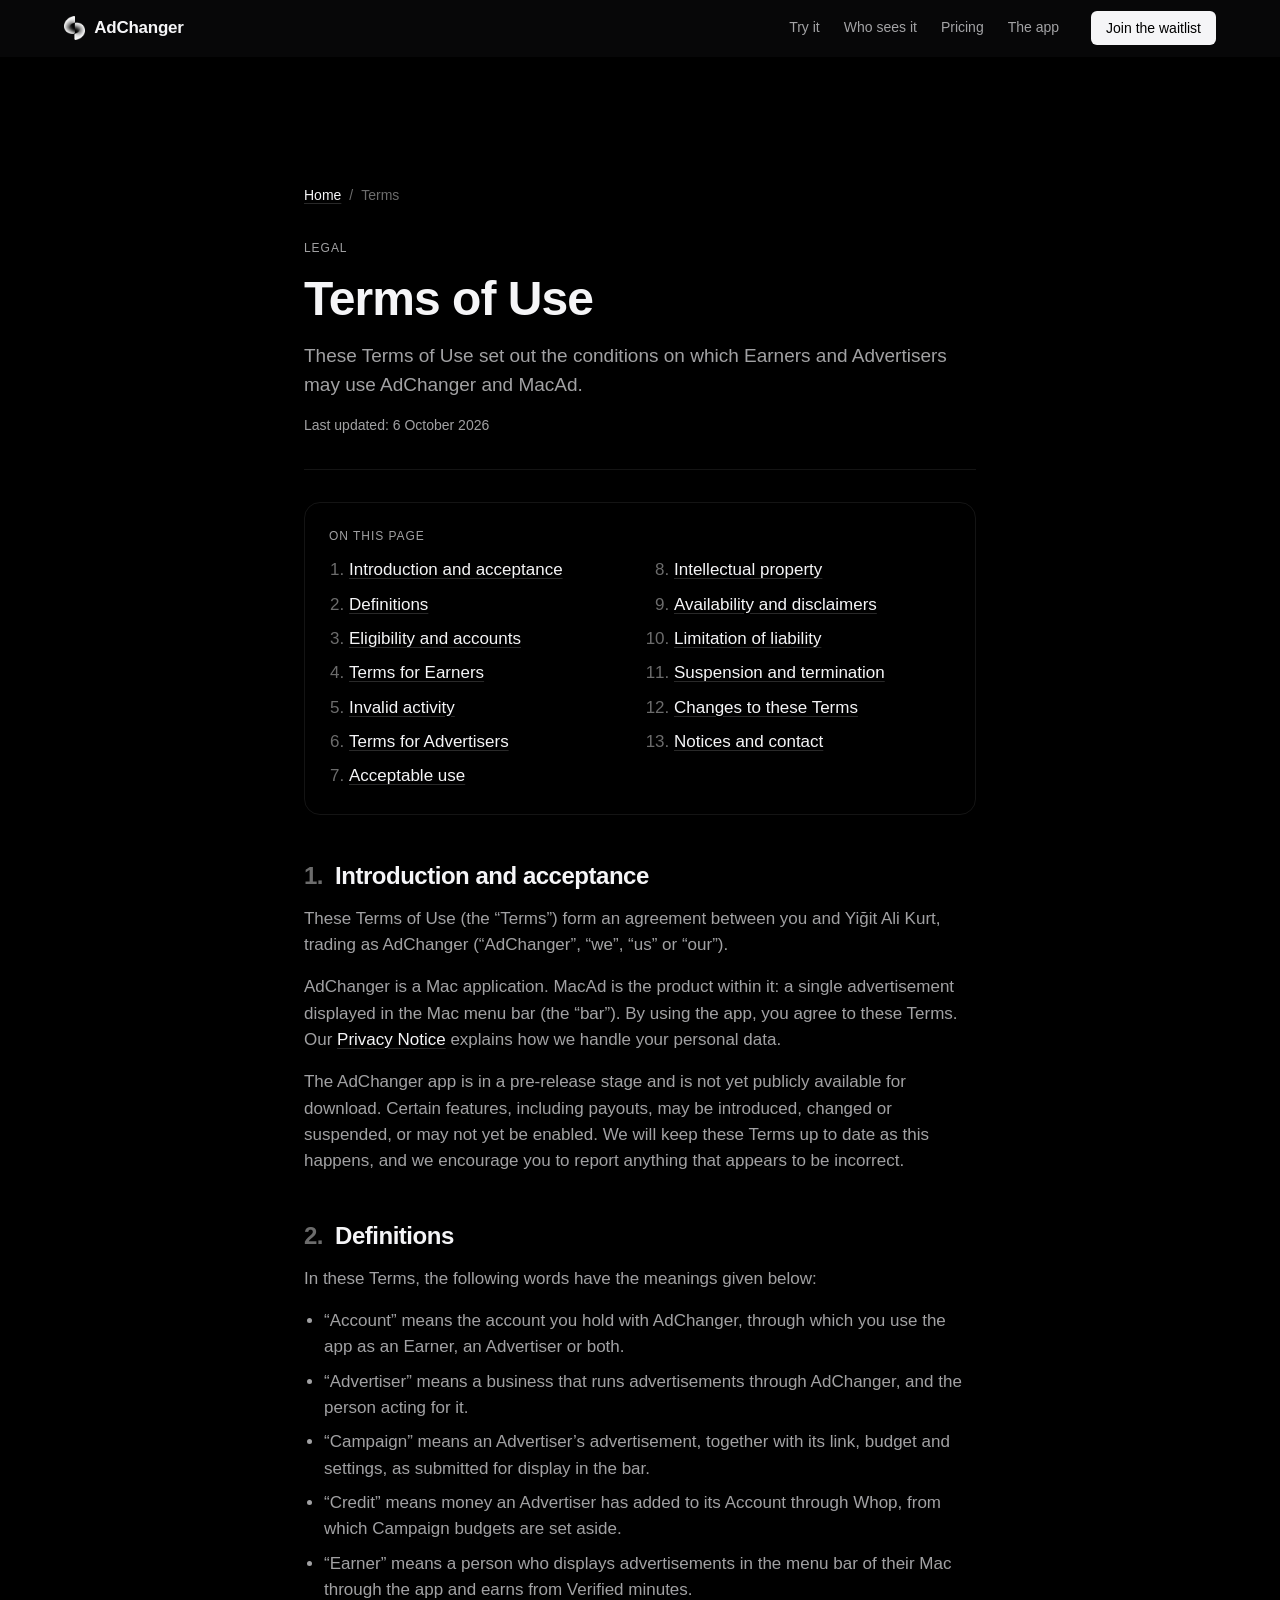
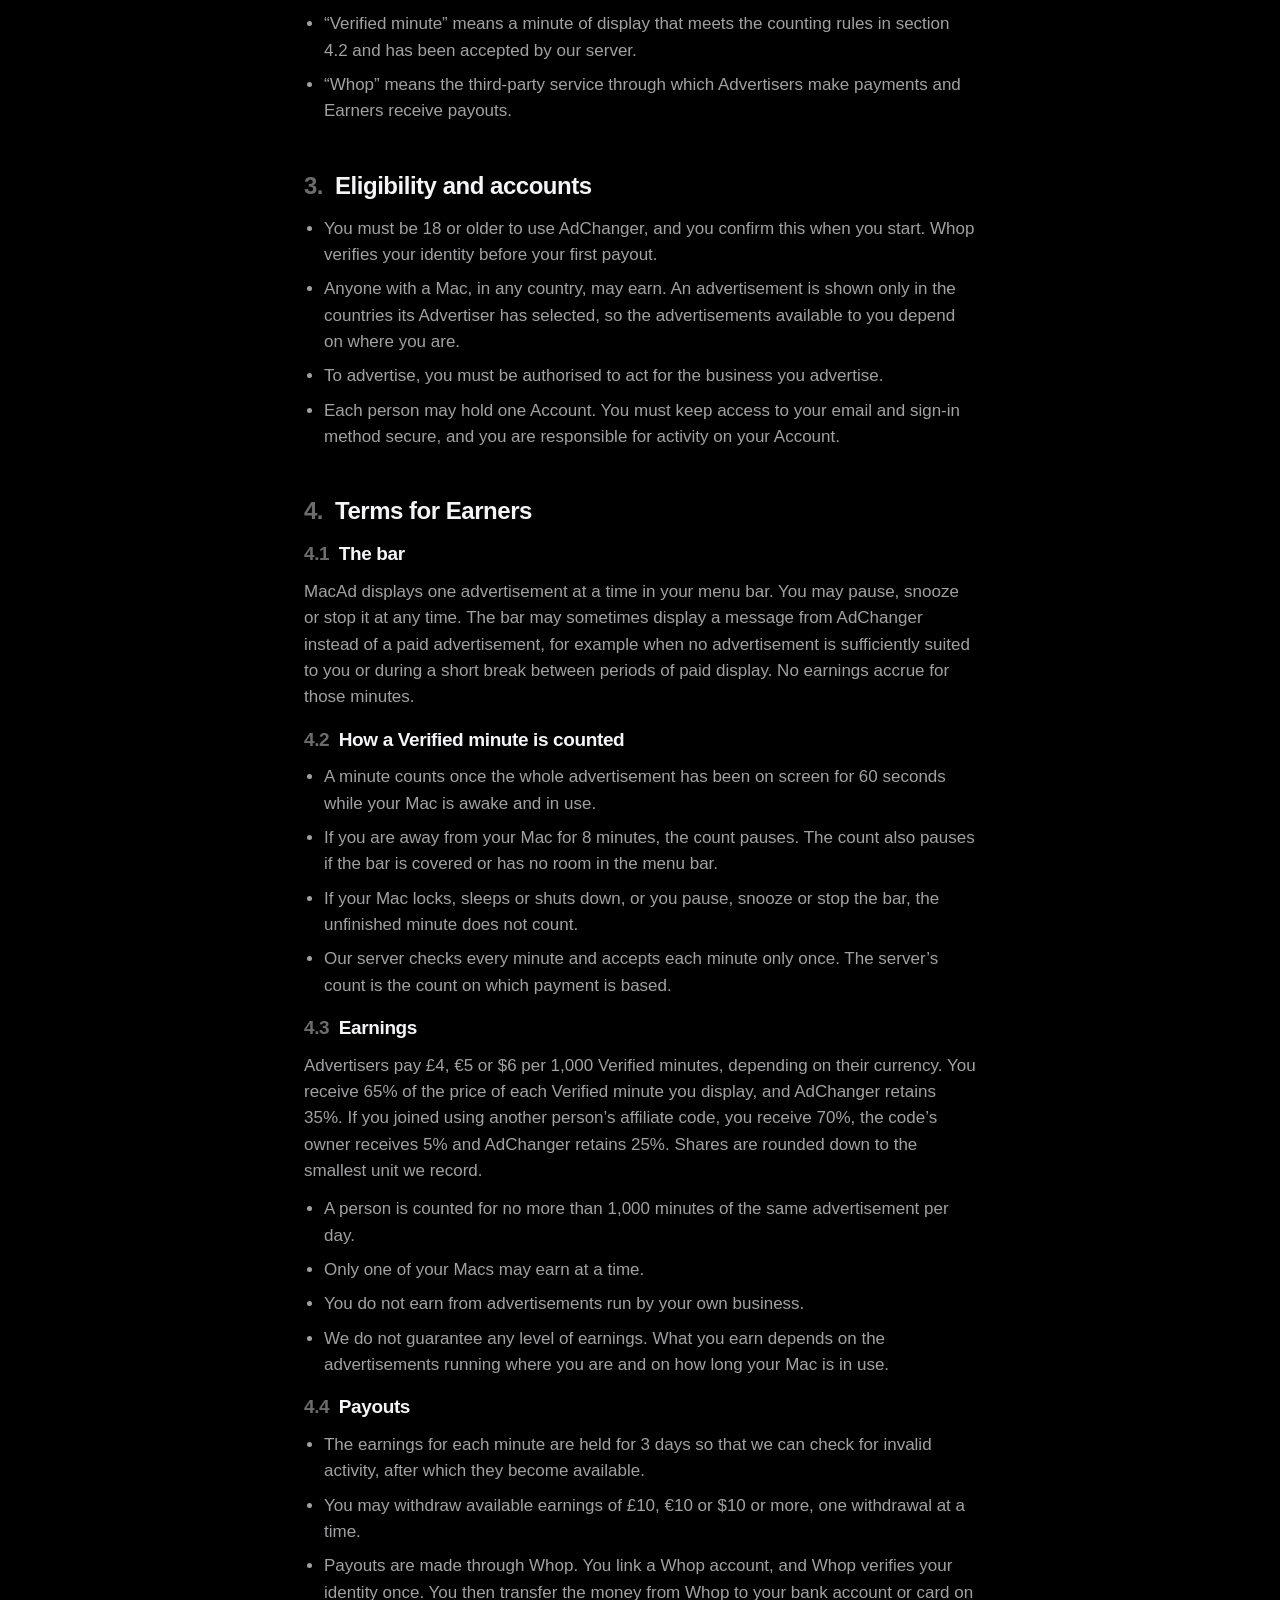
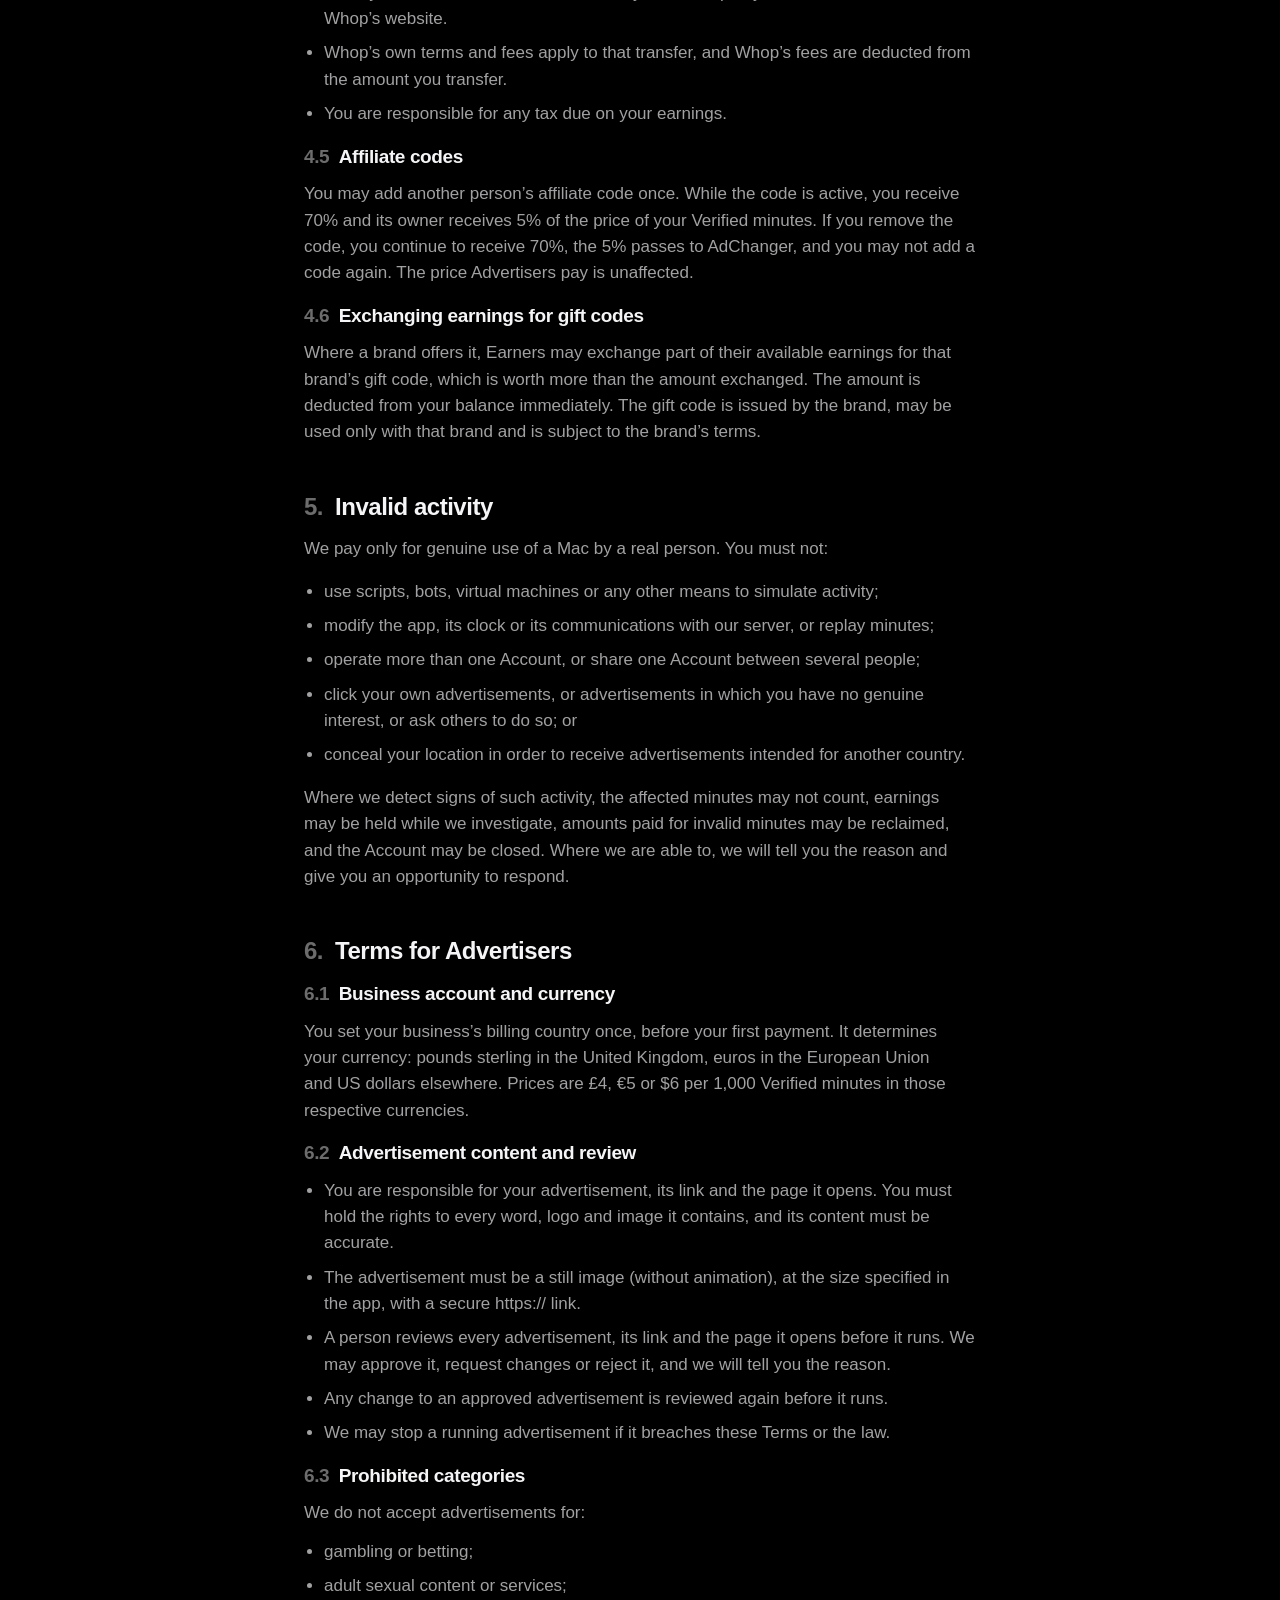
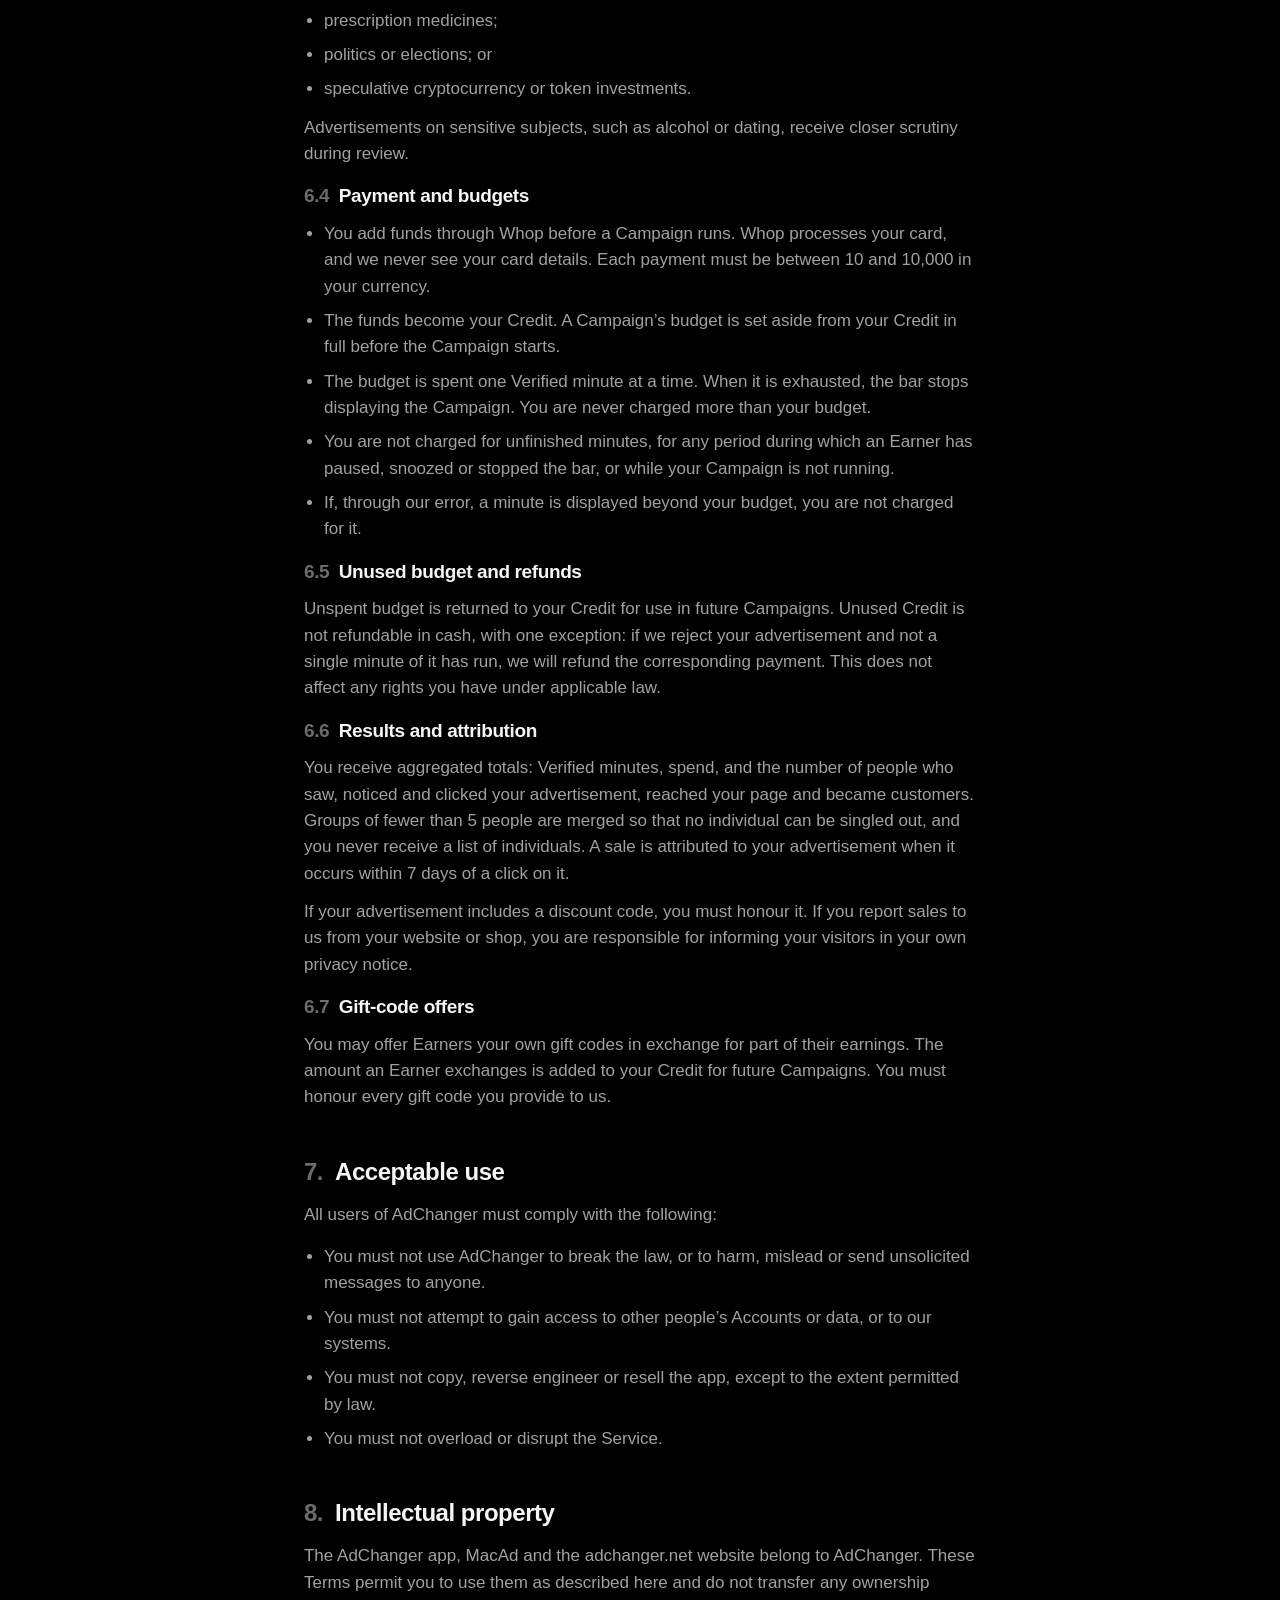
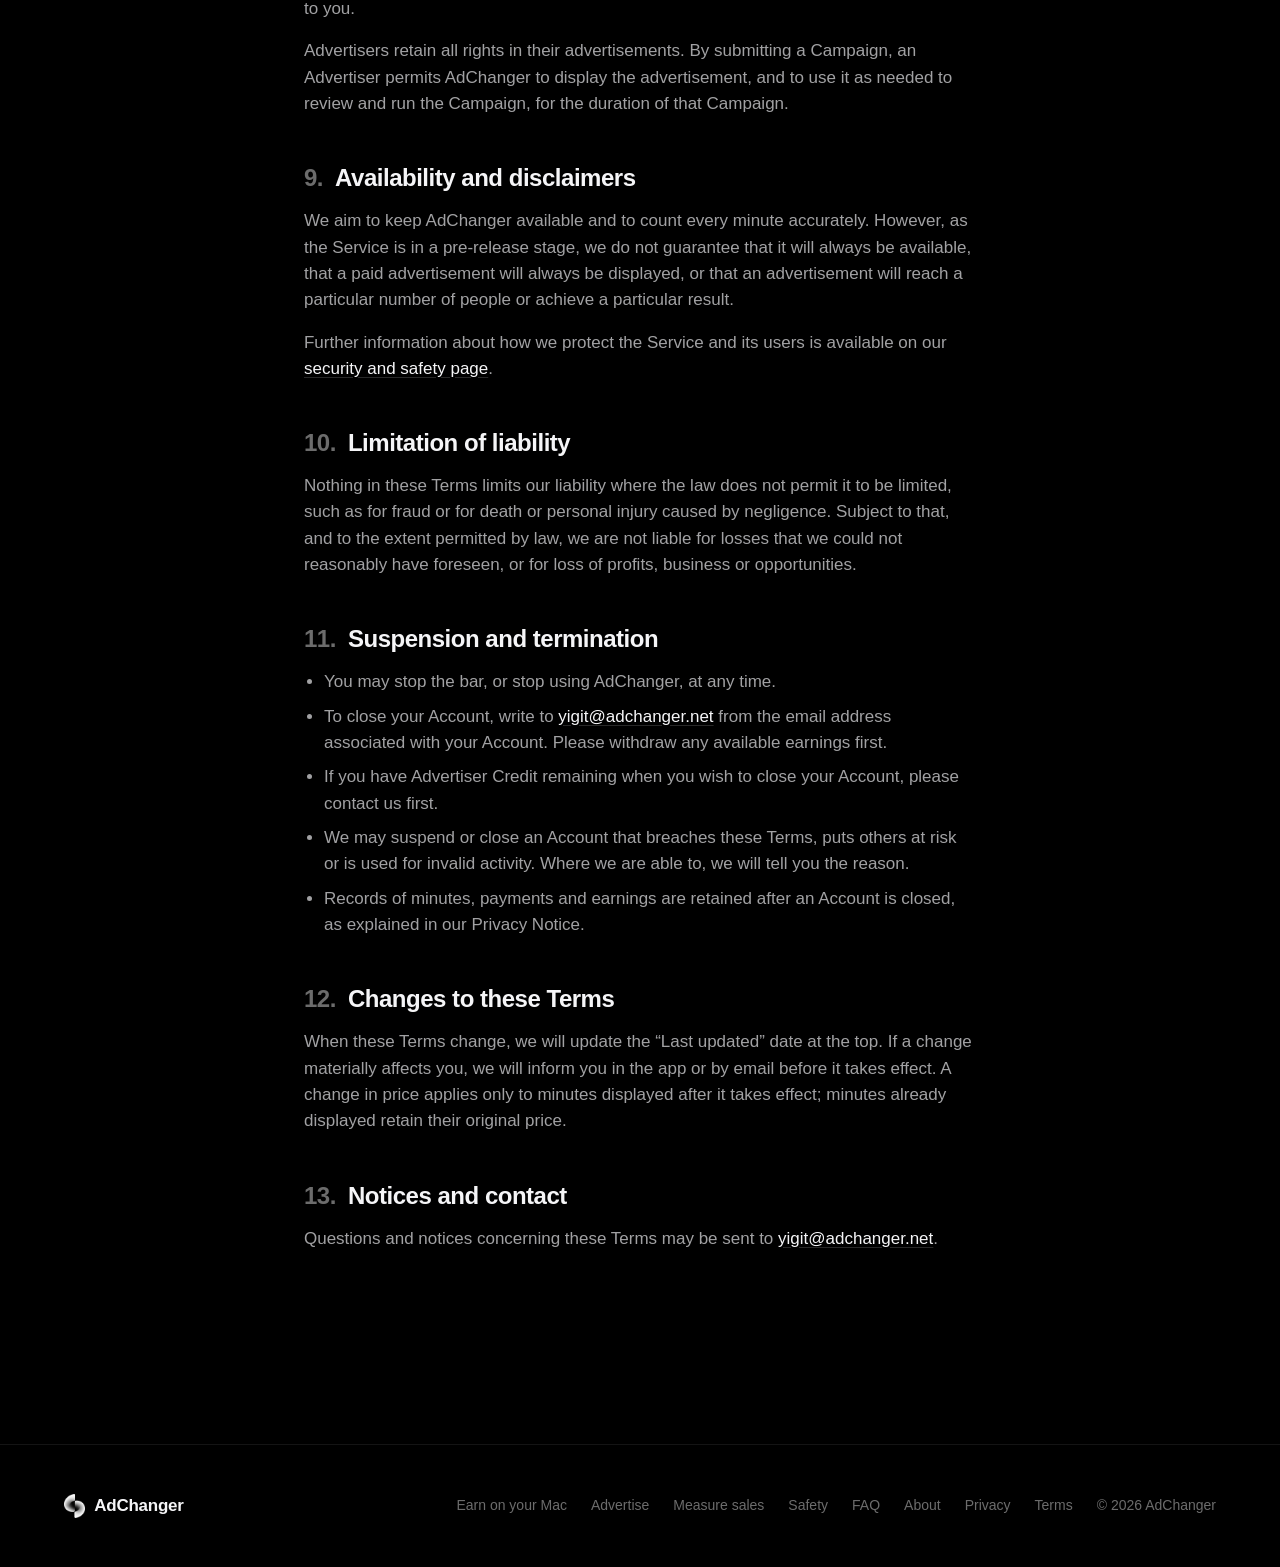
<file: terms.html>
<!DOCTYPE html><html lang="en-GB"><head><meta charSet="utf-8"/><meta name="viewport" content="width=device-width, initial-scale=1"/><link rel="stylesheet" href="/_next/static/chunks/3t2l9-1e_kfd4.css" data-precedence="next"/><link rel="preload" as="script" fetchPriority="low" href="/_next/static/chunks/3s6nzrbk-8mnv.js"/><script src="/_next/static/chunks/19mx3mg6lkumu.js" async=""></script><script src="/_next/static/chunks/3kmozkq6tgqnz.js" async=""></script><script src="/_next/static/chunks/1eh83f1trsv72.js" async=""></script><script src="/_next/static/chunks/turbopack-0ewssgmc2dw5s.js" async=""></script><script src="/_next/static/chunks/3fntmmi971322.js" async=""></script><script src="/_next/static/chunks/0-q-v4_mbfu19.js" async=""></script><script src="/_next/static/chunks/15qmzpprw47gu.js" async=""></script><script src="/_next/static/chunks/3r86wsry3wsb4.js" async=""></script><meta name="theme-color" content="#000000"/><meta name="color-scheme" content="dark"/><title>Terms of Use | AdChanger</title><meta name="description" content="The terms governing use of AdChanger and MacAd: eligibility, how verified minutes are counted and paid, advertiser payments, ad standards and refunds."/><meta name="keywords" content="AdChanger,MacAd,Mac menu bar ad,get paid to show ads on Mac,advertise on Mac,verified minute advertising"/><link rel="canonical" href="https://adchanger.net/terms"/><meta name="google-site-verification" content="8yyIk7ToY5FC8Zqg0zk3n5A7R0QVBRUJBYZy6PHDLxA"/><meta property="og:title" content="Terms of Use | AdChanger"/><meta property="og:description" content="The terms governing use of AdChanger and MacAd: eligibility, how verified minutes are counted and paid, advertiser payments, ad standards and refunds."/><meta property="og:url" content="https://adchanger.net/terms"/><meta property="og:site_name" content="AdChanger"/><meta property="og:locale" content="en_GB"/><meta property="og:type" content="article"/><meta name="twitter:card" content="summary_large_image"/><meta name="twitter:title" content="Terms of Use | AdChanger"/><meta name="twitter:description" content="The terms governing use of AdChanger and MacAd: eligibility, how verified minutes are counted and paid, advertiser payments, ad standards and refunds."/><link rel="icon" href="/favicon.ico?favicon.41wjr0k7-8p9p.ico" sizes="48x48" type="image/x-icon"/><link rel="icon" href="/icon.png?icon.1bfr6kqycistk.png" sizes="192x192" type="image/png"/><link rel="apple-touch-icon" href="/apple-icon.png?apple-icon.06wdrku8-lth7.png" sizes="180x180" type="image/png"/><script>document.documentElement.classList.add('js');if(new URLSearchParams(location.search).get('for')==='earner')document.documentElement.dataset.side='earner'</script><script type="application/ld+json">{"@context":"https://schema.org","@type":"Organization","@id":"https://adchanger.net/#organization","name":"AdChanger","url":"https://adchanger.net","logo":{"@type":"ImageObject","url":"https://adchanger.net/brand/adchanger-logo.png","width":512,"height":512},"email":"yigit@adchanger.net","foundingDate":"2026-09","foundingLocation":{"@type":"Place","name":"Istanbul, Türkiye"},"founder":{"@type":"Person","name":"Yiğit Ali Kurt"},"contactPoint":{"@type":"ContactPoint","email":"yigit@adchanger.net","contactType":"customer support","availableLanguage":["English","Turkish"]},"description":"AdChanger is a bootstrapped advertising startup founded in September 2026, building a native macOS platform around a new menu-bar ad surface. Its first product is MacAd."}</script><script type="application/ld+json">{"@context":"https://schema.org","@type":"WebSite","@id":"https://adchanger.net/#website","name":"AdChanger","url":"https://adchanger.net","description":"MacAd puts one small ad in the Mac menu bar. Brands pay £4 per 1,000 verified minutes and Mac users keep 65% for showing it. It never sees your screen.","inLanguage":"en-GB","publisher":{"@id":"https://adchanger.net/#organization"}}</script><script type="application/ld+json">{"@context":"https://schema.org","@type":"SoftwareApplication","@id":"https://adchanger.net/#app","name":"AdChanger","alternateName":"AdChanger for Mac","operatingSystem":"macOS 12 or later","applicationCategory":"BusinessApplication","applicationSubCategory":"Advertising","url":"https://adchanger.net","publisher":{"@id":"https://adchanger.net/#organization"},"isAccessibleForFree":true,"featureList":["MacAd: one small, quiet ad in the Mac menu bar that pays the person who shows it","Paid per verified minute: an ad counts after 60 seconds on screen while the Mac is in use","Advertisers pay £4, €5 or $6 per 1,000 verified minutes; 65% goes to the person showing the ad and 35% to AdChanger","Never sees the screen, keystrokes, microphone, camera, app contents or browsing history","Payments go through Whop (Stripe, Wise and PayPal coming soon); AdChanger never sees card details","A person reviews every ad before it runs"],"description":"MacAd puts one small ad in the Mac menu bar. Brands pay £4 per 1,000 verified minutes and Mac users keep 65% for showing it. It never sees your screen."}</script><script src="/_next/static/chunks/0cz1d0mv5g_q7.js" noModule=""></script></head><body><div hidden=""><!--$--><!--/$--></div><a class="skip-link" href="#main">Skip to content</a><header class="site-header" data-site-header="true"><div class="container site-header__inner"><a aria-label="AdChanger home" class="brand" href="/"><img alt="" loading="lazy" width="21" height="24" decoding="async" data-nimg="1" class="brand__mark" style="color:transparent;height:24px" src="/brand/adchanger-mark.webp"/><span class="brand__name">AdChanger</span></a><div class="site-header__nav"><nav class="site-header__links" aria-label="Sections"><a class="site-header__link" href="/#try">Try it</a><a class="site-header__link" href="/#reach" data-only="advertiser">Who sees it</a><a class="site-header__link" href="/#how" data-only="advertiser">Pricing</a><a class="site-header__link" href="/#results" data-only="advertiser">The app</a><a class="site-header__link" href="/#earn" data-only="earner">What you earn</a><a class="site-header__link" href="/#app" data-only="earner">The app</a><a class="site-header__link" href="/#privacy" data-only="earner">Privacy</a></nav><a class="button button--primary button--small" href="mailto:yigit@adchanger.net?subject=Waitlist%3A%20Download%20for%20Mac" title="Opens an email. We write back when the download is ready.">Join the waitlist</a></div></div></header><main id="main"><script type="application/ld+json">{"@context":"https://schema.org","@type":"WebPage","@id":"https://adchanger.net/terms#page","url":"https://adchanger.net/terms","name":"Terms of Use | AdChanger","headline":"Terms of Use","description":"The terms governing use of AdChanger and MacAd: eligibility, how verified minutes are counted and paid, advertiser payments, ad standards and refunds.","inLanguage":"en-GB","dateModified":"2026-10-06","isPartOf":{"@id":"https://adchanger.net/#website"},"publisher":{"@id":"https://adchanger.net/#organization"},"about":{"@id":"https://adchanger.net/#organization"}}</script><script type="application/ld+json">{"@context":"https://schema.org","@type":"BreadcrumbList","itemListElement":[{"@type":"ListItem","position":1,"name":"Home","item":"https://adchanger.net"},{"@type":"ListItem","position":2,"name":"Terms","item":"https://adchanger.net/terms"}]}</script><section class="section"><div class="container reading-page article"><nav class="article__crumbs" aria-label="Breadcrumb"><a href="/">Home</a><span aria-hidden="true">/</span><span aria-current="page">Terms</span></nav><header class="article__head"><p class="eyebrow">Legal</p><h1>Terms of Use</h1><p class="lead"><span>These Terms of Use set out the conditions on which Earners and Advertisers may use AdChanger and MacAd.</span></p><p class="article__meta">Last updated: <time dateTime="2026-10-06">6 October 2026</time></p></header><nav class="article__contents" aria-label="On this page"><p class="article__contents-title">On this page</p><ol><li><a href="#introduction-and-acceptance">Introduction and acceptance</a></li><li><a href="#definitions">Definitions</a></li><li><a href="#eligibility-and-accounts">Eligibility and accounts</a></li><li><a href="#terms-for-earners">Terms for Earners</a></li><li><a href="#invalid-activity">Invalid activity</a></li><li><a href="#terms-for-advertisers">Terms for Advertisers</a></li><li><a href="#acceptable-use">Acceptable use</a></li><li><a href="#intellectual-property">Intellectual property</a></li><li><a href="#availability-and-disclaimers">Availability and disclaimers</a></li><li><a href="#limitation-of-liability">Limitation of liability</a></li><li><a href="#suspension-and-termination">Suspension and termination</a></li><li><a href="#changes-to-these-terms">Changes to these Terms</a></li><li><a href="#notices-and-contact">Notices and contact</a></li></ol></nav><section class="article__section" id="introduction-and-acceptance" aria-labelledby="introduction-and-acceptance-title"><h2 id="introduction-and-acceptance-title"><span class="article__number">1<!-- -->.</span>Introduction and acceptance</h2><p><span>These Terms of Use (the “Terms”) form an agreement between you and Yiğit Ali Kurt, trading as AdChanger (“AdChanger”, “we”, “us” or “our”).</span></p><p><span>AdChanger is a Mac application. MacAd is the product within it: a single advertisement displayed in the Mac menu bar (the “bar”). By using the app, you agree to these Terms. Our </span><a href="/privacy">Privacy Notice</a><span> explains how we handle your personal data.</span></p><p><span>The AdChanger app is in a pre-release stage and is not yet publicly available for download. Certain features, including payouts, may be introduced, changed or suspended, or may not yet be enabled. We will keep these Terms up to date as this happens, and we encourage you to report anything that appears to be incorrect.</span></p></section><section class="article__section" id="definitions" aria-labelledby="definitions-title"><h2 id="definitions-title"><span class="article__number">2<!-- -->.</span>Definitions</h2><p><span>In these Terms, the following words have the meanings given below:</span></p><ul class="article__list"><li><span>“Account” means the account you hold with AdChanger, through which you use the app as an Earner, an Advertiser or both.</span></li><li><span>“Advertiser” means a business that runs advertisements through AdChanger, and the person acting for it.</span></li><li><span>“Campaign” means an Advertiser’s advertisement, together with its link, budget and settings, as submitted for display in the bar.</span></li><li><span>“Credit” means money an Advertiser has added to its Account through Whop, from which Campaign budgets are set aside.</span></li><li><span>“Earner” means a person who displays advertisements in the menu bar of their Mac through the app and earns from Verified minutes.</span></li><li><span>“Verified minute” means a minute of display that meets the counting rules in section 4.2 and has been accepted by our server.</span></li><li><span>“Whop” means the third-party service through which Advertisers make payments and Earners receive payouts.</span></li></ul></section><section class="article__section" id="eligibility-and-accounts" aria-labelledby="eligibility-and-accounts-title"><h2 id="eligibility-and-accounts-title"><span class="article__number">3<!-- -->.</span>Eligibility and accounts</h2><ul class="article__list"><li><span>You must be 18 or older to use AdChanger, and you confirm this when you start. Whop verifies your identity before your first payout.</span></li><li><span>Anyone with a Mac, in any country, may earn. An advertisement is shown only in the countries its Advertiser has selected, so the advertisements available to you depend on where you are.</span></li><li><span>To advertise, you must be authorised to act for the business you advertise.</span></li><li><span>Each person may hold one Account. You must keep access to your email and sign-in method secure, and you are responsible for activity on your Account.</span></li></ul></section><section class="article__section" id="terms-for-earners" aria-labelledby="terms-for-earners-title"><h2 id="terms-for-earners-title"><span class="article__number">4<!-- -->.</span>Terms for Earners</h2><div class="article__sub"><h3><span class="article__number">4<!-- -->.<!-- -->1</span>The bar</h3><p><span>MacAd displays one advertisement at a time in your menu bar. You may pause, snooze or stop it at any time. The bar may sometimes display a message from AdChanger instead of a paid advertisement, for example when no advertisement is sufficiently suited to you or during a short break between periods of paid display. No earnings accrue for those minutes.</span></p></div><div class="article__sub"><h3><span class="article__number">4<!-- -->.<!-- -->2</span>How a Verified minute is counted</h3><ul class="article__list"><li><span>A minute counts once the whole advertisement has been on screen for 60 seconds while your Mac is awake and in use.</span></li><li><span>If you are away from your Mac for 8 minutes, the count pauses. The count also pauses if the bar is covered or has no room in the menu bar.</span></li><li><span>If your Mac locks, sleeps or shuts down, or you pause, snooze or stop the bar, the unfinished minute does not count.</span></li><li><span>Our server checks every minute and accepts each minute only once. The server’s count is the count on which payment is based.</span></li></ul></div><div class="article__sub"><h3><span class="article__number">4<!-- -->.<!-- -->3</span>Earnings</h3><p><span>Advertisers pay £4, €5 or $6 per 1,000 Verified minutes, depending on their currency. You receive 65% of the price of each Verified minute you display, and AdChanger retains 35%. If you joined using another person’s affiliate code, you receive 70%, the code’s owner receives 5% and AdChanger retains 25%. Shares are rounded down to the smallest unit we record.</span></p><ul class="article__list"><li><span>A person is counted for no more than 1,000 minutes of the same advertisement per day.</span></li><li><span>Only one of your Macs may earn at a time.</span></li><li><span>You do not earn from advertisements run by your own business.</span></li><li><span>We do not guarantee any level of earnings. What you earn depends on the advertisements running where you are and on how long your Mac is in use.</span></li></ul></div><div class="article__sub"><h3><span class="article__number">4<!-- -->.<!-- -->4</span>Payouts</h3><ul class="article__list"><li><span>The earnings for each minute are held for 3 days so that we can check for invalid activity, after which they become available.</span></li><li><span>You may withdraw available earnings of £10, €10 or $10 or more, one withdrawal at a time.</span></li><li><span>Payouts are made through Whop. You link a Whop account, and Whop verifies your identity once. You then transfer the money from Whop to your bank account or card on Whop’s website.</span></li><li><span>Whop’s own terms and fees apply to that transfer, and Whop’s fees are deducted from the amount you transfer.</span></li><li><span>You are responsible for any tax due on your earnings.</span></li></ul></div><div class="article__sub"><h3><span class="article__number">4<!-- -->.<!-- -->5</span>Affiliate codes</h3><p><span>You may add another person’s affiliate code once. While the code is active, you receive 70% and its owner receives 5% of the price of your Verified minutes. If you remove the code, you continue to receive 70%, the 5% passes to AdChanger, and you may not add a code again. The price Advertisers pay is unaffected.</span></p></div><div class="article__sub"><h3><span class="article__number">4<!-- -->.<!-- -->6</span>Exchanging earnings for gift codes</h3><p><span>Where a brand offers it, Earners may exchange part of their available earnings for that brand’s gift code, which is worth more than the amount exchanged. The amount is deducted from your balance immediately. The gift code is issued by the brand, may be used only with that brand and is subject to the brand’s terms.</span></p></div></section><section class="article__section" id="invalid-activity" aria-labelledby="invalid-activity-title"><h2 id="invalid-activity-title"><span class="article__number">5<!-- -->.</span>Invalid activity</h2><p><span>We pay only for genuine use of a Mac by a real person. You must not:</span></p><ul class="article__list"><li><span>use scripts, bots, virtual machines or any other means to simulate activity;</span></li><li><span>modify the app, its clock or its communications with our server, or replay minutes;</span></li><li><span>operate more than one Account, or share one Account between several people;</span></li><li><span>click your own advertisements, or advertisements in which you have no genuine interest, or ask others to do so; or</span></li><li><span>conceal your location in order to receive advertisements intended for another country.</span></li></ul><p><span>Where we detect signs of such activity, the affected minutes may not count, earnings may be held while we investigate, amounts paid for invalid minutes may be reclaimed, and the Account may be closed. Where we are able to, we will tell you the reason and give you an opportunity to respond.</span></p></section><section class="article__section" id="terms-for-advertisers" aria-labelledby="terms-for-advertisers-title"><h2 id="terms-for-advertisers-title"><span class="article__number">6<!-- -->.</span>Terms for Advertisers</h2><div class="article__sub"><h3><span class="article__number">6<!-- -->.<!-- -->1</span>Business account and currency</h3><p><span>You set your business’s billing country once, before your first payment. It determines your currency: pounds sterling in the United Kingdom, euros in the European Union and US dollars elsewhere. Prices are £4, €5 or $6 per 1,000 Verified minutes in those respective currencies.</span></p></div><div class="article__sub"><h3><span class="article__number">6<!-- -->.<!-- -->2</span>Advertisement content and review</h3><ul class="article__list"><li><span>You are responsible for your advertisement, its link and the page it opens. You must hold the rights to every word, logo and image it contains, and its content must be accurate.</span></li><li><span>The advertisement must be a still image (without animation), at the size specified in the app, with a secure https:// link.</span></li><li><span>A person reviews every advertisement, its link and the page it opens before it runs. We may approve it, request changes or reject it, and we will tell you the reason.</span></li><li><span>Any change to an approved advertisement is reviewed again before it runs.</span></li><li><span>We may stop a running advertisement if it breaches these Terms or the law.</span></li></ul></div><div class="article__sub"><h3><span class="article__number">6<!-- -->.<!-- -->3</span>Prohibited categories</h3><p><span>We do not accept advertisements for:</span></p><ul class="article__list"><li><span>gambling or betting;</span></li><li><span>adult sexual content or services;</span></li><li><span>prescription medicines;</span></li><li><span>politics or elections; or</span></li><li><span>speculative cryptocurrency or token investments.</span></li></ul><p><span>Advertisements on sensitive subjects, such as alcohol or dating, receive closer scrutiny during review.</span></p></div><div class="article__sub"><h3><span class="article__number">6<!-- -->.<!-- -->4</span>Payment and budgets</h3><ul class="article__list"><li><span>You add funds through Whop before a Campaign runs. Whop processes your card, and we never see your card details. Each payment must be between 10 and 10,000 in your currency.</span></li><li><span>The funds become your Credit. A Campaign’s budget is set aside from your Credit in full before the Campaign starts.</span></li><li><span>The budget is spent one Verified minute at a time. When it is exhausted, the bar stops displaying the Campaign. You are never charged more than your budget.</span></li><li><span>You are not charged for unfinished minutes, for any period during which an Earner has paused, snoozed or stopped the bar, or while your Campaign is not running.</span></li><li><span>If, through our error, a minute is displayed beyond your budget, you are not charged for it.</span></li></ul></div><div class="article__sub"><h3><span class="article__number">6<!-- -->.<!-- -->5</span>Unused budget and refunds</h3><p><span>Unspent budget is returned to your Credit for use in future Campaigns. Unused Credit is not refundable in cash, with one exception: if we reject your advertisement and not a single minute of it has run, we will refund the corresponding payment. This does not affect any rights you have under applicable law.</span></p></div><div class="article__sub"><h3><span class="article__number">6<!-- -->.<!-- -->6</span>Results and attribution</h3><p><span>You receive aggregated totals: Verified minutes, spend, and the number of people who saw, noticed and clicked your advertisement, reached your page and became customers. Groups of fewer than 5 people are merged so that no individual can be singled out, and you never receive a list of individuals. A sale is attributed to your advertisement when it occurs within 7 days of a click on it.</span></p><p><span>If your advertisement includes a discount code, you must honour it. If you report sales to us from your website or shop, you are responsible for informing your visitors in your own privacy notice.</span></p></div><div class="article__sub"><h3><span class="article__number">6<!-- -->.<!-- -->7</span>Gift-code offers</h3><p><span>You may offer Earners your own gift codes in exchange for part of their earnings. The amount an Earner exchanges is added to your Credit for future Campaigns. You must honour every gift code you provide to us.</span></p></div></section><section class="article__section" id="acceptable-use" aria-labelledby="acceptable-use-title"><h2 id="acceptable-use-title"><span class="article__number">7<!-- -->.</span>Acceptable use</h2><p><span>All users of AdChanger must comply with the following:</span></p><ul class="article__list"><li><span>You must not use AdChanger to break the law, or to harm, mislead or send unsolicited messages to anyone.</span></li><li><span>You must not attempt to gain access to other people’s Accounts or data, or to our systems.</span></li><li><span>You must not copy, reverse engineer or resell the app, except to the extent permitted by law.</span></li><li><span>You must not overload or disrupt the Service.</span></li></ul></section><section class="article__section" id="intellectual-property" aria-labelledby="intellectual-property-title"><h2 id="intellectual-property-title"><span class="article__number">8<!-- -->.</span>Intellectual property</h2><p><span>The AdChanger app, MacAd and the adchanger.net website belong to AdChanger. These Terms permit you to use them as described here and do not transfer any ownership to you.</span></p><p><span>Advertisers retain all rights in their advertisements. By submitting a Campaign, an Advertiser permits AdChanger to display the advertisement, and to use it as needed to review and run the Campaign, for the duration of that Campaign.</span></p></section><section class="article__section" id="availability-and-disclaimers" aria-labelledby="availability-and-disclaimers-title"><h2 id="availability-and-disclaimers-title"><span class="article__number">9<!-- -->.</span>Availability and disclaimers</h2><p><span>We aim to keep AdChanger available and to count every minute accurately. However, as the Service is in a pre-release stage, we do not guarantee that it will always be available, that a paid advertisement will always be displayed, or that an advertisement will reach a particular number of people or achieve a particular result.</span></p><p><span>Further information about how we protect the Service and its users is available on our </span><a href="/safety">security and safety page</a><span>.</span></p></section><section class="article__section" id="limitation-of-liability" aria-labelledby="limitation-of-liability-title"><h2 id="limitation-of-liability-title"><span class="article__number">10<!-- -->.</span>Limitation of liability</h2><p><span>Nothing in these Terms limits our liability where the law does not permit it to be limited, such as for fraud or for death or personal injury caused by negligence. Subject to that, and to the extent permitted by law, we are not liable for losses that we could not reasonably have foreseen, or for loss of profits, business or opportunities.</span></p></section><section class="article__section" id="suspension-and-termination" aria-labelledby="suspension-and-termination-title"><h2 id="suspension-and-termination-title"><span class="article__number">11<!-- -->.</span>Suspension and termination</h2><ul class="article__list"><li><span>You may stop the bar, or stop using AdChanger, at any time.</span></li><li><span>To close your Account, write to </span><a href="mailto:yigit@adchanger.net">yigit@adchanger.net</a><span> from the email address associated with your Account. Please withdraw any available earnings first.</span></li><li><span>If you have Advertiser Credit remaining when you wish to close your Account, please contact us first.</span></li><li><span>We may suspend or close an Account that breaches these Terms, puts others at risk or is used for invalid activity. Where we are able to, we will tell you the reason.</span></li><li><span>Records of minutes, payments and earnings are retained after an Account is closed, as explained in our Privacy Notice.</span></li></ul></section><section class="article__section" id="changes-to-these-terms" aria-labelledby="changes-to-these-terms-title"><h2 id="changes-to-these-terms-title"><span class="article__number">12<!-- -->.</span>Changes to these Terms</h2><p><span>When these Terms change, we will update the “Last updated” date at the top. If a change materially affects you, we will inform you in the app or by email before it takes effect. A change in price applies only to minutes displayed after it takes effect; minutes already displayed retain their original price.</span></p></section><section class="article__section" id="notices-and-contact" aria-labelledby="notices-and-contact-title"><h2 id="notices-and-contact-title"><span class="article__number">13<!-- -->.</span>Notices and contact</h2><p><span>Questions and notices concerning these Terms may be sent to </span><a href="mailto:yigit@adchanger.net">yigit@adchanger.net</a><span>.</span></p></section></div></section></main><footer class="site-footer"><div class="container site-footer__inner"><a aria-label="AdChanger home" class="brand" href="/"><img alt="" loading="lazy" width="21" height="24" decoding="async" data-nimg="1" class="brand__mark" style="color:transparent;height:24px" src="/brand/adchanger-mark.webp"/><span class="brand__name">AdChanger</span></a><nav class="site-footer__links" aria-label="Footer"><a class="site-footer__link" href="/earn-money-on-mac">Earn on your Mac</a><a class="site-footer__link" href="/advertise">Advertise</a><a class="site-footer__link" href="/measure">Measure sales</a><a class="site-footer__link" href="/safety">Safety</a><a class="site-footer__link" href="/faq">FAQ</a><a class="site-footer__link" href="/about">About</a><a class="site-footer__link" href="/privacy">Privacy</a><a class="site-footer__link" href="/terms">Terms</a><span>© <!-- -->2026<!-- --> AdChanger</span></nav></div></footer><!--$--><!--/$--><script src="/_next/static/chunks/3s6nzrbk-8mnv.js" id="_R_" async=""></script><script>(self.__next_f=self.__next_f||[]).push([0])</script><script>self.__next_f.push([1,"1:\"$Sreact.fragment\"\n3:I[39756,[\"/_next/static/chunks/3fntmmi971322.js\"],\"default\"]\n4:I[71653,[\"/_next/static/chunks/3fntmmi971322.js\",\"/_next/static/chunks/0-q-v4_mbfu19.js\",\"/_next/static/chunks/15qmzpprw47gu.js\"],\"default\"]\n5:I[37457,[\"/_next/static/chunks/3fntmmi971322.js\"],\"default\"]\ne:I[68027,[\"/_next/static/chunks/3fntmmi971322.js\"],\"default\",1]\n:HL[\"/_next/static/chunks/3t2l9-1e_kfd4.css\",\"style\"]\n2:T44f,{\"@context\":\"https://schema.org\",\"@type\":\"SoftwareApplication\",\"@id\":\"https://adchanger.net/#app\",\"name\":\"AdChanger\",\"alternateName\":\"AdChanger for Mac\",\"operatingSystem\":\"macOS 12 or later\",\"applicationCategory\":\"BusinessApplication\",\"applicationSubCategory\":\"Advertising\",\"url\":\"https://adchanger.net\",\"publisher\":{\"@id\":\"https://adchanger.net/#organization\"},\"isAccessibleForFree\":true,\"featureList\":[\"MacAd: one small, quiet ad in the Mac menu bar that pays the person who shows it\",\"Paid per verified minute: an ad counts after 60 seconds on screen while the Mac is in use\",\"Advertisers pay £4, €5 or $6 per 1,000 verified minutes; 65% goes to the person showing the ad and 35% to AdChanger\",\"Never sees the screen, keystrokes, microphone, camera, app contents or browsing history\",\"Payments go through Whop (Stripe, Wise and PayPal coming soon); AdChanger never sees card details\",\"A person reviews every ad before it runs\"],\"description\":\"MacAd puts one small ad in the Mac menu bar. Brands pay £4 per 1,000 verified minutes and Mac users keep 65% for showing it. It never sees your screen.\"}c:X\n"])</script><script>self.__next_f.push([1,"0:{\"P\":null,\"c\":[\"\",\"terms\"],\"q\":\"\",\"i\":false,\"f\":[[[\"\",{\"children\":[\"terms\",{\"children\":[\"__PAGE__\",{},\"$undefined\",\"$undefined\",4608]},\"$undefined\",\"$undefined\",4608]},\"$undefined\",\"$undefined\",4624],[[\"$\",\"$1\",\"c\",{\"children\":[[[\"$\",\"link\",\"0\",{\"rel\":\"stylesheet\",\"href\":\"/_next/static/chunks/3t2l9-1e_kfd4.css\",\"precedence\":\"next\",\"crossOrigin\":\"$undefined\",\"nonce\":\"$undefined\"}],[\"$\",\"script\",\"script-0\",{\"src\":\"/_next/static/chunks/3fntmmi971322.js\",\"async\":true,\"nonce\":\"$undefined\"}]],[\"$\",\"html\",null,{\"lang\":\"en-GB\",\"suppressHydrationWarning\":true,\"children\":[[\"$\",\"head\",null,{\"children\":[[\"$\",\"script\",null,{\"dangerouslySetInnerHTML\":{\"__html\":\"document.documentElement.classList.add('js');if(new URLSearchParams(location.search).get('for')==='earner')document.documentElement.dataset.side='earner'\"}}],[\"$\",\"script\",null,{\"type\":\"application/ld+json\",\"dangerouslySetInnerHTML\":{\"__html\":\"{\\\"@context\\\":\\\"https://schema.org\\\",\\\"@type\\\":\\\"Organization\\\",\\\"@id\\\":\\\"https://adchanger.net/#organization\\\",\\\"name\\\":\\\"AdChanger\\\",\\\"url\\\":\\\"https://adchanger.net\\\",\\\"logo\\\":{\\\"@type\\\":\\\"ImageObject\\\",\\\"url\\\":\\\"https://adchanger.net/brand/adchanger-logo.png\\\",\\\"width\\\":512,\\\"height\\\":512},\\\"email\\\":\\\"yigit@adchanger.net\\\",\\\"foundingDate\\\":\\\"2026-09\\\",\\\"foundingLocation\\\":{\\\"@type\\\":\\\"Place\\\",\\\"name\\\":\\\"Istanbul, Türkiye\\\"},\\\"founder\\\":{\\\"@type\\\":\\\"Person\\\",\\\"name\\\":\\\"Yiğit Ali Kurt\\\"},\\\"contactPoint\\\":{\\\"@type\\\":\\\"ContactPoint\\\",\\\"email\\\":\\\"yigit@adchanger.net\\\",\\\"contactType\\\":\\\"customer support\\\",\\\"availableLanguage\\\":[\\\"English\\\",\\\"Turkish\\\"]},\\\"description\\\":\\\"AdChanger is a bootstrapped advertising startup founded in September 2026, building a native macOS platform around a new menu-bar ad surface. Its first product is MacAd.\\\"}\"}}],[\"$\",\"script\",null,{\"type\":\"application/ld+json\",\"dangerouslySetInnerHTML\":{\"__html\":\"{\\\"@context\\\":\\\"https://schema.org\\\",\\\"@type\\\":\\\"WebSite\\\",\\\"@id\\\":\\\"https://adchanger.net/#website\\\",\\\"name\\\":\\\"AdChanger\\\",\\\"url\\\":\\\"https://adchanger.net\\\",\\\"description\\\":\\\"MacAd puts one small ad in the Mac menu bar. Brands pay £4 per 1,000 verified minutes and Mac users keep 65% for showing it. It never sees your screen.\\\",\\\"inLanguage\\\":\\\"en-GB\\\",\\\"publisher\\\":{\\\"@id\\\":\\\"https://adchanger.net/#organization\\\"}}\"}}],[\"$\",\"script\",null,{\"type\":\"application/ld+json\",\"dangerouslySetInnerHTML\":{\"__html\":\"$2\"}}]]}],[\"$\",\"body\",null,{\"children\":[\"$\",\"$L3\",null,{\"parallelRouterKey\":\"children\",\"error\":\"$4\",\"errorStyles\":[],\"errorScripts\":[[\"$\",\"script\",\"script-0\",{\"src\":\"/_next/static/chunks/0-q-v4_mbfu19.js\",\"async\":true,\"nonce\":\"$undefined\"}],[\"$\",\"script\",\"script-1\",{\"src\":\"/_next/static/chunks/15qmzpprw47gu.js\",\"async\":true,\"nonce\":\"$undefined\"}]],\"template\":[\"$\",\"$L5\",null,{}],\"templateStyles\":\"$undefined\",\"templateScripts\":\"$undefined\",\"notFound\":[[[\"$\",\"a\",null,{\"className\":\"skip-link\",\"href\":\"#main\",\"children\":\"Skip to content\"}],\"$L6\",\"$L7\",\"$L8\",\"$L9\"],[]],\"forbidden\":\"$undefined\",\"unauthorized\":\"$undefined\"}]}]]}]]}],{\"children\":[\"$La\",{\"children\":[\"$Lb\",{},null,false,null]},null,false,\"$c\"]},null,false,null],\"$Ld\",false]],\"m\":\"$undefined\",\"G\":[\"$e\",[\"$Lf\"]],\"S\":true,\"h\":null,\"r\":\"$undefined\",\"s\":\"$undefined\",\"a\":\"$undefined\",\"l\":\"$undefined\",\"p\":\"$undefined\",\"d\":\"$undefined\",\"b\":\"HceaSPU5SzPV77io9Ymi6\"}\n"])</script><script>self.__next_f.push([1,"10:I[22016,[\"/_next/static/chunks/3fntmmi971322.js\",\"/_next/static/chunks/3r86wsry3wsb4.js\"],\"\"]\n11:I[5500,[\"/_next/static/chunks/3fntmmi971322.js\",\"/_next/static/chunks/3r86wsry3wsb4.js\"],\"Image\"]\n12:I[45305,[\"/_next/static/chunks/3fntmmi971322.js\",\"/_next/static/chunks/3r86wsry3wsb4.js\"],\"MotionController\"]\n2e:I[97367,[\"/_next/static/chunks/3fntmmi971322.js\"],\"ViewportBoundary\"]\n30:I[97367,[\"/_next/static/chunks/3fntmmi971322.js\"],\"MetadataBoundary\"]\n31:\"$Sreact.suspense\"\n"])</script><script>self.__next_f.push([1,"6:[\"$\",\"header\",null,{\"className\":\"site-header\",\"data-site-header\":true,\"children\":[\"$\",\"div\",null,{\"className\":\"container site-header__inner\",\"children\":[[\"$\",\"$L10\",null,{\"aria-label\":\"AdChanger home\",\"className\":\"brand\",\"href\":\"/\",\"children\":[[\"$\",\"$L11\",null,{\"className\":\"brand__mark\",\"src\":\"/brand/adchanger-mark.webp\",\"alt\":\"\",\"width\":21,\"height\":24,\"style\":{\"height\":24},\"loading\":\"$undefined\",\"unoptimized\":true}],[\"$\",\"span\",null,{\"className\":\"brand__name\",\"children\":\"AdChanger\"}]]}],[\"$\",\"div\",null,{\"className\":\"site-header__nav\",\"children\":[[\"$\",\"nav\",null,{\"className\":\"site-header__links\",\"aria-label\":\"Sections\",\"children\":[[\"$\",\"a\",\"/#try\",{\"className\":\"site-header__link\",\"href\":\"/#try\",\"data-only\":\"$undefined\",\"children\":\"Try it\"}],[\"$\",\"a\",\"/#reach\",{\"className\":\"site-header__link\",\"href\":\"/#reach\",\"data-only\":\"advertiser\",\"children\":\"Who sees it\"}],[\"$\",\"a\",\"/#how\",{\"className\":\"site-header__link\",\"href\":\"/#how\",\"data-only\":\"advertiser\",\"children\":\"Pricing\"}],[\"$\",\"a\",\"/#results\",{\"className\":\"site-header__link\",\"href\":\"/#results\",\"data-only\":\"advertiser\",\"children\":\"The app\"}],[\"$\",\"a\",\"/#earn\",{\"className\":\"site-header__link\",\"href\":\"/#earn\",\"data-only\":\"earner\",\"children\":\"What you earn\"}],[\"$\",\"a\",\"/#app\",{\"className\":\"site-header__link\",\"href\":\"/#app\",\"data-only\":\"earner\",\"children\":\"The app\"}],[\"$\",\"a\",\"/#privacy\",{\"className\":\"site-header__link\",\"href\":\"/#privacy\",\"data-only\":\"earner\",\"children\":\"Privacy\"}]]}],[\"$\",\"a\",null,{\"className\":\"button button--primary button--small\",\"href\":\"mailto:yigit@adchanger.net?subject=Waitlist%3A%20Download%20for%20Mac\",\"title\":\"Opens an email. We write back when the download is ready.\",\"children\":\"Join the waitlist\"}]]}]]}]}]\n"])</script><script>self.__next_f.push([1,"7:[\"$\",\"main\",null,{\"id\":\"main\",\"children\":[\"$\",\"section\",null,{\"className\":\"section\",\"children\":[\"$\",\"div\",null,{\"className\":\"container reading-page\",\"children\":[[\"$\",\"p\",null,{\"className\":\"eyebrow\",\"children\":\"404\"}],[\"$\",\"h1\",null,{\"children\":\"Nothing here.\"}],[\"$\",\"p\",null,{\"children\":\"This page doesn’t exist, or it has moved.\"}],[\"$\",\"$L10\",null,{\"href\":\"/\",\"className\":\"button button--secondary\",\"children\":\"Back to home\"}]]}]}]}]\n"])</script><script>self.__next_f.push([1,"8:[\"$\",\"footer\",null,{\"className\":\"site-footer\",\"children\":[\"$\",\"div\",null,{\"className\":\"container site-footer__inner\",\"children\":[[\"$\",\"$L10\",null,{\"aria-label\":\"AdChanger home\",\"className\":\"brand\",\"href\":\"/\",\"children\":[[\"$\",\"$L11\",null,{\"className\":\"brand__mark\",\"src\":\"/brand/adchanger-mark.webp\",\"alt\":\"\",\"width\":21,\"height\":24,\"style\":{\"height\":24},\"loading\":\"$undefined\",\"unoptimized\":true}],[\"$\",\"span\",null,{\"className\":\"brand__name\",\"children\":\"AdChanger\"}]]}],[\"$\",\"nav\",null,{\"className\":\"site-footer__links\",\"aria-label\":\"Footer\",\"children\":[[[\"$\",\"$L10\",\"/earn-money-on-mac\",{\"className\":\"site-footer__link\",\"href\":\"/earn-money-on-mac\",\"children\":\"Earn on your Mac\"}],[\"$\",\"$L10\",\"/advertise\",{\"className\":\"site-footer__link\",\"href\":\"/advertise\",\"children\":\"Advertise\"}],[\"$\",\"$L10\",\"/measure\",{\"className\":\"site-footer__link\",\"href\":\"/measure\",\"children\":\"Measure sales\"}],[\"$\",\"$L10\",\"/safety\",{\"className\":\"site-footer__link\",\"href\":\"/safety\",\"children\":\"Safety\"}],[\"$\",\"$L10\",\"/faq\",{\"className\":\"site-footer__link\",\"href\":\"/faq\",\"children\":\"FAQ\"}],[\"$\",\"$L10\",\"/about\",{\"className\":\"site-footer__link\",\"href\":\"/about\",\"children\":\"About\"}],[\"$\",\"$L10\",\"/privacy\",{\"className\":\"site-footer__link\",\"href\":\"/privacy\",\"children\":\"Privacy\"}],[\"$\",\"$L10\",\"/terms\",{\"className\":\"site-footer__link\",\"href\":\"/terms\",\"children\":\"Terms\"}]],[\"$\",\"span\",null,{\"children\":[\"© \",2026,\" AdChanger\"]}]]}]]}]}]\n"])</script><script>self.__next_f.push([1,"9:[\"$\",\"$L12\",null,{}]\na:[\"$\",\"$1\",\"c\",{\"children\":[null,[\"$\",\"$L3\",null,{\"parallelRouterKey\":\"children\",\"error\":\"$undefined\",\"errorStyles\":\"$undefined\",\"errorScripts\":\"$undefined\",\"template\":[\"$\",\"$L5\",null,{}],\"templateStyles\":\"$undefined\",\"templateScripts\":\"$undefined\",\"notFound\":\"$undefined\",\"forbidden\":\"$undefined\",\"unauthorized\":\"$undefined\"}]]}]\n"])</script><script>self.__next_f.push([1,"b:[\"$\",\"$1\",\"c\",{\"children\":[[[\"$\",\"a\",null,{\"className\":\"skip-link\",\"href\":\"#main\",\"children\":\"Skip to content\"}],[\"$\",\"header\",null,{\"className\":\"site-header\",\"data-site-header\":true,\"children\":[\"$\",\"div\",null,{\"className\":\"container site-header__inner\",\"children\":[[\"$\",\"$L10\",null,{\"aria-label\":\"AdChanger home\",\"className\":\"brand\",\"href\":\"/\",\"children\":[[\"$\",\"$L11\",null,{\"className\":\"brand__mark\",\"src\":\"/brand/adchanger-mark.webp\",\"alt\":\"\",\"width\":21,\"height\":24,\"style\":{\"height\":24},\"loading\":\"$undefined\",\"unoptimized\":true}],[\"$\",\"span\",null,{\"className\":\"brand__name\",\"children\":\"AdChanger\"}]]}],[\"$\",\"div\",null,{\"className\":\"site-header__nav\",\"children\":[[\"$\",\"nav\",null,{\"className\":\"site-header__links\",\"aria-label\":\"Sections\",\"children\":[[\"$\",\"a\",\"/#try\",{\"className\":\"site-header__link\",\"href\":\"/#try\",\"data-only\":\"$undefined\",\"children\":\"Try it\"}],[\"$\",\"a\",\"/#reach\",{\"className\":\"site-header__link\",\"href\":\"/#reach\",\"data-only\":\"advertiser\",\"children\":\"Who sees it\"}],[\"$\",\"a\",\"/#how\",{\"className\":\"site-header__link\",\"href\":\"/#how\",\"data-only\":\"advertiser\",\"children\":\"Pricing\"}],[\"$\",\"a\",\"/#results\",{\"className\":\"site-header__link\",\"href\":\"/#results\",\"data-only\":\"advertiser\",\"children\":\"The app\"}],[\"$\",\"a\",\"/#earn\",{\"className\":\"site-header__link\",\"href\":\"/#earn\",\"data-only\":\"earner\",\"children\":\"What you earn\"}],[\"$\",\"a\",\"/#app\",{\"className\":\"site-header__link\",\"href\":\"/#app\",\"data-only\":\"earner\",\"children\":\"The app\"}],[\"$\",\"a\",\"/#privacy\",{\"className\":\"site-header__link\",\"href\":\"/#privacy\",\"data-only\":\"earner\",\"children\":\"Privacy\"}]]}],[\"$\",\"a\",null,{\"className\":\"button button--primary button--small\",\"href\":\"mailto:yigit@adchanger.net?subject=Waitlist%3A%20Download%20for%20Mac\",\"title\":\"Opens an email. We write back when the download is ready.\",\"children\":\"Join the waitlist\"}]]}]]}]}],[\"$\",\"main\",null,{\"id\":\"main\",\"children\":[[\"$\",\"script\",null,{\"type\":\"application/ld+json\",\"dangerouslySetInnerHTML\":{\"__html\":\"{\\\"@context\\\":\\\"https://schema.org\\\",\\\"@type\\\":\\\"WebPage\\\",\\\"@id\\\":\\\"https://adchanger.net/terms#page\\\",\\\"url\\\":\\\"https://adchanger.net/terms\\\",\\\"name\\\":\\\"Terms of Use | AdChanger\\\",\\\"headline\\\":\\\"Terms of Use\\\",\\\"description\\\":\\\"The terms governing use of AdChanger and MacAd: eligibility, how verified minutes are counted and paid, advertiser payments, ad standards and refunds.\\\",\\\"inLanguage\\\":\\\"en-GB\\\",\\\"dateModified\\\":\\\"2026-10-06\\\",\\\"isPartOf\\\":{\\\"@id\\\":\\\"https://adchanger.net/#website\\\"},\\\"publisher\\\":{\\\"@id\\\":\\\"https://adchanger.net/#organization\\\"},\\\"about\\\":{\\\"@id\\\":\\\"https://adchanger.net/#organization\\\"}}\"}}],[\"$\",\"script\",null,{\"type\":\"application/ld+json\",\"dangerouslySetInnerHTML\":{\"__html\":\"{\\\"@context\\\":\\\"https://schema.org\\\",\\\"@type\\\":\\\"BreadcrumbList\\\",\\\"itemListElement\\\":[{\\\"@type\\\":\\\"ListItem\\\",\\\"position\\\":1,\\\"name\\\":\\\"Home\\\",\\\"item\\\":\\\"https://adchanger.net\\\"},{\\\"@type\\\":\\\"ListItem\\\",\\\"position\\\":2,\\\"name\\\":\\\"Terms\\\",\\\"item\\\":\\\"https://adchanger.net/terms\\\"}]}\"}}],null,[\"$\",\"section\",null,{\"className\":\"section\",\"children\":[\"$\",\"div\",null,{\"className\":\"container reading-page article\",\"children\":[[\"$\",\"nav\",null,{\"className\":\"article__crumbs\",\"aria-label\":\"Breadcrumb\",\"children\":[[\"$\",\"$L10\",null,{\"href\":\"/\",\"children\":\"Home\"}],[\"$\",\"span\",null,{\"aria-hidden\":\"true\",\"children\":\"/\"}],[\"$\",\"span\",null,{\"aria-current\":\"page\",\"children\":\"Terms\"}]]}],[\"$\",\"header\",null,{\"className\":\"article__head\",\"children\":[[\"$\",\"p\",null,{\"className\":\"eyebrow\",\"children\":\"Legal\"}],[\"$\",\"h1\",null,{\"children\":\"Terms of Use\"}],[\"$\",\"p\",null,{\"className\":\"lead\",\"children\":[[\"$\",\"span\",\"0-text\",{\"children\":\"These Terms of Use set out the conditions on which Earners and Advertisers may use AdChanger and MacAd.\"}]]}],[\"$\",\"p\",null,{\"className\":\"article__meta\",\"children\":[\"Last updated: \",[\"$\",\"time\",null,{\"dateTime\":\"2026-10-06\",\"children\":\"6 October 2026\"}]]}]]}],[\"$\",\"nav\",null,{\"className\":\"article__contents\",\"aria-label\":\"On this page\",\"children\":[[\"$\",\"p\",null,{\"className\":\"article__contents-title\",\"children\":\"On this page\"}],[\"$\",\"ol\",null,{\"children\":[[\"$\",\"li\",\"Introduction and acceptance\",{\"children\":[\"$\",\"a\",null,{\"href\":\"#introduction-and-acceptance\",\"children\":\"Introduction and acceptance\"}]}],[\"$\",\"li\",\"Definitions\",{\"children\":[\"$\",\"a\",null,{\"href\":\"#definitions\",\"children\":\"Definitions\"}]}],[\"$\",\"li\",\"Eligibility and accounts\",{\"children\":[\"$\",\"a\",null,{\"href\":\"#eligibility-and-accounts\",\"children\":\"Eligibility and accounts\"}]}],\"$L13\",\"$L14\",\"$L15\",\"$L16\",\"$L17\",\"$L18\",\"$L19\",\"$L1a\",\"$L1b\",\"$L1c\"]}]]}],[\"$L1d\",\"$L1e\",\"$L1f\",\"$L20\",\"$L21\",\"$L22\",\"$L23\",\"$L24\",\"$L25\",\"$L26\",\"$L27\",\"$L28\",\"$L29\"]]}]}]]}],\"$L2a\",\"$L2b\"],[\"$L2c\"],\"$L2d\"]}]\n"])</script><script>self.__next_f.push([1,"d:[\"$\",\"$1\",\"h\",{\"children\":[null,[\"$\",\"$L2e\",null,{\"children\":\"$L2f\"}],[\"$\",\"div\",null,{\"hidden\":true,\"children\":[\"$\",\"$L30\",null,{\"children\":[\"$\",\"$31\",null,{\"name\":\"Next.Metadata\",\"children\":\"$L32\"}]}]}],null]}]\nf:[\"$\",\"link\",\"0\",{\"rel\":\"stylesheet\",\"href\":\"/_next/static/chunks/3t2l9-1e_kfd4.css\",\"precedence\":\"next\",\"crossOrigin\":\"$undefined\",\"nonce\":\"$undefined\"}]\n"])</script><script>self.__next_f.push([1,"3b:I[97367,[\"/_next/static/chunks/3fntmmi971322.js\"],\"OutletBoundary\"]\nc:C\n13:[\"$\",\"li\",\"Terms for Earners\",{\"children\":[\"$\",\"a\",null,{\"href\":\"#terms-for-earners\",\"children\":\"Terms for Earners\"}]}]\n14:[\"$\",\"li\",\"Invalid activity\",{\"children\":[\"$\",\"a\",null,{\"href\":\"#invalid-activity\",\"children\":\"Invalid activity\"}]}]\n15:[\"$\",\"li\",\"Terms for Advertisers\",{\"children\":[\"$\",\"a\",null,{\"href\":\"#terms-for-advertisers\",\"children\":\"Terms for Advertisers\"}]}]\n16:[\"$\",\"li\",\"Acceptable use\",{\"children\":[\"$\",\"a\",null,{\"href\":\"#acceptable-use\",\"children\":\"Acceptable use\"}]}]\n17:[\"$\",\"li\",\"Intellectual property\",{\"children\":[\"$\",\"a\",null,{\"href\":\"#intellectual-property\",\"children\":\"Intellectual property\"}]}]\n18:[\"$\",\"li\",\"Availability and disclaimers\",{\"children\":[\"$\",\"a\",null,{\"href\":\"#availability-and-disclaimers\",\"children\":\"Availability and disclaimers\"}]}]\n19:[\"$\",\"li\",\"Limitation of liability\",{\"children\":[\"$\",\"a\",null,{\"href\":\"#limitation-of-liability\",\"children\":\"Limitation of liability\"}]}]\n1a:[\"$\",\"li\",\"Suspension and termination\",{\"children\":[\"$\",\"a\",null,{\"href\":\"#suspension-and-termination\",\"children\":\"Suspension and termination\"}]}]\n1b:[\"$\",\"li\",\"Changes to these Terms\",{\"children\":[\"$\",\"a\",null,{\"href\":\"#changes-to-these-terms\",\"children\":\"Changes to these Terms\"}]}]\n1c:[\"$\",\"li\",\"Notices and contact\",{\"children\":[\"$\",\"a\",null,{\"href\":\"#notices-and-contact\",\"children\":\"Notices and contact\"}]}]\n1d:[\"$\",\"section\",\"Introduction and acceptance\",{\"className\":\"article__section\",\"id\":\"introduction-and-acceptance\",\"aria-labelledby\":\"introduction-and-acceptance-title\",\"children\":[[\"$\",\"h2\",null,{\"id\":\"introduction-and-acceptance-title\",\"children\":[[\"$\",\"span\",null,{\"className\":\"article__number\",\"children\":[1,\".\"]}],\"Introduction and acceptance\"]}],[[\"$\",\"p\",\"0\",{\"children\":[[\"$\",\"span\",\"0-text\",{\"children\":\"These Terms of Use (the “Terms”) form an agreement between you and Yiğit Ali Kurt, trading as AdChanger (“AdChanger”, “we”, “us” or “our”).\"}]]}],[\"$\",\"p\",\"1\",{\"children\":[[\"$\",\"span\",\"0-text\",{\"children\":\"AdChanger is a Mac application. MacAd is the product within it: a single advertisement displayed in the Mac menu bar (the “bar”). By using the app, you agree to these Terms. Our \"}],[\"$\",\"$L10\",\"1-link\",{\"href\":\"/privacy\",\"children\":\"Privacy Notice\"}],[\"$\",\"span\",\"2-text\",{\"children\":\" explains how we handle your personal data.\"}]]}],[\"$\",\"p\",\"2\",{\"children\":[[\"$\",\"span\",\"0-text\",{\"children\":\"The AdChanger app is in a pre-release stage and is not yet publicly available for download. Certain features, including payouts, may be introduced, changed or suspended, or may not yet be enabled. We will keep these Terms up to date as this happens, and we encourage you to report anything that appears to be incorrect.\"}]]}]],[],[]]}]\n"])</script><script>self.__next_f.push([1,"1e:[\"$\",\"section\",\"Definitions\",{\"className\":\"article__section\",\"id\":\"definitions\",\"aria-labelledby\":\"definitions-title\",\"children\":[[\"$\",\"h2\",null,{\"id\":\"definitions-title\",\"children\":[[\"$\",\"span\",null,{\"className\":\"article__number\",\"children\":[2,\".\"]}],\"Definitions\"]}],[[\"$\",\"p\",\"0\",{\"children\":[[\"$\",\"span\",\"0-text\",{\"children\":\"In these Terms, the following words have the meanings given below:\"}]]}],[\"$\",\"ul\",\"1\",{\"className\":\"article__list\",\"children\":[[\"$\",\"li\",\"“Account” means the account you hold with AdChanger, through which you use the app as an Earner, an Advertiser or both.\",{\"children\":[[\"$\",\"span\",\"0-text\",{\"children\":\"“Account” means the account you hold with AdChanger, through which you use the app as an Earner, an Advertiser or both.\"}]]}],[\"$\",\"li\",\"“Advertiser” means a business that runs advertisements through AdChanger, and the person acting for it.\",{\"children\":[[\"$\",\"span\",\"0-text\",{\"children\":\"“Advertiser” means a business that runs advertisements through AdChanger, and the person acting for it.\"}]]}],[\"$\",\"li\",\"“Campaign” means an Advertiser’s advertisement, together with its link, budget and settings, as submitted for display in the bar.\",{\"children\":[[\"$\",\"span\",\"0-text\",{\"children\":\"“Campaign” means an Advertiser’s advertisement, together with its link, budget and settings, as submitted for display in the bar.\"}]]}],[\"$\",\"li\",\"“Credit” means money an Advertiser has added to its Account through Whop, from which Campaign budgets are set aside.\",{\"children\":[[\"$\",\"span\",\"0-text\",{\"children\":\"“Credit” means money an Advertiser has added to its Account through Whop, from which Campaign budgets are set aside.\"}]]}],[\"$\",\"li\",\"“Earner” means a person who displays advertisements in the menu bar of their Mac through the app and earns from Verified minutes.\",{\"children\":[[\"$\",\"span\",\"0-text\",{\"children\":\"“Earner” means a person who displays advertisements in the menu bar of their Mac through the app and earns from Verified minutes.\"}]]}],[\"$\",\"li\",\"“Verified minute” means a minute of display that meets the counting rules in section 4.2 and has been accepted by our server.\",{\"children\":[[\"$\",\"span\",\"0-text\",{\"children\":\"“Verified minute” means a minute of display that meets the counting rules in section 4.2 and has been accepted by our server.\"}]]}],[\"$\",\"li\",\"“Whop” means the third-party service through which Advertisers make payments and Earners receive payouts.\",{\"children\":[[\"$\",\"span\",\"0-text\",{\"children\":\"“Whop” means the third-party service through which Advertisers make payments and Earners receive payouts.\"}]]}]]}]],[],[]]}]\n"])</script><script>self.__next_f.push([1,"1f:[\"$\",\"section\",\"Eligibility and accounts\",{\"className\":\"article__section\",\"id\":\"eligibility-and-accounts\",\"aria-labelledby\":\"eligibility-and-accounts-title\",\"children\":[[\"$\",\"h2\",null,{\"id\":\"eligibility-and-accounts-title\",\"children\":[[\"$\",\"span\",null,{\"className\":\"article__number\",\"children\":[3,\".\"]}],\"Eligibility and accounts\"]}],[[\"$\",\"ul\",\"0\",{\"className\":\"article__list\",\"children\":[[\"$\",\"li\",\"You must be 18 or older to use AdChanger, and you confirm this when you start. Whop verifies your identity before your first payout.\",{\"children\":[[\"$\",\"span\",\"0-text\",{\"children\":\"You must be 18 or older to use AdChanger, and you confirm this when you start. Whop verifies your identity before your first payout.\"}]]}],[\"$\",\"li\",\"Anyone with a Mac, in any country, may earn. An advertisement is shown only in the countries its Advertiser has selected, so the advertisements available to you depend on where you are.\",{\"children\":[[\"$\",\"span\",\"0-text\",{\"children\":\"Anyone with a Mac, in any country, may earn. An advertisement is shown only in the countries its Advertiser has selected, so the advertisements available to you depend on where you are.\"}]]}],[\"$\",\"li\",\"To advertise, you must be authorised to act for the business you advertise.\",{\"children\":[[\"$\",\"span\",\"0-text\",{\"children\":\"To advertise, you must be authorised to act for the business you advertise.\"}]]}],[\"$\",\"li\",\"Each person may hold one Account. You must keep access to your email and sign-in method secure, and you are responsible for activity on your Account.\",{\"children\":[[\"$\",\"span\",\"0-text\",{\"children\":\"Each person may hold one Account. You must keep access to your email and sign-in method secure, and you are responsible for activity on your Account.\"}]]}]]}]],[],[]]}]\n"])</script><script>self.__next_f.push([1,"20:[\"$\",\"section\",\"Terms for Earners\",{\"className\":\"article__section\",\"id\":\"terms-for-earners\",\"aria-labelledby\":\"terms-for-earners-title\",\"children\":[[\"$\",\"h2\",null,{\"id\":\"terms-for-earners-title\",\"children\":[[\"$\",\"span\",null,{\"className\":\"article__number\",\"children\":[4,\".\"]}],\"Terms for Earners\"]}],[],[[\"$\",\"div\",\"The bar\",{\"className\":\"article__sub\",\"children\":[[\"$\",\"h3\",null,{\"children\":[[\"$\",\"span\",null,{\"className\":\"article__number\",\"children\":[4,\".\",1]}],\"The bar\"]}],[[\"$\",\"p\",\"0\",{\"children\":[[\"$\",\"span\",\"0-text\",{\"children\":\"MacAd displays one advertisement at a time in your menu bar. You may pause, snooze or stop it at any time. The bar may sometimes display a message from AdChanger instead of a paid advertisement, for example when no advertisement is sufficiently suited to you or during a short break between periods of paid display. No earnings accrue for those minutes.\"}]]}]]]}],[\"$\",\"div\",\"How a Verified minute is counted\",{\"className\":\"article__sub\",\"children\":[[\"$\",\"h3\",null,{\"children\":[[\"$\",\"span\",null,{\"className\":\"article__number\",\"children\":[4,\".\",2]}],\"How a Verified minute is counted\"]}],[[\"$\",\"ul\",\"0\",{\"className\":\"article__list\",\"children\":[[\"$\",\"li\",\"A minute counts once the whole advertisement has been on screen for 60 seconds while your Mac is awake and in use.\",{\"children\":[[\"$\",\"span\",\"0-text\",{\"children\":\"A minute counts once the whole advertisement has been on screen for 60 seconds while your Mac is awake and in use.\"}]]}],[\"$\",\"li\",\"If you are away from your Mac for 8 minutes, the count pauses. The count also pauses if the bar is covered or has no room in the menu bar.\",{\"children\":[[\"$\",\"span\",\"0-text\",{\"children\":\"If you are away from your Mac for 8 minutes, the count pauses. The count also pauses if the bar is covered or has no room in the menu bar.\"}]]}],[\"$\",\"li\",\"If your Mac locks, sleeps or shuts down, or you pause, snooze or stop the bar, the unfinished minute does not count.\",{\"children\":[[\"$\",\"span\",\"0-text\",{\"children\":\"If your Mac locks, sleeps or shuts down, or you pause, snooze or stop the bar, the unfinished minute does not count.\"}]]}],[\"$\",\"li\",\"Our server checks every minute and accepts each minute only once. The server’s count is the count on which payment is based.\",{\"children\":[[\"$\",\"span\",\"0-text\",{\"children\":\"Our server checks every minute and accepts each minute only once. The server’s count is the count on which payment is based.\"}]]}]]}]]]}],[\"$\",\"div\",\"Earnings\",{\"className\":\"article__sub\",\"children\":[[\"$\",\"h3\",null,{\"children\":[[\"$\",\"span\",null,{\"className\":\"article__number\",\"children\":[4,\".\",3]}],\"Earnings\"]}],[[\"$\",\"p\",\"0\",{\"children\":[[\"$\",\"span\",\"0-text\",{\"children\":\"Advertisers pay £4, €5 or $6 per 1,000 Verified minutes, depending on their currency. You receive 65% of the price of each Verified minute you display, and AdChanger retains 35%. If you joined using another person’s affiliate code, you receive 70%, the code’s owner receives 5% and AdChanger retains 25%. Shares are rounded down to the smallest unit we record.\"}]]}],[\"$\",\"ul\",\"1\",{\"className\":\"article__list\",\"children\":[[\"$\",\"li\",\"A person is counted for no more than 1,000 minutes of the same advertisement per day.\",{\"children\":[[\"$\",\"span\",\"0-text\",{\"children\":\"A person is counted for no more than 1,000 minutes of the same advertisement per day.\"}]]}],[\"$\",\"li\",\"Only one of your Macs may earn at a time.\",{\"children\":[[\"$\",\"span\",\"0-text\",{\"children\":\"Only one of your Macs may earn at a time.\"}]]}],[\"$\",\"li\",\"You do not earn from advertisements run by your own business.\",{\"children\":[[\"$\",\"span\",\"0-text\",{\"children\":\"You do not earn from advertisements run by your own business.\"}]]}],[\"$\",\"li\",\"We do not guarantee any level of earnings. What you earn depends on the advertisements running where you are and on how long your Mac is in use.\",{\"children\":\"$L33\"}]]}]]]}],\"$L34\",\"$L35\",\"$L36\"],[]]}]\n"])</script><script>self.__next_f.push([1,"21:[\"$\",\"section\",\"Invalid activity\",{\"className\":\"article__section\",\"id\":\"invalid-activity\",\"aria-labelledby\":\"invalid-activity-title\",\"children\":[[\"$\",\"h2\",null,{\"id\":\"invalid-activity-title\",\"children\":[[\"$\",\"span\",null,{\"className\":\"article__number\",\"children\":[5,\".\"]}],\"Invalid activity\"]}],[[\"$\",\"p\",\"0\",{\"children\":[[\"$\",\"span\",\"0-text\",{\"children\":\"We pay only for genuine use of a Mac by a real person. You must not:\"}]]}],[\"$\",\"ul\",\"1\",{\"className\":\"article__list\",\"children\":[[\"$\",\"li\",\"use scripts, bots, virtual machines or any other means to simulate activity;\",{\"children\":[[\"$\",\"span\",\"0-text\",{\"children\":\"use scripts, bots, virtual machines or any other means to simulate activity;\"}]]}],[\"$\",\"li\",\"modify the app, its clock or its communications with our server, or replay minutes;\",{\"children\":[[\"$\",\"span\",\"0-text\",{\"children\":\"modify the app, its clock or its communications with our server, or replay minutes;\"}]]}],[\"$\",\"li\",\"operate more than one Account, or share one Account between several people;\",{\"children\":[[\"$\",\"span\",\"0-text\",{\"children\":\"operate more than one Account, or share one Account between several people;\"}]]}],[\"$\",\"li\",\"click your own advertisements, or advertisements in which you have no genuine interest, or ask others to do so; or\",{\"children\":[[\"$\",\"span\",\"0-text\",{\"children\":\"click your own advertisements, or advertisements in which you have no genuine interest, or ask others to do so; or\"}]]}],[\"$\",\"li\",\"conceal your location in order to receive advertisements intended for another country.\",{\"children\":[[\"$\",\"span\",\"0-text\",{\"children\":\"conceal your location in order to receive advertisements intended for another country.\"}]]}]]}],[\"$\",\"p\",\"2\",{\"children\":[[\"$\",\"span\",\"0-text\",{\"children\":\"Where we detect signs of such activity, the affected minutes may not count, earnings may be held while we investigate, amounts paid for invalid minutes may be reclaimed, and the Account may be closed. Where we are able to, we will tell you the reason and give you an opportunity to respond.\"}]]}]],[],[]]}]\n"])</script><script>self.__next_f.push([1,"22:[\"$\",\"section\",\"Terms for Advertisers\",{\"className\":\"article__section\",\"id\":\"terms-for-advertisers\",\"aria-labelledby\":\"terms-for-advertisers-title\",\"children\":[[\"$\",\"h2\",null,{\"id\":\"terms-for-advertisers-title\",\"children\":[[\"$\",\"span\",null,{\"className\":\"article__number\",\"children\":[6,\".\"]}],\"Terms for Advertisers\"]}],[],[[\"$\",\"div\",\"Business account and currency\",{\"className\":\"article__sub\",\"children\":[[\"$\",\"h3\",null,{\"children\":[[\"$\",\"span\",null,{\"className\":\"article__number\",\"children\":[6,\".\",1]}],\"Business account and currency\"]}],[[\"$\",\"p\",\"0\",{\"children\":[[\"$\",\"span\",\"0-text\",{\"children\":\"You set your business’s billing country once, before your first payment. It determines your currency: pounds sterling in the United Kingdom, euros in the European Union and US dollars elsewhere. Prices are £4, €5 or $6 per 1,000 Verified minutes in those respective currencies.\"}]]}]]]}],[\"$\",\"div\",\"Advertisement content and review\",{\"className\":\"article__sub\",\"children\":[[\"$\",\"h3\",null,{\"children\":[[\"$\",\"span\",null,{\"className\":\"article__number\",\"children\":[6,\".\",2]}],\"Advertisement content and review\"]}],[[\"$\",\"ul\",\"0\",{\"className\":\"article__list\",\"children\":[[\"$\",\"li\",\"You are responsible for your advertisement, its link and the page it opens. You must hold the rights to every word, logo and image it contains, and its content must be accurate.\",{\"children\":[[\"$\",\"span\",\"0-text\",{\"children\":\"You are responsible for your advertisement, its link and the page it opens. You must hold the rights to every word, logo and image it contains, and its content must be accurate.\"}]]}],[\"$\",\"li\",\"The advertisement must be a still image (without animation), at the size specified in the app, with a secure https:// link.\",{\"children\":[[\"$\",\"span\",\"0-text\",{\"children\":\"The advertisement must be a still image (without animation), at the size specified in the app, with a secure https:// link.\"}]]}],[\"$\",\"li\",\"A person reviews every advertisement, its link and the page it opens before it runs. We may approve it, request changes or reject it, and we will tell you the reason.\",{\"children\":[[\"$\",\"span\",\"0-text\",{\"children\":\"A person reviews every advertisement, its link and the page it opens before it runs. We may approve it, request changes or reject it, and we will tell you the reason.\"}]]}],[\"$\",\"li\",\"Any change to an approved advertisement is reviewed again before it runs.\",{\"children\":[[\"$\",\"span\",\"0-text\",{\"children\":\"Any change to an approved advertisement is reviewed again before it runs.\"}]]}],[\"$\",\"li\",\"We may stop a running advertisement if it breaches these Terms or the law.\",{\"children\":[[\"$\",\"span\",\"0-text\",{\"children\":\"We may stop a running advertisement if it breaches these Terms or the law.\"}]]}]]}]]]}],[\"$\",\"div\",\"Prohibited categories\",{\"className\":\"article__sub\",\"children\":[[\"$\",\"h3\",null,{\"children\":[[\"$\",\"span\",null,{\"className\":\"article__number\",\"children\":[6,\".\",3]}],\"Prohibited categories\"]}],[[\"$\",\"p\",\"0\",{\"children\":[[\"$\",\"span\",\"0-text\",{\"children\":\"We do not accept advertisements for:\"}]]}],[\"$\",\"ul\",\"1\",{\"className\":\"article__list\",\"children\":[[\"$\",\"li\",\"gambling or betting;\",{\"children\":[[\"$\",\"span\",\"0-text\",{\"children\":\"gambling or betting;\"}]]}],[\"$\",\"li\",\"adult sexual content or services;\",{\"children\":[[\"$\",\"span\",\"0-text\",{\"children\":\"adult sexual content or services;\"}]]}],[\"$\",\"li\",\"prescription medicines;\",{\"children\":[[\"$\",\"span\",\"0-text\",{\"children\":\"prescription medicines;\"}]]}],[\"$\",\"li\",\"politics or elections; or\",{\"children\":[[\"$\",\"span\",\"0-text\",{\"children\":\"politics or elections; or\"}]]}],[\"$\",\"li\",\"speculative cryptocurrency or token investments.\",{\"children\":[[\"$\",\"span\",\"0-text\",{\"children\":\"speculative cryptocurrency or token investments.\"}]]}]]}],[\"$\",\"p\",\"2\",{\"children\":[[\"$\",\"span\",\"0-text\",{\"children\":\"Advertisements on sensitive subjects, such as alcohol or dating, receive closer scrutiny during review.\"}]]}]]]}],\"$L37\",\"$L38\",\"$L39\",\"$L3a\"],[]]}]\n"])</script><script>self.__next_f.push([1,"23:[\"$\",\"section\",\"Acceptable use\",{\"className\":\"article__section\",\"id\":\"acceptable-use\",\"aria-labelledby\":\"acceptable-use-title\",\"children\":[[\"$\",\"h2\",null,{\"id\":\"acceptable-use-title\",\"children\":[[\"$\",\"span\",null,{\"className\":\"article__number\",\"children\":[7,\".\"]}],\"Acceptable use\"]}],[[\"$\",\"p\",\"0\",{\"children\":[[\"$\",\"span\",\"0-text\",{\"children\":\"All users of AdChanger must comply with the following:\"}]]}],[\"$\",\"ul\",\"1\",{\"className\":\"article__list\",\"children\":[[\"$\",\"li\",\"You must not use AdChanger to break the law, or to harm, mislead or send unsolicited messages to anyone.\",{\"children\":[[\"$\",\"span\",\"0-text\",{\"children\":\"You must not use AdChanger to break the law, or to harm, mislead or send unsolicited messages to anyone.\"}]]}],[\"$\",\"li\",\"You must not attempt to gain access to other people’s Accounts or data, or to our systems.\",{\"children\":[[\"$\",\"span\",\"0-text\",{\"children\":\"You must not attempt to gain access to other people’s Accounts or data, or to our systems.\"}]]}],[\"$\",\"li\",\"You must not copy, reverse engineer or resell the app, except to the extent permitted by law.\",{\"children\":[[\"$\",\"span\",\"0-text\",{\"children\":\"You must not copy, reverse engineer or resell the app, except to the extent permitted by law.\"}]]}],[\"$\",\"li\",\"You must not overload or disrupt the Service.\",{\"children\":[[\"$\",\"span\",\"0-text\",{\"children\":\"You must not overload or disrupt the Service.\"}]]}]]}]],[],[]]}]\n"])</script><script>self.__next_f.push([1,"24:[\"$\",\"section\",\"Intellectual property\",{\"className\":\"article__section\",\"id\":\"intellectual-property\",\"aria-labelledby\":\"intellectual-property-title\",\"children\":[[\"$\",\"h2\",null,{\"id\":\"intellectual-property-title\",\"children\":[[\"$\",\"span\",null,{\"className\":\"article__number\",\"children\":[8,\".\"]}],\"Intellectual property\"]}],[[\"$\",\"p\",\"0\",{\"children\":[[\"$\",\"span\",\"0-text\",{\"children\":\"The AdChanger app, MacAd and the adchanger.net website belong to AdChanger. These Terms permit you to use them as described here and do not transfer any ownership to you.\"}]]}],[\"$\",\"p\",\"1\",{\"children\":[[\"$\",\"span\",\"0-text\",{\"children\":\"Advertisers retain all rights in their advertisements. By submitting a Campaign, an Advertiser permits AdChanger to display the advertisement, and to use it as needed to review and run the Campaign, for the duration of that Campaign.\"}]]}]],[],[]]}]\n25:[\"$\",\"section\",\"Availability and disclaimers\",{\"className\":\"article__section\",\"id\":\"availability-and-disclaimers\",\"aria-labelledby\":\"availability-and-disclaimers-title\",\"children\":[[\"$\",\"h2\",null,{\"id\":\"availability-and-disclaimers-title\",\"children\":[[\"$\",\"span\",null,{\"className\":\"article__number\",\"children\":[9,\".\"]}],\"Availability and disclaimers\"]}],[[\"$\",\"p\",\"0\",{\"children\":[[\"$\",\"span\",\"0-text\",{\"children\":\"We aim to keep AdChanger available and to count every minute accurately. However, as the Service is in a pre-release stage, we do not guarantee that it will always be available, that a paid advertisement will always be displayed, or that an advertisement will reach a particular number of people or achieve a particular result.\"}]]}],[\"$\",\"p\",\"1\",{\"children\":[[\"$\",\"span\",\"0-text\",{\"children\":\"Further information about how we protect the Service and its users is available on our \"}],[\"$\",\"$L10\",\"1-link\",{\"href\":\"/safety\",\"children\":\"security and safety page\"}],[\"$\",\"span\",\"2-text\",{\"children\":\".\"}]]}]],[],[]]}]\n26:[\"$\",\"section\",\"Limitation of liability\",{\"className\":\"article__section\",\"id\":\"limitation-of-liability\",\"aria-labelledby\":\"limitation-of-liability-title\",\"children\":[[\"$\",\"h2\",null,{\"id\":\"limitation-of-liability-title\",\"children\":[[\"$\",\"span\",null,{\"className\":\"article__number\",\"children\":[10,\".\"]}],\"Limitation of liability\"]}],[[\"$\",\"p\",\"0\",{\"children\":[[\"$\",\"span\",\"0-text\",{\"children\":\"Nothing in these Terms limits our liability where the law does not permit it to be limited, such as for fraud or for death or personal injury caused by negligence. Subject to that, and to the extent permitted by law, we are not liable for losses that we could not reasonably have foreseen, or for loss of profits, business or opportunities.\"}]]}]],[],[]]}]\n"])</script><script>self.__next_f.push([1,"27:[\"$\",\"section\",\"Suspension and termination\",{\"className\":\"article__section\",\"id\":\"suspension-and-termination\",\"aria-labelledby\":\"suspension-and-termination-title\",\"children\":[[\"$\",\"h2\",null,{\"id\":\"suspension-and-termination-title\",\"children\":[[\"$\",\"span\",null,{\"className\":\"article__number\",\"children\":[11,\".\"]}],\"Suspension and termination\"]}],[[\"$\",\"ul\",\"0\",{\"className\":\"article__list\",\"children\":[[\"$\",\"li\",\"You may stop the bar, or stop using AdChanger, at any time.\",{\"children\":[[\"$\",\"span\",\"0-text\",{\"children\":\"You may stop the bar, or stop using AdChanger, at any time.\"}]]}],[\"$\",\"li\",\"To close your Account, write to yigit@adchanger.net from the email address associated with your Account. Please withdraw any available earnings first.\",{\"children\":[[\"$\",\"span\",\"0-text\",{\"children\":\"To close your Account, write to \"}],[\"$\",\"a\",\"1-email\",{\"href\":\"mailto:yigit@adchanger.net\",\"children\":\"yigit@adchanger.net\"}],[\"$\",\"span\",\"2-text\",{\"children\":\" from the email address associated with your Account. Please withdraw any available earnings first.\"}]]}],[\"$\",\"li\",\"If you have Advertiser Credit remaining when you wish to close your Account, please contact us first.\",{\"children\":[[\"$\",\"span\",\"0-text\",{\"children\":\"If you have Advertiser Credit remaining when you wish to close your Account, please contact us first.\"}]]}],[\"$\",\"li\",\"We may suspend or close an Account that breaches these Terms, puts others at risk or is used for invalid activity. Where we are able to, we will tell you the reason.\",{\"children\":[[\"$\",\"span\",\"0-text\",{\"children\":\"We may suspend or close an Account that breaches these Terms, puts others at risk or is used for invalid activity. Where we are able to, we will tell you the reason.\"}]]}],[\"$\",\"li\",\"Records of minutes, payments and earnings are retained after an Account is closed, as explained in our Privacy Notice.\",{\"children\":[[\"$\",\"span\",\"0-text\",{\"children\":\"Records of minutes, payments and earnings are retained after an Account is closed, as explained in our Privacy Notice.\"}]]}]]}]],[],[]]}]\n"])</script><script>self.__next_f.push([1,"28:[\"$\",\"section\",\"Changes to these Terms\",{\"className\":\"article__section\",\"id\":\"changes-to-these-terms\",\"aria-labelledby\":\"changes-to-these-terms-title\",\"children\":[[\"$\",\"h2\",null,{\"id\":\"changes-to-these-terms-title\",\"children\":[[\"$\",\"span\",null,{\"className\":\"article__number\",\"children\":[12,\".\"]}],\"Changes to these Terms\"]}],[[\"$\",\"p\",\"0\",{\"children\":[[\"$\",\"span\",\"0-text\",{\"children\":\"When these Terms change, we will update the “Last updated” date at the top. If a change materially affects you, we will inform you in the app or by email before it takes effect. A change in price applies only to minutes displayed after it takes effect; minutes already displayed retain their original price.\"}]]}]],[],[]]}]\n29:[\"$\",\"section\",\"Notices and contact\",{\"className\":\"article__section\",\"id\":\"notices-and-contact\",\"aria-labelledby\":\"notices-and-contact-title\",\"children\":[[\"$\",\"h2\",null,{\"id\":\"notices-and-contact-title\",\"children\":[[\"$\",\"span\",null,{\"className\":\"article__number\",\"children\":[13,\".\"]}],\"Notices and contact\"]}],[[\"$\",\"p\",\"0\",{\"children\":[[\"$\",\"span\",\"0-text\",{\"children\":\"Questions and notices concerning these Terms may be sent to \"}],[\"$\",\"a\",\"1-email\",{\"href\":\"mailto:yigit@adchanger.net\",\"children\":\"yigit@adchanger.net\"}],[\"$\",\"span\",\"2-text\",{\"children\":\".\"}]]}]],[],[]]}]\n"])</script><script>self.__next_f.push([1,"2a:[\"$\",\"footer\",null,{\"className\":\"site-footer\",\"children\":[\"$\",\"div\",null,{\"className\":\"container site-footer__inner\",\"children\":[[\"$\",\"$L10\",null,{\"aria-label\":\"AdChanger home\",\"className\":\"brand\",\"href\":\"/\",\"children\":[[\"$\",\"$L11\",null,{\"className\":\"brand__mark\",\"src\":\"/brand/adchanger-mark.webp\",\"alt\":\"\",\"width\":21,\"height\":24,\"style\":{\"height\":24},\"loading\":\"$undefined\",\"unoptimized\":true}],[\"$\",\"span\",null,{\"className\":\"brand__name\",\"children\":\"AdChanger\"}]]}],[\"$\",\"nav\",null,{\"className\":\"site-footer__links\",\"aria-label\":\"Footer\",\"children\":[[[\"$\",\"$L10\",\"/earn-money-on-mac\",{\"className\":\"site-footer__link\",\"href\":\"/earn-money-on-mac\",\"children\":\"Earn on your Mac\"}],[\"$\",\"$L10\",\"/advertise\",{\"className\":\"site-footer__link\",\"href\":\"/advertise\",\"children\":\"Advertise\"}],[\"$\",\"$L10\",\"/measure\",{\"className\":\"site-footer__link\",\"href\":\"/measure\",\"children\":\"Measure sales\"}],[\"$\",\"$L10\",\"/safety\",{\"className\":\"site-footer__link\",\"href\":\"/safety\",\"children\":\"Safety\"}],[\"$\",\"$L10\",\"/faq\",{\"className\":\"site-footer__link\",\"href\":\"/faq\",\"children\":\"FAQ\"}],[\"$\",\"$L10\",\"/about\",{\"className\":\"site-footer__link\",\"href\":\"/about\",\"children\":\"About\"}],[\"$\",\"$L10\",\"/privacy\",{\"className\":\"site-footer__link\",\"href\":\"/privacy\",\"children\":\"Privacy\"}],[\"$\",\"$L10\",\"/terms\",{\"className\":\"site-footer__link\",\"href\":\"/terms\",\"children\":\"Terms\"}]],[\"$\",\"span\",null,{\"children\":[\"© \",2026,\" AdChanger\"]}]]}]]}]}]\n"])</script><script>self.__next_f.push([1,"2b:[\"$\",\"$L12\",null,{}]\n2c:[\"$\",\"script\",\"script-0\",{\"src\":\"/_next/static/chunks/3r86wsry3wsb4.js\",\"async\":true,\"nonce\":\"$undefined\"}]\n2d:[\"$\",\"$L3b\",null,{\"children\":[\"$\",\"$31\",null,{\"name\":\"Next.MetadataOutlet\",\"children\":\"$@3c\"}]}]\n"])</script><script>self.__next_f.push([1,"33:[[\"$\",\"span\",\"0-text\",{\"children\":\"We do not guarantee any level of earnings. What you earn depends on the advertisements running where you are and on how long your Mac is in use.\"}]]\n"])</script><script>self.__next_f.push([1,"34:[\"$\",\"div\",\"Payouts\",{\"className\":\"article__sub\",\"children\":[[\"$\",\"h3\",null,{\"children\":[[\"$\",\"span\",null,{\"className\":\"article__number\",\"children\":[4,\".\",4]}],\"Payouts\"]}],[[\"$\",\"ul\",\"0\",{\"className\":\"article__list\",\"children\":[[\"$\",\"li\",\"The earnings for each minute are held for 3 days so that we can check for invalid activity, after which they become available.\",{\"children\":[[\"$\",\"span\",\"0-text\",{\"children\":\"The earnings for each minute are held for 3 days so that we can check for invalid activity, after which they become available.\"}]]}],[\"$\",\"li\",\"You may withdraw available earnings of £10, €10 or $10 or more, one withdrawal at a time.\",{\"children\":[[\"$\",\"span\",\"0-text\",{\"children\":\"You may withdraw available earnings of £10, €10 or $10 or more, one withdrawal at a time.\"}]]}],[\"$\",\"li\",\"Payouts are made through Whop. You link a Whop account, and Whop verifies your identity once. You then transfer the money from Whop to your bank account or card on Whop’s website.\",{\"children\":[[\"$\",\"span\",\"0-text\",{\"children\":\"Payouts are made through Whop. You link a Whop account, and Whop verifies your identity once. You then transfer the money from Whop to your bank account or card on Whop’s website.\"}]]}],[\"$\",\"li\",\"Whop’s own terms and fees apply to that transfer, and Whop’s fees are deducted from the amount you transfer.\",{\"children\":[[\"$\",\"span\",\"0-text\",{\"children\":\"Whop’s own terms and fees apply to that transfer, and Whop’s fees are deducted from the amount you transfer.\"}]]}],[\"$\",\"li\",\"You are responsible for any tax due on your earnings.\",{\"children\":[[\"$\",\"span\",\"0-text\",{\"children\":\"You are responsible for any tax due on your earnings.\"}]]}]]}]]]}]\n"])</script><script>self.__next_f.push([1,"35:[\"$\",\"div\",\"Affiliate codes\",{\"className\":\"article__sub\",\"children\":[[\"$\",\"h3\",null,{\"children\":[[\"$\",\"span\",null,{\"className\":\"article__number\",\"children\":[4,\".\",5]}],\"Affiliate codes\"]}],[[\"$\",\"p\",\"0\",{\"children\":[[\"$\",\"span\",\"0-text\",{\"children\":\"You may add another person’s affiliate code once. While the code is active, you receive 70% and its owner receives 5% of the price of your Verified minutes. If you remove the code, you continue to receive 70%, the 5% passes to AdChanger, and you may not add a code again. The price Advertisers pay is unaffected.\"}]]}]]]}]\n36:[\"$\",\"div\",\"Exchanging earnings for gift codes\",{\"className\":\"article__sub\",\"children\":[[\"$\",\"h3\",null,{\"children\":[[\"$\",\"span\",null,{\"className\":\"article__number\",\"children\":[4,\".\",6]}],\"Exchanging earnings for gift codes\"]}],[[\"$\",\"p\",\"0\",{\"children\":[[\"$\",\"span\",\"0-text\",{\"children\":\"Where a brand offers it, Earners may exchange part of their available earnings for that brand’s gift code, which is worth more than the amount exchanged. The amount is deducted from your balance immediately. The gift code is issued by the brand, may be used only with that brand and is subject to the brand’s terms.\"}]]}]]]}]\n"])</script><script>self.__next_f.push([1,"37:[\"$\",\"div\",\"Payment and budgets\",{\"className\":\"article__sub\",\"children\":[[\"$\",\"h3\",null,{\"children\":[[\"$\",\"span\",null,{\"className\":\"article__number\",\"children\":[6,\".\",4]}],\"Payment and budgets\"]}],[[\"$\",\"ul\",\"0\",{\"className\":\"article__list\",\"children\":[[\"$\",\"li\",\"You add funds through Whop before a Campaign runs. Whop processes your card, and we never see your card details. Each payment must be between 10 and 10,000 in your currency.\",{\"children\":[[\"$\",\"span\",\"0-text\",{\"children\":\"You add funds through Whop before a Campaign runs. Whop processes your card, and we never see your card details. Each payment must be between 10 and 10,000 in your currency.\"}]]}],[\"$\",\"li\",\"The funds become your Credit. A Campaign’s budget is set aside from your Credit in full before the Campaign starts.\",{\"children\":[[\"$\",\"span\",\"0-text\",{\"children\":\"The funds become your Credit. A Campaign’s budget is set aside from your Credit in full before the Campaign starts.\"}]]}],[\"$\",\"li\",\"The budget is spent one Verified minute at a time. When it is exhausted, the bar stops displaying the Campaign. You are never charged more than your budget.\",{\"children\":[[\"$\",\"span\",\"0-text\",{\"children\":\"The budget is spent one Verified minute at a time. When it is exhausted, the bar stops displaying the Campaign. You are never charged more than your budget.\"}]]}],[\"$\",\"li\",\"You are not charged for unfinished minutes, for any period during which an Earner has paused, snoozed or stopped the bar, or while your Campaign is not running.\",{\"children\":[[\"$\",\"span\",\"0-text\",{\"children\":\"You are not charged for unfinished minutes, for any period during which an Earner has paused, snoozed or stopped the bar, or while your Campaign is not running.\"}]]}],[\"$\",\"li\",\"If, through our error, a minute is displayed beyond your budget, you are not charged for it.\",{\"children\":[[\"$\",\"span\",\"0-text\",{\"children\":\"If, through our error, a minute is displayed beyond your budget, you are not charged for it.\"}]]}]]}]]]}]\n"])</script><script>self.__next_f.push([1,"38:[\"$\",\"div\",\"Unused budget and refunds\",{\"className\":\"article__sub\",\"children\":[[\"$\",\"h3\",null,{\"children\":[[\"$\",\"span\",null,{\"className\":\"article__number\",\"children\":[6,\".\",5]}],\"Unused budget and refunds\"]}],[[\"$\",\"p\",\"0\",{\"children\":[[\"$\",\"span\",\"0-text\",{\"children\":\"Unspent budget is returned to your Credit for use in future Campaigns. Unused Credit is not refundable in cash, with one exception: if we reject your advertisement and not a single minute of it has run, we will refund the corresponding payment. This does not affect any rights you have under applicable law.\"}]]}]]]}]\n39:[\"$\",\"div\",\"Results and attribution\",{\"className\":\"article__sub\",\"children\":[[\"$\",\"h3\",null,{\"children\":[[\"$\",\"span\",null,{\"className\":\"article__number\",\"children\":[6,\".\",6]}],\"Results and attribution\"]}],[[\"$\",\"p\",\"0\",{\"children\":[[\"$\",\"span\",\"0-text\",{\"children\":\"You receive aggregated totals: Verified minutes, spend, and the number of people who saw, noticed and clicked your advertisement, reached your page and became customers. Groups of fewer than 5 people are merged so that no individual can be singled out, and you never receive a list of individuals. A sale is attributed to your advertisement when it occurs within 7 days of a click on it.\"}]]}],[\"$\",\"p\",\"1\",{\"children\":[[\"$\",\"span\",\"0-text\",{\"children\":\"If your advertisement includes a discount code, you must honour it. If you report sales to us from your website or shop, you are responsible for informing your visitors in your own privacy notice.\"}]]}]]]}]\n3a:[\"$\",\"div\",\"Gift-code offers\",{\"className\":\"article__sub\",\"children\":[[\"$\",\"h3\",null,{\"children\":[[\"$\",\"span\",null,{\"className\":\"article__number\",\"children\":[6,\".\",7]}],\"Gift-code offers\"]}],[[\"$\",\"p\",\"0\",{\"children\":[[\"$\",\"span\",\"0-text\",{\"children\":\"You may offer Earners your own gift codes in exchange for part of their earnings. The amount an Earner exchanges is added to your Credit for future Campaigns. You must honour every gift code you provide to us.\"}]]}]]]}]\n"])</script><script>self.__next_f.push([1,"2f:[[\"$\",\"meta\",\"0\",{\"charSet\":\"utf-8\"}],[\"$\",\"meta\",\"1\",{\"name\":\"viewport\",\"content\":\"width=device-width, initial-scale=1\"}],[\"$\",\"meta\",\"2\",{\"name\":\"theme-color\",\"content\":\"#000000\"}],[\"$\",\"meta\",\"3\",{\"name\":\"color-scheme\",\"content\":\"dark\"}]]\n"])</script><script>self.__next_f.push([1,"3d:I[27201,[\"/_next/static/chunks/3fntmmi971322.js\"],\"IconMark\"]\n"])</script><script>self.__next_f.push([1,"32:[[\"$\",\"title\",\"0\",{\"children\":\"Terms of Use | AdChanger\"}],[\"$\",\"meta\",\"1\",{\"name\":\"description\",\"content\":\"The terms governing use of AdChanger and MacAd: eligibility, how verified minutes are counted and paid, advertiser payments, ad standards and refunds.\"}],[\"$\",\"meta\",\"2\",{\"name\":\"keywords\",\"content\":\"AdChanger,MacAd,Mac menu bar ad,get paid to show ads on Mac,advertise on Mac,verified minute advertising\"}],[\"$\",\"link\",\"3\",{\"rel\":\"canonical\",\"href\":\"https://adchanger.net/terms\"}],[\"$\",\"meta\",\"4\",{\"name\":\"google-site-verification\",\"content\":\"8yyIk7ToY5FC8Zqg0zk3n5A7R0QVBRUJBYZy6PHDLxA\"}],[\"$\",\"meta\",\"5\",{\"property\":\"og:title\",\"content\":\"Terms of Use | AdChanger\"}],[\"$\",\"meta\",\"6\",{\"property\":\"og:description\",\"content\":\"The terms governing use of AdChanger and MacAd: eligibility, how verified minutes are counted and paid, advertiser payments, ad standards and refunds.\"}],[\"$\",\"meta\",\"7\",{\"property\":\"og:url\",\"content\":\"https://adchanger.net/terms\"}],[\"$\",\"meta\",\"8\",{\"property\":\"og:site_name\",\"content\":\"AdChanger\"}],[\"$\",\"meta\",\"9\",{\"property\":\"og:locale\",\"content\":\"en_GB\"}],[\"$\",\"meta\",\"10\",{\"property\":\"og:type\",\"content\":\"article\"}],[\"$\",\"meta\",\"11\",{\"name\":\"twitter:card\",\"content\":\"summary_large_image\"}],[\"$\",\"meta\",\"12\",{\"name\":\"twitter:title\",\"content\":\"Terms of Use | AdChanger\"}],[\"$\",\"meta\",\"13\",{\"name\":\"twitter:description\",\"content\":\"The terms governing use of AdChanger and MacAd: eligibility, how verified minutes are counted and paid, advertiser payments, ad standards and refunds.\"}],[\"$\",\"link\",\"14\",{\"rel\":\"icon\",\"href\":\"/favicon.ico?favicon.41wjr0k7-8p9p.ico\",\"sizes\":\"48x48\",\"type\":\"image/x-icon\"}],[\"$\",\"link\",\"15\",{\"rel\":\"icon\",\"href\":\"/icon.png?icon.1bfr6kqycistk.png\",\"sizes\":\"192x192\",\"type\":\"image/png\"}],[\"$\",\"link\",\"16\",{\"rel\":\"apple-touch-icon\",\"href\":\"/apple-icon.png?apple-icon.06wdrku8-lth7.png\",\"sizes\":\"180x180\",\"type\":\"image/png\"}],[\"$\",\"$L3d\",\"17\",{}]]\n"])</script><script>self.__next_f.push([1,"3c:null\n"])</script></body></html>
</file>
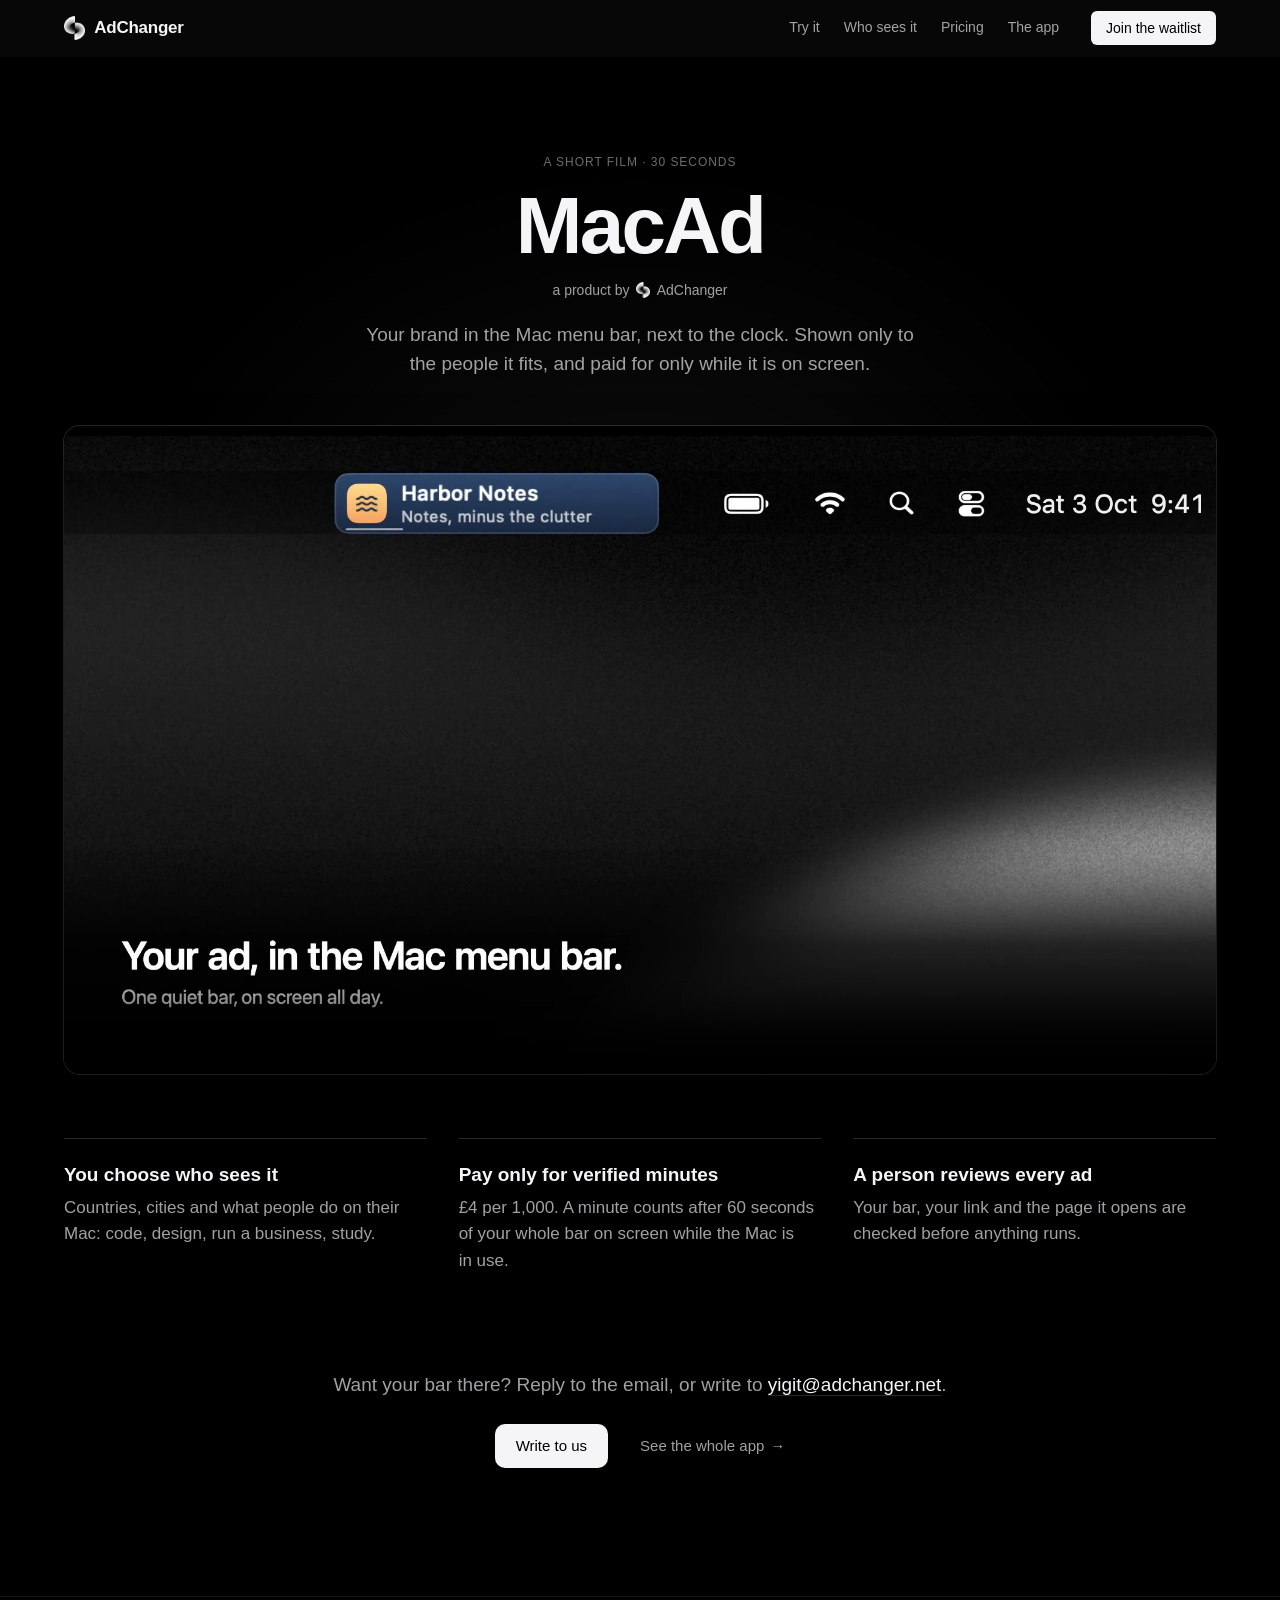
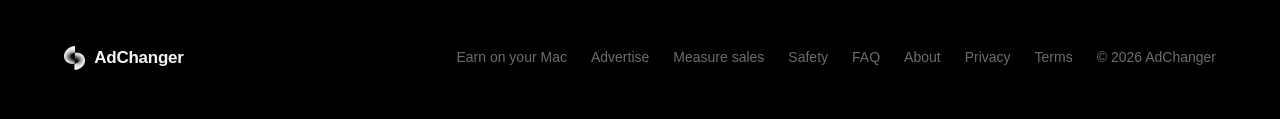
<file: watch/macad.html>
<!DOCTYPE html><html lang="en-GB"><head><meta charSet="utf-8"/><meta name="viewport" content="width=device-width, initial-scale=1"/><link rel="stylesheet" href="/_next/static/chunks/3t2l9-1e_kfd4.css" data-precedence="next"/><link rel="preload" as="script" fetchPriority="low" href="/_next/static/chunks/3s6nzrbk-8mnv.js"/><script src="/_next/static/chunks/19mx3mg6lkumu.js" async=""></script><script src="/_next/static/chunks/3kmozkq6tgqnz.js" async=""></script><script src="/_next/static/chunks/1eh83f1trsv72.js" async=""></script><script src="/_next/static/chunks/turbopack-0ewssgmc2dw5s.js" async=""></script><script src="/_next/static/chunks/3fntmmi971322.js" async=""></script><script src="/_next/static/chunks/0-q-v4_mbfu19.js" async=""></script><script src="/_next/static/chunks/15qmzpprw47gu.js" async=""></script><script src="/_next/static/chunks/3r86wsry3wsb4.js" async=""></script><meta name="theme-color" content="#000000"/><meta name="color-scheme" content="dark"/><title>MacAd, in 30 seconds | AdChanger</title><meta name="description" content="A 30-second look at MacAd: your brand in the Mac menu bar, shown to the people it fits, paid for only while it is on screen."/><meta name="keywords" content="AdChanger,MacAd,Mac menu bar ad,get paid to show ads on Mac,advertise on Mac,verified minute advertising"/><meta name="robots" content="noindex, nofollow"/><link rel="canonical" href="https://adchanger.net"/><meta name="google-site-verification" content="8yyIk7ToY5FC8Zqg0zk3n5A7R0QVBRUJBYZy6PHDLxA"/><meta property="og:title" content="MacAd, in 30 seconds"/><meta property="og:description" content="A 30-second look at MacAd: your brand in the Mac menu bar, shown to the people it fits, paid for only while it is on screen."/><meta property="og:url" content="https://adchanger.net/watch/macad"/><meta property="og:image" content="https://adchanger.net/media/macad-demo-poster.jpg"/><meta property="og:image:width" content="1920"/><meta property="og:image:height" content="1080"/><meta name="twitter:card" content="summary_large_image"/><meta name="twitter:title" content="AdChanger: ads in the Mac menu bar, paid per verified minute"/><meta name="twitter:description" content="MacAd puts one small ad in the Mac menu bar. Brands pay £4 per 1,000 verified minutes and Mac users keep 65% for showing it. It never sees your screen."/><meta name="twitter:image" content="https://adchanger.net/media/macad-demo-poster.jpg"/><meta name="twitter:image:width" content="1920"/><meta name="twitter:image:height" content="1080"/><link rel="icon" href="/favicon.ico?favicon.41wjr0k7-8p9p.ico" sizes="48x48" type="image/x-icon"/><link rel="icon" href="/icon.png?icon.1bfr6kqycistk.png" sizes="192x192" type="image/png"/><link rel="apple-touch-icon" href="/apple-icon.png?apple-icon.06wdrku8-lth7.png" sizes="180x180" type="image/png"/><script>document.documentElement.classList.add('js');if(new URLSearchParams(location.search).get('for')==='earner')document.documentElement.dataset.side='earner'</script><script type="application/ld+json">{"@context":"https://schema.org","@type":"Organization","@id":"https://adchanger.net/#organization","name":"AdChanger","url":"https://adchanger.net","logo":{"@type":"ImageObject","url":"https://adchanger.net/brand/adchanger-logo.png","width":512,"height":512},"email":"yigit@adchanger.net","foundingDate":"2026-09","foundingLocation":{"@type":"Place","name":"Istanbul, Türkiye"},"founder":{"@type":"Person","name":"Yiğit Ali Kurt"},"contactPoint":{"@type":"ContactPoint","email":"yigit@adchanger.net","contactType":"customer support","availableLanguage":["English","Turkish"]},"description":"AdChanger is a bootstrapped advertising startup founded in September 2026, building a native macOS platform around a new menu-bar ad surface. Its first product is MacAd."}</script><script type="application/ld+json">{"@context":"https://schema.org","@type":"WebSite","@id":"https://adchanger.net/#website","name":"AdChanger","url":"https://adchanger.net","description":"MacAd puts one small ad in the Mac menu bar. Brands pay £4 per 1,000 verified minutes and Mac users keep 65% for showing it. It never sees your screen.","inLanguage":"en-GB","publisher":{"@id":"https://adchanger.net/#organization"}}</script><script type="application/ld+json">{"@context":"https://schema.org","@type":"SoftwareApplication","@id":"https://adchanger.net/#app","name":"AdChanger","alternateName":"AdChanger for Mac","operatingSystem":"macOS 12 or later","applicationCategory":"BusinessApplication","applicationSubCategory":"Advertising","url":"https://adchanger.net","publisher":{"@id":"https://adchanger.net/#organization"},"isAccessibleForFree":true,"featureList":["MacAd: one small, quiet ad in the Mac menu bar that pays the person who shows it","Paid per verified minute: an ad counts after 60 seconds on screen while the Mac is in use","Advertisers pay £4, €5 or $6 per 1,000 verified minutes; 65% goes to the person showing the ad and 35% to AdChanger","Never sees the screen, keystrokes, microphone, camera, app contents or browsing history","Payments go through Whop (Stripe, Wise and PayPal coming soon); AdChanger never sees card details","A person reviews every ad before it runs"],"description":"MacAd puts one small ad in the Mac menu bar. Brands pay £4 per 1,000 verified minutes and Mac users keep 65% for showing it. It never sees your screen."}</script><script src="/_next/static/chunks/0cz1d0mv5g_q7.js" noModule=""></script></head><body><div hidden=""><!--$--><!--/$--></div><a class="skip-link" href="#main">Skip to content</a><header class="site-header" data-site-header="true"><div class="container site-header__inner"><a aria-label="AdChanger home" class="brand" href="/"><img alt="" loading="lazy" width="21" height="24" decoding="async" data-nimg="1" class="brand__mark" style="color:transparent;height:24px" src="/brand/adchanger-mark.webp"/><span class="brand__name">AdChanger</span></a><div class="site-header__nav"><nav class="site-header__links" aria-label="Sections"><a class="site-header__link" href="/#try">Try it</a><a class="site-header__link" href="/#reach" data-only="advertiser">Who sees it</a><a class="site-header__link" href="/#how" data-only="advertiser">Pricing</a><a class="site-header__link" href="/#results" data-only="advertiser">The app</a><a class="site-header__link" href="/#earn" data-only="earner">What you earn</a><a class="site-header__link" href="/#app" data-only="earner">The app</a><a class="site-header__link" href="/#privacy" data-only="earner">Privacy</a></nav><a class="button button--primary button--small" href="mailto:yigit@adchanger.net?subject=Waitlist%3A%20Download%20for%20Mac" title="Opens an email. We write back when the download is ready.">Join the waitlist</a></div></div></header><main id="main"><section class="section watch"><div class="container"><div class="watch__head"><p class="eyebrow">A short film · 30 seconds</p><h1>MacAd</h1><p class="watch__by">a product by <img alt="" loading="lazy" width="14" height="16" decoding="async" data-nimg="1" class="brand__mark" style="color:transparent;height:16px" src="/brand/adchanger-mark.webp"/> AdChanger</p><p class="lead">Your brand in the Mac menu bar, next to the clock. Shown only to the people it fits, and paid for only while it is on screen.</p></div><div class="watch__frame"><video class="watch__video" controls="" playsInline="" preload="metadata" poster="/media/macad-demo-poster.jpg" width="1920" height="1080"><source src="/media/macad-demo.mp4" type="video/mp4"/><track kind="captions" src="/media/macad-demo.en.vtt" srcLang="en" label="English"/><a href="/media/macad-demo.mp4">Watch the film (MP4, 8.5 MB)</a></video></div><ul class="proof watch__facts"><li><h2>You choose who sees it</h2><p>Countries, cities and what people do on their Mac: code, design, run a business, study.</p></li><li><h2>Pay only for verified minutes</h2><p>£4 per 1,000. A minute counts after 60 seconds of your whole bar on screen while the Mac is in use.</p></li><li><h2>A person reviews every ad</h2><p>Your bar, your link and the page it opens are checked before anything runs.</p></li></ul><div class="watch__cta"><p>Want your bar there? Reply to the email, or write to<!-- --> <a class="text-link" href="mailto:yigit@adchanger.net">yigit@adchanger.net</a>.</p><div class="watch__actions"><a class="button button--primary" href="mailto:yigit@adchanger.net?subject=MacAd">Write to us</a><a class="text-link text-link--arrow" href="/#app">See the whole app</a></div></div></div></section></main><footer class="site-footer"><div class="container site-footer__inner"><a aria-label="AdChanger home" class="brand" href="/"><img alt="" loading="lazy" width="21" height="24" decoding="async" data-nimg="1" class="brand__mark" style="color:transparent;height:24px" src="/brand/adchanger-mark.webp"/><span class="brand__name">AdChanger</span></a><nav class="site-footer__links" aria-label="Footer"><a class="site-footer__link" href="/earn-money-on-mac">Earn on your Mac</a><a class="site-footer__link" href="/advertise">Advertise</a><a class="site-footer__link" href="/measure">Measure sales</a><a class="site-footer__link" href="/safety">Safety</a><a class="site-footer__link" href="/faq">FAQ</a><a class="site-footer__link" href="/about">About</a><a class="site-footer__link" href="/privacy">Privacy</a><a class="site-footer__link" href="/terms">Terms</a><span>© <!-- -->2026<!-- --> AdChanger</span></nav></div></footer><!--$--><!--/$--><script src="/_next/static/chunks/3s6nzrbk-8mnv.js" id="_R_" async=""></script><script>(self.__next_f=self.__next_f||[]).push([0])</script><script>self.__next_f.push([1,"1:\"$Sreact.fragment\"\n3:I[39756,[\"/_next/static/chunks/3fntmmi971322.js\"],\"default\"]\n4:I[71653,[\"/_next/static/chunks/3fntmmi971322.js\",\"/_next/static/chunks/0-q-v4_mbfu19.js\",\"/_next/static/chunks/15qmzpprw47gu.js\"],\"default\"]\n5:I[37457,[\"/_next/static/chunks/3fntmmi971322.js\"],\"default\"]\nc:I[68027,[\"/_next/static/chunks/3fntmmi971322.js\"],\"default\",1]\n:HL[\"/_next/static/chunks/3t2l9-1e_kfd4.css\",\"style\"]\n2:T44f,{\"@context\":\"https://schema.org\",\"@type\":\"SoftwareApplication\",\"@id\":\"https://adchanger.net/#app\",\"name\":\"AdChanger\",\"alternateName\":\"AdChanger for Mac\",\"operatingSystem\":\"macOS 12 or later\",\"applicationCategory\":\"BusinessApplication\",\"applicationSubCategory\":\"Advertising\",\"url\":\"https://adchanger.net\",\"publisher\":{\"@id\":\"https://adchanger.net/#organization\"},\"isAccessibleForFree\":true,\"featureList\":[\"MacAd: one small, quiet ad in the Mac menu bar that pays the person who shows it\",\"Paid per verified minute: an ad counts after 60 seconds on screen while the Mac is in use\",\"Advertisers pay £4, €5 or $6 per 1,000 verified minutes; 65% goes to the person showing the ad and 35% to AdChanger\",\"Never sees the screen, keystrokes, microphone, camera, app contents or browsing history\",\"Payments go through Whop (Stripe, Wise and PayPal coming soon); AdChanger never sees card details\",\"A person reviews every ad before it runs\"],\"description\":\"MacAd puts one small ad in the Mac menu bar. Brands pay £4 per 1,000 verified minutes and Mac users keep 65% for showing it. It never sees your screen.\"}a:X\n"])</script><script>self.__next_f.push([1,"0:{\"P\":null,\"c\":[\"\",\"watch\",\"macad\"],\"q\":\"\",\"i\":false,\"f\":[[[\"\",{\"children\":[\"watch\",{\"children\":[\"macad\",{\"children\":[\"__PAGE__\",{},\"$undefined\",\"$undefined\",4608]},\"$undefined\",\"$undefined\",4608]},\"$undefined\",\"$undefined\",4608]},\"$undefined\",\"$undefined\",4624],[[\"$\",\"$1\",\"c\",{\"children\":[[[\"$\",\"link\",\"0\",{\"rel\":\"stylesheet\",\"href\":\"/_next/static/chunks/3t2l9-1e_kfd4.css\",\"precedence\":\"next\",\"crossOrigin\":\"$undefined\",\"nonce\":\"$undefined\"}],[\"$\",\"script\",\"script-0\",{\"src\":\"/_next/static/chunks/3fntmmi971322.js\",\"async\":true,\"nonce\":\"$undefined\"}]],[\"$\",\"html\",null,{\"lang\":\"en-GB\",\"suppressHydrationWarning\":true,\"children\":[[\"$\",\"head\",null,{\"children\":[[\"$\",\"script\",null,{\"dangerouslySetInnerHTML\":{\"__html\":\"document.documentElement.classList.add('js');if(new URLSearchParams(location.search).get('for')==='earner')document.documentElement.dataset.side='earner'\"}}],[\"$\",\"script\",null,{\"type\":\"application/ld+json\",\"dangerouslySetInnerHTML\":{\"__html\":\"{\\\"@context\\\":\\\"https://schema.org\\\",\\\"@type\\\":\\\"Organization\\\",\\\"@id\\\":\\\"https://adchanger.net/#organization\\\",\\\"name\\\":\\\"AdChanger\\\",\\\"url\\\":\\\"https://adchanger.net\\\",\\\"logo\\\":{\\\"@type\\\":\\\"ImageObject\\\",\\\"url\\\":\\\"https://adchanger.net/brand/adchanger-logo.png\\\",\\\"width\\\":512,\\\"height\\\":512},\\\"email\\\":\\\"yigit@adchanger.net\\\",\\\"foundingDate\\\":\\\"2026-09\\\",\\\"foundingLocation\\\":{\\\"@type\\\":\\\"Place\\\",\\\"name\\\":\\\"Istanbul, Türkiye\\\"},\\\"founder\\\":{\\\"@type\\\":\\\"Person\\\",\\\"name\\\":\\\"Yiğit Ali Kurt\\\"},\\\"contactPoint\\\":{\\\"@type\\\":\\\"ContactPoint\\\",\\\"email\\\":\\\"yigit@adchanger.net\\\",\\\"contactType\\\":\\\"customer support\\\",\\\"availableLanguage\\\":[\\\"English\\\",\\\"Turkish\\\"]},\\\"description\\\":\\\"AdChanger is a bootstrapped advertising startup founded in September 2026, building a native macOS platform around a new menu-bar ad surface. Its first product is MacAd.\\\"}\"}}],[\"$\",\"script\",null,{\"type\":\"application/ld+json\",\"dangerouslySetInnerHTML\":{\"__html\":\"{\\\"@context\\\":\\\"https://schema.org\\\",\\\"@type\\\":\\\"WebSite\\\",\\\"@id\\\":\\\"https://adchanger.net/#website\\\",\\\"name\\\":\\\"AdChanger\\\",\\\"url\\\":\\\"https://adchanger.net\\\",\\\"description\\\":\\\"MacAd puts one small ad in the Mac menu bar. Brands pay £4 per 1,000 verified minutes and Mac users keep 65% for showing it. It never sees your screen.\\\",\\\"inLanguage\\\":\\\"en-GB\\\",\\\"publisher\\\":{\\\"@id\\\":\\\"https://adchanger.net/#organization\\\"}}\"}}],[\"$\",\"script\",null,{\"type\":\"application/ld+json\",\"dangerouslySetInnerHTML\":{\"__html\":\"$2\"}}]]}],[\"$\",\"body\",null,{\"children\":[\"$\",\"$L3\",null,{\"parallelRouterKey\":\"children\",\"error\":\"$4\",\"errorStyles\":[],\"errorScripts\":[[\"$\",\"script\",\"script-0\",{\"src\":\"/_next/static/chunks/0-q-v4_mbfu19.js\",\"async\":true,\"nonce\":\"$undefined\"}],[\"$\",\"script\",\"script-1\",{\"src\":\"/_next/static/chunks/15qmzpprw47gu.js\",\"async\":true,\"nonce\":\"$undefined\"}]],\"template\":[\"$\",\"$L5\",null,{}],\"templateStyles\":\"$undefined\",\"templateScripts\":\"$undefined\",\"notFound\":\"$L6\",\"forbidden\":\"$undefined\",\"unauthorized\":\"$undefined\"}]}]]}]]}],{\"children\":[\"$L7\",{\"children\":[\"$L8\",{\"children\":[\"$L9\",{},null,false,null]},null,false,\"$a\"]},null,false,\"$a\"]},null,false,null],\"$Lb\",false]],\"m\":\"$undefined\",\"G\":[\"$c\",[\"$Ld\"]],\"S\":true,\"h\":null,\"r\":\"$undefined\",\"s\":\"$undefined\",\"a\":\"$undefined\",\"l\":\"$undefined\",\"p\":\"$undefined\",\"d\":\"$undefined\",\"b\":\"HceaSPU5SzPV77io9Ymi6\"}\n"])</script><script>self.__next_f.push([1,"e:I[22016,[\"/_next/static/chunks/3fntmmi971322.js\",\"/_next/static/chunks/3r86wsry3wsb4.js\"],\"\"]\nf:I[5500,[\"/_next/static/chunks/3fntmmi971322.js\",\"/_next/static/chunks/3r86wsry3wsb4.js\"],\"Image\"]\n10:I[45305,[\"/_next/static/chunks/3fntmmi971322.js\",\"/_next/static/chunks/3r86wsry3wsb4.js\"],\"MotionController\"]\n17:I[97367,[\"/_next/static/chunks/3fntmmi971322.js\"],\"ViewportBoundary\"]\n19:I[97367,[\"/_next/static/chunks/3fntmmi971322.js\"],\"MetadataBoundary\"]\n1a:\"$Sreact.suspense\"\n"])</script><script>self.__next_f.push([1,"6:[[[\"$\",\"a\",null,{\"className\":\"skip-link\",\"href\":\"#main\",\"children\":\"Skip to content\"}],[\"$\",\"header\",null,{\"className\":\"site-header\",\"data-site-header\":true,\"children\":[\"$\",\"div\",null,{\"className\":\"container site-header__inner\",\"children\":[[\"$\",\"$Le\",null,{\"aria-label\":\"AdChanger home\",\"className\":\"brand\",\"href\":\"/\",\"children\":[[\"$\",\"$Lf\",null,{\"className\":\"brand__mark\",\"src\":\"/brand/adchanger-mark.webp\",\"alt\":\"\",\"width\":21,\"height\":24,\"style\":{\"height\":24},\"loading\":\"$undefined\",\"unoptimized\":true}],[\"$\",\"span\",null,{\"className\":\"brand__name\",\"children\":\"AdChanger\"}]]}],[\"$\",\"div\",null,{\"className\":\"site-header__nav\",\"children\":[[\"$\",\"nav\",null,{\"className\":\"site-header__links\",\"aria-label\":\"Sections\",\"children\":[[\"$\",\"a\",\"/#try\",{\"className\":\"site-header__link\",\"href\":\"/#try\",\"data-only\":\"$undefined\",\"children\":\"Try it\"}],[\"$\",\"a\",\"/#reach\",{\"className\":\"site-header__link\",\"href\":\"/#reach\",\"data-only\":\"advertiser\",\"children\":\"Who sees it\"}],[\"$\",\"a\",\"/#how\",{\"className\":\"site-header__link\",\"href\":\"/#how\",\"data-only\":\"advertiser\",\"children\":\"Pricing\"}],[\"$\",\"a\",\"/#results\",{\"className\":\"site-header__link\",\"href\":\"/#results\",\"data-only\":\"advertiser\",\"children\":\"The app\"}],[\"$\",\"a\",\"/#earn\",{\"className\":\"site-header__link\",\"href\":\"/#earn\",\"data-only\":\"earner\",\"children\":\"What you earn\"}],[\"$\",\"a\",\"/#app\",{\"className\":\"site-header__link\",\"href\":\"/#app\",\"data-only\":\"earner\",\"children\":\"The app\"}],[\"$\",\"a\",\"/#privacy\",{\"className\":\"site-header__link\",\"href\":\"/#privacy\",\"data-only\":\"earner\",\"children\":\"Privacy\"}]]}],[\"$\",\"a\",null,{\"className\":\"button button--primary button--small\",\"href\":\"mailto:yigit@adchanger.net?subject=Waitlist%3A%20Download%20for%20Mac\",\"title\":\"Opens an email. We write back when the download is ready.\",\"children\":\"Join the waitlist\"}]]}]]}]}],[\"$\",\"main\",null,{\"id\":\"main\",\"children\":[\"$\",\"section\",null,{\"className\":\"section\",\"children\":[\"$\",\"div\",null,{\"className\":\"container reading-page\",\"children\":[[\"$\",\"p\",null,{\"className\":\"eyebrow\",\"children\":\"404\"}],[\"$\",\"h1\",null,{\"children\":\"Nothing here.\"}],[\"$\",\"p\",null,{\"children\":\"This page doesn’t exist, or it has moved.\"}],[\"$\",\"$Le\",null,{\"href\":\"/\",\"className\":\"button button--secondary\",\"children\":\"Back to home\"}]]}]}]}],[\"$\",\"footer\",null,{\"className\":\"site-footer\",\"children\":[\"$\",\"div\",null,{\"className\":\"container site-footer__inner\",\"children\":[[\"$\",\"$Le\",null,{\"aria-label\":\"AdChanger home\",\"className\":\"brand\",\"href\":\"/\",\"children\":[[\"$\",\"$Lf\",null,{\"className\":\"brand__mark\",\"src\":\"/brand/adchanger-mark.webp\",\"alt\":\"\",\"width\":21,\"height\":24,\"style\":{\"height\":24},\"loading\":\"$undefined\",\"unoptimized\":true}],[\"$\",\"span\",null,{\"className\":\"brand__name\",\"children\":\"AdChanger\"}]]}],[\"$\",\"nav\",null,{\"className\":\"site-footer__links\",\"aria-label\":\"Footer\",\"children\":[[[\"$\",\"$Le\",\"/earn-money-on-mac\",{\"className\":\"site-footer__link\",\"href\":\"/earn-money-on-mac\",\"children\":\"Earn on your Mac\"}],[\"$\",\"$Le\",\"/advertise\",{\"className\":\"site-footer__link\",\"href\":\"/advertise\",\"children\":\"Advertise\"}],[\"$\",\"$Le\",\"/measure\",{\"className\":\"site-footer__link\",\"href\":\"/measure\",\"children\":\"Measure sales\"}],[\"$\",\"$Le\",\"/safety\",{\"className\":\"site-footer__link\",\"href\":\"/safety\",\"children\":\"Safety\"}],[\"$\",\"$Le\",\"/faq\",{\"className\":\"site-footer__link\",\"href\":\"/faq\",\"children\":\"FAQ\"}],[\"$\",\"$Le\",\"/about\",{\"className\":\"site-footer__link\",\"href\":\"/about\",\"children\":\"About\"}],[\"$\",\"$Le\",\"/privacy\",{\"className\":\"site-footer__link\",\"href\":\"/privacy\",\"children\":\"Privacy\"}],[\"$\",\"$Le\",\"/terms\",{\"className\":\"site-footer__link\",\"href\":\"/terms\",\"children\":\"Terms\"}]],[\"$\",\"span\",null,{\"children\":[\"© \",2026,\" AdChanger\"]}]]}]]}]}],[\"$\",\"$L10\",null,{}]],[]]\n"])</script><script>self.__next_f.push([1,"7:[\"$\",\"$1\",\"c\",{\"children\":[null,[\"$\",\"$L3\",null,{\"parallelRouterKey\":\"children\",\"error\":\"$undefined\",\"errorStyles\":\"$undefined\",\"errorScripts\":\"$undefined\",\"template\":[\"$\",\"$L5\",null,{}],\"templateStyles\":\"$undefined\",\"templateScripts\":\"$undefined\",\"notFound\":\"$undefined\",\"forbidden\":\"$undefined\",\"unauthorized\":\"$undefined\"}]]}]\n8:[\"$\",\"$1\",\"c\",{\"children\":[null,[\"$\",\"$L3\",null,{\"parallelRouterKey\":\"children\",\"error\":\"$undefined\",\"errorStyles\":\"$undefined\",\"errorScripts\":\"$undefined\",\"template\":[\"$\",\"$L5\",null,{}],\"templateStyles\":\"$undefined\",\"templateScripts\":\"$undefined\",\"notFound\":\"$undefined\",\"forbidden\":\"$undefined\",\"unauthorized\":\"$undefined\"}]]}]\n"])</script><script>self.__next_f.push([1,"9:[\"$\",\"$1\",\"c\",{\"children\":[[[\"$\",\"a\",null,{\"className\":\"skip-link\",\"href\":\"#main\",\"children\":\"Skip to content\"}],[\"$\",\"header\",null,{\"className\":\"site-header\",\"data-site-header\":true,\"children\":[\"$\",\"div\",null,{\"className\":\"container site-header__inner\",\"children\":[[\"$\",\"$Le\",null,{\"aria-label\":\"AdChanger home\",\"className\":\"brand\",\"href\":\"/\",\"children\":[[\"$\",\"$Lf\",null,{\"className\":\"brand__mark\",\"src\":\"/brand/adchanger-mark.webp\",\"alt\":\"\",\"width\":21,\"height\":24,\"style\":{\"height\":24},\"loading\":\"$undefined\",\"unoptimized\":true}],[\"$\",\"span\",null,{\"className\":\"brand__name\",\"children\":\"AdChanger\"}]]}],[\"$\",\"div\",null,{\"className\":\"site-header__nav\",\"children\":[[\"$\",\"nav\",null,{\"className\":\"site-header__links\",\"aria-label\":\"Sections\",\"children\":[[\"$\",\"a\",\"/#try\",{\"className\":\"site-header__link\",\"href\":\"/#try\",\"data-only\":\"$undefined\",\"children\":\"Try it\"}],[\"$\",\"a\",\"/#reach\",{\"className\":\"site-header__link\",\"href\":\"/#reach\",\"data-only\":\"advertiser\",\"children\":\"Who sees it\"}],[\"$\",\"a\",\"/#how\",{\"className\":\"site-header__link\",\"href\":\"/#how\",\"data-only\":\"advertiser\",\"children\":\"Pricing\"}],[\"$\",\"a\",\"/#results\",{\"className\":\"site-header__link\",\"href\":\"/#results\",\"data-only\":\"advertiser\",\"children\":\"The app\"}],[\"$\",\"a\",\"/#earn\",{\"className\":\"site-header__link\",\"href\":\"/#earn\",\"data-only\":\"earner\",\"children\":\"What you earn\"}],[\"$\",\"a\",\"/#app\",{\"className\":\"site-header__link\",\"href\":\"/#app\",\"data-only\":\"earner\",\"children\":\"The app\"}],[\"$\",\"a\",\"/#privacy\",{\"className\":\"site-header__link\",\"href\":\"/#privacy\",\"data-only\":\"earner\",\"children\":\"Privacy\"}]]}],[\"$\",\"a\",null,{\"className\":\"button button--primary button--small\",\"href\":\"mailto:yigit@adchanger.net?subject=Waitlist%3A%20Download%20for%20Mac\",\"title\":\"Opens an email. We write back when the download is ready.\",\"children\":\"Join the waitlist\"}]]}]]}]}],[\"$\",\"main\",null,{\"id\":\"main\",\"children\":[\"$\",\"section\",null,{\"className\":\"section watch\",\"children\":[\"$\",\"div\",null,{\"className\":\"container\",\"children\":[[\"$\",\"div\",null,{\"className\":\"watch__head\",\"children\":[[\"$\",\"p\",null,{\"className\":\"eyebrow\",\"children\":\"A short film · 30 seconds\"}],[\"$\",\"h1\",null,{\"children\":\"MacAd\"}],[\"$\",\"p\",null,{\"className\":\"watch__by\",\"children\":[\"a product by \",[\"$\",\"$Lf\",null,{\"className\":\"brand__mark\",\"src\":\"/brand/adchanger-mark.webp\",\"alt\":\"\",\"width\":14,\"height\":16,\"style\":{\"height\":16},\"loading\":\"$undefined\",\"unoptimized\":true}],\" AdChanger\"]}],[\"$\",\"p\",null,{\"className\":\"lead\",\"children\":\"Your brand in the Mac menu bar, next to the clock. Shown only to the people it fits, and paid for only while it is on screen.\"}]]}],[\"$\",\"div\",null,{\"className\":\"watch__frame\",\"children\":[\"$\",\"video\",null,{\"className\":\"watch__video\",\"controls\":true,\"playsInline\":true,\"preload\":\"metadata\",\"poster\":\"/media/macad-demo-poster.jpg\",\"width\":1920,\"height\":1080,\"children\":[[\"$\",\"source\",null,{\"src\":\"/media/macad-demo.mp4\",\"type\":\"video/mp4\"}],[\"$\",\"track\",null,{\"kind\":\"captions\",\"src\":\"/media/macad-demo.en.vtt\",\"srcLang\":\"en\",\"label\":\"English\"}],[\"$\",\"a\",null,{\"href\":\"/media/macad-demo.mp4\",\"children\":\"Watch the film (MP4, 8.5 MB)\"}]]}]}],[\"$\",\"ul\",null,{\"className\":\"proof watch__facts\",\"children\":[[\"$\",\"li\",\"You choose who sees it\",{\"children\":[[\"$\",\"h2\",null,{\"children\":\"You choose who sees it\"}],[\"$\",\"p\",null,{\"children\":\"Countries, cities and what people do on their Mac: code, design, run a business, study.\"}]]}],[\"$\",\"li\",\"Pay only for verified minutes\",{\"children\":[[\"$\",\"h2\",null,{\"children\":\"Pay only for verified minutes\"}],[\"$\",\"p\",null,{\"children\":\"£4 per 1,000. A minute counts after 60 seconds of your whole bar on screen while the Mac is in use.\"}]]}],[\"$\",\"li\",\"A person reviews every ad\",{\"children\":[[\"$\",\"h2\",null,{\"children\":\"A person reviews every ad\"}],[\"$\",\"p\",null,{\"children\":\"Your bar, your link and the page it opens are checked before anything runs.\"}]]}]]}],[\"$\",\"div\",null,{\"className\":\"watch__cta\",\"children\":[[\"$\",\"p\",null,{\"children\":[\"Want your bar there? Reply to the email, or write to\",\" \",[\"$\",\"a\",null,{\"className\":\"text-link\",\"href\":\"mailto:yigit@adchanger.net\",\"children\":\"yigit@adchanger.net\"}],\".\"]}],[\"$\",\"div\",null,{\"className\":\"watch__actions\",\"children\":[[\"$\",\"a\",null,{\"className\":\"button button--primary\",\"href\":\"mailto:yigit@adchanger.net?subject=MacAd\",\"children\":\"Write to us\"}],[\"$\",\"a\",null,{\"className\":\"text-link text-link--arrow\",\"href\":\"/#app\",\"children\":\"See the whole app\"}]]}]]}]]}]}]}],[\"$\",\"footer\",null,{\"className\":\"site-footer\",\"children\":[\"$\",\"div\",null,{\"className\":\"container site-footer__inner\",\"children\":[[\"$\",\"$Le\",null,{\"aria-label\":\"AdChanger home\",\"className\":\"brand\",\"href\":\"/\",\"children\":[\"$L11\",\"$L12\"]}],\"$L13\"]}]}],\"$L14\"],[\"$L15\"],\"$L16\"]}]\n"])</script><script>self.__next_f.push([1,"b:[\"$\",\"$1\",\"h\",{\"children\":[null,[\"$\",\"$L17\",null,{\"children\":\"$L18\"}],[\"$\",\"div\",null,{\"hidden\":true,\"children\":[\"$\",\"$L19\",null,{\"children\":[\"$\",\"$1a\",null,{\"name\":\"Next.Metadata\",\"children\":\"$L1b\"}]}]}],null]}]\nd:[\"$\",\"link\",\"0\",{\"rel\":\"stylesheet\",\"href\":\"/_next/static/chunks/3t2l9-1e_kfd4.css\",\"precedence\":\"next\",\"crossOrigin\":\"$undefined\",\"nonce\":\"$undefined\"}]\n"])</script><script>self.__next_f.push([1,"1c:I[97367,[\"/_next/static/chunks/3fntmmi971322.js\"],\"OutletBoundary\"]\na:C\n11:[\"$\",\"$Lf\",null,{\"className\":\"brand__mark\",\"src\":\"/brand/adchanger-mark.webp\",\"alt\":\"\",\"width\":21,\"height\":24,\"style\":{\"height\":24},\"loading\":\"$undefined\",\"unoptimized\":true}]\n12:[\"$\",\"span\",null,{\"className\":\"brand__name\",\"children\":\"AdChanger\"}]\n13:[\"$\",\"nav\",null,{\"className\":\"site-footer__links\",\"aria-label\":\"Footer\",\"children\":[[[\"$\",\"$Le\",\"/earn-money-on-mac\",{\"className\":\"site-footer__link\",\"href\":\"/earn-money-on-mac\",\"children\":\"Earn on your Mac\"}],[\"$\",\"$Le\",\"/advertise\",{\"className\":\"site-footer__link\",\"href\":\"/advertise\",\"children\":\"Advertise\"}],[\"$\",\"$Le\",\"/measure\",{\"className\":\"site-footer__link\",\"href\":\"/measure\",\"children\":\"Measure sales\"}],[\"$\",\"$Le\",\"/safety\",{\"className\":\"site-footer__link\",\"href\":\"/safety\",\"children\":\"Safety\"}],[\"$\",\"$Le\",\"/faq\",{\"className\":\"site-footer__link\",\"href\":\"/faq\",\"children\":\"FAQ\"}],[\"$\",\"$Le\",\"/about\",{\"className\":\"site-footer__link\",\"href\":\"/about\",\"children\":\"About\"}],[\"$\",\"$Le\",\"/privacy\",{\"className\":\"site-footer__link\",\"href\":\"/privacy\",\"children\":\"Privacy\"}],[\"$\",\"$Le\",\"/terms\",{\"className\":\"site-footer__link\",\"href\":\"/terms\",\"children\":\"Terms\"}]],[\"$\",\"span\",null,{\"children\":[\"© \",2026,\" AdChanger\"]}]]}]\n14:[\"$\",\"$L10\",null,{}]\n15:[\"$\",\"script\",\"script-0\",{\"src\":\"/_next/static/chunks/3r86wsry3wsb4.js\",\"async\":true,\"nonce\":\"$undefined\"}]\n16:[\"$\",\"$L1c\",null,{\"children\":[\"$\",\"$1a\",null,{\"name\":\"Next.MetadataOutlet\",\"children\":\"$@1d\"}]}]\n"])</script><script>self.__next_f.push([1,"18:[[\"$\",\"meta\",\"0\",{\"charSet\":\"utf-8\"}],[\"$\",\"meta\",\"1\",{\"name\":\"viewport\",\"content\":\"width=device-width, initial-scale=1\"}],[\"$\",\"meta\",\"2\",{\"name\":\"theme-color\",\"content\":\"#000000\"}],[\"$\",\"meta\",\"3\",{\"name\":\"color-scheme\",\"content\":\"dark\"}]]\n"])</script><script>self.__next_f.push([1,"1e:I[27201,[\"/_next/static/chunks/3fntmmi971322.js\"],\"IconMark\"]\n"])</script><script>self.__next_f.push([1,"1b:[[\"$\",\"title\",\"0\",{\"children\":\"MacAd, in 30 seconds | AdChanger\"}],[\"$\",\"meta\",\"1\",{\"name\":\"description\",\"content\":\"A 30-second look at MacAd: your brand in the Mac menu bar, shown to the people it fits, paid for only while it is on screen.\"}],[\"$\",\"meta\",\"2\",{\"name\":\"keywords\",\"content\":\"AdChanger,MacAd,Mac menu bar ad,get paid to show ads on Mac,advertise on Mac,verified minute advertising\"}],[\"$\",\"meta\",\"3\",{\"name\":\"robots\",\"content\":\"noindex, nofollow\"}],[\"$\",\"link\",\"4\",{\"rel\":\"canonical\",\"href\":\"https://adchanger.net\"}],[\"$\",\"meta\",\"5\",{\"name\":\"google-site-verification\",\"content\":\"8yyIk7ToY5FC8Zqg0zk3n5A7R0QVBRUJBYZy6PHDLxA\"}],[\"$\",\"meta\",\"6\",{\"property\":\"og:title\",\"content\":\"MacAd, in 30 seconds\"}],[\"$\",\"meta\",\"7\",{\"property\":\"og:description\",\"content\":\"A 30-second look at MacAd: your brand in the Mac menu bar, shown to the people it fits, paid for only while it is on screen.\"}],[\"$\",\"meta\",\"8\",{\"property\":\"og:url\",\"content\":\"https://adchanger.net/watch/macad\"}],[\"$\",\"meta\",\"9\",{\"property\":\"og:image\",\"content\":\"https://adchanger.net/media/macad-demo-poster.jpg\"}],[\"$\",\"meta\",\"10\",{\"property\":\"og:image:width\",\"content\":\"1920\"}],[\"$\",\"meta\",\"11\",{\"property\":\"og:image:height\",\"content\":\"1080\"}],[\"$\",\"meta\",\"12\",{\"name\":\"twitter:card\",\"content\":\"summary_large_image\"}],[\"$\",\"meta\",\"13\",{\"name\":\"twitter:title\",\"content\":\"AdChanger: ads in the Mac menu bar, paid per verified minute\"}],[\"$\",\"meta\",\"14\",{\"name\":\"twitter:description\",\"content\":\"MacAd puts one small ad in the Mac menu bar. Brands pay £4 per 1,000 verified minutes and Mac users keep 65% for showing it. It never sees your screen.\"}],[\"$\",\"meta\",\"15\",{\"name\":\"twitter:image\",\"content\":\"https://adchanger.net/media/macad-demo-poster.jpg\"}],[\"$\",\"meta\",\"16\",{\"name\":\"twitter:image:width\",\"content\":\"1920\"}],[\"$\",\"meta\",\"17\",{\"name\":\"twitter:image:height\",\"content\":\"1080\"}],[\"$\",\"link\",\"18\",{\"rel\":\"icon\",\"href\":\"/favicon.ico?favicon.41wjr0k7-8p9p.ico\",\"sizes\":\"48x48\",\"type\":\"image/x-icon\"}],[\"$\",\"link\",\"19\",{\"rel\":\"icon\",\"href\":\"/icon.png?icon.1bfr6kqycistk.png\",\"sizes\":\"192x192\",\"type\":\"image/png\"}],[\"$\",\"link\",\"20\",{\"rel\":\"apple-touch-icon\",\"href\":\"/apple-icon.png?apple-icon.06wdrku8-lth7.png\",\"sizes\":\"180x180\",\"type\":\"image/png\"}],[\"$\",\"$L1e\",\"21\",{}]]\n"])</script><script>self.__next_f.push([1,"1d:null\n"])</script></body></html>
</file>
<file: _next/static/chunks/3t2l9-1e_kfd4.css>
:root{--lightningcss-light: ;--lightningcss-dark:initial;color-scheme:dark;--color-bg:#000;--color-surface:#0a0a0b;--color-surface-raised:#141416;--color-surface-hover:#1c1c1f;--color-line:#ffffff14;--color-line-strong:#ffffff29;--color-text:#f5f5f7;--color-text-secondary:#f5f5f7a8;--color-text-tertiary:#f5f5f770;--color-inverse:#f5f5f7;--color-inverse-text:#000;--color-inverse-hover:#fff;--color-focus:#f5f5f7;--color-success:#8fd4a8;--color-warning:#e6c47a;--color-danger:#f08c86;--font-sans:-apple-system, BlinkMacSystemFont, "SF Pro Text", "Inter", "Segoe UI", Roboto, "Helvetica Neue", Arial, sans-serif;--font-display:-apple-system, BlinkMacSystemFont, "SF Pro Display", "Inter", "Segoe UI", Roboto, "Helvetica Neue", Arial, sans-serif;--text-xs:.75rem;--text-sm:.875rem;--text-base:1.0625rem;--text-lg:1.1875rem;--text-xl:1.5rem;--text-2xl:clamp(1.75rem, 1.2rem + 2.2vw, 2.5rem);--text-display:clamp(2.5rem, 1.4rem + 5.2vw, 5rem);--leading-tight:1.05;--leading-snug:1.25;--leading-body:1.55;--tracking-display:-.035em;--tracking-heading:-.02em;--tracking-label:.08em;--weight-regular:400;--weight-medium:500;--weight-semibold:600;--space-1:.25rem;--space-2:.5rem;--space-3:.75rem;--space-4:1rem;--space-5:1.5rem;--space-6:2rem;--space-7:3rem;--space-8:4rem;--space-9:6rem;--space-10:8rem;--container-max:72rem;--container-reading:42rem;--gutter:clamp(1.25rem, .8rem + 2vw, 2.5rem);--header-height:3.5rem;--radius-sm:6px;--radius-md:10px;--radius-lg:16px;--radius-xl:24px;--shadow-float:0 12px 40px #00000073, 0 0 0 1px var(--color-line-strong);--ease-out:cubic-bezier(.16, 1, .3, 1);--ease-in-out:cubic-bezier(.65, 0, .35, 1);--duration-fast:.15s;--duration-base:.24s;--duration-slow:.7s;--focus-ring:0 0 0 2px var(--color-bg), 0 0 0 4px var(--color-focus)}[data-theme=light]{--lightningcss-light:initial;--lightningcss-dark: ;color-scheme:light;--color-bg:#fff;--color-surface:#f7f7f8;--color-surface-raised:#fff;--color-surface-hover:#efeff1;--color-line:#00000014;--color-line-strong:#00000029;--color-text:#0b0b0c;--color-text-secondary:#0b0b0ca3;--color-text-tertiary:#0b0b0c70;--color-inverse:#0b0b0c;--color-inverse-text:#fff;--color-inverse-hover:#000;--color-focus:#0b0b0c;--color-success:#1f8a4c;--color-warning:#9a6a00;--color-danger:#c4382f;--shadow-float:0 12px 40px #0000001f, 0 0 0 1px var(--color-line)}
.container{width:100%;max-width:calc(var(--container-max) + 2 * var(--gutter));padding-inline:var(--gutter);margin-inline:auto}.section{padding-block:var(--space-10)}.section--compact{padding-block:var(--space-8)}.section--divided{border-top:1px solid var(--color-line)}.reading-page{max-width:calc(var(--container-reading) + 2 * var(--gutter));gap:var(--space-5);display:grid}.reading-page h2{margin-top:var(--space-5);font-size:var(--text-xl)}.reading-page p{color:var(--color-text-secondary)}.stack{gap:var(--space-4);display:grid}.cluster{align-items:center;gap:var(--space-3) var(--space-5);flex-wrap:wrap;display:flex}.eyebrow{color:var(--color-text-tertiary);font-size:var(--text-xs);font-weight:var(--weight-medium);letter-spacing:var(--tracking-label);text-transform:uppercase}.lead{max-width:36rem;color:var(--color-text-secondary);font-size:var(--text-lg);line-height:1.5}.brand{color:var(--color-text);align-items:center;gap:.55rem;text-decoration:none;display:inline-flex}.brand__mark{width:auto;height:1.5rem}.brand__name{font-family:var(--font-display);font-size:1.0625rem;font-weight:var(--weight-semibold);letter-spacing:-.015em}.button{justify-content:center;align-items:center;gap:var(--space-2);border-radius:var(--radius-md);min-height:2.75rem;font:inherit;font-size:.9375rem;font-weight:var(--weight-medium);white-space:nowrap;cursor:pointer;transition:background-color var(--duration-fast) var(--ease-out), border-color var(--duration-fast) var(--ease-out), color var(--duration-fast) var(--ease-out), transform var(--duration-fast) var(--ease-out);border:1px solid #0000;padding:0 1.25rem;line-height:1;text-decoration:none;display:inline-flex}.button:active:not([aria-disabled=true],:disabled){transform:scale(.98)}.button--primary{background:var(--color-inverse);color:var(--color-inverse-text)}.button--primary:hover:not([aria-disabled=true],:disabled){background:var(--color-inverse-hover)}.button--secondary{border-color:var(--color-line-strong);color:var(--color-text);background:0 0}.button--secondary:hover:not([aria-disabled=true],:disabled){background:var(--color-surface-hover)}.button--ghost{min-height:2.25rem;color:var(--color-text-secondary);background:0 0;padding:0 .75rem}.button--ghost:hover:not([aria-disabled=true],:disabled){color:var(--color-text);background:var(--color-surface-hover)}.button--small{border-radius:var(--radius-sm);min-height:2.125rem;font-size:var(--text-sm);padding:0 .875rem}.button[aria-disabled=true],.button:disabled{cursor:default}.button__note{color:inherit;opacity:.55;font-weight:var(--weight-regular)}.text-link{color:var(--color-text-secondary);transition:color var(--duration-fast) var(--ease-out);font-size:.9375rem;text-decoration:none}.text-link:hover{color:var(--color-text)}.card{padding:var(--space-6);border:1px solid var(--color-line);border-radius:var(--radius-lg);background:var(--color-surface)}.card--subtle{background:0 0}.card--dark{background:var(--color-bg)}.metric{gap:var(--space-1);display:grid}.metric__label{color:var(--color-text-tertiary);font-size:var(--text-xs);letter-spacing:var(--tracking-label);text-transform:uppercase}.metric__value{font-family:var(--font-display);font-size:var(--text-xl);font-weight:var(--weight-semibold);font-variant-numeric:tabular-nums;letter-spacing:var(--tracking-heading)}.metric__context{color:var(--color-text-secondary);font-size:var(--text-sm)}.faq{border-top:1px solid var(--color-line)}.faq__item{border-bottom:1px solid var(--color-line)}.faq__question{justify-content:space-between;align-items:center;gap:var(--space-4);padding-block:var(--space-5);font-size:var(--text-lg);font-weight:var(--weight-medium);cursor:pointer;list-style:none;display:flex}.faq__question::-webkit-details-marker{display:none}.faq__question:after{content:"";border-right:1.5px solid var(--color-text-tertiary);border-bottom:1.5px solid var(--color-text-tertiary);width:.625rem;height:.625rem;transition:transform var(--duration-base) var(--ease-out);flex:none;transform:translateY(-25%)rotate(45deg)}.faq__item[open] .faq__question:after{transform:translateY(25%)rotate(225deg)}.faq__answer{max-width:40rem;padding-bottom:var(--space-5);color:var(--color-text-secondary)}.field{gap:var(--space-2);display:grid}.field__label{font-size:var(--text-sm);font-weight:var(--weight-medium)}.field__input{border:1px solid var(--color-line-strong);border-radius:var(--radius-md);background:var(--color-surface);min-height:2.75rem;color:var(--color-text);font:inherit;transition:border-color var(--duration-fast) var(--ease-out), box-shadow var(--duration-fast) var(--ease-out);padding:0 .875rem;font-size:.9375rem}.field__input::placeholder{color:var(--color-text-tertiary)}.field__input:hover{border-color:var(--color-text-tertiary)}.field__input:focus-visible{border-color:var(--color-focus);border-radius:var(--radius-md)}.field__input[aria-invalid=true]{border-color:var(--color-danger)}.field__hint{color:var(--color-text-tertiary);font-size:var(--text-sm)}.field__error{color:var(--color-danger);font-size:var(--text-sm)}.status-panel{gap:var(--space-2);padding:var(--space-5);border:1px solid var(--color-line);border-radius:var(--radius-lg);background:var(--color-surface);display:grid}.status-panel__title{align-items:center;gap:var(--space-2);font-weight:var(--weight-medium);display:flex}.status-panel__title:before{content:"";background:var(--color-text-tertiary);border-radius:50%;flex:none;width:.5rem;height:.5rem}.status-panel--success .status-panel__title:before{background:var(--color-success)}.status-panel--warning .status-panel__title:before{background:var(--color-warning)}.status-panel--error .status-panel__title:before{background:var(--color-danger)}.status-panel--loading .status-panel__title:before{animation:pulse 1.4s var(--ease-in-out) infinite}.status-panel__body{color:var(--color-text-secondary);font-size:.9375rem}@keyframes pulse{50%{opacity:.25}}.product-frame{border:1px solid var(--color-line-strong);border-radius:var(--radius-lg);background:var(--color-surface);overflow:hidden}.product-frame--dark{background:var(--color-bg)}.preview-frame{gap:var(--space-3);display:grid}.preview-frame__meta{justify-content:space-between;gap:var(--space-4);color:var(--color-text-tertiary);font-size:var(--text-xs);display:flex}.site-header{top:env(safe-area-inset-top,0px);z-index:50;-webkit-backdrop-filter:saturate(1.5)blur(28px);backdrop-filter:saturate(1.5)blur(28px);transition:border-color var(--duration-base) var(--ease-out);background:#0c0c0d9e;border-bottom:1px solid #0000;position:sticky}@supports not ((-webkit-backdrop-filter:blur(1px)) or (backdrop-filter:blur(1px))){.site-header{background:#080809f7}}.site-header[data-scrolled=true]{border-bottom-color:var(--color-line)}.site-header__inner{justify-content:space-between;align-items:center;gap:var(--space-5);height:var(--header-height);display:flex}.site-header__nav{align-items:center;gap:var(--space-6);display:flex}.site-header__links{gap:var(--space-5);display:flex}.site-header__link{color:var(--color-text-secondary);font-size:var(--text-sm);transition:color var(--duration-fast) var(--ease-out);text-decoration:none}.site-header__link:hover{color:var(--color-text)}@media (max-width:640px){.site-header__links{display:none}}html.lenis,html.lenis body{height:auto}html.lenis{scroll-behavior:auto}.lenis.lenis-stopped{overflow:clip}.site-footer{border-top:1px solid var(--color-line);padding-block:var(--space-7);color:var(--color-text-tertiary);font-size:var(--text-sm)}.site-footer__inner{justify-content:space-between;align-items:center;gap:var(--space-5);flex-wrap:wrap;display:flex}.site-footer__links{gap:var(--space-5);flex-wrap:wrap;display:flex}.site-footer__link{color:inherit;transition:color var(--duration-fast) var(--ease-out);text-decoration:none}.site-footer__link:hover{color:var(--color-text)}@media (prefers-reduced-motion:no-preference){.js .reveal{opacity:0;filter:blur(6px);transition:opacity .9s var(--ease-out), filter .9s var(--ease-out), transform 1.1s var(--ease-out);transition-delay:var(--reveal-delay,0s);transform:translateY(22px)}.js .reveal.reveal--block{filter:none;transition:opacity .9s var(--ease-out), transform 1.1s var(--ease-out);transition-delay:var(--reveal-delay,0s)}.js .reveal.is-visible{opacity:1;filter:none;transform:none}}@media (prefers-reduced-motion:reduce){html{scroll-behavior:auto}*,:before,:after{transition-duration:.01ms!important;animation-duration:.01ms!important;animation-iteration-count:1!important}}
@media (prefers-reduced-motion:no-preference){.enter{animation:enter var(--duration-slow) var(--ease-out) both;animation-delay:var(--enter-delay,0s)}}@keyframes enter{0%{opacity:0;transform:translateY(14px)}}.hero{padding-block:var(--space-9) var(--space-9);isolation:isolate;position:relative;overflow:hidden}.hero__art{z-index:-1;opacity:.55;width:min(34rem,52vw);transform:translate3d(0, calc(var(--p,0) * 60px), 0);position:absolute;top:-4rem;right:max(-6rem,50% - 44rem);-webkit-mask-image:radial-gradient(closest-side,#000 55%,#0000);mask-image:radial-gradient(closest-side,#000 55%,#0000)}.hero__art img{width:100%;height:auto}@media (prefers-reduced-motion:no-preference){.hero__art img{animation:drift 16s var(--ease-in-out) infinite alternate}}@keyframes drift{to{transform:translate(-14px,10px)rotate(-2deg)scale(1.03)}}.hero__inner{justify-items:start;gap:var(--space-5);display:grid}.hero__kicker{color:var(--color-text-tertiary);font-size:var(--text-sm);font-weight:var(--weight-medium)}.hero__title{max-width:11ch}.hero__lead{max-width:31rem;color:var(--color-text-secondary);font-size:var(--text-lg);line-height:1.5}.hero__actions{align-items:center;gap:var(--space-3) var(--space-6);margin-top:var(--space-2);flex-wrap:wrap;display:flex}.text-link--arrow:after{content:"→";transition:transform var(--duration-base) var(--ease-out);margin-left:.4em;display:inline-block}.text-link--arrow:hover:after{transform:translate(3px)}.hero__demo{margin-top:var(--space-9)}.chapter{position:relative}.chapter h2{max-width:18ch}.chapter__head{gap:var(--space-3);margin-bottom:var(--space-7);display:grid}.chapter--minute{isolation:isolate;position:relative;overflow:hidden}.minute__art{z-index:-1;-webkit-mask-composite:source-in;pointer-events:none;width:min(55%,50rem);position:absolute;inset:0 0 0 auto;-webkit-mask-image:linear-gradient(270deg,#000 35%,#0000 100%),linear-gradient(#0000 0%,#000 18% 82%,#0000 100%);mask-image:linear-gradient(270deg,#000 35%,#0000 100%),linear-gradient(#0000 0%,#000 18% 82%,#0000 100%);-webkit-mask-composite:source-in;mask-composite:intersect}.minute__art img{object-fit:cover;object-position:40% 50%;filter:grayscale()contrast(1.05);opacity:.26;width:100%;height:100%;transform:scale(calc(1.06 + var(--p,0) * .04)) translate3d(0, calc(var(--p,0) * -24px), 0);will-change:transform}.how{gap:var(--space-6);grid-template-columns:repeat(3,1fr);margin:0;padding:0;list-style:none;display:grid}.how li{align-content:start;gap:var(--space-3);padding-top:var(--space-5);border-top:1px solid var(--color-line-strong);display:grid}.how__step{border:1px solid var(--color-line-strong);width:1.75rem;height:1.75rem;color:var(--color-text-secondary);font-size:var(--text-xs);font-variant-numeric:tabular-nums;border-radius:50%;place-items:center;display:grid}.how li p{color:var(--color-text-secondary)}.privacy{gap:var(--space-8);grid-template-columns:1.1fr 1fr;align-items:center;display:grid}.privacy__head{gap:var(--space-4);display:grid}.privacy__list{margin:0;padding:0;list-style:none;display:grid}.privacy__list li{align-items:center;gap:var(--space-4);padding-block:var(--space-4);border-bottom:1px solid var(--color-line);font-size:var(--text-lg);display:flex}.privacy__list li:before{content:"";border:1.5px solid var(--color-text-tertiary);background:linear-gradient(135deg, transparent calc(50% - .75px), var(--color-text-tertiary) calc(50% - .75px), var(--color-text-tertiary) calc(50% + .75px), transparent calc(50% + .75px));border-radius:50%;flex:none;width:1.125rem;height:1.125rem}.faq-layout{gap:var(--space-8);grid-template-columns:1fr 2fr;display:grid}.faq-layout__head{align-content:start;gap:var(--space-3);display:grid}.closing__inner{justify-items:center;gap:var(--space-5);text-align:center;display:grid}.closing__inner p{color:var(--color-text-secondary);font-size:var(--text-lg)}.closing__mark{margin-bottom:var(--space-2)}@media (max-width:960px){.privacy,.faq-layout{gap:var(--space-6);grid-template-columns:1fr}.minute__art{opacity:.6;width:100%;height:min(90vw,34rem);inset:0 0 auto;-webkit-mask-image:linear-gradient(#000 40%,#0000 100%);mask-image:linear-gradient(#000 40%,#0000 100%)}.hero__art{opacity:.38;width:22rem;top:-2rem;right:-6rem}}@media (max-width:640px){.section{padding-block:var(--space-8)}.hero{padding-block:var(--space-7) var(--space-8)}.hero__demo{margin-top:var(--space-7)}.how{grid-template-columns:1fr}}.error-page{min-height:100vh;padding:var(--gutter);text-align:center;place-items:center;display:grid}.error-page>div{justify-items:center;gap:var(--space-4);max-width:28rem;display:grid}.error-page h1{font-size:var(--text-2xl)}.error-page p:not(.eyebrow){color:var(--color-text-secondary)}
.worth{gap:var(--space-6);display:grid}.worth__currencies{justify-self:start;gap:var(--space-1);min-width:0;padding:var(--space-1);border:1px solid var(--color-line);border-radius:var(--radius-md);background:var(--color-surface);margin:0;display:inline-flex}.worth__currency{padding:var(--space-2) var(--space-4);border-radius:var(--radius-sm);color:var(--color-text-secondary);font:inherit;font-size:var(--text-sm);font-variant-numeric:tabular-nums;cursor:pointer;transition:background var(--duration-fast) var(--ease-out), color var(--duration-fast) var(--ease-out);background:0 0;border:0}.worth__currency:hover{color:var(--color-text)}.worth__currency[aria-pressed=true]{background:var(--color-surface-raised);color:var(--color-text);box-shadow:0 0 0 1px var(--color-line-strong)}.worth__card{gap:var(--space-5);padding:var(--space-7) var(--space-6);border:1px solid var(--color-line);border-radius:var(--radius-xl);background:var(--color-surface);display:grid}.worth__price{align-items:baseline;gap:var(--space-2) var(--space-5);flex-wrap:wrap;margin:0;display:flex}.worth__amount{font-family:var(--font-display);font-size:var(--text-display);font-weight:var(--weight-semibold);font-variant-numeric:tabular-nums;letter-spacing:var(--tracking-display);line-height:var(--leading-tight)}.worth__caption{max-width:22rem;color:var(--color-text-secondary);font-size:var(--text-lg)}.worth__split{gap:3px;height:.875rem;display:flex}.worth__part{border-radius:3px;flex-grow:0;flex-shrink:0}.worth__part--you{background:var(--color-text)}.worth__part--us{background:var(--color-line-strong)}.worth__legend{gap:var(--space-5);grid-template-columns:repeat(2,1fr);margin:0;padding:0;list-style:none;display:grid}.worth__legend li{gap:var(--space-1);display:grid}.worth__who{color:var(--color-text-tertiary);font-size:var(--text-sm)}.worth__legend strong{font-size:var(--text-xl);font-variant-numeric:tabular-nums;letter-spacing:var(--tracking-heading)}.worth__note,.worth__fineprint{color:var(--color-text-tertiary);font-size:var(--text-sm);margin:0}.worth__note{padding-top:var(--space-4);border-top:1px solid var(--color-line)}.worth__fineprint{max-width:44rem;margin-top:var(--space-5)}.worth__facts{gap:var(--space-6);grid-template-columns:repeat(4,1fr);display:grid}.worth__facts .metric{padding-top:var(--space-5);border-top:1px solid var(--color-line-strong);align-content:start}.worth__facts .metric__value{font-size:var(--text-2xl)}.worth__mode{gap:var(--space-4);display:grid}.worth__mode+.worth__mode{padding-top:var(--space-5);border-top:1px solid var(--color-line)}.worth__modelabel{color:var(--color-text-tertiary);font-size:var(--text-xs);letter-spacing:var(--tracking-label);text-transform:uppercase}.worth__part--friend{background:#ffffff80}.worth__legend--three{grid-template-columns:repeat(3,1fr)}.worth__honesty{gap:var(--space-2);padding:var(--space-5) var(--space-6);border:1px solid var(--color-line-strong);border-radius:var(--radius-lg);background:var(--color-surface-raised);margin:0;display:grid}.worth__honesty strong{font-size:var(--text-lg);letter-spacing:var(--tracking-heading)}.worth__honesty span{color:var(--color-text-secondary)}.worth__methods{align-items:center;gap:var(--space-2) var(--space-3);flex-wrap:wrap;margin:0;padding:0;list-style:none;display:flex}.worth__methodlabel{margin-right:var(--space-2);color:var(--color-text-tertiary);font-size:var(--text-sm)}.worth__method{align-items:baseline;gap:var(--space-2);padding:var(--space-2) var(--space-4);border:1px solid var(--color-line-strong);font-size:var(--text-sm);border-radius:999px;display:inline-flex}.worth__method small{color:var(--color-text-tertiary);font-size:var(--text-xs)}.worth__method--soon{color:var(--color-text-secondary)}@media (max-width:640px){.worth__legend--three{grid-template-columns:1fr}}
.chapter--app:before{content:"";z-index:-1;pointer-events:none;background:radial-gradient(70% 45% at 50% 30%,#ffffff0f,#0000 70%);position:absolute;inset:0}.chapter--app,.chapter--worth,.closing{isolation:isolate;position:relative;overflow:hidden}.backdrop{z-index:-1;pointer-events:none;position:absolute}.backdrop img{width:100%;height:auto;display:block}.backdrop--world{top:var(--space-8);right:max(var(--gutter), calc(50% - 36rem));aspect-ratio:1;opacity:.9;width:min(22rem,40vw)}@media (min-width:961px){.chapter--worth .chapter__head{align-content:center;min-height:19rem}}.backdrop__canvas{width:100%;height:100%;display:block}@media (max-width:960px){.backdrop--world{opacity:.35;right:-8rem}}.backdrop--burst{opacity:.55;place-items:center;display:grid;inset:0;-webkit-mask-image:radial-gradient(closest-side,#000 55%,#0000 100%);mask-image:radial-gradient(closest-side,#000 55%,#0000 100%)}.backdrop__flare{aspect-ratio:1;width:min(50rem,120vw);translate:-50% -50%;transform:scale(calc(1.02 + var(--p,0) * .05));will-change:transform;display:grid;position:absolute;top:50%;left:50%}.backdrop__flare>svg{grid-area:1/1;width:100%;height:100%;display:block}.flare__rings{will-change:transform}@media (prefers-reduced-motion:no-preference){.flare__rings{animation:240s linear infinite flare-turn}}@keyframes flare-turn{to{transform:rotate(360deg)}}
.showcase{gap:var(--space-5);display:grid}.showcase__nav,.showcase__tabs{border:0;min-width:0;margin:0;padding:0}.showcase__nav{gap:var(--space-4) var(--space-7);flex-wrap:wrap;display:flex}.showcase__group{align-items:center;gap:var(--space-3);flex-wrap:wrap;display:flex}.showcase__grouplabel{margin-right:var(--space-2);color:var(--color-text-secondary);font-size:var(--text-xs);font-weight:var(--weight-medium);letter-spacing:var(--tracking-label);text-transform:uppercase}.showcase__pill,.showcase__tab{border:1px solid var(--color-line-strong);border-radius:var(--radius-md);background:var(--color-surface-raised);color:var(--color-text-secondary);font:inherit;cursor:pointer;transition:background var(--duration-fast) var(--ease-out), border-color var(--duration-fast) var(--ease-out), color var(--duration-fast) var(--ease-out), transform var(--duration-fast) var(--ease-out)}.showcase__pill{padding:var(--space-3) var(--space-5);font-size:var(--text-base);font-weight:var(--weight-medium)}.showcase__tab{padding:var(--space-2) var(--space-4);font-size:var(--text-sm)}.showcase__pill:hover,.showcase__tab:hover{color:var(--color-text);border-color:#ffffff52}.showcase__pill:active,.showcase__tab:active{transform:scale(.98)}.showcase__pill[aria-pressed=true]{border-color:var(--color-inverse);background:var(--color-inverse);color:var(--color-inverse-text)}.showcase__tab[aria-pressed=true]{color:var(--color-text);background:#ffffff1f;border-color:#fff6}.showcase__window{aspect-ratio:2400/1422;border:1px solid var(--color-line-strong);border-radius:var(--radius-lg);background:#000;position:relative;overflow:hidden;box-shadow:0 40px 120px #0009,0 0 0 1px #ffffff08}.showcase__layer{opacity:0;visibility:hidden;width:100%;height:100%;transition:opacity .32s var(--ease-out), transform .52s var(--ease-out), visibility 0s linear .52s;-webkit-user-select:none;user-select:none;-webkit-user-drag:none;position:absolute;inset:0;transform:translateY(10px)scale(.997)}.showcase__layer[data-active=true]{opacity:1;visibility:visible;transition-delay:0s;transform:none}.showcase__hotspots{position:absolute;inset:0}.showcase__hotspot{cursor:pointer;transition:background var(--duration-fast) var(--ease-out), box-shadow var(--duration-fast) var(--ease-out);background:0 0;border:0;border-radius:7px;padding:0;position:absolute}.showcase__hotspot:hover{background:#ffffff0f}.showcase__hotspot--row:hover{background:#ffffff08;box-shadow:inset 0 0 0 1px #ffffff29}.showcase__window[data-hint] .showcase__hotspot{background:#ffffff14;box-shadow:inset 0 0 0 1px #ffffff73}.showcase__hint{z-index:3;box-shadow:var(--shadow-float);color:var(--color-text);font-size:var(--text-sm);white-space:nowrap;pointer-events:none;animation:showcase-in .24s var(--ease-out) both;background:#141416f0;border-radius:10px;margin:0;padding:8px 12px;position:absolute;transform:translate(-50%,12px)}.showcase__caption{align-items:start;gap:var(--space-5) var(--space-7);grid-template-columns:1fr auto;display:grid}.showcase__text{gap:var(--space-2);max-width:40rem;animation:showcase-in .48s var(--ease-out) both;display:grid}.showcase__text h3{font-size:var(--text-xl);line-height:1.2}.showcase__text p{color:var(--color-text-secondary);font-size:var(--text-lg);margin:0}.showcase__tabs{justify-content:flex-end;gap:var(--space-2);flex-wrap:wrap;max-width:28rem;display:flex}.showcase__note{color:var(--color-text-tertiary);font-size:var(--text-sm);margin:0}@keyframes showcase-in{0%{opacity:0;transform:translateY(8px)}}@media (prefers-reduced-motion:reduce){.showcase__layer{transition:opacity .12s linear;transform:none}.showcase__text{animation:none}}.proof-head{gap:var(--space-2);margin-top:var(--space-9);display:grid}.proof-head h3{font-size:var(--text-2xl)}.proof{gap:var(--space-6);margin:var(--space-6) 0 0;grid-template-columns:repeat(4,1fr);padding:0;list-style:none;display:grid}.proof li{align-content:start;gap:var(--space-2);padding-top:var(--space-5);border-top:1px solid var(--color-line-strong);display:grid}.proof h4{font-size:var(--text-lg);line-height:1.25}.proof p{color:var(--color-text-secondary);margin:0}@media (max-width:960px){.worth__facts,.proof{grid-template-columns:repeat(2,1fr)}.showcase__caption{grid-template-columns:1fr}.showcase__tabs{justify-content:flex-start;max-width:none}}@media (max-width:640px){.worth__card{padding:var(--space-6) var(--space-5)}.worth__legend,.worth__facts,.proof{grid-template-columns:1fr}.showcase__hotspots{display:none}}
.menubar-demo{gap:var(--space-4);margin:0;display:grid}.menubar-demo__stage{border:1px solid var(--color-line-strong);border-radius:var(--radius-xl);background:radial-gradient(120% 140% at 0 -30%,#6b6b70 0%,#2a2a2d 38%,#0000 62%),radial-gradient(90% 110% at 105% 120%,#3a3a3e 0%,#0000 58%),radial-gradient(60% 70% at 55% 35%,#1c1c1f 0%,#0000 72%),#0b0b0c;justify-content:flex-end;height:26rem;display:flex;position:relative;overflow:hidden}.menubar-demo__caption{color:var(--color-text-tertiary);font-size:var(--text-sm);text-align:center}.menubar{-webkit-backdrop-filter:blur(20px)saturate(1.3);backdrop-filter:blur(20px)saturate(1.3);color:#ffffffeb;letter-spacing:-.005em;-webkit-user-select:none;user-select:none;background:#1616188c;flex:none;justify-content:space-between;align-items:center;width:max(100%,68rem);height:38px;padding-inline:18px 16px;font-size:13px;display:flex;position:relative}.menubar__left{gap:18px;display:flex}.menubar__notch{background:#000;border-radius:0 0 12px 12px;width:184px;height:32px;position:absolute;top:0;left:50%;transform:translate(-50%)}.menubar__right{align-items:center;gap:14px;display:flex}.menubar__icons{color:#ffffffeb;align-items:center;gap:14px;display:flex}.menubar__time{font-variant-numeric:tabular-nums}.mac-ad-slot{margin-right:4px;position:relative}.mac-ad{color:#0b0b0c;width:190px;height:34px;font:inherit;text-align:left;cursor:pointer;transition:transform var(--duration-fast) var(--ease-out), opacity var(--duration-base) var(--ease-out);background:#f5f5f7;border:1px solid #00000014;border-radius:8px;align-items:center;gap:8px;padding:0 10px 0 7px;display:flex;position:relative;overflow:hidden}.mac-ad:hover{transform:translateY(-.5px)}.mac-ad:active{transform:scale(.985)}.mac-ad:focus-visible{border-radius:8px}.menubar[data-state=stopped] .mac-ad{opacity:.45}.mac-ad__logo{color:#f5f5f7;background:#0b0b0c;border-radius:6px;flex:none;place-items:center;width:22px;height:22px;font-size:12px;font-weight:700;display:grid}.mac-ad__text{min-width:0;line-height:1.15;display:grid}.mac-ad__name{font-size:12px;font-weight:600}.mac-ad__copy{color:#0b0b0c9e;white-space:nowrap;text-overflow:ellipsis;font-size:10.5px;overflow:hidden}.mac-ad__progress{transform-origin:0;background:#0b0b0c;width:100%;height:2px;position:absolute;bottom:0;left:0;transform:scaleX(.4)}@media (prefers-reduced-motion:no-preference){.mac-ad__progress{animation:60s linear infinite minute}}.menubar:not([data-state=running]) .mac-ad__progress{opacity:.35;animation-play-state:paused}@keyframes minute{0%{transform:scaleX(0)}to{transform:scaleX(1)}}.mac-ad-slot__hint{border-radius:var(--radius-sm);background:var(--color-inverse);color:var(--color-inverse-text);white-space:nowrap;opacity:0;pointer-events:none;transition:opacity var(--duration-base) var(--ease-out), transform var(--duration-base) var(--ease-out);z-index:3;padding:6px 10px;font-size:12px;position:absolute;top:calc(100% + 8px);left:50%;transform:translate(-50%,-4px)}.mac-ad-slot__hint[data-visible=true]{opacity:1;transform:translate(-50%)}.popover{z-index:2;-webkit-backdrop-filter:blur(24px);backdrop-filter:blur(24px);width:17.5rem;box-shadow:var(--shadow-float);color:var(--color-text);background:#1e1e20eb;border-radius:14px;gap:12px;padding:14px;font-size:13px;display:grid;position:absolute;top:calc(100% + 8px);right:-6px}.popover[hidden]{display:none}.popover[data-open=true]{animation:popover-in var(--duration-base) var(--ease-out)}@keyframes popover-in{0%{opacity:0;transform:translateY(-4px)scale(.98)}}.popover__header{justify-content:space-between;align-items:center;gap:8px;display:flex}.popover__app{align-items:center;gap:6px;font-weight:600;display:inline-flex}.popover__status{color:var(--color-text-secondary);align-items:center;gap:6px;font-size:12px;display:inline-flex}.popover__status:before{content:"";background:var(--color-success);border-radius:50%;width:6px;height:6px}.popover__status:not([data-state=running]):before{background:var(--color-text-tertiary)}.popover__note{color:var(--color-text-secondary);font-size:12px;line-height:1.45}.popover__controls{gap:6px;display:flex}.popover__controls button{height:28px;color:var(--color-text);font:inherit;cursor:pointer;transition:background-color var(--duration-fast) var(--ease-out);background:#ffffff14;border:0;border-radius:7px;flex:1;font-size:12px;font-weight:500}.popover__controls button:hover{background:#ffffff24}.mac-ad--native{color:#f5f5f7;background:#131315;border-color:#ffffff29;gap:9px;padding:0 12px 0 8px}.mac-ad--native .mac-ad__name{font-size:12px;font-weight:700}.mac-ad--native .mac-ad__copy{color:#f5f5f7b3;font-size:9.5px}.popover{border-radius:16px;gap:14px;width:20rem;padding:16px}.popover__badges{gap:6px;display:inline-flex}.popover__badge{border:1px solid var(--color-line-strong);color:var(--color-text-secondary);border-radius:999px;align-items:center;gap:6px;padding:3px 9px;font-size:11.5px;display:inline-flex}.popover__badge--status:before{content:"";background:var(--color-text-secondary);border-radius:50%;width:6px;height:6px}.popover__badge--status[data-state=running]:before{background:var(--color-text)}.popover__card{border-radius:8px;width:100%;height:auto;display:block}.popover__earnings{border-top:1px solid var(--color-line);justify-content:space-between;gap:12px;padding-top:12px;display:flex}.popover__earnings>div:first-child{align-content:start;gap:3px;display:grid}.popover__period{font-size:13px;font-weight:600}.popover__label{color:var(--color-text-secondary);font-size:12px}.popover__dash{color:var(--color-text-tertiary)}.popover__chart{color:var(--color-text-tertiary);align-items:flex-end;gap:9px;font-size:10px;display:flex}.popover__chart span{justify-items:center;gap:6px;display:grid}.popover__chart i{background:#ffffff2e;border-radius:2px;width:14px;height:3px}.popover__footer{color:var(--color-text-secondary);justify-content:space-between;font-size:12.5px;display:flex}@media (max-width:640px){.menubar-demo__stage{height:26rem}.menubar__left{visibility:hidden}.menubar__icons svg:not(:last-child){display:none}.popover{width:min(20rem,100vw - 3rem);left:-4px;right:auto}}
.hero__kicker span{color:var(--color-text-tertiary);font-weight:var(--weight-regular)}.hero__inner{grid-template-columns:minmax(0,1fr)}.hero__copy{justify-self:stretch;justify-items:start;gap:var(--space-6);min-width:0;display:grid}.hero__switch{margin:0}.hero__swap{justify-items:start;gap:var(--space-5);min-width:0;display:grid}@media (prefers-reduced-motion:no-preference){.hero__swap{animation:enter var(--duration-slow) var(--ease-out) both}}.hero__title{max-width:14ch;font-size:var(--text-display);line-height:var(--leading-tight);letter-spacing:var(--tracking-display)}.hero__stats{gap:var(--space-5);margin:var(--space-2) 0 0;grid-template-columns:repeat(3,minmax(0,11rem));padding:0;list-style:none;display:grid}.hero__stats li{align-content:start;gap:var(--space-1);padding-top:var(--space-3);border-top:1px solid var(--color-line-strong);display:grid}.hero__stats strong{font-family:var(--font-display);font-size:var(--text-xl);font-weight:var(--weight-semibold);letter-spacing:var(--tracking-heading);font-variant-numeric:tabular-nums}.hero__stats span{color:var(--color-text-secondary);font-size:var(--text-sm);line-height:1.35}.hero__demo{margin-top:var(--space-8);justify-self:stretch}.hero__try{margin:0 0 var(--space-4);color:var(--color-text-secondary);font-size:var(--text-sm)}.menubar-demo__stage[data-tone=light]{background:radial-gradient(120% 140% at 0 -30%,#f2f2f4 0%,#c9cbd1 40%,#0000 65%),radial-gradient(90% 110% at 105% 120%,#b9bcc4 0%,#0000 58%),#dfe1e6}.menubar[data-tone=light]{--menubar-bg-solid:#e9e9ec;color:#000000d9;background:#f6f6f8b3}.menubar[data-tone=light] .menubar__icons{color:#000000d9}.sponsor-bar{background:linear-gradient(180deg, color-mix(in srgb, var(--brand) 30%, #202024), color-mix(in srgb, var(--brand) 18%, #121214));color:#f5f5f7;width:180px;height:34px;font:inherit;text-align:left;cursor:pointer;transition:transform var(--duration-fast) var(--ease-out);border:1px solid #ffffff24;border-radius:8px;align-items:center;gap:8px;padding:0 10px 0 6px;display:flex;position:relative;overflow:hidden}.menubar[data-tone=light] .sponsor-bar{background:linear-gradient(180deg, color-mix(in srgb, var(--brand) 14%, #fff), color-mix(in srgb, var(--brand) 24%, #f1f1f3));color:#0b0b0c;border-color:#0000001a}.sponsor-bar:hover{transform:translateY(-.5px)}.sponsor-bar:active{transform:scale(.985)}.sponsor-bar .mac-ad__name{white-space:nowrap;text-overflow:ellipsis;font-size:12px;font-weight:700;overflow:hidden}.sponsor-bar .mac-ad__copy{color:inherit;opacity:.72;font-size:9.5px}.menubar[data-state=stopped] .sponsor-bar{opacity:.45}.sponsor-bar__minute{background:var(--brand);transform-origin:0;width:100%;height:2px;transition:transform .5s linear;position:absolute;bottom:0;left:0}.sponsor-tile{background:var(--brand);width:22px;height:22px;color:var(--brand-ink);border-radius:6px;flex:none;place-items:center;font-size:12px;font-weight:800;display:grid;overflow:hidden}.sponsor-tile img{object-fit:cover;width:100%;height:100%}.sponsor-tile--large{border-radius:11px;width:44px;height:44px;font-size:22px}.offer{background:linear-gradient(180deg, color-mix(in srgb, var(--brand) 26%, #1c1c20), color-mix(in srgb, var(--brand) 12%, #141416));border-radius:12px;align-items:center;gap:12px;padding:12px;display:flex}.offer>span:last-child{gap:2px;min-width:0;display:grid}.offer strong{font-size:16px}.offer>span:last-child>span{color:var(--color-text-secondary)}.offer__code{border:1px solid var(--color-line-strong);border-radius:10px;align-items:center;gap:10px;padding:8px 10px;font-size:11.5px;display:flex}.offer__code b{letter-spacing:.04em;font-family:ui-monospace,SFMono-Regular,Menlo,monospace}.offer__code span{color:var(--color-text-tertiary);flex:1}.offer__code button{color:var(--color-text);font:inherit;cursor:pointer;background:0 0;border:0;padding:0;font-weight:600}.offer__visit{background:var(--color-inverse);color:var(--color-inverse-text);text-align:center;border-radius:10px;padding:9px;font-weight:600}.builder{gap:var(--space-5);display:grid}.builder__stage{height:24rem}.builder__panel{gap:var(--space-5);grid-template-columns:1.15fr 1fr;display:grid}.builder__fields,.builder__budget{align-content:start;gap:var(--space-4);padding:var(--space-6);border:1px solid var(--color-line);border-radius:var(--radius-xl);background:var(--color-surface);display:grid}.builder__fields{grid-template-columns:1fr 1fr}.builder__field{gap:var(--space-2);display:grid}.builder__field:last-of-type{grid-column:1/-1}.builder__field label,.builder__swatches legend,.builder__budget label{color:var(--color-text-secondary);font-size:var(--text-sm);justify-content:space-between;display:flex}.builder__field label span{color:var(--color-text-tertiary);font-variant-numeric:tabular-nums}.builder__field input{min-height:2.75rem;padding:0 var(--space-4);border:1px solid var(--color-line-strong);border-radius:var(--radius-md);background:var(--color-bg);color:var(--color-text);font:inherit}.builder__field input:focus-visible{box-shadow:var(--focus-ring);outline:none}.builder__swatches{align-items:center;gap:var(--space-3);border:0;flex-wrap:wrap;grid-column:1/-1;margin:0;padding:0;display:flex}.builder__swatches legend{margin-bottom:var(--space-2)}.builder__swatches button{cursor:pointer;border:2px solid #0000;border-radius:50%;width:1.75rem;height:1.75rem;box-shadow:inset 0 0 0 1px #0003}.builder__swatches button[aria-pressed=true]{border-color:var(--color-bg);box-shadow:0 0 0 2px var(--color-text)}.builder__logo{color:var(--color-text-secondary);font-size:var(--text-sm);text-decoration:underline;-webkit-text-decoration-color:var(--color-line-strong);text-decoration-color:var(--color-line-strong);text-underline-offset:.2em;cursor:pointer;margin-left:auto}.builder__logo:hover{color:var(--color-text)}.builder__logo input{opacity:0;width:1px;height:1px;position:absolute}.builder__logo:focus-within{box-shadow:var(--focus-ring);border-radius:4px}.builder__tone{grid-column:1/-1}.builder__budget output{color:var(--color-text);font-weight:var(--weight-semibold);font-variant-numeric:tabular-nums}.builder__budget input[type=range]{width:100%;accent-color:var(--color-text)}.builder__minutes{color:var(--color-text-secondary);margin:0}.builder__minutes strong{color:var(--color-text);font-family:var(--font-display);font-size:var(--text-2xl);letter-spacing:var(--tracking-heading);font-variant-numeric:tabular-nums;display:block}.builder__plain{color:var(--color-text-secondary);margin:0}.builder__terms{gap:var(--space-2);padding:var(--space-4) 0 0;border-top:1px solid var(--color-line);color:var(--color-text-secondary);font-size:var(--text-sm);margin:0;list-style:none;display:grid}.builder__budget .button{text-overflow:ellipsis;white-space:nowrap;justify-self:start;max-width:100%;overflow:hidden}.earn__stage{height:30rem}.earn__today{gap:2px;display:grid}.earn__today strong{font-family:var(--font-display);letter-spacing:-.02em;font-variant-numeric:tabular-nums;font-size:30px}.earn__chart{height:64px;color:var(--color-text-tertiary);justify-content:space-between;align-items:flex-end;font-size:10px;display:flex}.earn__chart span{justify-items:center;gap:5px;display:grid}.earn__chart i{width:18px;transition:height var(--duration-base) var(--ease-out);background:#fff3;border-radius:3px}.earn__chart span[data-today=true] i{background:#22c55e}.earn__note{inset:auto var(--space-5) var(--space-4);color:var(--color-text-tertiary);font-size:var(--text-xs);text-align:center;margin:0;position:absolute}.closing__actions{justify-content:center;gap:var(--space-3);flex-wrap:wrap;display:flex}@media (max-width:960px){.builder__panel{grid-template-columns:1fr}}@media (max-width:640px){.hero__stats{gap:var(--space-3);grid-template-columns:repeat(3,1fr);width:100%}.hero__stats strong{font-size:var(--text-lg)}.hero__stats span{font-size:var(--text-xs)}.hero__demo .popover{width:min(19rem,100vw - 4rem);left:auto;right:-96px}.builder__fields{padding:var(--space-5);grid-template-columns:1fr}.builder__budget{padding:var(--space-5)}.builder__field:last-of-type{grid-column:auto}}
html:not([data-side=earner]) [data-only=earner],html[data-side=earner] [data-only=advertiser]{display:none}.hero__art--owl{opacity:.5;width:min(30rem,46vw);top:-2rem;transform:none;-webkit-mask-image:radial-gradient(closest-side,#000 58%,#0000);mask-image:radial-gradient(closest-side,#000 58%,#0000)}.minute__art--advertiser{width:min(30%,24rem)}@media (min-width:961px){#how .how{max-width:72%}}.hero__art--owl img{animation:none}.minute__art--advertiser img{object-fit:contain;object-position:100% 50%;opacity:.55}.moment{gap:var(--space-5);grid-template-columns:minmax(0,1fr) minmax(0,1.4fr);align-items:stretch;display:grid}.moment__doing{align-content:start;gap:var(--space-2);padding:var(--space-5);border:1px solid var(--color-line);border-radius:var(--radius-xl);background:var(--color-surface);margin:0;display:grid}.moment__doing legend{float:left;margin-bottom:var(--space-3);color:var(--color-text-tertiary);font-size:var(--text-xs);font-weight:var(--weight-medium);letter-spacing:var(--tracking-label);text-transform:uppercase}.moment__doing button{clear:both;padding:var(--space-3) var(--space-4);border-radius:var(--radius-md);color:var(--color-text-secondary);font:inherit;text-align:left;cursor:pointer;transition:background var(--duration-fast) var(--ease-out), color var(--duration-fast) var(--ease-out);background:0 0;border:1px solid #0000}.moment__doing button:hover{color:var(--color-text)}.moment__doing button[aria-pressed=true]{border-color:var(--color-line-strong);background:var(--color-surface-raised);color:var(--color-text)}.moment__result{gap:var(--space-4);grid-template-rows:1fr auto;min-width:0;display:grid}.moment__stage{align-items:flex-start;height:auto;min-height:12rem}.moment__bar{cursor:default}@media (prefers-reduced-motion:no-preference){.moment__bar{animation:popover-in var(--duration-slow) var(--ease-out)}}.moment__why{gap:var(--space-1);font-size:var(--text-lg);font-weight:var(--weight-semibold);margin:0;display:grid}.moment__why span{color:var(--color-text-tertiary);font-size:var(--text-xs);font-weight:var(--weight-medium);letter-spacing:var(--tracking-label);text-transform:uppercase}.moment__why small{color:var(--color-text-secondary);font-size:var(--text-sm);font-weight:var(--weight-regular)}.reach{gap:var(--space-6);margin:var(--space-8) 0 0;grid-template-columns:repeat(4,1fr);padding:0;list-style:none;display:grid}.reach li{align-content:start;gap:var(--space-2);padding-top:var(--space-5);border-top:1px solid var(--color-line-strong);display:grid}.reach h3{font-size:var(--text-lg);line-height:1.25}.reach p{color:var(--color-text-secondary);margin:0}.popover__app .brand__mark{flex:none}.chapter--app .worth__methods{margin-top:var(--space-6)}@media (max-width:960px){.moment,.reach{grid-template-columns:1fr}.reach{gap:var(--space-5)}.minute__art--advertiser{width:100%}.minute__art--advertiser img{object-position:50% 0;opacity:.4}}@media (max-width:640px){.hero__art--owl{opacity:.35;width:18rem;right:-5rem}}.moment__stage{flex-direction:column;justify-content:flex-start;align-items:flex-end}.moment__window{width:min(80%,30rem);margin:var(--space-6) auto;border:1px solid var(--color-line-strong);box-shadow:var(--shadow-float);background:#121214db;border-radius:12px;align-self:center;overflow:hidden}@media (prefers-reduced-motion:no-preference){.moment__window{animation:enter var(--duration-slow) var(--ease-out) both}}.moment__titlebar{border-bottom:1px solid var(--color-line);color:var(--color-text-secondary);align-items:center;gap:6px;padding:9px 12px;font-size:12px;display:flex}.moment__titlebar i{background:#ffffff2e;border-radius:50%;width:10px;height:10px}.moment__titlebar span{text-align:center;white-space:nowrap;text-overflow:ellipsis;flex:1;margin-right:36px;overflow:hidden}.moment__lines{gap:10px;padding:16px;display:grid}.moment__lines b{background:#ffffff14;border-radius:4px;height:8px}.moment__lines b:first-child{background:color-mix(in srgb, var(--brand,#fff) 40%, transparent);width:62%}.moment__lines b:nth-child(2){width:84%}.moment__lines b:nth-child(3){width:48%}.moment__lines b:nth-child(4){width:70%}main>section:not(.hero),.hero__demo{transition:opacity .18s ease-out}html[data-switching] main>section:not(.hero),html[data-switching] .hero__demo{opacity:0}html[data-side=earner] [data-for=advertiser],html:not([data-side=earner]) [data-for=earner]{visibility:hidden}.earn__since{top:50%;left:var(--space-7);gap:var(--space-2);max-width:24rem;display:grid;position:absolute;transform:translateY(-50%)}.earn__since span{color:var(--color-text-tertiary);font-size:var(--text-xs);font-weight:var(--weight-medium);letter-spacing:var(--tracking-label);text-transform:uppercase}.earn__since strong{font-family:var(--font-display);font-size:var(--text-display);letter-spacing:var(--tracking-display);font-variant-numeric:tabular-nums;line-height:1}.earn__since small{color:var(--color-text-secondary);font-size:var(--text-sm)}@media (max-width:960px){.earn__since{display:none}}
.watch{isolation:isolate;padding-top:var(--space-9);position:relative}.watch:before{content:"";z-index:-1;pointer-events:none;background:radial-gradient(60% 40% at 50% 35%,#ffffff0f,#0000 70%);position:absolute;inset:0}.watch__head{justify-items:center;gap:var(--space-3);text-align:center;display:grid}.watch__head h1{font-size:var(--text-display);line-height:var(--leading-tight);letter-spacing:var(--tracking-display)}.watch__by{color:var(--color-text-secondary);font-size:var(--text-sm);align-items:center;gap:.4rem;margin:0;display:inline-flex}.watch__head .lead{margin:var(--space-2) 0 0}.watch__frame{margin-top:var(--space-7);border-radius:var(--radius-lg);background:var(--color-surface);box-shadow:var(--shadow-float);overflow:hidden}.watch__video{aspect-ratio:16/9;background:#000;width:100%;height:auto;display:block}.watch__facts{margin-top:var(--space-8);grid-template-columns:repeat(3,1fr)}.watch__facts h2{font-size:var(--text-lg);letter-spacing:normal;line-height:1.25}.watch__cta{justify-items:center;gap:var(--space-5);margin-top:var(--space-9);text-align:center;display:grid}.watch__cta p{color:var(--color-text-secondary);font-size:var(--text-lg);margin:0}.watch__cta p .text-link{color:var(--color-text);font-size:inherit;text-decoration:underline;-webkit-text-decoration-color:var(--color-line-strong);text-decoration-color:var(--color-line-strong);text-underline-offset:.2em}.watch__actions{justify-content:center;align-items:center;gap:var(--space-4) var(--space-6);flex-wrap:wrap;display:flex}@media (max-width:960px){.watch__facts{grid-template-columns:1fr}}@media (max-width:640px){.watch{padding-top:var(--space-8)}.watch__frame{margin-inline:calc(var(--gutter) * -.5);border-radius:var(--radius-md)}}
.article{gap:var(--space-6);padding-bottom:var(--space-8)}.article__crumbs{gap:var(--space-2);color:var(--color-text-tertiary);font-size:var(--text-sm);flex-wrap:wrap;display:flex}.article__crumbs a{color:inherit;text-decoration:none}.article__crumbs a:hover{color:var(--color-text)}.article__head{gap:var(--space-4);padding-bottom:var(--space-6);border-bottom:1px solid var(--color-line);display:grid}.article__head h1{letter-spacing:-.02em;font-size:clamp(2rem,4vw,3rem);line-height:1.1}.article__head .lead{max-width:44rem}.article__meta{color:var(--color-text-tertiary);font-size:var(--text-sm)}.article__contents{gap:var(--space-3);padding:var(--space-5);border:1px solid var(--color-line);border-radius:var(--radius-lg);display:grid}.article__contents-title{color:var(--color-text-tertiary);font-size:var(--text-xs);font-weight:var(--weight-medium);letter-spacing:var(--tracking-label);text-transform:uppercase;margin:0}.article__contents ol{columns:2;column-gap:var(--space-7);margin:0;padding-left:1.25rem}.article__contents li{break-inside:avoid;margin-bottom:var(--space-2);color:var(--color-text-tertiary)}.article__contents a{color:var(--color-text-secondary);text-decoration:none}.article__contents a:hover{color:var(--color-text)}.article__section{gap:var(--space-4);overflow-wrap:anywhere;min-width:0;scroll-margin-top:calc(var(--header-height) + var(--space-5));display:grid}.article__section h2{margin-top:var(--space-4)}.article__sub,.article__qa{gap:var(--space-3);display:grid}.article__sub h3,.article__qa h3{font-size:var(--text-lg);line-height:1.35}.article__number{color:var(--color-text-tertiary);font-variant-numeric:tabular-nums;margin-right:.5em}.article__list{gap:var(--space-2);color:var(--color-text-secondary);margin:0;padding-left:1.25rem;display:grid}.article__code{min-width:0;max-width:100%;padding:var(--space-4);border:1px solid var(--color-line);border-radius:var(--radius-md);background:var(--color-surface);color:var(--color-text);font-family:ui-monospace,SFMono-Regular,Menlo,monospace;font-size:var(--text-sm);white-space:pre-wrap;overflow-wrap:anywhere;tab-size:2;margin:0;line-height:1.6}.article a:not(.button){color:var(--color-text);text-decoration:underline;-webkit-text-decoration-color:var(--color-line-strong);text-decoration-color:var(--color-line-strong);text-underline-offset:.18em}.article a:not(.button):hover{text-decoration-color:currentColor}@media (max-width:640px){.article__contents ol{columns:1}}
*,:before,:after{box-sizing:border-box}html{-webkit-text-size-adjust:100%;-moz-text-size-adjust:100%;text-size-adjust:100%;scroll-behavior:smooth;scroll-padding-top:calc(var(--header-height) + var(--space-4))}body{background:var(--color-bg);min-height:100vh;color:var(--color-text);font-family:var(--font-sans);font-size:var(--text-base);line-height:var(--leading-body);-webkit-font-smoothing:antialiased;-moz-osx-font-smoothing:grayscale;text-rendering:optimizelegibility;margin:0}h1,h2,h3{font-family:var(--font-display);font-weight:var(--weight-semibold);letter-spacing:var(--tracking-heading);line-height:var(--leading-snug);text-wrap:balance;margin:0}h1{font-size:var(--text-display);letter-spacing:var(--tracking-display);line-height:var(--leading-tight)}h2{font-size:var(--text-2xl);line-height:1.12}h3{font-size:var(--text-lg)}p{text-wrap:pretty;margin:0}a{color:inherit}img,svg{max-width:100%;display:block}:focus-visible{box-shadow:var(--focus-ring);border-radius:var(--radius-sm);outline:none}::selection{background:var(--color-inverse);color:var(--color-inverse-text)}.visually-hidden{clip-path:inset(50%);white-space:nowrap;width:1px;height:1px;position:absolute;overflow:hidden}.skip-link{top:var(--space-2);left:var(--space-2);z-index:100;padding:var(--space-2) var(--space-4);border-radius:var(--radius-sm);background:var(--color-inverse);color:var(--color-inverse-text);font-size:var(--text-sm);text-decoration:none;position:absolute;transform:translateY(-200%)}.skip-link:focus-visible{transform:none}
</file>
